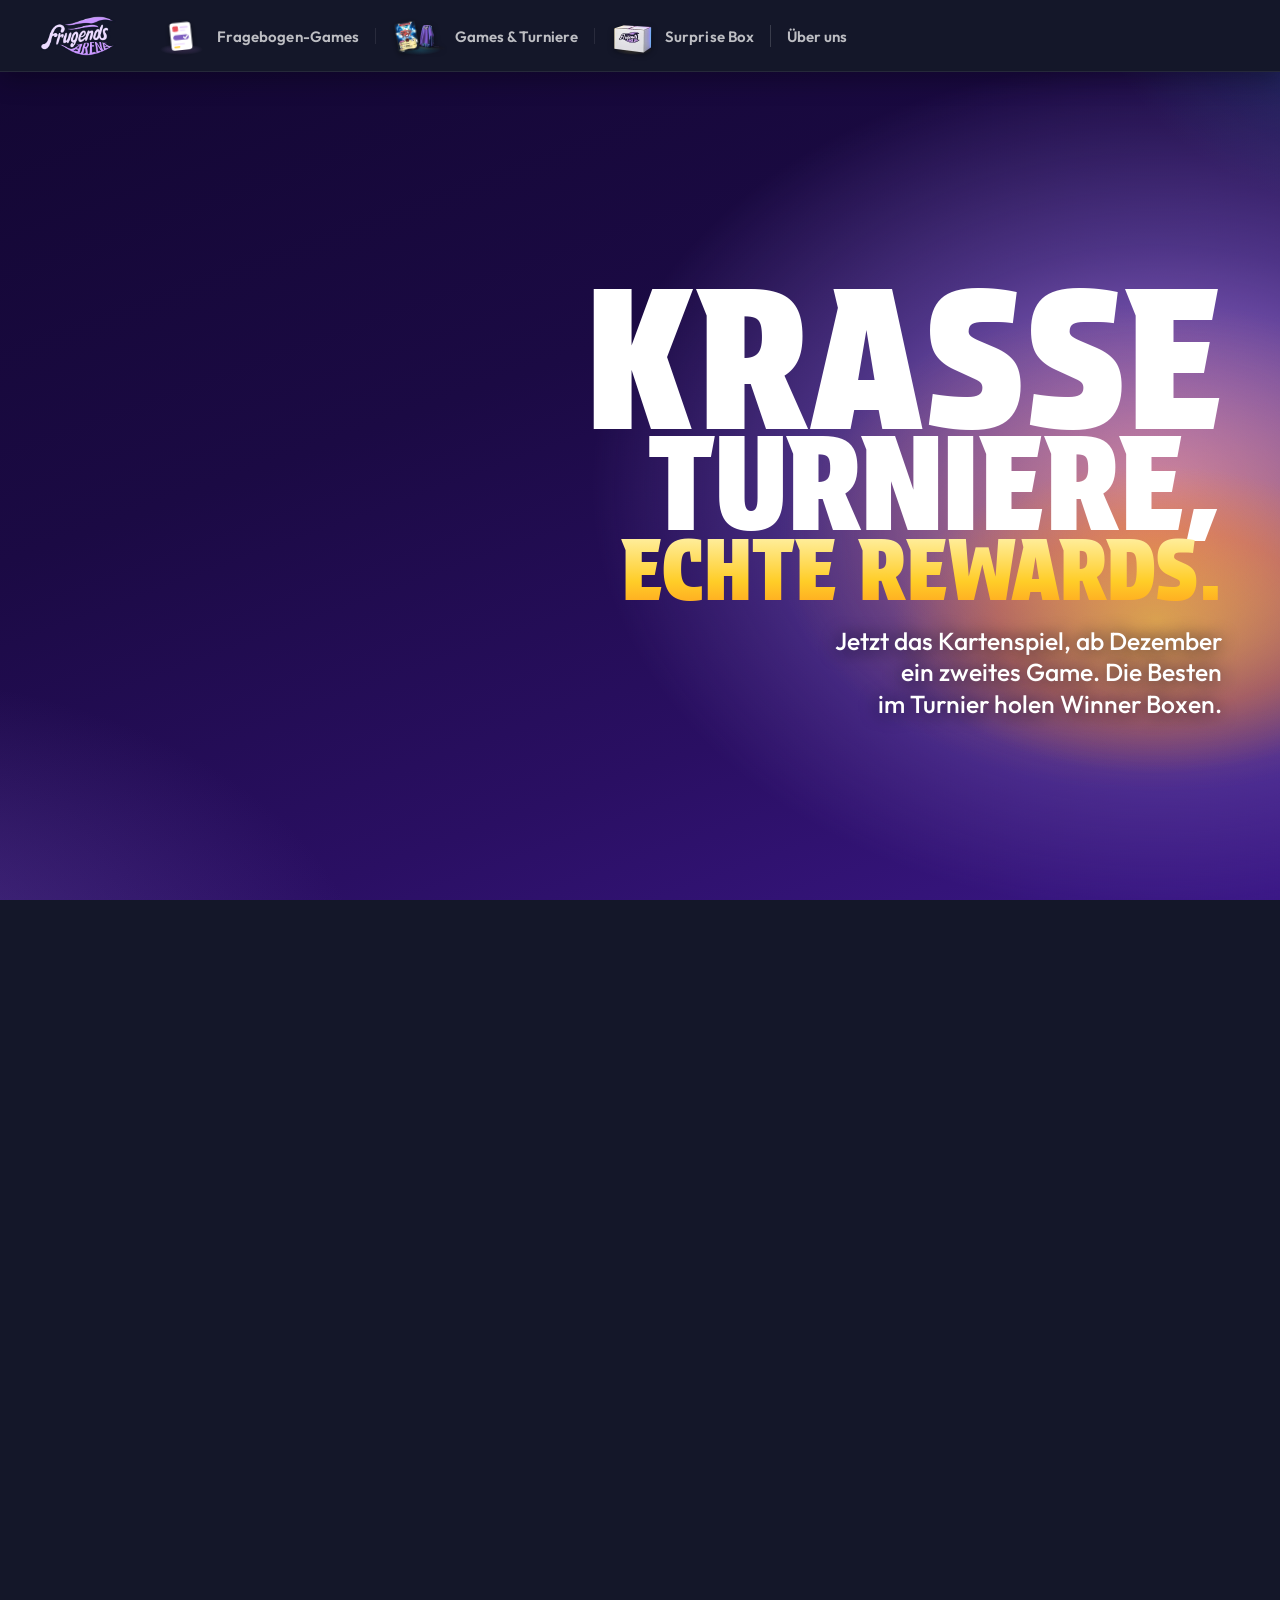
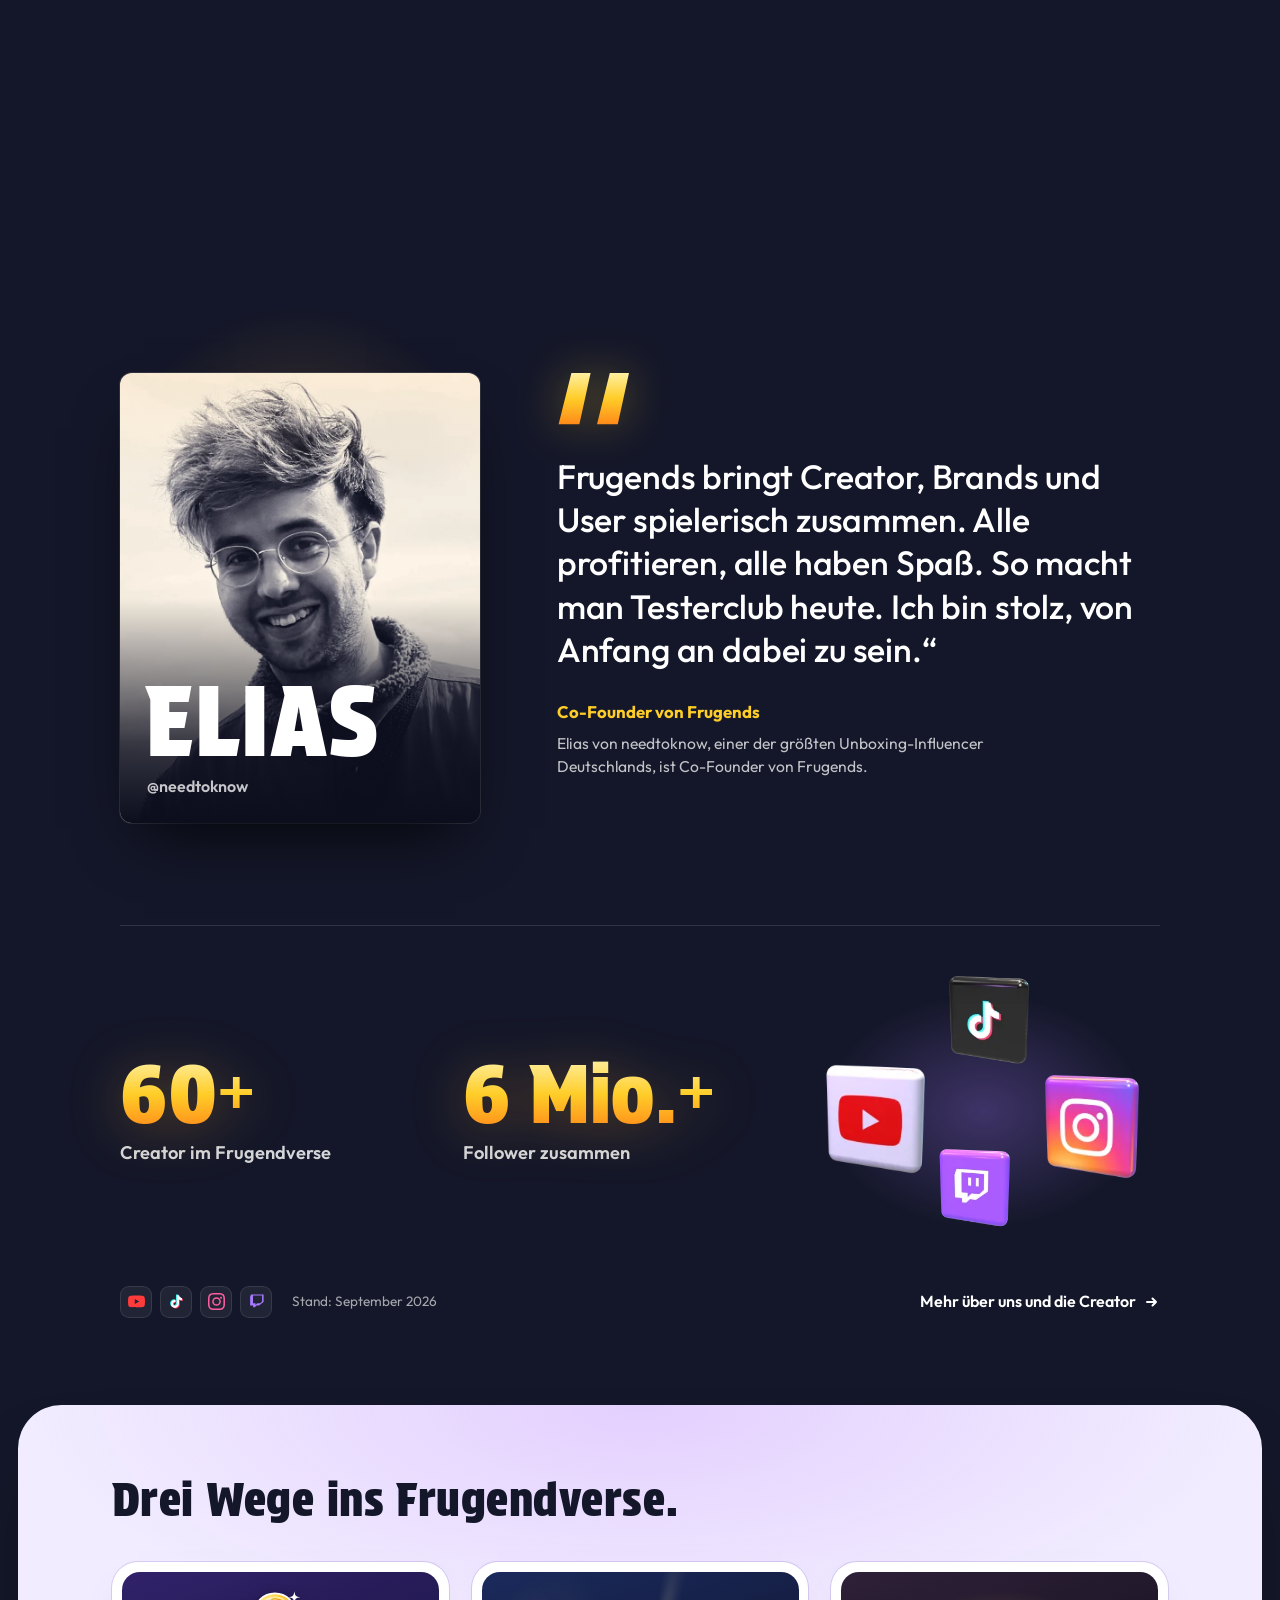
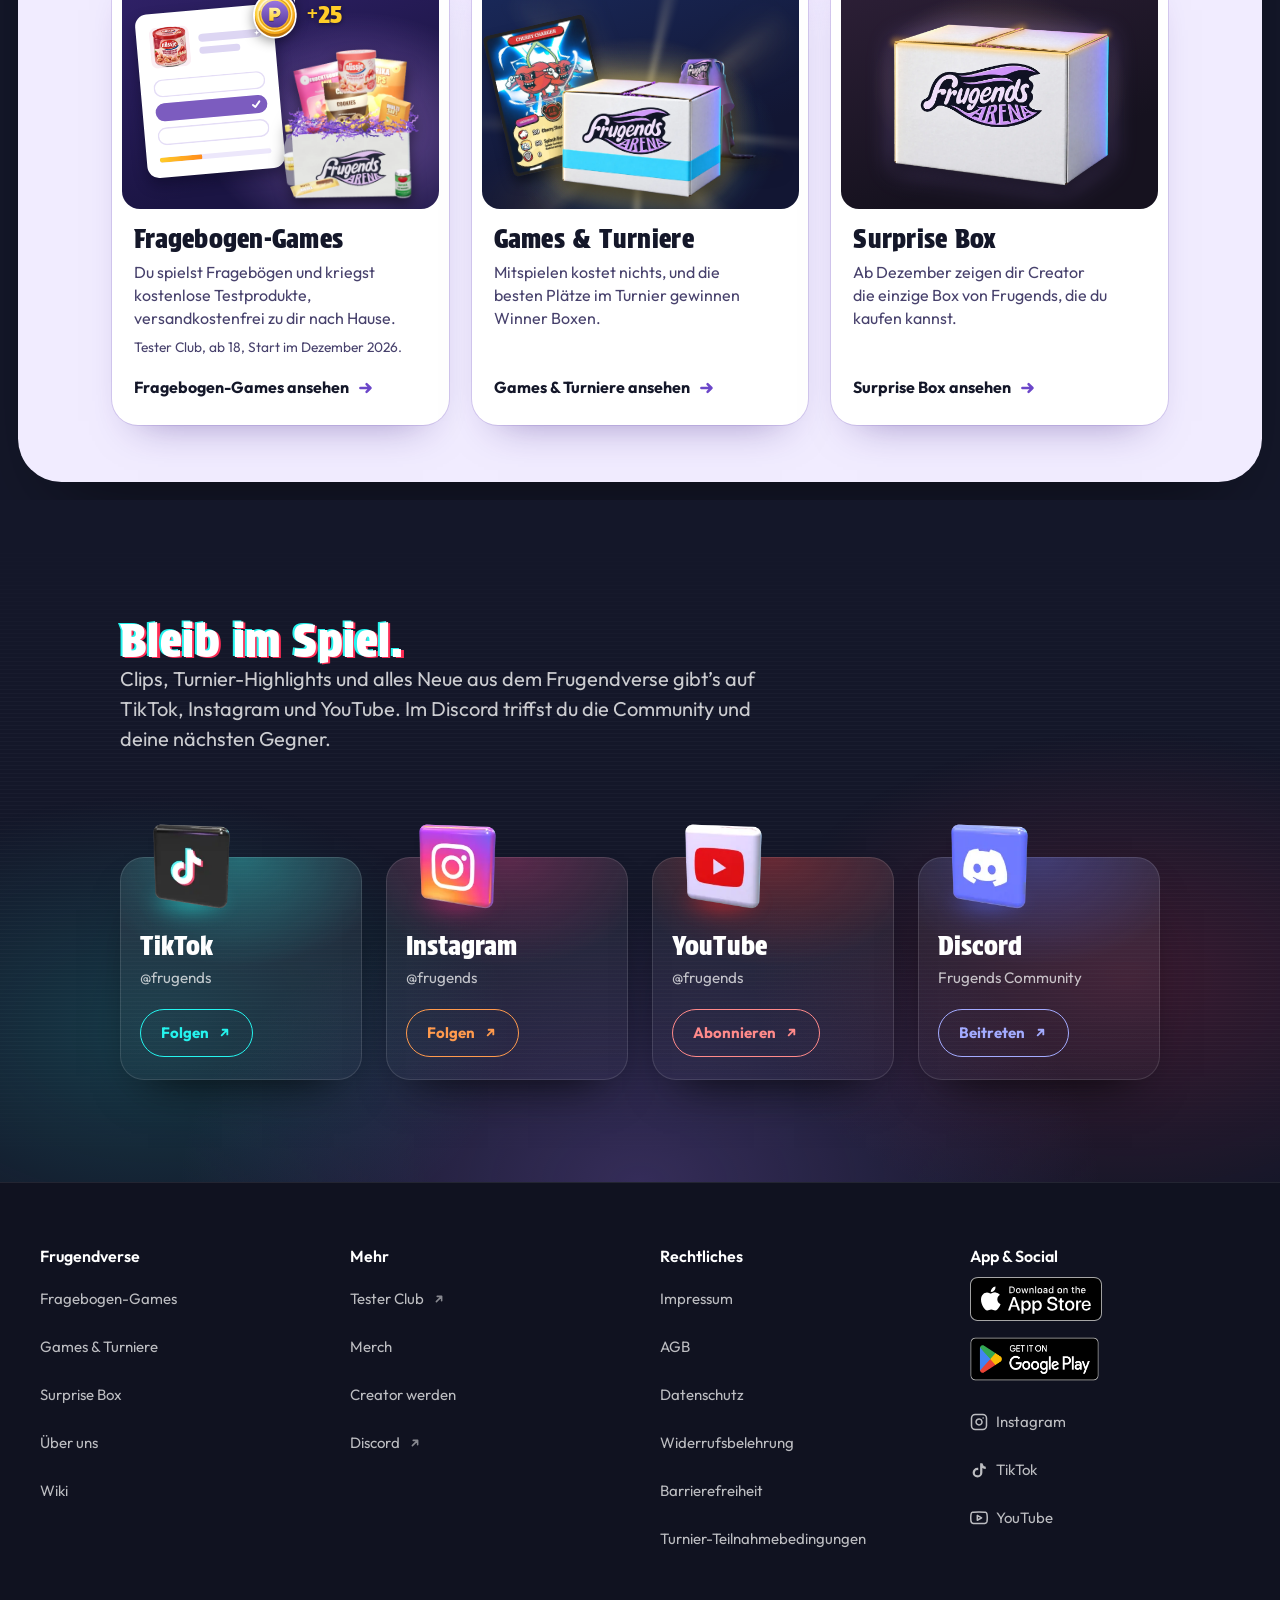
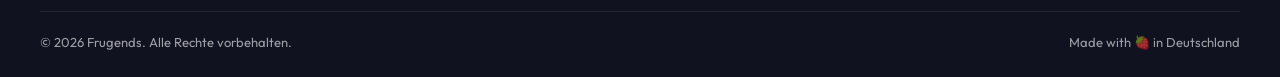
<file: index.html>
<!doctype html>
<html lang="de" class="cinema-snap">
  <head>
<meta name="robots" content="noindex, nofollow">
    <meta charset="utf-8">
    <meta name="viewport" content="width=device-width, initial-scale=1">

    
      
    

    
      <title>Frugends — Der coolste Testerclub</title>
      <meta name="description" content="Spielerisch Produkte absahnen: Spiel Fragebogen-Games für Gratis-Boxen, hol dir in Turnieren echte Rewards und sammle mit jedem Spiel Frugends Points.">
      
    

    <link rel="icon" type="image/png" href="assets/favicon.png">
    <link rel="apple-touch-icon" sizes="180x180" href="assets/apple-touch-icon.png">


    <link href="assets/tokens.css?v=mvjxis4f" rel="stylesheet" type="text/css" media="all" />
    <link href="assets/base.css?v=mvjxis4f" rel="stylesheet" type="text/css" media="all" />
    <link href="assets/components.css?v=mvjxis4f" rel="stylesheet" type="text/css" media="all" />
    <link href="assets/fg-design.css?v=mvjxis4f" rel="stylesheet" type="text/css" media="all" />
    <link href="assets/fg-app-modal.css?v=mvjxis4f" rel="stylesheet" type="text/css" media="all" />

    <style>
      /* Shopify wickelt jede Section in einen Wrapper-DIV. Die Shell
         (Header/Footer) braucht ihre Kinder als direkte body-Nachbarn
         (sticky Header, .nav-checkbox ~ Sibling-Selektoren) — analog
         zum [data-include]{display:contents}-Trick des Static-Builds. */
      .fg-contents { display: contents; }
    </style>

    
      

<script type="application/ld+json">
{
  "@context": "https://schema.org",
  "@graph": [
    {
      "@type": "Organization",
      "@id": "https://frugends.com/#organization",
      "name": "Frugends",
      "url": "https://frugends.com",
      "logo": "https://christo-malaga.github.io/frugends-relaunch-staging/assets/fg_arena_logo.png",
      "foundingDate": "2025",
      "sameAs": [
        "https://www.instagram.com/frugends/",
        "https://www.tiktok.com/@frugends",
        "https://www.youtube.com/@frugends",
        "https://www.threads.net/@frugends",
        "https://www.twitch.tv/frugends"
      ]
    },
    {
      "@type": "WebSite",
      "@id": "https://frugends.com/#website",
      "url": "https://frugends.com",
      "name": "Frugends",
      "inLanguage": "de-DE",
      "publisher": { "@id": "https://frugends.com/#organization" },
      "potentialAction": {
        "@type": "SearchAction",
        "target": "https://frugends.com/search?q={search_term_string}",
        "query-input": "required name=search_term_string"
      }
    }
  ]
}
</script>

<meta property="og:type" content="website">
<meta property="og:site_name" content="Frugends">
<meta property="og:locale" content="de_DE">
<meta property="og:title" content="Frugends — Der coolste Testerclub">
<meta property="og:description" content="Spielerisch Produkte absahnen: Spiel Fragebogen-Games für Gratis-Boxen, hol dir in Turnieren echte Rewards und sammle mit jedem Spiel Frugends Points.">
<meta property="og:url" content="https://frugends.com">
<meta property="og:image" content="https://christo-malaga.github.io/frugends-relaunch-staging/assets/fg-og-start.jpg">
<meta property="og:image:secure_url" content="https://christo-malaga.github.io/frugends-relaunch-staging/assets/fg-og-start.jpg">
<meta property="og:image:width" content="1200">
<meta property="og:image:height" content="630">
<meta property="og:image:alt" content="Frugends: Der coolste Testerclub. Spielerisch Produkte absahnen. Ein Handy mit dem Kartenspiel und eine offene Testbox voller Produkte.">
<meta name="twitter:card" content="summary_large_image">
<meta name="twitter:title" content="Frugends — Der coolste Testerclub">
<meta name="twitter:description" content="Spielerisch Produkte absahnen: Spiel Fragebogen-Games für Gratis-Boxen, hol dir in Turnieren echte Rewards und sammle mit jedem Spiel Frugends Points.">
<meta name="twitter:image" content="https://christo-malaga.github.io/frugends-relaunch-staging/assets/fg-og-start.jpg">
<meta name="twitter:image:alt" content="Frugends: Der coolste Testerclub. Spielerisch Produkte absahnen. Ein Handy mit dem Kartenspiel und eine offene Testbox voller Produkte.">

    

    <!-- Google Tag Manager -->
    <!-- GTM lokal deaktiviert (PREVIEW_TRACKING=1 zum Aktivieren) -->
    <!-- End Google Tag Manager -->
  </head>

  <body>
    
      <div id="shopify-section-sections--local__fg_header" class="shopify-section shopify-section-group-header_group fg-contents">


<a class="fg-skip" href="#main">Zum Inhalt springen</a>

<header class="site-header fg-kopf" data-fg-kopf
        data-store-ios-qr="https://apps.apple.com/de/app/frugends/id6749146042?ct=hp-qr" data-store-android-qr="https://play.google.com/store/apps/details?id=com.frugends.mobile&amp;referrer=utm_source%3Dfrugends.com%26utm_medium%3Dreferral%26utm_campaign%3Dwebsite%26utm_content%3Dqr">
  <div class="fg-kopf__bar">

    <a class="fg-kopf__logo" href="./" aria-label="Frugends Startseite" aria-current="page">
        <img src="assets/fg_arena_logo.png" alt="" width="76" height="40">
    </a>

    <nav class="fg-kopf__nav" aria-label="Hauptnavigation">
      <ul class="fg-kopf__wege" role="list">
          <li class="fg-kopf__punkt" >
            <a class="fg-kopf__weg fg-weg--produkt" data-fg-mini
               href="pages/fragebogen-games/">
<span class="fg-mini fg-mini--fragebogen" aria-hidden="true">
  <svg class="fg-mini__teil fg-mini__bogen" viewBox="0 0 20 26" focusable="false"><rect class="fg-mini__blatt" x=".5" y=".5" width="19" height="25" rx="3"/><rect class="fg-mini__produkt" x="3" y="3.5" width="5" height="5" rx="1.2"/><rect class="fg-mini__zeile" x="9.5" y="4" width="7.5" height="1.6" rx=".8"/><rect class="fg-mini__zeile fg-mini__zeile--hell" x="9.5" y="6.9" width="5" height="1.6" rx=".8"/><rect class="fg-mini__antwort" x="3" y="11.5" width="14" height="4.6" rx="2.3"/><path class="fg-mini__haken" d="M12.4 13.9l1.3 1.2 2.1-2.4"/><rect class="fg-mini__zeile fg-mini__zeile--hell" x="3" y="19" width="10" height="1.6" rx=".8"/><rect class="fg-mini__punkte" x="3" y="21.8" width="5.5" height="1.5" rx=".75"/></svg>
  <img class="fg-mini__teil fg-mini__box" src="assets/fg-nav-ikon-testbox.webp" alt="" width="120" height="132" loading="lazy" decoding="async" draggable="false">
  <svg class="fg-mini__teil fg-mini__muenze" viewBox="0 0 16 16" focusable="false"><circle class="fg-mini__muenze-rand" cx="8" cy="8" r="7.5"/><circle class="fg-mini__muenze-mitte" cx="8" cy="8" r="5.5"/><path class="fg-mini__muenze-p" d="M6.7 11.2V4.9h1.9a1.85 1.85 0 0 1 0 3.7H6.7"/></svg>
</span>

              <span class="fg-kopf__wort">Fragebogen-Games</span>
            </a>
          </li>
          <li class="fg-kopf__punkt" >
            <a class="fg-kopf__weg fg-weg--arena" data-fg-mini
               href="pages/turniere/">
<span class="fg-mini fg-mini--turniere" aria-hidden="true">
  <img class="fg-mini__teil fg-mini__cape" src="assets/fg-nav-ikon-handy.webp" alt="" width="128" height="102" loading="lazy" decoding="async" draggable="false">
  <img class="fg-mini__teil fg-mini__karte" src="assets/fg-nav-ikon-karte.webp" alt="" width="81" height="112" loading="lazy" decoding="async" draggable="false">
  <img class="fg-mini__teil fg-mini__winner" src="assets/fg-nav-ikon-winner.webp" alt="" width="132" height="102" loading="lazy" decoding="async" draggable="false">
</span>

              <span class="fg-kopf__wort">Games &amp; Turniere</span>
            </a>
          </li>
          <li class="fg-kopf__punkt" >
            <a class="fg-kopf__weg fg-weg--senke" data-fg-mini
               href="pages/surprise-box/">
<span class="fg-mini fg-mini--surprise" aria-hidden="true">
  <span class="fg-mini__teil fg-mini__licht"></span>
  <img class="fg-mini__teil fg-mini__surprise" src="assets/fg-nav-ikon-surprise.webp" alt="" width="150" height="116" loading="lazy" decoding="async" draggable="false">
</span>

              <span class="fg-kopf__wort">Surprise Box</span>
            </a>
          </li>
      </ul>
      <ul class="fg-kopf__liste" role="list">
          <li class="fg-kopf__punkt" >
            <a class="fg-kopf__weg fg-kopf__weg--text" href="pages/uber-uns/">
              <span class="fg-kopf__wort">Über uns</span>
            </a>
          </li>
      </ul>
    </nav>

    <div class="fg-kopf__rechts">
      <a class="fg-pille fg-pille--linie fg-kopf__app fg-kopf__app--linie fg-kopf__aufruf" href="pages/turniere/"
         data-fg-app="header" data-store-ios="https://apps.apple.com/de/app/frugends/id6749146042?ct=hp-header" data-store-android="https://play.google.com/store/apps/details?id=com.frugends.mobile&amp;referrer=utm_source%3Dfrugends.com%26utm_medium%3Dreferral%26utm_campaign%3Dwebsite%26utm_content%3Dheader"
         aria-haspopup="dialog">App laden</a>
      <a class="fg-pille fg-pille--glanz fg-kopf__tc fg-kopf__aufruf" href="https://testerclub.frugends.com/?utm_source=frugends.com&utm_medium=referral&utm_campaign=website&utm_content=header" target="_blank" rel="noopener">
Tester Club beitreten        <span class="fg-sr">(neuer Tab)</span>
      </a>
      <a class="fg-pille fg-pille--linie fg-kopf__app fg-kopf__app--symbol fg-kopf__aufruf" href="pages/turniere/"
         data-fg-app="header" data-store-ios="https://apps.apple.com/de/app/frugends/id6749146042?ct=hp-header" data-store-android="https://play.google.com/store/apps/details?id=com.frugends.mobile&amp;referrer=utm_source%3Dfrugends.com%26utm_medium%3Dreferral%26utm_campaign%3Dwebsite%26utm_content%3Dheader"
         aria-haspopup="dialog" aria-label="App laden">
        <svg class="fg-pille__ico" viewBox="0 0 24 24" aria-hidden="true" focusable="false"><rect x="6.5" y="2.5" width="11" height="19" rx="2.6" fill="none" stroke="currentColor" stroke-width="2"/><path d="M12 7.5v6.2M9.4 11.2 12 13.8l2.6-2.6" fill="none" stroke="currentColor" stroke-width="2" stroke-linecap="round" stroke-linejoin="round"/></svg>
      </a>

      <button type="button" class="fg-kopf__burger" data-fg-burger
              aria-expanded="false" aria-controls="fg-menue" aria-label="Menü öffnen">
        <span class="fg-kopf__burger-linie" aria-hidden="true"></span>
        <span class="fg-kopf__burger-linie" aria-hidden="true"></span>
      </button>
    </div>

  </div>
</header>

<div class="fg-menue" id="fg-menue" data-fg-menue hidden>
  <div class="fg-menue__dimmer" data-fg-menue-dimmer aria-hidden="true"></div>
  <nav class="fg-menue__tafel" aria-label="Menü">
  <div class="fg-menue__innen">

    <ul class="fg-menue__wege" role="list">
          <li class="fg-menue__stufe" style="--i: 0" >
            <a class="fg-menue__weg fg-weg--produkt" data-fg-mini href="pages/fragebogen-games/">
              <span class="fg-menue__bild">
<span class="fg-mini fg-mini--fragebogen" aria-hidden="true">
  <svg class="fg-mini__teil fg-mini__bogen" viewBox="0 0 20 26" focusable="false"><rect class="fg-mini__blatt" x=".5" y=".5" width="19" height="25" rx="3"/><rect class="fg-mini__produkt" x="3" y="3.5" width="5" height="5" rx="1.2"/><rect class="fg-mini__zeile" x="9.5" y="4" width="7.5" height="1.6" rx=".8"/><rect class="fg-mini__zeile fg-mini__zeile--hell" x="9.5" y="6.9" width="5" height="1.6" rx=".8"/><rect class="fg-mini__antwort" x="3" y="11.5" width="14" height="4.6" rx="2.3"/><path class="fg-mini__haken" d="M12.4 13.9l1.3 1.2 2.1-2.4"/><rect class="fg-mini__zeile fg-mini__zeile--hell" x="3" y="19" width="10" height="1.6" rx=".8"/><rect class="fg-mini__punkte" x="3" y="21.8" width="5.5" height="1.5" rx=".75"/></svg>
  <img class="fg-mini__teil fg-mini__box" src="assets/fg-nav-ikon-testbox.webp" alt="" width="120" height="132" loading="lazy" decoding="async" draggable="false">
  <svg class="fg-mini__teil fg-mini__muenze" viewBox="0 0 16 16" focusable="false"><circle class="fg-mini__muenze-rand" cx="8" cy="8" r="7.5"/><circle class="fg-mini__muenze-mitte" cx="8" cy="8" r="5.5"/><path class="fg-mini__muenze-p" d="M6.7 11.2V4.9h1.9a1.85 1.85 0 0 1 0 3.7H6.7"/></svg>
</span>

              </span>
              <span class="fg-menue__text">
                <span class="fg-menue__titel">Fragebogen-Games</span>
              </span>
            </a>
          </li>
          <li class="fg-menue__stufe" style="--i: 1" >
            <a class="fg-menue__weg fg-weg--arena" data-fg-mini href="pages/turniere/">
              <span class="fg-menue__bild">
<span class="fg-mini fg-mini--turniere" aria-hidden="true">
  <img class="fg-mini__teil fg-mini__cape" src="assets/fg-nav-ikon-handy.webp" alt="" width="128" height="102" loading="lazy" decoding="async" draggable="false">
  <img class="fg-mini__teil fg-mini__karte" src="assets/fg-nav-ikon-karte.webp" alt="" width="81" height="112" loading="lazy" decoding="async" draggable="false">
  <img class="fg-mini__teil fg-mini__winner" src="assets/fg-nav-ikon-winner.webp" alt="" width="132" height="102" loading="lazy" decoding="async" draggable="false">
</span>

              </span>
              <span class="fg-menue__text">
                <span class="fg-menue__titel">Games &amp; Turniere</span>
              </span>
            </a>
          </li>
          <li class="fg-menue__stufe" style="--i: 2" >
            <a class="fg-menue__weg fg-weg--senke" data-fg-mini href="pages/surprise-box/">
              <span class="fg-menue__bild">
<span class="fg-mini fg-mini--surprise" aria-hidden="true">
  <span class="fg-mini__teil fg-mini__licht"></span>
  <img class="fg-mini__teil fg-mini__surprise" src="assets/fg-nav-ikon-surprise.webp" alt="" width="150" height="116" loading="lazy" decoding="async" draggable="false">
</span>

              </span>
              <span class="fg-menue__text">
                <span class="fg-menue__titel">Surprise Box</span>
              </span>
            </a>
          </li>
    </ul>

    <ul class="fg-menue__links fg-menue__stufe" style="--i: 3" role="list">
          <li >
            <a class="fg-menue__link" href="pages/uber-uns/"
>
Über uns            </a>
          </li>
          <li >
            <a class="fg-menue__link" href="pages/wiki/"
>
Wiki            </a>
          </li>
          <li >
            <a class="fg-menue__link" href="pages/merch/"
>
Merch            </a>
          </li>
          <li >
            <a class="fg-menue__link" href="https://discord.gg/ZKPhmDGtXy"
 target="_blank" rel="noopener">
Discord                <svg class="fg-raus" viewBox="0 0 16 16" aria-hidden="true" focusable="false"><path d="M5 11 11 5M6 5h5v5" fill="none" stroke="currentColor" stroke-width="1.8" stroke-linecap="round" stroke-linejoin="round"/></svg>
                <span class="fg-sr">(neuer Tab)</span>
            </a>
          </li>
    </ul>

    <div class="fg-menue__aufrufe fg-menue__stufe" style="--i: 4">
      <a class="fg-pille fg-pille--gross fg-pille--glanz" href="https://testerclub.frugends.com/?utm_source=frugends.com&utm_medium=referral&utm_campaign=website&utm_content=menu" target="_blank" rel="noopener">
Tester Club beitreten        <span class="fg-sr">(neuer Tab)</span>
      </a>
      <a class="fg-pille fg-pille--gross fg-pille--linie" href="pages/turniere/"
         data-fg-app="menu" data-store-ios="https://apps.apple.com/de/app/frugends/id6749146042?ct=hp-menu" data-store-android="https://play.google.com/store/apps/details?id=com.frugends.mobile&amp;referrer=utm_source%3Dfrugends.com%26utm_medium%3Dreferral%26utm_campaign%3Dwebsite%26utm_content%3Dmenu"
         aria-haspopup="dialog">App laden</a>
    </div>

  </div>
  </nav>
</div>


</div>
<div id="shopify-section-sections--local__my_company" class="shopify-section shopify-section-group-header_group">



</div>
    

    <main id="main">
      <div id="shopify-section-template--local__hero" class="shopify-section"><script>
  (function (h) {
    if ((window.scrollY || 0) > 5) return;
    h.classList.add('fgi-startbild-an');
    window.addEventListener('scroll', function () {
      if (window.scrollY > 24 && !document.querySelector('.fgi-start')) h.classList.remove('fgi-startbild-an');
    }, { passive: true });
  })(document.documentElement);
</script>
<link href="assets/fgi-hero.css?v=mvjxis4f" rel="stylesheet" type="text/css" media="all" />
<section class="fgi fgi-insel" data-fg-island="hero" data-section-id="template--local__hero">
  <div data-fg-root>
<div class="fgi-fallback"><div class="fgi-fallback__erst"><div class="h3d__intro"><div class="h3d__intro-inner container"><div class="p-hero__text fgi-intro"><h1 id="hero-titel" class="p-hero__titel fgi-titel"><span class="fgi-titel__satz">Der coolste Testerclub.</span> <span class="fgi-titel__satz">Spielerisch Produkte absahnen.</span></h1><p class="p-hero__sub fgi-unterzeile"><span class="p-hero__satz"><span class="p-hero__vorpfeil">Fragebögen<svg class="p-hero__pfeil" viewBox="0 0 24 14" aria-hidden="true" focusable="false"><path d="M1.5 7h19M14.5 1.5L20.5 7l-6 5.5" fill="none" stroke="currentColor" stroke-width="2.4" stroke-linecap="round" stroke-linejoin="round"></path></svg></span> <span class="p-hero__vorpfeil">Games<svg class="p-hero__pfeil" viewBox="0 0 24 14" aria-hidden="true" focusable="false"><path d="M1.5 7h19M14.5 1.5L20.5 7l-6 5.5" fill="none" stroke="currentColor" stroke-width="2.4" stroke-linecap="round" stroke-linejoin="round"></path></svg></span> <span class="p-hero__wort">Gratis-Boxen.</span></span></p><div class="fgi-aufrufe"><div class="fgi-aufruf"><button type="button" class="fg-pille fg-pille--gross fgi-app" aria-haspopup="dialog" data-app-ort="hero" data-store-ios="https://apps.apple.com/de/app/frugends/id6749146042?ct=hp-hero" data-store-android="https://play.google.com/store/apps/details?id=com.frugends.mobile&amp;referrer=utm_source%3Dfrugends.com%26utm_medium%3Dreferral%26utm_campaign%3Dwebsite%26utm_content%3Dhero"><svg class="fg-pille__ico" viewBox="0 0 24 24" aria-hidden="true" focusable="false"><rect x="6.5" y="2.5" width="11" height="19" rx="2.6" fill="none" stroke="currentColor" stroke-width="2"></rect><path d="M12 7.5v6.2M9.4 11.2 12 13.8l2.6-2.6" fill="none" stroke="currentColor" stroke-width="2" stroke-linecap="round" stroke-linejoin="round"></path></svg><span class="fgi-lang">App laden</span><span class="fgi-kurz" aria-hidden="true">App laden</span></button></div><div class="fgi-aufruf"><a class="fg-pille fg-pille--gross fg-pille--linie fgi-tc" href="https://testerclub.frugends.com/?utm_source=frugends.com&amp;utm_medium=referral&amp;utm_campaign=website&amp;utm_content=hero" target="_blank" rel="noopener" title="Voranmeldung als Tester: Bewerbung jetzt, ab 18, Start des Tester Clubs im Dezember 2026"><span class="fgi-lang">Tester Club beitreten</span><span class="fgi-kurz" aria-hidden="true">Tester Club beitreten</span></a></div></div></div><div class="fgi-startbild" aria-hidden="true"><div class="fgi-startbild__welt"><div class="fgi-startbild__licht"></div><div class="fgi-startbild__strahlen"></div><div class="fgi-startbild__korn"></div></div><div class="fgi-startbild__dinge"><span class="fgi-startbild__ding fgi-startbild__ding--box"></span><span class="fgi-startbild__ding fgi-startbild__ding--handy"></span></div></div></div></div><button type="button" class="h3d__hinweis" data-ruht="" aria-label="Weiter" aria-describedby=":R9:"><span class="h3d__hinweis-inhalt"><span class="h3d__dial" aria-hidden="true"><span class="h3d__dial-glut"></span><span class="h3d__dial-welle"></span><span class="h3d__dial-spur"></span><span class="h3d__dial-halb h3d__dial-halb--r"><span class="h3d__dial-bogen"></span></span><span class="h3d__dial-halb h3d__dial-halb--l"><span class="h3d__dial-bogen"></span></span><span class="h3d__dial-station" style="--w:77.42deg"></span><span class="h3d__dial-station" style="--w:154.84deg"></span><span class="h3d__dial-station" style="--w:232.26deg"></span><span class="h3d__dial-station" style="--w:312.58deg"></span><span class="h3d__dial-kopf"></span><span class="h3d__dial-mitte"><span class="h3d__geste"><span class="h3d__geste-welle"></span><span class="h3d__geste-hand"><svg viewBox="4 4 16 20" focusable="false" aria-hidden="true"><path fill="currentColor" d="M18.84 15.87l-4.54-2.26c-.17-.07-.35-.11-.54-.11H13v-6c0-.83-.67-1.5-1.5-1.5S10 6.67 10 7.5v10.74l-3.43-.72c-.08-.01-.15-.03-.24-.03-.31 0-.59.13-.79.33l-.79.8 4.94 4.94c.27.27.65.44 1.06.44h6.79c.75 0 1.36-.55 1.47-1.28l.75-5.27c.01-.07.02-.14.02-.2 0-.62-.38-1.16-.91-1.38z"></path></svg></span></span></span></span></span></button><span id=":R9:" class="h3d__hinweis-sr">So funktioniert’s</span><span class="fgi-tipp__text" aria-hidden="true">So funktioniert’s</span><a class="fgi-tipp__weg" href="#fgi-nach-hero">Überspringen</a></div><ol id="fgi-beats" class="fgi-fallback__beats" aria-label="Das Frugendverse"><li><strong>Free Unboxing für deine Fragebogen-Games.</strong> Spiel dich durch die Fragen und hol dir die Testbox mit neuen Sachen cooler Brands. Versand inklusive, ab 18. <a href="pages/fragebogen-games/">Fragebogen-Game ausprobieren</a></li><li><strong>Krasse Turniere, echte Rewards.</strong> Jetzt das Kartenspiel, ab Dezember ein zweites Game. Die Besten im Turnier holen Winner Boxen. <a href="pages/turniere/">Games &amp; Turniere ansehen</a></li><li><strong>Die Surprise Box. Ab Dezember.</strong> Deine Lieblings-Creator zeigen sie zuerst, dann packst du selbst aus. Die einzige Box von Frugends, die du kaufen kannst. <a href="pages/surprise-box/">Surprise Box ansehen</a></li><li><strong>Jedes Spiel bringt Frugends Points.</strong> Sammle sie, steig Level für Level auf und hol dir Rewards. Je mehr Points, desto größer die Box.</li></ol><span id="fgi-nach-hero" class="fgi-nach-hero" tabindex="-1"></span></div>
  </div>
</section>
<script type="module" src="assets/fgi-hero.js?v=mvjxis4f"></script>


</div>
<div id="shopify-section-template--local__creator" class="shopify-section"><link href="assets/fgi-elias.css?v=mvjxis4f" rel="stylesheet" type="text/css" media="all" />
<section id="creator" class="fgi fgi-insel fgi-elias-insel" data-fg-island="elias" data-section-id="template--local__creator" aria-labelledby="creator-titel">
  <div data-fg-root>
<div class="fge"><div class="fge__innen"><h2 id="creator-titel" class="fge-sr">Creator im Frugendverse</h2><figure class="fge__stimme"><div class="fge__bild"><figure class="rw-held"><div class="rw-held__bild"><img src="assets/fgi-elias-giOr6X70.webp" width="800" height="1000" alt="Elias (@needtoknow), Co-Founder von Frugends" loading="lazy" decoding="async"/></div><figcaption><span class="rw-held__name">Elias</span><span class="rw-held__handle">@needtoknow</span></figcaption></figure></div><blockquote class="fge__zitat"><svg class="fge__marke" viewBox="0 0 96 64" aria-hidden="true" focusable="false"><defs><linearGradient id="fge-marke-gold" x1="0" y1="0" x2="0" y2="1"><stop offset="0" stop-color="#ffefa0"></stop><stop offset="0.5" stop-color="#ffcd28"></stop><stop offset="1" stop-color="#ff8a1a"></stop></linearGradient></defs><path d="M18 0h24L28 64H2Z M66 0h24L76 64H50Z" fill="url(#fge-marke-gold)"></path></svg><p>Frugends bringt Creator, Brands und User spielerisch zusammen. Alle profitieren, alle haben Spaß. So macht man Testerclub heute. Ich bin stolz, von Anfang an dabei zu sein.“</p></blockquote><figcaption class="fge__von"><span class="fge__rolle">Co-Founder von Frugends</span><span class="fge__satz">Elias von needtoknow, einer der größten Unboxing-Influencer Deutschlands, ist Co-Founder von Frugends.</span></figcaption></figure><div class="fge-band"><dl class="fge-kpis"><div class="fge-kpi fge-kpi--creator"><dt>Creator im Frugendverse</dt><dd><span class="fge-sr">60+</span><span class="fge-kpi__zahl" data-kpi="creator" aria-hidden="true">60+</span></dd></div><div class="fge-kpi fge-kpi--follower"><dt>Follower zusammen</dt><dd><span class="fge-sr">6 Mio.+</span><span class="fge-kpi__zahl" data-kpi="follower" aria-hidden="true">6 Mio.+</span></dd></div></dl><div class="fge-kacheln"><span class="fge-kachel fge-kachel--0"><span class="fg-kachel fg-kachel--youtube" aria-hidden="true"><img class="fg-kachel__streifen" src="assets/fg-kachel-youtube.webp" width="4608" height="192" alt="" loading="lazy" decoding="async" draggable="false"/></span></span><span class="fge-kachel fge-kachel--1"><span class="fg-kachel fg-kachel--tiktok" aria-hidden="true"><img class="fg-kachel__streifen" src="assets/fg-kachel-tiktok.webp" width="4608" height="192" alt="" loading="lazy" decoding="async" draggable="false"/></span></span><span class="fge-kachel fge-kachel--2"><span class="fg-kachel fg-kachel--instagram" aria-hidden="true"><img class="fg-kachel__streifen" src="assets/fg-kachel-instagram.webp" width="4608" height="192" alt="" loading="lazy" decoding="async" draggable="false"/></span></span><span class="fge-kachel fge-kachel--3"><span class="fg-kachel fg-kachel--twitch" aria-hidden="true"><img class="fg-kachel__streifen" src="assets/fg-kachel-twitch.webp" width="4608" height="192" alt="" loading="lazy" decoding="async" draggable="false"/></span></span></div><div class="fge-band__fuss"><ul class="fge-glyphen" aria-label="Plattformen der Creator"><li class="fge-glyph fge-glyph--youtube"><svg viewBox="0 0 24 24" aria-hidden="true" focusable="false"><path d="M23.5 6.2a3.02 3.02 0 0 0-2.12-2.14C19.5 3.55 12 3.55 12 3.55s-7.5 0-9.38.51A3.02 3.02 0 0 0 .5 6.2 31.5 31.5 0 0 0 0 12a31.5 31.5 0 0 0 .5 5.8 3.02 3.02 0 0 0 2.12 2.14c1.88.51 9.38.51 9.38.51s7.5 0 9.38-.51a3.02 3.02 0 0 0 2.12-2.14A31.5 31.5 0 0 0 24 12a31.5 31.5 0 0 0-.5-5.8zM9.6 15.6V8.4l6.2 3.6z" fill="currentColor" fill-rule="evenodd"></path></svg><span class="fge-sr">YouTube</span></li><li class="fge-glyph fge-glyph--tiktok"><svg viewBox="0 0 24 24" aria-hidden="true" focusable="false"><path d="M16.6 5.82s.51.5 0 0A4.28 4.28 0 0 1 15.54 3h-3.09v12.4a2.59 2.59 0 0 1-2.59 2.5 2.6 2.6 0 0 1-2.6-2.6c0-1.72 1.66-3.01 3.37-2.48V9.66c-3.45-.46-6.47 2.22-6.47 5.64 0 3.33 2.76 5.7 5.69 5.7 3.14 0 5.69-2.55 5.69-5.7V9.01a7.35 7.35 0 0 0 4.3 1.38V7.3s-1.88.09-3.24-1.48z" fill="#25F4EE" transform="translate(-1.2,-0.8)"></path><path d="M16.6 5.82s.51.5 0 0A4.28 4.28 0 0 1 15.54 3h-3.09v12.4a2.59 2.59 0 0 1-2.59 2.5 2.6 2.6 0 0 1-2.6-2.6c0-1.72 1.66-3.01 3.37-2.48V9.66c-3.45-.46-6.47 2.22-6.47 5.64 0 3.33 2.76 5.7 5.69 5.7 3.14 0 5.69-2.55 5.69-5.7V9.01a7.35 7.35 0 0 0 4.3 1.38V7.3s-1.88.09-3.24-1.48z" fill="#FE2C55" transform="translate(1.2,0.8)"></path><path d="M16.6 5.82s.51.5 0 0A4.28 4.28 0 0 1 15.54 3h-3.09v12.4a2.59 2.59 0 0 1-2.59 2.5 2.6 2.6 0 0 1-2.6-2.6c0-1.72 1.66-3.01 3.37-2.48V9.66c-3.45-.46-6.47 2.22-6.47 5.64 0 3.33 2.76 5.7 5.69 5.7 3.14 0 5.69-2.55 5.69-5.7V9.01a7.35 7.35 0 0 0 4.3 1.38V7.3s-1.88.09-3.24-1.48z" fill="#fff"></path></svg><span class="fge-sr">TikTok</span></li><li class="fge-glyph fge-glyph--instagram"><svg viewBox="0 0 24 24" aria-hidden="true" focusable="false"><path d="M12 2.16c3.2 0 3.58.01 4.85.07 3.25.15 4.77 1.69 4.92 4.92.06 1.27.07 1.65.07 4.85s-.01 3.58-.07 4.85c-.15 3.23-1.66 4.77-4.92 4.92-1.27.06-1.65.07-4.85.07s-3.58-.01-4.85-.07c-3.26-.15-4.77-1.7-4.92-4.92-.06-1.27-.07-1.65-.07-4.85s.01-3.58.07-4.85C2.38 3.92 3.9 2.38 7.15 2.23 8.42 2.17 8.8 2.16 12 2.16M12 0C8.74 0 8.33.01 7.05.07 2.7.27.27 2.69.07 7.05.01 8.33 0 8.74 0 12s.01 3.67.07 4.95c.2 4.36 2.62 6.78 6.98 6.98C8.33 23.99 8.74 24 12 24s3.67-.01 4.95-.07c4.35-.2 6.78-2.62 6.98-6.98.06-1.28.07-1.69.07-4.95s-.01-3.67-.07-4.95c-.2-4.35-2.62-6.78-6.98-6.98C15.67.01 15.26 0 12 0m0 5.84A6.16 6.16 0 1 0 18.16 12 6.16 6.16 0 0 0 12 5.84M12 16a4 4 0 1 1 4-4 4 4 0 0 1-4 4m6.41-10.85a1.44 1.44 0 1 0 1.44 1.44 1.44 1.44 0 0 0-1.44-1.44z" fill="currentColor" fill-rule="evenodd"></path></svg><span class="fge-sr">Instagram</span></li><li class="fge-glyph fge-glyph--twitch"><svg viewBox="0 0 24 24" aria-hidden="true" focusable="false"><path d="M4.27 2 3 5.27v12.46h4.27V20h2.4l2.26-2.27h3.47L22 12.53V2zm15.6 9.87-2.67 2.66h-4.27l-2.33 2.34v-2.34H7.07V3.6h12.8z" fill="currentColor" fill-rule="evenodd"></path></svg><span class="fge-sr">Twitch</span></li></ul><p class="fge__stand">Stand: September 2026</p><a class="fge__link" href="pages/uber-uns/#creator">Mehr über uns und die Creator<svg viewBox="0 0 16 16" width="16" height="16" aria-hidden="true" focusable="false"><path d="M3 8h9M8.5 4.5 12 8l-3.5 3.5" fill="none" stroke="currentColor" stroke-width="2" stroke-linecap="round" stroke-linejoin="round"></path></svg></a></div></div></div></div>
  </div>
</section>
<script type="module" src="assets/fgi-elias.js?v=mvjxis4f"></script>


</div>
<div id="shopify-section-template--local__tueren" class="shopify-section"><link href="assets/fgi-tueren.css?v=mvjxis4f" rel="stylesheet" type="text/css" media="all" />
<section class="fgi fgi-insel" data-fg-island="tueren" data-du-bist-hier="keine" data-section-id="template--local__tueren">
  <div data-fg-root>
<div class="fgw-sektion"><div class="fgw-sektion__innen"><p class="fgw-hier fgw-hier--fragebogen-games" aria-current="page"><span class="fgw-hier__punkt" aria-hidden="true"></span><span class="fgw-hier__vor">Du bist hier:</span><strong class="fgw-hier__name">Fragebogen-Games</strong><span class="fg-szene fgw-hier__szene" aria-hidden="true"><img class="fg-szene__folge" src="assets/fg-nav-szene-fragebogen.webp" width="2304" height="96" alt="" loading="lazy" decoding="async" draggable="false"/></span></p><p class="fgw-hier fgw-hier--turniere" aria-current="page"><span class="fgw-hier__punkt" aria-hidden="true"></span><span class="fgw-hier__vor">Du bist hier:</span><strong class="fgw-hier__name">Games &amp; Turniere</strong><span class="fg-szene fgw-hier__szene" aria-hidden="true"><img class="fg-szene__folge" src="assets/fg-nav-szene-turniere.webp" width="2304" height="96" alt="" loading="lazy" decoding="async" draggable="false"/></span></p><p class="fgw-hier fgw-hier--surprise-box" aria-current="page"><span class="fgw-hier__punkt" aria-hidden="true"></span><span class="fgw-hier__vor">Du bist hier:</span><strong class="fgw-hier__name">Surprise Box</strong><span class="fg-szene fgw-hier__szene" aria-hidden="true"><img class="fg-szene__folge" src="assets/fg-nav-szene-surprise.webp" width="2304" height="96" alt="" loading="lazy" decoding="async" draggable="false"/></span></p><h2 class="fgw-sektion__titel"><span class="fgw-titel--start">Drei Wege ins Frugendverse.</span><span class="fgw-titel--pfad">Noch zwei Wege ins Frugendverse.</span></h2><ul class="fgw-liste"><li class="fgw fgw--fragebogen-games"><div class="fgw__szene" aria-hidden="true"><span class="fgw-fb__bogen"><span class="fgw-fb__kopf"><img class="fgw-fb__produkt" src="assets/fgi-nuessje-strawberry-cheesecake-aSY-u2sn.webp" width="300" height="300" alt="" loading="lazy" decoding="async" draggable="false"/><span class="fgw-fb__frage"><i></i><i></i></span></span><span class="fgw-fb__antworten"><i class="fgw-fb__antwort"></i><i class="fgw-fb__antwort fgw-fb__antwort--wahl"><svg viewBox="0 0 16 16" aria-hidden="true" focusable="false"><path d="M3.5 8.5 6.5 11.5 12.5 4.5"></path></svg></i><i class="fgw-fb__antwort"></i></span><span class="fgw-fb__fortschritt"><i></i></span></span><span class="fgw-fb__muenze"><img src="data:image/svg+xml,%3Csvg%20xmlns%3D%22http%3A%2F%2Fwww.w3.org%2F2000%2Fsvg%22%20viewBox%3D%220%200%20120%20120%22%3E%3Cdefs%3E%0A%3CradialGradient%20id%3D%22f%22%20cx%3D%22.34%22%20cy%3D%22.3%22%20r%3D%22.85%22%3E%3Cstop%20offset%3D%220%22%20stop-color%3D%22%23fff4b8%22%2F%3E%3Cstop%20offset%3D%22.42%22%20stop-color%3D%22%23ffd23d%22%2F%3E%3Cstop%20offset%3D%221%22%20stop-color%3D%22%23f0960c%22%2F%3E%3C%2FradialGradient%3E%0A%3ClinearGradient%20id%3D%22m%22%20x1%3D%220%22%20y1%3D%220%22%20x2%3D%220%22%20y2%3D%221%22%3E%3Cstop%20offset%3D%220%22%20stop-color%3D%22%239a76e0%22%2F%3E%3Cstop%20offset%3D%221%22%20stop-color%3D%22%2355399a%22%2F%3E%3C%2FlinearGradient%3E%0A%3ClinearGradient%20id%3D%22p%22%20x1%3D%220%22%20y1%3D%220%22%20x2%3D%220%22%20y2%3D%221%22%3E%3Cstop%20offset%3D%220%22%20stop-color%3D%22%23fff1a8%22%2F%3E%3Cstop%20offset%3D%221%22%20stop-color%3D%22%23ffcd28%22%2F%3E%3C%2FlinearGradient%3E%0A%3C%2Fdefs%3E%0A%3Cg%20transform%3D%22translate(56%2058)%22%3E%3Ccircle%20cy%3D%226%22%20r%3D%2250%22%20fill%3D%22%23fff%22%2F%3E%3Ccircle%20r%3D%2250%22%20fill%3D%22%23fff%22%2F%3E%0A%3Ccircle%20cy%3D%226%22%20r%3D%2246%22%20fill%3D%22%23bf760a%22%2F%3E%3Ccircle%20r%3D%2246%22%20fill%3D%22url(%23f)%22%2F%3E%0A%3Ccircle%20r%3D%2239%22%20fill%3D%22none%22%20stroke%3D%22%23ffeaa3%22%20stroke-width%3D%223%22%2F%3E%3Ccircle%20r%3D%2235.5%22%20fill%3D%22none%22%20stroke%3D%22%23c9820c%22%20stroke-width%3D%222%22%20opacity%3D%22.75%22%2F%3E%0A%3Ccircle%20r%3D%2231%22%20fill%3D%22url(%23m)%22%2F%3E%0A%3Cpath%20d%3D%22M-13%20-15H2A11%2011%200%200%201%202%207H-3V15H-13ZM-3%20-7H1A3%203%200%200%201%201%20-1H-3Z%22%20transform%3D%22translate(0%202.6)%22%20fill%3D%22%2324173f%22%20fill-rule%3D%22evenodd%22%20opacity%3D%22.55%22%2F%3E%0A%3Cpath%20d%3D%22M-13%20-15H2A11%2011%200%200%201%202%207H-3V15H-13ZM-3%20-7H1A3%203%200%200%201%201%20-1H-3Z%22%20fill%3D%22url(%23p)%22%20fill-rule%3D%22evenodd%22%2F%3E%0A%3Cpath%20d%3D%22M-35%20-10A37%2037%200%200%201%20-10%20-35%22%20fill%3D%22none%22%20stroke%3D%22%23fff%22%20stroke-width%3D%225%22%20stroke-linecap%3D%22round%22%20opacity%3D%22.6%22%2F%3E%3C%2Fg%3E%0A%3Cg%20transform%3D%22translate(101%2019)%22%3E%3Cpath%20d%3D%22M0%20-14C1.5%20-3%203%20-1.5%2014%200C3%201.5%201.5%203%200%2014C-1.5%203%20-3%201.5%20-14%200C-3%20-1.5%20-1.5%20-3%200%20-14Z%22%20fill%3D%22%23fff%22%2F%3E%3C%2Fg%3E%0A%3Cg%20transform%3D%22translate(14%20101)%20scale(.5)%22%3E%3Cpath%20d%3D%22M0%20-14C1.5%20-3%203%20-1.5%2014%200C3%201.5%201.5%203%200%2014C-1.5%203%20-3%201.5%20-14%200C-3%20-1.5%20-1.5%20-3%200%20-14Z%22%20fill%3D%22%23fff%22%2F%3E%3C%2Fg%3E%0A%3C%2Fsvg%3E" width="120" height="120" alt="" draggable="false"/><b>+25</b></span><span class="fgw-fb__box fgw__vt"><img class="fgw-fb__boxbild" src="assets/fgi-surprise-box-v5W9mDfN.webp" width="680" height="720" alt="" loading="lazy" decoding="async" draggable="false"/></span></div><div class="fgw__text"><h3 class="fgw__titel">Fragebogen-Games</h3><p class="fgw__satz">Du spielst Fragebögen und kriegst kostenlose Testprodukte, versandkostenfrei zu dir nach Hause.</p><p class="fgw__hinweis">Tester Club, ab 18, Start im Dezember 2026.</p><a class="fgw__link" href="pages/fragebogen-games/">Fragebogen-Games ansehen<svg viewBox="0 0 16 16" aria-hidden="true" focusable="false"><path d="M3 8h9M8.5 4.5 12 8l-3.5 3.5"></path></svg></a></div></li><li class="fgw fgw--turniere"><div class="fgw__szene" aria-hidden="true"><span class="vt-glanz" aria-hidden="true"><i class="vt-glanz__strahlen"></i><i class="vt-glanz__strahlen vt-glanz__strahlen--2"></i><i class="vt-glanz__halo"></i><svg class="vt-glanz__funke" viewBox="-14 -14 28 28" style="left:13%;top:15%;--d:0s;--s:1"><path d="M0 -14C1.5 -3 3 -1.5 14 0C3 1.5 1.5 3 0 14C-1.5 3 -3 1.5 -14 0C-3 -1.5 -1.5 -3 0 -14Z"></path></svg><svg class="vt-glanz__funke" viewBox="-14 -14 28 28" style="left:86%;top:10%;--d:1.1s;--s:0.7"><path d="M0 -14C1.5 -3 3 -1.5 14 0C3 1.5 1.5 3 0 14C-1.5 3 -3 1.5 -14 0C-3 -1.5 -1.5 -3 0 -14Z"></path></svg><svg class="vt-glanz__funke" viewBox="-14 -14 28 28" style="left:92%;top:38%;--d:2.4s;--s:1"><path d="M0 -14C1.5 -3 3 -1.5 14 0C3 1.5 1.5 3 0 14C-1.5 3 -3 1.5 -14 0C-3 -1.5 -1.5 -3 0 -14Z"></path></svg><svg class="vt-glanz__funke" viewBox="-14 -14 28 28" style="left:7%;top:42%;--d:3.2s;--s:0.7"><path d="M0 -14C1.5 -3 3 -1.5 14 0C3 1.5 1.5 3 0 14C-1.5 3 -3 1.5 -14 0C-3 -1.5 -1.5 -3 0 -14Z"></path></svg><svg class="vt-glanz__funke" viewBox="-14 -14 28 28" style="left:64%;top:4%;--d:1.7s;--s:0.85"><path d="M0 -14C1.5 -3 3 -1.5 14 0C3 1.5 1.5 3 0 14C-1.5 3 -3 1.5 -14 0C-3 -1.5 -1.5 -3 0 -14Z"></path></svg><svg class="vt-glanz__funke" viewBox="-14 -14 28 28" style="left:31%;top:6%;--d:2.9s;--s:0.6"><path d="M0 -14C1.5 -3 3 -1.5 14 0C3 1.5 1.5 3 0 14C-1.5 3 -3 1.5 -14 0C-3 -1.5 -1.5 -3 0 -14Z"></path></svg></span><img class="fgw-gt__karte" src="assets/fgi-card-cherry-charger-Mk6RALkl.webp" width="512" height="708" alt="" loading="lazy" decoding="async" draggable="false"/><img class="fgw-gt__handy" src="assets/turniere-game2-cape.webp" width="640" height="525" alt="" loading="lazy" decoding="async" draggable="false"/><span class="fgw-gt__box fgw__vt"><img class="fgw-gt__boxbild" src="assets/wb-box-winner.webp" width="900" height="675" alt="" loading="lazy" decoding="async" draggable="false"/><span class="fgw-gt__band" style="clip-path:polygon(6% 59.6%, 78% 68.6%, 95.3% 55.4%, 95.3% 69.6%, 78% 83.9%, 6% 73.6%)" aria-hidden="true"></span></span></div><div class="fgw__text"><h3 class="fgw__titel">Games &amp; Turniere</h3><p class="fgw__satz">Mitspielen kostet nichts, und die besten Plätze im Turnier gewinnen Winner Boxen.</p><a class="fgw__link" href="pages/turniere/">Games &amp; Turniere ansehen<svg viewBox="0 0 16 16" aria-hidden="true" focusable="false"><path d="M3 8h9M8.5 4.5 12 8l-3.5 3.5"></path></svg></a></div></li><li class="fgw fgw--surprise-box"><div class="fgw__szene" aria-hidden="true"><span class="fgw-sb__box fgw__vt"><img class="fgw-sb__boxbild" src="assets/fgi-box-zu-IbEmAxs_.webp" width="900" height="675" alt="" loading="lazy" decoding="async" draggable="false"/><img class="fgw-sb__deckel" src="assets/fgi-box-zu-IbEmAxs_.webp" width="900" height="675" alt="" loading="lazy" decoding="async" draggable="false" style="clip-path:polygon(5.8% 16%, 27.8% 5.3%, 95.8% 10.7%, 95.8% 12.1%, 78.7% 22.8%, 5.8% 16.6%)"/><svg class="fgw-sb__fuge" viewBox="0 0 900 675" aria-hidden="true" focusable="false"><defs><filter id="fgw-fuge-weich" x="-10%" y="-60%" width="120%" height="220%"><feGaussianBlur stdDeviation="10"></feGaussianBlur></filter></defs><g class="fgw-sb__hof" filter="url(#fgw-fuge-weich)"><path d="M57 106 L705 151 L857 78"></path><path d="M372 114 L540 55"></path></g><g class="fgw-sb__linie"><path d="M57 106 L705 151 L857 78"></path><path d="M372 114 L540 55"></path></g></svg></span></div><div class="fgw__text"><h3 class="fgw__titel">Surprise Box</h3><p class="fgw__satz">Ab Dezember zeigen dir Creator die einzige Box von Frugends, die du kaufen kannst.</p><a class="fgw__link" href="pages/surprise-box/">Surprise Box ansehen<svg viewBox="0 0 16 16" aria-hidden="true" focusable="false"><path d="M3 8h9M8.5 4.5 12 8l-3.5 3.5"></path></svg></a></div></li></ul></div></div>
  </div>
</section>
<script type="module" src="assets/fgi-tueren.js?v=mvjxis4f"></script>


</div>
<div id="shopify-section-template--local__socials" class="shopify-section"><link href="assets/fgi-socials.css?v=mvjxis4f" rel="stylesheet" type="text/css" media="all" />
<section class="fgi fgi-insel" data-fg-island="socials" data-section-id="template--local__socials" aria-labelledby="socials-titel">
  <div data-fg-root>
<div class="fgs"><div class="fgs__innen"><h2 id="socials-titel" class="fgs__titel">Bleib im Spiel.</h2><p class="fgs__satz">Clips, Turnier-Highlights und alles Neue aus dem Frugendverse gibt’s auf TikTok, Instagram und YouTube. Im Discord triffst du die Community und deine nächsten Gegner.</p><ul class="fgs__liste"><li class="fgs__punkt" style="--farbe:#25f4ee;--farbe2:#fe2c55;--i:0"><a class="fgs-karte fgs-karte--tiktok" href="https://www.tiktok.com/@frugends" target="_blank" rel="noopener"><span class="fgs-karte__kachel"><span class="fg-kachel fg-kachel--tiktok" aria-hidden="true"><img class="fg-kachel__streifen" src="assets/fg-kachel-tiktok.webp" width="4608" height="192" alt="" loading="lazy" decoding="async" draggable="false"/></span></span><span class="fgs-karte__name">TikTok</span><span class="fgs-karte__handle">@frugends</span><span class="fg-pille fg-pille--linie fgs-karte__tun" style="--pille-farbe:#25f4ee">Folgen<svg class="fg-pille__ico" viewBox="0 0 16 16" aria-hidden="true" focusable="false"><path d="M5 11 11 5M6 5h5v5"></path></svg></span><span class="fg-sr">(neuer Tab)</span></a></li><li class="fgs__punkt" style="--farbe:#d62976;--farbe2:#fa7e1e;--i:1"><a class="fgs-karte fgs-karte--instagram" href="https://www.instagram.com/frugends/" target="_blank" rel="noopener"><span class="fgs-karte__kachel"><span class="fg-kachel fg-kachel--instagram" aria-hidden="true"><img class="fg-kachel__streifen" src="assets/fg-kachel-instagram.webp" width="4608" height="192" alt="" loading="lazy" decoding="async" draggable="false"/></span></span><span class="fgs-karte__name">Instagram</span><span class="fgs-karte__handle">@frugends</span><span class="fg-pille fg-pille--linie fgs-karte__tun" style="--pille-farbe:#ff9a4d">Folgen<svg class="fg-pille__ico" viewBox="0 0 16 16" aria-hidden="true" focusable="false"><path d="M5 11 11 5M6 5h5v5"></path></svg></span><span class="fg-sr">(neuer Tab)</span></a></li><li class="fgs__punkt" style="--farbe:#ff2a2a;--farbe2:#ff7a7a;--i:2"><a class="fgs-karte fgs-karte--youtube" href="https://www.youtube.com/@frugends" target="_blank" rel="noopener"><span class="fgs-karte__kachel"><span class="fg-kachel fg-kachel--youtube" aria-hidden="true"><img class="fg-kachel__streifen" src="assets/fg-kachel-youtube.webp" width="4608" height="192" alt="" loading="lazy" decoding="async" draggable="false"/></span></span><span class="fgs-karte__name">YouTube</span><span class="fgs-karte__handle">@frugends</span><span class="fg-pille fg-pille--linie fgs-karte__tun" style="--pille-farbe:#ff8a8a">Abonnieren<svg class="fg-pille__ico" viewBox="0 0 16 16" aria-hidden="true" focusable="false"><path d="M5 11 11 5M6 5h5v5"></path></svg></span><span class="fg-sr">(neuer Tab)</span></a></li><li class="fgs__punkt" style="--farbe:#5865f2;--farbe2:#8f98ff;--i:3"><a class="fgs-karte fgs-karte--discord" href="https://discord.gg/ZKPhmDGtXy" target="_blank" rel="noopener"><span class="fgs-karte__kachel"><span class="fg-kachel fg-kachel--discord" aria-hidden="true"><img class="fg-kachel__streifen" src="assets/fg-kachel-discord.webp" width="4608" height="192" alt="" loading="lazy" decoding="async" draggable="false"/></span></span><span class="fgs-karte__name">Discord</span><span class="fgs-karte__handle">Frugends Community</span><span class="fg-pille fg-pille--linie fgs-karte__tun" style="--pille-farbe:#a3abff">Beitreten<svg class="fg-pille__ico" viewBox="0 0 16 16" aria-hidden="true" focusable="false"><path d="M5 11 11 5M6 5h5v5"></path></svg></span><span class="fg-sr">(neuer Tab)</span></a></li></ul></div></div>
  </div>
</section>
<script type="module" src="assets/fgi-socials.js?v=mvjxis4f"></script>


</div>
    </main>

    
      <div id="shopify-section-sections--local__fg_footer" class="shopify-section shopify-section-group-footer_group fg-contents">


<footer class="fg-fuss">
  <div class="fg-fuss__innen">
    <div class="fg-fuss__raster">

        <div class="fg-fuss__spalte fg-fuss__spalte--nav">
          <h2 class="fg-fuss__kopf" id="fg-fuss-nav">Frugendverse</h2>
          <ul class="fg-fuss__liste" role="list" aria-labelledby="fg-fuss-nav">
              <li >
                <a class="fg-fuss__link" href="pages/fragebogen-games/"
>
Fragebogen-Games                </a>
              </li>
              <li >
                <a class="fg-fuss__link" href="pages/turniere/"
>
Games &amp; Turniere                </a>
              </li>
              <li >
                <a class="fg-fuss__link" href="pages/surprise-box/"
>
Surprise Box                </a>
              </li>
              <li >
                <a class="fg-fuss__link" href="pages/uber-uns/"
>
Über uns                </a>
              </li>
              <li >
                <a class="fg-fuss__link" href="pages/wiki/"
>
Wiki                </a>
              </li>
          </ul>
        </div>
        <div class="fg-fuss__spalte fg-fuss__spalte--mehr">
          <h2 class="fg-fuss__kopf" id="fg-fuss-mehr">Mehr</h2>
          <ul class="fg-fuss__liste" role="list" aria-labelledby="fg-fuss-mehr">
              <li >
                <a class="fg-fuss__link" href="https://testerclub.frugends.com/?utm_source=frugends.com&utm_medium=referral&utm_campaign=website&utm_content=footer"
 target="_blank" rel="noopener">
Tester Club<svg class="fg-raus" viewBox="0 0 16 16" aria-hidden="true" focusable="false"><path d="M5 11 11 5M6 5h5v5" fill="none" stroke="currentColor" stroke-width="1.8" stroke-linecap="round" stroke-linejoin="round"/></svg><span class="fg-sr">(neuer Tab)</span>
                </a>
              </li>
              <li >
                <a class="fg-fuss__link" href="pages/merch/"
>
Merch                </a>
              </li>
              <li >
                <a class="fg-fuss__link" href="pages/creator/"
>
Creator werden                </a>
              </li>
              <li >
                <a class="fg-fuss__link" href="https://discord.gg/ZKPhmDGtXy"
 target="_blank" rel="noopener">
Discord<svg class="fg-raus" viewBox="0 0 16 16" aria-hidden="true" focusable="false"><path d="M5 11 11 5M6 5h5v5" fill="none" stroke="currentColor" stroke-width="1.8" stroke-linecap="round" stroke-linejoin="round"/></svg><span class="fg-sr">(neuer Tab)</span>
                </a>
              </li>
          </ul>
        </div>
        <div class="fg-fuss__spalte fg-fuss__spalte--legal">
          <h2 class="fg-fuss__kopf" id="fg-fuss-legal">Rechtliches</h2>
          <ul class="fg-fuss__liste" role="list" aria-labelledby="fg-fuss-legal">
              <li >
                <a class="fg-fuss__link" href="pages/impressum/"
>
Impressum                </a>
              </li>
              <li >
                <a class="fg-fuss__link" href="pages/agb/"
>
AGB                </a>
              </li>
              <li >
                <a class="fg-fuss__link" href="pages/datenschutz/"
>
Datenschutz                </a>
              </li>
              <li >
                <a class="fg-fuss__link" href="pages/widerrufsbelehrung/"
>
Widerrufsbelehrung                </a>
              </li>
              <li >
                <a class="fg-fuss__link" href="pages/barrierefreiheit/"
>
Barrierefreiheit                </a>
              </li>
              <li >
                <a class="fg-fuss__link" href="pages/turnier-teilnahmebedingungen/"
>
Turnier-Teilnahmebedingungen                </a>
              </li>
          </ul>
        </div>

      <div class="fg-fuss__spalte fg-fuss__spalte--app">
        <h2 class="fg-fuss__kopf" id="fg-fuss-app">App &amp; Social</h2>
        <ul class="fg-fuss__stores" role="list">
          <li>
            <a class="fg-fuss__badge" href="https://apps.apple.com/de/app/frugends/id6749146042?ct=hp-footer" target="_blank" rel="noopener">
              <img class="fg-badge-apple" src="assets/badge-app-store.svg" alt="Laden im App Store" width="132" height="44" loading="lazy">
            </a>
          </li>
          <li>
            <a class="fg-fuss__badge" href="https://play.google.com/store/apps/details?id=com.frugends.mobile&referrer=utm_source%3Dfrugends.com%26utm_medium%3Dreferral%26utm_campaign%3Dwebsite%26utm_content%3Dfooter" target="_blank" rel="noopener">
              <img class="fg-badge-google" src="assets/badge-google-play.png" alt="Jetzt bei Google Play" width="165" height="64" loading="lazy">
            </a>
          </li>
        </ul>
        <ul class="fg-fuss__liste fg-fuss__liste--sozial" role="list" aria-labelledby="fg-fuss-app">
          <li>
            <a class="fg-fuss__link" href="https://www.instagram.com/frugends/" target="_blank" rel="noopener">
              <svg class="fg-fuss__sozial" viewBox="0 0 24 24" fill="none" stroke="currentColor" stroke-width="2" stroke-linecap="round" stroke-linejoin="round" aria-hidden="true" focusable="false"><rect x="2" y="2" width="20" height="20" rx="5" ry="5"/><path d="M16 11.37A4 4 0 1 1 12.63 8 4 4 0 0 1 16 11.37z"/><line x1="17.5" y1="6.5" x2="17.51" y2="6.5"/></svg>
              Instagram<span class="fg-sr">(neuer Tab)</span>
            </a>
          </li>
          <li>
            <a class="fg-fuss__link" href="https://www.tiktok.com/@frugends" target="_blank" rel="noopener">
              <svg class="fg-fuss__sozial" viewBox="0 0 24 24" fill="currentColor" aria-hidden="true" focusable="false"><path d="M16.5 3a5.5 5.5 0 0 0 4.5 4.5v3a8.5 8.5 0 0 1-4.5-1.3v6.3a6.5 6.5 0 1 1-6.5-6.5c.34 0 .67.03 1 .08v3.1a3.5 3.5 0 1 0 2.5 3.32V3h3z"/></svg>
              TikTok<span class="fg-sr">(neuer Tab)</span>
            </a>
          </li>
          <li>
            <a class="fg-fuss__link" href="https://www.youtube.com/@frugends" target="_blank" rel="noopener">
              <svg class="fg-fuss__sozial" viewBox="0 0 24 24" fill="none" stroke="currentColor" stroke-width="2" stroke-linecap="round" stroke-linejoin="round" aria-hidden="true" focusable="false"><path d="M22.54 6.42a2.78 2.78 0 0 0-1.94-2C18.88 4 12 4 12 4s-6.88 0-8.6.46a2.78 2.78 0 0 0-1.94 2A29 29 0 0 0 1 11.75a29 29 0 0 0 .46 5.33A2.78 2.78 0 0 0 3.4 19c1.72.46 8.6.46 8.6.46s6.88 0 8.6-.46a2.78 2.78 0 0 0 1.94-2 29 29 0 0 0 .46-5.25 29 29 0 0 0-.46-5.33z"/><polygon points="9.75 15.02 15.5 11.75 9.75 8.48 9.75 15.02"/></svg>
              YouTube<span class="fg-sr">(neuer Tab)</span>
            </a>
          </li>
        </ul>
      </div>

    </div>

    <div class="fg-fuss__zeile">
      <span>© <span class="footer-year">2026</span> Frugends. Alle Rechte vorbehalten.</span>
      <span>Made with 🍓 in Deutschland</span>
    </div>
  </div>
</footer>


</div>
<div class="app-modal" id="app-modal" role="dialog" aria-modal="true"
     aria-labelledby="app-modal-title" aria-describedby="app-modal-desc" hidden>
  <div class="app-modal__backdrop" data-app-close></div>
  <div class="app-modal__card" role="document">
    <span class="app-modal__griff" aria-hidden="true"></span>
    <button type="button" class="app-modal__close" data-app-close aria-label="Schließen">
      <svg viewBox="0 0 24 24" fill="none" stroke="currentColor" stroke-width="2" stroke-linecap="round" stroke-linejoin="round" aria-hidden="true"><line x1="18" y1="6" x2="6" y2="18"/><line x1="6" y1="6" x2="18" y2="18"/></svg>
    </button>

    <img class="app-modal__logo" src="assets/fg_arena_logo.png" alt="" width="76" height="40" loading="lazy" decoding="async">
    <h2 id="app-modal-title" class="app-modal__title">Hol dir die Frugends App</h2>
    <p id="app-modal-desc" class="app-modal__desc">Kostenlos spielen, Turniere gewinnen.</p>

    <div class="app-modal__wege">
      <figure class="app-modal__qr">
        <span class="app-modal__qr-feld">
          <svg xmlns="http://www.w3.org/2000/svg" viewBox="0 0 29 29" role="img" aria-label="QR-Code zur Frugends App" shape-rendering="crispEdges"><path stroke="#141729" d="M0 0.5h7m2 0h3m2 0h1m3 0h3m1 0h7m-29 1h1m5 0h1m1 0h1m3 0h2m2 0h3m1 0h1m1 0h1m5 0h1m-29 1h1m1 0h3m1 0h1m1 0h2m1 0h4m3 0h3m1 0h1m1 0h3m1 0h1m-29 1h1m1 0h3m1 0h1m4 0h1m1 0h1m3 0h1m1 0h2m1 0h1m1 0h3m1 0h1m-29 1h1m1 0h3m1 0h1m2 0h1m1 0h1m2 0h1m2 0h1m1 0h1m2 0h1m1 0h3m1 0h1m-29 1h1m5 0h1m4 0h1m1 0h1m2 0h1m2 0h1m2 0h1m5 0h1m-29 1h7m1 0h1m1 0h1m1 0h1m1 0h1m1 0h1m1 0h1m1 0h1m1 0h7m-19 1h3m2 0h1m1 0h4m-20 1h3m1 0h2m3 0h3m2 0h1m1 0h3m6 0h2m-28 1h1m1 0h2m1 0h1m2 0h1m3 0h2m1 0h1m2 0h7m3 0h1m-29 1h3m2 0h4m1 0h1m4 0h1m2 0h1m3 0h1m1 0h2m1 0h1m-25 1h1m1 0h1m3 0h3m2 0h3m1 0h3m2 0h2m3 0h1m-28 1h2m2 0h2m3 0h1m5 0h2m1 0h3m1 0h1m2 0h3m-29 1h1m2 0h2m3 0h1m1 0h1m1 0h2m2 0h2m1 0h1m2 0h2m1 0h2m1 0h1m-29 1h4m1 0h3m2 0h1m2 0h2m1 0h1m1 0h2m2 0h4m1 0h2m-29 1h1m1 0h4m1 0h3m1 0h2m1 0h2m2 0h3m3 0h2m1 0h2m-28 1h1m2 0h3m2 0h3m3 0h1m2 0h1m2 0h1m2 0h2m1 0h2m-26 1h2m2 0h1m3 0h2m3 0h1m4 0h1m4 0h1m-27 1h1m1 0h1m2 0h2m2 0h1m2 0h2m1 0h1m6 0h2m1 0h2m-25 1h1m5 0h1m1 0h2m1 0h1m3 0h2m1 0h3m1 0h5m-28 1h1m1 0h2m1 0h2m3 0h3m3 0h11m-20 1h1m3 0h2m2 0h1m1 0h1m1 0h1m3 0h2m1 0h2m-29 1h7m3 0h3m4 0h4m1 0h1m1 0h1m1 0h1m-27 1h1m5 0h1m1 0h2m1 0h2m1 0h1m3 0h1m1 0h1m3 0h1m2 0h1m-28 1h1m1 0h3m1 0h1m2 0h2m3 0h2m1 0h1m2 0h8m-28 1h1m1 0h3m1 0h1m1 0h4m2 0h1m4 0h1m4 0h2m1 0h1m-28 1h1m1 0h3m1 0h1m1 0h2m2 0h3m1 0h3m1 0h1m2 0h1m4 0h1m-29 1h1m5 0h1m1 0h2m1 0h4m1 0h1m1 0h4m2 0h1m2 0h1m-28 1h7m3 0h1m4 0h1m2 0h3m2 0h1m3 0h1"/></svg>
        </span>
        <figcaption class="app-modal__qr-text">Mit dem Handy scannen, der Code führt direkt in deinen Store.</figcaption>
      </figure>

      <div class="app-modal__stores">
        <a class="store-btn" data-app-store="apple" data-app-basis="https://apps.apple.com/de/app/frugends/id6749146042"
           href="https://apps.apple.com/de/app/frugends/id6749146042?ct=hp-modal" rel="noopener" target="_blank">
          <svg class="store-btn__logo" viewBox="0 0 24 24" fill="currentColor" aria-hidden="true"><path d="M17.05 12.54c-.02-2.06 1.68-3.05 1.76-3.1-0.96-1.4-2.46-1.6-2.99-1.62-1.27-.13-2.48.75-3.13.75-.64 0-1.64-.73-2.7-.71-1.39.02-2.67.81-3.38 2.05-1.44 2.5-.37 6.2 1.03 8.23.68.99 1.5 2.11 2.57 2.07 1.03-.04 1.42-.67 2.67-.67 1.24 0 1.6.67 2.69.65 1.11-.02 1.81-1.01 2.49-2.01.78-1.15 1.11-2.27 1.13-2.33-.02-.01-2.17-.83-2.19-3.29ZM15 6.4c.57-.69.95-1.65.85-2.6-.82.03-1.81.54-2.4 1.23-.53.61-.99 1.58-.86 2.51.91.07 1.84-.46 2.41-1.14Z"/></svg>
          <span class="store-btn__text">
            <span class="store-btn__small">Laden im</span>
            <span class="store-btn__big">App Store</span>
          </span>
        </a>

        <a class="store-btn" data-app-store="google" data-app-basis="https://play.google.com/store/apps/details?id=com.frugends.mobile"
           href="https://play.google.com/store/apps/details?id=com.frugends.mobile&referrer=utm_source%3Dfrugends.com%26utm_medium%3Dreferral%26utm_campaign%3Dwebsite%26utm_content%3Dmodal" rel="noopener" target="_blank">
          <svg class="store-btn__logo" viewBox="0 0 24 24" aria-hidden="true"><path fill="#00d3ff" d="M3.6 2.3c-.24.25-.38.64-.38 1.14v17.12c0 .5.14.89.38 1.14l.06.06 9.6-9.6v-.22l-9.6-9.6-.06.06Z"/><path fill="#ffce00" d="m16.5 15.34-3.24-3.24v-.22l3.24-3.24.07.04 3.84 2.18c1.1.62 1.1 1.64 0 2.27l-3.84 2.18-.07.03Z"/><path fill="#00f076" d="m16.57 15.3-3.31-3.31-9.66 9.66c.36.39.96.43 1.64.05l11.33-6.4Z"/><path fill="#ff3d44" d="M16.57 8.68 5.24 2.29c-.68-.39-1.28-.34-1.64.05l9.66 9.65 3.31-3.31Z"/></svg>
          <span class="store-btn__text">
            <span class="store-btn__small">Jetzt bei</span>
            <span class="store-btn__big">Google Play</span>
          </span>
        </a>
      </div>
    </div>
  </div>
</div>
    

    <script src="assets/main.js?v=mvjxis4f" defer></script>
    <script src="assets/fg-nav.js?v=mvjxis4f" defer></script>

    
      <script>
        // Ref-Parameter speichern
        (function() {
          const urlParams = new URLSearchParams(window.location.search);
          const ref = urlParams.get('ref');
          if (ref) {
            localStorage.setItem('referrer', ref);
            document.cookie = "referrer=" + ref + "; path=/; max-age=" + 60*60*24*30; // 30 Tage gültig
          }
        })();
      </script>
    

    <script>
      (function(){
        function hasStorefrontCookie(){
          return /(^|;\s*)(?:_secure_)?storefront_digest=/.test(document.cookie)
                  || /(^|;\s*)shopify_pass=/.test(document.cookie);
        }
        function readCookie(name){
          var m = document.cookie.match(new RegExp('(?:^|;\\s*)' + name.replace(/[.*+?^${}()|[\\]\\\\]/g,'\\$&') + '=([^;]*)'));
          return m ? decodeURIComponent(m[1]) : null;
        }
        function delCookie(name){
          document.cookie = name + '=; Path=/; Max-Age=0; SameSite=Lax; Secure';
          document.cookie = name + '=; Path=/; Max-Age=0; SameSite=Lax; Secure; Domain=frugends.com';
        }
        function sanitize(to){
          if(!to) return '';
          try{
            var u = new URL(to, location.origin);
            if (u.origin !== location.origin) return '';
            if (u.pathname.replace(/\/+$/,'') === '/password') return '';
            return u.pathname + u.search + u.hash;
          }catch(e){ return ''; }
        }

        if (!hasStorefrontCookie()) return;

        var to = readCookie('after_login_to');
        try { to = to || sessionStorage.getItem('after_login_to'); } catch(e){}
        to = sanitize(to);
        if (!to) { delCookie('after_login_to'); try{sessionStorage.removeItem('after_login_to');}catch(e){}; return; }

        var current = location.pathname + location.search + location.hash;
        if (current !== to) {
          delCookie('after_login_to');
          try{ sessionStorage.removeItem('after_login_to'); }catch(e){}
          location.replace(to);
        }
      })();
    </script>

    <!-- Google Tag Manager (noscript) -->
    
    <!-- End Google Tag Manager (noscript) -->
  </body>
</html>
</file>
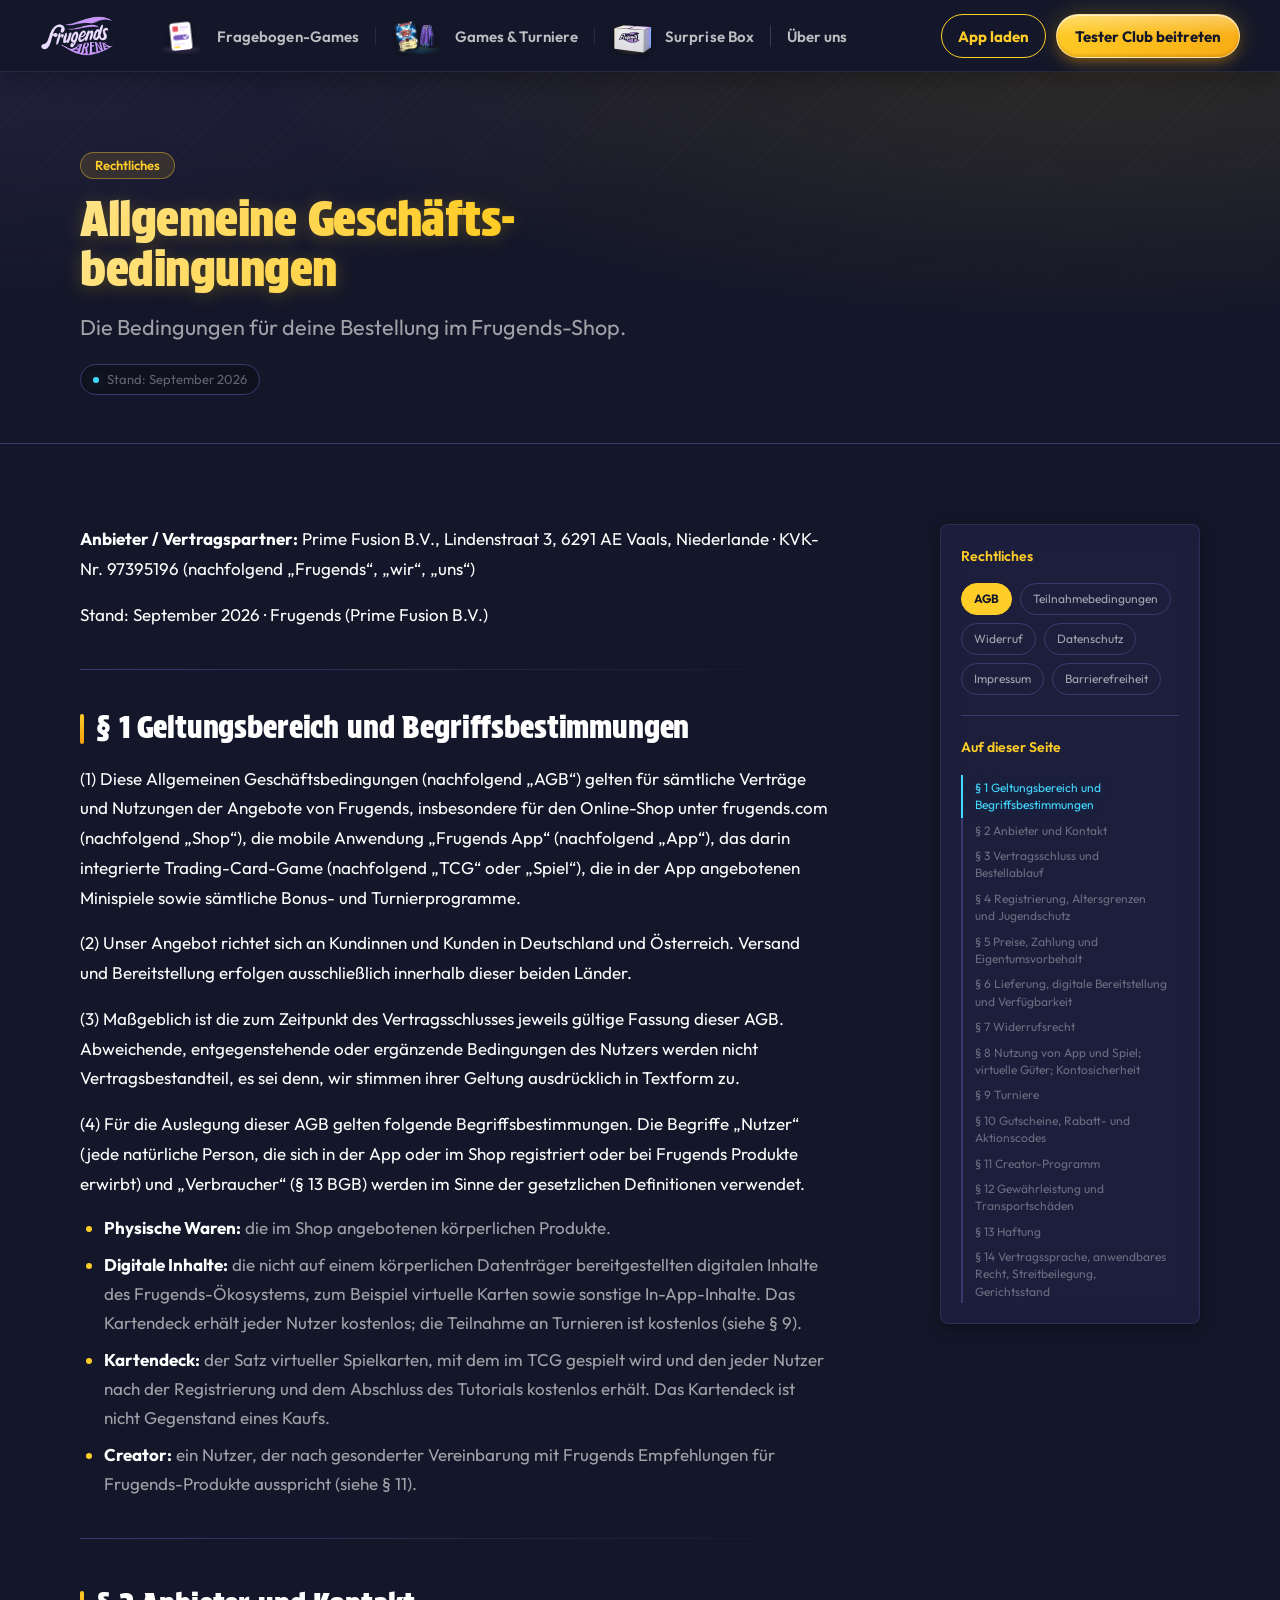
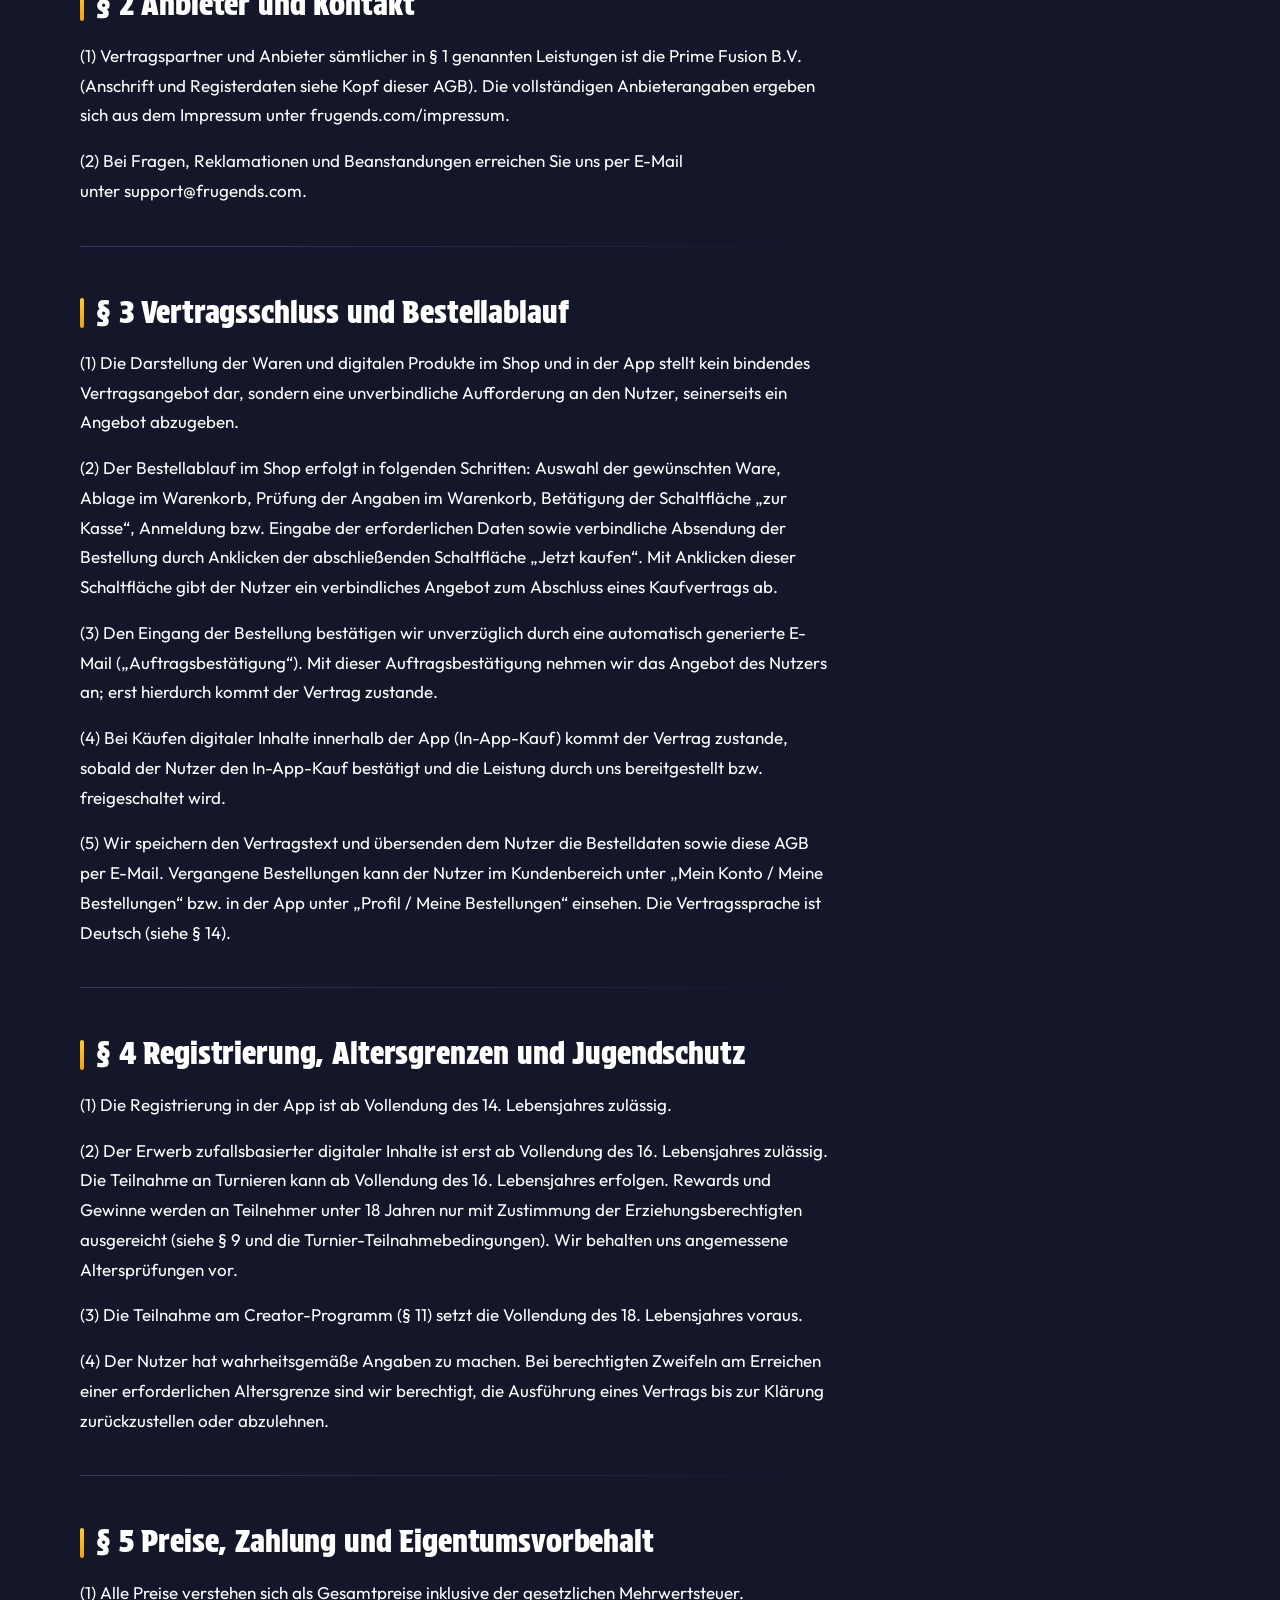
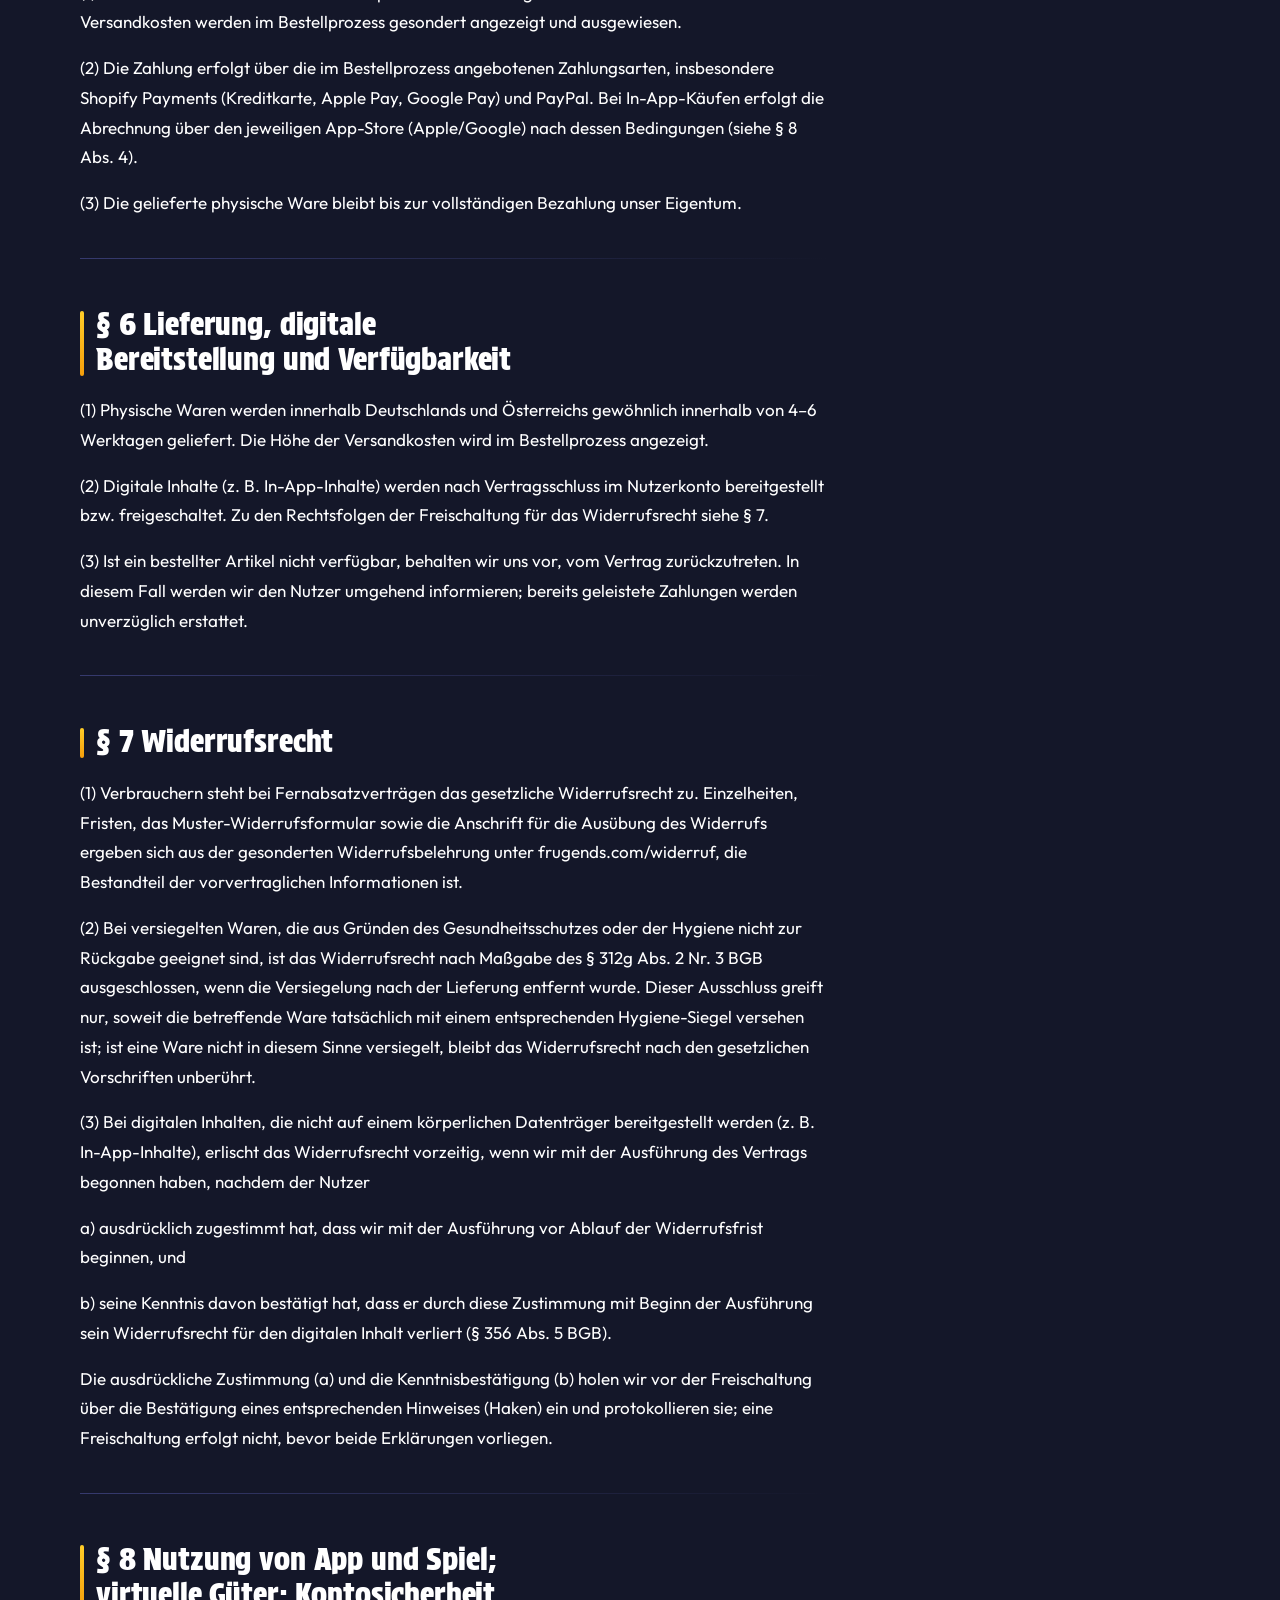
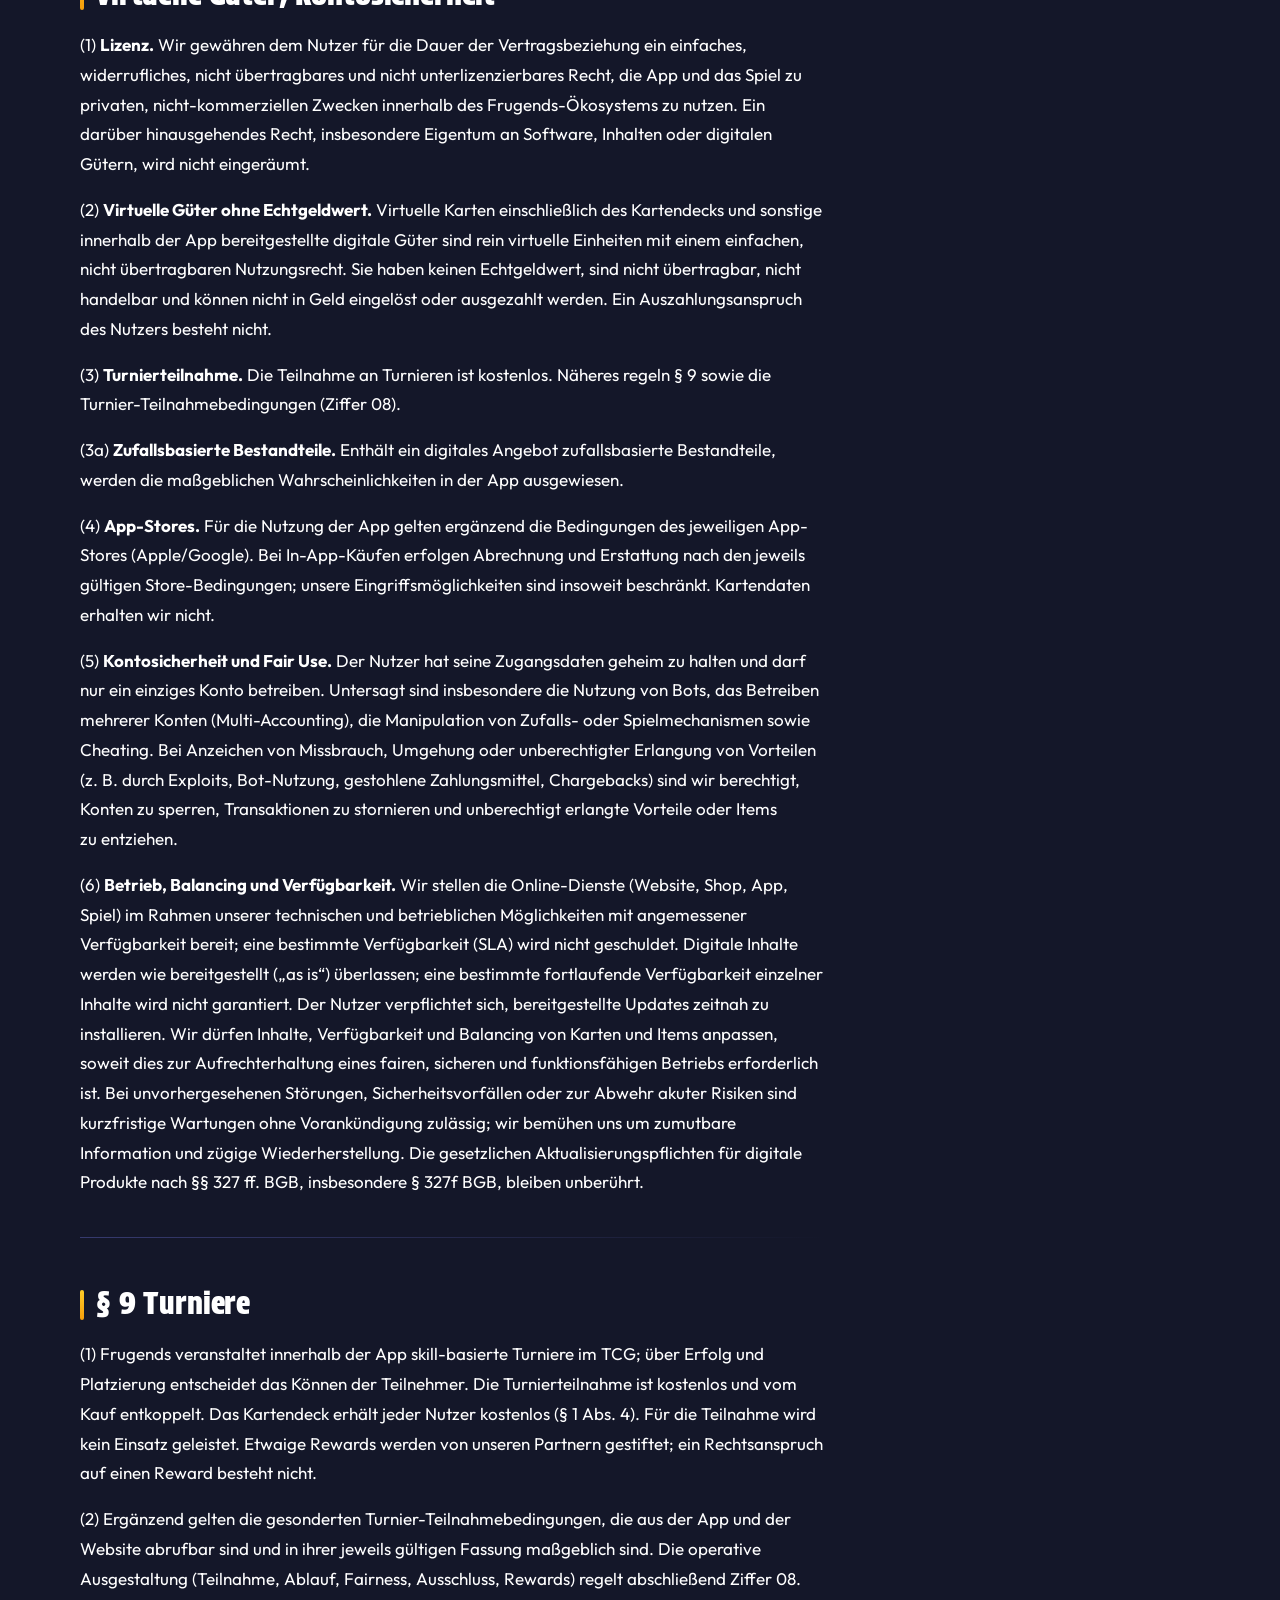
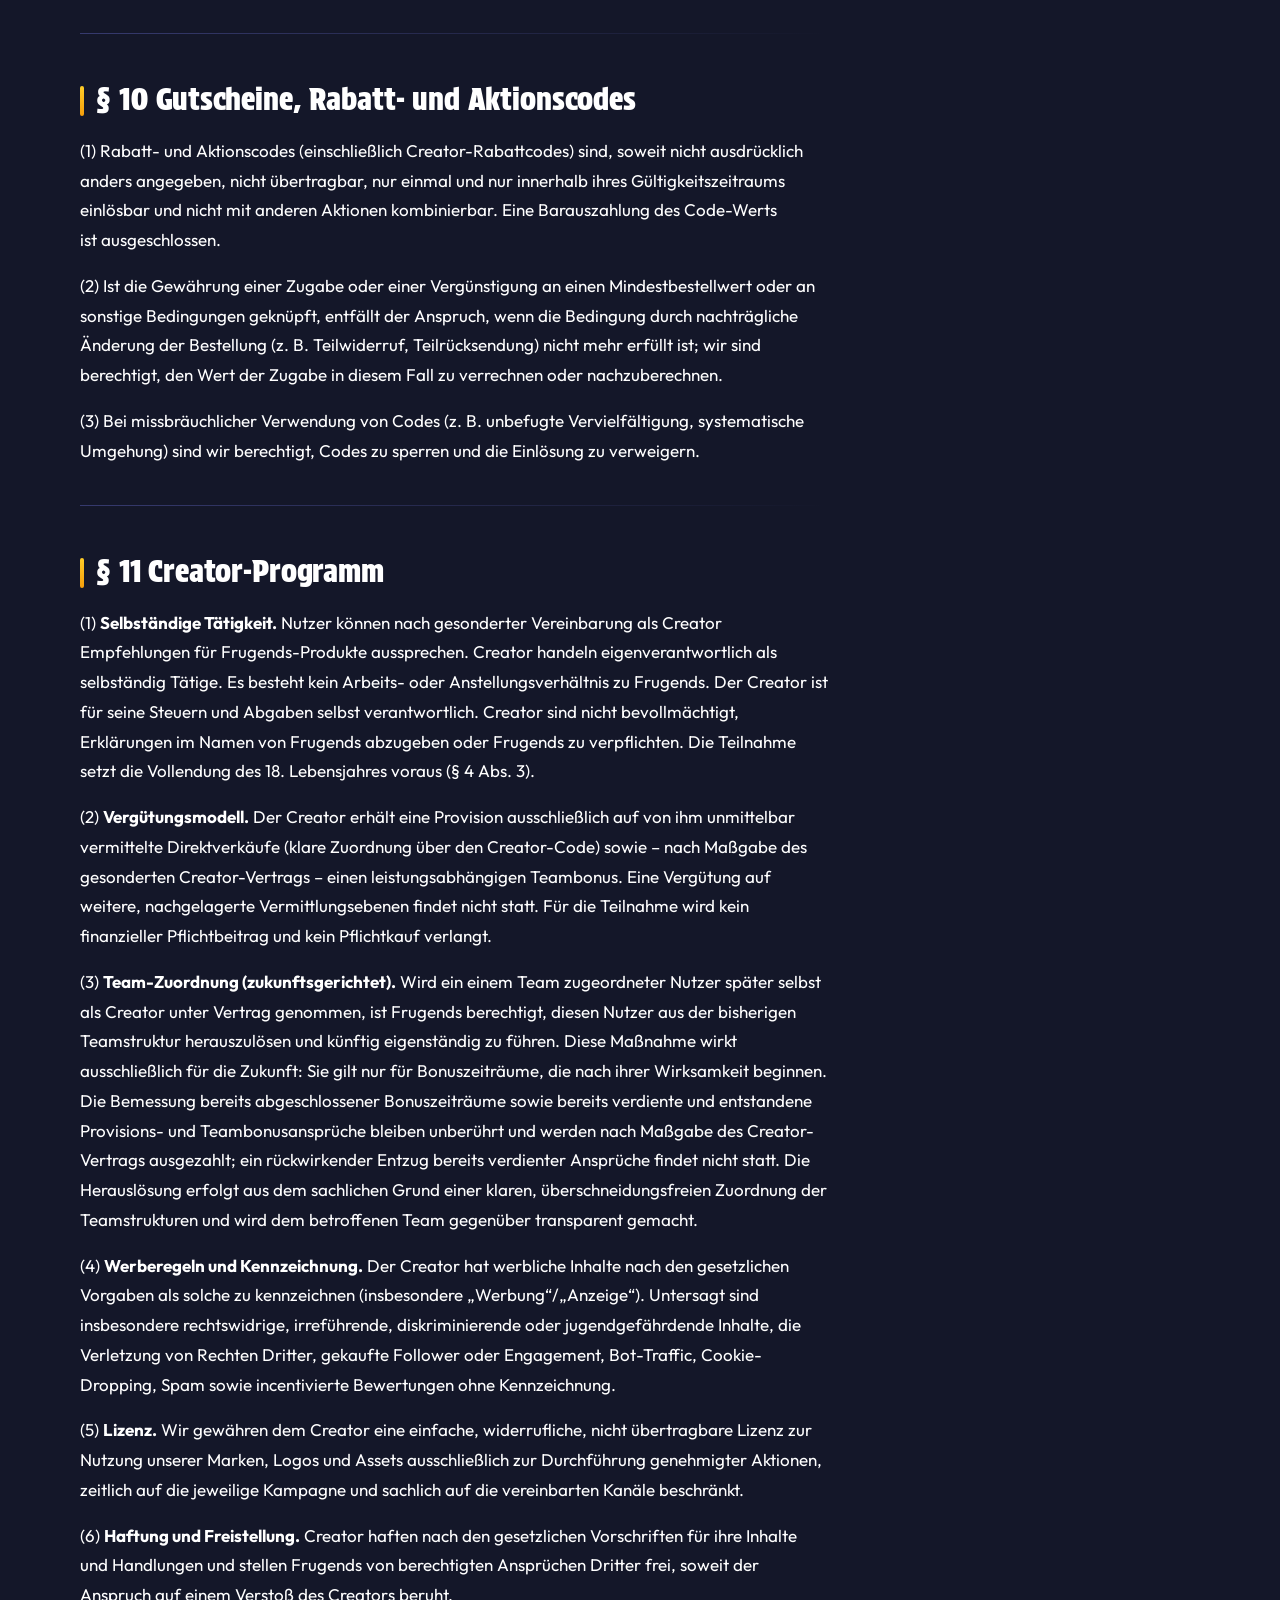
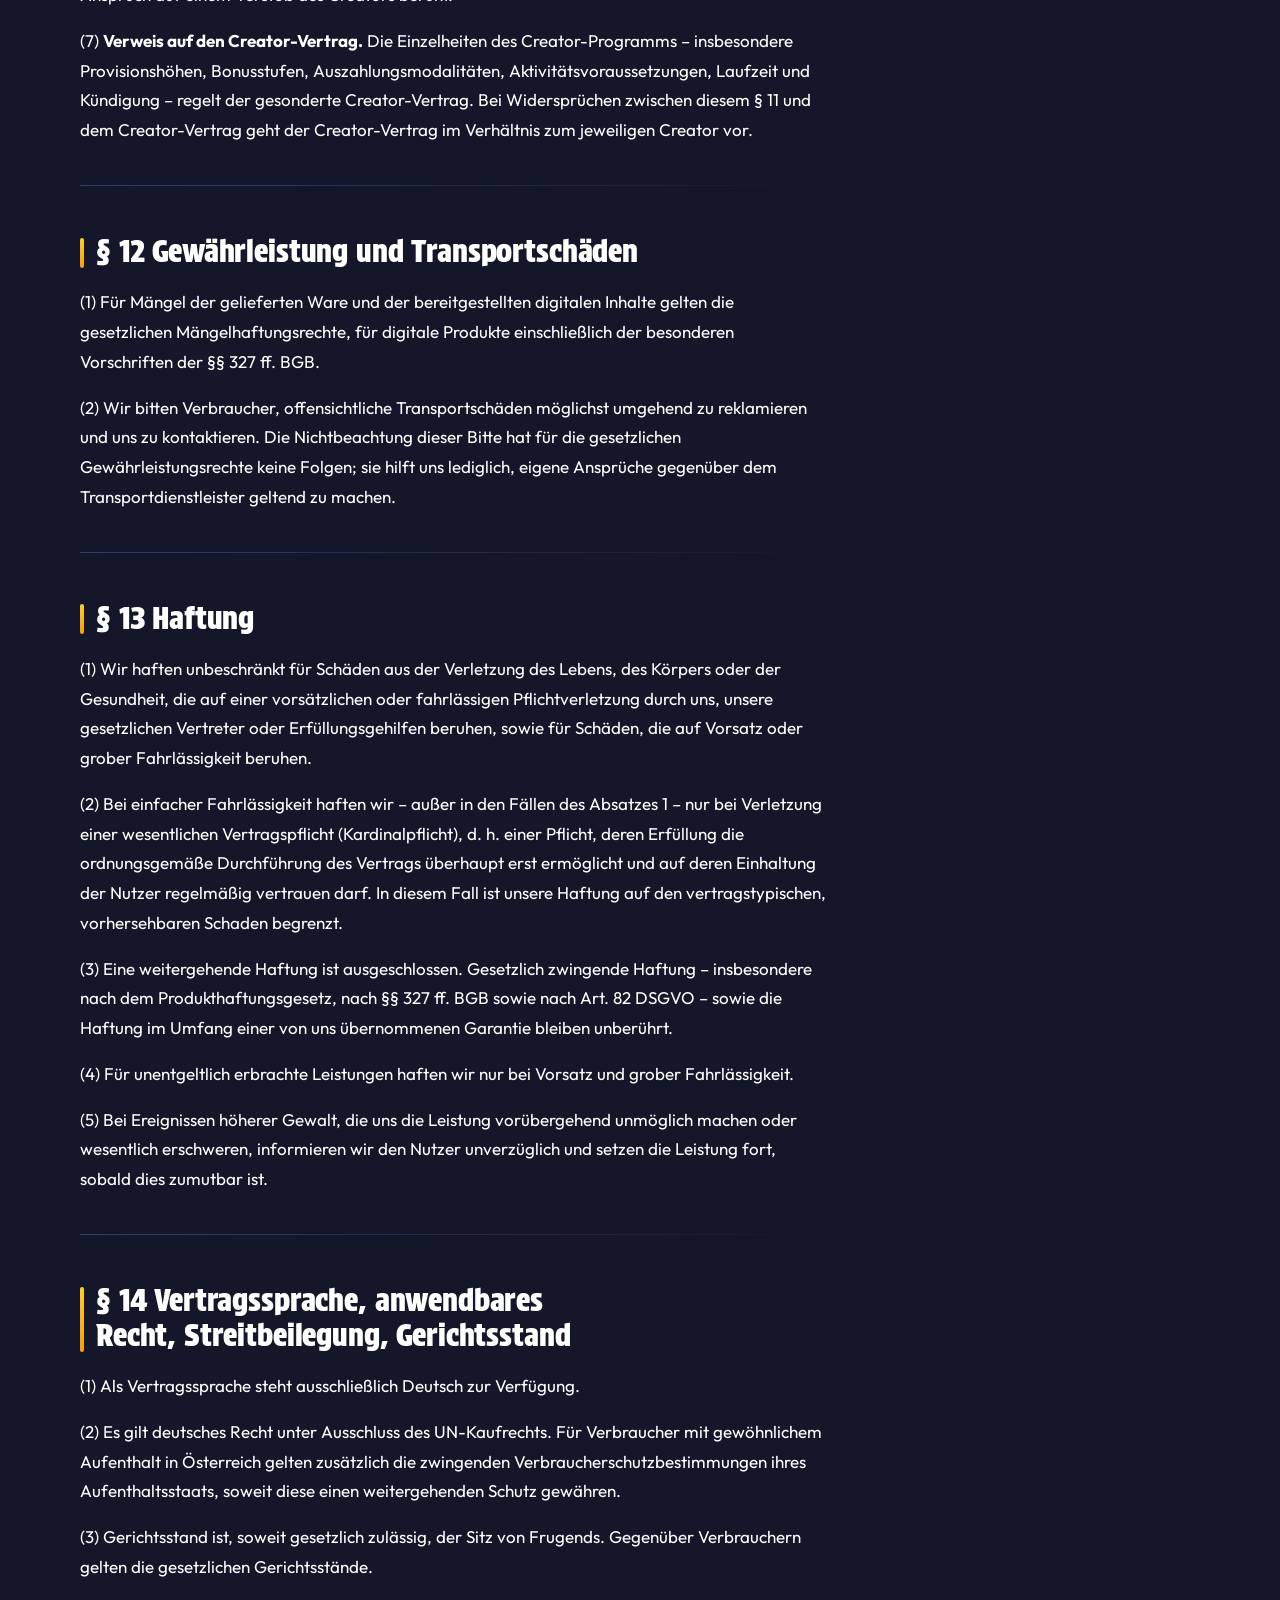
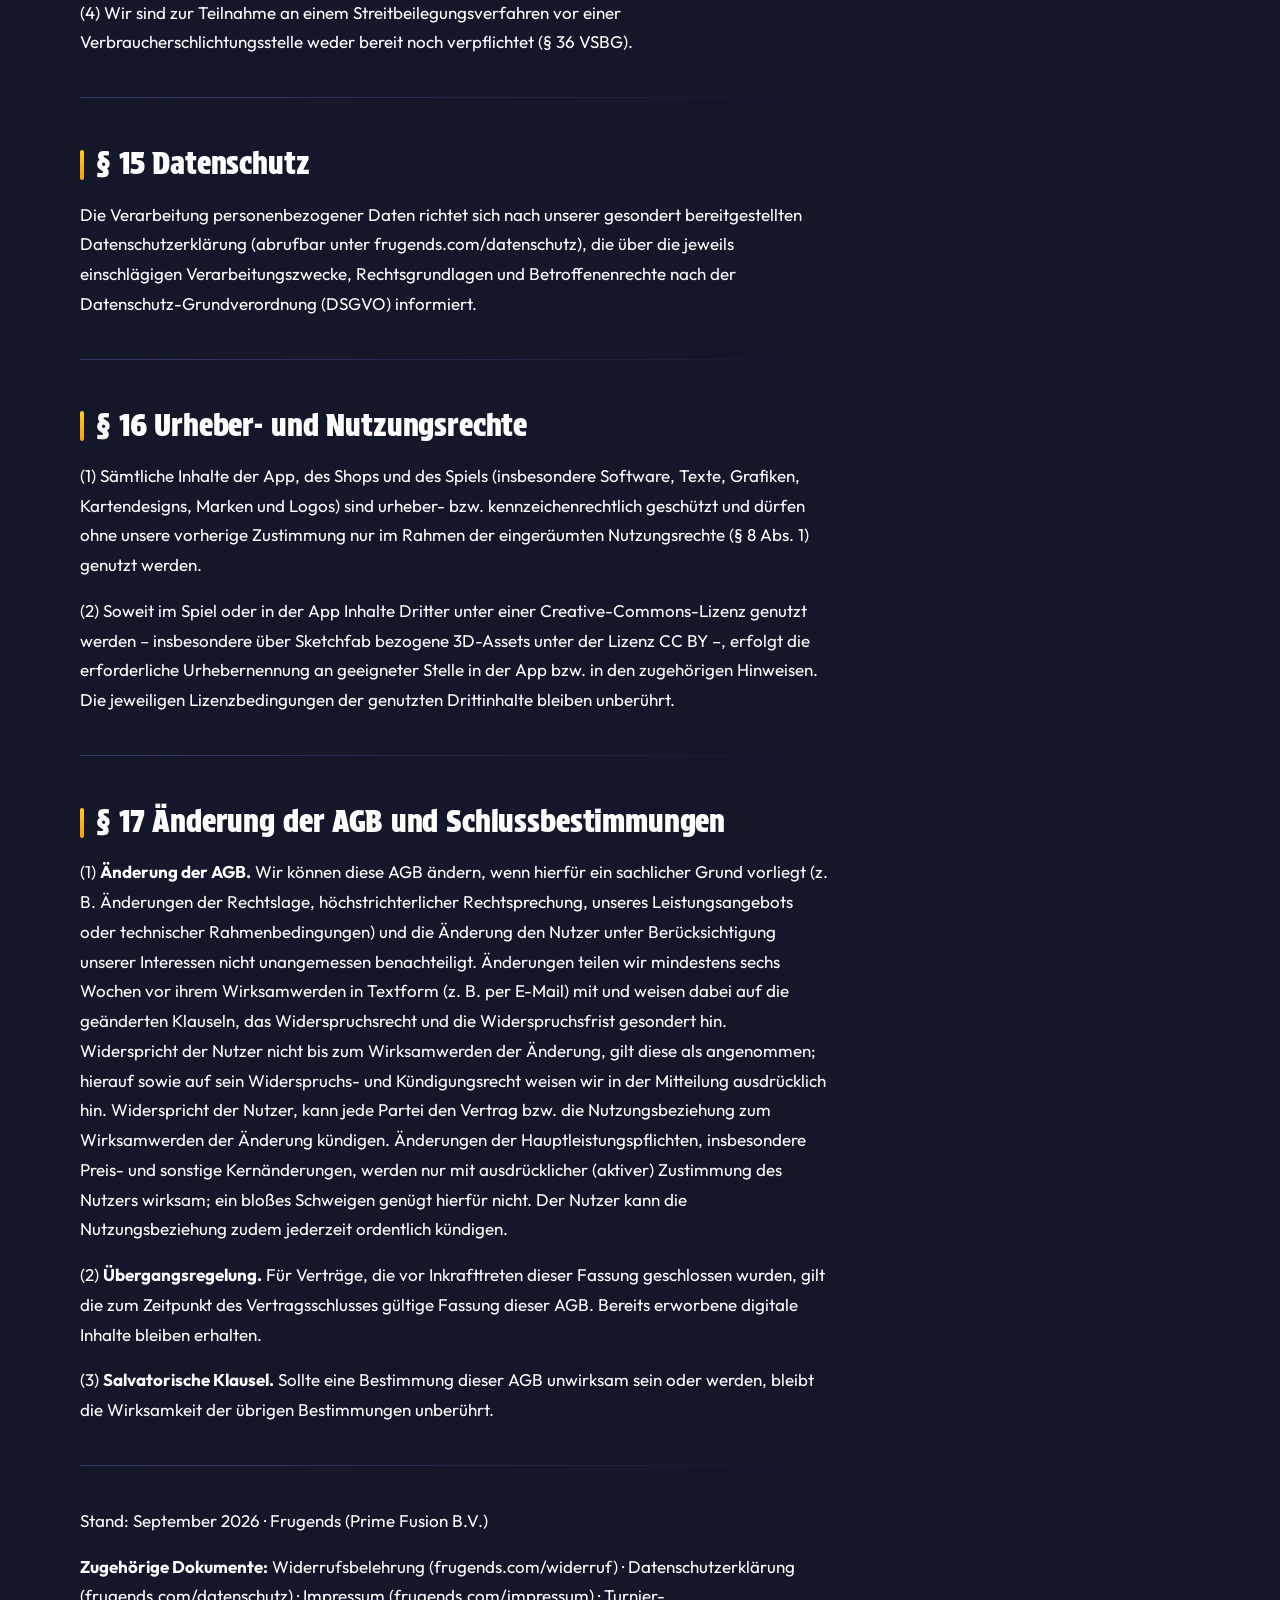
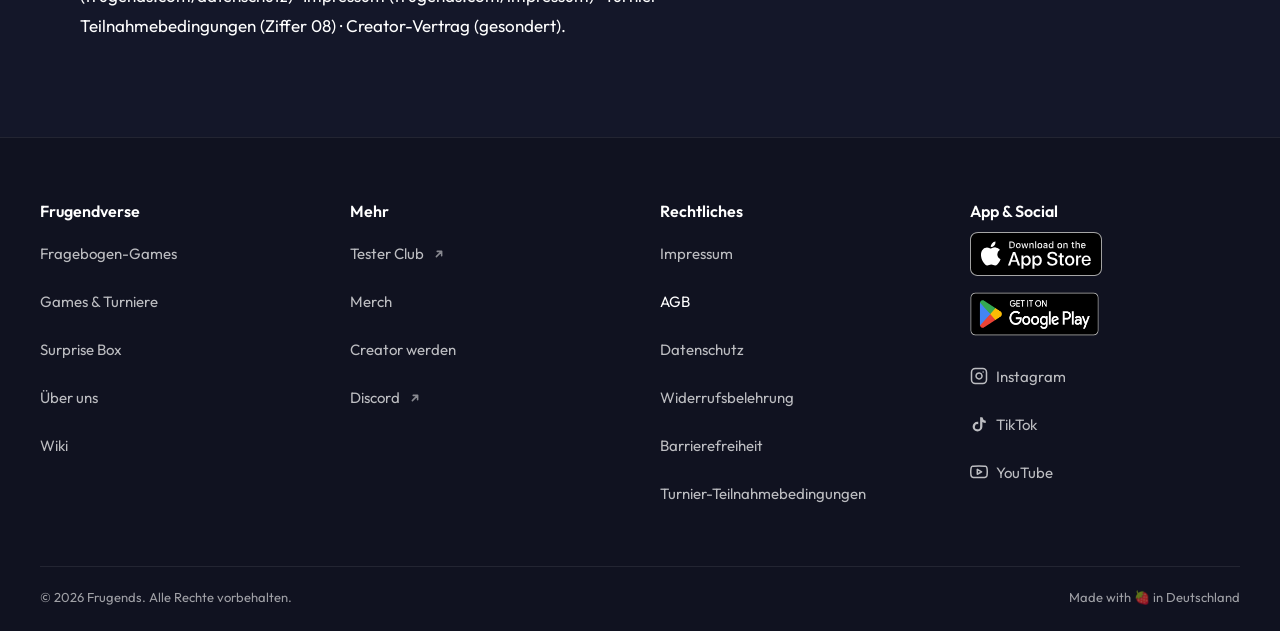
<file: pages/agb/index.html>
<!doctype html>
<html lang="de" class="cinema-snap">
  <head>
<meta name="robots" content="noindex, nofollow">
    <meta charset="utf-8">
    <meta name="viewport" content="width=device-width, initial-scale=1">

    
      
    

    
      <title>AGB — Frugends</title>
      <meta name="description" content="Allgemeine Geschäftsbedingungen von Frugends — Geltungsbereich, Vertragsschluss, Preise, Versand und Widerrufsrecht.">
      
    

    <link rel="icon" type="image/png" href="../../assets/favicon.png">
    <link rel="apple-touch-icon" sizes="180x180" href="../../assets/apple-touch-icon.png">

    <link rel="preconnect" href="https://fonts.googleapis.com">
    <link rel="preconnect" href="https://fonts.gstatic.com" crossorigin>
    <link href="https://fonts.googleapis.com/css2?family=Protest+Strike&family=Outfit:wght@400;500;600;700;800&family=JetBrains+Mono:wght@400;500;700&display=swap" rel="stylesheet">

    <link href="../../assets/tokens.css?v=mvjxis4f" rel="stylesheet" type="text/css" media="all" />
    <link href="../../assets/base.css?v=mvjxis4f" rel="stylesheet" type="text/css" media="all" />
    <link href="../../assets/components.css?v=mvjxis4f" rel="stylesheet" type="text/css" media="all" />
    <link href="../../assets/fg-design.css?v=mvjxis4f" rel="stylesheet" type="text/css" media="all" />
    <link href="../../assets/fg-app-modal.css?v=mvjxis4f" rel="stylesheet" type="text/css" media="all" />

    <style>
      /* Shopify wickelt jede Section in einen Wrapper-DIV. Die Shell
         (Header/Footer) braucht ihre Kinder als direkte body-Nachbarn
         (sticky Header, .nav-checkbox ~ Sibling-Selektoren) — analog
         zum [data-include]{display:contents}-Trick des Static-Builds. */
      .fg-contents { display: contents; }
    </style>

    
      

<script type="application/ld+json">
{
  "@context": "https://schema.org",
  "@graph": [
    {
      "@type": "Organization",
      "@id": "https://frugends.com/#organization",
      "name": "Frugends",
      "url": "https://frugends.com",
      "logo": "https://christo-malaga.github.io/frugends-relaunch-staging/assets/fg_arena_logo.png",
      "foundingDate": "2025",
      "sameAs": [
        "https://www.instagram.com/frugends/",
        "https://www.tiktok.com/@frugends",
        "https://www.youtube.com/@frugends",
        "https://www.threads.net/@frugends",
        "https://www.twitch.tv/frugends"
      ]
    },
    {
      "@type": "WebSite",
      "@id": "https://frugends.com/#website",
      "url": "https://frugends.com",
      "name": "Frugends",
      "inLanguage": "de-DE",
      "publisher": { "@id": "https://frugends.com/#organization" },
      "potentialAction": {
        "@type": "SearchAction",
        "target": "https://frugends.com/search?q={search_term_string}",
        "query-input": "required name=search_term_string"
      }
    }
  ]
}
</script>

<meta property="og:type" content="website">
<meta property="og:site_name" content="Frugends">
<meta property="og:locale" content="de_DE">
<meta property="og:title" content="AGB — Frugends">
<meta property="og:description" content="Allgemeine Geschäftsbedingungen von Frugends — Geltungsbereich, Vertragsschluss, Preise, Versand und Widerrufsrecht.">
<meta property="og:url" content="https://frugends.com/pages/agb">
<meta property="og:image" content="https://christo-malaga.github.io/frugends-relaunch-staging/assets/fg-og-start.jpg">
<meta property="og:image:secure_url" content="https://christo-malaga.github.io/frugends-relaunch-staging/assets/fg-og-start.jpg">
<meta property="og:image:width" content="1200">
<meta property="og:image:height" content="630">
<meta property="og:image:alt" content="Frugends: Der coolste Testerclub. Spielerisch Produkte absahnen. Ein Handy mit dem Kartenspiel und eine offene Testbox voller Produkte.">
<meta name="twitter:card" content="summary_large_image">
<meta name="twitter:title" content="AGB — Frugends">
<meta name="twitter:description" content="Allgemeine Geschäftsbedingungen von Frugends — Geltungsbereich, Vertragsschluss, Preise, Versand und Widerrufsrecht.">
<meta name="twitter:image" content="https://christo-malaga.github.io/frugends-relaunch-staging/assets/fg-og-start.jpg">
<meta name="twitter:image:alt" content="Frugends: Der coolste Testerclub. Spielerisch Produkte absahnen. Ein Handy mit dem Kartenspiel und eine offene Testbox voller Produkte.">

    

    <!-- Google Tag Manager -->
    <!-- GTM lokal deaktiviert (PREVIEW_TRACKING=1 zum Aktivieren) -->
    <!-- End Google Tag Manager -->
  </head>

  <body>
    
      <div id="shopify-section-sections--local__fg_header" class="shopify-section shopify-section-group-header_group fg-contents">


<a class="fg-skip" href="#main">Zum Inhalt springen</a>

<header class="site-header fg-kopf" data-fg-kopf
        data-store-ios-qr="https://apps.apple.com/de/app/frugends/id6749146042?ct=hp-qr" data-store-android-qr="https://play.google.com/store/apps/details?id=com.frugends.mobile&amp;referrer=utm_source%3Dfrugends.com%26utm_medium%3Dreferral%26utm_campaign%3Dwebsite%26utm_content%3Dqr">
  <div class="fg-kopf__bar">

    <a class="fg-kopf__logo" href="../../" aria-label="Frugends Startseite">
        <img src="../../assets/fg_arena_logo.png" alt="" width="76" height="40">
    </a>

    <nav class="fg-kopf__nav" aria-label="Hauptnavigation">
      <ul class="fg-kopf__wege" role="list">
          <li class="fg-kopf__punkt" >
            <a class="fg-kopf__weg fg-weg--produkt" data-fg-mini
               href="../../pages/fragebogen-games/">
<span class="fg-mini fg-mini--fragebogen" aria-hidden="true">
  <svg class="fg-mini__teil fg-mini__bogen" viewBox="0 0 20 26" focusable="false"><rect class="fg-mini__blatt" x=".5" y=".5" width="19" height="25" rx="3"/><rect class="fg-mini__produkt" x="3" y="3.5" width="5" height="5" rx="1.2"/><rect class="fg-mini__zeile" x="9.5" y="4" width="7.5" height="1.6" rx=".8"/><rect class="fg-mini__zeile fg-mini__zeile--hell" x="9.5" y="6.9" width="5" height="1.6" rx=".8"/><rect class="fg-mini__antwort" x="3" y="11.5" width="14" height="4.6" rx="2.3"/><path class="fg-mini__haken" d="M12.4 13.9l1.3 1.2 2.1-2.4"/><rect class="fg-mini__zeile fg-mini__zeile--hell" x="3" y="19" width="10" height="1.6" rx=".8"/><rect class="fg-mini__punkte" x="3" y="21.8" width="5.5" height="1.5" rx=".75"/></svg>
  <img class="fg-mini__teil fg-mini__box" src="../../assets/fg-nav-ikon-testbox.webp" alt="" width="120" height="132" loading="lazy" decoding="async" draggable="false">
  <svg class="fg-mini__teil fg-mini__muenze" viewBox="0 0 16 16" focusable="false"><circle class="fg-mini__muenze-rand" cx="8" cy="8" r="7.5"/><circle class="fg-mini__muenze-mitte" cx="8" cy="8" r="5.5"/><path class="fg-mini__muenze-p" d="M6.7 11.2V4.9h1.9a1.85 1.85 0 0 1 0 3.7H6.7"/></svg>
</span>

              <span class="fg-kopf__wort">Fragebogen-Games</span>
            </a>
          </li>
          <li class="fg-kopf__punkt" >
            <a class="fg-kopf__weg fg-weg--arena" data-fg-mini
               href="../../pages/turniere/">
<span class="fg-mini fg-mini--turniere" aria-hidden="true">
  <img class="fg-mini__teil fg-mini__cape" src="../../assets/fg-nav-ikon-handy.webp" alt="" width="128" height="102" loading="lazy" decoding="async" draggable="false">
  <img class="fg-mini__teil fg-mini__karte" src="../../assets/fg-nav-ikon-karte.webp" alt="" width="81" height="112" loading="lazy" decoding="async" draggable="false">
  <img class="fg-mini__teil fg-mini__winner" src="../../assets/fg-nav-ikon-winner.webp" alt="" width="132" height="102" loading="lazy" decoding="async" draggable="false">
</span>

              <span class="fg-kopf__wort">Games &amp; Turniere</span>
            </a>
          </li>
          <li class="fg-kopf__punkt" >
            <a class="fg-kopf__weg fg-weg--senke" data-fg-mini
               href="../../pages/surprise-box/">
<span class="fg-mini fg-mini--surprise" aria-hidden="true">
  <span class="fg-mini__teil fg-mini__licht"></span>
  <img class="fg-mini__teil fg-mini__surprise" src="../../assets/fg-nav-ikon-surprise.webp" alt="" width="150" height="116" loading="lazy" decoding="async" draggable="false">
</span>

              <span class="fg-kopf__wort">Surprise Box</span>
            </a>
          </li>
      </ul>
      <ul class="fg-kopf__liste" role="list">
          <li class="fg-kopf__punkt" >
            <a class="fg-kopf__weg fg-kopf__weg--text" href="../../pages/uber-uns/">
              <span class="fg-kopf__wort">Über uns</span>
            </a>
          </li>
      </ul>
    </nav>

    <div class="fg-kopf__rechts">
      <a class="fg-pille fg-pille--linie fg-kopf__app fg-kopf__app--linie fg-kopf__aufruf" href="../../pages/turniere/"
         data-fg-app="header" data-store-ios="https://apps.apple.com/de/app/frugends/id6749146042?ct=hp-header" data-store-android="https://play.google.com/store/apps/details?id=com.frugends.mobile&amp;referrer=utm_source%3Dfrugends.com%26utm_medium%3Dreferral%26utm_campaign%3Dwebsite%26utm_content%3Dheader"
         aria-haspopup="dialog">App laden</a>
      <a class="fg-pille fg-pille--glanz fg-kopf__tc fg-kopf__aufruf" href="https://testerclub.frugends.com/?utm_source=frugends.com&utm_medium=referral&utm_campaign=website&utm_content=header" target="_blank" rel="noopener">
Tester Club beitreten        <span class="fg-sr">(neuer Tab)</span>
      </a>
      <a class="fg-pille fg-pille--linie fg-kopf__app fg-kopf__app--symbol fg-kopf__aufruf" href="../../pages/turniere/"
         data-fg-app="header" data-store-ios="https://apps.apple.com/de/app/frugends/id6749146042?ct=hp-header" data-store-android="https://play.google.com/store/apps/details?id=com.frugends.mobile&amp;referrer=utm_source%3Dfrugends.com%26utm_medium%3Dreferral%26utm_campaign%3Dwebsite%26utm_content%3Dheader"
         aria-haspopup="dialog" aria-label="App laden">
        <svg class="fg-pille__ico" viewBox="0 0 24 24" aria-hidden="true" focusable="false"><rect x="6.5" y="2.5" width="11" height="19" rx="2.6" fill="none" stroke="currentColor" stroke-width="2"/><path d="M12 7.5v6.2M9.4 11.2 12 13.8l2.6-2.6" fill="none" stroke="currentColor" stroke-width="2" stroke-linecap="round" stroke-linejoin="round"/></svg>
      </a>

      <button type="button" class="fg-kopf__burger" data-fg-burger
              aria-expanded="false" aria-controls="fg-menue" aria-label="Menü öffnen">
        <span class="fg-kopf__burger-linie" aria-hidden="true"></span>
        <span class="fg-kopf__burger-linie" aria-hidden="true"></span>
      </button>
    </div>

  </div>
</header>

<div class="fg-menue" id="fg-menue" data-fg-menue hidden>
  <div class="fg-menue__dimmer" data-fg-menue-dimmer aria-hidden="true"></div>
  <nav class="fg-menue__tafel" aria-label="Menü">
  <div class="fg-menue__innen">

    <ul class="fg-menue__wege" role="list">
          <li class="fg-menue__stufe" style="--i: 0" >
            <a class="fg-menue__weg fg-weg--produkt" data-fg-mini href="../../pages/fragebogen-games/">
              <span class="fg-menue__bild">
<span class="fg-mini fg-mini--fragebogen" aria-hidden="true">
  <svg class="fg-mini__teil fg-mini__bogen" viewBox="0 0 20 26" focusable="false"><rect class="fg-mini__blatt" x=".5" y=".5" width="19" height="25" rx="3"/><rect class="fg-mini__produkt" x="3" y="3.5" width="5" height="5" rx="1.2"/><rect class="fg-mini__zeile" x="9.5" y="4" width="7.5" height="1.6" rx=".8"/><rect class="fg-mini__zeile fg-mini__zeile--hell" x="9.5" y="6.9" width="5" height="1.6" rx=".8"/><rect class="fg-mini__antwort" x="3" y="11.5" width="14" height="4.6" rx="2.3"/><path class="fg-mini__haken" d="M12.4 13.9l1.3 1.2 2.1-2.4"/><rect class="fg-mini__zeile fg-mini__zeile--hell" x="3" y="19" width="10" height="1.6" rx=".8"/><rect class="fg-mini__punkte" x="3" y="21.8" width="5.5" height="1.5" rx=".75"/></svg>
  <img class="fg-mini__teil fg-mini__box" src="../../assets/fg-nav-ikon-testbox.webp" alt="" width="120" height="132" loading="lazy" decoding="async" draggable="false">
  <svg class="fg-mini__teil fg-mini__muenze" viewBox="0 0 16 16" focusable="false"><circle class="fg-mini__muenze-rand" cx="8" cy="8" r="7.5"/><circle class="fg-mini__muenze-mitte" cx="8" cy="8" r="5.5"/><path class="fg-mini__muenze-p" d="M6.7 11.2V4.9h1.9a1.85 1.85 0 0 1 0 3.7H6.7"/></svg>
</span>

              </span>
              <span class="fg-menue__text">
                <span class="fg-menue__titel">Fragebogen-Games</span>
              </span>
            </a>
          </li>
          <li class="fg-menue__stufe" style="--i: 1" >
            <a class="fg-menue__weg fg-weg--arena" data-fg-mini href="../../pages/turniere/">
              <span class="fg-menue__bild">
<span class="fg-mini fg-mini--turniere" aria-hidden="true">
  <img class="fg-mini__teil fg-mini__cape" src="../../assets/fg-nav-ikon-handy.webp" alt="" width="128" height="102" loading="lazy" decoding="async" draggable="false">
  <img class="fg-mini__teil fg-mini__karte" src="../../assets/fg-nav-ikon-karte.webp" alt="" width="81" height="112" loading="lazy" decoding="async" draggable="false">
  <img class="fg-mini__teil fg-mini__winner" src="../../assets/fg-nav-ikon-winner.webp" alt="" width="132" height="102" loading="lazy" decoding="async" draggable="false">
</span>

              </span>
              <span class="fg-menue__text">
                <span class="fg-menue__titel">Games &amp; Turniere</span>
              </span>
            </a>
          </li>
          <li class="fg-menue__stufe" style="--i: 2" >
            <a class="fg-menue__weg fg-weg--senke" data-fg-mini href="../../pages/surprise-box/">
              <span class="fg-menue__bild">
<span class="fg-mini fg-mini--surprise" aria-hidden="true">
  <span class="fg-mini__teil fg-mini__licht"></span>
  <img class="fg-mini__teil fg-mini__surprise" src="../../assets/fg-nav-ikon-surprise.webp" alt="" width="150" height="116" loading="lazy" decoding="async" draggable="false">
</span>

              </span>
              <span class="fg-menue__text">
                <span class="fg-menue__titel">Surprise Box</span>
              </span>
            </a>
          </li>
    </ul>

    <ul class="fg-menue__links fg-menue__stufe" style="--i: 3" role="list">
          <li >
            <a class="fg-menue__link" href="../../pages/uber-uns/"
>
Über uns            </a>
          </li>
          <li >
            <a class="fg-menue__link" href="../../pages/wiki/"
>
Wiki            </a>
          </li>
          <li >
            <a class="fg-menue__link" href="../../pages/merch/"
>
Merch            </a>
          </li>
          <li >
            <a class="fg-menue__link" href="https://discord.gg/ZKPhmDGtXy"
 target="_blank" rel="noopener">
Discord                <svg class="fg-raus" viewBox="0 0 16 16" aria-hidden="true" focusable="false"><path d="M5 11 11 5M6 5h5v5" fill="none" stroke="currentColor" stroke-width="1.8" stroke-linecap="round" stroke-linejoin="round"/></svg>
                <span class="fg-sr">(neuer Tab)</span>
            </a>
          </li>
    </ul>

    <div class="fg-menue__aufrufe fg-menue__stufe" style="--i: 4">
      <a class="fg-pille fg-pille--gross fg-pille--glanz" href="https://testerclub.frugends.com/?utm_source=frugends.com&utm_medium=referral&utm_campaign=website&utm_content=menu" target="_blank" rel="noopener">
Tester Club beitreten        <span class="fg-sr">(neuer Tab)</span>
      </a>
      <a class="fg-pille fg-pille--gross fg-pille--linie" href="../../pages/turniere/"
         data-fg-app="menu" data-store-ios="https://apps.apple.com/de/app/frugends/id6749146042?ct=hp-menu" data-store-android="https://play.google.com/store/apps/details?id=com.frugends.mobile&amp;referrer=utm_source%3Dfrugends.com%26utm_medium%3Dreferral%26utm_campaign%3Dwebsite%26utm_content%3Dmenu"
         aria-haspopup="dialog">App laden</a>
    </div>

  </div>
  </nav>
</div>


</div>
<div id="shopify-section-sections--local__my_company" class="shopify-section shopify-section-group-header_group">



</div>
    

    <main id="main">
      <div id="shopify-section-template--local__main" class="shopify-section">
<link href="../../assets/scroll-cinema.css?v=mvjxis4f" rel="stylesheet" type="text/css" media="all" />
<link href="../../assets/page-legal.css?v=mvjxis4f" rel="stylesheet" type="text/css" media="all" />
<script defer src="../../assets/scroll-cinema.js?v=mvjxis4f"></script>
<script defer src="../../assets/legal-toc.js?v=mvjxis4f"></script>

    <!-- ═══ PAGE MASTHEAD ═══ -->
    <section class="legal-hero" aria-labelledby="legal-title">
      <div class="container legal-hero__inner">
        <span class="chip chip--gold legal-hero__eyebrow">Rechtliches</span>
        <h1 id="legal-title" class="legal-hero__title chapter-headline chapter-headline--gold">Allgemeine Geschäfts&shy;bedingungen</h1>
        <p class="legal-hero__tagline">Die Bedingungen für deine Bestellung im Frugends-Shop.</p>
        <p class="legal-hero__stand">Stand: September 2026</p>
      </div>
    </section>

    <!-- ═══ MOBILE TOC (works without JS; legal-toc.js fills + auto-closes) ═══ -->
    <div class="container legal-toc-mobile-wrap">
      <details class="legal-toc-mobile">
        <summary>Inhaltsverzeichnis</summary>
        <nav class="legal-toc" data-legal-toc aria-label="Inhaltsverzeichnis"></nav>
      </details>
    </div>

    <!-- ═══ READING LAYOUT ═══ -->
    <div class="container legal-layout">

      <article class="legal-content">
        <!-- single page heading is the hero title above; content headings start at level two -->
<p><strong>Anbieter / Vertragspartner:</strong> Prime Fusion B.V., Lindenstraat 3, 6291 AE Vaals, Niederlande · KVK-Nr. 97395196 (nachfolgend „Frugends“, „wir“, „uns“)</p>
<p>Stand: September 2026 · Frugends (Prime Fusion B.V.)</p>
<hr />
<h2 id="1-geltungsbereich-und-begriffsbestimmungen">§ 1 Geltungsbereich und Begriffsbestimmungen</h2>
<p>(1) Diese Allgemeinen Geschäftsbedingungen (nachfolgend „AGB“) gelten für sämtliche Verträge und Nutzungen der Angebote von Frugends, insbesondere für den Online-Shop unter frugends.com (nachfolgend „Shop“), die mobile Anwendung „Frugends App“ (nachfolgend „App“), das darin integrierte Trading-Card-Game (nachfolgend „TCG“ oder „Spiel“), die in der App angebotenen Minispiele sowie sämtliche Bonus- und Turnierprogramme.</p>
<p>(2) Unser Angebot richtet sich an Kundinnen und Kunden in Deutschland und Österreich. Versand und Bereitstellung erfolgen ausschließlich innerhalb dieser beiden Länder.</p>
<p>(3) Maßgeblich ist die zum Zeitpunkt des Vertragsschlusses jeweils gültige Fassung dieser AGB. Abweichende, entgegenstehende oder ergänzende Bedingungen des Nutzers werden nicht Vertragsbestandteil, es sei denn, wir stimmen ihrer Geltung ausdrücklich in Textform zu.</p>
<p>(4) Für die Auslegung dieser AGB gelten folgende Begriffsbestimmungen. Die Begriffe „Nutzer“ (jede natürliche Person, die sich in der App oder im Shop registriert oder bei Frugends Produkte erwirbt) und „Verbraucher“ (§ 13 BGB) werden im Sinne der gesetzlichen Definitionen verwendet.</p>
<ul>
<li><strong>Physische Waren:</strong> die im Shop angebotenen körperlichen Produkte.</li>
<li><strong>Digitale Inhalte:</strong> die nicht auf einem körperlichen Datenträger bereitgestellten digitalen Inhalte des Frugends-Ökosystems, zum Beispiel virtuelle Karten sowie sonstige In-App-Inhalte. Das Kartendeck erhält jeder Nutzer kostenlos; die Teilnahme an Turnieren ist kostenlos (siehe § 9).</li>
<li><strong>Kartendeck:</strong> der Satz virtueller Spielkarten, mit dem im TCG gespielt wird und den jeder Nutzer nach der Registrierung und dem Abschluss des Tutorials kostenlos erhält. Das Kartendeck ist nicht Gegenstand eines Kaufs.</li>
<li><strong>Creator:</strong> ein Nutzer, der nach gesonderter Vereinbarung mit Frugends Empfehlungen für Frugends-Produkte ausspricht (siehe § 11).</li>
</ul>
<hr />
<h2 id="2-anbieter-und-kontakt">§ 2 Anbieter und Kontakt</h2>
<p>(1) Vertragspartner und Anbieter sämtlicher in § 1 genannten Leistungen ist die Prime Fusion B.V. (Anschrift und Registerdaten siehe Kopf dieser AGB). Die vollständigen Anbieterangaben ergeben sich aus dem Impressum unter frugends.com/impressum.</p>
<p>(2) Bei Fragen, Reklamationen und Beanstandungen erreichen Sie uns per E-Mail unter support@frugends.com.</p>
<hr />
<h2 id="3-vertragsschluss-und-bestellablauf">§ 3 Vertragsschluss und Bestellablauf</h2>
<p>(1) Die Darstellung der Waren und digitalen Produkte im Shop und in der App stellt kein bindendes Vertragsangebot dar, sondern eine unverbindliche Aufforderung an den Nutzer, seinerseits ein Angebot abzugeben.</p>
<p>(2) Der Bestellablauf im Shop erfolgt in folgenden Schritten: Auswahl der gewünschten Ware, Ablage im Warenkorb, Prüfung der Angaben im Warenkorb, Betätigung der Schaltfläche „zur Kasse“, Anmeldung bzw. Eingabe der erforderlichen Daten sowie verbindliche Absendung der Bestellung durch Anklicken der abschließenden Schaltfläche „Jetzt kaufen“. Mit Anklicken dieser Schaltfläche gibt der Nutzer ein verbindliches Angebot zum Abschluss eines Kaufvertrags ab.</p>
<p>(3) Den Eingang der Bestellung bestätigen wir unverzüglich durch eine automatisch generierte E-Mail („Auftragsbestätigung“). Mit dieser Auftragsbestätigung nehmen wir das Angebot des Nutzers an; erst hierdurch kommt der Vertrag zustande.</p>
<p>(4) Bei Käufen digitaler Inhalte innerhalb der App (In-App-Kauf) kommt der Vertrag zustande, sobald der Nutzer den In-App-Kauf bestätigt und die Leistung durch uns bereitgestellt bzw. freigeschaltet wird.</p>
<p>(5) Wir speichern den Vertragstext und übersenden dem Nutzer die Bestelldaten sowie diese AGB per E-Mail. Vergangene Bestellungen kann der Nutzer im Kundenbereich unter „Mein Konto / Meine Bestellungen“ bzw. in der App unter „Profil / Meine Bestellungen“ einsehen. Die Vertragssprache ist Deutsch (siehe § 14).</p>
<hr />
<h2 id="4-registrierung-altersgrenzen-und-jugendschutz">§ 4 Registrierung, Altersgrenzen und Jugendschutz</h2>
<p>(1) Die Registrierung in der App ist ab Vollendung des 14. Lebensjahres zulässig.</p>
<p>(2) Der Erwerb zufallsbasierter digitaler Inhalte ist erst ab Vollendung des 16. Lebensjahres zulässig. Die Teilnahme an Turnieren kann ab Vollendung des 16. Lebensjahres erfolgen. Rewards und Gewinne werden an Teilnehmer unter 18 Jahren nur mit Zustimmung der Erziehungsberechtigten ausgereicht (siehe § 9 und die Turnier-Teilnahmebedingungen). Wir behalten uns angemessene Altersprüfungen vor.</p>
<p>(3) Die Teilnahme am Creator-Programm (§ 11) setzt die Vollendung des 18. Lebensjahres voraus.</p>
<p>(4) Der Nutzer hat wahrheitsgemäße Angaben zu machen. Bei berechtigten Zweifeln am Erreichen einer erforderlichen Altersgrenze sind wir berechtigt, die Ausführung eines Vertrags bis zur Klärung zurückzustellen oder abzulehnen.</p>
<hr />
<h2 id="5-preise-zahlung-und-eigentumsvorbehalt">§ 5 Preise, Zahlung und Eigentumsvorbehalt</h2>
<p>(1) Alle Preise verstehen sich als Gesamtpreise inklusive der gesetzlichen Mehrwertsteuer. Versandkosten werden im Bestellprozess gesondert angezeigt und ausgewiesen.</p>
<p>(2) Die Zahlung erfolgt über die im Bestellprozess angebotenen Zahlungsarten, insbesondere Shopify Payments (Kreditkarte, Apple Pay, Google Pay) und PayPal. Bei In-App-Käufen erfolgt die Abrechnung über den jeweiligen App-Store (Apple/Google) nach dessen Bedingungen (siehe § 8 Abs. 4).</p>
<p>(3) Die gelieferte physische Ware bleibt bis zur vollständigen Bezahlung unser Eigentum.</p>
<hr />
<h2 id="6-lieferung-digitale-bereitstellung-und-verfuegbarkeit">§ 6 Lieferung, digitale Bereitstellung und Verfügbarkeit</h2>
<p>(1) Physische Waren werden innerhalb Deutschlands und Österreichs gewöhnlich innerhalb von 4–6 Werktagen geliefert. Die Höhe der Versandkosten wird im Bestellprozess angezeigt.</p>
<p>(2) Digitale Inhalte (z. B. In-App-Inhalte) werden nach Vertragsschluss im Nutzerkonto bereitgestellt bzw. freigeschaltet. Zu den Rechtsfolgen der Freischaltung für das Widerrufsrecht siehe § 7.</p>
<p>(3) Ist ein bestellter Artikel nicht verfügbar, behalten wir uns vor, vom Vertrag zurückzutreten. In diesem Fall werden wir den Nutzer umgehend informieren; bereits geleistete Zahlungen werden unverzüglich erstattet.</p>
<hr />
<h2 id="7-widerrufsrecht">§ 7 Widerrufsrecht</h2>
<p>(1) Verbrauchern steht bei Fernabsatzverträgen das gesetzliche Widerrufsrecht zu. Einzelheiten, Fristen, das Muster-Widerrufsformular sowie die Anschrift für die Ausübung des Widerrufs ergeben sich aus der gesonderten Widerrufsbelehrung unter frugends.com/widerruf, die Bestandteil der vorvertraglichen Informationen ist.</p>
<p>(2) Bei versiegelten Waren, die aus Gründen des Gesundheitsschutzes oder der Hygiene nicht zur Rückgabe geeignet sind, ist das Widerrufsrecht nach Maßgabe des § 312g Abs. 2 Nr. 3 BGB ausgeschlossen, wenn die Versiegelung nach der Lieferung entfernt wurde. Dieser Ausschluss greift nur, soweit die betreffende Ware tatsächlich mit einem entsprechenden Hygiene-Siegel versehen ist; ist eine Ware nicht in diesem Sinne versiegelt, bleibt das Widerrufsrecht nach den gesetzlichen Vorschriften unberührt.</p>
<p>(3) Bei digitalen Inhalten, die nicht auf einem körperlichen Datenträger bereitgestellt werden (z. B. In-App-Inhalte), erlischt das Widerrufsrecht vorzeitig, wenn wir mit der Ausführung des Vertrags begonnen haben, nachdem der Nutzer</p>
<p>a) ausdrücklich zugestimmt hat, dass wir mit der Ausführung vor Ablauf der Widerrufsfrist beginnen, und</p>
<p>b) seine Kenntnis davon bestätigt hat, dass er durch diese Zustimmung mit Beginn der Ausführung sein Widerrufsrecht für den digitalen Inhalt verliert (§ 356 Abs. 5 BGB).</p>
<p>Die ausdrückliche Zustimmung (a) und die Kenntnisbestätigung (b) holen wir vor der Freischaltung über die Bestätigung eines entsprechenden Hinweises (Haken) ein und protokollieren sie; eine Freischaltung erfolgt nicht, bevor beide Erklärungen vorliegen.</p>
<hr />
<h2 id="8-nutzung-von-app-und-spiel-virtuelle-gueter-kontosicherheit">§ 8 Nutzung von App und Spiel; virtuelle Güter; Kontosicherheit</h2>
<p>(1) <strong>Lizenz.</strong> Wir gewähren dem Nutzer für die Dauer der Vertragsbeziehung ein einfaches, widerrufliches, nicht übertragbares und nicht unterlizenzierbares Recht, die App und das Spiel zu privaten, nicht-kommerziellen Zwecken innerhalb des Frugends-Ökosystems zu nutzen. Ein darüber hinausgehendes Recht, insbesondere Eigentum an Software, Inhalten oder digitalen Gütern, wird nicht eingeräumt.</p>
<p>(2) <strong>Virtuelle Güter ohne Echtgeldwert.</strong> Virtuelle Karten einschließlich des Kartendecks und sonstige innerhalb der App bereitgestellte digitale Güter sind rein virtuelle Einheiten mit einem einfachen, nicht übertragbaren Nutzungsrecht. Sie haben keinen Echtgeldwert, sind nicht übertragbar, nicht handelbar und können nicht in Geld eingelöst oder ausgezahlt werden. Ein Auszahlungsanspruch des Nutzers besteht nicht.</p>
<p>(3) <strong>Turnierteilnahme.</strong> Die Teilnahme an Turnieren ist kostenlos. Näheres regeln § 9 sowie die Turnier-Teilnahmebedingungen (Ziffer 08).</p>
<p>(3a) <strong>Zufallsbasierte Bestandteile.</strong> Enthält ein digitales Angebot zufallsbasierte Bestandteile, werden die maßgeblichen Wahrscheinlichkeiten in der App ausgewiesen.</p>
<p>(4) <strong>App-Stores.</strong> Für die Nutzung der App gelten ergänzend die Bedingungen des jeweiligen App-Stores (Apple/Google). Bei In-App-Käufen erfolgen Abrechnung und Erstattung nach den jeweils gültigen Store-Bedingungen; unsere Eingriffsmöglichkeiten sind insoweit beschränkt. Kartendaten erhalten wir nicht.</p>
<p>(5) <strong>Kontosicherheit und Fair Use.</strong> Der Nutzer hat seine Zugangsdaten geheim zu halten und darf nur ein einziges Konto betreiben. Untersagt sind insbesondere die Nutzung von Bots, das Betreiben mehrerer Konten (Multi-Accounting), die Manipulation von Zufalls- oder Spielmechanismen sowie Cheating. Bei Anzeichen von Missbrauch, Umgehung oder unberechtigter Erlangung von Vorteilen (z. B. durch Exploits, Bot-Nutzung, gestohlene Zahlungsmittel, Chargebacks) sind wir berechtigt, Konten zu sperren, Transaktionen zu stornieren und unberechtigt erlangte Vorteile oder Items zu entziehen.</p>
<p>(6) <strong>Betrieb, Balancing und Verfügbarkeit.</strong> Wir stellen die Online-Dienste (Website, Shop, App, Spiel) im Rahmen unserer technischen und betrieblichen Möglichkeiten mit angemessener Verfügbarkeit bereit; eine bestimmte Verfügbarkeit (SLA) wird nicht geschuldet. Digitale Inhalte werden wie bereitgestellt („as is“) überlassen; eine bestimmte fortlaufende Verfügbarkeit einzelner Inhalte wird nicht garantiert. Der Nutzer verpflichtet sich, bereitgestellte Updates zeitnah zu installieren. Wir dürfen Inhalte, Verfügbarkeit und Balancing von Karten und Items anpassen, soweit dies zur Aufrechterhaltung eines fairen, sicheren und funktionsfähigen Betriebs erforderlich ist. Bei unvorhergesehenen Störungen, Sicherheitsvorfällen oder zur Abwehr akuter Risiken sind kurzfristige Wartungen ohne Vorankündigung zulässig; wir bemühen uns um zumutbare Information und zügige Wiederherstellung. Die gesetzlichen Aktualisierungspflichten für digitale Produkte nach §§ 327 ff. BGB, insbesondere § 327f BGB, bleiben unberührt.</p>
<hr />
<h2 id="9-turniere">§ 9 Turniere</h2>
<p>(1) Frugends veranstaltet innerhalb der App skill-basierte Turniere im TCG; über Erfolg und Platzierung entscheidet das Können der Teilnehmer. Die Turnierteilnahme ist kostenlos und vom Kauf entkoppelt. Das Kartendeck erhält jeder Nutzer kostenlos (§ 1 Abs. 4). Für die Teilnahme wird kein Einsatz geleistet. Etwaige Rewards werden von unseren Partnern gestiftet; ein Rechtsanspruch auf einen Reward besteht nicht.</p>
<p>(2) Ergänzend gelten die gesonderten Turnier-Teilnahmebedingungen, die aus der App und der Website abrufbar sind und in ihrer jeweils gültigen Fassung maßgeblich sind. Die operative Ausgestaltung (Teilnahme, Ablauf, Fairness, Ausschluss, Rewards) regelt abschließend Ziffer 08.</p>
<hr />
<h2 id="10-gutscheine-rabatt-und-aktionscodes">§ 10 Gutscheine, Rabatt- und Aktionscodes</h2>
<p>(1) Rabatt- und Aktionscodes (einschließlich Creator-Rabattcodes) sind, soweit nicht ausdrücklich anders angegeben, nicht übertragbar, nur einmal und nur innerhalb ihres Gültigkeitszeitraums einlösbar und nicht mit anderen Aktionen kombinierbar. Eine Barauszahlung des Code-Werts ist ausgeschlossen.</p>
<p>(2) Ist die Gewährung einer Zugabe oder einer Vergünstigung an einen Mindestbestellwert oder an sonstige Bedingungen geknüpft, entfällt der Anspruch, wenn die Bedingung durch nachträgliche Änderung der Bestellung (z. B. Teilwiderruf, Teilrücksendung) nicht mehr erfüllt ist; wir sind berechtigt, den Wert der Zugabe in diesem Fall zu verrechnen oder nachzuberechnen.</p>
<p>(3) Bei missbräuchlicher Verwendung von Codes (z. B. unbefugte Vervielfältigung, systematische Umgehung) sind wir berechtigt, Codes zu sperren und die Einlösung zu verweigern.</p>
<hr />
<h2 id="11-creator-programm">§ 11 Creator-Programm</h2>
<p>(1) <strong>Selbständige Tätigkeit.</strong> Nutzer können nach gesonderter Vereinbarung als Creator Empfehlungen für Frugends-Produkte aussprechen. Creator handeln eigenverantwortlich als selbständig Tätige. Es besteht kein Arbeits- oder Anstellungsverhältnis zu Frugends. Der Creator ist für seine Steuern und Abgaben selbst verantwortlich. Creator sind nicht bevollmächtigt, Erklärungen im Namen von Frugends abzugeben oder Frugends zu verpflichten. Die Teilnahme setzt die Vollendung des 18. Lebensjahres voraus (§ 4 Abs. 3).</p>
<p>(2) <strong>Vergütungsmodell.</strong> Der Creator erhält eine Provision ausschließlich auf von ihm unmittelbar vermittelte Direktverkäufe (klare Zuordnung über den Creator-Code) sowie – nach Maßgabe des gesonderten Creator-Vertrags – einen leistungsabhängigen Teambonus. Eine Vergütung auf weitere, nachgelagerte Vermittlungsebenen findet nicht statt. Für die Teilnahme wird kein finanzieller Pflichtbeitrag und kein Pflichtkauf verlangt.</p>
<p>(3) <strong>Team-Zuordnung (zukunftsgerichtet).</strong> Wird ein einem Team zugeordneter Nutzer später selbst als Creator unter Vertrag genommen, ist Frugends berechtigt, diesen Nutzer aus der bisherigen Teamstruktur herauszulösen und künftig eigenständig zu führen. Diese Maßnahme wirkt ausschließlich für die Zukunft: Sie gilt nur für Bonuszeiträume, die nach ihrer Wirksamkeit beginnen. Die Bemessung bereits abgeschlossener Bonuszeiträume sowie bereits verdiente und entstandene Provisions- und Teambonusansprüche bleiben unberührt und werden nach Maßgabe des Creator-Vertrags ausgezahlt; ein rückwirkender Entzug bereits verdienter Ansprüche findet nicht statt. Die Herauslösung erfolgt aus dem sachlichen Grund einer klaren, überschneidungsfreien Zuordnung der Teamstrukturen und wird dem betroffenen Team gegenüber transparent gemacht.</p>
<p>(4) <strong>Werberegeln und Kennzeichnung.</strong> Der Creator hat werbliche Inhalte nach den gesetzlichen Vorgaben als solche zu kennzeichnen (insbesondere „Werbung“/„Anzeige“). Untersagt sind insbesondere rechtswidrige, irreführende, diskriminierende oder jugendgefährdende Inhalte, die Verletzung von Rechten Dritter, gekaufte Follower oder Engagement, Bot-Traffic, Cookie-Dropping, Spam sowie incentivierte Bewertungen ohne Kennzeichnung.</p>
<p>(5) <strong>Lizenz.</strong> Wir gewähren dem Creator eine einfache, widerrufliche, nicht übertragbare Lizenz zur Nutzung unserer Marken, Logos und Assets ausschließlich zur Durchführung genehmigter Aktionen, zeitlich auf die jeweilige Kampagne und sachlich auf die vereinbarten Kanäle beschränkt.</p>
<p>(6) <strong>Haftung und Freistellung.</strong> Creator haften nach den gesetzlichen Vorschriften für ihre Inhalte und Handlungen und stellen Frugends von berechtigten Ansprüchen Dritter frei, soweit der Anspruch auf einem Verstoß des Creators beruht.</p>
<p>(7) <strong>Verweis auf den Creator-Vertrag.</strong> Die Einzelheiten des Creator-Programms – insbesondere Provisionshöhen, Bonusstufen, Auszahlungsmodalitäten, Aktivitätsvoraussetzungen, Laufzeit und Kündigung – regelt der gesonderte Creator-Vertrag. Bei Widersprüchen zwischen diesem § 11 und dem Creator-Vertrag geht der Creator-Vertrag im Verhältnis zum jeweiligen Creator vor.</p>
<hr />
<h2 id="12-gewaehrleistung-und-transportschaeden">§ 12 Gewährleistung und Transportschäden</h2>
<p>(1) Für Mängel der gelieferten Ware und der bereitgestellten digitalen Inhalte gelten die gesetzlichen Mängelhaftungsrechte, für digitale Produkte einschließlich der besonderen Vorschriften der §§ 327 ff. BGB.</p>
<p>(2) Wir bitten Verbraucher, offensichtliche Transportschäden möglichst umgehend zu reklamieren und uns zu kontaktieren. Die Nichtbeachtung dieser Bitte hat für die gesetzlichen Gewährleistungsrechte keine Folgen; sie hilft uns lediglich, eigene Ansprüche gegenüber dem Transportdienstleister geltend zu machen.</p>
<hr />
<h2 id="13-haftung">§ 13 Haftung</h2>
<p>(1) Wir haften unbeschränkt für Schäden aus der Verletzung des Lebens, des Körpers oder der Gesundheit, die auf einer vorsätzlichen oder fahrlässigen Pflichtverletzung durch uns, unsere gesetzlichen Vertreter oder Erfüllungsgehilfen beruhen, sowie für Schäden, die auf Vorsatz oder grober Fahrlässigkeit beruhen.</p>
<p>(2) Bei einfacher Fahrlässigkeit haften wir – außer in den Fällen des Absatzes 1 – nur bei Verletzung einer wesentlichen Vertragspflicht (Kardinalpflicht), d. h. einer Pflicht, deren Erfüllung die ordnungsgemäße Durchführung des Vertrags überhaupt erst ermöglicht und auf deren Einhaltung der Nutzer regelmäßig vertrauen darf. In diesem Fall ist unsere Haftung auf den vertragstypischen, vorhersehbaren Schaden begrenzt.</p>
<p>(3) Eine weitergehende Haftung ist ausgeschlossen. Gesetzlich zwingende Haftung – insbesondere nach dem Produkthaftungsgesetz, nach §§ 327 ff. BGB sowie nach Art. 82 DSGVO – sowie die Haftung im Umfang einer von uns übernommenen Garantie bleiben unberührt.</p>
<p>(4) Für unentgeltlich erbrachte Leistungen haften wir nur bei Vorsatz und grober Fahrlässigkeit.</p>
<p>(5) Bei Ereignissen höherer Gewalt, die uns die Leistung vorübergehend unmöglich machen oder wesentlich erschweren, informieren wir den Nutzer unverzüglich und setzen die Leistung fort, sobald dies zumutbar ist.</p>
<hr />
<h2 id="14-vertragssprache-anwendbares-recht-streitbeilegung-gericht">§ 14 Vertragssprache, anwendbares Recht, Streitbeilegung, Gerichtsstand</h2>
<p>(1) Als Vertragssprache steht ausschließlich Deutsch zur Verfügung.</p>
<p>(2) Es gilt deutsches Recht unter Ausschluss des UN-Kaufrechts. Für Verbraucher mit gewöhnlichem Aufenthalt in Österreich gelten zusätzlich die zwingenden Verbraucherschutzbestimmungen ihres Aufenthaltsstaats, soweit diese einen weitergehenden Schutz gewähren.</p>
<p>(3) Gerichtsstand ist, soweit gesetzlich zulässig, der Sitz von Frugends. Gegenüber Verbrauchern gelten die gesetzlichen Gerichtsstände.</p>
<p>(4) Wir sind zur Teilnahme an einem Streitbeilegungsverfahren vor einer Verbraucherschlichtungsstelle weder bereit noch verpflichtet (§ 36 VSBG).</p>
<hr />
<h2 id="15-datenschutz">§ 15 Datenschutz</h2>
<p>Die Verarbeitung personenbezogener Daten richtet sich nach unserer gesondert bereitgestellten Datenschutzerklärung (abrufbar unter frugends.com/datenschutz), die über die jeweils einschlägigen Verarbeitungszwecke, Rechtsgrundlagen und Betroffenenrechte nach der Datenschutz-Grundverordnung (DSGVO) informiert.</p>
<hr />
<h2 id="16-urheber-und-nutzungsrechte">§ 16 Urheber- und Nutzungsrechte</h2>
<p>(1) Sämtliche Inhalte der App, des Shops und des Spiels (insbesondere Software, Texte, Grafiken, Kartendesigns, Marken und Logos) sind urheber- bzw. kennzeichenrechtlich geschützt und dürfen ohne unsere vorherige Zustimmung nur im Rahmen der eingeräumten Nutzungsrechte (§ 8 Abs. 1) genutzt werden.</p>
<p>(2) Soweit im Spiel oder in der App Inhalte Dritter unter einer Creative-Commons-Lizenz genutzt werden – insbesondere über Sketchfab bezogene 3D-Assets unter der Lizenz CC BY –, erfolgt die erforderliche Urhebernennung an geeigneter Stelle in der App bzw. in den zugehörigen Hinweisen. Die jeweiligen Lizenzbedingungen der genutzten Drittinhalte bleiben unberührt.</p>
<hr />
<h2 id="17-aenderung-der-agb-und-schlussbestimmungen">§ 17 Änderung der AGB und Schlussbestimmungen</h2>
<p>(1) <strong>Änderung der AGB.</strong> Wir können diese AGB ändern, wenn hierfür ein sachlicher Grund vorliegt (z. B. Änderungen der Rechtslage, höchstrichterlicher Rechtsprechung, unseres Leistungsangebots oder technischer Rahmenbedingungen) und die Änderung den Nutzer unter Berücksichtigung unserer Interessen nicht unangemessen benachteiligt. Änderungen teilen wir mindestens sechs Wochen vor ihrem Wirksamwerden in Textform (z. B. per E-Mail) mit und weisen dabei auf die geänderten Klauseln, das Widerspruchsrecht und die Widerspruchsfrist gesondert hin. Widerspricht der Nutzer nicht bis zum Wirksamwerden der Änderung, gilt diese als angenommen; hierauf sowie auf sein Widerspruchs- und Kündigungsrecht weisen wir in der Mitteilung ausdrücklich hin. Widerspricht der Nutzer, kann jede Partei den Vertrag bzw. die Nutzungsbeziehung zum Wirksamwerden der Änderung kündigen. Änderungen der Hauptleistungspflichten, insbesondere Preis- und sonstige Kernänderungen, werden nur mit ausdrücklicher (aktiver) Zustimmung des Nutzers wirksam; ein bloßes Schweigen genügt hierfür nicht. Der Nutzer kann die Nutzungsbeziehung zudem jederzeit ordentlich kündigen.</p>
<p>(2) <strong>Übergangsregelung.</strong> Für Verträge, die vor Inkrafttreten dieser Fassung geschlossen wurden, gilt die zum Zeitpunkt des Vertragsschlusses gültige Fassung dieser AGB. Bereits erworbene digitale Inhalte bleiben erhalten.</p>
<p>(3) <strong>Salvatorische Klausel.</strong> Sollte eine Bestimmung dieser AGB unwirksam sein oder werden, bleibt die Wirksamkeit der übrigen Bestimmungen unberührt.</p>
<hr />
<p>Stand: September 2026 · Frugends (Prime Fusion B.V.)</p>
<p><strong>Zugehörige Dokumente:</strong> Widerrufsbelehrung (frugends.com/widerruf) · Datenschutzerklärung (frugends.com/datenschutz) · Impressum (frugends.com/impressum) · Turnier-Teilnahmebedingungen (Ziffer 08) · Creator-Vertrag (gesondert).</p>
      </article>

      <!-- ═══ META ASIDE: doc cross-nav + auto-TOC (scrollspy) ═══ -->
      <aside class="legal-aside" aria-label="Seiteninformationen">
        <div class="glass legal-aside__card">
          <p class="legal-aside__title">Rechtliches</p>
          <nav class="legal-doc-nav" aria-label="Rechtliche Dokumente">
            <a href="../../pages/agb/" aria-current="page">AGB</a>
            <a href="../../pages/turnier-teilnahmebedingungen/">Teilnahmebedingungen</a>
            <a href="../../pages/widerrufsbelehrung/">Widerruf</a>
            <a href="../../pages/datenschutz/">Datenschutz</a>
            <a href="../../pages/impressum/">Impressum</a>
            <a href="../../pages/barrierefreiheit/">Barrierefreiheit</a>
          </nav>

          <p class="legal-aside__title legal-aside__title--toc">Auf dieser Seite</p>
          <nav class="legal-toc" data-legal-toc aria-label="Inhaltsverzeichnis"></nav>
        </div>
      </aside>

    </div>


</div>
    </main>

    
      <div id="shopify-section-sections--local__fg_footer" class="shopify-section shopify-section-group-footer_group fg-contents">


<footer class="fg-fuss">
  <div class="fg-fuss__innen">
    <div class="fg-fuss__raster">

        <div class="fg-fuss__spalte fg-fuss__spalte--nav">
          <h2 class="fg-fuss__kopf" id="fg-fuss-nav">Frugendverse</h2>
          <ul class="fg-fuss__liste" role="list" aria-labelledby="fg-fuss-nav">
              <li >
                <a class="fg-fuss__link" href="../../pages/fragebogen-games/"
>
Fragebogen-Games                </a>
              </li>
              <li >
                <a class="fg-fuss__link" href="../../pages/turniere/"
>
Games &amp; Turniere                </a>
              </li>
              <li >
                <a class="fg-fuss__link" href="../../pages/surprise-box/"
>
Surprise Box                </a>
              </li>
              <li >
                <a class="fg-fuss__link" href="../../pages/uber-uns/"
>
Über uns                </a>
              </li>
              <li >
                <a class="fg-fuss__link" href="../../pages/wiki/"
>
Wiki                </a>
              </li>
          </ul>
        </div>
        <div class="fg-fuss__spalte fg-fuss__spalte--mehr">
          <h2 class="fg-fuss__kopf" id="fg-fuss-mehr">Mehr</h2>
          <ul class="fg-fuss__liste" role="list" aria-labelledby="fg-fuss-mehr">
              <li >
                <a class="fg-fuss__link" href="https://testerclub.frugends.com/?utm_source=frugends.com&utm_medium=referral&utm_campaign=website&utm_content=footer"
 target="_blank" rel="noopener">
Tester Club<svg class="fg-raus" viewBox="0 0 16 16" aria-hidden="true" focusable="false"><path d="M5 11 11 5M6 5h5v5" fill="none" stroke="currentColor" stroke-width="1.8" stroke-linecap="round" stroke-linejoin="round"/></svg><span class="fg-sr">(neuer Tab)</span>
                </a>
              </li>
              <li >
                <a class="fg-fuss__link" href="../../pages/merch/"
>
Merch                </a>
              </li>
              <li >
                <a class="fg-fuss__link" href="../../pages/creator/"
>
Creator werden                </a>
              </li>
              <li >
                <a class="fg-fuss__link" href="https://discord.gg/ZKPhmDGtXy"
 target="_blank" rel="noopener">
Discord<svg class="fg-raus" viewBox="0 0 16 16" aria-hidden="true" focusable="false"><path d="M5 11 11 5M6 5h5v5" fill="none" stroke="currentColor" stroke-width="1.8" stroke-linecap="round" stroke-linejoin="round"/></svg><span class="fg-sr">(neuer Tab)</span>
                </a>
              </li>
          </ul>
        </div>
        <div class="fg-fuss__spalte fg-fuss__spalte--legal">
          <h2 class="fg-fuss__kopf" id="fg-fuss-legal">Rechtliches</h2>
          <ul class="fg-fuss__liste" role="list" aria-labelledby="fg-fuss-legal">
              <li >
                <a class="fg-fuss__link" href="../../pages/impressum/"
>
Impressum                </a>
              </li>
              <li >
                <a class="fg-fuss__link" href="../../pages/agb/"
 aria-current="page">
AGB                </a>
              </li>
              <li >
                <a class="fg-fuss__link" href="../../pages/datenschutz/"
>
Datenschutz                </a>
              </li>
              <li >
                <a class="fg-fuss__link" href="../../pages/widerrufsbelehrung/"
>
Widerrufsbelehrung                </a>
              </li>
              <li >
                <a class="fg-fuss__link" href="../../pages/barrierefreiheit/"
>
Barrierefreiheit                </a>
              </li>
              <li >
                <a class="fg-fuss__link" href="../../pages/turnier-teilnahmebedingungen/"
>
Turnier-Teilnahmebedingungen                </a>
              </li>
          </ul>
        </div>

      <div class="fg-fuss__spalte fg-fuss__spalte--app">
        <h2 class="fg-fuss__kopf" id="fg-fuss-app">App &amp; Social</h2>
        <ul class="fg-fuss__stores" role="list">
          <li>
            <a class="fg-fuss__badge" href="https://apps.apple.com/de/app/frugends/id6749146042?ct=hp-footer" target="_blank" rel="noopener">
              <img class="fg-badge-apple" src="../../assets/badge-app-store.svg" alt="Laden im App Store" width="132" height="44" loading="lazy">
            </a>
          </li>
          <li>
            <a class="fg-fuss__badge" href="https://play.google.com/store/apps/details?id=com.frugends.mobile&referrer=utm_source%3Dfrugends.com%26utm_medium%3Dreferral%26utm_campaign%3Dwebsite%26utm_content%3Dfooter" target="_blank" rel="noopener">
              <img class="fg-badge-google" src="../../assets/badge-google-play.png" alt="Jetzt bei Google Play" width="165" height="64" loading="lazy">
            </a>
          </li>
        </ul>
        <ul class="fg-fuss__liste fg-fuss__liste--sozial" role="list" aria-labelledby="fg-fuss-app">
          <li>
            <a class="fg-fuss__link" href="https://www.instagram.com/frugends/" target="_blank" rel="noopener">
              <svg class="fg-fuss__sozial" viewBox="0 0 24 24" fill="none" stroke="currentColor" stroke-width="2" stroke-linecap="round" stroke-linejoin="round" aria-hidden="true" focusable="false"><rect x="2" y="2" width="20" height="20" rx="5" ry="5"/><path d="M16 11.37A4 4 0 1 1 12.63 8 4 4 0 0 1 16 11.37z"/><line x1="17.5" y1="6.5" x2="17.51" y2="6.5"/></svg>
              Instagram<span class="fg-sr">(neuer Tab)</span>
            </a>
          </li>
          <li>
            <a class="fg-fuss__link" href="https://www.tiktok.com/@frugends" target="_blank" rel="noopener">
              <svg class="fg-fuss__sozial" viewBox="0 0 24 24" fill="currentColor" aria-hidden="true" focusable="false"><path d="M16.5 3a5.5 5.5 0 0 0 4.5 4.5v3a8.5 8.5 0 0 1-4.5-1.3v6.3a6.5 6.5 0 1 1-6.5-6.5c.34 0 .67.03 1 .08v3.1a3.5 3.5 0 1 0 2.5 3.32V3h3z"/></svg>
              TikTok<span class="fg-sr">(neuer Tab)</span>
            </a>
          </li>
          <li>
            <a class="fg-fuss__link" href="https://www.youtube.com/@frugends" target="_blank" rel="noopener">
              <svg class="fg-fuss__sozial" viewBox="0 0 24 24" fill="none" stroke="currentColor" stroke-width="2" stroke-linecap="round" stroke-linejoin="round" aria-hidden="true" focusable="false"><path d="M22.54 6.42a2.78 2.78 0 0 0-1.94-2C18.88 4 12 4 12 4s-6.88 0-8.6.46a2.78 2.78 0 0 0-1.94 2A29 29 0 0 0 1 11.75a29 29 0 0 0 .46 5.33A2.78 2.78 0 0 0 3.4 19c1.72.46 8.6.46 8.6.46s6.88 0 8.6-.46a2.78 2.78 0 0 0 1.94-2 29 29 0 0 0 .46-5.25 29 29 0 0 0-.46-5.33z"/><polygon points="9.75 15.02 15.5 11.75 9.75 8.48 9.75 15.02"/></svg>
              YouTube<span class="fg-sr">(neuer Tab)</span>
            </a>
          </li>
        </ul>
      </div>

    </div>

    <div class="fg-fuss__zeile">
      <span>© <span class="footer-year">2026</span> Frugends. Alle Rechte vorbehalten.</span>
      <span>Made with 🍓 in Deutschland</span>
    </div>
  </div>
</footer>


</div>
<div class="app-modal" id="app-modal" role="dialog" aria-modal="true"
     aria-labelledby="app-modal-title" aria-describedby="app-modal-desc" hidden>
  <div class="app-modal__backdrop" data-app-close></div>
  <div class="app-modal__card" role="document">
    <span class="app-modal__griff" aria-hidden="true"></span>
    <button type="button" class="app-modal__close" data-app-close aria-label="Schließen">
      <svg viewBox="0 0 24 24" fill="none" stroke="currentColor" stroke-width="2" stroke-linecap="round" stroke-linejoin="round" aria-hidden="true"><line x1="18" y1="6" x2="6" y2="18"/><line x1="6" y1="6" x2="18" y2="18"/></svg>
    </button>

    <img class="app-modal__logo" src="../../assets/fg_arena_logo.png" alt="" width="76" height="40" loading="lazy" decoding="async">
    <h2 id="app-modal-title" class="app-modal__title">Hol dir die Frugends App</h2>
    <p id="app-modal-desc" class="app-modal__desc">Kostenlos spielen, Turniere gewinnen.</p>

    <div class="app-modal__wege">
      <figure class="app-modal__qr">
        <span class="app-modal__qr-feld">
          <svg xmlns="http://www.w3.org/2000/svg" viewBox="0 0 29 29" role="img" aria-label="QR-Code zur Frugends App" shape-rendering="crispEdges"><path stroke="#141729" d="M0 0.5h7m2 0h3m2 0h1m3 0h3m1 0h7m-29 1h1m5 0h1m1 0h1m3 0h2m2 0h3m1 0h1m1 0h1m5 0h1m-29 1h1m1 0h3m1 0h1m1 0h2m1 0h4m3 0h3m1 0h1m1 0h3m1 0h1m-29 1h1m1 0h3m1 0h1m4 0h1m1 0h1m3 0h1m1 0h2m1 0h1m1 0h3m1 0h1m-29 1h1m1 0h3m1 0h1m2 0h1m1 0h1m2 0h1m2 0h1m1 0h1m2 0h1m1 0h3m1 0h1m-29 1h1m5 0h1m4 0h1m1 0h1m2 0h1m2 0h1m2 0h1m5 0h1m-29 1h7m1 0h1m1 0h1m1 0h1m1 0h1m1 0h1m1 0h1m1 0h1m1 0h7m-19 1h3m2 0h1m1 0h4m-20 1h3m1 0h2m3 0h3m2 0h1m1 0h3m6 0h2m-28 1h1m1 0h2m1 0h1m2 0h1m3 0h2m1 0h1m2 0h7m3 0h1m-29 1h3m2 0h4m1 0h1m4 0h1m2 0h1m3 0h1m1 0h2m1 0h1m-25 1h1m1 0h1m3 0h3m2 0h3m1 0h3m2 0h2m3 0h1m-28 1h2m2 0h2m3 0h1m5 0h2m1 0h3m1 0h1m2 0h3m-29 1h1m2 0h2m3 0h1m1 0h1m1 0h2m2 0h2m1 0h1m2 0h2m1 0h2m1 0h1m-29 1h4m1 0h3m2 0h1m2 0h2m1 0h1m1 0h2m2 0h4m1 0h2m-29 1h1m1 0h4m1 0h3m1 0h2m1 0h2m2 0h3m3 0h2m1 0h2m-28 1h1m2 0h3m2 0h3m3 0h1m2 0h1m2 0h1m2 0h2m1 0h2m-26 1h2m2 0h1m3 0h2m3 0h1m4 0h1m4 0h1m-27 1h1m1 0h1m2 0h2m2 0h1m2 0h2m1 0h1m6 0h2m1 0h2m-25 1h1m5 0h1m1 0h2m1 0h1m3 0h2m1 0h3m1 0h5m-28 1h1m1 0h2m1 0h2m3 0h3m3 0h11m-20 1h1m3 0h2m2 0h1m1 0h1m1 0h1m3 0h2m1 0h2m-29 1h7m3 0h3m4 0h4m1 0h1m1 0h1m1 0h1m-27 1h1m5 0h1m1 0h2m1 0h2m1 0h1m3 0h1m1 0h1m3 0h1m2 0h1m-28 1h1m1 0h3m1 0h1m2 0h2m3 0h2m1 0h1m2 0h8m-28 1h1m1 0h3m1 0h1m1 0h4m2 0h1m4 0h1m4 0h2m1 0h1m-28 1h1m1 0h3m1 0h1m1 0h2m2 0h3m1 0h3m1 0h1m2 0h1m4 0h1m-29 1h1m5 0h1m1 0h2m1 0h4m1 0h1m1 0h4m2 0h1m2 0h1m-28 1h7m3 0h1m4 0h1m2 0h3m2 0h1m3 0h1"/></svg>
        </span>
        <figcaption class="app-modal__qr-text">Mit dem Handy scannen, der Code führt direkt in deinen Store.</figcaption>
      </figure>

      <div class="app-modal__stores">
        <a class="store-btn" data-app-store="apple" data-app-basis="https://apps.apple.com/de/app/frugends/id6749146042"
           href="https://apps.apple.com/de/app/frugends/id6749146042?ct=hp-modal" rel="noopener" target="_blank">
          <svg class="store-btn__logo" viewBox="0 0 24 24" fill="currentColor" aria-hidden="true"><path d="M17.05 12.54c-.02-2.06 1.68-3.05 1.76-3.1-0.96-1.4-2.46-1.6-2.99-1.62-1.27-.13-2.48.75-3.13.75-.64 0-1.64-.73-2.7-.71-1.39.02-2.67.81-3.38 2.05-1.44 2.5-.37 6.2 1.03 8.23.68.99 1.5 2.11 2.57 2.07 1.03-.04 1.42-.67 2.67-.67 1.24 0 1.6.67 2.69.65 1.11-.02 1.81-1.01 2.49-2.01.78-1.15 1.11-2.27 1.13-2.33-.02-.01-2.17-.83-2.19-3.29ZM15 6.4c.57-.69.95-1.65.85-2.6-.82.03-1.81.54-2.4 1.23-.53.61-.99 1.58-.86 2.51.91.07 1.84-.46 2.41-1.14Z"/></svg>
          <span class="store-btn__text">
            <span class="store-btn__small">Laden im</span>
            <span class="store-btn__big">App Store</span>
          </span>
        </a>

        <a class="store-btn" data-app-store="google" data-app-basis="https://play.google.com/store/apps/details?id=com.frugends.mobile"
           href="https://play.google.com/store/apps/details?id=com.frugends.mobile&referrer=utm_source%3Dfrugends.com%26utm_medium%3Dreferral%26utm_campaign%3Dwebsite%26utm_content%3Dmodal" rel="noopener" target="_blank">
          <svg class="store-btn__logo" viewBox="0 0 24 24" aria-hidden="true"><path fill="#00d3ff" d="M3.6 2.3c-.24.25-.38.64-.38 1.14v17.12c0 .5.14.89.38 1.14l.06.06 9.6-9.6v-.22l-9.6-9.6-.06.06Z"/><path fill="#ffce00" d="m16.5 15.34-3.24-3.24v-.22l3.24-3.24.07.04 3.84 2.18c1.1.62 1.1 1.64 0 2.27l-3.84 2.18-.07.03Z"/><path fill="#00f076" d="m16.57 15.3-3.31-3.31-9.66 9.66c.36.39.96.43 1.64.05l11.33-6.4Z"/><path fill="#ff3d44" d="M16.57 8.68 5.24 2.29c-.68-.39-1.28-.34-1.64.05l9.66 9.65 3.31-3.31Z"/></svg>
          <span class="store-btn__text">
            <span class="store-btn__small">Jetzt bei</span>
            <span class="store-btn__big">Google Play</span>
          </span>
        </a>
      </div>
    </div>
  </div>
</div>
    

    <script src="../../assets/main.js?v=mvjxis4f" defer></script>
    <script src="../../assets/fg-nav.js?v=mvjxis4f" defer></script>

    
      <script>
        // Ref-Parameter speichern
        (function() {
          const urlParams = new URLSearchParams(window.location.search);
          const ref = urlParams.get('ref');
          if (ref) {
            localStorage.setItem('referrer', ref);
            document.cookie = "referrer=" + ref + "; path=/; max-age=" + 60*60*24*30; // 30 Tage gültig
          }
        })();
      </script>
    

    <script>
      (function(){
        function hasStorefrontCookie(){
          return /(^|;\s*)(?:_secure_)?storefront_digest=/.test(document.cookie)
                  || /(^|;\s*)shopify_pass=/.test(document.cookie);
        }
        function readCookie(name){
          var m = document.cookie.match(new RegExp('(?:^|;\\s*)' + name.replace(/[.*+?^${}()|[\\]\\\\]/g,'\\$&') + '=([^;]*)'));
          return m ? decodeURIComponent(m[1]) : null;
        }
        function delCookie(name){
          document.cookie = name + '=; Path=/; Max-Age=0; SameSite=Lax; Secure';
          document.cookie = name + '=; Path=/; Max-Age=0; SameSite=Lax; Secure; Domain=frugends.com';
        }
        function sanitize(to){
          if(!to) return '';
          try{
            var u = new URL(to, location.origin);
            if (u.origin !== location.origin) return '';
            if (u.pathname.replace(/\/+$/,'') === '/password') return '';
            return u.pathname + u.search + u.hash;
          }catch(e){ return ''; }
        }

        if (!hasStorefrontCookie()) return;

        var to = readCookie('after_login_to');
        try { to = to || sessionStorage.getItem('after_login_to'); } catch(e){}
        to = sanitize(to);
        if (!to) { delCookie('after_login_to'); try{sessionStorage.removeItem('after_login_to');}catch(e){}; return; }

        var current = location.pathname + location.search + location.hash;
        if (current !== to) {
          delCookie('after_login_to');
          try{ sessionStorage.removeItem('after_login_to'); }catch(e){}
          location.replace(to);
        }
      })();
    </script>

    <!-- Google Tag Manager (noscript) -->
    
    <!-- End Google Tag Manager (noscript) -->
  </body>
</html>
</file>
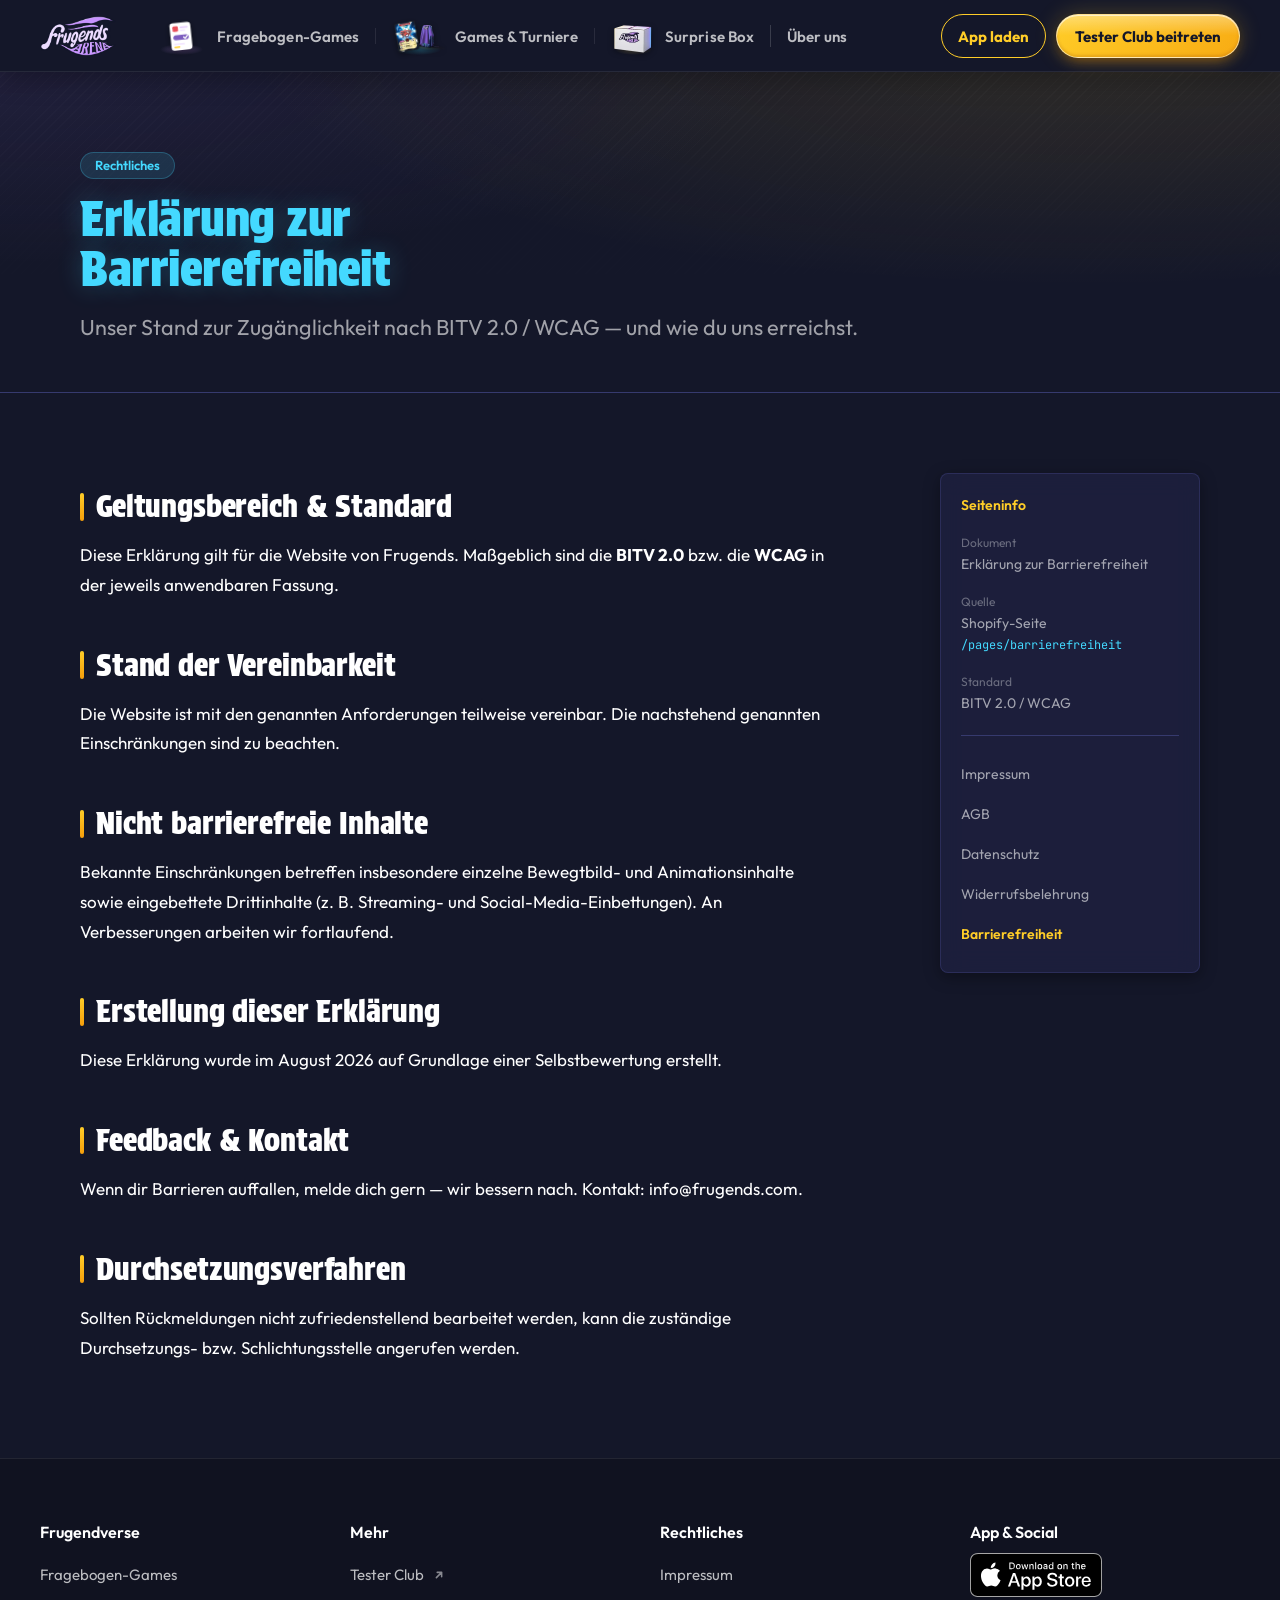
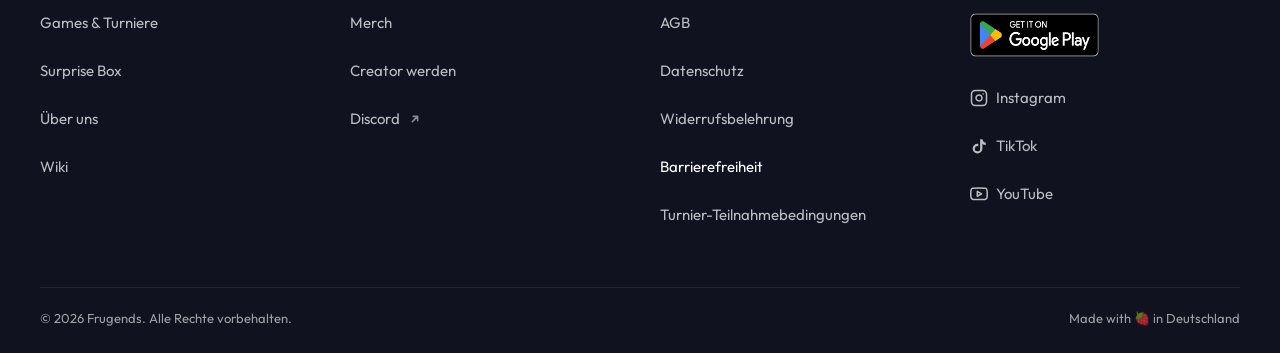
<file: pages/barrierefreiheit/index.html>
<!doctype html>
<html lang="de" class="cinema-snap">
  <head>
<meta name="robots" content="noindex, nofollow">
    <meta charset="utf-8">
    <meta name="viewport" content="width=device-width, initial-scale=1">

    
      
    

    
      <title>Barrierefreiheit — Frugends</title>
      <meta name="description" content="Barrierefreiheitserklärung von Frugends — Konformität nach BITV 2.0 / WCAG, nicht barrierefreie Inhalte und Kontakt für Feedback.">
      
    

    <link rel="icon" type="image/png" href="../../assets/favicon.png">
    <link rel="apple-touch-icon" sizes="180x180" href="../../assets/apple-touch-icon.png">

    <link rel="preconnect" href="https://fonts.googleapis.com">
    <link rel="preconnect" href="https://fonts.gstatic.com" crossorigin>
    <link href="https://fonts.googleapis.com/css2?family=Protest+Strike&family=Outfit:wght@400;500;600;700;800&family=JetBrains+Mono:wght@400;500;700&display=swap" rel="stylesheet">

    <link href="../../assets/tokens.css?v=mvjxis4f" rel="stylesheet" type="text/css" media="all" />
    <link href="../../assets/base.css?v=mvjxis4f" rel="stylesheet" type="text/css" media="all" />
    <link href="../../assets/components.css?v=mvjxis4f" rel="stylesheet" type="text/css" media="all" />
    <link href="../../assets/fg-design.css?v=mvjxis4f" rel="stylesheet" type="text/css" media="all" />
    <link href="../../assets/fg-app-modal.css?v=mvjxis4f" rel="stylesheet" type="text/css" media="all" />

    <style>
      /* Shopify wickelt jede Section in einen Wrapper-DIV. Die Shell
         (Header/Footer) braucht ihre Kinder als direkte body-Nachbarn
         (sticky Header, .nav-checkbox ~ Sibling-Selektoren) — analog
         zum [data-include]{display:contents}-Trick des Static-Builds. */
      .fg-contents { display: contents; }
    </style>

    
      

<script type="application/ld+json">
{
  "@context": "https://schema.org",
  "@graph": [
    {
      "@type": "Organization",
      "@id": "https://frugends.com/#organization",
      "name": "Frugends",
      "url": "https://frugends.com",
      "logo": "https://christo-malaga.github.io/frugends-relaunch-staging/assets/fg_arena_logo.png",
      "foundingDate": "2025",
      "sameAs": [
        "https://www.instagram.com/frugends/",
        "https://www.tiktok.com/@frugends",
        "https://www.youtube.com/@frugends",
        "https://www.threads.net/@frugends",
        "https://www.twitch.tv/frugends"
      ]
    },
    {
      "@type": "WebSite",
      "@id": "https://frugends.com/#website",
      "url": "https://frugends.com",
      "name": "Frugends",
      "inLanguage": "de-DE",
      "publisher": { "@id": "https://frugends.com/#organization" },
      "potentialAction": {
        "@type": "SearchAction",
        "target": "https://frugends.com/search?q={search_term_string}",
        "query-input": "required name=search_term_string"
      }
    }
  ]
}
</script>

<meta property="og:type" content="website">
<meta property="og:site_name" content="Frugends">
<meta property="og:locale" content="de_DE">
<meta property="og:title" content="Barrierefreiheit — Frugends">
<meta property="og:description" content="Barrierefreiheitserklärung von Frugends — Konformität nach BITV 2.0 / WCAG, nicht barrierefreie Inhalte und Kontakt für Feedback.">
<meta property="og:url" content="https://frugends.com/pages/barrierefreiheit">
<meta property="og:image" content="https://christo-malaga.github.io/frugends-relaunch-staging/assets/fg-og-start.jpg">
<meta property="og:image:secure_url" content="https://christo-malaga.github.io/frugends-relaunch-staging/assets/fg-og-start.jpg">
<meta property="og:image:width" content="1200">
<meta property="og:image:height" content="630">
<meta property="og:image:alt" content="Frugends: Der coolste Testerclub. Spielerisch Produkte absahnen. Ein Handy mit dem Kartenspiel und eine offene Testbox voller Produkte.">
<meta name="twitter:card" content="summary_large_image">
<meta name="twitter:title" content="Barrierefreiheit — Frugends">
<meta name="twitter:description" content="Barrierefreiheitserklärung von Frugends — Konformität nach BITV 2.0 / WCAG, nicht barrierefreie Inhalte und Kontakt für Feedback.">
<meta name="twitter:image" content="https://christo-malaga.github.io/frugends-relaunch-staging/assets/fg-og-start.jpg">
<meta name="twitter:image:alt" content="Frugends: Der coolste Testerclub. Spielerisch Produkte absahnen. Ein Handy mit dem Kartenspiel und eine offene Testbox voller Produkte.">

    

    <!-- Google Tag Manager -->
    <!-- GTM lokal deaktiviert (PREVIEW_TRACKING=1 zum Aktivieren) -->
    <!-- End Google Tag Manager -->
  </head>

  <body>
    
      <div id="shopify-section-sections--local__fg_header" class="shopify-section shopify-section-group-header_group fg-contents">


<a class="fg-skip" href="#main">Zum Inhalt springen</a>

<header class="site-header fg-kopf" data-fg-kopf
        data-store-ios-qr="https://apps.apple.com/de/app/frugends/id6749146042?ct=hp-qr" data-store-android-qr="https://play.google.com/store/apps/details?id=com.frugends.mobile&amp;referrer=utm_source%3Dfrugends.com%26utm_medium%3Dreferral%26utm_campaign%3Dwebsite%26utm_content%3Dqr">
  <div class="fg-kopf__bar">

    <a class="fg-kopf__logo" href="../../" aria-label="Frugends Startseite">
        <img src="../../assets/fg_arena_logo.png" alt="" width="76" height="40">
    </a>

    <nav class="fg-kopf__nav" aria-label="Hauptnavigation">
      <ul class="fg-kopf__wege" role="list">
          <li class="fg-kopf__punkt" >
            <a class="fg-kopf__weg fg-weg--produkt" data-fg-mini
               href="../../pages/fragebogen-games/">
<span class="fg-mini fg-mini--fragebogen" aria-hidden="true">
  <svg class="fg-mini__teil fg-mini__bogen" viewBox="0 0 20 26" focusable="false"><rect class="fg-mini__blatt" x=".5" y=".5" width="19" height="25" rx="3"/><rect class="fg-mini__produkt" x="3" y="3.5" width="5" height="5" rx="1.2"/><rect class="fg-mini__zeile" x="9.5" y="4" width="7.5" height="1.6" rx=".8"/><rect class="fg-mini__zeile fg-mini__zeile--hell" x="9.5" y="6.9" width="5" height="1.6" rx=".8"/><rect class="fg-mini__antwort" x="3" y="11.5" width="14" height="4.6" rx="2.3"/><path class="fg-mini__haken" d="M12.4 13.9l1.3 1.2 2.1-2.4"/><rect class="fg-mini__zeile fg-mini__zeile--hell" x="3" y="19" width="10" height="1.6" rx=".8"/><rect class="fg-mini__punkte" x="3" y="21.8" width="5.5" height="1.5" rx=".75"/></svg>
  <img class="fg-mini__teil fg-mini__box" src="../../assets/fg-nav-ikon-testbox.webp" alt="" width="120" height="132" loading="lazy" decoding="async" draggable="false">
  <svg class="fg-mini__teil fg-mini__muenze" viewBox="0 0 16 16" focusable="false"><circle class="fg-mini__muenze-rand" cx="8" cy="8" r="7.5"/><circle class="fg-mini__muenze-mitte" cx="8" cy="8" r="5.5"/><path class="fg-mini__muenze-p" d="M6.7 11.2V4.9h1.9a1.85 1.85 0 0 1 0 3.7H6.7"/></svg>
</span>

              <span class="fg-kopf__wort">Fragebogen-Games</span>
            </a>
          </li>
          <li class="fg-kopf__punkt" >
            <a class="fg-kopf__weg fg-weg--arena" data-fg-mini
               href="../../pages/turniere/">
<span class="fg-mini fg-mini--turniere" aria-hidden="true">
  <img class="fg-mini__teil fg-mini__cape" src="../../assets/fg-nav-ikon-handy.webp" alt="" width="128" height="102" loading="lazy" decoding="async" draggable="false">
  <img class="fg-mini__teil fg-mini__karte" src="../../assets/fg-nav-ikon-karte.webp" alt="" width="81" height="112" loading="lazy" decoding="async" draggable="false">
  <img class="fg-mini__teil fg-mini__winner" src="../../assets/fg-nav-ikon-winner.webp" alt="" width="132" height="102" loading="lazy" decoding="async" draggable="false">
</span>

              <span class="fg-kopf__wort">Games &amp; Turniere</span>
            </a>
          </li>
          <li class="fg-kopf__punkt" >
            <a class="fg-kopf__weg fg-weg--senke" data-fg-mini
               href="../../pages/surprise-box/">
<span class="fg-mini fg-mini--surprise" aria-hidden="true">
  <span class="fg-mini__teil fg-mini__licht"></span>
  <img class="fg-mini__teil fg-mini__surprise" src="../../assets/fg-nav-ikon-surprise.webp" alt="" width="150" height="116" loading="lazy" decoding="async" draggable="false">
</span>

              <span class="fg-kopf__wort">Surprise Box</span>
            </a>
          </li>
      </ul>
      <ul class="fg-kopf__liste" role="list">
          <li class="fg-kopf__punkt" >
            <a class="fg-kopf__weg fg-kopf__weg--text" href="../../pages/uber-uns/">
              <span class="fg-kopf__wort">Über uns</span>
            </a>
          </li>
      </ul>
    </nav>

    <div class="fg-kopf__rechts">
      <a class="fg-pille fg-pille--linie fg-kopf__app fg-kopf__app--linie fg-kopf__aufruf" href="../../pages/turniere/"
         data-fg-app="header" data-store-ios="https://apps.apple.com/de/app/frugends/id6749146042?ct=hp-header" data-store-android="https://play.google.com/store/apps/details?id=com.frugends.mobile&amp;referrer=utm_source%3Dfrugends.com%26utm_medium%3Dreferral%26utm_campaign%3Dwebsite%26utm_content%3Dheader"
         aria-haspopup="dialog">App laden</a>
      <a class="fg-pille fg-pille--glanz fg-kopf__tc fg-kopf__aufruf" href="https://testerclub.frugends.com/?utm_source=frugends.com&utm_medium=referral&utm_campaign=website&utm_content=header" target="_blank" rel="noopener">
Tester Club beitreten        <span class="fg-sr">(neuer Tab)</span>
      </a>
      <a class="fg-pille fg-pille--linie fg-kopf__app fg-kopf__app--symbol fg-kopf__aufruf" href="../../pages/turniere/"
         data-fg-app="header" data-store-ios="https://apps.apple.com/de/app/frugends/id6749146042?ct=hp-header" data-store-android="https://play.google.com/store/apps/details?id=com.frugends.mobile&amp;referrer=utm_source%3Dfrugends.com%26utm_medium%3Dreferral%26utm_campaign%3Dwebsite%26utm_content%3Dheader"
         aria-haspopup="dialog" aria-label="App laden">
        <svg class="fg-pille__ico" viewBox="0 0 24 24" aria-hidden="true" focusable="false"><rect x="6.5" y="2.5" width="11" height="19" rx="2.6" fill="none" stroke="currentColor" stroke-width="2"/><path d="M12 7.5v6.2M9.4 11.2 12 13.8l2.6-2.6" fill="none" stroke="currentColor" stroke-width="2" stroke-linecap="round" stroke-linejoin="round"/></svg>
      </a>

      <button type="button" class="fg-kopf__burger" data-fg-burger
              aria-expanded="false" aria-controls="fg-menue" aria-label="Menü öffnen">
        <span class="fg-kopf__burger-linie" aria-hidden="true"></span>
        <span class="fg-kopf__burger-linie" aria-hidden="true"></span>
      </button>
    </div>

  </div>
</header>

<div class="fg-menue" id="fg-menue" data-fg-menue hidden>
  <div class="fg-menue__dimmer" data-fg-menue-dimmer aria-hidden="true"></div>
  <nav class="fg-menue__tafel" aria-label="Menü">
  <div class="fg-menue__innen">

    <ul class="fg-menue__wege" role="list">
          <li class="fg-menue__stufe" style="--i: 0" >
            <a class="fg-menue__weg fg-weg--produkt" data-fg-mini href="../../pages/fragebogen-games/">
              <span class="fg-menue__bild">
<span class="fg-mini fg-mini--fragebogen" aria-hidden="true">
  <svg class="fg-mini__teil fg-mini__bogen" viewBox="0 0 20 26" focusable="false"><rect class="fg-mini__blatt" x=".5" y=".5" width="19" height="25" rx="3"/><rect class="fg-mini__produkt" x="3" y="3.5" width="5" height="5" rx="1.2"/><rect class="fg-mini__zeile" x="9.5" y="4" width="7.5" height="1.6" rx=".8"/><rect class="fg-mini__zeile fg-mini__zeile--hell" x="9.5" y="6.9" width="5" height="1.6" rx=".8"/><rect class="fg-mini__antwort" x="3" y="11.5" width="14" height="4.6" rx="2.3"/><path class="fg-mini__haken" d="M12.4 13.9l1.3 1.2 2.1-2.4"/><rect class="fg-mini__zeile fg-mini__zeile--hell" x="3" y="19" width="10" height="1.6" rx=".8"/><rect class="fg-mini__punkte" x="3" y="21.8" width="5.5" height="1.5" rx=".75"/></svg>
  <img class="fg-mini__teil fg-mini__box" src="../../assets/fg-nav-ikon-testbox.webp" alt="" width="120" height="132" loading="lazy" decoding="async" draggable="false">
  <svg class="fg-mini__teil fg-mini__muenze" viewBox="0 0 16 16" focusable="false"><circle class="fg-mini__muenze-rand" cx="8" cy="8" r="7.5"/><circle class="fg-mini__muenze-mitte" cx="8" cy="8" r="5.5"/><path class="fg-mini__muenze-p" d="M6.7 11.2V4.9h1.9a1.85 1.85 0 0 1 0 3.7H6.7"/></svg>
</span>

              </span>
              <span class="fg-menue__text">
                <span class="fg-menue__titel">Fragebogen-Games</span>
              </span>
            </a>
          </li>
          <li class="fg-menue__stufe" style="--i: 1" >
            <a class="fg-menue__weg fg-weg--arena" data-fg-mini href="../../pages/turniere/">
              <span class="fg-menue__bild">
<span class="fg-mini fg-mini--turniere" aria-hidden="true">
  <img class="fg-mini__teil fg-mini__cape" src="../../assets/fg-nav-ikon-handy.webp" alt="" width="128" height="102" loading="lazy" decoding="async" draggable="false">
  <img class="fg-mini__teil fg-mini__karte" src="../../assets/fg-nav-ikon-karte.webp" alt="" width="81" height="112" loading="lazy" decoding="async" draggable="false">
  <img class="fg-mini__teil fg-mini__winner" src="../../assets/fg-nav-ikon-winner.webp" alt="" width="132" height="102" loading="lazy" decoding="async" draggable="false">
</span>

              </span>
              <span class="fg-menue__text">
                <span class="fg-menue__titel">Games &amp; Turniere</span>
              </span>
            </a>
          </li>
          <li class="fg-menue__stufe" style="--i: 2" >
            <a class="fg-menue__weg fg-weg--senke" data-fg-mini href="../../pages/surprise-box/">
              <span class="fg-menue__bild">
<span class="fg-mini fg-mini--surprise" aria-hidden="true">
  <span class="fg-mini__teil fg-mini__licht"></span>
  <img class="fg-mini__teil fg-mini__surprise" src="../../assets/fg-nav-ikon-surprise.webp" alt="" width="150" height="116" loading="lazy" decoding="async" draggable="false">
</span>

              </span>
              <span class="fg-menue__text">
                <span class="fg-menue__titel">Surprise Box</span>
              </span>
            </a>
          </li>
    </ul>

    <ul class="fg-menue__links fg-menue__stufe" style="--i: 3" role="list">
          <li >
            <a class="fg-menue__link" href="../../pages/uber-uns/"
>
Über uns            </a>
          </li>
          <li >
            <a class="fg-menue__link" href="../../pages/wiki/"
>
Wiki            </a>
          </li>
          <li >
            <a class="fg-menue__link" href="../../pages/merch/"
>
Merch            </a>
          </li>
          <li >
            <a class="fg-menue__link" href="https://discord.gg/ZKPhmDGtXy"
 target="_blank" rel="noopener">
Discord                <svg class="fg-raus" viewBox="0 0 16 16" aria-hidden="true" focusable="false"><path d="M5 11 11 5M6 5h5v5" fill="none" stroke="currentColor" stroke-width="1.8" stroke-linecap="round" stroke-linejoin="round"/></svg>
                <span class="fg-sr">(neuer Tab)</span>
            </a>
          </li>
    </ul>

    <div class="fg-menue__aufrufe fg-menue__stufe" style="--i: 4">
      <a class="fg-pille fg-pille--gross fg-pille--glanz" href="https://testerclub.frugends.com/?utm_source=frugends.com&utm_medium=referral&utm_campaign=website&utm_content=menu" target="_blank" rel="noopener">
Tester Club beitreten        <span class="fg-sr">(neuer Tab)</span>
      </a>
      <a class="fg-pille fg-pille--gross fg-pille--linie" href="../../pages/turniere/"
         data-fg-app="menu" data-store-ios="https://apps.apple.com/de/app/frugends/id6749146042?ct=hp-menu" data-store-android="https://play.google.com/store/apps/details?id=com.frugends.mobile&amp;referrer=utm_source%3Dfrugends.com%26utm_medium%3Dreferral%26utm_campaign%3Dwebsite%26utm_content%3Dmenu"
         aria-haspopup="dialog">App laden</a>
    </div>

  </div>
  </nav>
</div>


</div>
<div id="shopify-section-sections--local__my_company" class="shopify-section shopify-section-group-header_group">



</div>
    

    <main id="main">
      <div id="shopify-section-template--local__main" class="shopify-section">
<link href="../../assets/scroll-cinema.css?v=mvjxis4f" rel="stylesheet" type="text/css" media="all" />
<link href="../../assets/page-legal.css?v=mvjxis4f" rel="stylesheet" type="text/css" media="all" />
<script defer src="../../assets/scroll-cinema.js?v=mvjxis4f"></script>

    <!-- ═══ PAGE MASTHEAD ═══ -->
    <section class="legal-hero" aria-labelledby="legal-title">
      <div class="container legal-hero__inner">
        <span class="chip chip--cyan legal-hero__eyebrow">Rechtliches</span>
        <h1 id="legal-title" class="legal-hero__title chapter-headline chapter-headline--cyan">Erklärung zur Barriere&shy;freiheit</h1>
        <p class="legal-hero__tagline">Unser Stand zur Zugänglichkeit nach BITV&nbsp;2.0 / WCAG — und wie du uns erreichst.</p>
      </div>
    </section>

    <!-- ═══ READING LAYOUT ═══ -->
    <div class="container legal-layout">

      <article class="legal-content">
        <!-- single page heading is the hero title above; content headings start at level two -->
        <h2>Geltungsbereich &amp; Standard</h2>
        <p>Diese Erklärung gilt für die Website von Frugends. Maßgeblich sind die <strong>BITV&nbsp;2.0</strong> bzw. die <strong>WCAG</strong> in der jeweils anwendbaren Fassung.</p>

        <h2>Stand der Vereinbarkeit</h2>
        <p>Die Website ist mit den genannten Anforderungen teilweise vereinbar. Die nachstehend genannten Einschränkungen sind zu beachten.</p>

        <h2>Nicht barrierefreie Inhalte</h2>
        <p>Bekannte Einschränkungen betreffen insbesondere einzelne Bewegtbild- und Animationsinhalte sowie eingebettete Drittinhalte (z.&nbsp;B. Streaming- und Social-Media-Einbettungen). An Verbesserungen arbeiten wir fortlaufend.</p>

        <h2>Erstellung dieser Erklärung</h2>
        <p>Diese Erklärung wurde im August 2026 auf Grundlage einer Selbstbewertung erstellt.</p>

        <h2>Feedback &amp; Kontakt</h2>
        <p>Wenn dir Barrieren auffallen, melde dich gern — wir bessern nach. Kontakt: info@frugends.com.</p>

        <h2>Durchsetzungsverfahren</h2>
        <p>Sollten Rückmeldungen nicht zufriedenstellend bearbeitet werden, kann die zuständige Durchsetzungs- bzw. Schlichtungsstelle angerufen werden.</p>
      </article>

      <!-- ═══ META ASIDE ═══ -->
      <aside class="legal-aside" aria-label="Seiteninformationen">
        <div class="glass legal-aside__card">
          <p class="legal-aside__title">Seiteninfo</p>
          <div class="legal-aside__row">
            <span class="legal-aside__key">Dokument</span>
            <span class="legal-aside__val">Erklärung zur Barrierefreiheit</span>
          </div>
          <div class="legal-aside__row">
            <span class="legal-aside__key">Quelle</span>
            <span class="legal-aside__val">Shopify-Seite <code>/pages/barrierefreiheit</code></span>
          </div>
          <div class="legal-aside__row">
            <span class="legal-aside__key">Standard</span>
            <span class="legal-aside__val">BITV 2.0 / WCAG</span>
          </div>

          <nav class="legal-aside__links" aria-label="Weitere rechtliche Seiten">
            <a href="../../pages/impressum/">Impressum</a>
            <a href="../../pages/agb/">AGB</a>
            <a href="../../pages/datenschutz/">Datenschutz</a>
            <a href="../../pages/widerrufsbelehrung/">Widerrufsbelehrung</a>
            <a href="../../pages/barrierefreiheit/" aria-current="page">Barrierefreiheit</a>
          </nav>
        </div>
      </aside>

    </div>


</div>
    </main>

    
      <div id="shopify-section-sections--local__fg_footer" class="shopify-section shopify-section-group-footer_group fg-contents">


<footer class="fg-fuss">
  <div class="fg-fuss__innen">
    <div class="fg-fuss__raster">

        <div class="fg-fuss__spalte fg-fuss__spalte--nav">
          <h2 class="fg-fuss__kopf" id="fg-fuss-nav">Frugendverse</h2>
          <ul class="fg-fuss__liste" role="list" aria-labelledby="fg-fuss-nav">
              <li >
                <a class="fg-fuss__link" href="../../pages/fragebogen-games/"
>
Fragebogen-Games                </a>
              </li>
              <li >
                <a class="fg-fuss__link" href="../../pages/turniere/"
>
Games &amp; Turniere                </a>
              </li>
              <li >
                <a class="fg-fuss__link" href="../../pages/surprise-box/"
>
Surprise Box                </a>
              </li>
              <li >
                <a class="fg-fuss__link" href="../../pages/uber-uns/"
>
Über uns                </a>
              </li>
              <li >
                <a class="fg-fuss__link" href="../../pages/wiki/"
>
Wiki                </a>
              </li>
          </ul>
        </div>
        <div class="fg-fuss__spalte fg-fuss__spalte--mehr">
          <h2 class="fg-fuss__kopf" id="fg-fuss-mehr">Mehr</h2>
          <ul class="fg-fuss__liste" role="list" aria-labelledby="fg-fuss-mehr">
              <li >
                <a class="fg-fuss__link" href="https://testerclub.frugends.com/?utm_source=frugends.com&utm_medium=referral&utm_campaign=website&utm_content=footer"
 target="_blank" rel="noopener">
Tester Club<svg class="fg-raus" viewBox="0 0 16 16" aria-hidden="true" focusable="false"><path d="M5 11 11 5M6 5h5v5" fill="none" stroke="currentColor" stroke-width="1.8" stroke-linecap="round" stroke-linejoin="round"/></svg><span class="fg-sr">(neuer Tab)</span>
                </a>
              </li>
              <li >
                <a class="fg-fuss__link" href="../../pages/merch/"
>
Merch                </a>
              </li>
              <li >
                <a class="fg-fuss__link" href="../../pages/creator/"
>
Creator werden                </a>
              </li>
              <li >
                <a class="fg-fuss__link" href="https://discord.gg/ZKPhmDGtXy"
 target="_blank" rel="noopener">
Discord<svg class="fg-raus" viewBox="0 0 16 16" aria-hidden="true" focusable="false"><path d="M5 11 11 5M6 5h5v5" fill="none" stroke="currentColor" stroke-width="1.8" stroke-linecap="round" stroke-linejoin="round"/></svg><span class="fg-sr">(neuer Tab)</span>
                </a>
              </li>
          </ul>
        </div>
        <div class="fg-fuss__spalte fg-fuss__spalte--legal">
          <h2 class="fg-fuss__kopf" id="fg-fuss-legal">Rechtliches</h2>
          <ul class="fg-fuss__liste" role="list" aria-labelledby="fg-fuss-legal">
              <li >
                <a class="fg-fuss__link" href="../../pages/impressum/"
>
Impressum                </a>
              </li>
              <li >
                <a class="fg-fuss__link" href="../../pages/agb/"
>
AGB                </a>
              </li>
              <li >
                <a class="fg-fuss__link" href="../../pages/datenschutz/"
>
Datenschutz                </a>
              </li>
              <li >
                <a class="fg-fuss__link" href="../../pages/widerrufsbelehrung/"
>
Widerrufsbelehrung                </a>
              </li>
              <li >
                <a class="fg-fuss__link" href="../../pages/barrierefreiheit/"
 aria-current="page">
Barrierefreiheit                </a>
              </li>
              <li >
                <a class="fg-fuss__link" href="../../pages/turnier-teilnahmebedingungen/"
>
Turnier-Teilnahmebedingungen                </a>
              </li>
          </ul>
        </div>

      <div class="fg-fuss__spalte fg-fuss__spalte--app">
        <h2 class="fg-fuss__kopf" id="fg-fuss-app">App &amp; Social</h2>
        <ul class="fg-fuss__stores" role="list">
          <li>
            <a class="fg-fuss__badge" href="https://apps.apple.com/de/app/frugends/id6749146042?ct=hp-footer" target="_blank" rel="noopener">
              <img class="fg-badge-apple" src="../../assets/badge-app-store.svg" alt="Laden im App Store" width="132" height="44" loading="lazy">
            </a>
          </li>
          <li>
            <a class="fg-fuss__badge" href="https://play.google.com/store/apps/details?id=com.frugends.mobile&referrer=utm_source%3Dfrugends.com%26utm_medium%3Dreferral%26utm_campaign%3Dwebsite%26utm_content%3Dfooter" target="_blank" rel="noopener">
              <img class="fg-badge-google" src="../../assets/badge-google-play.png" alt="Jetzt bei Google Play" width="165" height="64" loading="lazy">
            </a>
          </li>
        </ul>
        <ul class="fg-fuss__liste fg-fuss__liste--sozial" role="list" aria-labelledby="fg-fuss-app">
          <li>
            <a class="fg-fuss__link" href="https://www.instagram.com/frugends/" target="_blank" rel="noopener">
              <svg class="fg-fuss__sozial" viewBox="0 0 24 24" fill="none" stroke="currentColor" stroke-width="2" stroke-linecap="round" stroke-linejoin="round" aria-hidden="true" focusable="false"><rect x="2" y="2" width="20" height="20" rx="5" ry="5"/><path d="M16 11.37A4 4 0 1 1 12.63 8 4 4 0 0 1 16 11.37z"/><line x1="17.5" y1="6.5" x2="17.51" y2="6.5"/></svg>
              Instagram<span class="fg-sr">(neuer Tab)</span>
            </a>
          </li>
          <li>
            <a class="fg-fuss__link" href="https://www.tiktok.com/@frugends" target="_blank" rel="noopener">
              <svg class="fg-fuss__sozial" viewBox="0 0 24 24" fill="currentColor" aria-hidden="true" focusable="false"><path d="M16.5 3a5.5 5.5 0 0 0 4.5 4.5v3a8.5 8.5 0 0 1-4.5-1.3v6.3a6.5 6.5 0 1 1-6.5-6.5c.34 0 .67.03 1 .08v3.1a3.5 3.5 0 1 0 2.5 3.32V3h3z"/></svg>
              TikTok<span class="fg-sr">(neuer Tab)</span>
            </a>
          </li>
          <li>
            <a class="fg-fuss__link" href="https://www.youtube.com/@frugends" target="_blank" rel="noopener">
              <svg class="fg-fuss__sozial" viewBox="0 0 24 24" fill="none" stroke="currentColor" stroke-width="2" stroke-linecap="round" stroke-linejoin="round" aria-hidden="true" focusable="false"><path d="M22.54 6.42a2.78 2.78 0 0 0-1.94-2C18.88 4 12 4 12 4s-6.88 0-8.6.46a2.78 2.78 0 0 0-1.94 2A29 29 0 0 0 1 11.75a29 29 0 0 0 .46 5.33A2.78 2.78 0 0 0 3.4 19c1.72.46 8.6.46 8.6.46s6.88 0 8.6-.46a2.78 2.78 0 0 0 1.94-2 29 29 0 0 0 .46-5.25 29 29 0 0 0-.46-5.33z"/><polygon points="9.75 15.02 15.5 11.75 9.75 8.48 9.75 15.02"/></svg>
              YouTube<span class="fg-sr">(neuer Tab)</span>
            </a>
          </li>
        </ul>
      </div>

    </div>

    <div class="fg-fuss__zeile">
      <span>© <span class="footer-year">2026</span> Frugends. Alle Rechte vorbehalten.</span>
      <span>Made with 🍓 in Deutschland</span>
    </div>
  </div>
</footer>


</div>
<div class="app-modal" id="app-modal" role="dialog" aria-modal="true"
     aria-labelledby="app-modal-title" aria-describedby="app-modal-desc" hidden>
  <div class="app-modal__backdrop" data-app-close></div>
  <div class="app-modal__card" role="document">
    <span class="app-modal__griff" aria-hidden="true"></span>
    <button type="button" class="app-modal__close" data-app-close aria-label="Schließen">
      <svg viewBox="0 0 24 24" fill="none" stroke="currentColor" stroke-width="2" stroke-linecap="round" stroke-linejoin="round" aria-hidden="true"><line x1="18" y1="6" x2="6" y2="18"/><line x1="6" y1="6" x2="18" y2="18"/></svg>
    </button>

    <img class="app-modal__logo" src="../../assets/fg_arena_logo.png" alt="" width="76" height="40" loading="lazy" decoding="async">
    <h2 id="app-modal-title" class="app-modal__title">Hol dir die Frugends App</h2>
    <p id="app-modal-desc" class="app-modal__desc">Kostenlos spielen, Turniere gewinnen.</p>

    <div class="app-modal__wege">
      <figure class="app-modal__qr">
        <span class="app-modal__qr-feld">
          <svg xmlns="http://www.w3.org/2000/svg" viewBox="0 0 29 29" role="img" aria-label="QR-Code zur Frugends App" shape-rendering="crispEdges"><path stroke="#141729" d="M0 0.5h7m2 0h3m2 0h1m3 0h3m1 0h7m-29 1h1m5 0h1m1 0h1m3 0h2m2 0h3m1 0h1m1 0h1m5 0h1m-29 1h1m1 0h3m1 0h1m1 0h2m1 0h4m3 0h3m1 0h1m1 0h3m1 0h1m-29 1h1m1 0h3m1 0h1m4 0h1m1 0h1m3 0h1m1 0h2m1 0h1m1 0h3m1 0h1m-29 1h1m1 0h3m1 0h1m2 0h1m1 0h1m2 0h1m2 0h1m1 0h1m2 0h1m1 0h3m1 0h1m-29 1h1m5 0h1m4 0h1m1 0h1m2 0h1m2 0h1m2 0h1m5 0h1m-29 1h7m1 0h1m1 0h1m1 0h1m1 0h1m1 0h1m1 0h1m1 0h1m1 0h7m-19 1h3m2 0h1m1 0h4m-20 1h3m1 0h2m3 0h3m2 0h1m1 0h3m6 0h2m-28 1h1m1 0h2m1 0h1m2 0h1m3 0h2m1 0h1m2 0h7m3 0h1m-29 1h3m2 0h4m1 0h1m4 0h1m2 0h1m3 0h1m1 0h2m1 0h1m-25 1h1m1 0h1m3 0h3m2 0h3m1 0h3m2 0h2m3 0h1m-28 1h2m2 0h2m3 0h1m5 0h2m1 0h3m1 0h1m2 0h3m-29 1h1m2 0h2m3 0h1m1 0h1m1 0h2m2 0h2m1 0h1m2 0h2m1 0h2m1 0h1m-29 1h4m1 0h3m2 0h1m2 0h2m1 0h1m1 0h2m2 0h4m1 0h2m-29 1h1m1 0h4m1 0h3m1 0h2m1 0h2m2 0h3m3 0h2m1 0h2m-28 1h1m2 0h3m2 0h3m3 0h1m2 0h1m2 0h1m2 0h2m1 0h2m-26 1h2m2 0h1m3 0h2m3 0h1m4 0h1m4 0h1m-27 1h1m1 0h1m2 0h2m2 0h1m2 0h2m1 0h1m6 0h2m1 0h2m-25 1h1m5 0h1m1 0h2m1 0h1m3 0h2m1 0h3m1 0h5m-28 1h1m1 0h2m1 0h2m3 0h3m3 0h11m-20 1h1m3 0h2m2 0h1m1 0h1m1 0h1m3 0h2m1 0h2m-29 1h7m3 0h3m4 0h4m1 0h1m1 0h1m1 0h1m-27 1h1m5 0h1m1 0h2m1 0h2m1 0h1m3 0h1m1 0h1m3 0h1m2 0h1m-28 1h1m1 0h3m1 0h1m2 0h2m3 0h2m1 0h1m2 0h8m-28 1h1m1 0h3m1 0h1m1 0h4m2 0h1m4 0h1m4 0h2m1 0h1m-28 1h1m1 0h3m1 0h1m1 0h2m2 0h3m1 0h3m1 0h1m2 0h1m4 0h1m-29 1h1m5 0h1m1 0h2m1 0h4m1 0h1m1 0h4m2 0h1m2 0h1m-28 1h7m3 0h1m4 0h1m2 0h3m2 0h1m3 0h1"/></svg>
        </span>
        <figcaption class="app-modal__qr-text">Mit dem Handy scannen, der Code führt direkt in deinen Store.</figcaption>
      </figure>

      <div class="app-modal__stores">
        <a class="store-btn" data-app-store="apple" data-app-basis="https://apps.apple.com/de/app/frugends/id6749146042"
           href="https://apps.apple.com/de/app/frugends/id6749146042?ct=hp-modal" rel="noopener" target="_blank">
          <svg class="store-btn__logo" viewBox="0 0 24 24" fill="currentColor" aria-hidden="true"><path d="M17.05 12.54c-.02-2.06 1.68-3.05 1.76-3.1-0.96-1.4-2.46-1.6-2.99-1.62-1.27-.13-2.48.75-3.13.75-.64 0-1.64-.73-2.7-.71-1.39.02-2.67.81-3.38 2.05-1.44 2.5-.37 6.2 1.03 8.23.68.99 1.5 2.11 2.57 2.07 1.03-.04 1.42-.67 2.67-.67 1.24 0 1.6.67 2.69.65 1.11-.02 1.81-1.01 2.49-2.01.78-1.15 1.11-2.27 1.13-2.33-.02-.01-2.17-.83-2.19-3.29ZM15 6.4c.57-.69.95-1.65.85-2.6-.82.03-1.81.54-2.4 1.23-.53.61-.99 1.58-.86 2.51.91.07 1.84-.46 2.41-1.14Z"/></svg>
          <span class="store-btn__text">
            <span class="store-btn__small">Laden im</span>
            <span class="store-btn__big">App Store</span>
          </span>
        </a>

        <a class="store-btn" data-app-store="google" data-app-basis="https://play.google.com/store/apps/details?id=com.frugends.mobile"
           href="https://play.google.com/store/apps/details?id=com.frugends.mobile&referrer=utm_source%3Dfrugends.com%26utm_medium%3Dreferral%26utm_campaign%3Dwebsite%26utm_content%3Dmodal" rel="noopener" target="_blank">
          <svg class="store-btn__logo" viewBox="0 0 24 24" aria-hidden="true"><path fill="#00d3ff" d="M3.6 2.3c-.24.25-.38.64-.38 1.14v17.12c0 .5.14.89.38 1.14l.06.06 9.6-9.6v-.22l-9.6-9.6-.06.06Z"/><path fill="#ffce00" d="m16.5 15.34-3.24-3.24v-.22l3.24-3.24.07.04 3.84 2.18c1.1.62 1.1 1.64 0 2.27l-3.84 2.18-.07.03Z"/><path fill="#00f076" d="m16.57 15.3-3.31-3.31-9.66 9.66c.36.39.96.43 1.64.05l11.33-6.4Z"/><path fill="#ff3d44" d="M16.57 8.68 5.24 2.29c-.68-.39-1.28-.34-1.64.05l9.66 9.65 3.31-3.31Z"/></svg>
          <span class="store-btn__text">
            <span class="store-btn__small">Jetzt bei</span>
            <span class="store-btn__big">Google Play</span>
          </span>
        </a>
      </div>
    </div>
  </div>
</div>
    

    <script src="../../assets/main.js?v=mvjxis4f" defer></script>
    <script src="../../assets/fg-nav.js?v=mvjxis4f" defer></script>

    
      <script>
        // Ref-Parameter speichern
        (function() {
          const urlParams = new URLSearchParams(window.location.search);
          const ref = urlParams.get('ref');
          if (ref) {
            localStorage.setItem('referrer', ref);
            document.cookie = "referrer=" + ref + "; path=/; max-age=" + 60*60*24*30; // 30 Tage gültig
          }
        })();
      </script>
    

    <script>
      (function(){
        function hasStorefrontCookie(){
          return /(^|;\s*)(?:_secure_)?storefront_digest=/.test(document.cookie)
                  || /(^|;\s*)shopify_pass=/.test(document.cookie);
        }
        function readCookie(name){
          var m = document.cookie.match(new RegExp('(?:^|;\\s*)' + name.replace(/[.*+?^${}()|[\\]\\\\]/g,'\\$&') + '=([^;]*)'));
          return m ? decodeURIComponent(m[1]) : null;
        }
        function delCookie(name){
          document.cookie = name + '=; Path=/; Max-Age=0; SameSite=Lax; Secure';
          document.cookie = name + '=; Path=/; Max-Age=0; SameSite=Lax; Secure; Domain=frugends.com';
        }
        function sanitize(to){
          if(!to) return '';
          try{
            var u = new URL(to, location.origin);
            if (u.origin !== location.origin) return '';
            if (u.pathname.replace(/\/+$/,'') === '/password') return '';
            return u.pathname + u.search + u.hash;
          }catch(e){ return ''; }
        }

        if (!hasStorefrontCookie()) return;

        var to = readCookie('after_login_to');
        try { to = to || sessionStorage.getItem('after_login_to'); } catch(e){}
        to = sanitize(to);
        if (!to) { delCookie('after_login_to'); try{sessionStorage.removeItem('after_login_to');}catch(e){}; return; }

        var current = location.pathname + location.search + location.hash;
        if (current !== to) {
          delCookie('after_login_to');
          try{ sessionStorage.removeItem('after_login_to'); }catch(e){}
          location.replace(to);
        }
      })();
    </script>

    <!-- Google Tag Manager (noscript) -->
    
    <!-- End Google Tag Manager (noscript) -->
  </body>
</html>
</file>
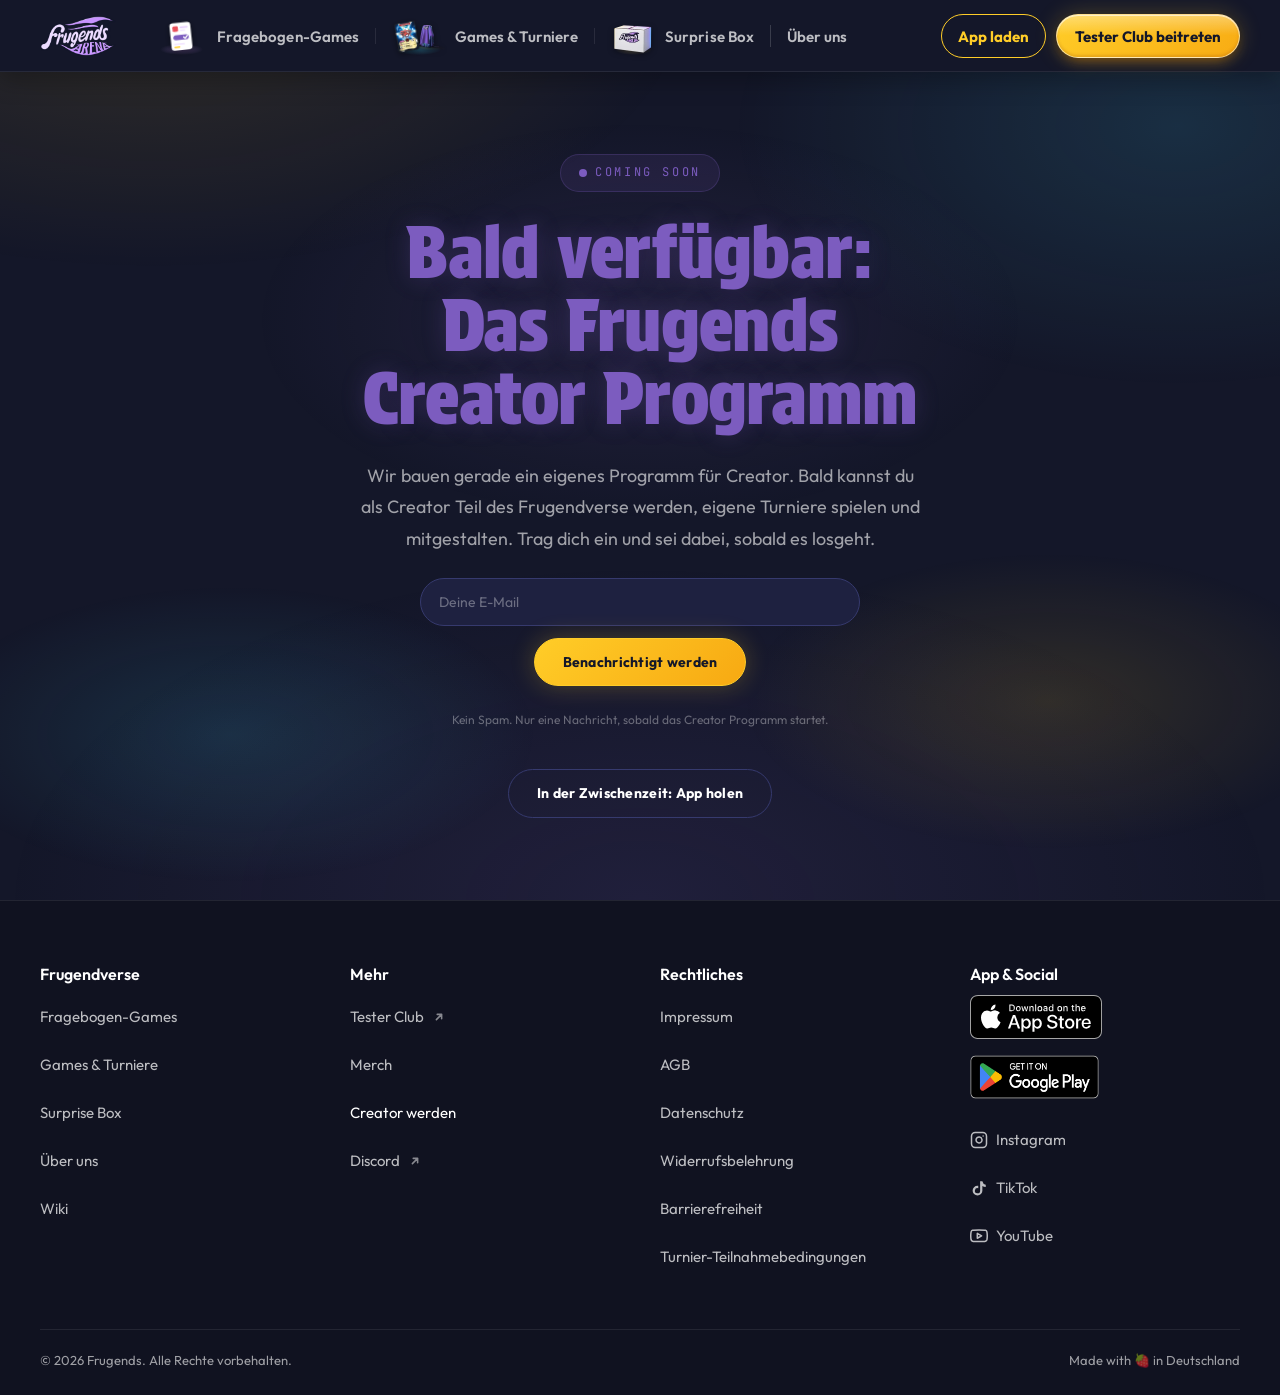
<file: pages/creator/index.html>
<!doctype html>
<html lang="de" class="cinema-snap">
  <head>
<meta name="robots" content="noindex, nofollow">
    <meta charset="utf-8">
    <meta name="viewport" content="width=device-width, initial-scale=1">

    
      
    

    
      <title>Creator — Bald verfügbar: Das Frugends Creator Programm</title>
      <meta name="description" content="Bald verfügbar: Das Frugends Creator Programm. Werde als Creator Teil des Frugendverse, spiele eigene Turniere und gestalte mit. Trag dich ein und sei dabei, sobald es losgeht.">
      
        <link rel="icon" type="image/png" href="../../assets/favicon.png">
    <link rel="apple-touch-icon" sizes="180x180" href="../../assets/apple-touch-icon.png">

    <link rel="preconnect" href="https://fonts.googleapis.com">
    <link rel="preconnect" href="https://fonts.gstatic.com" crossorigin>
    <link href="https://fonts.googleapis.com/css2?family=Protest+Strike&family=Outfit:wght@400;500;600;700;800&family=JetBrains+Mono:wght@400;500;700&display=swap" rel="stylesheet">

    <link href="../../assets/tokens.css?v=mvjxis4f" rel="stylesheet" type="text/css" media="all" />
    <link href="../../assets/base.css?v=mvjxis4f" rel="stylesheet" type="text/css" media="all" />
    <link href="../../assets/components.css?v=mvjxis4f" rel="stylesheet" type="text/css" media="all" />
    <link href="../../assets/fg-design.css?v=mvjxis4f" rel="stylesheet" type="text/css" media="all" />
    <link href="../../assets/fg-app-modal.css?v=mvjxis4f" rel="stylesheet" type="text/css" media="all" />

    <style>
      /* Shopify wickelt jede Section in einen Wrapper-DIV. Die Shell
         (Header/Footer) braucht ihre Kinder als direkte body-Nachbarn
         (sticky Header, .nav-checkbox ~ Sibling-Selektoren) — analog
         zum [data-include]{display:contents}-Trick des Static-Builds. */
      .fg-contents { display: contents; }
    </style>

    
      

<script type="application/ld+json">
{
  "@context": "https://schema.org",
  "@graph": [
    {
      "@type": "Organization",
      "@id": "https://frugends.com/#organization",
      "name": "Frugends",
      "url": "https://frugends.com",
      "logo": "https://christo-malaga.github.io/frugends-relaunch-staging/assets/fg_arena_logo.png",
      "foundingDate": "2025",
      "sameAs": [
        "https://www.instagram.com/frugends/",
        "https://www.tiktok.com/@frugends",
        "https://www.youtube.com/@frugends",
        "https://www.threads.net/@frugends",
        "https://www.twitch.tv/frugends"
      ]
    },
    {
      "@type": "WebSite",
      "@id": "https://frugends.com/#website",
      "url": "https://frugends.com",
      "name": "Frugends",
      "inLanguage": "de-DE",
      "publisher": { "@id": "https://frugends.com/#organization" },
      "potentialAction": {
        "@type": "SearchAction",
        "target": "https://frugends.com/search?q={search_term_string}",
        "query-input": "required name=search_term_string"
      }
    }
  ]
}
</script>

<meta property="og:type" content="website">
<meta property="og:site_name" content="Frugends">
<meta property="og:locale" content="de_DE">
<meta property="og:title" content="Creator — Bald verfügbar: Das Frugends Creator Programm">
<meta property="og:description" content="Bald verfügbar: Das Frugends Creator Programm. Werde als Creator Teil des Frugendverse, spiele eigene Turniere und gestalte mit. Trag dich ein und sei dabei, sobald es losgeht.">
<meta property="og:url" content="https://frugends.com/pages/creator">
<meta property="og:image" content="https://christo-malaga.github.io/frugends-relaunch-staging/assets/fg-og-start.jpg">
<meta property="og:image:secure_url" content="https://christo-malaga.github.io/frugends-relaunch-staging/assets/fg-og-start.jpg">
<meta property="og:image:width" content="1200">
<meta property="og:image:height" content="630">
<meta property="og:image:alt" content="Frugends: Der coolste Testerclub. Spielerisch Produkte absahnen. Ein Handy mit dem Kartenspiel und eine offene Testbox voller Produkte.">
<meta name="twitter:card" content="summary_large_image">
<meta name="twitter:title" content="Creator — Bald verfügbar: Das Frugends Creator Programm">
<meta name="twitter:description" content="Bald verfügbar: Das Frugends Creator Programm. Werde als Creator Teil des Frugendverse, spiele eigene Turniere und gestalte mit. Trag dich ein und sei dabei, sobald es losgeht.">
<meta name="twitter:image" content="https://christo-malaga.github.io/frugends-relaunch-staging/assets/fg-og-start.jpg">
<meta name="twitter:image:alt" content="Frugends: Der coolste Testerclub. Spielerisch Produkte absahnen. Ein Handy mit dem Kartenspiel und eine offene Testbox voller Produkte.">

    

    <!-- Google Tag Manager -->
    <!-- GTM lokal deaktiviert (PREVIEW_TRACKING=1 zum Aktivieren) -->
    <!-- End Google Tag Manager -->
  </head>

  <body>
    
      <div id="shopify-section-sections--local__fg_header" class="shopify-section shopify-section-group-header_group fg-contents">


<a class="fg-skip" href="#main">Zum Inhalt springen</a>

<header class="site-header fg-kopf" data-fg-kopf
        data-store-ios-qr="https://apps.apple.com/de/app/frugends/id6749146042?ct=hp-qr" data-store-android-qr="https://play.google.com/store/apps/details?id=com.frugends.mobile&amp;referrer=utm_source%3Dfrugends.com%26utm_medium%3Dreferral%26utm_campaign%3Dwebsite%26utm_content%3Dqr">
  <div class="fg-kopf__bar">

    <a class="fg-kopf__logo" href="../../" aria-label="Frugends Startseite">
        <img src="../../assets/fg_arena_logo.png" alt="" width="76" height="40">
    </a>

    <nav class="fg-kopf__nav" aria-label="Hauptnavigation">
      <ul class="fg-kopf__wege" role="list">
          <li class="fg-kopf__punkt" >
            <a class="fg-kopf__weg fg-weg--produkt" data-fg-mini
               href="../../pages/fragebogen-games/">
<span class="fg-mini fg-mini--fragebogen" aria-hidden="true">
  <svg class="fg-mini__teil fg-mini__bogen" viewBox="0 0 20 26" focusable="false"><rect class="fg-mini__blatt" x=".5" y=".5" width="19" height="25" rx="3"/><rect class="fg-mini__produkt" x="3" y="3.5" width="5" height="5" rx="1.2"/><rect class="fg-mini__zeile" x="9.5" y="4" width="7.5" height="1.6" rx=".8"/><rect class="fg-mini__zeile fg-mini__zeile--hell" x="9.5" y="6.9" width="5" height="1.6" rx=".8"/><rect class="fg-mini__antwort" x="3" y="11.5" width="14" height="4.6" rx="2.3"/><path class="fg-mini__haken" d="M12.4 13.9l1.3 1.2 2.1-2.4"/><rect class="fg-mini__zeile fg-mini__zeile--hell" x="3" y="19" width="10" height="1.6" rx=".8"/><rect class="fg-mini__punkte" x="3" y="21.8" width="5.5" height="1.5" rx=".75"/></svg>
  <img class="fg-mini__teil fg-mini__box" src="../../assets/fg-nav-ikon-testbox.webp" alt="" width="120" height="132" loading="lazy" decoding="async" draggable="false">
  <svg class="fg-mini__teil fg-mini__muenze" viewBox="0 0 16 16" focusable="false"><circle class="fg-mini__muenze-rand" cx="8" cy="8" r="7.5"/><circle class="fg-mini__muenze-mitte" cx="8" cy="8" r="5.5"/><path class="fg-mini__muenze-p" d="M6.7 11.2V4.9h1.9a1.85 1.85 0 0 1 0 3.7H6.7"/></svg>
</span>

              <span class="fg-kopf__wort">Fragebogen-Games</span>
            </a>
          </li>
          <li class="fg-kopf__punkt" >
            <a class="fg-kopf__weg fg-weg--arena" data-fg-mini
               href="../../pages/turniere/">
<span class="fg-mini fg-mini--turniere" aria-hidden="true">
  <img class="fg-mini__teil fg-mini__cape" src="../../assets/fg-nav-ikon-handy.webp" alt="" width="128" height="102" loading="lazy" decoding="async" draggable="false">
  <img class="fg-mini__teil fg-mini__karte" src="../../assets/fg-nav-ikon-karte.webp" alt="" width="81" height="112" loading="lazy" decoding="async" draggable="false">
  <img class="fg-mini__teil fg-mini__winner" src="../../assets/fg-nav-ikon-winner.webp" alt="" width="132" height="102" loading="lazy" decoding="async" draggable="false">
</span>

              <span class="fg-kopf__wort">Games &amp; Turniere</span>
            </a>
          </li>
          <li class="fg-kopf__punkt" >
            <a class="fg-kopf__weg fg-weg--senke" data-fg-mini
               href="../../pages/surprise-box/">
<span class="fg-mini fg-mini--surprise" aria-hidden="true">
  <span class="fg-mini__teil fg-mini__licht"></span>
  <img class="fg-mini__teil fg-mini__surprise" src="../../assets/fg-nav-ikon-surprise.webp" alt="" width="150" height="116" loading="lazy" decoding="async" draggable="false">
</span>

              <span class="fg-kopf__wort">Surprise Box</span>
            </a>
          </li>
      </ul>
      <ul class="fg-kopf__liste" role="list">
          <li class="fg-kopf__punkt" >
            <a class="fg-kopf__weg fg-kopf__weg--text" href="../../pages/uber-uns/">
              <span class="fg-kopf__wort">Über uns</span>
            </a>
          </li>
      </ul>
    </nav>

    <div class="fg-kopf__rechts">
      <a class="fg-pille fg-pille--linie fg-kopf__app fg-kopf__app--linie fg-kopf__aufruf" href="../../pages/turniere/"
         data-fg-app="header" data-store-ios="https://apps.apple.com/de/app/frugends/id6749146042?ct=hp-header" data-store-android="https://play.google.com/store/apps/details?id=com.frugends.mobile&amp;referrer=utm_source%3Dfrugends.com%26utm_medium%3Dreferral%26utm_campaign%3Dwebsite%26utm_content%3Dheader"
         aria-haspopup="dialog">App laden</a>
      <a class="fg-pille fg-pille--glanz fg-kopf__tc fg-kopf__aufruf" href="https://testerclub.frugends.com/?utm_source=frugends.com&utm_medium=referral&utm_campaign=website&utm_content=header" target="_blank" rel="noopener">
Tester Club beitreten        <span class="fg-sr">(neuer Tab)</span>
      </a>
      <a class="fg-pille fg-pille--linie fg-kopf__app fg-kopf__app--symbol fg-kopf__aufruf" href="../../pages/turniere/"
         data-fg-app="header" data-store-ios="https://apps.apple.com/de/app/frugends/id6749146042?ct=hp-header" data-store-android="https://play.google.com/store/apps/details?id=com.frugends.mobile&amp;referrer=utm_source%3Dfrugends.com%26utm_medium%3Dreferral%26utm_campaign%3Dwebsite%26utm_content%3Dheader"
         aria-haspopup="dialog" aria-label="App laden">
        <svg class="fg-pille__ico" viewBox="0 0 24 24" aria-hidden="true" focusable="false"><rect x="6.5" y="2.5" width="11" height="19" rx="2.6" fill="none" stroke="currentColor" stroke-width="2"/><path d="M12 7.5v6.2M9.4 11.2 12 13.8l2.6-2.6" fill="none" stroke="currentColor" stroke-width="2" stroke-linecap="round" stroke-linejoin="round"/></svg>
      </a>

      <button type="button" class="fg-kopf__burger" data-fg-burger
              aria-expanded="false" aria-controls="fg-menue" aria-label="Menü öffnen">
        <span class="fg-kopf__burger-linie" aria-hidden="true"></span>
        <span class="fg-kopf__burger-linie" aria-hidden="true"></span>
      </button>
    </div>

  </div>
</header>

<div class="fg-menue" id="fg-menue" data-fg-menue hidden>
  <div class="fg-menue__dimmer" data-fg-menue-dimmer aria-hidden="true"></div>
  <nav class="fg-menue__tafel" aria-label="Menü">
  <div class="fg-menue__innen">

    <ul class="fg-menue__wege" role="list">
          <li class="fg-menue__stufe" style="--i: 0" >
            <a class="fg-menue__weg fg-weg--produkt" data-fg-mini href="../../pages/fragebogen-games/">
              <span class="fg-menue__bild">
<span class="fg-mini fg-mini--fragebogen" aria-hidden="true">
  <svg class="fg-mini__teil fg-mini__bogen" viewBox="0 0 20 26" focusable="false"><rect class="fg-mini__blatt" x=".5" y=".5" width="19" height="25" rx="3"/><rect class="fg-mini__produkt" x="3" y="3.5" width="5" height="5" rx="1.2"/><rect class="fg-mini__zeile" x="9.5" y="4" width="7.5" height="1.6" rx=".8"/><rect class="fg-mini__zeile fg-mini__zeile--hell" x="9.5" y="6.9" width="5" height="1.6" rx=".8"/><rect class="fg-mini__antwort" x="3" y="11.5" width="14" height="4.6" rx="2.3"/><path class="fg-mini__haken" d="M12.4 13.9l1.3 1.2 2.1-2.4"/><rect class="fg-mini__zeile fg-mini__zeile--hell" x="3" y="19" width="10" height="1.6" rx=".8"/><rect class="fg-mini__punkte" x="3" y="21.8" width="5.5" height="1.5" rx=".75"/></svg>
  <img class="fg-mini__teil fg-mini__box" src="../../assets/fg-nav-ikon-testbox.webp" alt="" width="120" height="132" loading="lazy" decoding="async" draggable="false">
  <svg class="fg-mini__teil fg-mini__muenze" viewBox="0 0 16 16" focusable="false"><circle class="fg-mini__muenze-rand" cx="8" cy="8" r="7.5"/><circle class="fg-mini__muenze-mitte" cx="8" cy="8" r="5.5"/><path class="fg-mini__muenze-p" d="M6.7 11.2V4.9h1.9a1.85 1.85 0 0 1 0 3.7H6.7"/></svg>
</span>

              </span>
              <span class="fg-menue__text">
                <span class="fg-menue__titel">Fragebogen-Games</span>
              </span>
            </a>
          </li>
          <li class="fg-menue__stufe" style="--i: 1" >
            <a class="fg-menue__weg fg-weg--arena" data-fg-mini href="../../pages/turniere/">
              <span class="fg-menue__bild">
<span class="fg-mini fg-mini--turniere" aria-hidden="true">
  <img class="fg-mini__teil fg-mini__cape" src="../../assets/fg-nav-ikon-handy.webp" alt="" width="128" height="102" loading="lazy" decoding="async" draggable="false">
  <img class="fg-mini__teil fg-mini__karte" src="../../assets/fg-nav-ikon-karte.webp" alt="" width="81" height="112" loading="lazy" decoding="async" draggable="false">
  <img class="fg-mini__teil fg-mini__winner" src="../../assets/fg-nav-ikon-winner.webp" alt="" width="132" height="102" loading="lazy" decoding="async" draggable="false">
</span>

              </span>
              <span class="fg-menue__text">
                <span class="fg-menue__titel">Games &amp; Turniere</span>
              </span>
            </a>
          </li>
          <li class="fg-menue__stufe" style="--i: 2" >
            <a class="fg-menue__weg fg-weg--senke" data-fg-mini href="../../pages/surprise-box/">
              <span class="fg-menue__bild">
<span class="fg-mini fg-mini--surprise" aria-hidden="true">
  <span class="fg-mini__teil fg-mini__licht"></span>
  <img class="fg-mini__teil fg-mini__surprise" src="../../assets/fg-nav-ikon-surprise.webp" alt="" width="150" height="116" loading="lazy" decoding="async" draggable="false">
</span>

              </span>
              <span class="fg-menue__text">
                <span class="fg-menue__titel">Surprise Box</span>
              </span>
            </a>
          </li>
    </ul>

    <ul class="fg-menue__links fg-menue__stufe" style="--i: 3" role="list">
          <li >
            <a class="fg-menue__link" href="../../pages/uber-uns/"
>
Über uns            </a>
          </li>
          <li >
            <a class="fg-menue__link" href="../../pages/wiki/"
>
Wiki            </a>
          </li>
          <li >
            <a class="fg-menue__link" href="../../pages/merch/"
>
Merch            </a>
          </li>
          <li >
            <a class="fg-menue__link" href="https://discord.gg/ZKPhmDGtXy"
 target="_blank" rel="noopener">
Discord                <svg class="fg-raus" viewBox="0 0 16 16" aria-hidden="true" focusable="false"><path d="M5 11 11 5M6 5h5v5" fill="none" stroke="currentColor" stroke-width="1.8" stroke-linecap="round" stroke-linejoin="round"/></svg>
                <span class="fg-sr">(neuer Tab)</span>
            </a>
          </li>
    </ul>

    <div class="fg-menue__aufrufe fg-menue__stufe" style="--i: 4">
      <a class="fg-pille fg-pille--gross fg-pille--glanz" href="https://testerclub.frugends.com/?utm_source=frugends.com&utm_medium=referral&utm_campaign=website&utm_content=menu" target="_blank" rel="noopener">
Tester Club beitreten        <span class="fg-sr">(neuer Tab)</span>
      </a>
      <a class="fg-pille fg-pille--gross fg-pille--linie" href="../../pages/turniere/"
         data-fg-app="menu" data-store-ios="https://apps.apple.com/de/app/frugends/id6749146042?ct=hp-menu" data-store-android="https://play.google.com/store/apps/details?id=com.frugends.mobile&amp;referrer=utm_source%3Dfrugends.com%26utm_medium%3Dreferral%26utm_campaign%3Dwebsite%26utm_content%3Dmenu"
         aria-haspopup="dialog">App laden</a>
    </div>

  </div>
  </nav>
</div>


</div>
<div id="shopify-section-sections--local__my_company" class="shopify-section shopify-section-group-header_group">



</div>
    

    <main id="main" class="page-content">
      <div id="shopify-section-template--local__main" class="shopify-section">
<link href="../../assets/scroll-cinema.css?v=mvjxis4f" rel="stylesheet" type="text/css" media="all" />
<link href="../../assets/page-content.css?v=mvjxis4f" rel="stylesheet" type="text/css" media="all" />
<script defer src="../../assets/scroll-cinema.js?v=mvjxis4f"></script>

    <!-- COMING SOON — Creator Programm -->
    <section class="coming" aria-labelledby="creator-head">
      <span class="coming__glow" aria-hidden="true"></span>

      <div class="container coming__inner">
        <span class="soon-badge reveal"><span class="soon-badge__dot" aria-hidden="true"></span>Coming soon</span>

        <h1 id="creator-head" class="coming__title page-hero__title chapter-headline chapter-headline--purple reveal reveal-delay-1">Bald verfügbar: Das Frugends Creator Programm</h1>

        <p class="coming__text reveal reveal-delay-2">Wir bauen gerade ein eigenes Programm für Creator. Bald kannst du als Creator Teil des Frugendverse werden, eigene Turniere spielen und mitgestalten. Trag dich ein und sei dabei, sobald es losgeht.</p>

        <!-- Email-capture (static preview; wired to backend/CMS later). -->
        <form class="signup reveal reveal-delay-3" aria-label="Benachrichtigung anfordern" onsubmit="return false;">
          <label class="visually-hidden" for="creator-email">Deine E-Mail</label>
          <input class="signup__field" id="creator-email" type="email" name="email" placeholder="Deine E-Mail" autocomplete="email" required />
          <button class="cta cta--primary" type="submit">Benachrichtigt werden</button>
        </form>
        <p class="coming__hint reveal reveal-delay-4">Kein Spam. Nur eine Nachricht, sobald das Creator Programm startet.</p>

        <div class="cta-band__ctas reveal reveal-delay-4" style="margin-top:var(--space-4)">
          <a class="cta cta--ghost" href="../../pages/turniere/">In der Zwischenzeit: App holen</a>
        </div>
      </div>
    </section>


</div>
    </main>

    
      <div id="shopify-section-sections--local__fg_footer" class="shopify-section shopify-section-group-footer_group fg-contents">


<footer class="fg-fuss">
  <div class="fg-fuss__innen">
    <div class="fg-fuss__raster">

        <div class="fg-fuss__spalte fg-fuss__spalte--nav">
          <h2 class="fg-fuss__kopf" id="fg-fuss-nav">Frugendverse</h2>
          <ul class="fg-fuss__liste" role="list" aria-labelledby="fg-fuss-nav">
              <li >
                <a class="fg-fuss__link" href="../../pages/fragebogen-games/"
>
Fragebogen-Games                </a>
              </li>
              <li >
                <a class="fg-fuss__link" href="../../pages/turniere/"
>
Games &amp; Turniere                </a>
              </li>
              <li >
                <a class="fg-fuss__link" href="../../pages/surprise-box/"
>
Surprise Box                </a>
              </li>
              <li >
                <a class="fg-fuss__link" href="../../pages/uber-uns/"
>
Über uns                </a>
              </li>
              <li >
                <a class="fg-fuss__link" href="../../pages/wiki/"
>
Wiki                </a>
              </li>
          </ul>
        </div>
        <div class="fg-fuss__spalte fg-fuss__spalte--mehr">
          <h2 class="fg-fuss__kopf" id="fg-fuss-mehr">Mehr</h2>
          <ul class="fg-fuss__liste" role="list" aria-labelledby="fg-fuss-mehr">
              <li >
                <a class="fg-fuss__link" href="https://testerclub.frugends.com/?utm_source=frugends.com&utm_medium=referral&utm_campaign=website&utm_content=footer"
 target="_blank" rel="noopener">
Tester Club<svg class="fg-raus" viewBox="0 0 16 16" aria-hidden="true" focusable="false"><path d="M5 11 11 5M6 5h5v5" fill="none" stroke="currentColor" stroke-width="1.8" stroke-linecap="round" stroke-linejoin="round"/></svg><span class="fg-sr">(neuer Tab)</span>
                </a>
              </li>
              <li >
                <a class="fg-fuss__link" href="../../pages/merch/"
>
Merch                </a>
              </li>
              <li >
                <a class="fg-fuss__link" href="../../pages/creator/"
 aria-current="page">
Creator werden                </a>
              </li>
              <li >
                <a class="fg-fuss__link" href="https://discord.gg/ZKPhmDGtXy"
 target="_blank" rel="noopener">
Discord<svg class="fg-raus" viewBox="0 0 16 16" aria-hidden="true" focusable="false"><path d="M5 11 11 5M6 5h5v5" fill="none" stroke="currentColor" stroke-width="1.8" stroke-linecap="round" stroke-linejoin="round"/></svg><span class="fg-sr">(neuer Tab)</span>
                </a>
              </li>
          </ul>
        </div>
        <div class="fg-fuss__spalte fg-fuss__spalte--legal">
          <h2 class="fg-fuss__kopf" id="fg-fuss-legal">Rechtliches</h2>
          <ul class="fg-fuss__liste" role="list" aria-labelledby="fg-fuss-legal">
              <li >
                <a class="fg-fuss__link" href="../../pages/impressum/"
>
Impressum                </a>
              </li>
              <li >
                <a class="fg-fuss__link" href="../../pages/agb/"
>
AGB                </a>
              </li>
              <li >
                <a class="fg-fuss__link" href="../../pages/datenschutz/"
>
Datenschutz                </a>
              </li>
              <li >
                <a class="fg-fuss__link" href="../../pages/widerrufsbelehrung/"
>
Widerrufsbelehrung                </a>
              </li>
              <li >
                <a class="fg-fuss__link" href="../../pages/barrierefreiheit/"
>
Barrierefreiheit                </a>
              </li>
              <li >
                <a class="fg-fuss__link" href="../../pages/turnier-teilnahmebedingungen/"
>
Turnier-Teilnahmebedingungen                </a>
              </li>
          </ul>
        </div>

      <div class="fg-fuss__spalte fg-fuss__spalte--app">
        <h2 class="fg-fuss__kopf" id="fg-fuss-app">App &amp; Social</h2>
        <ul class="fg-fuss__stores" role="list">
          <li>
            <a class="fg-fuss__badge" href="https://apps.apple.com/de/app/frugends/id6749146042?ct=hp-footer" target="_blank" rel="noopener">
              <img class="fg-badge-apple" src="../../assets/badge-app-store.svg" alt="Laden im App Store" width="132" height="44" loading="lazy">
            </a>
          </li>
          <li>
            <a class="fg-fuss__badge" href="https://play.google.com/store/apps/details?id=com.frugends.mobile&referrer=utm_source%3Dfrugends.com%26utm_medium%3Dreferral%26utm_campaign%3Dwebsite%26utm_content%3Dfooter" target="_blank" rel="noopener">
              <img class="fg-badge-google" src="../../assets/badge-google-play.png" alt="Jetzt bei Google Play" width="165" height="64" loading="lazy">
            </a>
          </li>
        </ul>
        <ul class="fg-fuss__liste fg-fuss__liste--sozial" role="list" aria-labelledby="fg-fuss-app">
          <li>
            <a class="fg-fuss__link" href="https://www.instagram.com/frugends/" target="_blank" rel="noopener">
              <svg class="fg-fuss__sozial" viewBox="0 0 24 24" fill="none" stroke="currentColor" stroke-width="2" stroke-linecap="round" stroke-linejoin="round" aria-hidden="true" focusable="false"><rect x="2" y="2" width="20" height="20" rx="5" ry="5"/><path d="M16 11.37A4 4 0 1 1 12.63 8 4 4 0 0 1 16 11.37z"/><line x1="17.5" y1="6.5" x2="17.51" y2="6.5"/></svg>
              Instagram<span class="fg-sr">(neuer Tab)</span>
            </a>
          </li>
          <li>
            <a class="fg-fuss__link" href="https://www.tiktok.com/@frugends" target="_blank" rel="noopener">
              <svg class="fg-fuss__sozial" viewBox="0 0 24 24" fill="currentColor" aria-hidden="true" focusable="false"><path d="M16.5 3a5.5 5.5 0 0 0 4.5 4.5v3a8.5 8.5 0 0 1-4.5-1.3v6.3a6.5 6.5 0 1 1-6.5-6.5c.34 0 .67.03 1 .08v3.1a3.5 3.5 0 1 0 2.5 3.32V3h3z"/></svg>
              TikTok<span class="fg-sr">(neuer Tab)</span>
            </a>
          </li>
          <li>
            <a class="fg-fuss__link" href="https://www.youtube.com/@frugends" target="_blank" rel="noopener">
              <svg class="fg-fuss__sozial" viewBox="0 0 24 24" fill="none" stroke="currentColor" stroke-width="2" stroke-linecap="round" stroke-linejoin="round" aria-hidden="true" focusable="false"><path d="M22.54 6.42a2.78 2.78 0 0 0-1.94-2C18.88 4 12 4 12 4s-6.88 0-8.6.46a2.78 2.78 0 0 0-1.94 2A29 29 0 0 0 1 11.75a29 29 0 0 0 .46 5.33A2.78 2.78 0 0 0 3.4 19c1.72.46 8.6.46 8.6.46s6.88 0 8.6-.46a2.78 2.78 0 0 0 1.94-2 29 29 0 0 0 .46-5.25 29 29 0 0 0-.46-5.33z"/><polygon points="9.75 15.02 15.5 11.75 9.75 8.48 9.75 15.02"/></svg>
              YouTube<span class="fg-sr">(neuer Tab)</span>
            </a>
          </li>
        </ul>
      </div>

    </div>

    <div class="fg-fuss__zeile">
      <span>© <span class="footer-year">2026</span> Frugends. Alle Rechte vorbehalten.</span>
      <span>Made with 🍓 in Deutschland</span>
    </div>
  </div>
</footer>


</div>
<div class="app-modal" id="app-modal" role="dialog" aria-modal="true"
     aria-labelledby="app-modal-title" aria-describedby="app-modal-desc" hidden>
  <div class="app-modal__backdrop" data-app-close></div>
  <div class="app-modal__card" role="document">
    <span class="app-modal__griff" aria-hidden="true"></span>
    <button type="button" class="app-modal__close" data-app-close aria-label="Schließen">
      <svg viewBox="0 0 24 24" fill="none" stroke="currentColor" stroke-width="2" stroke-linecap="round" stroke-linejoin="round" aria-hidden="true"><line x1="18" y1="6" x2="6" y2="18"/><line x1="6" y1="6" x2="18" y2="18"/></svg>
    </button>

    <img class="app-modal__logo" src="../../assets/fg_arena_logo.png" alt="" width="76" height="40" loading="lazy" decoding="async">
    <h2 id="app-modal-title" class="app-modal__title">Hol dir die Frugends App</h2>
    <p id="app-modal-desc" class="app-modal__desc">Kostenlos spielen, Turniere gewinnen.</p>

    <div class="app-modal__wege">
      <figure class="app-modal__qr">
        <span class="app-modal__qr-feld">
          <svg xmlns="http://www.w3.org/2000/svg" viewBox="0 0 29 29" role="img" aria-label="QR-Code zur Frugends App" shape-rendering="crispEdges"><path stroke="#141729" d="M0 0.5h7m2 0h3m2 0h1m3 0h3m1 0h7m-29 1h1m5 0h1m1 0h1m3 0h2m2 0h3m1 0h1m1 0h1m5 0h1m-29 1h1m1 0h3m1 0h1m1 0h2m1 0h4m3 0h3m1 0h1m1 0h3m1 0h1m-29 1h1m1 0h3m1 0h1m4 0h1m1 0h1m3 0h1m1 0h2m1 0h1m1 0h3m1 0h1m-29 1h1m1 0h3m1 0h1m2 0h1m1 0h1m2 0h1m2 0h1m1 0h1m2 0h1m1 0h3m1 0h1m-29 1h1m5 0h1m4 0h1m1 0h1m2 0h1m2 0h1m2 0h1m5 0h1m-29 1h7m1 0h1m1 0h1m1 0h1m1 0h1m1 0h1m1 0h1m1 0h1m1 0h7m-19 1h3m2 0h1m1 0h4m-20 1h3m1 0h2m3 0h3m2 0h1m1 0h3m6 0h2m-28 1h1m1 0h2m1 0h1m2 0h1m3 0h2m1 0h1m2 0h7m3 0h1m-29 1h3m2 0h4m1 0h1m4 0h1m2 0h1m3 0h1m1 0h2m1 0h1m-25 1h1m1 0h1m3 0h3m2 0h3m1 0h3m2 0h2m3 0h1m-28 1h2m2 0h2m3 0h1m5 0h2m1 0h3m1 0h1m2 0h3m-29 1h1m2 0h2m3 0h1m1 0h1m1 0h2m2 0h2m1 0h1m2 0h2m1 0h2m1 0h1m-29 1h4m1 0h3m2 0h1m2 0h2m1 0h1m1 0h2m2 0h4m1 0h2m-29 1h1m1 0h4m1 0h3m1 0h2m1 0h2m2 0h3m3 0h2m1 0h2m-28 1h1m2 0h3m2 0h3m3 0h1m2 0h1m2 0h1m2 0h2m1 0h2m-26 1h2m2 0h1m3 0h2m3 0h1m4 0h1m4 0h1m-27 1h1m1 0h1m2 0h2m2 0h1m2 0h2m1 0h1m6 0h2m1 0h2m-25 1h1m5 0h1m1 0h2m1 0h1m3 0h2m1 0h3m1 0h5m-28 1h1m1 0h2m1 0h2m3 0h3m3 0h11m-20 1h1m3 0h2m2 0h1m1 0h1m1 0h1m3 0h2m1 0h2m-29 1h7m3 0h3m4 0h4m1 0h1m1 0h1m1 0h1m-27 1h1m5 0h1m1 0h2m1 0h2m1 0h1m3 0h1m1 0h1m3 0h1m2 0h1m-28 1h1m1 0h3m1 0h1m2 0h2m3 0h2m1 0h1m2 0h8m-28 1h1m1 0h3m1 0h1m1 0h4m2 0h1m4 0h1m4 0h2m1 0h1m-28 1h1m1 0h3m1 0h1m1 0h2m2 0h3m1 0h3m1 0h1m2 0h1m4 0h1m-29 1h1m5 0h1m1 0h2m1 0h4m1 0h1m1 0h4m2 0h1m2 0h1m-28 1h7m3 0h1m4 0h1m2 0h3m2 0h1m3 0h1"/></svg>
        </span>
        <figcaption class="app-modal__qr-text">Mit dem Handy scannen, der Code führt direkt in deinen Store.</figcaption>
      </figure>

      <div class="app-modal__stores">
        <a class="store-btn" data-app-store="apple" data-app-basis="https://apps.apple.com/de/app/frugends/id6749146042"
           href="https://apps.apple.com/de/app/frugends/id6749146042?ct=hp-modal" rel="noopener" target="_blank">
          <svg class="store-btn__logo" viewBox="0 0 24 24" fill="currentColor" aria-hidden="true"><path d="M17.05 12.54c-.02-2.06 1.68-3.05 1.76-3.1-0.96-1.4-2.46-1.6-2.99-1.62-1.27-.13-2.48.75-3.13.75-.64 0-1.64-.73-2.7-.71-1.39.02-2.67.81-3.38 2.05-1.44 2.5-.37 6.2 1.03 8.23.68.99 1.5 2.11 2.57 2.07 1.03-.04 1.42-.67 2.67-.67 1.24 0 1.6.67 2.69.65 1.11-.02 1.81-1.01 2.49-2.01.78-1.15 1.11-2.27 1.13-2.33-.02-.01-2.17-.83-2.19-3.29ZM15 6.4c.57-.69.95-1.65.85-2.6-.82.03-1.81.54-2.4 1.23-.53.61-.99 1.58-.86 2.51.91.07 1.84-.46 2.41-1.14Z"/></svg>
          <span class="store-btn__text">
            <span class="store-btn__small">Laden im</span>
            <span class="store-btn__big">App Store</span>
          </span>
        </a>

        <a class="store-btn" data-app-store="google" data-app-basis="https://play.google.com/store/apps/details?id=com.frugends.mobile"
           href="https://play.google.com/store/apps/details?id=com.frugends.mobile&referrer=utm_source%3Dfrugends.com%26utm_medium%3Dreferral%26utm_campaign%3Dwebsite%26utm_content%3Dmodal" rel="noopener" target="_blank">
          <svg class="store-btn__logo" viewBox="0 0 24 24" aria-hidden="true"><path fill="#00d3ff" d="M3.6 2.3c-.24.25-.38.64-.38 1.14v17.12c0 .5.14.89.38 1.14l.06.06 9.6-9.6v-.22l-9.6-9.6-.06.06Z"/><path fill="#ffce00" d="m16.5 15.34-3.24-3.24v-.22l3.24-3.24.07.04 3.84 2.18c1.1.62 1.1 1.64 0 2.27l-3.84 2.18-.07.03Z"/><path fill="#00f076" d="m16.57 15.3-3.31-3.31-9.66 9.66c.36.39.96.43 1.64.05l11.33-6.4Z"/><path fill="#ff3d44" d="M16.57 8.68 5.24 2.29c-.68-.39-1.28-.34-1.64.05l9.66 9.65 3.31-3.31Z"/></svg>
          <span class="store-btn__text">
            <span class="store-btn__small">Jetzt bei</span>
            <span class="store-btn__big">Google Play</span>
          </span>
        </a>
      </div>
    </div>
  </div>
</div>
    

    <script src="../../assets/main.js?v=mvjxis4f" defer></script>
    <script src="../../assets/fg-nav.js?v=mvjxis4f" defer></script>

    
      <script>
        // Ref-Parameter speichern
        (function() {
          const urlParams = new URLSearchParams(window.location.search);
          const ref = urlParams.get('ref');
          if (ref) {
            localStorage.setItem('referrer', ref);
            document.cookie = "referrer=" + ref + "; path=/; max-age=" + 60*60*24*30; // 30 Tage gültig
          }
        })();
      </script>
    

    <script>
      (function(){
        function hasStorefrontCookie(){
          return /(^|;\s*)(?:_secure_)?storefront_digest=/.test(document.cookie)
                  || /(^|;\s*)shopify_pass=/.test(document.cookie);
        }
        function readCookie(name){
          var m = document.cookie.match(new RegExp('(?:^|;\\s*)' + name.replace(/[.*+?^${}()|[\\]\\\\]/g,'\\$&') + '=([^;]*)'));
          return m ? decodeURIComponent(m[1]) : null;
        }
        function delCookie(name){
          document.cookie = name + '=; Path=/; Max-Age=0; SameSite=Lax; Secure';
          document.cookie = name + '=; Path=/; Max-Age=0; SameSite=Lax; Secure; Domain=frugends.com';
        }
        function sanitize(to){
          if(!to) return '';
          try{
            var u = new URL(to, location.origin);
            if (u.origin !== location.origin) return '';
            if (u.pathname.replace(/\/+$/,'') === '/password') return '';
            return u.pathname + u.search + u.hash;
          }catch(e){ return ''; }
        }

        if (!hasStorefrontCookie()) return;

        var to = readCookie('after_login_to');
        try { to = to || sessionStorage.getItem('after_login_to'); } catch(e){}
        to = sanitize(to);
        if (!to) { delCookie('after_login_to'); try{sessionStorage.removeItem('after_login_to');}catch(e){}; return; }

        var current = location.pathname + location.search + location.hash;
        if (current !== to) {
          delCookie('after_login_to');
          try{ sessionStorage.removeItem('after_login_to'); }catch(e){}
          location.replace(to);
        }
      })();
    </script>

    <!-- Google Tag Manager (noscript) -->
    
    <!-- End Google Tag Manager (noscript) -->
  </body>
</html>
</file>
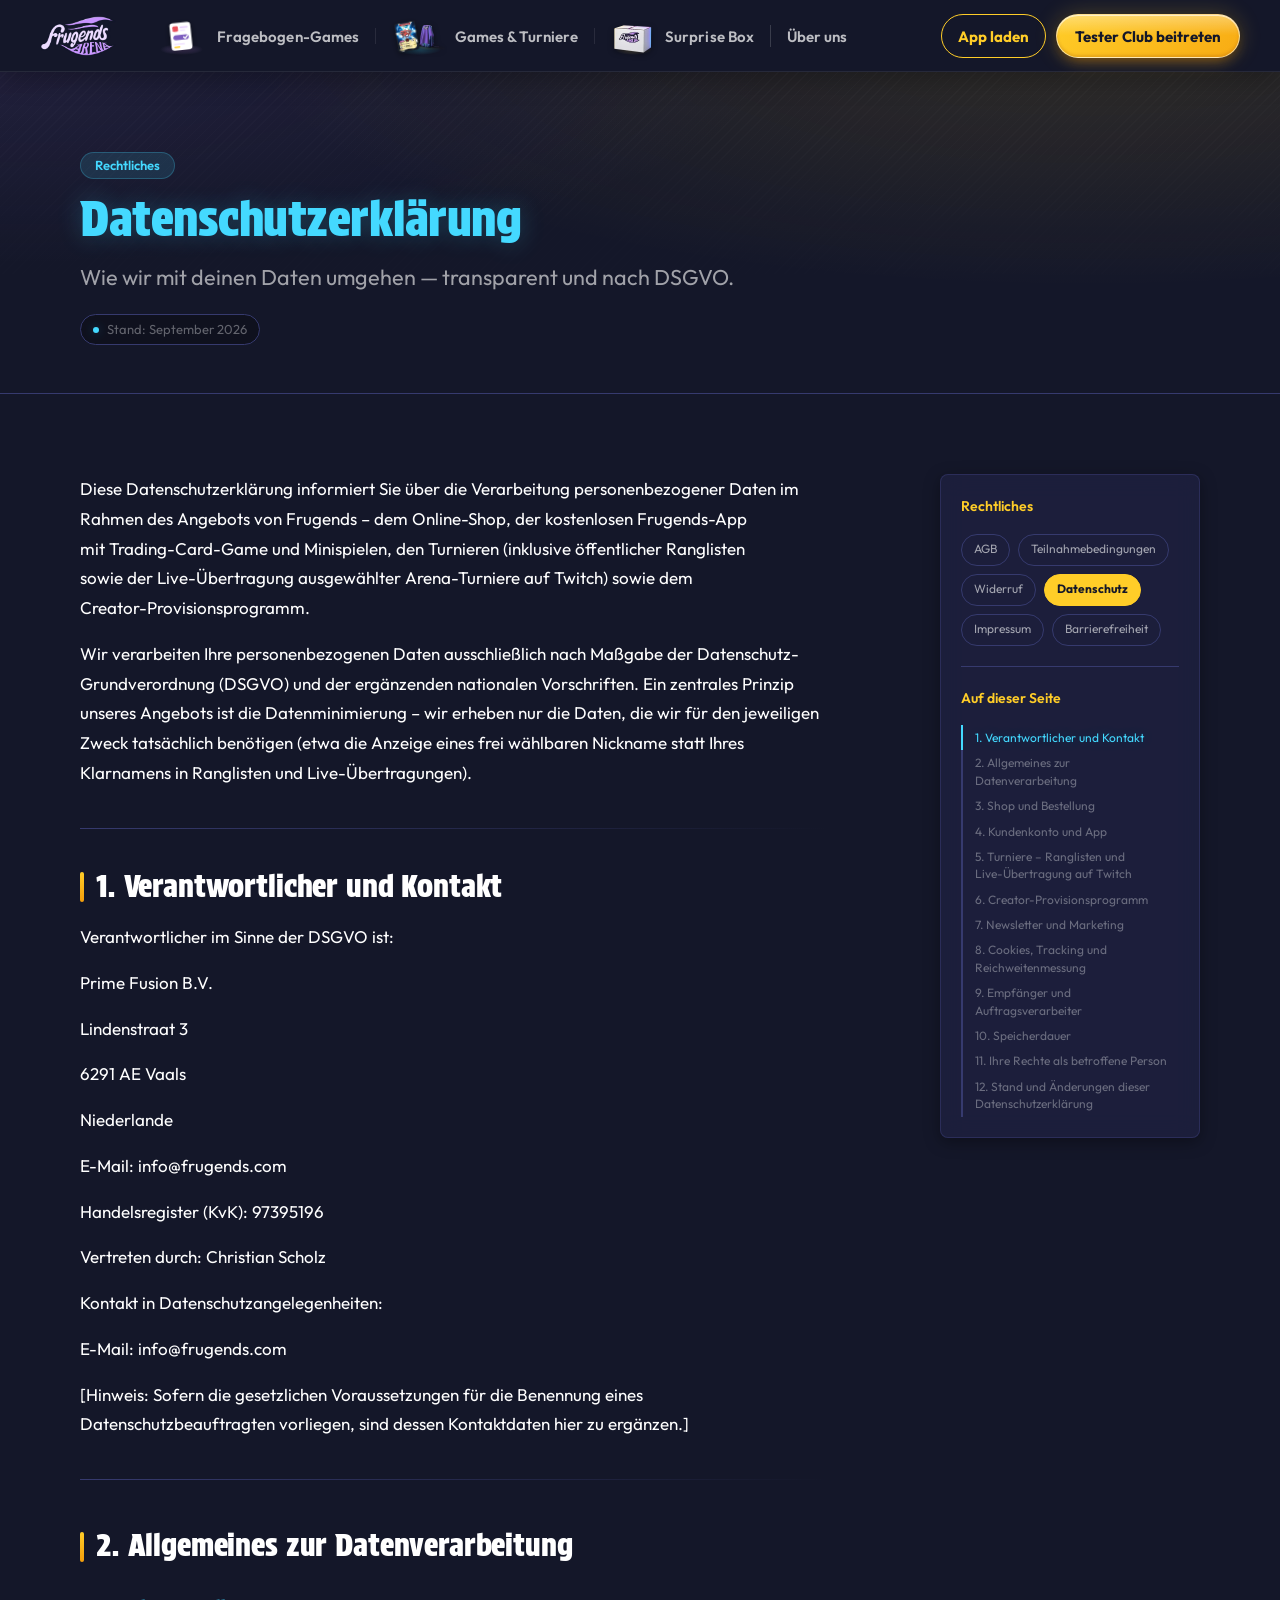
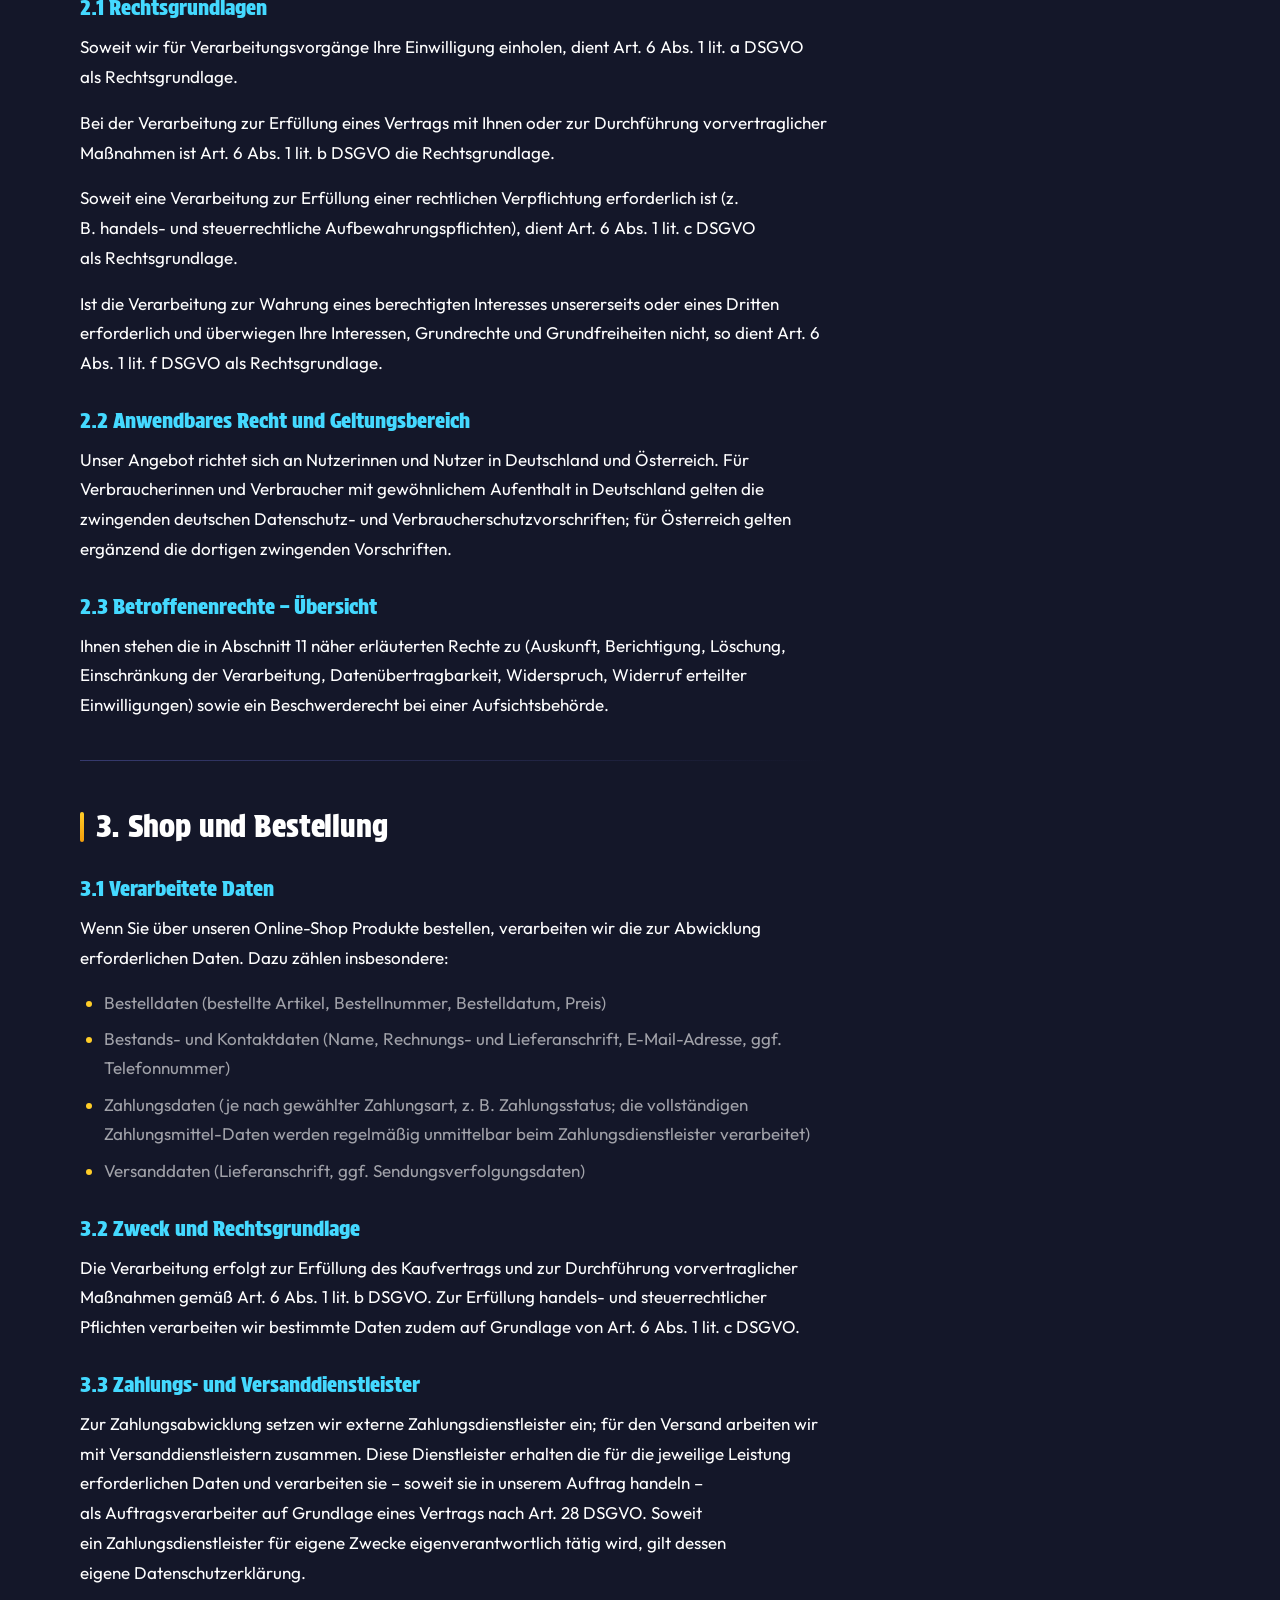
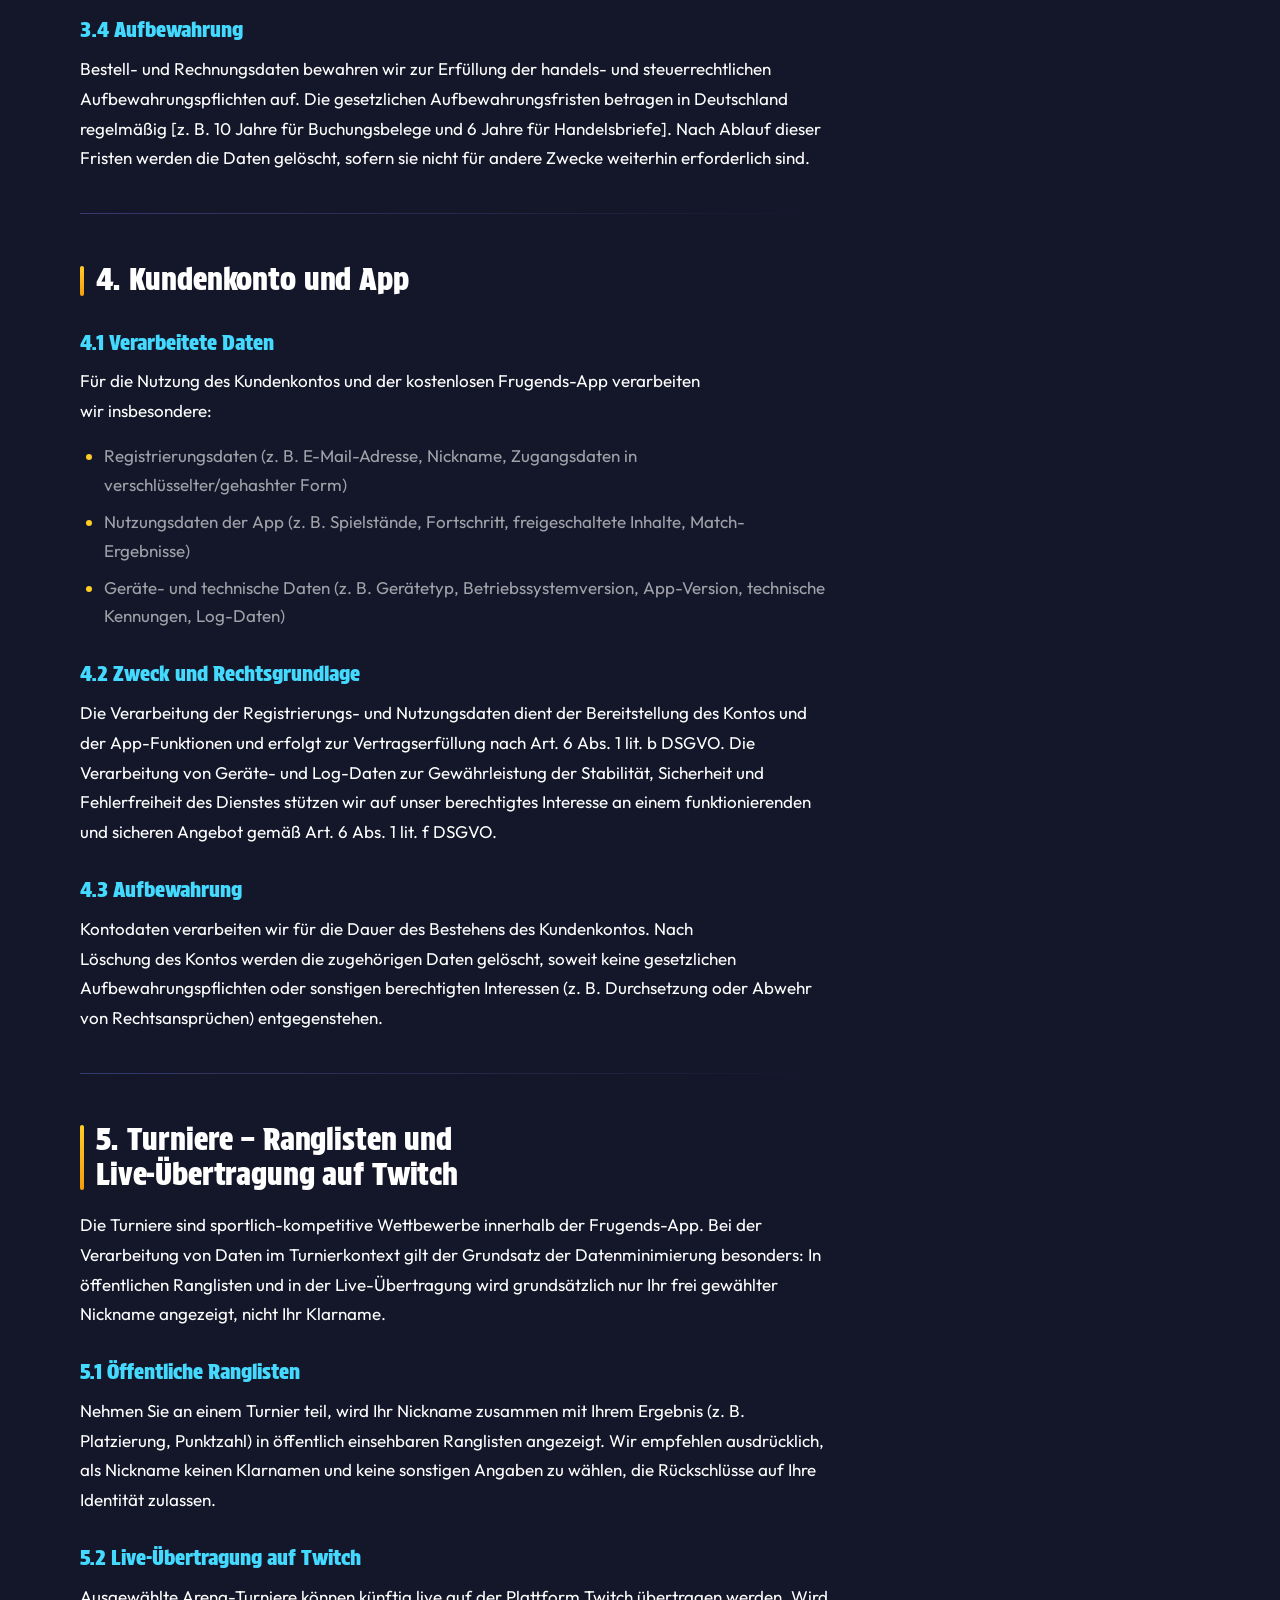
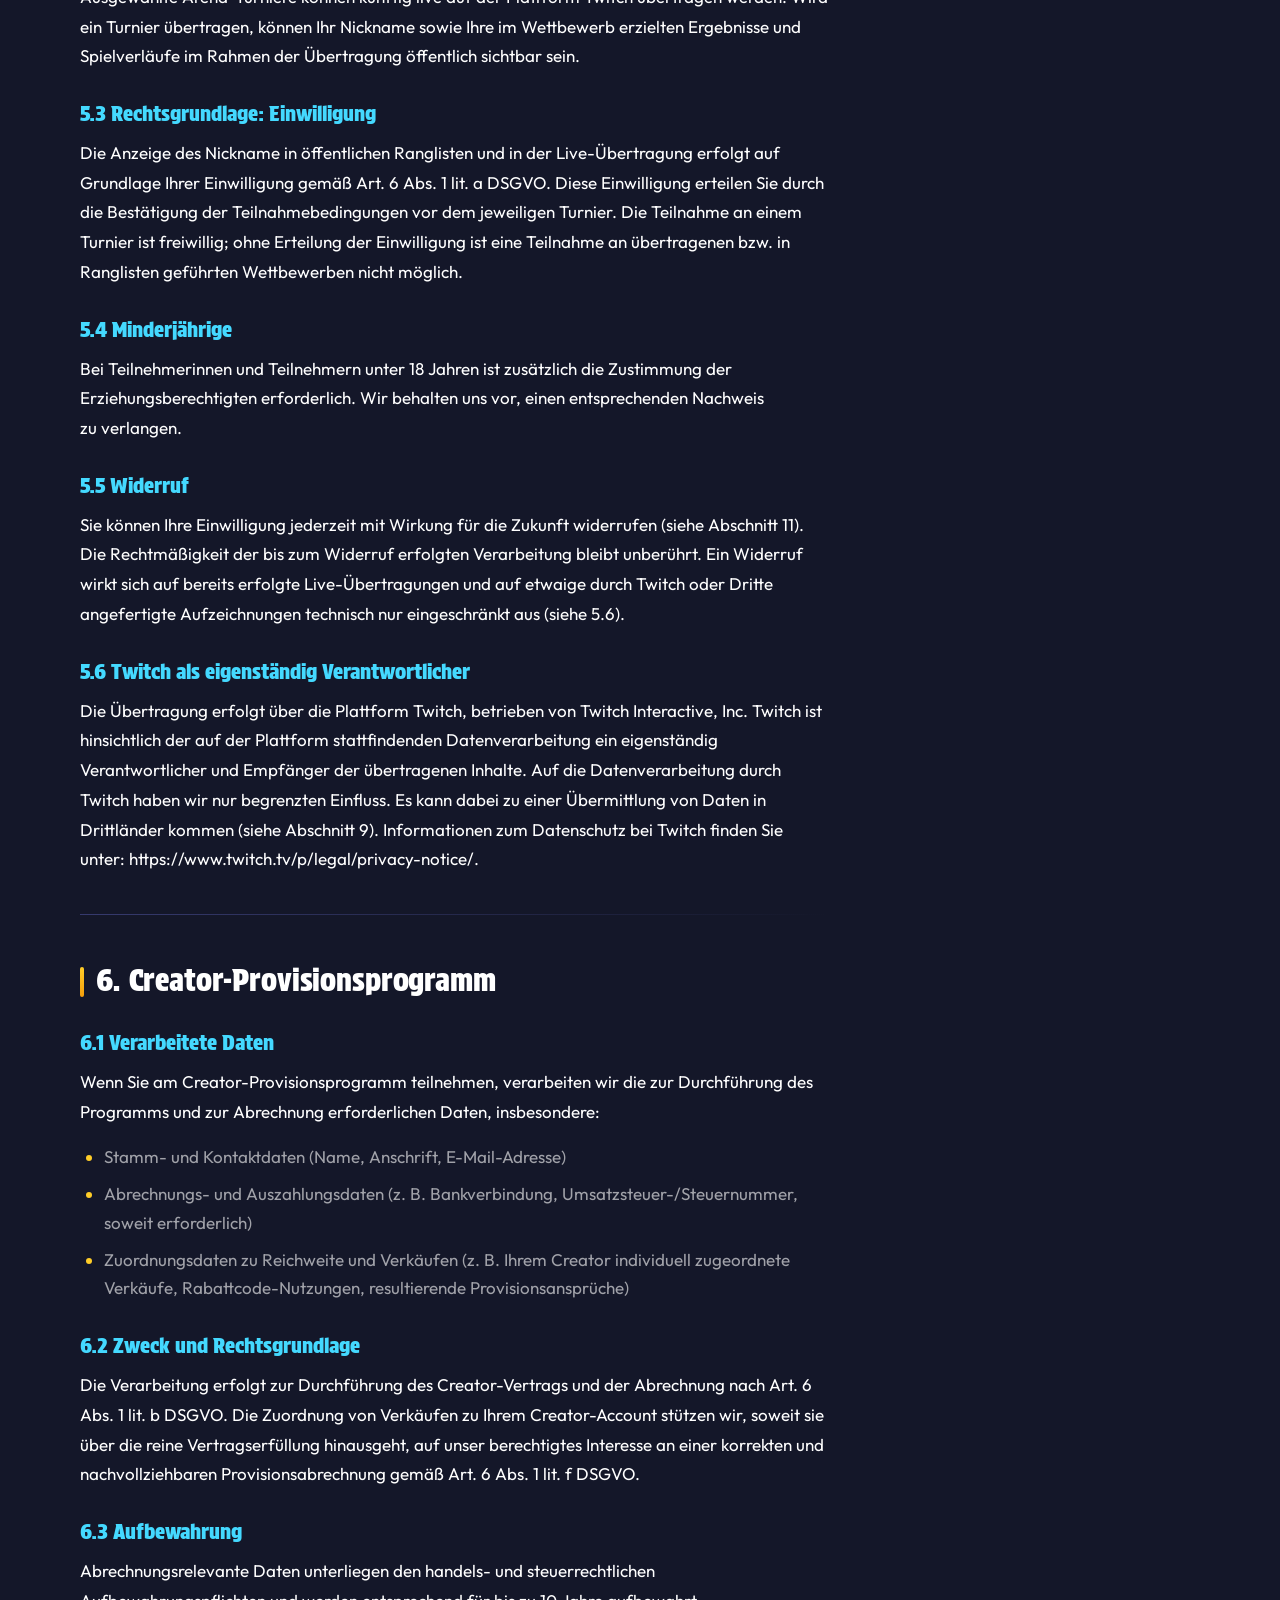
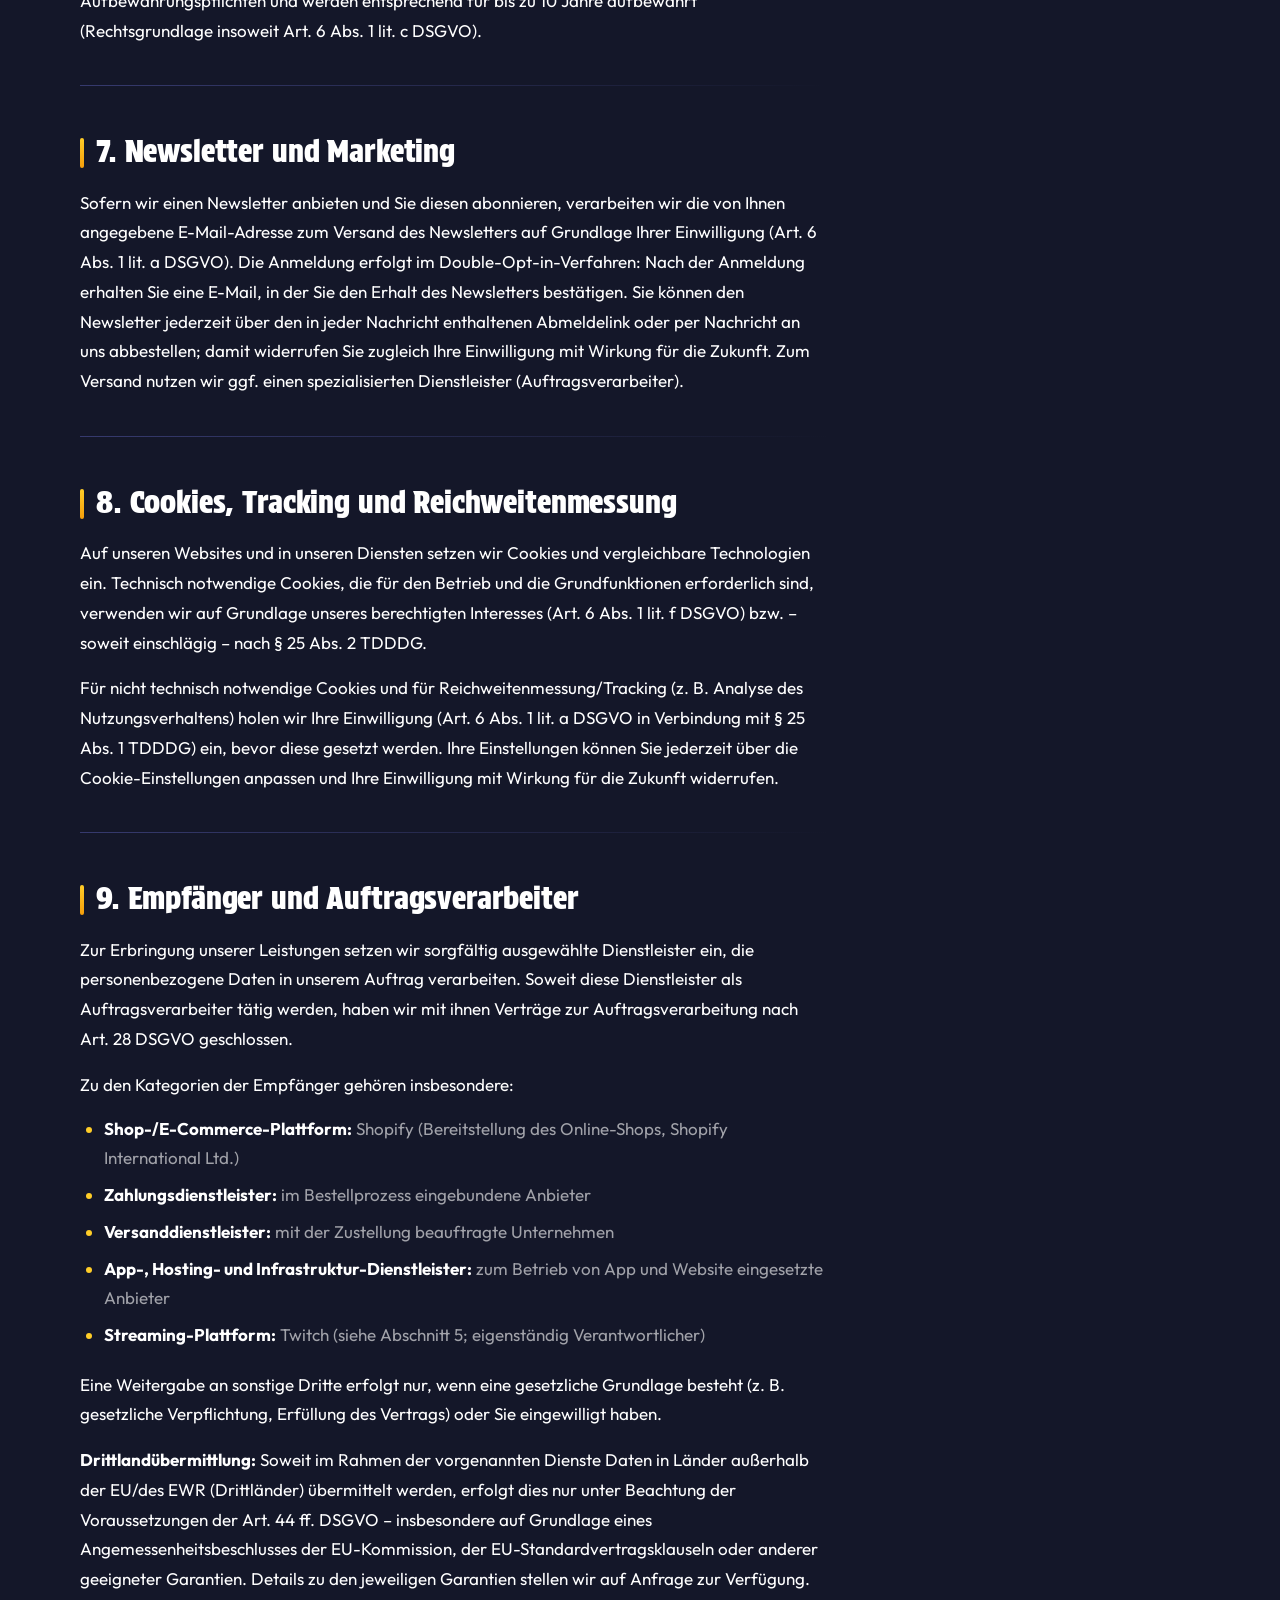
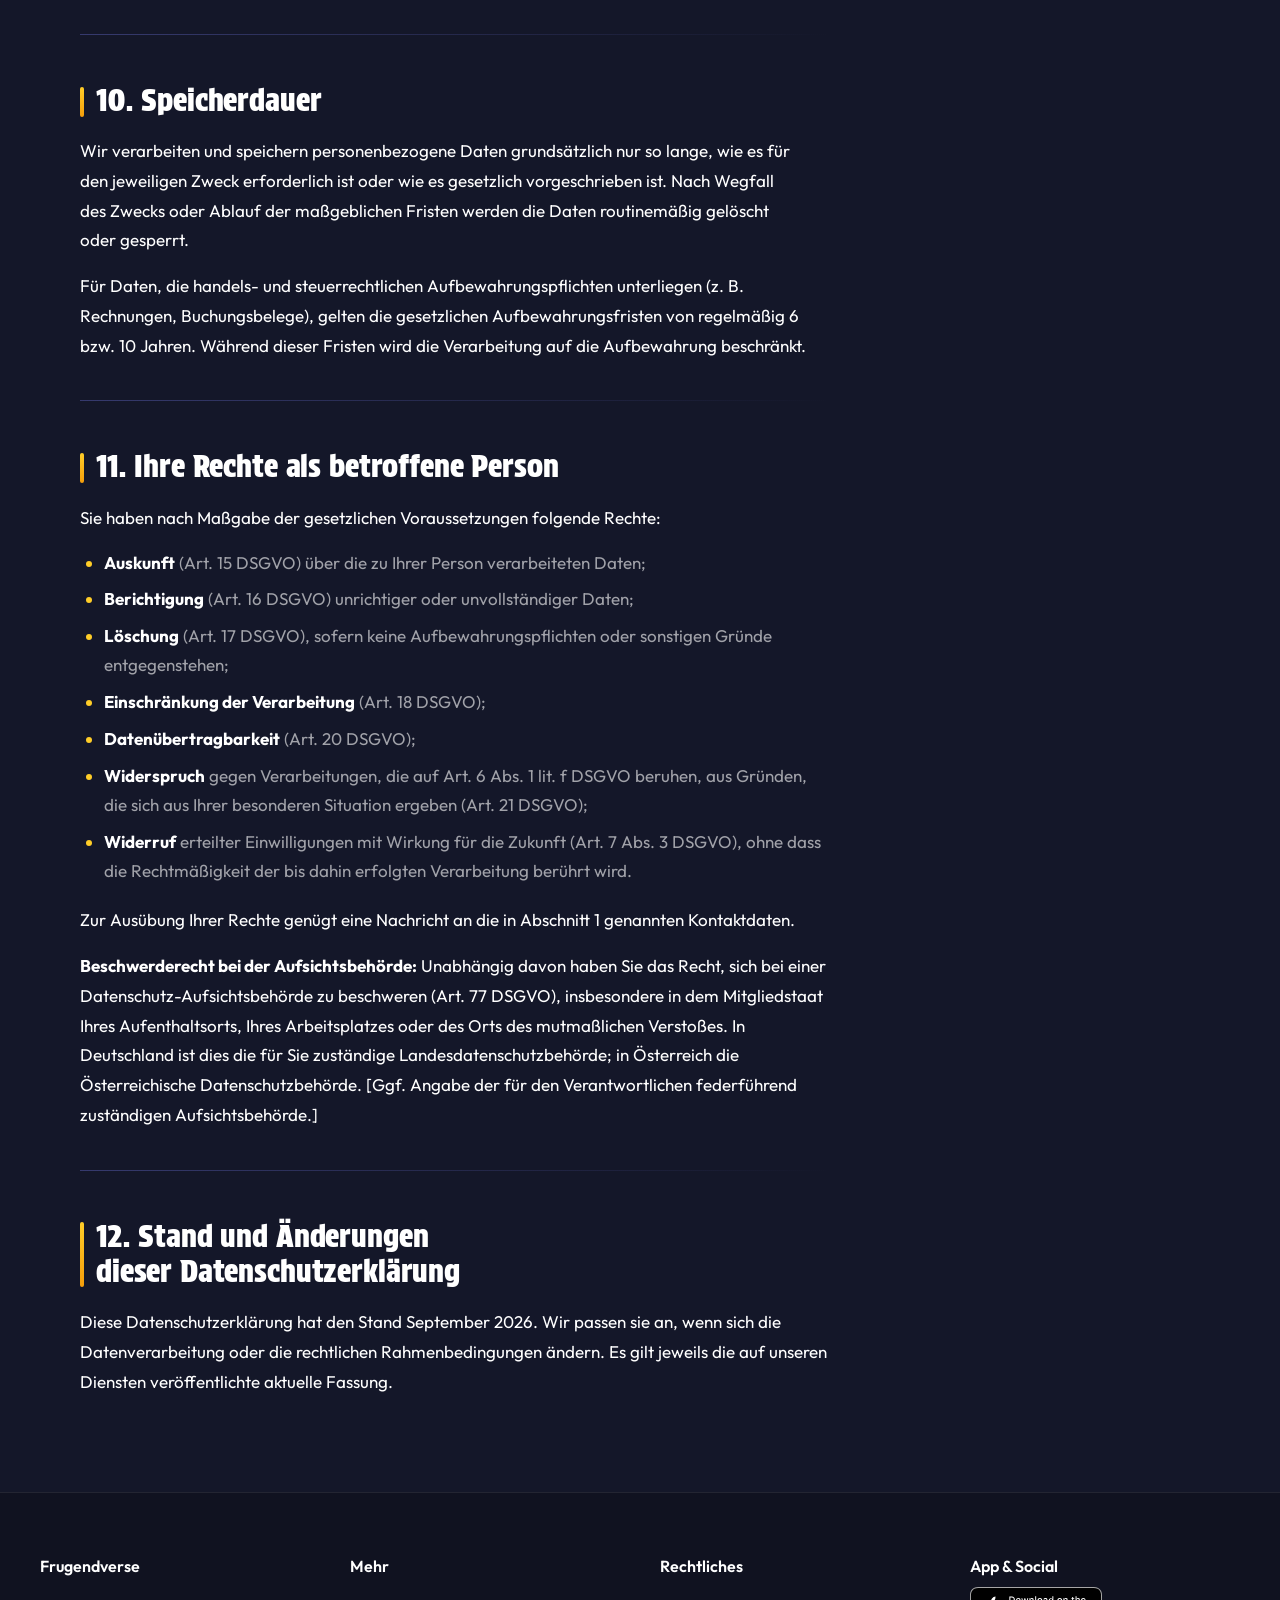
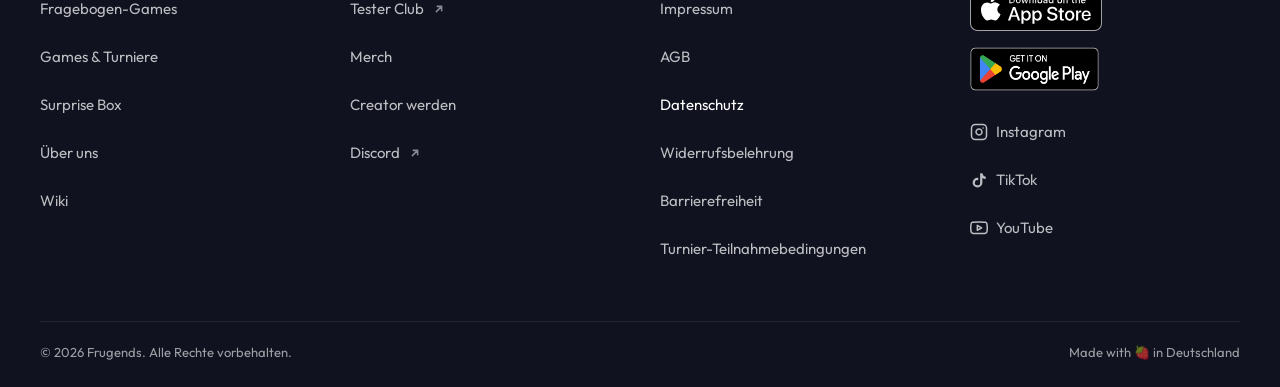
<file: pages/datenschutz/index.html>
<!doctype html>
<html lang="de" class="cinema-snap">
  <head>
<meta name="robots" content="noindex, nofollow">
    <meta charset="utf-8">
    <meta name="viewport" content="width=device-width, initial-scale=1">

    
      
    

    
      <title>Datenschutz — Frugends</title>
      <meta name="description" content="Datenschutzerklärung von Frugends — Verantwortlicher, verarbeitete Datenarten, Weitergabe an Dritte und Ihre Betroffenenrechte nach DSGVO.">
      
    

    <link rel="icon" type="image/png" href="../../assets/favicon.png">
    <link rel="apple-touch-icon" sizes="180x180" href="../../assets/apple-touch-icon.png">

    <link rel="preconnect" href="https://fonts.googleapis.com">
    <link rel="preconnect" href="https://fonts.gstatic.com" crossorigin>
    <link href="https://fonts.googleapis.com/css2?family=Protest+Strike&family=Outfit:wght@400;500;600;700;800&family=JetBrains+Mono:wght@400;500;700&display=swap" rel="stylesheet">

    <link href="../../assets/tokens.css?v=mvjxis4f" rel="stylesheet" type="text/css" media="all" />
    <link href="../../assets/base.css?v=mvjxis4f" rel="stylesheet" type="text/css" media="all" />
    <link href="../../assets/components.css?v=mvjxis4f" rel="stylesheet" type="text/css" media="all" />
    <link href="../../assets/fg-design.css?v=mvjxis4f" rel="stylesheet" type="text/css" media="all" />
    <link href="../../assets/fg-app-modal.css?v=mvjxis4f" rel="stylesheet" type="text/css" media="all" />

    <style>
      /* Shopify wickelt jede Section in einen Wrapper-DIV. Die Shell
         (Header/Footer) braucht ihre Kinder als direkte body-Nachbarn
         (sticky Header, .nav-checkbox ~ Sibling-Selektoren) — analog
         zum [data-include]{display:contents}-Trick des Static-Builds. */
      .fg-contents { display: contents; }
    </style>

    
      

<script type="application/ld+json">
{
  "@context": "https://schema.org",
  "@graph": [
    {
      "@type": "Organization",
      "@id": "https://frugends.com/#organization",
      "name": "Frugends",
      "url": "https://frugends.com",
      "logo": "https://christo-malaga.github.io/frugends-relaunch-staging/assets/fg_arena_logo.png",
      "foundingDate": "2025",
      "sameAs": [
        "https://www.instagram.com/frugends/",
        "https://www.tiktok.com/@frugends",
        "https://www.youtube.com/@frugends",
        "https://www.threads.net/@frugends",
        "https://www.twitch.tv/frugends"
      ]
    },
    {
      "@type": "WebSite",
      "@id": "https://frugends.com/#website",
      "url": "https://frugends.com",
      "name": "Frugends",
      "inLanguage": "de-DE",
      "publisher": { "@id": "https://frugends.com/#organization" },
      "potentialAction": {
        "@type": "SearchAction",
        "target": "https://frugends.com/search?q={search_term_string}",
        "query-input": "required name=search_term_string"
      }
    }
  ]
}
</script>

<meta property="og:type" content="website">
<meta property="og:site_name" content="Frugends">
<meta property="og:locale" content="de_DE">
<meta property="og:title" content="Datenschutz — Frugends">
<meta property="og:description" content="Datenschutzerklärung von Frugends — Verantwortlicher, verarbeitete Datenarten, Weitergabe an Dritte und Ihre Betroffenenrechte nach DSGVO.">
<meta property="og:url" content="https://frugends.com/pages/datenschutz">
<meta property="og:image" content="https://christo-malaga.github.io/frugends-relaunch-staging/assets/fg-og-start.jpg">
<meta property="og:image:secure_url" content="https://christo-malaga.github.io/frugends-relaunch-staging/assets/fg-og-start.jpg">
<meta property="og:image:width" content="1200">
<meta property="og:image:height" content="630">
<meta property="og:image:alt" content="Frugends: Der coolste Testerclub. Spielerisch Produkte absahnen. Ein Handy mit dem Kartenspiel und eine offene Testbox voller Produkte.">
<meta name="twitter:card" content="summary_large_image">
<meta name="twitter:title" content="Datenschutz — Frugends">
<meta name="twitter:description" content="Datenschutzerklärung von Frugends — Verantwortlicher, verarbeitete Datenarten, Weitergabe an Dritte und Ihre Betroffenenrechte nach DSGVO.">
<meta name="twitter:image" content="https://christo-malaga.github.io/frugends-relaunch-staging/assets/fg-og-start.jpg">
<meta name="twitter:image:alt" content="Frugends: Der coolste Testerclub. Spielerisch Produkte absahnen. Ein Handy mit dem Kartenspiel und eine offene Testbox voller Produkte.">

    

    <!-- Google Tag Manager -->
    <!-- GTM lokal deaktiviert (PREVIEW_TRACKING=1 zum Aktivieren) -->
    <!-- End Google Tag Manager -->
  </head>

  <body>
    
      <div id="shopify-section-sections--local__fg_header" class="shopify-section shopify-section-group-header_group fg-contents">


<a class="fg-skip" href="#main">Zum Inhalt springen</a>

<header class="site-header fg-kopf" data-fg-kopf
        data-store-ios-qr="https://apps.apple.com/de/app/frugends/id6749146042?ct=hp-qr" data-store-android-qr="https://play.google.com/store/apps/details?id=com.frugends.mobile&amp;referrer=utm_source%3Dfrugends.com%26utm_medium%3Dreferral%26utm_campaign%3Dwebsite%26utm_content%3Dqr">
  <div class="fg-kopf__bar">

    <a class="fg-kopf__logo" href="../../" aria-label="Frugends Startseite">
        <img src="../../assets/fg_arena_logo.png" alt="" width="76" height="40">
    </a>

    <nav class="fg-kopf__nav" aria-label="Hauptnavigation">
      <ul class="fg-kopf__wege" role="list">
          <li class="fg-kopf__punkt" >
            <a class="fg-kopf__weg fg-weg--produkt" data-fg-mini
               href="../../pages/fragebogen-games/">
<span class="fg-mini fg-mini--fragebogen" aria-hidden="true">
  <svg class="fg-mini__teil fg-mini__bogen" viewBox="0 0 20 26" focusable="false"><rect class="fg-mini__blatt" x=".5" y=".5" width="19" height="25" rx="3"/><rect class="fg-mini__produkt" x="3" y="3.5" width="5" height="5" rx="1.2"/><rect class="fg-mini__zeile" x="9.5" y="4" width="7.5" height="1.6" rx=".8"/><rect class="fg-mini__zeile fg-mini__zeile--hell" x="9.5" y="6.9" width="5" height="1.6" rx=".8"/><rect class="fg-mini__antwort" x="3" y="11.5" width="14" height="4.6" rx="2.3"/><path class="fg-mini__haken" d="M12.4 13.9l1.3 1.2 2.1-2.4"/><rect class="fg-mini__zeile fg-mini__zeile--hell" x="3" y="19" width="10" height="1.6" rx=".8"/><rect class="fg-mini__punkte" x="3" y="21.8" width="5.5" height="1.5" rx=".75"/></svg>
  <img class="fg-mini__teil fg-mini__box" src="../../assets/fg-nav-ikon-testbox.webp" alt="" width="120" height="132" loading="lazy" decoding="async" draggable="false">
  <svg class="fg-mini__teil fg-mini__muenze" viewBox="0 0 16 16" focusable="false"><circle class="fg-mini__muenze-rand" cx="8" cy="8" r="7.5"/><circle class="fg-mini__muenze-mitte" cx="8" cy="8" r="5.5"/><path class="fg-mini__muenze-p" d="M6.7 11.2V4.9h1.9a1.85 1.85 0 0 1 0 3.7H6.7"/></svg>
</span>

              <span class="fg-kopf__wort">Fragebogen-Games</span>
            </a>
          </li>
          <li class="fg-kopf__punkt" >
            <a class="fg-kopf__weg fg-weg--arena" data-fg-mini
               href="../../pages/turniere/">
<span class="fg-mini fg-mini--turniere" aria-hidden="true">
  <img class="fg-mini__teil fg-mini__cape" src="../../assets/fg-nav-ikon-handy.webp" alt="" width="128" height="102" loading="lazy" decoding="async" draggable="false">
  <img class="fg-mini__teil fg-mini__karte" src="../../assets/fg-nav-ikon-karte.webp" alt="" width="81" height="112" loading="lazy" decoding="async" draggable="false">
  <img class="fg-mini__teil fg-mini__winner" src="../../assets/fg-nav-ikon-winner.webp" alt="" width="132" height="102" loading="lazy" decoding="async" draggable="false">
</span>

              <span class="fg-kopf__wort">Games &amp; Turniere</span>
            </a>
          </li>
          <li class="fg-kopf__punkt" >
            <a class="fg-kopf__weg fg-weg--senke" data-fg-mini
               href="../../pages/surprise-box/">
<span class="fg-mini fg-mini--surprise" aria-hidden="true">
  <span class="fg-mini__teil fg-mini__licht"></span>
  <img class="fg-mini__teil fg-mini__surprise" src="../../assets/fg-nav-ikon-surprise.webp" alt="" width="150" height="116" loading="lazy" decoding="async" draggable="false">
</span>

              <span class="fg-kopf__wort">Surprise Box</span>
            </a>
          </li>
      </ul>
      <ul class="fg-kopf__liste" role="list">
          <li class="fg-kopf__punkt" >
            <a class="fg-kopf__weg fg-kopf__weg--text" href="../../pages/uber-uns/">
              <span class="fg-kopf__wort">Über uns</span>
            </a>
          </li>
      </ul>
    </nav>

    <div class="fg-kopf__rechts">
      <a class="fg-pille fg-pille--linie fg-kopf__app fg-kopf__app--linie fg-kopf__aufruf" href="../../pages/turniere/"
         data-fg-app="header" data-store-ios="https://apps.apple.com/de/app/frugends/id6749146042?ct=hp-header" data-store-android="https://play.google.com/store/apps/details?id=com.frugends.mobile&amp;referrer=utm_source%3Dfrugends.com%26utm_medium%3Dreferral%26utm_campaign%3Dwebsite%26utm_content%3Dheader"
         aria-haspopup="dialog">App laden</a>
      <a class="fg-pille fg-pille--glanz fg-kopf__tc fg-kopf__aufruf" href="https://testerclub.frugends.com/?utm_source=frugends.com&utm_medium=referral&utm_campaign=website&utm_content=header" target="_blank" rel="noopener">
Tester Club beitreten        <span class="fg-sr">(neuer Tab)</span>
      </a>
      <a class="fg-pille fg-pille--linie fg-kopf__app fg-kopf__app--symbol fg-kopf__aufruf" href="../../pages/turniere/"
         data-fg-app="header" data-store-ios="https://apps.apple.com/de/app/frugends/id6749146042?ct=hp-header" data-store-android="https://play.google.com/store/apps/details?id=com.frugends.mobile&amp;referrer=utm_source%3Dfrugends.com%26utm_medium%3Dreferral%26utm_campaign%3Dwebsite%26utm_content%3Dheader"
         aria-haspopup="dialog" aria-label="App laden">
        <svg class="fg-pille__ico" viewBox="0 0 24 24" aria-hidden="true" focusable="false"><rect x="6.5" y="2.5" width="11" height="19" rx="2.6" fill="none" stroke="currentColor" stroke-width="2"/><path d="M12 7.5v6.2M9.4 11.2 12 13.8l2.6-2.6" fill="none" stroke="currentColor" stroke-width="2" stroke-linecap="round" stroke-linejoin="round"/></svg>
      </a>

      <button type="button" class="fg-kopf__burger" data-fg-burger
              aria-expanded="false" aria-controls="fg-menue" aria-label="Menü öffnen">
        <span class="fg-kopf__burger-linie" aria-hidden="true"></span>
        <span class="fg-kopf__burger-linie" aria-hidden="true"></span>
      </button>
    </div>

  </div>
</header>

<div class="fg-menue" id="fg-menue" data-fg-menue hidden>
  <div class="fg-menue__dimmer" data-fg-menue-dimmer aria-hidden="true"></div>
  <nav class="fg-menue__tafel" aria-label="Menü">
  <div class="fg-menue__innen">

    <ul class="fg-menue__wege" role="list">
          <li class="fg-menue__stufe" style="--i: 0" >
            <a class="fg-menue__weg fg-weg--produkt" data-fg-mini href="../../pages/fragebogen-games/">
              <span class="fg-menue__bild">
<span class="fg-mini fg-mini--fragebogen" aria-hidden="true">
  <svg class="fg-mini__teil fg-mini__bogen" viewBox="0 0 20 26" focusable="false"><rect class="fg-mini__blatt" x=".5" y=".5" width="19" height="25" rx="3"/><rect class="fg-mini__produkt" x="3" y="3.5" width="5" height="5" rx="1.2"/><rect class="fg-mini__zeile" x="9.5" y="4" width="7.5" height="1.6" rx=".8"/><rect class="fg-mini__zeile fg-mini__zeile--hell" x="9.5" y="6.9" width="5" height="1.6" rx=".8"/><rect class="fg-mini__antwort" x="3" y="11.5" width="14" height="4.6" rx="2.3"/><path class="fg-mini__haken" d="M12.4 13.9l1.3 1.2 2.1-2.4"/><rect class="fg-mini__zeile fg-mini__zeile--hell" x="3" y="19" width="10" height="1.6" rx=".8"/><rect class="fg-mini__punkte" x="3" y="21.8" width="5.5" height="1.5" rx=".75"/></svg>
  <img class="fg-mini__teil fg-mini__box" src="../../assets/fg-nav-ikon-testbox.webp" alt="" width="120" height="132" loading="lazy" decoding="async" draggable="false">
  <svg class="fg-mini__teil fg-mini__muenze" viewBox="0 0 16 16" focusable="false"><circle class="fg-mini__muenze-rand" cx="8" cy="8" r="7.5"/><circle class="fg-mini__muenze-mitte" cx="8" cy="8" r="5.5"/><path class="fg-mini__muenze-p" d="M6.7 11.2V4.9h1.9a1.85 1.85 0 0 1 0 3.7H6.7"/></svg>
</span>

              </span>
              <span class="fg-menue__text">
                <span class="fg-menue__titel">Fragebogen-Games</span>
              </span>
            </a>
          </li>
          <li class="fg-menue__stufe" style="--i: 1" >
            <a class="fg-menue__weg fg-weg--arena" data-fg-mini href="../../pages/turniere/">
              <span class="fg-menue__bild">
<span class="fg-mini fg-mini--turniere" aria-hidden="true">
  <img class="fg-mini__teil fg-mini__cape" src="../../assets/fg-nav-ikon-handy.webp" alt="" width="128" height="102" loading="lazy" decoding="async" draggable="false">
  <img class="fg-mini__teil fg-mini__karte" src="../../assets/fg-nav-ikon-karte.webp" alt="" width="81" height="112" loading="lazy" decoding="async" draggable="false">
  <img class="fg-mini__teil fg-mini__winner" src="../../assets/fg-nav-ikon-winner.webp" alt="" width="132" height="102" loading="lazy" decoding="async" draggable="false">
</span>

              </span>
              <span class="fg-menue__text">
                <span class="fg-menue__titel">Games &amp; Turniere</span>
              </span>
            </a>
          </li>
          <li class="fg-menue__stufe" style="--i: 2" >
            <a class="fg-menue__weg fg-weg--senke" data-fg-mini href="../../pages/surprise-box/">
              <span class="fg-menue__bild">
<span class="fg-mini fg-mini--surprise" aria-hidden="true">
  <span class="fg-mini__teil fg-mini__licht"></span>
  <img class="fg-mini__teil fg-mini__surprise" src="../../assets/fg-nav-ikon-surprise.webp" alt="" width="150" height="116" loading="lazy" decoding="async" draggable="false">
</span>

              </span>
              <span class="fg-menue__text">
                <span class="fg-menue__titel">Surprise Box</span>
              </span>
            </a>
          </li>
    </ul>

    <ul class="fg-menue__links fg-menue__stufe" style="--i: 3" role="list">
          <li >
            <a class="fg-menue__link" href="../../pages/uber-uns/"
>
Über uns            </a>
          </li>
          <li >
            <a class="fg-menue__link" href="../../pages/wiki/"
>
Wiki            </a>
          </li>
          <li >
            <a class="fg-menue__link" href="../../pages/merch/"
>
Merch            </a>
          </li>
          <li >
            <a class="fg-menue__link" href="https://discord.gg/ZKPhmDGtXy"
 target="_blank" rel="noopener">
Discord                <svg class="fg-raus" viewBox="0 0 16 16" aria-hidden="true" focusable="false"><path d="M5 11 11 5M6 5h5v5" fill="none" stroke="currentColor" stroke-width="1.8" stroke-linecap="round" stroke-linejoin="round"/></svg>
                <span class="fg-sr">(neuer Tab)</span>
            </a>
          </li>
    </ul>

    <div class="fg-menue__aufrufe fg-menue__stufe" style="--i: 4">
      <a class="fg-pille fg-pille--gross fg-pille--glanz" href="https://testerclub.frugends.com/?utm_source=frugends.com&utm_medium=referral&utm_campaign=website&utm_content=menu" target="_blank" rel="noopener">
Tester Club beitreten        <span class="fg-sr">(neuer Tab)</span>
      </a>
      <a class="fg-pille fg-pille--gross fg-pille--linie" href="../../pages/turniere/"
         data-fg-app="menu" data-store-ios="https://apps.apple.com/de/app/frugends/id6749146042?ct=hp-menu" data-store-android="https://play.google.com/store/apps/details?id=com.frugends.mobile&amp;referrer=utm_source%3Dfrugends.com%26utm_medium%3Dreferral%26utm_campaign%3Dwebsite%26utm_content%3Dmenu"
         aria-haspopup="dialog">App laden</a>
    </div>

  </div>
  </nav>
</div>


</div>
<div id="shopify-section-sections--local__my_company" class="shopify-section shopify-section-group-header_group">



</div>
    

    <main id="main">
      <div id="shopify-section-template--local__main" class="shopify-section">
<link href="../../assets/scroll-cinema.css?v=mvjxis4f" rel="stylesheet" type="text/css" media="all" />
<link href="../../assets/page-legal.css?v=mvjxis4f" rel="stylesheet" type="text/css" media="all" />
<script defer src="../../assets/scroll-cinema.js?v=mvjxis4f"></script>
<script defer src="../../assets/legal-toc.js?v=mvjxis4f"></script>

    <!-- ═══ PAGE MASTHEAD ═══ -->
    <section class="legal-hero" aria-labelledby="legal-title">
      <div class="container legal-hero__inner">
        <span class="chip chip--cyan legal-hero__eyebrow">Rechtliches</span>
        <h1 id="legal-title" class="legal-hero__title chapter-headline chapter-headline--cyan">Datenschutz&shy;erklärung</h1>
        <p class="legal-hero__tagline">Wie wir mit deinen Daten umgehen — transparent und nach DSGVO.</p>
        <p class="legal-hero__stand">Stand: September 2026</p>
      </div>
    </section>

    <!-- ═══ MOBILE TOC (works without JS; legal-toc.js fills + auto-closes) ═══ -->
    <div class="container legal-toc-mobile-wrap">
      <details class="legal-toc-mobile">
        <summary>Inhaltsverzeichnis</summary>
        <nav class="legal-toc" data-legal-toc aria-label="Inhaltsverzeichnis"></nav>
      </details>
    </div>

    <!-- ═══ READING LAYOUT ═══ -->
    <div class="container legal-layout">

      <article class="legal-content">
        <!-- single page heading is the hero title above; content headings start at level two -->
<p>Diese Datenschutzerklärung informiert Sie über die Verarbeitung personenbezogener Daten im Rahmen des Angebots von Frugends – dem Online-Shop, der kostenlosen Frugends-App mit Trading-Card-Game und Minispielen, den Turnieren (inklusive öffentlicher Ranglisten sowie der Live-Übertragung ausgewählter Arena-Turniere auf Twitch) sowie dem Creator-Provisionsprogramm.</p>
<p>Wir verarbeiten Ihre personenbezogenen Daten ausschließlich nach Maßgabe der Datenschutz-Grundverordnung (DSGVO) und der ergänzenden nationalen Vorschriften. Ein zentrales Prinzip unseres Angebots ist die Datenminimierung – wir erheben nur die Daten, die wir für den jeweiligen Zweck tatsächlich benötigen (etwa die Anzeige eines frei wählbaren Nickname statt Ihres Klarnamens in Ranglisten und Live-Übertragungen).</p>
<hr />
<h2 id="1-verantwortlicher-und-kontakt">1. Verantwortlicher und Kontakt</h2>
<p>Verantwortlicher im Sinne der DSGVO ist:</p>
<p>Prime Fusion B.V.</p>
<p>Lindenstraat 3</p>
<p>6291 AE Vaals</p>
<p>Niederlande</p>
<p>E-Mail: info@frugends.com</p>
<p>Handelsregister (KvK): 97395196</p>
<p>Vertreten durch: Christian Scholz</p>
<p>Kontakt in Datenschutzangelegenheiten:</p>
<p>E-Mail: info@frugends.com</p>
<p>[Hinweis: Sofern die gesetzlichen Voraussetzungen für die Benennung eines Datenschutzbeauftragten vorliegen, sind dessen Kontaktdaten hier zu ergänzen.]</p>
<hr />
<h2 id="2-allgemeines-zur-datenverarbeitung">2. Allgemeines zur Datenverarbeitung</h2>
<h3 id="21-rechtsgrundlagen">2.1 Rechtsgrundlagen</h3>
<p>Soweit wir für Verarbeitungsvorgänge Ihre Einwilligung einholen, dient Art. 6 Abs. 1 lit. a DSGVO als Rechtsgrundlage.</p>
<p>Bei der Verarbeitung zur Erfüllung eines Vertrags mit Ihnen oder zur Durchführung vorvertraglicher Maßnahmen ist Art. 6 Abs. 1 lit. b DSGVO die Rechtsgrundlage.</p>
<p>Soweit eine Verarbeitung zur Erfüllung einer rechtlichen Verpflichtung erforderlich ist (z. B. handels- und steuerrechtliche Aufbewahrungspflichten), dient Art. 6 Abs. 1 lit. c DSGVO als Rechtsgrundlage.</p>
<p>Ist die Verarbeitung zur Wahrung eines berechtigten Interesses unsererseits oder eines Dritten erforderlich und überwiegen Ihre Interessen, Grundrechte und Grundfreiheiten nicht, so dient Art. 6 Abs. 1 lit. f DSGVO als Rechtsgrundlage.</p>
<h3 id="22-anwendbares-recht-und-geltungsbereich">2.2 Anwendbares Recht und Geltungsbereich</h3>
<p>Unser Angebot richtet sich an Nutzerinnen und Nutzer in Deutschland und Österreich. Für Verbraucherinnen und Verbraucher mit gewöhnlichem Aufenthalt in Deutschland gelten die zwingenden deutschen Datenschutz- und Verbraucherschutzvorschriften; für Österreich gelten ergänzend die dortigen zwingenden Vorschriften.</p>
<h3 id="23-betroffenenrechte-uebersicht">2.3 Betroffenenrechte – Übersicht</h3>
<p>Ihnen stehen die in Abschnitt 11 näher erläuterten Rechte zu (Auskunft, Berichtigung, Löschung, Einschränkung der Verarbeitung, Datenübertragbarkeit, Widerspruch, Widerruf erteilter Einwilligungen) sowie ein Beschwerderecht bei einer Aufsichtsbehörde.</p>
<hr />
<h2 id="3-shop-und-bestellung">3. Shop und Bestellung</h2>
<h3 id="31-verarbeitete-daten">3.1 Verarbeitete Daten</h3>
<p>Wenn Sie über unseren Online-Shop Produkte bestellen, verarbeiten wir die zur Abwicklung erforderlichen Daten. Dazu zählen insbesondere:</p>
<ul>
<li>Bestelldaten (bestellte Artikel, Bestellnummer, Bestelldatum, Preis)</li>
<li>Bestands- und Kontaktdaten (Name, Rechnungs- und Lieferanschrift, E-Mail-Adresse, ggf. Telefonnummer)</li>
<li>Zahlungsdaten (je nach gewählter Zahlungsart, z. B. Zahlungsstatus; die vollständigen Zahlungsmittel-Daten werden regelmäßig unmittelbar beim Zahlungsdienstleister verarbeitet)</li>
<li>Versanddaten (Lieferanschrift, ggf. Sendungsverfolgungsdaten)</li>
</ul>
<h3 id="32-zweck-und-rechtsgrundlage">3.2 Zweck und Rechtsgrundlage</h3>
<p>Die Verarbeitung erfolgt zur Erfüllung des Kaufvertrags und zur Durchführung vorvertraglicher Maßnahmen gemäß Art. 6 Abs. 1 lit. b DSGVO. Zur Erfüllung handels- und steuerrechtlicher Pflichten verarbeiten wir bestimmte Daten zudem auf Grundlage von Art. 6 Abs. 1 lit. c DSGVO.</p>
<h3 id="33-zahlungs-und-versanddienstleister">3.3 Zahlungs- und Versanddienstleister</h3>
<p>Zur Zahlungsabwicklung setzen wir externe Zahlungsdienstleister ein; für den Versand arbeiten wir mit Versanddienstleistern zusammen. Diese Dienstleister erhalten die für die jeweilige Leistung erforderlichen Daten und verarbeiten sie – soweit sie in unserem Auftrag handeln – als Auftragsverarbeiter auf Grundlage eines Vertrags nach Art. 28 DSGVO. Soweit ein Zahlungsdienstleister für eigene Zwecke eigenverantwortlich tätig wird, gilt dessen eigene Datenschutzerklärung.</p>
<h3 id="34-aufbewahrung">3.4 Aufbewahrung</h3>
<p>Bestell- und Rechnungsdaten bewahren wir zur Erfüllung der handels- und steuerrechtlichen Aufbewahrungspflichten auf. Die gesetzlichen Aufbewahrungsfristen betragen in Deutschland regelmäßig [z. B. 10 Jahre für Buchungsbelege und 6 Jahre für Handelsbriefe]. Nach Ablauf dieser Fristen werden die Daten gelöscht, sofern sie nicht für andere Zwecke weiterhin erforderlich sind.</p>
<hr />
<h2 id="4-kundenkonto-und-app">4. Kundenkonto und App</h2>
<h3 id="41-verarbeitete-daten">4.1 Verarbeitete Daten</h3>
<p>Für die Nutzung des Kundenkontos und der kostenlosen Frugends-App verarbeiten wir insbesondere:</p>
<ul>
<li>Registrierungsdaten (z. B. E-Mail-Adresse, Nickname, Zugangsdaten in verschlüsselter/gehashter Form)</li>
<li>Nutzungsdaten der App (z. B. Spielstände, Fortschritt, freigeschaltete Inhalte, Match-Ergebnisse)</li>
<li>Geräte- und technische Daten (z. B. Gerätetyp, Betriebssystemversion, App-Version, technische Kennungen, Log-Daten)</li>
</ul>
<h3 id="42-zweck-und-rechtsgrundlage">4.2 Zweck und Rechtsgrundlage</h3>
<p>Die Verarbeitung der Registrierungs- und Nutzungsdaten dient der Bereitstellung des Kontos und der App-Funktionen und erfolgt zur Vertragserfüllung nach Art. 6 Abs. 1 lit. b DSGVO. Die Verarbeitung von Geräte- und Log-Daten zur Gewährleistung der Stabilität, Sicherheit und Fehlerfreiheit des Dienstes stützen wir auf unser berechtigtes Interesse an einem funktionierenden und sicheren Angebot gemäß Art. 6 Abs. 1 lit. f DSGVO.</p>
<h3 id="43-aufbewahrung">4.3 Aufbewahrung</h3>
<p>Kontodaten verarbeiten wir für die Dauer des Bestehens des Kundenkontos. Nach Löschung des Kontos werden die zugehörigen Daten gelöscht, soweit keine gesetzlichen Aufbewahrungspflichten oder sonstigen berechtigten Interessen (z. B. Durchsetzung oder Abwehr von Rechtsansprüchen) entgegenstehen.</p>
<hr />
<h2 id="5-turniere-ranglisten-und-live-uebertragung-auf-twitch">5. Turniere – Ranglisten und Live-Übertragung auf Twitch</h2>
<p>Die Turniere sind sportlich-kompetitive Wettbewerbe innerhalb der Frugends-App. Bei der Verarbeitung von Daten im Turnierkontext gilt der Grundsatz der Datenminimierung besonders: In öffentlichen Ranglisten und in der Live-Übertragung wird grundsätzlich nur Ihr frei gewählter Nickname angezeigt, nicht Ihr Klarname.</p>
<h3 id="51-oeffentliche-ranglisten">5.1 Öffentliche Ranglisten</h3>
<p>Nehmen Sie an einem Turnier teil, wird Ihr Nickname zusammen mit Ihrem Ergebnis (z. B. Platzierung, Punktzahl) in öffentlich einsehbaren Ranglisten angezeigt. Wir empfehlen ausdrücklich, als Nickname keinen Klarnamen und keine sonstigen Angaben zu wählen, die Rückschlüsse auf Ihre Identität zulassen.</p>
<h3 id="52-live-uebertragung-auf-twitch">5.2 Live-Übertragung auf Twitch</h3>
<p>Ausgewählte Arena-Turniere können künftig live auf der Plattform Twitch übertragen werden. Wird ein Turnier übertragen, können Ihr Nickname sowie Ihre im Wettbewerb erzielten Ergebnisse und Spielverläufe im Rahmen der Übertragung öffentlich sichtbar sein.</p>
<h3 id="53-rechtsgrundlage-einwilligung">5.3 Rechtsgrundlage: Einwilligung</h3>
<p>Die Anzeige des Nickname in öffentlichen Ranglisten und in der Live-Übertragung erfolgt auf Grundlage Ihrer Einwilligung gemäß Art. 6 Abs. 1 lit. a DSGVO. Diese Einwilligung erteilen Sie durch die Bestätigung der Teilnahmebedingungen vor dem jeweiligen Turnier. Die Teilnahme an einem Turnier ist freiwillig; ohne Erteilung der Einwilligung ist eine Teilnahme an übertragenen bzw. in Ranglisten geführten Wettbewerben nicht möglich.</p>
<h3 id="54-minderjaehrige">5.4 Minderjährige</h3>
<p>Bei Teilnehmerinnen und Teilnehmern unter 18 Jahren ist zusätzlich die Zustimmung der Erziehungsberechtigten erforderlich. Wir behalten uns vor, einen entsprechenden Nachweis zu verlangen.</p>
<h3 id="55-widerruf">5.5 Widerruf</h3>
<p>Sie können Ihre Einwilligung jederzeit mit Wirkung für die Zukunft widerrufen (siehe Abschnitt 11). Die Rechtmäßigkeit der bis zum Widerruf erfolgten Verarbeitung bleibt unberührt. Ein Widerruf wirkt sich auf bereits erfolgte Live-Übertragungen und auf etwaige durch Twitch oder Dritte angefertigte Aufzeichnungen technisch nur eingeschränkt aus (siehe 5.6).</p>
<h3 id="56-twitch-als-eigenstaendig-verantwortlicher">5.6 Twitch als eigenständig Verantwortlicher</h3>
<p>Die Übertragung erfolgt über die Plattform Twitch, betrieben von Twitch Interactive, Inc. Twitch ist hinsichtlich der auf der Plattform stattfindenden Datenverarbeitung ein eigenständig Verantwortlicher und Empfänger der übertragenen Inhalte. Auf die Datenverarbeitung durch Twitch haben wir nur begrenzten Einfluss. Es kann dabei zu einer Übermittlung von Daten in Drittländer kommen (siehe Abschnitt 9). Informationen zum Datenschutz bei Twitch finden Sie unter: https://www.twitch.tv/p/legal/privacy-notice/.</p>
<hr />
<h2 id="6-creator-provisionsprogramm">6. Creator-Provisionsprogramm</h2>
<h3 id="61-verarbeitete-daten">6.1 Verarbeitete Daten</h3>
<p>Wenn Sie am Creator-Provisionsprogramm teilnehmen, verarbeiten wir die zur Durchführung des Programms und zur Abrechnung erforderlichen Daten, insbesondere:</p>
<ul>
<li>Stamm- und Kontaktdaten (Name, Anschrift, E-Mail-Adresse)</li>
<li>Abrechnungs- und Auszahlungsdaten (z. B. Bankverbindung, Umsatzsteuer-/Steuernummer, soweit erforderlich)</li>
<li>Zuordnungsdaten zu Reichweite und Verkäufen (z. B. Ihrem Creator individuell zugeordnete Verkäufe, Rabattcode-Nutzungen, resultierende Provisionsansprüche)</li>
</ul>
<h3 id="62-zweck-und-rechtsgrundlage">6.2 Zweck und Rechtsgrundlage</h3>
<p>Die Verarbeitung erfolgt zur Durchführung des Creator-Vertrags und der Abrechnung nach Art. 6 Abs. 1 lit. b DSGVO. Die Zuordnung von Verkäufen zu Ihrem Creator-Account stützen wir, soweit sie über die reine Vertragserfüllung hinausgeht, auf unser berechtigtes Interesse an einer korrekten und nachvollziehbaren Provisionsabrechnung gemäß Art. 6 Abs. 1 lit. f DSGVO.</p>
<h3 id="63-aufbewahrung">6.3 Aufbewahrung</h3>
<p>Abrechnungsrelevante Daten unterliegen den handels- und steuerrechtlichen Aufbewahrungspflichten und werden entsprechend für bis zu 10 Jahre aufbewahrt (Rechtsgrundlage insoweit Art. 6 Abs. 1 lit. c DSGVO).</p>
<hr />
<h2 id="7-newsletter-und-marketing">7. Newsletter und Marketing</h2>
<p>Sofern wir einen Newsletter anbieten und Sie diesen abonnieren, verarbeiten wir die von Ihnen angegebene E-Mail-Adresse zum Versand des Newsletters auf Grundlage Ihrer Einwilligung (Art. 6 Abs. 1 lit. a DSGVO). Die Anmeldung erfolgt im Double-Opt-in-Verfahren: Nach der Anmeldung erhalten Sie eine E-Mail, in der Sie den Erhalt des Newsletters bestätigen. Sie können den Newsletter jederzeit über den in jeder Nachricht enthaltenen Abmeldelink oder per Nachricht an uns abbestellen; damit widerrufen Sie zugleich Ihre Einwilligung mit Wirkung für die Zukunft. Zum Versand nutzen wir ggf. einen spezialisierten Dienstleister (Auftragsverarbeiter).</p>
<hr />
<h2 id="8-cookies-tracking-und-reichweitenmessung">8. Cookies, Tracking und Reichweitenmessung</h2>
<p>Auf unseren Websites und in unseren Diensten setzen wir Cookies und vergleichbare Technologien ein. Technisch notwendige Cookies, die für den Betrieb und die Grundfunktionen erforderlich sind, verwenden wir auf Grundlage unseres berechtigten Interesses (Art. 6 Abs. 1 lit. f DSGVO) bzw. – soweit einschlägig – nach § 25 Abs. 2 TDDDG.</p>
<p>Für nicht technisch notwendige Cookies und für Reichweitenmessung/Tracking (z. B. Analyse des Nutzungsverhaltens) holen wir Ihre Einwilligung (Art. 6 Abs. 1 lit. a DSGVO in Verbindung mit § 25 Abs. 1 TDDDG) ein, bevor diese gesetzt werden. Ihre Einstellungen können Sie jederzeit über die Cookie-Einstellungen anpassen und Ihre Einwilligung mit Wirkung für die Zukunft widerrufen.</p>
<hr />
<h2 id="9-empfaenger-und-auftragsverarbeiter">9. Empfänger und Auftragsverarbeiter</h2>
<p>Zur Erbringung unserer Leistungen setzen wir sorgfältig ausgewählte Dienstleister ein, die personenbezogene Daten in unserem Auftrag verarbeiten. Soweit diese Dienstleister als Auftragsverarbeiter tätig werden, haben wir mit ihnen Verträge zur Auftragsverarbeitung nach Art. 28 DSGVO geschlossen.</p>
<p>Zu den Kategorien der Empfänger gehören insbesondere:</p>
<ul>
<li><strong>Shop-/E-Commerce-Plattform:</strong> Shopify (Bereitstellung des Online-Shops, Shopify International Ltd.)</li>
<li><strong>Zahlungsdienstleister:</strong> im Bestellprozess eingebundene Anbieter</li>
<li><strong>Versanddienstleister:</strong> mit der Zustellung beauftragte Unternehmen</li>
<li><strong>App-, Hosting- und Infrastruktur-Dienstleister:</strong> zum Betrieb von App und Website eingesetzte Anbieter</li>
<li><strong>Streaming-Plattform:</strong> Twitch (siehe Abschnitt 5; eigenständig Verantwortlicher)</li>
</ul>
<p>Eine Weitergabe an sonstige Dritte erfolgt nur, wenn eine gesetzliche Grundlage besteht (z. B. gesetzliche Verpflichtung, Erfüllung des Vertrags) oder Sie eingewilligt haben.</p>
<p><strong>Drittlandübermittlung:</strong> Soweit im Rahmen der vorgenannten Dienste Daten in Länder außerhalb der EU/des EWR (Drittländer) übermittelt werden, erfolgt dies nur unter Beachtung der Voraussetzungen der Art. 44 ff. DSGVO – insbesondere auf Grundlage eines Angemessenheitsbeschlusses der EU-Kommission, der EU-Standardvertragsklauseln oder anderer geeigneter Garantien. Details zu den jeweiligen Garantien stellen wir auf Anfrage zur Verfügung.</p>
<hr />
<h2 id="10-speicherdauer">10. Speicherdauer</h2>
<p>Wir verarbeiten und speichern personenbezogene Daten grundsätzlich nur so lange, wie es für den jeweiligen Zweck erforderlich ist oder wie es gesetzlich vorgeschrieben ist. Nach Wegfall des Zwecks oder Ablauf der maßgeblichen Fristen werden die Daten routinemäßig gelöscht oder gesperrt.</p>
<p>Für Daten, die handels- und steuerrechtlichen Aufbewahrungspflichten unterliegen (z. B. Rechnungen, Buchungsbelege), gelten die gesetzlichen Aufbewahrungsfristen von regelmäßig 6 bzw. 10 Jahren. Während dieser Fristen wird die Verarbeitung auf die Aufbewahrung beschränkt.</p>
<hr />
<h2 id="11-ihre-rechte-als-betroffene-person">11. Ihre Rechte als betroffene Person</h2>
<p>Sie haben nach Maßgabe der gesetzlichen Voraussetzungen folgende Rechte:</p>
<ul>
<li><strong>Auskunft</strong> (Art. 15 DSGVO) über die zu Ihrer Person verarbeiteten Daten;</li>
<li><strong>Berichtigung</strong> (Art. 16 DSGVO) unrichtiger oder unvollständiger Daten;</li>
<li><strong>Löschung</strong> (Art. 17 DSGVO), sofern keine Aufbewahrungspflichten oder sonstigen Gründe entgegenstehen;</li>
<li><strong>Einschränkung der Verarbeitung</strong> (Art. 18 DSGVO);</li>
<li><strong>Datenübertragbarkeit</strong> (Art. 20 DSGVO);</li>
<li><strong>Widerspruch</strong> gegen Verarbeitungen, die auf Art. 6 Abs. 1 lit. f DSGVO beruhen, aus Gründen, die sich aus Ihrer besonderen Situation ergeben (Art. 21 DSGVO);</li>
<li><strong>Widerruf</strong> erteilter Einwilligungen mit Wirkung für die Zukunft (Art. 7 Abs. 3 DSGVO), ohne dass die Rechtmäßigkeit der bis dahin erfolgten Verarbeitung berührt wird.</li>
</ul>
<p>Zur Ausübung Ihrer Rechte genügt eine Nachricht an die in Abschnitt 1 genannten Kontaktdaten.</p>
<p><strong>Beschwerderecht bei der Aufsichtsbehörde:</strong> Unabhängig davon haben Sie das Recht, sich bei einer Datenschutz-Aufsichtsbehörde zu beschweren (Art. 77 DSGVO), insbesondere in dem Mitgliedstaat Ihres Aufenthaltsorts, Ihres Arbeitsplatzes oder des Orts des mutmaßlichen Verstoßes. In Deutschland ist dies die für Sie zuständige Landesdatenschutzbehörde; in Österreich die Österreichische Datenschutzbehörde. [Ggf. Angabe der für den Verantwortlichen federführend zuständigen Aufsichtsbehörde.]</p>
<hr />
<h2 id="12-stand-und-aenderungen-dieser-datenschutzerklaerung">12. Stand und Änderungen dieser Datenschutzerklärung</h2>
<p>Diese Datenschutzerklärung hat den Stand September 2026. Wir passen sie an, wenn sich die Datenverarbeitung oder die rechtlichen Rahmenbedingungen ändern. Es gilt jeweils die auf unseren Diensten veröffentlichte aktuelle Fassung.</p>
      </article>

      <!-- ═══ META ASIDE: doc cross-nav + auto-TOC (scrollspy) ═══ -->
      <aside class="legal-aside" aria-label="Seiteninformationen">
        <div class="glass legal-aside__card">
          <p class="legal-aside__title">Rechtliches</p>
          <nav class="legal-doc-nav" aria-label="Rechtliche Dokumente">
            <a href="../../pages/agb/">AGB</a>
            <a href="../../pages/turnier-teilnahmebedingungen/">Teilnahmebedingungen</a>
            <a href="../../pages/widerrufsbelehrung/">Widerruf</a>
            <a href="../../pages/datenschutz/" aria-current="page">Datenschutz</a>
            <a href="../../pages/impressum/">Impressum</a>
            <a href="../../pages/barrierefreiheit/">Barrierefreiheit</a>
          </nav>

          <p class="legal-aside__title legal-aside__title--toc">Auf dieser Seite</p>
          <nav class="legal-toc" data-legal-toc aria-label="Inhaltsverzeichnis"></nav>
        </div>
      </aside>

    </div>


</div>
    </main>

    
      <div id="shopify-section-sections--local__fg_footer" class="shopify-section shopify-section-group-footer_group fg-contents">


<footer class="fg-fuss">
  <div class="fg-fuss__innen">
    <div class="fg-fuss__raster">

        <div class="fg-fuss__spalte fg-fuss__spalte--nav">
          <h2 class="fg-fuss__kopf" id="fg-fuss-nav">Frugendverse</h2>
          <ul class="fg-fuss__liste" role="list" aria-labelledby="fg-fuss-nav">
              <li >
                <a class="fg-fuss__link" href="../../pages/fragebogen-games/"
>
Fragebogen-Games                </a>
              </li>
              <li >
                <a class="fg-fuss__link" href="../../pages/turniere/"
>
Games &amp; Turniere                </a>
              </li>
              <li >
                <a class="fg-fuss__link" href="../../pages/surprise-box/"
>
Surprise Box                </a>
              </li>
              <li >
                <a class="fg-fuss__link" href="../../pages/uber-uns/"
>
Über uns                </a>
              </li>
              <li >
                <a class="fg-fuss__link" href="../../pages/wiki/"
>
Wiki                </a>
              </li>
          </ul>
        </div>
        <div class="fg-fuss__spalte fg-fuss__spalte--mehr">
          <h2 class="fg-fuss__kopf" id="fg-fuss-mehr">Mehr</h2>
          <ul class="fg-fuss__liste" role="list" aria-labelledby="fg-fuss-mehr">
              <li >
                <a class="fg-fuss__link" href="https://testerclub.frugends.com/?utm_source=frugends.com&utm_medium=referral&utm_campaign=website&utm_content=footer"
 target="_blank" rel="noopener">
Tester Club<svg class="fg-raus" viewBox="0 0 16 16" aria-hidden="true" focusable="false"><path d="M5 11 11 5M6 5h5v5" fill="none" stroke="currentColor" stroke-width="1.8" stroke-linecap="round" stroke-linejoin="round"/></svg><span class="fg-sr">(neuer Tab)</span>
                </a>
              </li>
              <li >
                <a class="fg-fuss__link" href="../../pages/merch/"
>
Merch                </a>
              </li>
              <li >
                <a class="fg-fuss__link" href="../../pages/creator/"
>
Creator werden                </a>
              </li>
              <li >
                <a class="fg-fuss__link" href="https://discord.gg/ZKPhmDGtXy"
 target="_blank" rel="noopener">
Discord<svg class="fg-raus" viewBox="0 0 16 16" aria-hidden="true" focusable="false"><path d="M5 11 11 5M6 5h5v5" fill="none" stroke="currentColor" stroke-width="1.8" stroke-linecap="round" stroke-linejoin="round"/></svg><span class="fg-sr">(neuer Tab)</span>
                </a>
              </li>
          </ul>
        </div>
        <div class="fg-fuss__spalte fg-fuss__spalte--legal">
          <h2 class="fg-fuss__kopf" id="fg-fuss-legal">Rechtliches</h2>
          <ul class="fg-fuss__liste" role="list" aria-labelledby="fg-fuss-legal">
              <li >
                <a class="fg-fuss__link" href="../../pages/impressum/"
>
Impressum                </a>
              </li>
              <li >
                <a class="fg-fuss__link" href="../../pages/agb/"
>
AGB                </a>
              </li>
              <li >
                <a class="fg-fuss__link" href="../../pages/datenschutz/"
 aria-current="page">
Datenschutz                </a>
              </li>
              <li >
                <a class="fg-fuss__link" href="../../pages/widerrufsbelehrung/"
>
Widerrufsbelehrung                </a>
              </li>
              <li >
                <a class="fg-fuss__link" href="../../pages/barrierefreiheit/"
>
Barrierefreiheit                </a>
              </li>
              <li >
                <a class="fg-fuss__link" href="../../pages/turnier-teilnahmebedingungen/"
>
Turnier-Teilnahmebedingungen                </a>
              </li>
          </ul>
        </div>

      <div class="fg-fuss__spalte fg-fuss__spalte--app">
        <h2 class="fg-fuss__kopf" id="fg-fuss-app">App &amp; Social</h2>
        <ul class="fg-fuss__stores" role="list">
          <li>
            <a class="fg-fuss__badge" href="https://apps.apple.com/de/app/frugends/id6749146042?ct=hp-footer" target="_blank" rel="noopener">
              <img class="fg-badge-apple" src="../../assets/badge-app-store.svg" alt="Laden im App Store" width="132" height="44" loading="lazy">
            </a>
          </li>
          <li>
            <a class="fg-fuss__badge" href="https://play.google.com/store/apps/details?id=com.frugends.mobile&referrer=utm_source%3Dfrugends.com%26utm_medium%3Dreferral%26utm_campaign%3Dwebsite%26utm_content%3Dfooter" target="_blank" rel="noopener">
              <img class="fg-badge-google" src="../../assets/badge-google-play.png" alt="Jetzt bei Google Play" width="165" height="64" loading="lazy">
            </a>
          </li>
        </ul>
        <ul class="fg-fuss__liste fg-fuss__liste--sozial" role="list" aria-labelledby="fg-fuss-app">
          <li>
            <a class="fg-fuss__link" href="https://www.instagram.com/frugends/" target="_blank" rel="noopener">
              <svg class="fg-fuss__sozial" viewBox="0 0 24 24" fill="none" stroke="currentColor" stroke-width="2" stroke-linecap="round" stroke-linejoin="round" aria-hidden="true" focusable="false"><rect x="2" y="2" width="20" height="20" rx="5" ry="5"/><path d="M16 11.37A4 4 0 1 1 12.63 8 4 4 0 0 1 16 11.37z"/><line x1="17.5" y1="6.5" x2="17.51" y2="6.5"/></svg>
              Instagram<span class="fg-sr">(neuer Tab)</span>
            </a>
          </li>
          <li>
            <a class="fg-fuss__link" href="https://www.tiktok.com/@frugends" target="_blank" rel="noopener">
              <svg class="fg-fuss__sozial" viewBox="0 0 24 24" fill="currentColor" aria-hidden="true" focusable="false"><path d="M16.5 3a5.5 5.5 0 0 0 4.5 4.5v3a8.5 8.5 0 0 1-4.5-1.3v6.3a6.5 6.5 0 1 1-6.5-6.5c.34 0 .67.03 1 .08v3.1a3.5 3.5 0 1 0 2.5 3.32V3h3z"/></svg>
              TikTok<span class="fg-sr">(neuer Tab)</span>
            </a>
          </li>
          <li>
            <a class="fg-fuss__link" href="https://www.youtube.com/@frugends" target="_blank" rel="noopener">
              <svg class="fg-fuss__sozial" viewBox="0 0 24 24" fill="none" stroke="currentColor" stroke-width="2" stroke-linecap="round" stroke-linejoin="round" aria-hidden="true" focusable="false"><path d="M22.54 6.42a2.78 2.78 0 0 0-1.94-2C18.88 4 12 4 12 4s-6.88 0-8.6.46a2.78 2.78 0 0 0-1.94 2A29 29 0 0 0 1 11.75a29 29 0 0 0 .46 5.33A2.78 2.78 0 0 0 3.4 19c1.72.46 8.6.46 8.6.46s6.88 0 8.6-.46a2.78 2.78 0 0 0 1.94-2 29 29 0 0 0 .46-5.25 29 29 0 0 0-.46-5.33z"/><polygon points="9.75 15.02 15.5 11.75 9.75 8.48 9.75 15.02"/></svg>
              YouTube<span class="fg-sr">(neuer Tab)</span>
            </a>
          </li>
        </ul>
      </div>

    </div>

    <div class="fg-fuss__zeile">
      <span>© <span class="footer-year">2026</span> Frugends. Alle Rechte vorbehalten.</span>
      <span>Made with 🍓 in Deutschland</span>
    </div>
  </div>
</footer>


</div>
<div class="app-modal" id="app-modal" role="dialog" aria-modal="true"
     aria-labelledby="app-modal-title" aria-describedby="app-modal-desc" hidden>
  <div class="app-modal__backdrop" data-app-close></div>
  <div class="app-modal__card" role="document">
    <span class="app-modal__griff" aria-hidden="true"></span>
    <button type="button" class="app-modal__close" data-app-close aria-label="Schließen">
      <svg viewBox="0 0 24 24" fill="none" stroke="currentColor" stroke-width="2" stroke-linecap="round" stroke-linejoin="round" aria-hidden="true"><line x1="18" y1="6" x2="6" y2="18"/><line x1="6" y1="6" x2="18" y2="18"/></svg>
    </button>

    <img class="app-modal__logo" src="../../assets/fg_arena_logo.png" alt="" width="76" height="40" loading="lazy" decoding="async">
    <h2 id="app-modal-title" class="app-modal__title">Hol dir die Frugends App</h2>
    <p id="app-modal-desc" class="app-modal__desc">Kostenlos spielen, Turniere gewinnen.</p>

    <div class="app-modal__wege">
      <figure class="app-modal__qr">
        <span class="app-modal__qr-feld">
          <svg xmlns="http://www.w3.org/2000/svg" viewBox="0 0 29 29" role="img" aria-label="QR-Code zur Frugends App" shape-rendering="crispEdges"><path stroke="#141729" d="M0 0.5h7m2 0h3m2 0h1m3 0h3m1 0h7m-29 1h1m5 0h1m1 0h1m3 0h2m2 0h3m1 0h1m1 0h1m5 0h1m-29 1h1m1 0h3m1 0h1m1 0h2m1 0h4m3 0h3m1 0h1m1 0h3m1 0h1m-29 1h1m1 0h3m1 0h1m4 0h1m1 0h1m3 0h1m1 0h2m1 0h1m1 0h3m1 0h1m-29 1h1m1 0h3m1 0h1m2 0h1m1 0h1m2 0h1m2 0h1m1 0h1m2 0h1m1 0h3m1 0h1m-29 1h1m5 0h1m4 0h1m1 0h1m2 0h1m2 0h1m2 0h1m5 0h1m-29 1h7m1 0h1m1 0h1m1 0h1m1 0h1m1 0h1m1 0h1m1 0h1m1 0h7m-19 1h3m2 0h1m1 0h4m-20 1h3m1 0h2m3 0h3m2 0h1m1 0h3m6 0h2m-28 1h1m1 0h2m1 0h1m2 0h1m3 0h2m1 0h1m2 0h7m3 0h1m-29 1h3m2 0h4m1 0h1m4 0h1m2 0h1m3 0h1m1 0h2m1 0h1m-25 1h1m1 0h1m3 0h3m2 0h3m1 0h3m2 0h2m3 0h1m-28 1h2m2 0h2m3 0h1m5 0h2m1 0h3m1 0h1m2 0h3m-29 1h1m2 0h2m3 0h1m1 0h1m1 0h2m2 0h2m1 0h1m2 0h2m1 0h2m1 0h1m-29 1h4m1 0h3m2 0h1m2 0h2m1 0h1m1 0h2m2 0h4m1 0h2m-29 1h1m1 0h4m1 0h3m1 0h2m1 0h2m2 0h3m3 0h2m1 0h2m-28 1h1m2 0h3m2 0h3m3 0h1m2 0h1m2 0h1m2 0h2m1 0h2m-26 1h2m2 0h1m3 0h2m3 0h1m4 0h1m4 0h1m-27 1h1m1 0h1m2 0h2m2 0h1m2 0h2m1 0h1m6 0h2m1 0h2m-25 1h1m5 0h1m1 0h2m1 0h1m3 0h2m1 0h3m1 0h5m-28 1h1m1 0h2m1 0h2m3 0h3m3 0h11m-20 1h1m3 0h2m2 0h1m1 0h1m1 0h1m3 0h2m1 0h2m-29 1h7m3 0h3m4 0h4m1 0h1m1 0h1m1 0h1m-27 1h1m5 0h1m1 0h2m1 0h2m1 0h1m3 0h1m1 0h1m3 0h1m2 0h1m-28 1h1m1 0h3m1 0h1m2 0h2m3 0h2m1 0h1m2 0h8m-28 1h1m1 0h3m1 0h1m1 0h4m2 0h1m4 0h1m4 0h2m1 0h1m-28 1h1m1 0h3m1 0h1m1 0h2m2 0h3m1 0h3m1 0h1m2 0h1m4 0h1m-29 1h1m5 0h1m1 0h2m1 0h4m1 0h1m1 0h4m2 0h1m2 0h1m-28 1h7m3 0h1m4 0h1m2 0h3m2 0h1m3 0h1"/></svg>
        </span>
        <figcaption class="app-modal__qr-text">Mit dem Handy scannen, der Code führt direkt in deinen Store.</figcaption>
      </figure>

      <div class="app-modal__stores">
        <a class="store-btn" data-app-store="apple" data-app-basis="https://apps.apple.com/de/app/frugends/id6749146042"
           href="https://apps.apple.com/de/app/frugends/id6749146042?ct=hp-modal" rel="noopener" target="_blank">
          <svg class="store-btn__logo" viewBox="0 0 24 24" fill="currentColor" aria-hidden="true"><path d="M17.05 12.54c-.02-2.06 1.68-3.05 1.76-3.1-0.96-1.4-2.46-1.6-2.99-1.62-1.27-.13-2.48.75-3.13.75-.64 0-1.64-.73-2.7-.71-1.39.02-2.67.81-3.38 2.05-1.44 2.5-.37 6.2 1.03 8.23.68.99 1.5 2.11 2.57 2.07 1.03-.04 1.42-.67 2.67-.67 1.24 0 1.6.67 2.69.65 1.11-.02 1.81-1.01 2.49-2.01.78-1.15 1.11-2.27 1.13-2.33-.02-.01-2.17-.83-2.19-3.29ZM15 6.4c.57-.69.95-1.65.85-2.6-.82.03-1.81.54-2.4 1.23-.53.61-.99 1.58-.86 2.51.91.07 1.84-.46 2.41-1.14Z"/></svg>
          <span class="store-btn__text">
            <span class="store-btn__small">Laden im</span>
            <span class="store-btn__big">App Store</span>
          </span>
        </a>

        <a class="store-btn" data-app-store="google" data-app-basis="https://play.google.com/store/apps/details?id=com.frugends.mobile"
           href="https://play.google.com/store/apps/details?id=com.frugends.mobile&referrer=utm_source%3Dfrugends.com%26utm_medium%3Dreferral%26utm_campaign%3Dwebsite%26utm_content%3Dmodal" rel="noopener" target="_blank">
          <svg class="store-btn__logo" viewBox="0 0 24 24" aria-hidden="true"><path fill="#00d3ff" d="M3.6 2.3c-.24.25-.38.64-.38 1.14v17.12c0 .5.14.89.38 1.14l.06.06 9.6-9.6v-.22l-9.6-9.6-.06.06Z"/><path fill="#ffce00" d="m16.5 15.34-3.24-3.24v-.22l3.24-3.24.07.04 3.84 2.18c1.1.62 1.1 1.64 0 2.27l-3.84 2.18-.07.03Z"/><path fill="#00f076" d="m16.57 15.3-3.31-3.31-9.66 9.66c.36.39.96.43 1.64.05l11.33-6.4Z"/><path fill="#ff3d44" d="M16.57 8.68 5.24 2.29c-.68-.39-1.28-.34-1.64.05l9.66 9.65 3.31-3.31Z"/></svg>
          <span class="store-btn__text">
            <span class="store-btn__small">Jetzt bei</span>
            <span class="store-btn__big">Google Play</span>
          </span>
        </a>
      </div>
    </div>
  </div>
</div>
    

    <script src="../../assets/main.js?v=mvjxis4f" defer></script>
    <script src="../../assets/fg-nav.js?v=mvjxis4f" defer></script>

    
      <script>
        // Ref-Parameter speichern
        (function() {
          const urlParams = new URLSearchParams(window.location.search);
          const ref = urlParams.get('ref');
          if (ref) {
            localStorage.setItem('referrer', ref);
            document.cookie = "referrer=" + ref + "; path=/; max-age=" + 60*60*24*30; // 30 Tage gültig
          }
        })();
      </script>
    

    <script>
      (function(){
        function hasStorefrontCookie(){
          return /(^|;\s*)(?:_secure_)?storefront_digest=/.test(document.cookie)
                  || /(^|;\s*)shopify_pass=/.test(document.cookie);
        }
        function readCookie(name){
          var m = document.cookie.match(new RegExp('(?:^|;\\s*)' + name.replace(/[.*+?^${}()|[\\]\\\\]/g,'\\$&') + '=([^;]*)'));
          return m ? decodeURIComponent(m[1]) : null;
        }
        function delCookie(name){
          document.cookie = name + '=; Path=/; Max-Age=0; SameSite=Lax; Secure';
          document.cookie = name + '=; Path=/; Max-Age=0; SameSite=Lax; Secure; Domain=frugends.com';
        }
        function sanitize(to){
          if(!to) return '';
          try{
            var u = new URL(to, location.origin);
            if (u.origin !== location.origin) return '';
            if (u.pathname.replace(/\/+$/,'') === '/password') return '';
            return u.pathname + u.search + u.hash;
          }catch(e){ return ''; }
        }

        if (!hasStorefrontCookie()) return;

        var to = readCookie('after_login_to');
        try { to = to || sessionStorage.getItem('after_login_to'); } catch(e){}
        to = sanitize(to);
        if (!to) { delCookie('after_login_to'); try{sessionStorage.removeItem('after_login_to');}catch(e){}; return; }

        var current = location.pathname + location.search + location.hash;
        if (current !== to) {
          delCookie('after_login_to');
          try{ sessionStorage.removeItem('after_login_to'); }catch(e){}
          location.replace(to);
        }
      })();
    </script>

    <!-- Google Tag Manager (noscript) -->
    
    <!-- End Google Tag Manager (noscript) -->
  </body>
</html>
</file>
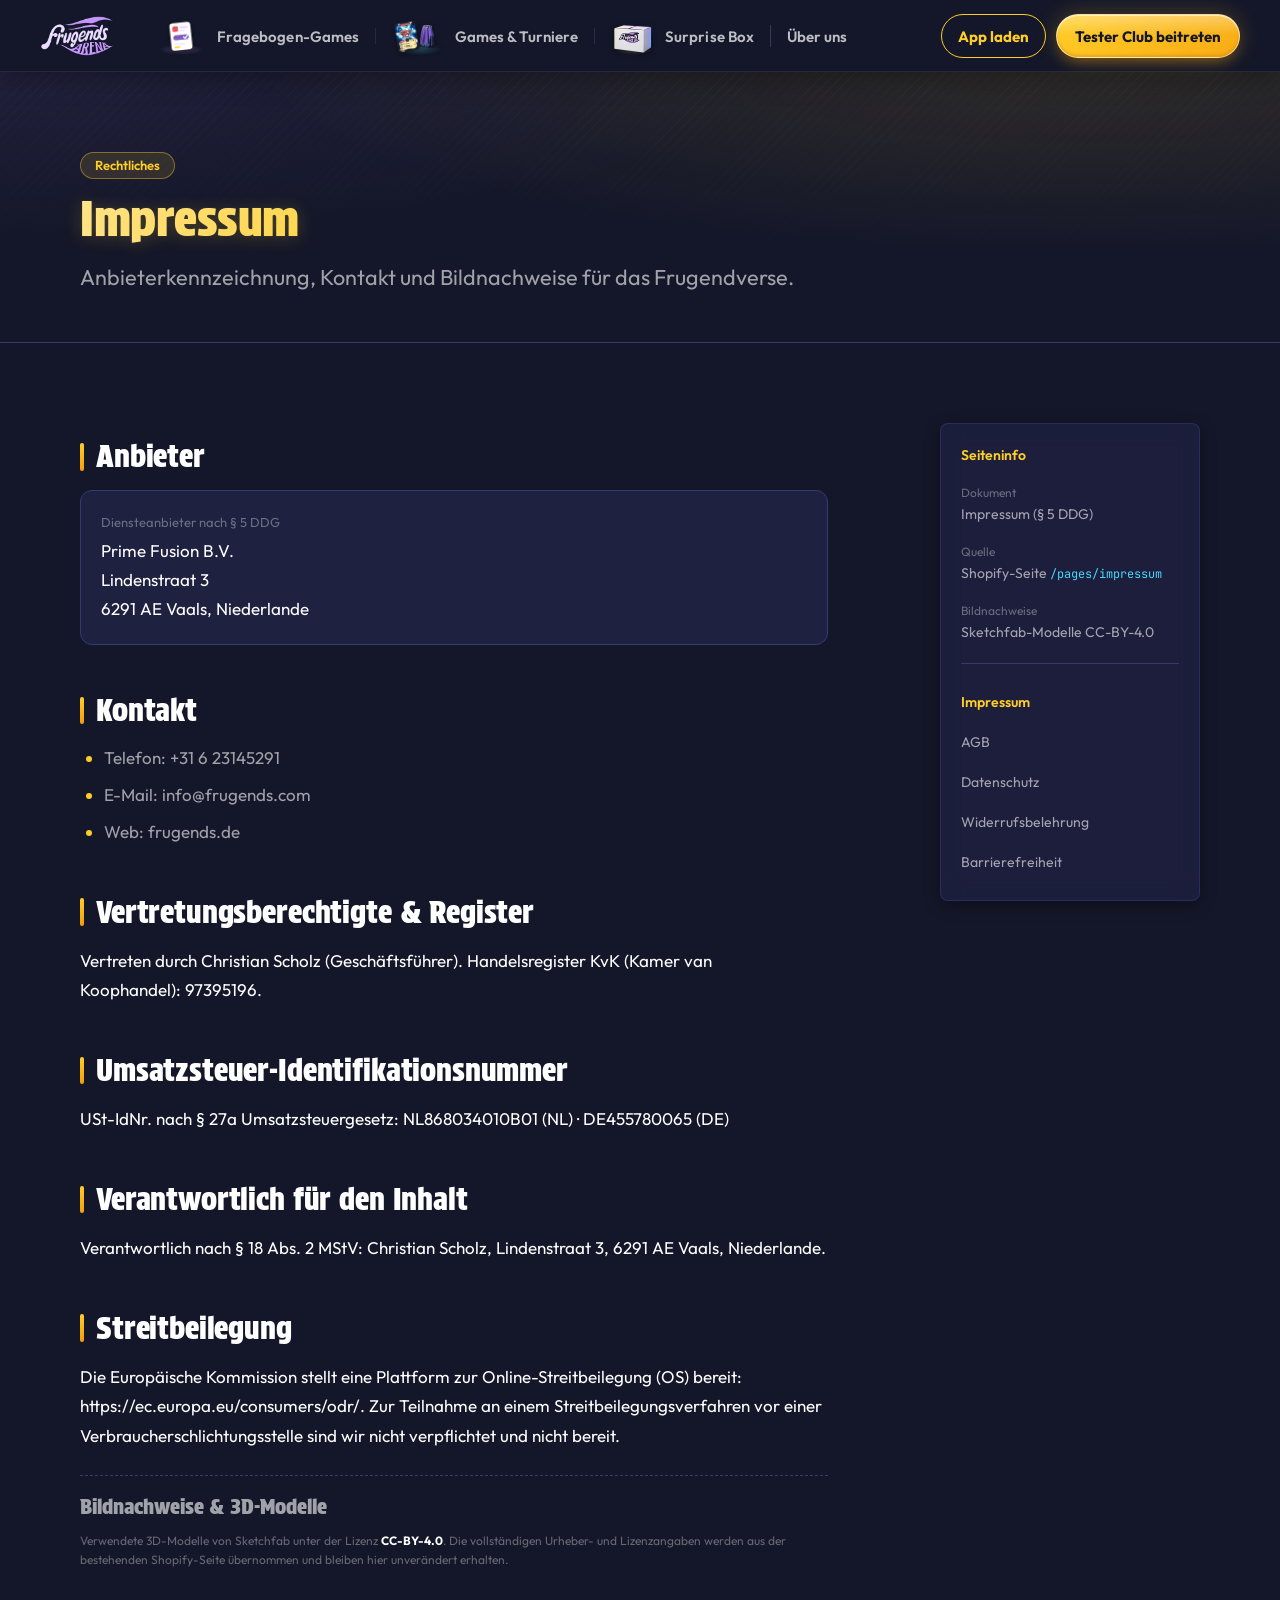
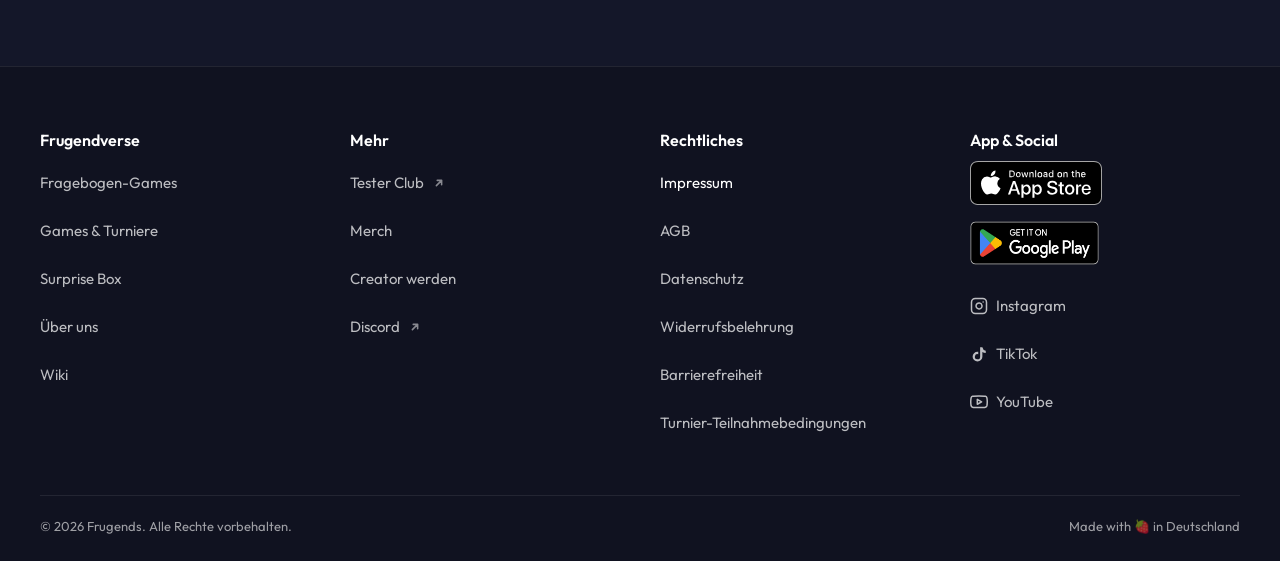
<file: pages/impressum/index.html>
<!doctype html>
<html lang="de" class="cinema-snap">
  <head>
<meta name="robots" content="noindex, nofollow">
    <meta charset="utf-8">
    <meta name="viewport" content="width=device-width, initial-scale=1">

    
      
    

    
      <title>Impressum — Frugends</title>
      <meta name="description" content="Impressum von Frugends — Anbieterkennzeichnung nach § 5 DDG, Kontakt, USt-IdNr. und Bildnachweise.">
      
    

    <link rel="icon" type="image/png" href="../../assets/favicon.png">
    <link rel="apple-touch-icon" sizes="180x180" href="../../assets/apple-touch-icon.png">

    <link rel="preconnect" href="https://fonts.googleapis.com">
    <link rel="preconnect" href="https://fonts.gstatic.com" crossorigin>
    <link href="https://fonts.googleapis.com/css2?family=Protest+Strike&family=Outfit:wght@400;500;600;700;800&family=JetBrains+Mono:wght@400;500;700&display=swap" rel="stylesheet">

    <link href="../../assets/tokens.css?v=mvjxis4f" rel="stylesheet" type="text/css" media="all" />
    <link href="../../assets/base.css?v=mvjxis4f" rel="stylesheet" type="text/css" media="all" />
    <link href="../../assets/components.css?v=mvjxis4f" rel="stylesheet" type="text/css" media="all" />
    <link href="../../assets/fg-design.css?v=mvjxis4f" rel="stylesheet" type="text/css" media="all" />
    <link href="../../assets/fg-app-modal.css?v=mvjxis4f" rel="stylesheet" type="text/css" media="all" />

    <style>
      /* Shopify wickelt jede Section in einen Wrapper-DIV. Die Shell
         (Header/Footer) braucht ihre Kinder als direkte body-Nachbarn
         (sticky Header, .nav-checkbox ~ Sibling-Selektoren) — analog
         zum [data-include]{display:contents}-Trick des Static-Builds. */
      .fg-contents { display: contents; }
    </style>

    
      

<script type="application/ld+json">
{
  "@context": "https://schema.org",
  "@graph": [
    {
      "@type": "Organization",
      "@id": "https://frugends.com/#organization",
      "name": "Frugends",
      "url": "https://frugends.com",
      "logo": "https://christo-malaga.github.io/frugends-relaunch-staging/assets/fg_arena_logo.png",
      "foundingDate": "2025",
      "sameAs": [
        "https://www.instagram.com/frugends/",
        "https://www.tiktok.com/@frugends",
        "https://www.youtube.com/@frugends",
        "https://www.threads.net/@frugends",
        "https://www.twitch.tv/frugends"
      ]
    },
    {
      "@type": "WebSite",
      "@id": "https://frugends.com/#website",
      "url": "https://frugends.com",
      "name": "Frugends",
      "inLanguage": "de-DE",
      "publisher": { "@id": "https://frugends.com/#organization" },
      "potentialAction": {
        "@type": "SearchAction",
        "target": "https://frugends.com/search?q={search_term_string}",
        "query-input": "required name=search_term_string"
      }
    }
  ]
}
</script>

<meta property="og:type" content="website">
<meta property="og:site_name" content="Frugends">
<meta property="og:locale" content="de_DE">
<meta property="og:title" content="Impressum — Frugends">
<meta property="og:description" content="Impressum von Frugends — Anbieterkennzeichnung nach § 5 DDG, Kontakt, USt-IdNr. und Bildnachweise.">
<meta property="og:url" content="https://frugends.com/pages/impressum">
<meta property="og:image" content="https://christo-malaga.github.io/frugends-relaunch-staging/assets/fg-og-start.jpg">
<meta property="og:image:secure_url" content="https://christo-malaga.github.io/frugends-relaunch-staging/assets/fg-og-start.jpg">
<meta property="og:image:width" content="1200">
<meta property="og:image:height" content="630">
<meta property="og:image:alt" content="Frugends: Der coolste Testerclub. Spielerisch Produkte absahnen. Ein Handy mit dem Kartenspiel und eine offene Testbox voller Produkte.">
<meta name="twitter:card" content="summary_large_image">
<meta name="twitter:title" content="Impressum — Frugends">
<meta name="twitter:description" content="Impressum von Frugends — Anbieterkennzeichnung nach § 5 DDG, Kontakt, USt-IdNr. und Bildnachweise.">
<meta name="twitter:image" content="https://christo-malaga.github.io/frugends-relaunch-staging/assets/fg-og-start.jpg">
<meta name="twitter:image:alt" content="Frugends: Der coolste Testerclub. Spielerisch Produkte absahnen. Ein Handy mit dem Kartenspiel und eine offene Testbox voller Produkte.">

    

    <!-- Google Tag Manager -->
    <!-- GTM lokal deaktiviert (PREVIEW_TRACKING=1 zum Aktivieren) -->
    <!-- End Google Tag Manager -->
  </head>

  <body>
    
      <div id="shopify-section-sections--local__fg_header" class="shopify-section shopify-section-group-header_group fg-contents">


<a class="fg-skip" href="#main">Zum Inhalt springen</a>

<header class="site-header fg-kopf" data-fg-kopf
        data-store-ios-qr="https://apps.apple.com/de/app/frugends/id6749146042?ct=hp-qr" data-store-android-qr="https://play.google.com/store/apps/details?id=com.frugends.mobile&amp;referrer=utm_source%3Dfrugends.com%26utm_medium%3Dreferral%26utm_campaign%3Dwebsite%26utm_content%3Dqr">
  <div class="fg-kopf__bar">

    <a class="fg-kopf__logo" href="../../" aria-label="Frugends Startseite">
        <img src="../../assets/fg_arena_logo.png" alt="" width="76" height="40">
    </a>

    <nav class="fg-kopf__nav" aria-label="Hauptnavigation">
      <ul class="fg-kopf__wege" role="list">
          <li class="fg-kopf__punkt" >
            <a class="fg-kopf__weg fg-weg--produkt" data-fg-mini
               href="../../pages/fragebogen-games/">
<span class="fg-mini fg-mini--fragebogen" aria-hidden="true">
  <svg class="fg-mini__teil fg-mini__bogen" viewBox="0 0 20 26" focusable="false"><rect class="fg-mini__blatt" x=".5" y=".5" width="19" height="25" rx="3"/><rect class="fg-mini__produkt" x="3" y="3.5" width="5" height="5" rx="1.2"/><rect class="fg-mini__zeile" x="9.5" y="4" width="7.5" height="1.6" rx=".8"/><rect class="fg-mini__zeile fg-mini__zeile--hell" x="9.5" y="6.9" width="5" height="1.6" rx=".8"/><rect class="fg-mini__antwort" x="3" y="11.5" width="14" height="4.6" rx="2.3"/><path class="fg-mini__haken" d="M12.4 13.9l1.3 1.2 2.1-2.4"/><rect class="fg-mini__zeile fg-mini__zeile--hell" x="3" y="19" width="10" height="1.6" rx=".8"/><rect class="fg-mini__punkte" x="3" y="21.8" width="5.5" height="1.5" rx=".75"/></svg>
  <img class="fg-mini__teil fg-mini__box" src="../../assets/fg-nav-ikon-testbox.webp" alt="" width="120" height="132" loading="lazy" decoding="async" draggable="false">
  <svg class="fg-mini__teil fg-mini__muenze" viewBox="0 0 16 16" focusable="false"><circle class="fg-mini__muenze-rand" cx="8" cy="8" r="7.5"/><circle class="fg-mini__muenze-mitte" cx="8" cy="8" r="5.5"/><path class="fg-mini__muenze-p" d="M6.7 11.2V4.9h1.9a1.85 1.85 0 0 1 0 3.7H6.7"/></svg>
</span>

              <span class="fg-kopf__wort">Fragebogen-Games</span>
            </a>
          </li>
          <li class="fg-kopf__punkt" >
            <a class="fg-kopf__weg fg-weg--arena" data-fg-mini
               href="../../pages/turniere/">
<span class="fg-mini fg-mini--turniere" aria-hidden="true">
  <img class="fg-mini__teil fg-mini__cape" src="../../assets/fg-nav-ikon-handy.webp" alt="" width="128" height="102" loading="lazy" decoding="async" draggable="false">
  <img class="fg-mini__teil fg-mini__karte" src="../../assets/fg-nav-ikon-karte.webp" alt="" width="81" height="112" loading="lazy" decoding="async" draggable="false">
  <img class="fg-mini__teil fg-mini__winner" src="../../assets/fg-nav-ikon-winner.webp" alt="" width="132" height="102" loading="lazy" decoding="async" draggable="false">
</span>

              <span class="fg-kopf__wort">Games &amp; Turniere</span>
            </a>
          </li>
          <li class="fg-kopf__punkt" >
            <a class="fg-kopf__weg fg-weg--senke" data-fg-mini
               href="../../pages/surprise-box/">
<span class="fg-mini fg-mini--surprise" aria-hidden="true">
  <span class="fg-mini__teil fg-mini__licht"></span>
  <img class="fg-mini__teil fg-mini__surprise" src="../../assets/fg-nav-ikon-surprise.webp" alt="" width="150" height="116" loading="lazy" decoding="async" draggable="false">
</span>

              <span class="fg-kopf__wort">Surprise Box</span>
            </a>
          </li>
      </ul>
      <ul class="fg-kopf__liste" role="list">
          <li class="fg-kopf__punkt" >
            <a class="fg-kopf__weg fg-kopf__weg--text" href="../../pages/uber-uns/">
              <span class="fg-kopf__wort">Über uns</span>
            </a>
          </li>
      </ul>
    </nav>

    <div class="fg-kopf__rechts">
      <a class="fg-pille fg-pille--linie fg-kopf__app fg-kopf__app--linie fg-kopf__aufruf" href="../../pages/turniere/"
         data-fg-app="header" data-store-ios="https://apps.apple.com/de/app/frugends/id6749146042?ct=hp-header" data-store-android="https://play.google.com/store/apps/details?id=com.frugends.mobile&amp;referrer=utm_source%3Dfrugends.com%26utm_medium%3Dreferral%26utm_campaign%3Dwebsite%26utm_content%3Dheader"
         aria-haspopup="dialog">App laden</a>
      <a class="fg-pille fg-pille--glanz fg-kopf__tc fg-kopf__aufruf" href="https://testerclub.frugends.com/?utm_source=frugends.com&utm_medium=referral&utm_campaign=website&utm_content=header" target="_blank" rel="noopener">
Tester Club beitreten        <span class="fg-sr">(neuer Tab)</span>
      </a>
      <a class="fg-pille fg-pille--linie fg-kopf__app fg-kopf__app--symbol fg-kopf__aufruf" href="../../pages/turniere/"
         data-fg-app="header" data-store-ios="https://apps.apple.com/de/app/frugends/id6749146042?ct=hp-header" data-store-android="https://play.google.com/store/apps/details?id=com.frugends.mobile&amp;referrer=utm_source%3Dfrugends.com%26utm_medium%3Dreferral%26utm_campaign%3Dwebsite%26utm_content%3Dheader"
         aria-haspopup="dialog" aria-label="App laden">
        <svg class="fg-pille__ico" viewBox="0 0 24 24" aria-hidden="true" focusable="false"><rect x="6.5" y="2.5" width="11" height="19" rx="2.6" fill="none" stroke="currentColor" stroke-width="2"/><path d="M12 7.5v6.2M9.4 11.2 12 13.8l2.6-2.6" fill="none" stroke="currentColor" stroke-width="2" stroke-linecap="round" stroke-linejoin="round"/></svg>
      </a>

      <button type="button" class="fg-kopf__burger" data-fg-burger
              aria-expanded="false" aria-controls="fg-menue" aria-label="Menü öffnen">
        <span class="fg-kopf__burger-linie" aria-hidden="true"></span>
        <span class="fg-kopf__burger-linie" aria-hidden="true"></span>
      </button>
    </div>

  </div>
</header>

<div class="fg-menue" id="fg-menue" data-fg-menue hidden>
  <div class="fg-menue__dimmer" data-fg-menue-dimmer aria-hidden="true"></div>
  <nav class="fg-menue__tafel" aria-label="Menü">
  <div class="fg-menue__innen">

    <ul class="fg-menue__wege" role="list">
          <li class="fg-menue__stufe" style="--i: 0" >
            <a class="fg-menue__weg fg-weg--produkt" data-fg-mini href="../../pages/fragebogen-games/">
              <span class="fg-menue__bild">
<span class="fg-mini fg-mini--fragebogen" aria-hidden="true">
  <svg class="fg-mini__teil fg-mini__bogen" viewBox="0 0 20 26" focusable="false"><rect class="fg-mini__blatt" x=".5" y=".5" width="19" height="25" rx="3"/><rect class="fg-mini__produkt" x="3" y="3.5" width="5" height="5" rx="1.2"/><rect class="fg-mini__zeile" x="9.5" y="4" width="7.5" height="1.6" rx=".8"/><rect class="fg-mini__zeile fg-mini__zeile--hell" x="9.5" y="6.9" width="5" height="1.6" rx=".8"/><rect class="fg-mini__antwort" x="3" y="11.5" width="14" height="4.6" rx="2.3"/><path class="fg-mini__haken" d="M12.4 13.9l1.3 1.2 2.1-2.4"/><rect class="fg-mini__zeile fg-mini__zeile--hell" x="3" y="19" width="10" height="1.6" rx=".8"/><rect class="fg-mini__punkte" x="3" y="21.8" width="5.5" height="1.5" rx=".75"/></svg>
  <img class="fg-mini__teil fg-mini__box" src="../../assets/fg-nav-ikon-testbox.webp" alt="" width="120" height="132" loading="lazy" decoding="async" draggable="false">
  <svg class="fg-mini__teil fg-mini__muenze" viewBox="0 0 16 16" focusable="false"><circle class="fg-mini__muenze-rand" cx="8" cy="8" r="7.5"/><circle class="fg-mini__muenze-mitte" cx="8" cy="8" r="5.5"/><path class="fg-mini__muenze-p" d="M6.7 11.2V4.9h1.9a1.85 1.85 0 0 1 0 3.7H6.7"/></svg>
</span>

              </span>
              <span class="fg-menue__text">
                <span class="fg-menue__titel">Fragebogen-Games</span>
              </span>
            </a>
          </li>
          <li class="fg-menue__stufe" style="--i: 1" >
            <a class="fg-menue__weg fg-weg--arena" data-fg-mini href="../../pages/turniere/">
              <span class="fg-menue__bild">
<span class="fg-mini fg-mini--turniere" aria-hidden="true">
  <img class="fg-mini__teil fg-mini__cape" src="../../assets/fg-nav-ikon-handy.webp" alt="" width="128" height="102" loading="lazy" decoding="async" draggable="false">
  <img class="fg-mini__teil fg-mini__karte" src="../../assets/fg-nav-ikon-karte.webp" alt="" width="81" height="112" loading="lazy" decoding="async" draggable="false">
  <img class="fg-mini__teil fg-mini__winner" src="../../assets/fg-nav-ikon-winner.webp" alt="" width="132" height="102" loading="lazy" decoding="async" draggable="false">
</span>

              </span>
              <span class="fg-menue__text">
                <span class="fg-menue__titel">Games &amp; Turniere</span>
              </span>
            </a>
          </li>
          <li class="fg-menue__stufe" style="--i: 2" >
            <a class="fg-menue__weg fg-weg--senke" data-fg-mini href="../../pages/surprise-box/">
              <span class="fg-menue__bild">
<span class="fg-mini fg-mini--surprise" aria-hidden="true">
  <span class="fg-mini__teil fg-mini__licht"></span>
  <img class="fg-mini__teil fg-mini__surprise" src="../../assets/fg-nav-ikon-surprise.webp" alt="" width="150" height="116" loading="lazy" decoding="async" draggable="false">
</span>

              </span>
              <span class="fg-menue__text">
                <span class="fg-menue__titel">Surprise Box</span>
              </span>
            </a>
          </li>
    </ul>

    <ul class="fg-menue__links fg-menue__stufe" style="--i: 3" role="list">
          <li >
            <a class="fg-menue__link" href="../../pages/uber-uns/"
>
Über uns            </a>
          </li>
          <li >
            <a class="fg-menue__link" href="../../pages/wiki/"
>
Wiki            </a>
          </li>
          <li >
            <a class="fg-menue__link" href="../../pages/merch/"
>
Merch            </a>
          </li>
          <li >
            <a class="fg-menue__link" href="https://discord.gg/ZKPhmDGtXy"
 target="_blank" rel="noopener">
Discord                <svg class="fg-raus" viewBox="0 0 16 16" aria-hidden="true" focusable="false"><path d="M5 11 11 5M6 5h5v5" fill="none" stroke="currentColor" stroke-width="1.8" stroke-linecap="round" stroke-linejoin="round"/></svg>
                <span class="fg-sr">(neuer Tab)</span>
            </a>
          </li>
    </ul>

    <div class="fg-menue__aufrufe fg-menue__stufe" style="--i: 4">
      <a class="fg-pille fg-pille--gross fg-pille--glanz" href="https://testerclub.frugends.com/?utm_source=frugends.com&utm_medium=referral&utm_campaign=website&utm_content=menu" target="_blank" rel="noopener">
Tester Club beitreten        <span class="fg-sr">(neuer Tab)</span>
      </a>
      <a class="fg-pille fg-pille--gross fg-pille--linie" href="../../pages/turniere/"
         data-fg-app="menu" data-store-ios="https://apps.apple.com/de/app/frugends/id6749146042?ct=hp-menu" data-store-android="https://play.google.com/store/apps/details?id=com.frugends.mobile&amp;referrer=utm_source%3Dfrugends.com%26utm_medium%3Dreferral%26utm_campaign%3Dwebsite%26utm_content%3Dmenu"
         aria-haspopup="dialog">App laden</a>
    </div>

  </div>
  </nav>
</div>


</div>
<div id="shopify-section-sections--local__my_company" class="shopify-section shopify-section-group-header_group">



</div>
    

    <main id="main">
      <div id="shopify-section-template--local__main" class="shopify-section">
<link href="../../assets/scroll-cinema.css?v=mvjxis4f" rel="stylesheet" type="text/css" media="all" />
<link href="../../assets/page-legal.css?v=mvjxis4f" rel="stylesheet" type="text/css" media="all" />
<script defer src="../../assets/scroll-cinema.js?v=mvjxis4f"></script>

    <!-- ═══ PAGE MASTHEAD ═══ -->
    <section class="legal-hero" aria-labelledby="legal-title">
      <div class="container legal-hero__inner">
        <span class="chip chip--gold legal-hero__eyebrow">Rechtliches</span>
        <h1 id="legal-title" class="legal-hero__title chapter-headline chapter-headline--gold">Impressum</h1>
        <p class="legal-hero__tagline">Anbieterkennzeichnung, Kontakt und Bildnachweise für das Frugendverse.</p>
      </div>
    </section>

    <!-- ═══ READING LAYOUT ═══ -->
    <div class="container legal-layout">

      <article class="legal-content">
        <!-- single page heading is the hero title above; content headings start at level two -->
        <h2>Anbieter</h2>
        <div class="legal-address">
          <span class="legal-address__label">Diensteanbieter nach § 5 DDG</span>
          Prime Fusion B.V.<br />
          Lindenstraat 3<br />
          6291 AE Vaals, Niederlande
        </div>

        <h2>Kontakt</h2>
        <ul>
          <li>Telefon: +31 6 23145291</li>
          <li>E-Mail: info@frugends.com</li>
          <li>Web: frugends.de</li>
        </ul>

        <h2>Vertretungsberechtigte &amp; Register</h2>
        <p>Vertreten durch Christian Scholz (Geschäftsführer). Handelsregister KvK (Kamer van Koophandel): 97395196.</p>

        <h2>Umsatzsteuer-Identifikationsnummer</h2>
        <p>USt-IdNr. nach § 27a Umsatzsteuergesetz: NL868034010B01 (NL) · DE455780065 (DE)</p>

        <h2>Verantwortlich für den Inhalt</h2>
        <p>Verantwortlich nach § 18 Abs. 2 MStV: Christian Scholz, Lindenstraat 3, 6291 AE Vaals, Niederlande.</p>

        <h2>Streitbeilegung</h2>
        <p>Die Europäische Kommission stellt eine Plattform zur Online-Streitbeilegung (OS) bereit: https://ec.europa.eu/consumers/odr/. Zur Teilnahme an einem Streitbeilegungsverfahren vor einer Verbraucherschlichtungsstelle sind wir nicht verpflichtet und nicht bereit.</p>

        <!-- Sketchfab CC-BY-4.0 attributions stay in the Impressum -->
        <div class="legal-attribution">
          <h3>Bildnachweise &amp; 3D-Modelle</h3>
          <p>Verwendete 3D-Modelle von Sketchfab unter der Lizenz <strong>CC-BY-4.0</strong>. Die vollständigen Urheber- und Lizenzangaben werden aus der bestehenden Shopify-Seite übernommen und bleiben hier unverändert erhalten.</p>
        </div>
      </article>

      <!-- ═══ META ASIDE ═══ -->
      <aside class="legal-aside" aria-label="Seiteninformationen">
        <div class="glass legal-aside__card">
          <p class="legal-aside__title">Seiteninfo</p>
          <div class="legal-aside__row">
            <span class="legal-aside__key">Dokument</span>
            <span class="legal-aside__val">Impressum (§ 5 DDG)</span>
          </div>
          <div class="legal-aside__row">
            <span class="legal-aside__key">Quelle</span>
            <span class="legal-aside__val">Shopify-Seite <code>/pages/impressum</code></span>
          </div>
          <div class="legal-aside__row">
            <span class="legal-aside__key">Bildnachweise</span>
            <span class="legal-aside__val">Sketchfab-Modelle CC-BY-4.0</span>
          </div>

          <nav class="legal-aside__links" aria-label="Weitere rechtliche Seiten">
            <a href="../../pages/impressum/" aria-current="page">Impressum</a>
            <a href="../../pages/agb/">AGB</a>
            <a href="../../pages/datenschutz/">Datenschutz</a>
            <a href="../../pages/widerrufsbelehrung/">Widerrufsbelehrung</a>
            <a href="../../pages/barrierefreiheit/">Barrierefreiheit</a>
          </nav>
        </div>
      </aside>

    </div>


</div>
    </main>

    
      <div id="shopify-section-sections--local__fg_footer" class="shopify-section shopify-section-group-footer_group fg-contents">


<footer class="fg-fuss">
  <div class="fg-fuss__innen">
    <div class="fg-fuss__raster">

        <div class="fg-fuss__spalte fg-fuss__spalte--nav">
          <h2 class="fg-fuss__kopf" id="fg-fuss-nav">Frugendverse</h2>
          <ul class="fg-fuss__liste" role="list" aria-labelledby="fg-fuss-nav">
              <li >
                <a class="fg-fuss__link" href="../../pages/fragebogen-games/"
>
Fragebogen-Games                </a>
              </li>
              <li >
                <a class="fg-fuss__link" href="../../pages/turniere/"
>
Games &amp; Turniere                </a>
              </li>
              <li >
                <a class="fg-fuss__link" href="../../pages/surprise-box/"
>
Surprise Box                </a>
              </li>
              <li >
                <a class="fg-fuss__link" href="../../pages/uber-uns/"
>
Über uns                </a>
              </li>
              <li >
                <a class="fg-fuss__link" href="../../pages/wiki/"
>
Wiki                </a>
              </li>
          </ul>
        </div>
        <div class="fg-fuss__spalte fg-fuss__spalte--mehr">
          <h2 class="fg-fuss__kopf" id="fg-fuss-mehr">Mehr</h2>
          <ul class="fg-fuss__liste" role="list" aria-labelledby="fg-fuss-mehr">
              <li >
                <a class="fg-fuss__link" href="https://testerclub.frugends.com/?utm_source=frugends.com&utm_medium=referral&utm_campaign=website&utm_content=footer"
 target="_blank" rel="noopener">
Tester Club<svg class="fg-raus" viewBox="0 0 16 16" aria-hidden="true" focusable="false"><path d="M5 11 11 5M6 5h5v5" fill="none" stroke="currentColor" stroke-width="1.8" stroke-linecap="round" stroke-linejoin="round"/></svg><span class="fg-sr">(neuer Tab)</span>
                </a>
              </li>
              <li >
                <a class="fg-fuss__link" href="../../pages/merch/"
>
Merch                </a>
              </li>
              <li >
                <a class="fg-fuss__link" href="../../pages/creator/"
>
Creator werden                </a>
              </li>
              <li >
                <a class="fg-fuss__link" href="https://discord.gg/ZKPhmDGtXy"
 target="_blank" rel="noopener">
Discord<svg class="fg-raus" viewBox="0 0 16 16" aria-hidden="true" focusable="false"><path d="M5 11 11 5M6 5h5v5" fill="none" stroke="currentColor" stroke-width="1.8" stroke-linecap="round" stroke-linejoin="round"/></svg><span class="fg-sr">(neuer Tab)</span>
                </a>
              </li>
          </ul>
        </div>
        <div class="fg-fuss__spalte fg-fuss__spalte--legal">
          <h2 class="fg-fuss__kopf" id="fg-fuss-legal">Rechtliches</h2>
          <ul class="fg-fuss__liste" role="list" aria-labelledby="fg-fuss-legal">
              <li >
                <a class="fg-fuss__link" href="../../pages/impressum/"
 aria-current="page">
Impressum                </a>
              </li>
              <li >
                <a class="fg-fuss__link" href="../../pages/agb/"
>
AGB                </a>
              </li>
              <li >
                <a class="fg-fuss__link" href="../../pages/datenschutz/"
>
Datenschutz                </a>
              </li>
              <li >
                <a class="fg-fuss__link" href="../../pages/widerrufsbelehrung/"
>
Widerrufsbelehrung                </a>
              </li>
              <li >
                <a class="fg-fuss__link" href="../../pages/barrierefreiheit/"
>
Barrierefreiheit                </a>
              </li>
              <li >
                <a class="fg-fuss__link" href="../../pages/turnier-teilnahmebedingungen/"
>
Turnier-Teilnahmebedingungen                </a>
              </li>
          </ul>
        </div>

      <div class="fg-fuss__spalte fg-fuss__spalte--app">
        <h2 class="fg-fuss__kopf" id="fg-fuss-app">App &amp; Social</h2>
        <ul class="fg-fuss__stores" role="list">
          <li>
            <a class="fg-fuss__badge" href="https://apps.apple.com/de/app/frugends/id6749146042?ct=hp-footer" target="_blank" rel="noopener">
              <img class="fg-badge-apple" src="../../assets/badge-app-store.svg" alt="Laden im App Store" width="132" height="44" loading="lazy">
            </a>
          </li>
          <li>
            <a class="fg-fuss__badge" href="https://play.google.com/store/apps/details?id=com.frugends.mobile&referrer=utm_source%3Dfrugends.com%26utm_medium%3Dreferral%26utm_campaign%3Dwebsite%26utm_content%3Dfooter" target="_blank" rel="noopener">
              <img class="fg-badge-google" src="../../assets/badge-google-play.png" alt="Jetzt bei Google Play" width="165" height="64" loading="lazy">
            </a>
          </li>
        </ul>
        <ul class="fg-fuss__liste fg-fuss__liste--sozial" role="list" aria-labelledby="fg-fuss-app">
          <li>
            <a class="fg-fuss__link" href="https://www.instagram.com/frugends/" target="_blank" rel="noopener">
              <svg class="fg-fuss__sozial" viewBox="0 0 24 24" fill="none" stroke="currentColor" stroke-width="2" stroke-linecap="round" stroke-linejoin="round" aria-hidden="true" focusable="false"><rect x="2" y="2" width="20" height="20" rx="5" ry="5"/><path d="M16 11.37A4 4 0 1 1 12.63 8 4 4 0 0 1 16 11.37z"/><line x1="17.5" y1="6.5" x2="17.51" y2="6.5"/></svg>
              Instagram<span class="fg-sr">(neuer Tab)</span>
            </a>
          </li>
          <li>
            <a class="fg-fuss__link" href="https://www.tiktok.com/@frugends" target="_blank" rel="noopener">
              <svg class="fg-fuss__sozial" viewBox="0 0 24 24" fill="currentColor" aria-hidden="true" focusable="false"><path d="M16.5 3a5.5 5.5 0 0 0 4.5 4.5v3a8.5 8.5 0 0 1-4.5-1.3v6.3a6.5 6.5 0 1 1-6.5-6.5c.34 0 .67.03 1 .08v3.1a3.5 3.5 0 1 0 2.5 3.32V3h3z"/></svg>
              TikTok<span class="fg-sr">(neuer Tab)</span>
            </a>
          </li>
          <li>
            <a class="fg-fuss__link" href="https://www.youtube.com/@frugends" target="_blank" rel="noopener">
              <svg class="fg-fuss__sozial" viewBox="0 0 24 24" fill="none" stroke="currentColor" stroke-width="2" stroke-linecap="round" stroke-linejoin="round" aria-hidden="true" focusable="false"><path d="M22.54 6.42a2.78 2.78 0 0 0-1.94-2C18.88 4 12 4 12 4s-6.88 0-8.6.46a2.78 2.78 0 0 0-1.94 2A29 29 0 0 0 1 11.75a29 29 0 0 0 .46 5.33A2.78 2.78 0 0 0 3.4 19c1.72.46 8.6.46 8.6.46s6.88 0 8.6-.46a2.78 2.78 0 0 0 1.94-2 29 29 0 0 0 .46-5.25 29 29 0 0 0-.46-5.33z"/><polygon points="9.75 15.02 15.5 11.75 9.75 8.48 9.75 15.02"/></svg>
              YouTube<span class="fg-sr">(neuer Tab)</span>
            </a>
          </li>
        </ul>
      </div>

    </div>

    <div class="fg-fuss__zeile">
      <span>© <span class="footer-year">2026</span> Frugends. Alle Rechte vorbehalten.</span>
      <span>Made with 🍓 in Deutschland</span>
    </div>
  </div>
</footer>


</div>
<div class="app-modal" id="app-modal" role="dialog" aria-modal="true"
     aria-labelledby="app-modal-title" aria-describedby="app-modal-desc" hidden>
  <div class="app-modal__backdrop" data-app-close></div>
  <div class="app-modal__card" role="document">
    <span class="app-modal__griff" aria-hidden="true"></span>
    <button type="button" class="app-modal__close" data-app-close aria-label="Schließen">
      <svg viewBox="0 0 24 24" fill="none" stroke="currentColor" stroke-width="2" stroke-linecap="round" stroke-linejoin="round" aria-hidden="true"><line x1="18" y1="6" x2="6" y2="18"/><line x1="6" y1="6" x2="18" y2="18"/></svg>
    </button>

    <img class="app-modal__logo" src="../../assets/fg_arena_logo.png" alt="" width="76" height="40" loading="lazy" decoding="async">
    <h2 id="app-modal-title" class="app-modal__title">Hol dir die Frugends App</h2>
    <p id="app-modal-desc" class="app-modal__desc">Kostenlos spielen, Turniere gewinnen.</p>

    <div class="app-modal__wege">
      <figure class="app-modal__qr">
        <span class="app-modal__qr-feld">
          <svg xmlns="http://www.w3.org/2000/svg" viewBox="0 0 29 29" role="img" aria-label="QR-Code zur Frugends App" shape-rendering="crispEdges"><path stroke="#141729" d="M0 0.5h7m2 0h3m2 0h1m3 0h3m1 0h7m-29 1h1m5 0h1m1 0h1m3 0h2m2 0h3m1 0h1m1 0h1m5 0h1m-29 1h1m1 0h3m1 0h1m1 0h2m1 0h4m3 0h3m1 0h1m1 0h3m1 0h1m-29 1h1m1 0h3m1 0h1m4 0h1m1 0h1m3 0h1m1 0h2m1 0h1m1 0h3m1 0h1m-29 1h1m1 0h3m1 0h1m2 0h1m1 0h1m2 0h1m2 0h1m1 0h1m2 0h1m1 0h3m1 0h1m-29 1h1m5 0h1m4 0h1m1 0h1m2 0h1m2 0h1m2 0h1m5 0h1m-29 1h7m1 0h1m1 0h1m1 0h1m1 0h1m1 0h1m1 0h1m1 0h1m1 0h7m-19 1h3m2 0h1m1 0h4m-20 1h3m1 0h2m3 0h3m2 0h1m1 0h3m6 0h2m-28 1h1m1 0h2m1 0h1m2 0h1m3 0h2m1 0h1m2 0h7m3 0h1m-29 1h3m2 0h4m1 0h1m4 0h1m2 0h1m3 0h1m1 0h2m1 0h1m-25 1h1m1 0h1m3 0h3m2 0h3m1 0h3m2 0h2m3 0h1m-28 1h2m2 0h2m3 0h1m5 0h2m1 0h3m1 0h1m2 0h3m-29 1h1m2 0h2m3 0h1m1 0h1m1 0h2m2 0h2m1 0h1m2 0h2m1 0h2m1 0h1m-29 1h4m1 0h3m2 0h1m2 0h2m1 0h1m1 0h2m2 0h4m1 0h2m-29 1h1m1 0h4m1 0h3m1 0h2m1 0h2m2 0h3m3 0h2m1 0h2m-28 1h1m2 0h3m2 0h3m3 0h1m2 0h1m2 0h1m2 0h2m1 0h2m-26 1h2m2 0h1m3 0h2m3 0h1m4 0h1m4 0h1m-27 1h1m1 0h1m2 0h2m2 0h1m2 0h2m1 0h1m6 0h2m1 0h2m-25 1h1m5 0h1m1 0h2m1 0h1m3 0h2m1 0h3m1 0h5m-28 1h1m1 0h2m1 0h2m3 0h3m3 0h11m-20 1h1m3 0h2m2 0h1m1 0h1m1 0h1m3 0h2m1 0h2m-29 1h7m3 0h3m4 0h4m1 0h1m1 0h1m1 0h1m-27 1h1m5 0h1m1 0h2m1 0h2m1 0h1m3 0h1m1 0h1m3 0h1m2 0h1m-28 1h1m1 0h3m1 0h1m2 0h2m3 0h2m1 0h1m2 0h8m-28 1h1m1 0h3m1 0h1m1 0h4m2 0h1m4 0h1m4 0h2m1 0h1m-28 1h1m1 0h3m1 0h1m1 0h2m2 0h3m1 0h3m1 0h1m2 0h1m4 0h1m-29 1h1m5 0h1m1 0h2m1 0h4m1 0h1m1 0h4m2 0h1m2 0h1m-28 1h7m3 0h1m4 0h1m2 0h3m2 0h1m3 0h1"/></svg>
        </span>
        <figcaption class="app-modal__qr-text">Mit dem Handy scannen, der Code führt direkt in deinen Store.</figcaption>
      </figure>

      <div class="app-modal__stores">
        <a class="store-btn" data-app-store="apple" data-app-basis="https://apps.apple.com/de/app/frugends/id6749146042"
           href="https://apps.apple.com/de/app/frugends/id6749146042?ct=hp-modal" rel="noopener" target="_blank">
          <svg class="store-btn__logo" viewBox="0 0 24 24" fill="currentColor" aria-hidden="true"><path d="M17.05 12.54c-.02-2.06 1.68-3.05 1.76-3.1-0.96-1.4-2.46-1.6-2.99-1.62-1.27-.13-2.48.75-3.13.75-.64 0-1.64-.73-2.7-.71-1.39.02-2.67.81-3.38 2.05-1.44 2.5-.37 6.2 1.03 8.23.68.99 1.5 2.11 2.57 2.07 1.03-.04 1.42-.67 2.67-.67 1.24 0 1.6.67 2.69.65 1.11-.02 1.81-1.01 2.49-2.01.78-1.15 1.11-2.27 1.13-2.33-.02-.01-2.17-.83-2.19-3.29ZM15 6.4c.57-.69.95-1.65.85-2.6-.82.03-1.81.54-2.4 1.23-.53.61-.99 1.58-.86 2.51.91.07 1.84-.46 2.41-1.14Z"/></svg>
          <span class="store-btn__text">
            <span class="store-btn__small">Laden im</span>
            <span class="store-btn__big">App Store</span>
          </span>
        </a>

        <a class="store-btn" data-app-store="google" data-app-basis="https://play.google.com/store/apps/details?id=com.frugends.mobile"
           href="https://play.google.com/store/apps/details?id=com.frugends.mobile&referrer=utm_source%3Dfrugends.com%26utm_medium%3Dreferral%26utm_campaign%3Dwebsite%26utm_content%3Dmodal" rel="noopener" target="_blank">
          <svg class="store-btn__logo" viewBox="0 0 24 24" aria-hidden="true"><path fill="#00d3ff" d="M3.6 2.3c-.24.25-.38.64-.38 1.14v17.12c0 .5.14.89.38 1.14l.06.06 9.6-9.6v-.22l-9.6-9.6-.06.06Z"/><path fill="#ffce00" d="m16.5 15.34-3.24-3.24v-.22l3.24-3.24.07.04 3.84 2.18c1.1.62 1.1 1.64 0 2.27l-3.84 2.18-.07.03Z"/><path fill="#00f076" d="m16.57 15.3-3.31-3.31-9.66 9.66c.36.39.96.43 1.64.05l11.33-6.4Z"/><path fill="#ff3d44" d="M16.57 8.68 5.24 2.29c-.68-.39-1.28-.34-1.64.05l9.66 9.65 3.31-3.31Z"/></svg>
          <span class="store-btn__text">
            <span class="store-btn__small">Jetzt bei</span>
            <span class="store-btn__big">Google Play</span>
          </span>
        </a>
      </div>
    </div>
  </div>
</div>
    

    <script src="../../assets/main.js?v=mvjxis4f" defer></script>
    <script src="../../assets/fg-nav.js?v=mvjxis4f" defer></script>

    
      <script>
        // Ref-Parameter speichern
        (function() {
          const urlParams = new URLSearchParams(window.location.search);
          const ref = urlParams.get('ref');
          if (ref) {
            localStorage.setItem('referrer', ref);
            document.cookie = "referrer=" + ref + "; path=/; max-age=" + 60*60*24*30; // 30 Tage gültig
          }
        })();
      </script>
    

    <script>
      (function(){
        function hasStorefrontCookie(){
          return /(^|;\s*)(?:_secure_)?storefront_digest=/.test(document.cookie)
                  || /(^|;\s*)shopify_pass=/.test(document.cookie);
        }
        function readCookie(name){
          var m = document.cookie.match(new RegExp('(?:^|;\\s*)' + name.replace(/[.*+?^${}()|[\\]\\\\]/g,'\\$&') + '=([^;]*)'));
          return m ? decodeURIComponent(m[1]) : null;
        }
        function delCookie(name){
          document.cookie = name + '=; Path=/; Max-Age=0; SameSite=Lax; Secure';
          document.cookie = name + '=; Path=/; Max-Age=0; SameSite=Lax; Secure; Domain=frugends.com';
        }
        function sanitize(to){
          if(!to) return '';
          try{
            var u = new URL(to, location.origin);
            if (u.origin !== location.origin) return '';
            if (u.pathname.replace(/\/+$/,'') === '/password') return '';
            return u.pathname + u.search + u.hash;
          }catch(e){ return ''; }
        }

        if (!hasStorefrontCookie()) return;

        var to = readCookie('after_login_to');
        try { to = to || sessionStorage.getItem('after_login_to'); } catch(e){}
        to = sanitize(to);
        if (!to) { delCookie('after_login_to'); try{sessionStorage.removeItem('after_login_to');}catch(e){}; return; }

        var current = location.pathname + location.search + location.hash;
        if (current !== to) {
          delCookie('after_login_to');
          try{ sessionStorage.removeItem('after_login_to'); }catch(e){}
          location.replace(to);
        }
      })();
    </script>

    <!-- Google Tag Manager (noscript) -->
    
    <!-- End Google Tag Manager (noscript) -->
  </body>
</html>
</file>
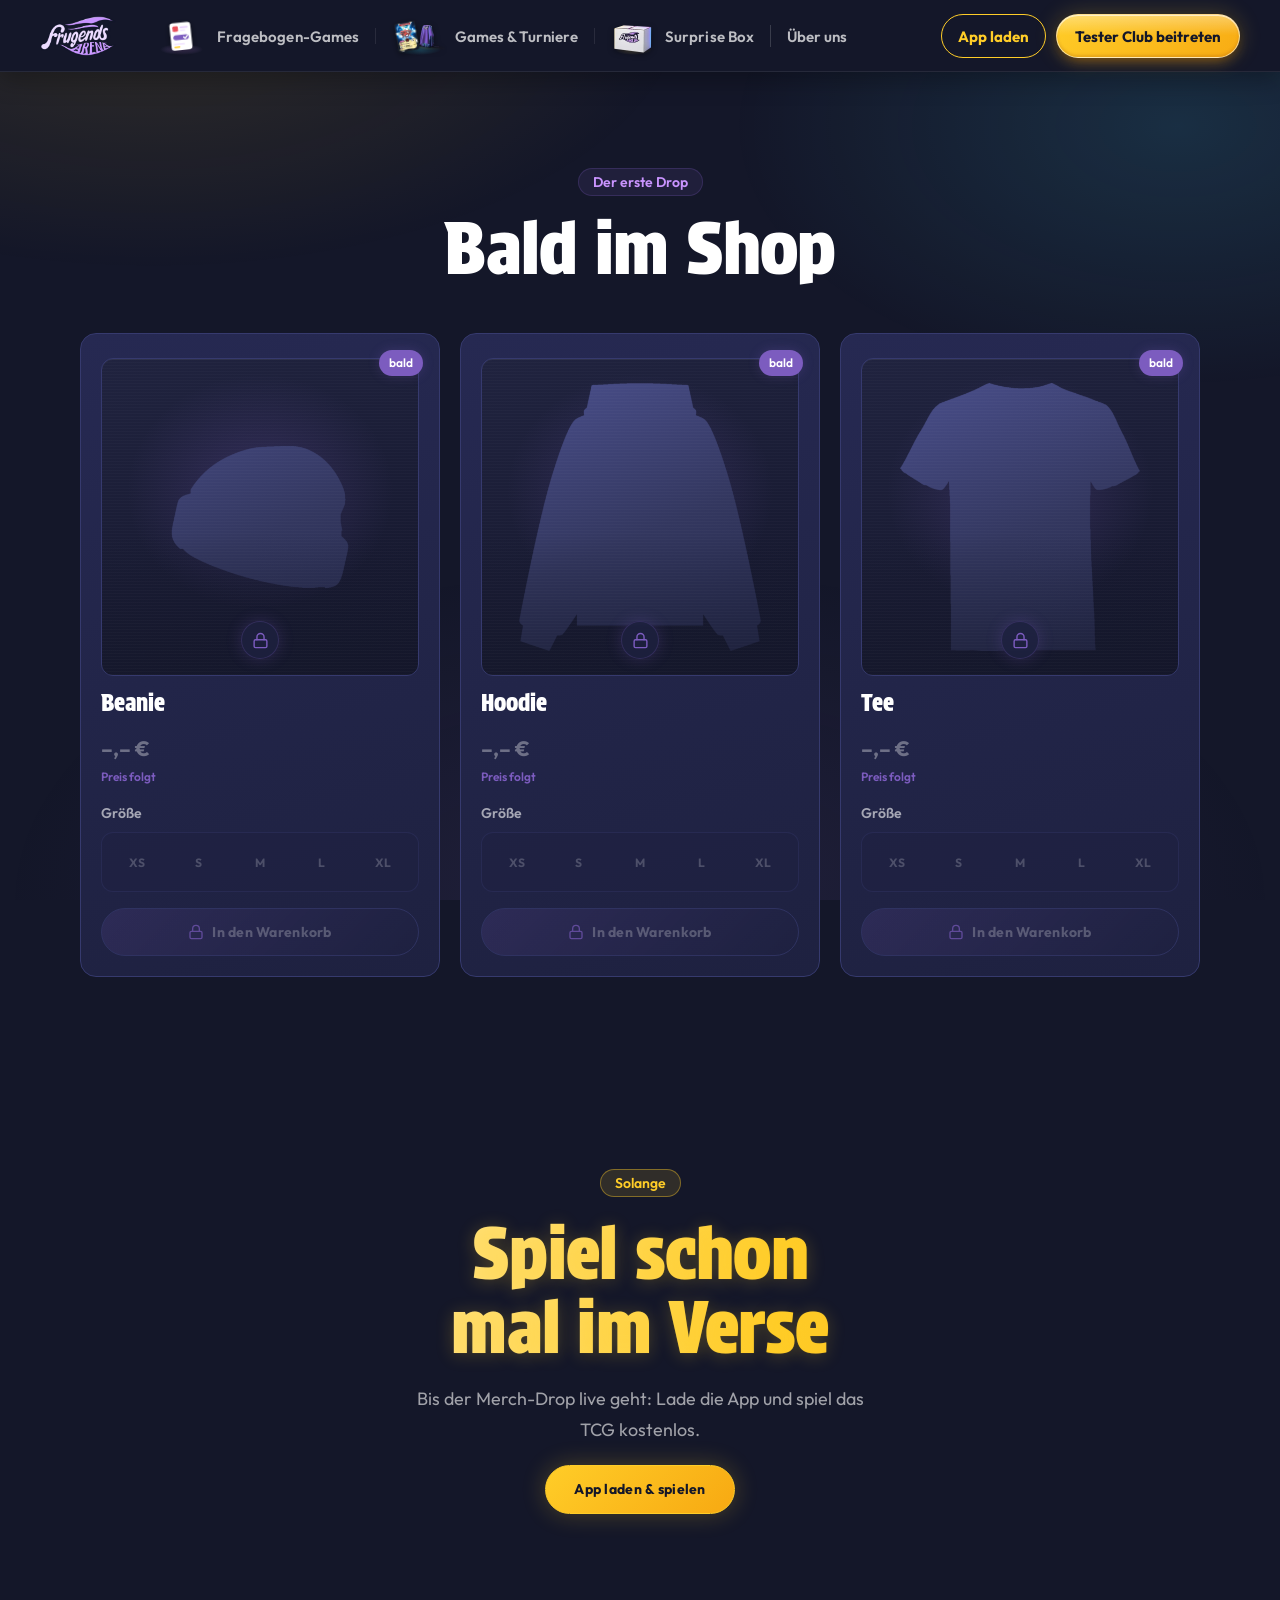
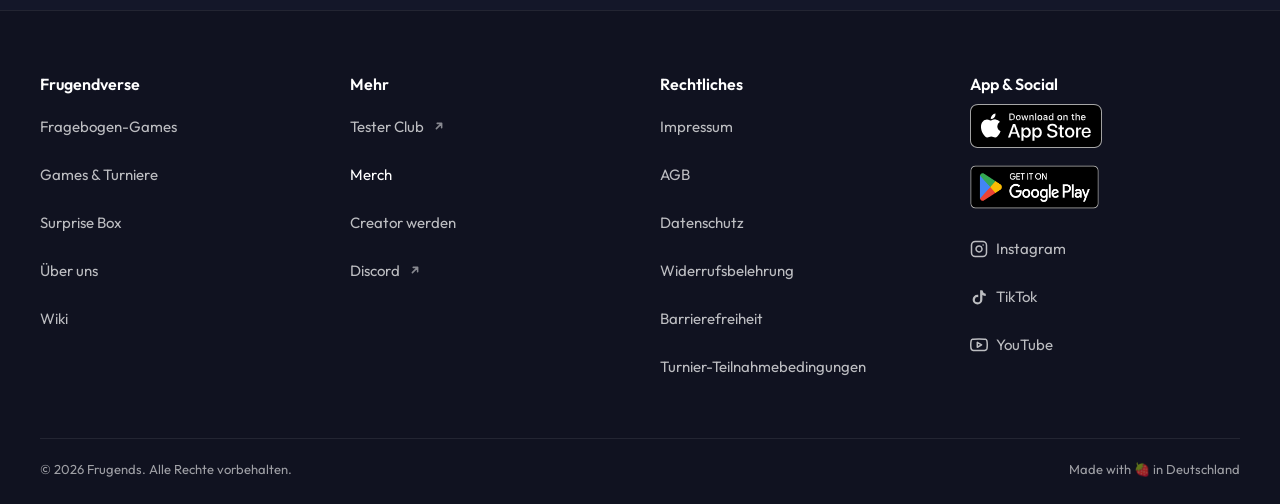
<file: pages/merch/index.html>
<!doctype html>
<html lang="de" class="cinema-snap">
  <head>
<meta name="robots" content="noindex, nofollow">
    <meta charset="utf-8">
    <meta name="viewport" content="width=device-width, initial-scale=1">

    
      
    

    
      <title>Merch — Frugends</title>
      <meta name="description" content="Frugends Merch — Hoodies, Tees, Sammelstücke und mehr aus dem Frugendverse. Bald verfügbar.">
      
    

    <link rel="icon" type="image/png" href="../../assets/favicon.png">
    <link rel="apple-touch-icon" sizes="180x180" href="../../assets/apple-touch-icon.png">

    <link rel="preconnect" href="https://fonts.googleapis.com">
    <link rel="preconnect" href="https://fonts.gstatic.com" crossorigin>
    <link href="https://fonts.googleapis.com/css2?family=Protest+Strike&family=Outfit:wght@400;500;600;700;800&family=JetBrains+Mono:wght@400;500;700&display=swap" rel="stylesheet">

    <link href="../../assets/tokens.css?v=mvjxis4f" rel="stylesheet" type="text/css" media="all" />
    <link href="../../assets/base.css?v=mvjxis4f" rel="stylesheet" type="text/css" media="all" />
    <link href="../../assets/components.css?v=mvjxis4f" rel="stylesheet" type="text/css" media="all" />
    <link href="../../assets/fg-design.css?v=mvjxis4f" rel="stylesheet" type="text/css" media="all" />
    <link href="../../assets/fg-app-modal.css?v=mvjxis4f" rel="stylesheet" type="text/css" media="all" />

    <style>
      /* Shopify wickelt jede Section in einen Wrapper-DIV. Die Shell
         (Header/Footer) braucht ihre Kinder als direkte body-Nachbarn
         (sticky Header, .nav-checkbox ~ Sibling-Selektoren) — analog
         zum [data-include]{display:contents}-Trick des Static-Builds. */
      .fg-contents { display: contents; }
    </style>

    
      

<script type="application/ld+json">
{
  "@context": "https://schema.org",
  "@graph": [
    {
      "@type": "Organization",
      "@id": "https://frugends.com/#organization",
      "name": "Frugends",
      "url": "https://frugends.com",
      "logo": "https://christo-malaga.github.io/frugends-relaunch-staging/assets/fg_arena_logo.png",
      "foundingDate": "2025",
      "sameAs": [
        "https://www.instagram.com/frugends/",
        "https://www.tiktok.com/@frugends",
        "https://www.youtube.com/@frugends",
        "https://www.threads.net/@frugends",
        "https://www.twitch.tv/frugends"
      ]
    },
    {
      "@type": "WebSite",
      "@id": "https://frugends.com/#website",
      "url": "https://frugends.com",
      "name": "Frugends",
      "inLanguage": "de-DE",
      "publisher": { "@id": "https://frugends.com/#organization" },
      "potentialAction": {
        "@type": "SearchAction",
        "target": "https://frugends.com/search?q={search_term_string}",
        "query-input": "required name=search_term_string"
      }
    }
  ]
}
</script>

<meta property="og:type" content="website">
<meta property="og:site_name" content="Frugends">
<meta property="og:locale" content="de_DE">
<meta property="og:title" content="Merch — Frugends">
<meta property="og:description" content="Frugends Merch — Hoodies, Tees, Sammelstücke und mehr aus dem Frugendverse. Bald verfügbar.">
<meta property="og:url" content="https://frugends.com/pages/merch">
<meta property="og:image" content="https://christo-malaga.github.io/frugends-relaunch-staging/assets/fg-og-start.jpg">
<meta property="og:image:secure_url" content="https://christo-malaga.github.io/frugends-relaunch-staging/assets/fg-og-start.jpg">
<meta property="og:image:width" content="1200">
<meta property="og:image:height" content="630">
<meta property="og:image:alt" content="Frugends: Der coolste Testerclub. Spielerisch Produkte absahnen. Ein Handy mit dem Kartenspiel und eine offene Testbox voller Produkte.">
<meta name="twitter:card" content="summary_large_image">
<meta name="twitter:title" content="Merch — Frugends">
<meta name="twitter:description" content="Frugends Merch — Hoodies, Tees, Sammelstücke und mehr aus dem Frugendverse. Bald verfügbar.">
<meta name="twitter:image" content="https://christo-malaga.github.io/frugends-relaunch-staging/assets/fg-og-start.jpg">
<meta name="twitter:image:alt" content="Frugends: Der coolste Testerclub. Spielerisch Produkte absahnen. Ein Handy mit dem Kartenspiel und eine offene Testbox voller Produkte.">

    

    <!-- Google Tag Manager -->
    <!-- GTM lokal deaktiviert (PREVIEW_TRACKING=1 zum Aktivieren) -->
    <!-- End Google Tag Manager -->
  </head>

  <body>
    
      <div id="shopify-section-sections--local__fg_header" class="shopify-section shopify-section-group-header_group fg-contents">


<a class="fg-skip" href="#main">Zum Inhalt springen</a>

<header class="site-header fg-kopf" data-fg-kopf
        data-store-ios-qr="https://apps.apple.com/de/app/frugends/id6749146042?ct=hp-qr" data-store-android-qr="https://play.google.com/store/apps/details?id=com.frugends.mobile&amp;referrer=utm_source%3Dfrugends.com%26utm_medium%3Dreferral%26utm_campaign%3Dwebsite%26utm_content%3Dqr">
  <div class="fg-kopf__bar">

    <a class="fg-kopf__logo" href="../../" aria-label="Frugends Startseite">
        <img src="../../assets/fg_arena_logo.png" alt="" width="76" height="40">
    </a>

    <nav class="fg-kopf__nav" aria-label="Hauptnavigation">
      <ul class="fg-kopf__wege" role="list">
          <li class="fg-kopf__punkt" >
            <a class="fg-kopf__weg fg-weg--produkt" data-fg-mini
               href="../../pages/fragebogen-games/">
<span class="fg-mini fg-mini--fragebogen" aria-hidden="true">
  <svg class="fg-mini__teil fg-mini__bogen" viewBox="0 0 20 26" focusable="false"><rect class="fg-mini__blatt" x=".5" y=".5" width="19" height="25" rx="3"/><rect class="fg-mini__produkt" x="3" y="3.5" width="5" height="5" rx="1.2"/><rect class="fg-mini__zeile" x="9.5" y="4" width="7.5" height="1.6" rx=".8"/><rect class="fg-mini__zeile fg-mini__zeile--hell" x="9.5" y="6.9" width="5" height="1.6" rx=".8"/><rect class="fg-mini__antwort" x="3" y="11.5" width="14" height="4.6" rx="2.3"/><path class="fg-mini__haken" d="M12.4 13.9l1.3 1.2 2.1-2.4"/><rect class="fg-mini__zeile fg-mini__zeile--hell" x="3" y="19" width="10" height="1.6" rx=".8"/><rect class="fg-mini__punkte" x="3" y="21.8" width="5.5" height="1.5" rx=".75"/></svg>
  <img class="fg-mini__teil fg-mini__box" src="../../assets/fg-nav-ikon-testbox.webp" alt="" width="120" height="132" loading="lazy" decoding="async" draggable="false">
  <svg class="fg-mini__teil fg-mini__muenze" viewBox="0 0 16 16" focusable="false"><circle class="fg-mini__muenze-rand" cx="8" cy="8" r="7.5"/><circle class="fg-mini__muenze-mitte" cx="8" cy="8" r="5.5"/><path class="fg-mini__muenze-p" d="M6.7 11.2V4.9h1.9a1.85 1.85 0 0 1 0 3.7H6.7"/></svg>
</span>

              <span class="fg-kopf__wort">Fragebogen-Games</span>
            </a>
          </li>
          <li class="fg-kopf__punkt" >
            <a class="fg-kopf__weg fg-weg--arena" data-fg-mini
               href="../../pages/turniere/">
<span class="fg-mini fg-mini--turniere" aria-hidden="true">
  <img class="fg-mini__teil fg-mini__cape" src="../../assets/fg-nav-ikon-handy.webp" alt="" width="128" height="102" loading="lazy" decoding="async" draggable="false">
  <img class="fg-mini__teil fg-mini__karte" src="../../assets/fg-nav-ikon-karte.webp" alt="" width="81" height="112" loading="lazy" decoding="async" draggable="false">
  <img class="fg-mini__teil fg-mini__winner" src="../../assets/fg-nav-ikon-winner.webp" alt="" width="132" height="102" loading="lazy" decoding="async" draggable="false">
</span>

              <span class="fg-kopf__wort">Games &amp; Turniere</span>
            </a>
          </li>
          <li class="fg-kopf__punkt" >
            <a class="fg-kopf__weg fg-weg--senke" data-fg-mini
               href="../../pages/surprise-box/">
<span class="fg-mini fg-mini--surprise" aria-hidden="true">
  <span class="fg-mini__teil fg-mini__licht"></span>
  <img class="fg-mini__teil fg-mini__surprise" src="../../assets/fg-nav-ikon-surprise.webp" alt="" width="150" height="116" loading="lazy" decoding="async" draggable="false">
</span>

              <span class="fg-kopf__wort">Surprise Box</span>
            </a>
          </li>
      </ul>
      <ul class="fg-kopf__liste" role="list">
          <li class="fg-kopf__punkt" >
            <a class="fg-kopf__weg fg-kopf__weg--text" href="../../pages/uber-uns/">
              <span class="fg-kopf__wort">Über uns</span>
            </a>
          </li>
      </ul>
    </nav>

    <div class="fg-kopf__rechts">
      <a class="fg-pille fg-pille--linie fg-kopf__app fg-kopf__app--linie fg-kopf__aufruf" href="../../pages/turniere/"
         data-fg-app="header" data-store-ios="https://apps.apple.com/de/app/frugends/id6749146042?ct=hp-header" data-store-android="https://play.google.com/store/apps/details?id=com.frugends.mobile&amp;referrer=utm_source%3Dfrugends.com%26utm_medium%3Dreferral%26utm_campaign%3Dwebsite%26utm_content%3Dheader"
         aria-haspopup="dialog">App laden</a>
      <a class="fg-pille fg-pille--glanz fg-kopf__tc fg-kopf__aufruf" href="https://testerclub.frugends.com/?utm_source=frugends.com&utm_medium=referral&utm_campaign=website&utm_content=header" target="_blank" rel="noopener">
Tester Club beitreten        <span class="fg-sr">(neuer Tab)</span>
      </a>
      <a class="fg-pille fg-pille--linie fg-kopf__app fg-kopf__app--symbol fg-kopf__aufruf" href="../../pages/turniere/"
         data-fg-app="header" data-store-ios="https://apps.apple.com/de/app/frugends/id6749146042?ct=hp-header" data-store-android="https://play.google.com/store/apps/details?id=com.frugends.mobile&amp;referrer=utm_source%3Dfrugends.com%26utm_medium%3Dreferral%26utm_campaign%3Dwebsite%26utm_content%3Dheader"
         aria-haspopup="dialog" aria-label="App laden">
        <svg class="fg-pille__ico" viewBox="0 0 24 24" aria-hidden="true" focusable="false"><rect x="6.5" y="2.5" width="11" height="19" rx="2.6" fill="none" stroke="currentColor" stroke-width="2"/><path d="M12 7.5v6.2M9.4 11.2 12 13.8l2.6-2.6" fill="none" stroke="currentColor" stroke-width="2" stroke-linecap="round" stroke-linejoin="round"/></svg>
      </a>

      <button type="button" class="fg-kopf__burger" data-fg-burger
              aria-expanded="false" aria-controls="fg-menue" aria-label="Menü öffnen">
        <span class="fg-kopf__burger-linie" aria-hidden="true"></span>
        <span class="fg-kopf__burger-linie" aria-hidden="true"></span>
      </button>
    </div>

  </div>
</header>

<div class="fg-menue" id="fg-menue" data-fg-menue hidden>
  <div class="fg-menue__dimmer" data-fg-menue-dimmer aria-hidden="true"></div>
  <nav class="fg-menue__tafel" aria-label="Menü">
  <div class="fg-menue__innen">

    <ul class="fg-menue__wege" role="list">
          <li class="fg-menue__stufe" style="--i: 0" >
            <a class="fg-menue__weg fg-weg--produkt" data-fg-mini href="../../pages/fragebogen-games/">
              <span class="fg-menue__bild">
<span class="fg-mini fg-mini--fragebogen" aria-hidden="true">
  <svg class="fg-mini__teil fg-mini__bogen" viewBox="0 0 20 26" focusable="false"><rect class="fg-mini__blatt" x=".5" y=".5" width="19" height="25" rx="3"/><rect class="fg-mini__produkt" x="3" y="3.5" width="5" height="5" rx="1.2"/><rect class="fg-mini__zeile" x="9.5" y="4" width="7.5" height="1.6" rx=".8"/><rect class="fg-mini__zeile fg-mini__zeile--hell" x="9.5" y="6.9" width="5" height="1.6" rx=".8"/><rect class="fg-mini__antwort" x="3" y="11.5" width="14" height="4.6" rx="2.3"/><path class="fg-mini__haken" d="M12.4 13.9l1.3 1.2 2.1-2.4"/><rect class="fg-mini__zeile fg-mini__zeile--hell" x="3" y="19" width="10" height="1.6" rx=".8"/><rect class="fg-mini__punkte" x="3" y="21.8" width="5.5" height="1.5" rx=".75"/></svg>
  <img class="fg-mini__teil fg-mini__box" src="../../assets/fg-nav-ikon-testbox.webp" alt="" width="120" height="132" loading="lazy" decoding="async" draggable="false">
  <svg class="fg-mini__teil fg-mini__muenze" viewBox="0 0 16 16" focusable="false"><circle class="fg-mini__muenze-rand" cx="8" cy="8" r="7.5"/><circle class="fg-mini__muenze-mitte" cx="8" cy="8" r="5.5"/><path class="fg-mini__muenze-p" d="M6.7 11.2V4.9h1.9a1.85 1.85 0 0 1 0 3.7H6.7"/></svg>
</span>

              </span>
              <span class="fg-menue__text">
                <span class="fg-menue__titel">Fragebogen-Games</span>
              </span>
            </a>
          </li>
          <li class="fg-menue__stufe" style="--i: 1" >
            <a class="fg-menue__weg fg-weg--arena" data-fg-mini href="../../pages/turniere/">
              <span class="fg-menue__bild">
<span class="fg-mini fg-mini--turniere" aria-hidden="true">
  <img class="fg-mini__teil fg-mini__cape" src="../../assets/fg-nav-ikon-handy.webp" alt="" width="128" height="102" loading="lazy" decoding="async" draggable="false">
  <img class="fg-mini__teil fg-mini__karte" src="../../assets/fg-nav-ikon-karte.webp" alt="" width="81" height="112" loading="lazy" decoding="async" draggable="false">
  <img class="fg-mini__teil fg-mini__winner" src="../../assets/fg-nav-ikon-winner.webp" alt="" width="132" height="102" loading="lazy" decoding="async" draggable="false">
</span>

              </span>
              <span class="fg-menue__text">
                <span class="fg-menue__titel">Games &amp; Turniere</span>
              </span>
            </a>
          </li>
          <li class="fg-menue__stufe" style="--i: 2" >
            <a class="fg-menue__weg fg-weg--senke" data-fg-mini href="../../pages/surprise-box/">
              <span class="fg-menue__bild">
<span class="fg-mini fg-mini--surprise" aria-hidden="true">
  <span class="fg-mini__teil fg-mini__licht"></span>
  <img class="fg-mini__teil fg-mini__surprise" src="../../assets/fg-nav-ikon-surprise.webp" alt="" width="150" height="116" loading="lazy" decoding="async" draggable="false">
</span>

              </span>
              <span class="fg-menue__text">
                <span class="fg-menue__titel">Surprise Box</span>
              </span>
            </a>
          </li>
    </ul>

    <ul class="fg-menue__links fg-menue__stufe" style="--i: 3" role="list">
          <li >
            <a class="fg-menue__link" href="../../pages/uber-uns/"
>
Über uns            </a>
          </li>
          <li >
            <a class="fg-menue__link" href="../../pages/wiki/"
>
Wiki            </a>
          </li>
          <li >
            <a class="fg-menue__link" href="../../pages/merch/"
 aria-current="page">
Merch            </a>
          </li>
          <li >
            <a class="fg-menue__link" href="https://discord.gg/ZKPhmDGtXy"
 target="_blank" rel="noopener">
Discord                <svg class="fg-raus" viewBox="0 0 16 16" aria-hidden="true" focusable="false"><path d="M5 11 11 5M6 5h5v5" fill="none" stroke="currentColor" stroke-width="1.8" stroke-linecap="round" stroke-linejoin="round"/></svg>
                <span class="fg-sr">(neuer Tab)</span>
            </a>
          </li>
    </ul>

    <div class="fg-menue__aufrufe fg-menue__stufe" style="--i: 4">
      <a class="fg-pille fg-pille--gross fg-pille--glanz" href="https://testerclub.frugends.com/?utm_source=frugends.com&utm_medium=referral&utm_campaign=website&utm_content=menu" target="_blank" rel="noopener">
Tester Club beitreten        <span class="fg-sr">(neuer Tab)</span>
      </a>
      <a class="fg-pille fg-pille--gross fg-pille--linie" href="../../pages/turniere/"
         data-fg-app="menu" data-store-ios="https://apps.apple.com/de/app/frugends/id6749146042?ct=hp-menu" data-store-android="https://play.google.com/store/apps/details?id=com.frugends.mobile&amp;referrer=utm_source%3Dfrugends.com%26utm_medium%3Dreferral%26utm_campaign%3Dwebsite%26utm_content%3Dmenu"
         aria-haspopup="dialog">App laden</a>
    </div>

  </div>
  </nav>
</div>


</div>
<div id="shopify-section-sections--local__my_company" class="shopify-section shopify-section-group-header_group">



</div>
    

    <main id="main" class="page-content">
      <div id="shopify-section-template--local__main" class="shopify-section">
<link href="../../assets/page-content.css?v=mvjxis4f" rel="stylesheet" type="text/css" media="all" />
<link href="../../assets/page-merch.css?v=mvjxis4f" rel="stylesheet" type="text/css" media="all" />
<style>
  /* Kicker in Satzschreibung (VX1 §3.4: keine Versal-Mono-Kicker) */
  .chip.fg-merch-kicker {
    font-family: var(--font-body);
    font-size: 0.875rem;
    font-weight: 600;
    letter-spacing: 0;
    text-indent: 0;
    text-transform: none;
  }
  .chip--purple.fg-merch-kicker { color: var(--logo-lila, #c893fd); }
</style>

<!-- FAKE MINI-SHOP — locked vault (3 product teasers) · page lead -->
<section class="section section--merch-lead" aria-labelledby="merch-shop-head">
  <div class="container">
    <div class="section-head reveal">
      <span class="chip chip--purple fg-merch-kicker">Der erste Drop</span>
      <h1 id="merch-shop-head" class="chapter-headline chapter-headline--white">Bald im Shop</h1>
    </div>

    <div class="mshop-grid">

      <article class="mcard mcard--beanie reveal">
        <span class="mcard__soon">bald</span>
        <div class="mcard__stage">
          <div class="mcard__silo" aria-hidden="true"></div>
          <div class="mcard__sheen" aria-hidden="true"></div>
          <span class="mcard__lock" aria-hidden="true"><svg viewBox="0 0 24 24" fill="none" stroke="currentColor" stroke-width="2" stroke-linecap="round" stroke-linejoin="round"><rect x="3" y="11" width="18" height="11" rx="2"/><path d="M7 11V7a5 5 0 0 1 10 0v4"/></svg></span>
        </div>
        <h3 class="mcard__name">Beanie</h3>
        <div class="mcard__price">
          <span class="mcard__price-val">–,–&nbsp;€</span>
          <span class="mcard__price-note">Preis folgt</span>
        </div>
        <div class="sizeswitch" role="group" aria-label="Größe — bald wählbar">
          <span class="sizeswitch__label">Größe</span>
          <div class="sizeswitch__track" aria-hidden="true">
            <span class="sizeswitch__seg">XS</span><span class="sizeswitch__seg">S</span><span class="sizeswitch__seg">M</span><span class="sizeswitch__seg">L</span><span class="sizeswitch__seg">XL</span>
          </div>
        </div>
        <button type="button" class="cta cta--locked" disabled aria-disabled="true">
          <svg viewBox="0 0 24 24" width="16" height="16" fill="none" stroke="currentColor" stroke-width="2" stroke-linecap="round" stroke-linejoin="round" aria-hidden="true"><rect x="3" y="11" width="18" height="11" rx="2"/><path d="M7 11V7a5 5 0 0 1 10 0v4"/></svg>
          In den Warenkorb
        </button>
      </article>

      <article class="mcard mcard--hoodie reveal reveal-delay-1">
        <span class="mcard__soon">bald</span>
        <div class="mcard__stage">
          <div class="mcard__silo" aria-hidden="true"></div>
          <div class="mcard__sheen" aria-hidden="true"></div>
          <span class="mcard__lock" aria-hidden="true"><svg viewBox="0 0 24 24" fill="none" stroke="currentColor" stroke-width="2" stroke-linecap="round" stroke-linejoin="round"><rect x="3" y="11" width="18" height="11" rx="2"/><path d="M7 11V7a5 5 0 0 1 10 0v4"/></svg></span>
        </div>
        <h3 class="mcard__name">Hoodie</h3>
        <div class="mcard__price">
          <span class="mcard__price-val">–,–&nbsp;€</span>
          <span class="mcard__price-note">Preis folgt</span>
        </div>
        <div class="sizeswitch" role="group" aria-label="Größe — bald wählbar">
          <span class="sizeswitch__label">Größe</span>
          <div class="sizeswitch__track" aria-hidden="true">
            <span class="sizeswitch__seg">XS</span><span class="sizeswitch__seg">S</span><span class="sizeswitch__seg">M</span><span class="sizeswitch__seg">L</span><span class="sizeswitch__seg">XL</span>
          </div>
        </div>
        <button type="button" class="cta cta--locked" disabled aria-disabled="true">
          <svg viewBox="0 0 24 24" width="16" height="16" fill="none" stroke="currentColor" stroke-width="2" stroke-linecap="round" stroke-linejoin="round" aria-hidden="true"><rect x="3" y="11" width="18" height="11" rx="2"/><path d="M7 11V7a5 5 0 0 1 10 0v4"/></svg>
          In den Warenkorb
        </button>
      </article>

      <article class="mcard mcard--tee reveal reveal-delay-2">
        <span class="mcard__soon">bald</span>
        <div class="mcard__stage">
          <div class="mcard__silo" aria-hidden="true"></div>
          <div class="mcard__sheen" aria-hidden="true"></div>
          <span class="mcard__lock" aria-hidden="true"><svg viewBox="0 0 24 24" fill="none" stroke="currentColor" stroke-width="2" stroke-linecap="round" stroke-linejoin="round"><rect x="3" y="11" width="18" height="11" rx="2"/><path d="M7 11V7a5 5 0 0 1 10 0v4"/></svg></span>
        </div>
        <h3 class="mcard__name">Tee</h3>
        <div class="mcard__price">
          <span class="mcard__price-val">–,–&nbsp;€</span>
          <span class="mcard__price-note">Preis folgt</span>
        </div>
        <div class="sizeswitch" role="group" aria-label="Größe — bald wählbar">
          <span class="sizeswitch__label">Größe</span>
          <div class="sizeswitch__track" aria-hidden="true">
            <span class="sizeswitch__seg">XS</span><span class="sizeswitch__seg">S</span><span class="sizeswitch__seg">M</span><span class="sizeswitch__seg">L</span><span class="sizeswitch__seg">XL</span>
          </div>
        </div>
        <button type="button" class="cta cta--locked" disabled aria-disabled="true">
          <svg viewBox="0 0 24 24" width="16" height="16" fill="none" stroke="currentColor" stroke-width="2" stroke-linecap="round" stroke-linejoin="round" aria-hidden="true"><rect x="3" y="11" width="18" height="11" rx="2"/><path d="M7 11V7a5 5 0 0 1 10 0v4"/></svg>
          In den Warenkorb
        </button>
      </article>

    </div>
  </div>
</section>

<!-- CTA BAND — in der Zwischenzeit -->
<section class="cta-band" aria-labelledby="merch-cta-head">
  <div class="container cta-band__inner reveal">
    <span class="chip chip--gold fg-merch-kicker">Solange</span>
    <h2 id="merch-cta-head" class="chapter-headline chapter-headline--gold">Spiel schon mal im Verse</h2>
    <p class="page-hero__lede">Bis der Merch-Drop live geht: Lade die App und spiel das TCG kostenlos.</p>
    <div class="cta-band__ctas">
      <a class="cta cta--primary" href="../../pages/turniere/#app"
         data-fg-app="merch" data-store-ios="https://apps.apple.com/de/app/frugends/id6749146042?ct=hp-merch" data-store-android="https://play.google.com/store/apps/details?id=com.frugends.mobile&amp;referrer=utm_source%3Dfrugends.com%26utm_medium%3Dreferral%26utm_campaign%3Dwebsite%26utm_content%3Dmerch"
         aria-haspopup="dialog">App laden &amp; spielen</a>
    </div>
  </div>
</section>


</div>
    </main>

    
      <div id="shopify-section-sections--local__fg_footer" class="shopify-section shopify-section-group-footer_group fg-contents">


<footer class="fg-fuss">
  <div class="fg-fuss__innen">
    <div class="fg-fuss__raster">

        <div class="fg-fuss__spalte fg-fuss__spalte--nav">
          <h2 class="fg-fuss__kopf" id="fg-fuss-nav">Frugendverse</h2>
          <ul class="fg-fuss__liste" role="list" aria-labelledby="fg-fuss-nav">
              <li >
                <a class="fg-fuss__link" href="../../pages/fragebogen-games/"
>
Fragebogen-Games                </a>
              </li>
              <li >
                <a class="fg-fuss__link" href="../../pages/turniere/"
>
Games &amp; Turniere                </a>
              </li>
              <li >
                <a class="fg-fuss__link" href="../../pages/surprise-box/"
>
Surprise Box                </a>
              </li>
              <li >
                <a class="fg-fuss__link" href="../../pages/uber-uns/"
>
Über uns                </a>
              </li>
              <li >
                <a class="fg-fuss__link" href="../../pages/wiki/"
>
Wiki                </a>
              </li>
          </ul>
        </div>
        <div class="fg-fuss__spalte fg-fuss__spalte--mehr">
          <h2 class="fg-fuss__kopf" id="fg-fuss-mehr">Mehr</h2>
          <ul class="fg-fuss__liste" role="list" aria-labelledby="fg-fuss-mehr">
              <li >
                <a class="fg-fuss__link" href="https://testerclub.frugends.com/?utm_source=frugends.com&utm_medium=referral&utm_campaign=website&utm_content=footer"
 target="_blank" rel="noopener">
Tester Club<svg class="fg-raus" viewBox="0 0 16 16" aria-hidden="true" focusable="false"><path d="M5 11 11 5M6 5h5v5" fill="none" stroke="currentColor" stroke-width="1.8" stroke-linecap="round" stroke-linejoin="round"/></svg><span class="fg-sr">(neuer Tab)</span>
                </a>
              </li>
              <li >
                <a class="fg-fuss__link" href="../../pages/merch/"
 aria-current="page">
Merch                </a>
              </li>
              <li >
                <a class="fg-fuss__link" href="../../pages/creator/"
>
Creator werden                </a>
              </li>
              <li >
                <a class="fg-fuss__link" href="https://discord.gg/ZKPhmDGtXy"
 target="_blank" rel="noopener">
Discord<svg class="fg-raus" viewBox="0 0 16 16" aria-hidden="true" focusable="false"><path d="M5 11 11 5M6 5h5v5" fill="none" stroke="currentColor" stroke-width="1.8" stroke-linecap="round" stroke-linejoin="round"/></svg><span class="fg-sr">(neuer Tab)</span>
                </a>
              </li>
          </ul>
        </div>
        <div class="fg-fuss__spalte fg-fuss__spalte--legal">
          <h2 class="fg-fuss__kopf" id="fg-fuss-legal">Rechtliches</h2>
          <ul class="fg-fuss__liste" role="list" aria-labelledby="fg-fuss-legal">
              <li >
                <a class="fg-fuss__link" href="../../pages/impressum/"
>
Impressum                </a>
              </li>
              <li >
                <a class="fg-fuss__link" href="../../pages/agb/"
>
AGB                </a>
              </li>
              <li >
                <a class="fg-fuss__link" href="../../pages/datenschutz/"
>
Datenschutz                </a>
              </li>
              <li >
                <a class="fg-fuss__link" href="../../pages/widerrufsbelehrung/"
>
Widerrufsbelehrung                </a>
              </li>
              <li >
                <a class="fg-fuss__link" href="../../pages/barrierefreiheit/"
>
Barrierefreiheit                </a>
              </li>
              <li >
                <a class="fg-fuss__link" href="../../pages/turnier-teilnahmebedingungen/"
>
Turnier-Teilnahmebedingungen                </a>
              </li>
          </ul>
        </div>

      <div class="fg-fuss__spalte fg-fuss__spalte--app">
        <h2 class="fg-fuss__kopf" id="fg-fuss-app">App &amp; Social</h2>
        <ul class="fg-fuss__stores" role="list">
          <li>
            <a class="fg-fuss__badge" href="https://apps.apple.com/de/app/frugends/id6749146042?ct=hp-footer" target="_blank" rel="noopener">
              <img class="fg-badge-apple" src="../../assets/badge-app-store.svg" alt="Laden im App Store" width="132" height="44" loading="lazy">
            </a>
          </li>
          <li>
            <a class="fg-fuss__badge" href="https://play.google.com/store/apps/details?id=com.frugends.mobile&referrer=utm_source%3Dfrugends.com%26utm_medium%3Dreferral%26utm_campaign%3Dwebsite%26utm_content%3Dfooter" target="_blank" rel="noopener">
              <img class="fg-badge-google" src="../../assets/badge-google-play.png" alt="Jetzt bei Google Play" width="165" height="64" loading="lazy">
            </a>
          </li>
        </ul>
        <ul class="fg-fuss__liste fg-fuss__liste--sozial" role="list" aria-labelledby="fg-fuss-app">
          <li>
            <a class="fg-fuss__link" href="https://www.instagram.com/frugends/" target="_blank" rel="noopener">
              <svg class="fg-fuss__sozial" viewBox="0 0 24 24" fill="none" stroke="currentColor" stroke-width="2" stroke-linecap="round" stroke-linejoin="round" aria-hidden="true" focusable="false"><rect x="2" y="2" width="20" height="20" rx="5" ry="5"/><path d="M16 11.37A4 4 0 1 1 12.63 8 4 4 0 0 1 16 11.37z"/><line x1="17.5" y1="6.5" x2="17.51" y2="6.5"/></svg>
              Instagram<span class="fg-sr">(neuer Tab)</span>
            </a>
          </li>
          <li>
            <a class="fg-fuss__link" href="https://www.tiktok.com/@frugends" target="_blank" rel="noopener">
              <svg class="fg-fuss__sozial" viewBox="0 0 24 24" fill="currentColor" aria-hidden="true" focusable="false"><path d="M16.5 3a5.5 5.5 0 0 0 4.5 4.5v3a8.5 8.5 0 0 1-4.5-1.3v6.3a6.5 6.5 0 1 1-6.5-6.5c.34 0 .67.03 1 .08v3.1a3.5 3.5 0 1 0 2.5 3.32V3h3z"/></svg>
              TikTok<span class="fg-sr">(neuer Tab)</span>
            </a>
          </li>
          <li>
            <a class="fg-fuss__link" href="https://www.youtube.com/@frugends" target="_blank" rel="noopener">
              <svg class="fg-fuss__sozial" viewBox="0 0 24 24" fill="none" stroke="currentColor" stroke-width="2" stroke-linecap="round" stroke-linejoin="round" aria-hidden="true" focusable="false"><path d="M22.54 6.42a2.78 2.78 0 0 0-1.94-2C18.88 4 12 4 12 4s-6.88 0-8.6.46a2.78 2.78 0 0 0-1.94 2A29 29 0 0 0 1 11.75a29 29 0 0 0 .46 5.33A2.78 2.78 0 0 0 3.4 19c1.72.46 8.6.46 8.6.46s6.88 0 8.6-.46a2.78 2.78 0 0 0 1.94-2 29 29 0 0 0 .46-5.25 29 29 0 0 0-.46-5.33z"/><polygon points="9.75 15.02 15.5 11.75 9.75 8.48 9.75 15.02"/></svg>
              YouTube<span class="fg-sr">(neuer Tab)</span>
            </a>
          </li>
        </ul>
      </div>

    </div>

    <div class="fg-fuss__zeile">
      <span>© <span class="footer-year">2026</span> Frugends. Alle Rechte vorbehalten.</span>
      <span>Made with 🍓 in Deutschland</span>
    </div>
  </div>
</footer>


</div>
<div class="app-modal" id="app-modal" role="dialog" aria-modal="true"
     aria-labelledby="app-modal-title" aria-describedby="app-modal-desc" hidden>
  <div class="app-modal__backdrop" data-app-close></div>
  <div class="app-modal__card" role="document">
    <span class="app-modal__griff" aria-hidden="true"></span>
    <button type="button" class="app-modal__close" data-app-close aria-label="Schließen">
      <svg viewBox="0 0 24 24" fill="none" stroke="currentColor" stroke-width="2" stroke-linecap="round" stroke-linejoin="round" aria-hidden="true"><line x1="18" y1="6" x2="6" y2="18"/><line x1="6" y1="6" x2="18" y2="18"/></svg>
    </button>

    <img class="app-modal__logo" src="../../assets/fg_arena_logo.png" alt="" width="76" height="40" loading="lazy" decoding="async">
    <h2 id="app-modal-title" class="app-modal__title">Hol dir die Frugends App</h2>
    <p id="app-modal-desc" class="app-modal__desc">Kostenlos spielen, Turniere gewinnen.</p>

    <div class="app-modal__wege">
      <figure class="app-modal__qr">
        <span class="app-modal__qr-feld">
          <svg xmlns="http://www.w3.org/2000/svg" viewBox="0 0 29 29" role="img" aria-label="QR-Code zur Frugends App" shape-rendering="crispEdges"><path stroke="#141729" d="M0 0.5h7m2 0h3m2 0h1m3 0h3m1 0h7m-29 1h1m5 0h1m1 0h1m3 0h2m2 0h3m1 0h1m1 0h1m5 0h1m-29 1h1m1 0h3m1 0h1m1 0h2m1 0h4m3 0h3m1 0h1m1 0h3m1 0h1m-29 1h1m1 0h3m1 0h1m4 0h1m1 0h1m3 0h1m1 0h2m1 0h1m1 0h3m1 0h1m-29 1h1m1 0h3m1 0h1m2 0h1m1 0h1m2 0h1m2 0h1m1 0h1m2 0h1m1 0h3m1 0h1m-29 1h1m5 0h1m4 0h1m1 0h1m2 0h1m2 0h1m2 0h1m5 0h1m-29 1h7m1 0h1m1 0h1m1 0h1m1 0h1m1 0h1m1 0h1m1 0h1m1 0h7m-19 1h3m2 0h1m1 0h4m-20 1h3m1 0h2m3 0h3m2 0h1m1 0h3m6 0h2m-28 1h1m1 0h2m1 0h1m2 0h1m3 0h2m1 0h1m2 0h7m3 0h1m-29 1h3m2 0h4m1 0h1m4 0h1m2 0h1m3 0h1m1 0h2m1 0h1m-25 1h1m1 0h1m3 0h3m2 0h3m1 0h3m2 0h2m3 0h1m-28 1h2m2 0h2m3 0h1m5 0h2m1 0h3m1 0h1m2 0h3m-29 1h1m2 0h2m3 0h1m1 0h1m1 0h2m2 0h2m1 0h1m2 0h2m1 0h2m1 0h1m-29 1h4m1 0h3m2 0h1m2 0h2m1 0h1m1 0h2m2 0h4m1 0h2m-29 1h1m1 0h4m1 0h3m1 0h2m1 0h2m2 0h3m3 0h2m1 0h2m-28 1h1m2 0h3m2 0h3m3 0h1m2 0h1m2 0h1m2 0h2m1 0h2m-26 1h2m2 0h1m3 0h2m3 0h1m4 0h1m4 0h1m-27 1h1m1 0h1m2 0h2m2 0h1m2 0h2m1 0h1m6 0h2m1 0h2m-25 1h1m5 0h1m1 0h2m1 0h1m3 0h2m1 0h3m1 0h5m-28 1h1m1 0h2m1 0h2m3 0h3m3 0h11m-20 1h1m3 0h2m2 0h1m1 0h1m1 0h1m3 0h2m1 0h2m-29 1h7m3 0h3m4 0h4m1 0h1m1 0h1m1 0h1m-27 1h1m5 0h1m1 0h2m1 0h2m1 0h1m3 0h1m1 0h1m3 0h1m2 0h1m-28 1h1m1 0h3m1 0h1m2 0h2m3 0h2m1 0h1m2 0h8m-28 1h1m1 0h3m1 0h1m1 0h4m2 0h1m4 0h1m4 0h2m1 0h1m-28 1h1m1 0h3m1 0h1m1 0h2m2 0h3m1 0h3m1 0h1m2 0h1m4 0h1m-29 1h1m5 0h1m1 0h2m1 0h4m1 0h1m1 0h4m2 0h1m2 0h1m-28 1h7m3 0h1m4 0h1m2 0h3m2 0h1m3 0h1"/></svg>
        </span>
        <figcaption class="app-modal__qr-text">Mit dem Handy scannen, der Code führt direkt in deinen Store.</figcaption>
      </figure>

      <div class="app-modal__stores">
        <a class="store-btn" data-app-store="apple" data-app-basis="https://apps.apple.com/de/app/frugends/id6749146042"
           href="https://apps.apple.com/de/app/frugends/id6749146042?ct=hp-modal" rel="noopener" target="_blank">
          <svg class="store-btn__logo" viewBox="0 0 24 24" fill="currentColor" aria-hidden="true"><path d="M17.05 12.54c-.02-2.06 1.68-3.05 1.76-3.1-0.96-1.4-2.46-1.6-2.99-1.62-1.27-.13-2.48.75-3.13.75-.64 0-1.64-.73-2.7-.71-1.39.02-2.67.81-3.38 2.05-1.44 2.5-.37 6.2 1.03 8.23.68.99 1.5 2.11 2.57 2.07 1.03-.04 1.42-.67 2.67-.67 1.24 0 1.6.67 2.69.65 1.11-.02 1.81-1.01 2.49-2.01.78-1.15 1.11-2.27 1.13-2.33-.02-.01-2.17-.83-2.19-3.29ZM15 6.4c.57-.69.95-1.65.85-2.6-.82.03-1.81.54-2.4 1.23-.53.61-.99 1.58-.86 2.51.91.07 1.84-.46 2.41-1.14Z"/></svg>
          <span class="store-btn__text">
            <span class="store-btn__small">Laden im</span>
            <span class="store-btn__big">App Store</span>
          </span>
        </a>

        <a class="store-btn" data-app-store="google" data-app-basis="https://play.google.com/store/apps/details?id=com.frugends.mobile"
           href="https://play.google.com/store/apps/details?id=com.frugends.mobile&referrer=utm_source%3Dfrugends.com%26utm_medium%3Dreferral%26utm_campaign%3Dwebsite%26utm_content%3Dmodal" rel="noopener" target="_blank">
          <svg class="store-btn__logo" viewBox="0 0 24 24" aria-hidden="true"><path fill="#00d3ff" d="M3.6 2.3c-.24.25-.38.64-.38 1.14v17.12c0 .5.14.89.38 1.14l.06.06 9.6-9.6v-.22l-9.6-9.6-.06.06Z"/><path fill="#ffce00" d="m16.5 15.34-3.24-3.24v-.22l3.24-3.24.07.04 3.84 2.18c1.1.62 1.1 1.64 0 2.27l-3.84 2.18-.07.03Z"/><path fill="#00f076" d="m16.57 15.3-3.31-3.31-9.66 9.66c.36.39.96.43 1.64.05l11.33-6.4Z"/><path fill="#ff3d44" d="M16.57 8.68 5.24 2.29c-.68-.39-1.28-.34-1.64.05l9.66 9.65 3.31-3.31Z"/></svg>
          <span class="store-btn__text">
            <span class="store-btn__small">Jetzt bei</span>
            <span class="store-btn__big">Google Play</span>
          </span>
        </a>
      </div>
    </div>
  </div>
</div>
    

    <script src="../../assets/main.js?v=mvjxis4f" defer></script>
    <script src="../../assets/fg-nav.js?v=mvjxis4f" defer></script>

    
      <script>
        // Ref-Parameter speichern
        (function() {
          const urlParams = new URLSearchParams(window.location.search);
          const ref = urlParams.get('ref');
          if (ref) {
            localStorage.setItem('referrer', ref);
            document.cookie = "referrer=" + ref + "; path=/; max-age=" + 60*60*24*30; // 30 Tage gültig
          }
        })();
      </script>
    

    <script>
      (function(){
        function hasStorefrontCookie(){
          return /(^|;\s*)(?:_secure_)?storefront_digest=/.test(document.cookie)
                  || /(^|;\s*)shopify_pass=/.test(document.cookie);
        }
        function readCookie(name){
          var m = document.cookie.match(new RegExp('(?:^|;\\s*)' + name.replace(/[.*+?^${}()|[\\]\\\\]/g,'\\$&') + '=([^;]*)'));
          return m ? decodeURIComponent(m[1]) : null;
        }
        function delCookie(name){
          document.cookie = name + '=; Path=/; Max-Age=0; SameSite=Lax; Secure';
          document.cookie = name + '=; Path=/; Max-Age=0; SameSite=Lax; Secure; Domain=frugends.com';
        }
        function sanitize(to){
          if(!to) return '';
          try{
            var u = new URL(to, location.origin);
            if (u.origin !== location.origin) return '';
            if (u.pathname.replace(/\/+$/,'') === '/password') return '';
            return u.pathname + u.search + u.hash;
          }catch(e){ return ''; }
        }

        if (!hasStorefrontCookie()) return;

        var to = readCookie('after_login_to');
        try { to = to || sessionStorage.getItem('after_login_to'); } catch(e){}
        to = sanitize(to);
        if (!to) { delCookie('after_login_to'); try{sessionStorage.removeItem('after_login_to');}catch(e){}; return; }

        var current = location.pathname + location.search + location.hash;
        if (current !== to) {
          delCookie('after_login_to');
          try{ sessionStorage.removeItem('after_login_to'); }catch(e){}
          location.replace(to);
        }
      })();
    </script>

    <!-- Google Tag Manager (noscript) -->
    
    <!-- End Google Tag Manager (noscript) -->
  </body>
</html>
</file>
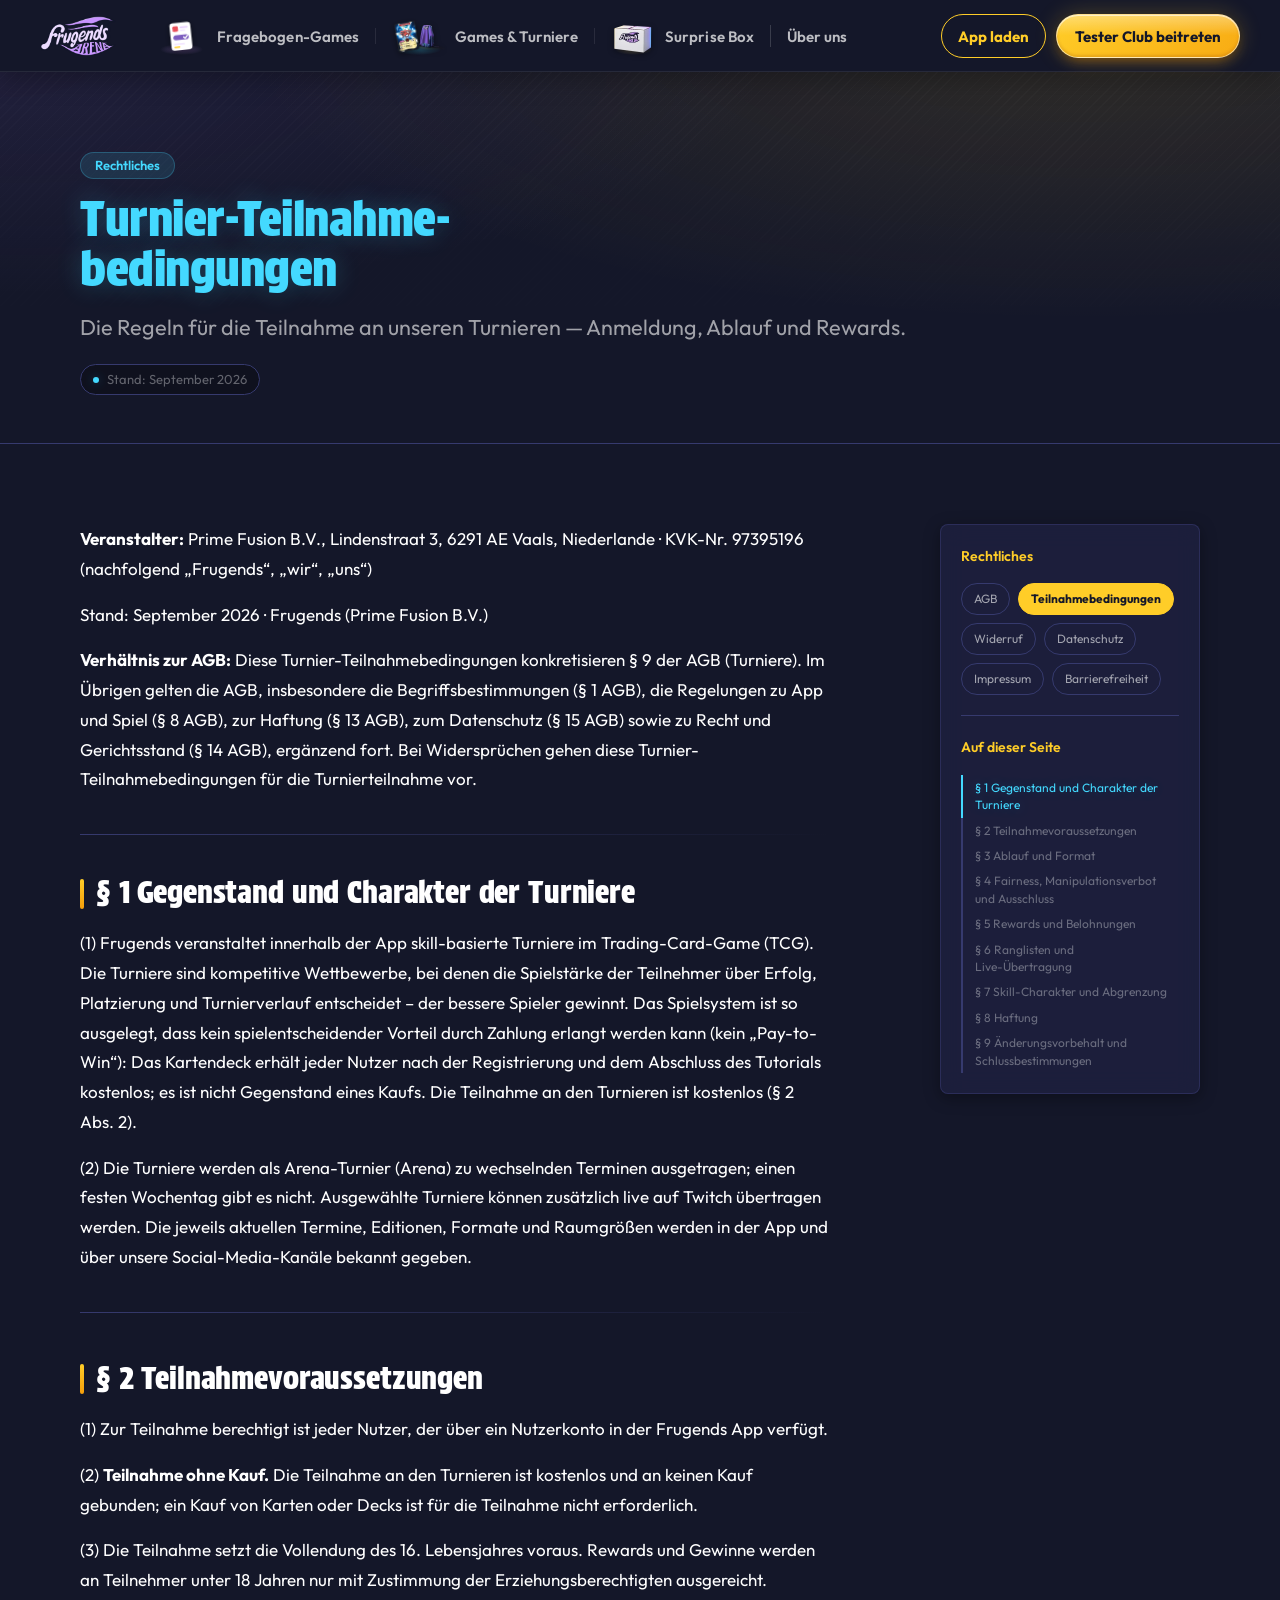
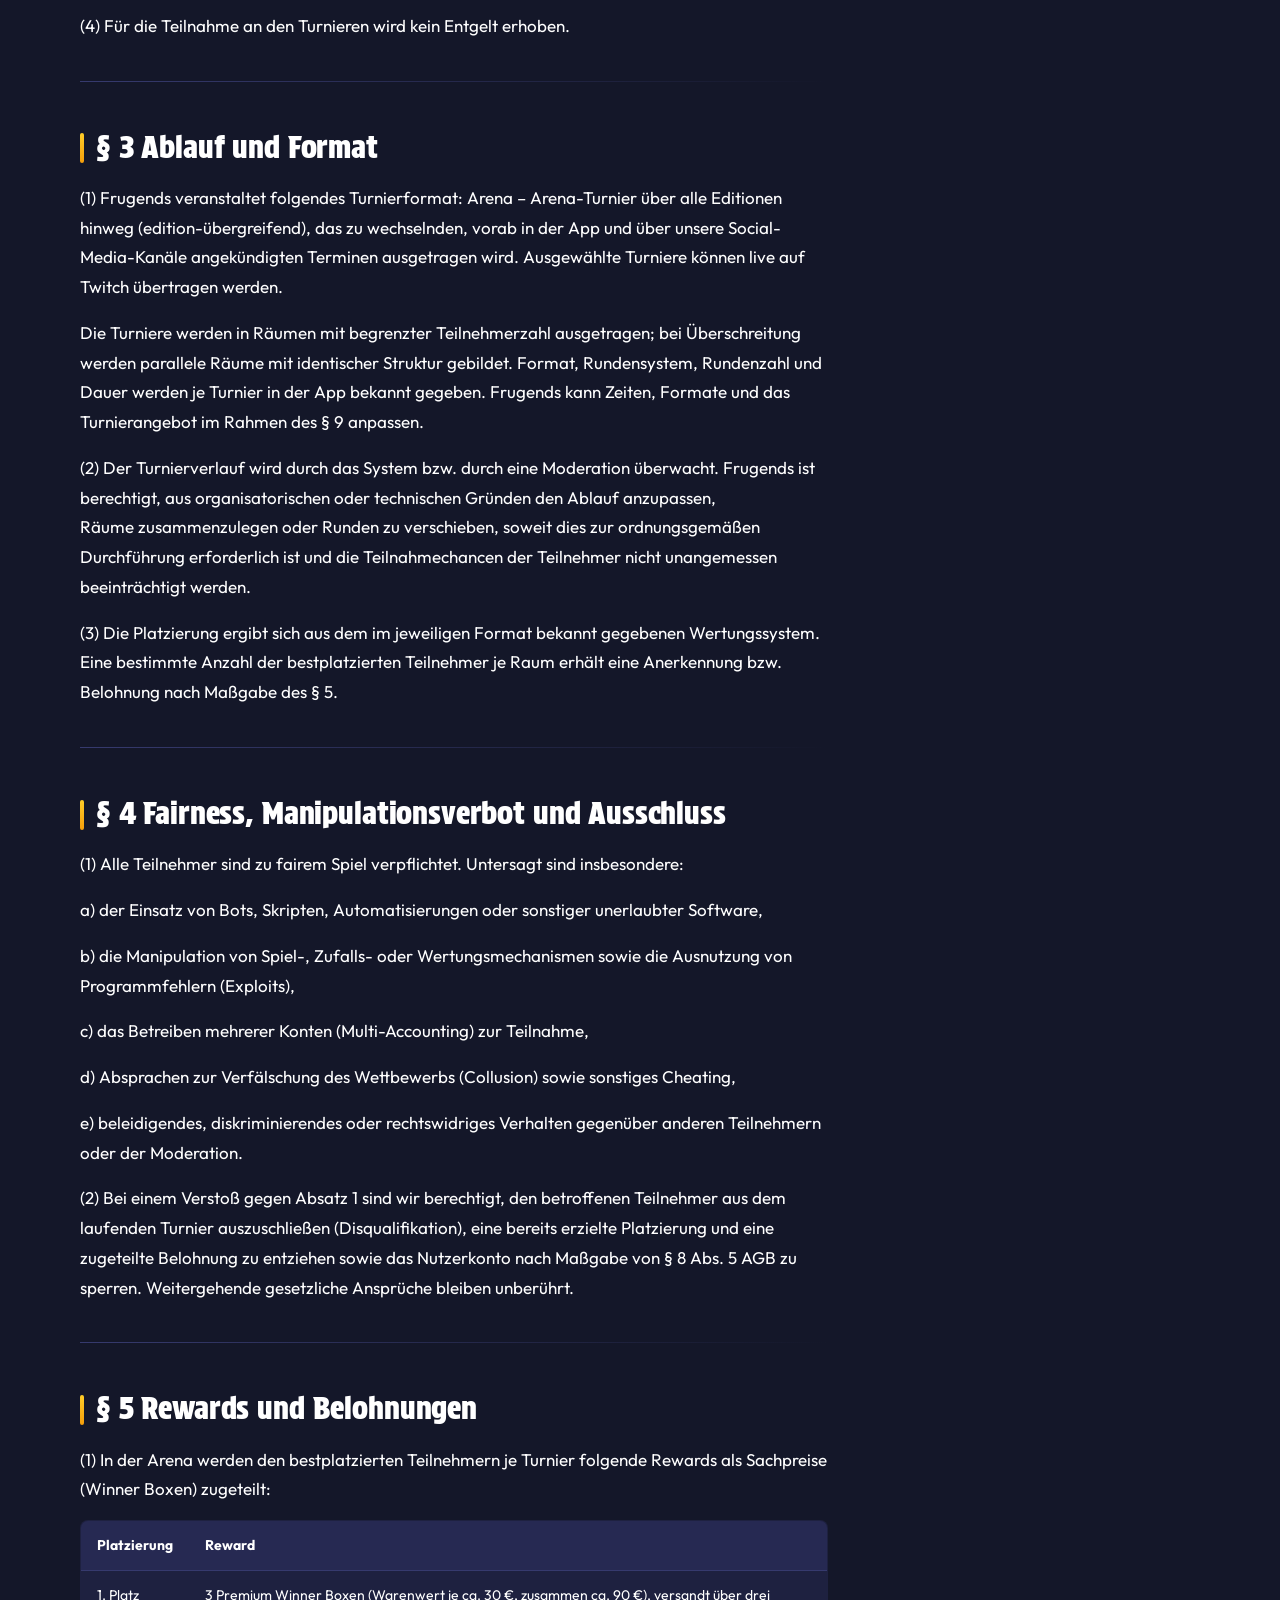
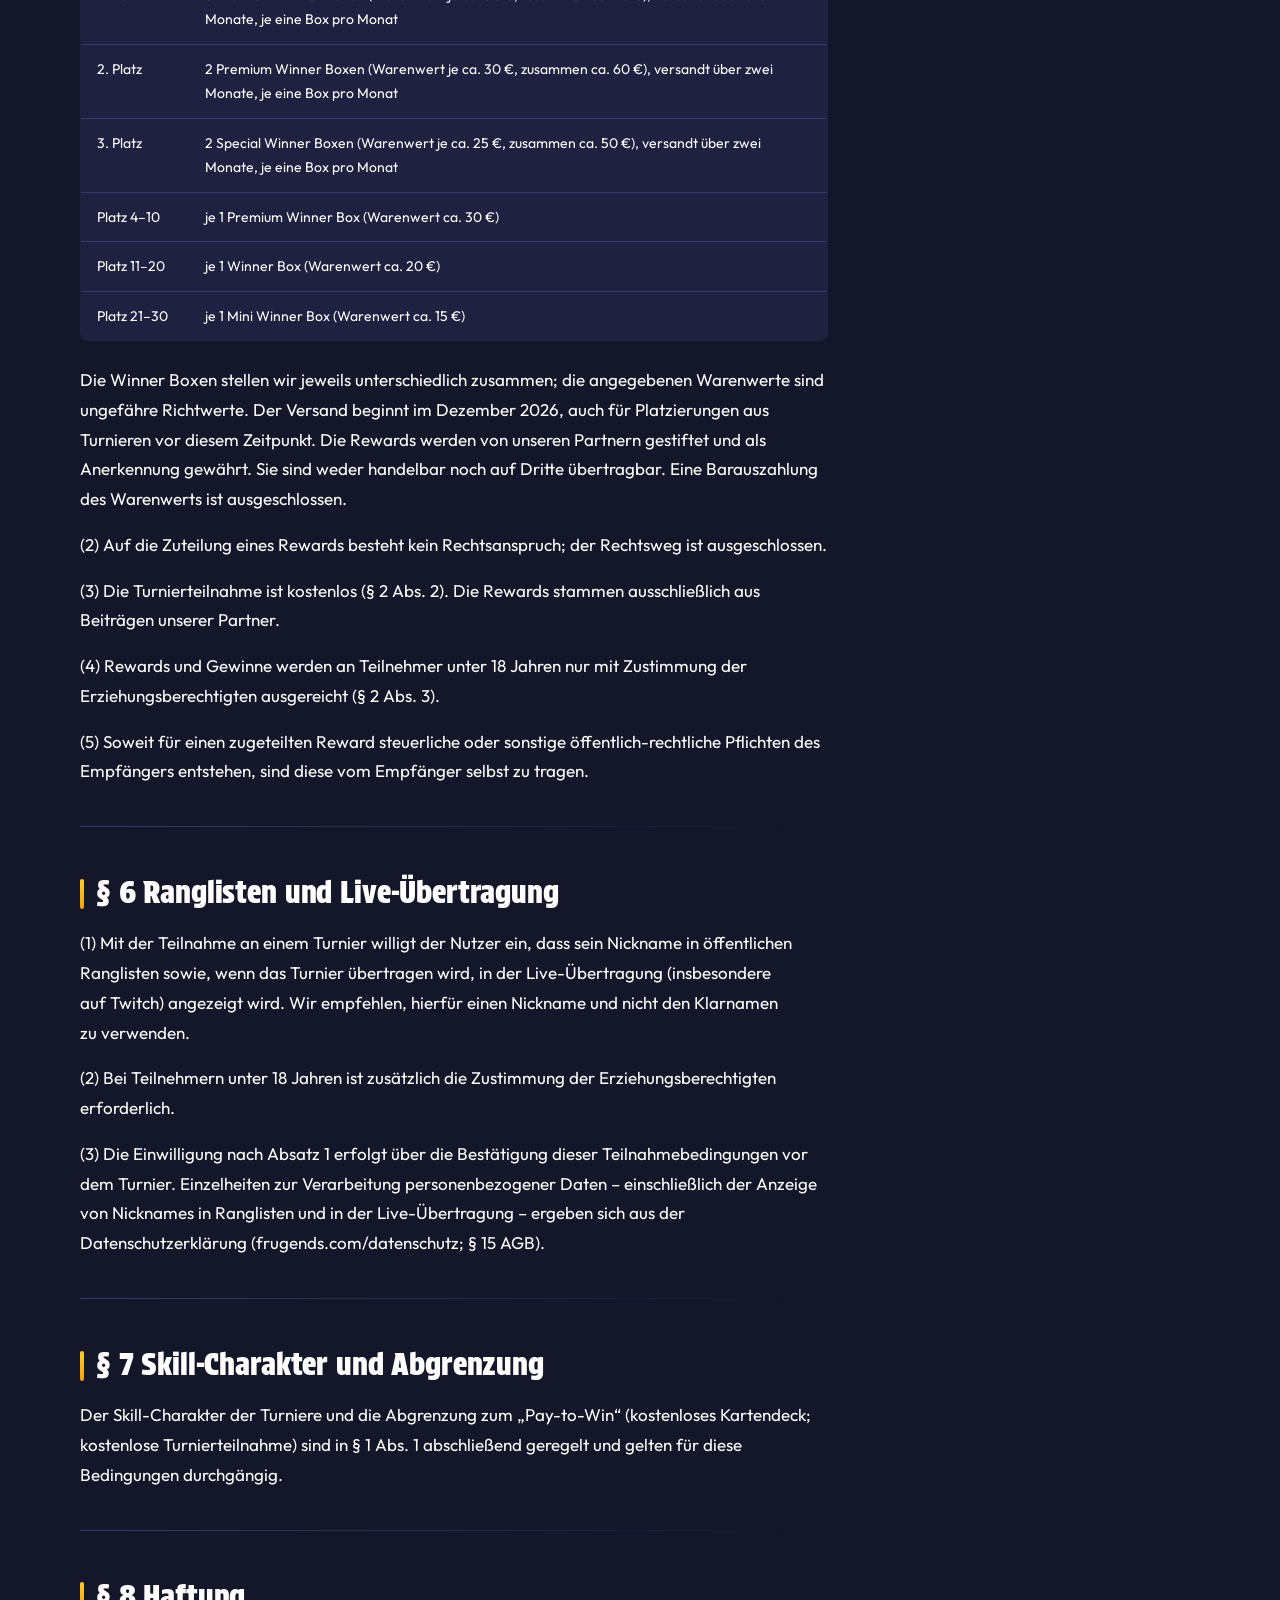
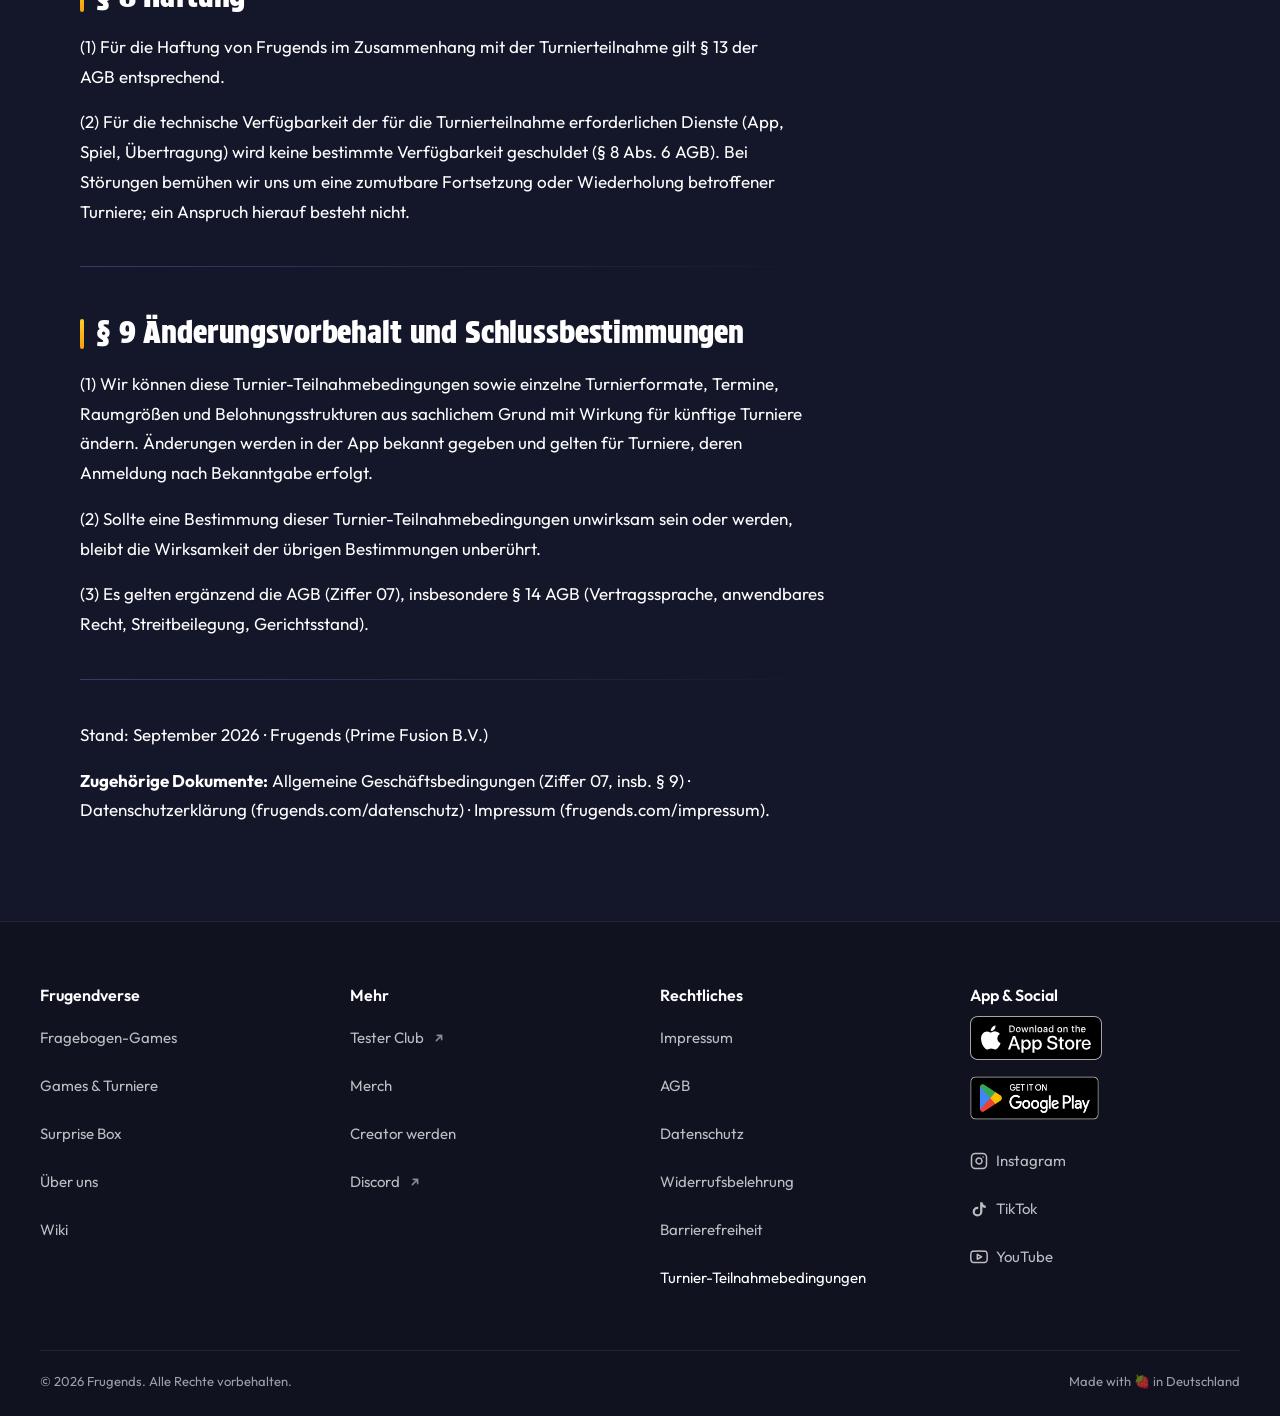
<file: pages/turnier-teilnahmebedingungen/index.html>
<!doctype html>
<html lang="de" class="cinema-snap">
  <head>
<meta name="robots" content="noindex, nofollow">
    <meta charset="utf-8">
    <meta name="viewport" content="width=device-width, initial-scale=1">

    
      
    

    
      <title>Turnier-Teilnahmebedingungen — Frugends</title>
      <meta name="description" content="Teilnahmebedingungen für die Frugends-Turniere — Anmeldung, Ablauf, Fair Play und Preise.">
      
    

    <link rel="icon" type="image/png" href="../../assets/favicon.png">
    <link rel="apple-touch-icon" sizes="180x180" href="../../assets/apple-touch-icon.png">

    <link rel="preconnect" href="https://fonts.googleapis.com">
    <link rel="preconnect" href="https://fonts.gstatic.com" crossorigin>
    <link href="https://fonts.googleapis.com/css2?family=Protest+Strike&family=Outfit:wght@400;500;600;700;800&family=JetBrains+Mono:wght@400;500;700&display=swap" rel="stylesheet">

    <link href="../../assets/tokens.css?v=mvjxis4f" rel="stylesheet" type="text/css" media="all" />
    <link href="../../assets/base.css?v=mvjxis4f" rel="stylesheet" type="text/css" media="all" />
    <link href="../../assets/components.css?v=mvjxis4f" rel="stylesheet" type="text/css" media="all" />
    <link href="../../assets/fg-design.css?v=mvjxis4f" rel="stylesheet" type="text/css" media="all" />
    <link href="../../assets/fg-app-modal.css?v=mvjxis4f" rel="stylesheet" type="text/css" media="all" />

    <style>
      /* Shopify wickelt jede Section in einen Wrapper-DIV. Die Shell
         (Header/Footer) braucht ihre Kinder als direkte body-Nachbarn
         (sticky Header, .nav-checkbox ~ Sibling-Selektoren) — analog
         zum [data-include]{display:contents}-Trick des Static-Builds. */
      .fg-contents { display: contents; }
    </style>

    
      

<script type="application/ld+json">
{
  "@context": "https://schema.org",
  "@graph": [
    {
      "@type": "Organization",
      "@id": "https://frugends.com/#organization",
      "name": "Frugends",
      "url": "https://frugends.com",
      "logo": "https://christo-malaga.github.io/frugends-relaunch-staging/assets/fg_arena_logo.png",
      "foundingDate": "2025",
      "sameAs": [
        "https://www.instagram.com/frugends/",
        "https://www.tiktok.com/@frugends",
        "https://www.youtube.com/@frugends",
        "https://www.threads.net/@frugends",
        "https://www.twitch.tv/frugends"
      ]
    },
    {
      "@type": "WebSite",
      "@id": "https://frugends.com/#website",
      "url": "https://frugends.com",
      "name": "Frugends",
      "inLanguage": "de-DE",
      "publisher": { "@id": "https://frugends.com/#organization" },
      "potentialAction": {
        "@type": "SearchAction",
        "target": "https://frugends.com/search?q={search_term_string}",
        "query-input": "required name=search_term_string"
      }
    }
  ]
}
</script>

<meta property="og:type" content="website">
<meta property="og:site_name" content="Frugends">
<meta property="og:locale" content="de_DE">
<meta property="og:title" content="Turnier-Teilnahmebedingungen — Frugends">
<meta property="og:description" content="Teilnahmebedingungen für die Frugends-Turniere — Anmeldung, Ablauf, Fair Play und Preise.">
<meta property="og:url" content="https://frugends.com/pages/turnier-teilnahmebedingungen">
<meta property="og:image" content="https://christo-malaga.github.io/frugends-relaunch-staging/assets/fg-og-start.jpg">
<meta property="og:image:secure_url" content="https://christo-malaga.github.io/frugends-relaunch-staging/assets/fg-og-start.jpg">
<meta property="og:image:width" content="1200">
<meta property="og:image:height" content="630">
<meta property="og:image:alt" content="Frugends: Der coolste Testerclub. Spielerisch Produkte absahnen. Ein Handy mit dem Kartenspiel und eine offene Testbox voller Produkte.">
<meta name="twitter:card" content="summary_large_image">
<meta name="twitter:title" content="Turnier-Teilnahmebedingungen — Frugends">
<meta name="twitter:description" content="Teilnahmebedingungen für die Frugends-Turniere — Anmeldung, Ablauf, Fair Play und Preise.">
<meta name="twitter:image" content="https://christo-malaga.github.io/frugends-relaunch-staging/assets/fg-og-start.jpg">
<meta name="twitter:image:alt" content="Frugends: Der coolste Testerclub. Spielerisch Produkte absahnen. Ein Handy mit dem Kartenspiel und eine offene Testbox voller Produkte.">

    

    <!-- Google Tag Manager -->
    <!-- GTM lokal deaktiviert (PREVIEW_TRACKING=1 zum Aktivieren) -->
    <!-- End Google Tag Manager -->
  </head>

  <body>
    
      <div id="shopify-section-sections--local__fg_header" class="shopify-section shopify-section-group-header_group fg-contents">


<a class="fg-skip" href="#main">Zum Inhalt springen</a>

<header class="site-header fg-kopf" data-fg-kopf
        data-store-ios-qr="https://apps.apple.com/de/app/frugends/id6749146042?ct=hp-qr" data-store-android-qr="https://play.google.com/store/apps/details?id=com.frugends.mobile&amp;referrer=utm_source%3Dfrugends.com%26utm_medium%3Dreferral%26utm_campaign%3Dwebsite%26utm_content%3Dqr">
  <div class="fg-kopf__bar">

    <a class="fg-kopf__logo" href="../../" aria-label="Frugends Startseite">
        <img src="../../assets/fg_arena_logo.png" alt="" width="76" height="40">
    </a>

    <nav class="fg-kopf__nav" aria-label="Hauptnavigation">
      <ul class="fg-kopf__wege" role="list">
          <li class="fg-kopf__punkt" >
            <a class="fg-kopf__weg fg-weg--produkt" data-fg-mini
               href="../../pages/fragebogen-games/">
<span class="fg-mini fg-mini--fragebogen" aria-hidden="true">
  <svg class="fg-mini__teil fg-mini__bogen" viewBox="0 0 20 26" focusable="false"><rect class="fg-mini__blatt" x=".5" y=".5" width="19" height="25" rx="3"/><rect class="fg-mini__produkt" x="3" y="3.5" width="5" height="5" rx="1.2"/><rect class="fg-mini__zeile" x="9.5" y="4" width="7.5" height="1.6" rx=".8"/><rect class="fg-mini__zeile fg-mini__zeile--hell" x="9.5" y="6.9" width="5" height="1.6" rx=".8"/><rect class="fg-mini__antwort" x="3" y="11.5" width="14" height="4.6" rx="2.3"/><path class="fg-mini__haken" d="M12.4 13.9l1.3 1.2 2.1-2.4"/><rect class="fg-mini__zeile fg-mini__zeile--hell" x="3" y="19" width="10" height="1.6" rx=".8"/><rect class="fg-mini__punkte" x="3" y="21.8" width="5.5" height="1.5" rx=".75"/></svg>
  <img class="fg-mini__teil fg-mini__box" src="../../assets/fg-nav-ikon-testbox.webp" alt="" width="120" height="132" loading="lazy" decoding="async" draggable="false">
  <svg class="fg-mini__teil fg-mini__muenze" viewBox="0 0 16 16" focusable="false"><circle class="fg-mini__muenze-rand" cx="8" cy="8" r="7.5"/><circle class="fg-mini__muenze-mitte" cx="8" cy="8" r="5.5"/><path class="fg-mini__muenze-p" d="M6.7 11.2V4.9h1.9a1.85 1.85 0 0 1 0 3.7H6.7"/></svg>
</span>

              <span class="fg-kopf__wort">Fragebogen-Games</span>
            </a>
          </li>
          <li class="fg-kopf__punkt" >
            <a class="fg-kopf__weg fg-weg--arena" data-fg-mini
               href="../../pages/turniere/">
<span class="fg-mini fg-mini--turniere" aria-hidden="true">
  <img class="fg-mini__teil fg-mini__cape" src="../../assets/fg-nav-ikon-handy.webp" alt="" width="128" height="102" loading="lazy" decoding="async" draggable="false">
  <img class="fg-mini__teil fg-mini__karte" src="../../assets/fg-nav-ikon-karte.webp" alt="" width="81" height="112" loading="lazy" decoding="async" draggable="false">
  <img class="fg-mini__teil fg-mini__winner" src="../../assets/fg-nav-ikon-winner.webp" alt="" width="132" height="102" loading="lazy" decoding="async" draggable="false">
</span>

              <span class="fg-kopf__wort">Games &amp; Turniere</span>
            </a>
          </li>
          <li class="fg-kopf__punkt" >
            <a class="fg-kopf__weg fg-weg--senke" data-fg-mini
               href="../../pages/surprise-box/">
<span class="fg-mini fg-mini--surprise" aria-hidden="true">
  <span class="fg-mini__teil fg-mini__licht"></span>
  <img class="fg-mini__teil fg-mini__surprise" src="../../assets/fg-nav-ikon-surprise.webp" alt="" width="150" height="116" loading="lazy" decoding="async" draggable="false">
</span>

              <span class="fg-kopf__wort">Surprise Box</span>
            </a>
          </li>
      </ul>
      <ul class="fg-kopf__liste" role="list">
          <li class="fg-kopf__punkt" >
            <a class="fg-kopf__weg fg-kopf__weg--text" href="../../pages/uber-uns/">
              <span class="fg-kopf__wort">Über uns</span>
            </a>
          </li>
      </ul>
    </nav>

    <div class="fg-kopf__rechts">
      <a class="fg-pille fg-pille--linie fg-kopf__app fg-kopf__app--linie fg-kopf__aufruf" href="../../pages/turniere/"
         data-fg-app="header" data-store-ios="https://apps.apple.com/de/app/frugends/id6749146042?ct=hp-header" data-store-android="https://play.google.com/store/apps/details?id=com.frugends.mobile&amp;referrer=utm_source%3Dfrugends.com%26utm_medium%3Dreferral%26utm_campaign%3Dwebsite%26utm_content%3Dheader"
         aria-haspopup="dialog">App laden</a>
      <a class="fg-pille fg-pille--glanz fg-kopf__tc fg-kopf__aufruf" href="https://testerclub.frugends.com/?utm_source=frugends.com&utm_medium=referral&utm_campaign=website&utm_content=header" target="_blank" rel="noopener">
Tester Club beitreten        <span class="fg-sr">(neuer Tab)</span>
      </a>
      <a class="fg-pille fg-pille--linie fg-kopf__app fg-kopf__app--symbol fg-kopf__aufruf" href="../../pages/turniere/"
         data-fg-app="header" data-store-ios="https://apps.apple.com/de/app/frugends/id6749146042?ct=hp-header" data-store-android="https://play.google.com/store/apps/details?id=com.frugends.mobile&amp;referrer=utm_source%3Dfrugends.com%26utm_medium%3Dreferral%26utm_campaign%3Dwebsite%26utm_content%3Dheader"
         aria-haspopup="dialog" aria-label="App laden">
        <svg class="fg-pille__ico" viewBox="0 0 24 24" aria-hidden="true" focusable="false"><rect x="6.5" y="2.5" width="11" height="19" rx="2.6" fill="none" stroke="currentColor" stroke-width="2"/><path d="M12 7.5v6.2M9.4 11.2 12 13.8l2.6-2.6" fill="none" stroke="currentColor" stroke-width="2" stroke-linecap="round" stroke-linejoin="round"/></svg>
      </a>

      <button type="button" class="fg-kopf__burger" data-fg-burger
              aria-expanded="false" aria-controls="fg-menue" aria-label="Menü öffnen">
        <span class="fg-kopf__burger-linie" aria-hidden="true"></span>
        <span class="fg-kopf__burger-linie" aria-hidden="true"></span>
      </button>
    </div>

  </div>
</header>

<div class="fg-menue" id="fg-menue" data-fg-menue hidden>
  <div class="fg-menue__dimmer" data-fg-menue-dimmer aria-hidden="true"></div>
  <nav class="fg-menue__tafel" aria-label="Menü">
  <div class="fg-menue__innen">

    <ul class="fg-menue__wege" role="list">
          <li class="fg-menue__stufe" style="--i: 0" >
            <a class="fg-menue__weg fg-weg--produkt" data-fg-mini href="../../pages/fragebogen-games/">
              <span class="fg-menue__bild">
<span class="fg-mini fg-mini--fragebogen" aria-hidden="true">
  <svg class="fg-mini__teil fg-mini__bogen" viewBox="0 0 20 26" focusable="false"><rect class="fg-mini__blatt" x=".5" y=".5" width="19" height="25" rx="3"/><rect class="fg-mini__produkt" x="3" y="3.5" width="5" height="5" rx="1.2"/><rect class="fg-mini__zeile" x="9.5" y="4" width="7.5" height="1.6" rx=".8"/><rect class="fg-mini__zeile fg-mini__zeile--hell" x="9.5" y="6.9" width="5" height="1.6" rx=".8"/><rect class="fg-mini__antwort" x="3" y="11.5" width="14" height="4.6" rx="2.3"/><path class="fg-mini__haken" d="M12.4 13.9l1.3 1.2 2.1-2.4"/><rect class="fg-mini__zeile fg-mini__zeile--hell" x="3" y="19" width="10" height="1.6" rx=".8"/><rect class="fg-mini__punkte" x="3" y="21.8" width="5.5" height="1.5" rx=".75"/></svg>
  <img class="fg-mini__teil fg-mini__box" src="../../assets/fg-nav-ikon-testbox.webp" alt="" width="120" height="132" loading="lazy" decoding="async" draggable="false">
  <svg class="fg-mini__teil fg-mini__muenze" viewBox="0 0 16 16" focusable="false"><circle class="fg-mini__muenze-rand" cx="8" cy="8" r="7.5"/><circle class="fg-mini__muenze-mitte" cx="8" cy="8" r="5.5"/><path class="fg-mini__muenze-p" d="M6.7 11.2V4.9h1.9a1.85 1.85 0 0 1 0 3.7H6.7"/></svg>
</span>

              </span>
              <span class="fg-menue__text">
                <span class="fg-menue__titel">Fragebogen-Games</span>
              </span>
            </a>
          </li>
          <li class="fg-menue__stufe" style="--i: 1" >
            <a class="fg-menue__weg fg-weg--arena" data-fg-mini href="../../pages/turniere/">
              <span class="fg-menue__bild">
<span class="fg-mini fg-mini--turniere" aria-hidden="true">
  <img class="fg-mini__teil fg-mini__cape" src="../../assets/fg-nav-ikon-handy.webp" alt="" width="128" height="102" loading="lazy" decoding="async" draggable="false">
  <img class="fg-mini__teil fg-mini__karte" src="../../assets/fg-nav-ikon-karte.webp" alt="" width="81" height="112" loading="lazy" decoding="async" draggable="false">
  <img class="fg-mini__teil fg-mini__winner" src="../../assets/fg-nav-ikon-winner.webp" alt="" width="132" height="102" loading="lazy" decoding="async" draggable="false">
</span>

              </span>
              <span class="fg-menue__text">
                <span class="fg-menue__titel">Games &amp; Turniere</span>
              </span>
            </a>
          </li>
          <li class="fg-menue__stufe" style="--i: 2" >
            <a class="fg-menue__weg fg-weg--senke" data-fg-mini href="../../pages/surprise-box/">
              <span class="fg-menue__bild">
<span class="fg-mini fg-mini--surprise" aria-hidden="true">
  <span class="fg-mini__teil fg-mini__licht"></span>
  <img class="fg-mini__teil fg-mini__surprise" src="../../assets/fg-nav-ikon-surprise.webp" alt="" width="150" height="116" loading="lazy" decoding="async" draggable="false">
</span>

              </span>
              <span class="fg-menue__text">
                <span class="fg-menue__titel">Surprise Box</span>
              </span>
            </a>
          </li>
    </ul>

    <ul class="fg-menue__links fg-menue__stufe" style="--i: 3" role="list">
          <li >
            <a class="fg-menue__link" href="../../pages/uber-uns/"
>
Über uns            </a>
          </li>
          <li >
            <a class="fg-menue__link" href="../../pages/wiki/"
>
Wiki            </a>
          </li>
          <li >
            <a class="fg-menue__link" href="../../pages/merch/"
>
Merch            </a>
          </li>
          <li >
            <a class="fg-menue__link" href="https://discord.gg/ZKPhmDGtXy"
 target="_blank" rel="noopener">
Discord                <svg class="fg-raus" viewBox="0 0 16 16" aria-hidden="true" focusable="false"><path d="M5 11 11 5M6 5h5v5" fill="none" stroke="currentColor" stroke-width="1.8" stroke-linecap="round" stroke-linejoin="round"/></svg>
                <span class="fg-sr">(neuer Tab)</span>
            </a>
          </li>
    </ul>

    <div class="fg-menue__aufrufe fg-menue__stufe" style="--i: 4">
      <a class="fg-pille fg-pille--gross fg-pille--glanz" href="https://testerclub.frugends.com/?utm_source=frugends.com&utm_medium=referral&utm_campaign=website&utm_content=menu" target="_blank" rel="noopener">
Tester Club beitreten        <span class="fg-sr">(neuer Tab)</span>
      </a>
      <a class="fg-pille fg-pille--gross fg-pille--linie" href="../../pages/turniere/"
         data-fg-app="menu" data-store-ios="https://apps.apple.com/de/app/frugends/id6749146042?ct=hp-menu" data-store-android="https://play.google.com/store/apps/details?id=com.frugends.mobile&amp;referrer=utm_source%3Dfrugends.com%26utm_medium%3Dreferral%26utm_campaign%3Dwebsite%26utm_content%3Dmenu"
         aria-haspopup="dialog">App laden</a>
    </div>

  </div>
  </nav>
</div>


</div>
<div id="shopify-section-sections--local__my_company" class="shopify-section shopify-section-group-header_group">



</div>
    

    <main id="main">
      <div id="shopify-section-template--local__main" class="shopify-section">
<link href="../../assets/scroll-cinema.css?v=mvjxis4f" rel="stylesheet" type="text/css" media="all" />
<link href="../../assets/page-legal.css?v=mvjxis4f" rel="stylesheet" type="text/css" media="all" />
<script defer src="../../assets/scroll-cinema.js?v=mvjxis4f"></script>
<script defer src="../../assets/legal-toc.js?v=mvjxis4f"></script>

    <!-- ═══ PAGE MASTHEAD ═══ -->
    <section class="legal-hero" aria-labelledby="legal-title">
      <div class="container legal-hero__inner">
        <span class="chip chip--cyan legal-hero__eyebrow">Rechtliches</span>
        <h1 id="legal-title" class="legal-hero__title chapter-headline chapter-headline--cyan">Turnier-Teilnahme&shy;bedingungen</h1>
        <p class="legal-hero__tagline">Die Regeln für die Teilnahme an unseren Turnieren — Anmeldung, Ablauf und Rewards.</p>
        <p class="legal-hero__stand">Stand: September 2026</p>
      </div>
    </section>

    <!-- ═══ MOBILE TOC (works without JS; legal-toc.js fills + auto-closes) ═══ -->
    <div class="container legal-toc-mobile-wrap">
      <details class="legal-toc-mobile">
        <summary>Inhaltsverzeichnis</summary>
        <nav class="legal-toc" data-legal-toc aria-label="Inhaltsverzeichnis"></nav>
      </details>
    </div>

    <!-- ═══ READING LAYOUT ═══ -->
    <div class="container legal-layout">

      <article class="legal-content">
        <!-- single page heading is the hero title above; content headings start at level two -->
<p><strong>Veranstalter:</strong> Prime Fusion B.V., Lindenstraat 3, 6291 AE Vaals, Niederlande · KVK-Nr. 97395196 (nachfolgend „Frugends“, „wir“, „uns“)</p>
<p>Stand: September 2026 · Frugends (Prime Fusion B.V.)</p>
<p><strong>Verhältnis zur AGB:</strong> Diese Turnier-Teilnahmebedingungen konkretisieren § 9 der AGB (Turniere). Im Übrigen gelten die AGB, insbesondere die Begriffsbestimmungen (§ 1 AGB), die Regelungen zu App und Spiel (§ 8 AGB), zur Haftung (§ 13 AGB), zum Datenschutz (§ 15 AGB) sowie zu Recht und Gerichtsstand (§ 14 AGB), ergänzend fort. Bei Widersprüchen gehen diese Turnier-Teilnahmebedingungen für die Turnierteilnahme vor.</p>
<hr />
<h2 id="1-gegenstand-und-charakter-der-turniere">§ 1 Gegenstand und Charakter der Turniere</h2>
<p>(1) Frugends veranstaltet innerhalb der App skill-basierte Turniere im Trading-Card-Game (TCG). Die Turniere sind kompetitive Wettbewerbe, bei denen die Spielstärke der Teilnehmer über Erfolg, Platzierung und Turnierverlauf entscheidet – der bessere Spieler gewinnt. Das Spielsystem ist so ausgelegt, dass kein spielentscheidender Vorteil durch Zahlung erlangt werden kann (kein „Pay-to-Win“): Das Kartendeck erhält jeder Nutzer nach der Registrierung und dem Abschluss des Tutorials kostenlos; es ist nicht Gegenstand eines Kaufs. Die Teilnahme an den Turnieren ist kostenlos (§ 2 Abs. 2).</p>
<p>(2) Die Turniere werden als Arena-Turnier (Arena) zu wechselnden Terminen ausgetragen; einen festen Wochentag gibt es nicht. Ausgewählte Turniere können zusätzlich live auf Twitch übertragen werden. Die jeweils aktuellen Termine, Editionen, Formate und Raumgrößen werden in der App und über unsere Social-Media-Kanäle bekannt gegeben.</p>
<hr />
<h2 id="2-teilnahmevoraussetzungen">§ 2 Teilnahmevoraussetzungen</h2>
<p>(1) Zur Teilnahme berechtigt ist jeder Nutzer, der über ein Nutzerkonto in der Frugends App verfügt.</p>
<p>(2) <strong>Teilnahme ohne Kauf.</strong> Die Teilnahme an den Turnieren ist kostenlos und an keinen Kauf gebunden; ein Kauf von Karten oder Decks ist für die Teilnahme nicht erforderlich.</p>
<p>(3) Die Teilnahme setzt die Vollendung des 16. Lebensjahres voraus. Rewards und Gewinne werden an Teilnehmer unter 18 Jahren nur mit Zustimmung der Erziehungsberechtigten ausgereicht.</p>
<p>(4) Für die Teilnahme an den Turnieren wird kein Entgelt erhoben.</p>
<hr />
<h2 id="3-ablauf-und-format">§ 3 Ablauf und Format</h2>
<p>(1) Frugends veranstaltet folgendes Turnierformat: Arena – Arena-Turnier über alle Editionen hinweg (edition-übergreifend), das zu wechselnden, vorab in der App und über unsere Social-Media-Kanäle angekündigten Terminen ausgetragen wird. Ausgewählte Turniere können live auf Twitch übertragen werden.</p>
<p>Die Turniere werden in Räumen mit begrenzter Teilnehmerzahl ausgetragen; bei Überschreitung werden parallele Räume mit identischer Struktur gebildet. Format, Rundensystem, Rundenzahl und Dauer werden je Turnier in der App bekannt gegeben. Frugends kann Zeiten, Formate und das Turnierangebot im Rahmen des § 9 anpassen.</p>
<p>(2) Der Turnierverlauf wird durch das System bzw. durch eine Moderation überwacht. Frugends ist berechtigt, aus organisatorischen oder technischen Gründen den Ablauf anzupassen, Räume zusammenzulegen oder Runden zu verschieben, soweit dies zur ordnungsgemäßen Durchführung erforderlich ist und die Teilnahmechancen der Teilnehmer nicht unangemessen beeinträchtigt werden.</p>
<p>(3) Die Platzierung ergibt sich aus dem im jeweiligen Format bekannt gegebenen Wertungssystem. Eine bestimmte Anzahl der bestplatzierten Teilnehmer je Raum erhält eine Anerkennung bzw. Belohnung nach Maßgabe des § 5.</p>
<hr />
<h2 id="4-fairness-manipulationsverbot-und-ausschluss">§ 4 Fairness, Manipulationsverbot und Ausschluss</h2>
<p>(1) Alle Teilnehmer sind zu fairem Spiel verpflichtet. Untersagt sind insbesondere:</p>
<p>a) der Einsatz von Bots, Skripten, Automatisierungen oder sonstiger unerlaubter Software,</p>
<p>b) die Manipulation von Spiel-, Zufalls- oder Wertungsmechanismen sowie die Ausnutzung von Programmfehlern (Exploits),</p>
<p>c) das Betreiben mehrerer Konten (Multi-Accounting) zur Teilnahme,</p>
<p>d) Absprachen zur Verfälschung des Wettbewerbs (Collusion) sowie sonstiges Cheating,</p>
<p>e) beleidigendes, diskriminierendes oder rechtswidriges Verhalten gegenüber anderen Teilnehmern oder der Moderation.</p>
<p>(2) Bei einem Verstoß gegen Absatz 1 sind wir berechtigt, den betroffenen Teilnehmer aus dem laufenden Turnier auszuschließen (Disqualifikation), eine bereits erzielte Platzierung und eine zugeteilte Belohnung zu entziehen sowie das Nutzerkonto nach Maßgabe von § 8 Abs. 5 AGB zu sperren. Weitergehende gesetzliche Ansprüche bleiben unberührt.</p>
<hr />
<h2 id="5-preise-und-belohnungen">§ 5 Rewards und Belohnungen</h2>
<p>(1) In der Arena werden den bestplatzierten Teilnehmern je Turnier folgende Rewards als Sachpreise (Winner Boxen) zugeteilt:</p>
<table>
<thead>
<tr><th scope="col">Platzierung</th><th scope="col">Reward</th></tr>
</thead>
<tbody>
<tr><td>1. Platz</td><td>3 Premium Winner Boxen (Warenwert je ca. 30 €, zusammen ca. 90 €), versandt über drei Monate, je eine Box pro Monat</td></tr>
<tr><td>2. Platz</td><td>2 Premium Winner Boxen (Warenwert je ca. 30 €, zusammen ca. 60 €), versandt über zwei Monate, je eine Box pro Monat</td></tr>
<tr><td>3. Platz</td><td>2 Special Winner Boxen (Warenwert je ca. 25 €, zusammen ca. 50 €), versandt über zwei Monate, je eine Box pro Monat</td></tr>
<tr><td>Platz 4–10</td><td>je 1 Premium Winner Box (Warenwert ca. 30 €)</td></tr>
<tr><td>Platz 11–20</td><td>je 1 Winner Box (Warenwert ca. 20 €)</td></tr>
<tr><td>Platz 21–30</td><td>je 1 Mini Winner Box (Warenwert ca. 15 €)</td></tr>
</tbody>
</table>
<p>Die Winner Boxen stellen wir jeweils unterschiedlich zusammen; die angegebenen Warenwerte sind ungefähre Richtwerte. Der Versand beginnt im Dezember 2026, auch für Platzierungen aus Turnieren vor diesem Zeitpunkt. Die Rewards werden von unseren Partnern gestiftet und als Anerkennung gewährt. Sie sind weder handelbar noch auf Dritte übertragbar. Eine Barauszahlung des Warenwerts ist ausgeschlossen.</p>
<p>(2) Auf die Zuteilung eines Rewards besteht kein Rechtsanspruch; der Rechtsweg ist ausgeschlossen.</p>
<p>(3) Die Turnierteilnahme ist kostenlos (§ 2 Abs. 2). Die Rewards stammen ausschließlich aus Beiträgen unserer Partner.</p>
<p>(4) Rewards und Gewinne werden an Teilnehmer unter 18 Jahren nur mit Zustimmung der Erziehungsberechtigten ausgereicht (§ 2 Abs. 3).</p>
<p>(5) Soweit für einen zugeteilten Reward steuerliche oder sonstige öffentlich-rechtliche Pflichten des Empfängers entstehen, sind diese vom Empfänger selbst zu tragen.</p>
<hr />
<h2 id="6-ranglisten-und-live-uebertragung">§ 6 Ranglisten und Live-Übertragung</h2>
<p>(1) Mit der Teilnahme an einem Turnier willigt der Nutzer ein, dass sein Nickname in öffentlichen Ranglisten sowie, wenn das Turnier übertragen wird, in der Live-Übertragung (insbesondere auf Twitch) angezeigt wird. Wir empfehlen, hierfür einen Nickname und nicht den Klarnamen zu verwenden.</p>
<p>(2) Bei Teilnehmern unter 18 Jahren ist zusätzlich die Zustimmung der Erziehungsberechtigten erforderlich.</p>
<p>(3) Die Einwilligung nach Absatz 1 erfolgt über die Bestätigung dieser Teilnahmebedingungen vor dem Turnier. Einzelheiten zur Verarbeitung personenbezogener Daten – einschließlich der Anzeige von Nicknames in Ranglisten und in der Live-Übertragung – ergeben sich aus der Datenschutzerklärung (frugends.com/datenschutz; § 15 AGB).</p>
<hr />
<h2 id="7-skill-charakter-und-abgrenzung">§ 7 Skill-Charakter und Abgrenzung</h2>
<p>Der Skill-Charakter der Turniere und die Abgrenzung zum „Pay-to-Win“ (kostenloses Kartendeck; kostenlose Turnierteilnahme) sind in § 1 Abs. 1 abschließend geregelt und gelten für diese Bedingungen durchgängig.</p>
<hr />
<h2 id="8-haftung">§ 8 Haftung</h2>
<p>(1) Für die Haftung von Frugends im Zusammenhang mit der Turnierteilnahme gilt § 13 der AGB entsprechend.</p>
<p>(2) Für die technische Verfügbarkeit der für die Turnierteilnahme erforderlichen Dienste (App, Spiel, Übertragung) wird keine bestimmte Verfügbarkeit geschuldet (§ 8 Abs. 6 AGB). Bei Störungen bemühen wir uns um eine zumutbare Fortsetzung oder Wiederholung betroffener Turniere; ein Anspruch hierauf besteht nicht.</p>
<hr />
<h2 id="9-aenderungsvorbehalt-und-schlussbestimmungen">§ 9 Änderungsvorbehalt und Schlussbestimmungen</h2>
<p>(1) Wir können diese Turnier-Teilnahmebedingungen sowie einzelne Turnierformate, Termine, Raumgrößen und Belohnungsstrukturen aus sachlichem Grund mit Wirkung für künftige Turniere ändern. Änderungen werden in der App bekannt gegeben und gelten für Turniere, deren Anmeldung nach Bekanntgabe erfolgt.</p>
<p>(2) Sollte eine Bestimmung dieser Turnier-Teilnahmebedingungen unwirksam sein oder werden, bleibt die Wirksamkeit der übrigen Bestimmungen unberührt.</p>
<p>(3) Es gelten ergänzend die AGB (Ziffer 07), insbesondere § 14 AGB (Vertragssprache, anwendbares Recht, Streitbeilegung, Gerichtsstand).</p>
<hr />
<p>Stand: September 2026 · Frugends (Prime Fusion B.V.)</p>
<p><strong>Zugehörige Dokumente:</strong> Allgemeine Geschäftsbedingungen (Ziffer 07, insb. § 9) · Datenschutzerklärung (frugends.com/datenschutz) · Impressum (frugends.com/impressum).</p>
      </article>

      <!-- ═══ META ASIDE: doc cross-nav + auto-TOC (scrollspy) ═══ -->
      <aside class="legal-aside" aria-label="Seiteninformationen">
        <div class="glass legal-aside__card">
          <p class="legal-aside__title">Rechtliches</p>
          <nav class="legal-doc-nav" aria-label="Rechtliche Dokumente">
            <a href="../../pages/agb/">AGB</a>
            <a href="../../pages/turnier-teilnahmebedingungen/" aria-current="page">Teilnahmebedingungen</a>
            <a href="../../pages/widerrufsbelehrung/">Widerruf</a>
            <a href="../../pages/datenschutz/">Datenschutz</a>
            <a href="../../pages/impressum/">Impressum</a>
            <a href="../../pages/barrierefreiheit/">Barrierefreiheit</a>
          </nav>

          <p class="legal-aside__title legal-aside__title--toc">Auf dieser Seite</p>
          <nav class="legal-toc" data-legal-toc aria-label="Inhaltsverzeichnis"></nav>
        </div>
      </aside>

    </div>


</div>
    </main>

    
      <div id="shopify-section-sections--local__fg_footer" class="shopify-section shopify-section-group-footer_group fg-contents">


<footer class="fg-fuss">
  <div class="fg-fuss__innen">
    <div class="fg-fuss__raster">

        <div class="fg-fuss__spalte fg-fuss__spalte--nav">
          <h2 class="fg-fuss__kopf" id="fg-fuss-nav">Frugendverse</h2>
          <ul class="fg-fuss__liste" role="list" aria-labelledby="fg-fuss-nav">
              <li >
                <a class="fg-fuss__link" href="../../pages/fragebogen-games/"
>
Fragebogen-Games                </a>
              </li>
              <li >
                <a class="fg-fuss__link" href="../../pages/turniere/"
>
Games &amp; Turniere                </a>
              </li>
              <li >
                <a class="fg-fuss__link" href="../../pages/surprise-box/"
>
Surprise Box                </a>
              </li>
              <li >
                <a class="fg-fuss__link" href="../../pages/uber-uns/"
>
Über uns                </a>
              </li>
              <li >
                <a class="fg-fuss__link" href="../../pages/wiki/"
>
Wiki                </a>
              </li>
          </ul>
        </div>
        <div class="fg-fuss__spalte fg-fuss__spalte--mehr">
          <h2 class="fg-fuss__kopf" id="fg-fuss-mehr">Mehr</h2>
          <ul class="fg-fuss__liste" role="list" aria-labelledby="fg-fuss-mehr">
              <li >
                <a class="fg-fuss__link" href="https://testerclub.frugends.com/?utm_source=frugends.com&utm_medium=referral&utm_campaign=website&utm_content=footer"
 target="_blank" rel="noopener">
Tester Club<svg class="fg-raus" viewBox="0 0 16 16" aria-hidden="true" focusable="false"><path d="M5 11 11 5M6 5h5v5" fill="none" stroke="currentColor" stroke-width="1.8" stroke-linecap="round" stroke-linejoin="round"/></svg><span class="fg-sr">(neuer Tab)</span>
                </a>
              </li>
              <li >
                <a class="fg-fuss__link" href="../../pages/merch/"
>
Merch                </a>
              </li>
              <li >
                <a class="fg-fuss__link" href="../../pages/creator/"
>
Creator werden                </a>
              </li>
              <li >
                <a class="fg-fuss__link" href="https://discord.gg/ZKPhmDGtXy"
 target="_blank" rel="noopener">
Discord<svg class="fg-raus" viewBox="0 0 16 16" aria-hidden="true" focusable="false"><path d="M5 11 11 5M6 5h5v5" fill="none" stroke="currentColor" stroke-width="1.8" stroke-linecap="round" stroke-linejoin="round"/></svg><span class="fg-sr">(neuer Tab)</span>
                </a>
              </li>
          </ul>
        </div>
        <div class="fg-fuss__spalte fg-fuss__spalte--legal">
          <h2 class="fg-fuss__kopf" id="fg-fuss-legal">Rechtliches</h2>
          <ul class="fg-fuss__liste" role="list" aria-labelledby="fg-fuss-legal">
              <li >
                <a class="fg-fuss__link" href="../../pages/impressum/"
>
Impressum                </a>
              </li>
              <li >
                <a class="fg-fuss__link" href="../../pages/agb/"
>
AGB                </a>
              </li>
              <li >
                <a class="fg-fuss__link" href="../../pages/datenschutz/"
>
Datenschutz                </a>
              </li>
              <li >
                <a class="fg-fuss__link" href="../../pages/widerrufsbelehrung/"
>
Widerrufsbelehrung                </a>
              </li>
              <li >
                <a class="fg-fuss__link" href="../../pages/barrierefreiheit/"
>
Barrierefreiheit                </a>
              </li>
              <li >
                <a class="fg-fuss__link" href="../../pages/turnier-teilnahmebedingungen/"
 aria-current="page">
Turnier-Teilnahmebedingungen                </a>
              </li>
          </ul>
        </div>

      <div class="fg-fuss__spalte fg-fuss__spalte--app">
        <h2 class="fg-fuss__kopf" id="fg-fuss-app">App &amp; Social</h2>
        <ul class="fg-fuss__stores" role="list">
          <li>
            <a class="fg-fuss__badge" href="https://apps.apple.com/de/app/frugends/id6749146042?ct=hp-footer" target="_blank" rel="noopener">
              <img class="fg-badge-apple" src="../../assets/badge-app-store.svg" alt="Laden im App Store" width="132" height="44" loading="lazy">
            </a>
          </li>
          <li>
            <a class="fg-fuss__badge" href="https://play.google.com/store/apps/details?id=com.frugends.mobile&referrer=utm_source%3Dfrugends.com%26utm_medium%3Dreferral%26utm_campaign%3Dwebsite%26utm_content%3Dfooter" target="_blank" rel="noopener">
              <img class="fg-badge-google" src="../../assets/badge-google-play.png" alt="Jetzt bei Google Play" width="165" height="64" loading="lazy">
            </a>
          </li>
        </ul>
        <ul class="fg-fuss__liste fg-fuss__liste--sozial" role="list" aria-labelledby="fg-fuss-app">
          <li>
            <a class="fg-fuss__link" href="https://www.instagram.com/frugends/" target="_blank" rel="noopener">
              <svg class="fg-fuss__sozial" viewBox="0 0 24 24" fill="none" stroke="currentColor" stroke-width="2" stroke-linecap="round" stroke-linejoin="round" aria-hidden="true" focusable="false"><rect x="2" y="2" width="20" height="20" rx="5" ry="5"/><path d="M16 11.37A4 4 0 1 1 12.63 8 4 4 0 0 1 16 11.37z"/><line x1="17.5" y1="6.5" x2="17.51" y2="6.5"/></svg>
              Instagram<span class="fg-sr">(neuer Tab)</span>
            </a>
          </li>
          <li>
            <a class="fg-fuss__link" href="https://www.tiktok.com/@frugends" target="_blank" rel="noopener">
              <svg class="fg-fuss__sozial" viewBox="0 0 24 24" fill="currentColor" aria-hidden="true" focusable="false"><path d="M16.5 3a5.5 5.5 0 0 0 4.5 4.5v3a8.5 8.5 0 0 1-4.5-1.3v6.3a6.5 6.5 0 1 1-6.5-6.5c.34 0 .67.03 1 .08v3.1a3.5 3.5 0 1 0 2.5 3.32V3h3z"/></svg>
              TikTok<span class="fg-sr">(neuer Tab)</span>
            </a>
          </li>
          <li>
            <a class="fg-fuss__link" href="https://www.youtube.com/@frugends" target="_blank" rel="noopener">
              <svg class="fg-fuss__sozial" viewBox="0 0 24 24" fill="none" stroke="currentColor" stroke-width="2" stroke-linecap="round" stroke-linejoin="round" aria-hidden="true" focusable="false"><path d="M22.54 6.42a2.78 2.78 0 0 0-1.94-2C18.88 4 12 4 12 4s-6.88 0-8.6.46a2.78 2.78 0 0 0-1.94 2A29 29 0 0 0 1 11.75a29 29 0 0 0 .46 5.33A2.78 2.78 0 0 0 3.4 19c1.72.46 8.6.46 8.6.46s6.88 0 8.6-.46a2.78 2.78 0 0 0 1.94-2 29 29 0 0 0 .46-5.25 29 29 0 0 0-.46-5.33z"/><polygon points="9.75 15.02 15.5 11.75 9.75 8.48 9.75 15.02"/></svg>
              YouTube<span class="fg-sr">(neuer Tab)</span>
            </a>
          </li>
        </ul>
      </div>

    </div>

    <div class="fg-fuss__zeile">
      <span>© <span class="footer-year">2026</span> Frugends. Alle Rechte vorbehalten.</span>
      <span>Made with 🍓 in Deutschland</span>
    </div>
  </div>
</footer>


</div>
<div class="app-modal" id="app-modal" role="dialog" aria-modal="true"
     aria-labelledby="app-modal-title" aria-describedby="app-modal-desc" hidden>
  <div class="app-modal__backdrop" data-app-close></div>
  <div class="app-modal__card" role="document">
    <span class="app-modal__griff" aria-hidden="true"></span>
    <button type="button" class="app-modal__close" data-app-close aria-label="Schließen">
      <svg viewBox="0 0 24 24" fill="none" stroke="currentColor" stroke-width="2" stroke-linecap="round" stroke-linejoin="round" aria-hidden="true"><line x1="18" y1="6" x2="6" y2="18"/><line x1="6" y1="6" x2="18" y2="18"/></svg>
    </button>

    <img class="app-modal__logo" src="../../assets/fg_arena_logo.png" alt="" width="76" height="40" loading="lazy" decoding="async">
    <h2 id="app-modal-title" class="app-modal__title">Hol dir die Frugends App</h2>
    <p id="app-modal-desc" class="app-modal__desc">Kostenlos spielen, Turniere gewinnen.</p>

    <div class="app-modal__wege">
      <figure class="app-modal__qr">
        <span class="app-modal__qr-feld">
          <svg xmlns="http://www.w3.org/2000/svg" viewBox="0 0 29 29" role="img" aria-label="QR-Code zur Frugends App" shape-rendering="crispEdges"><path stroke="#141729" d="M0 0.5h7m2 0h3m2 0h1m3 0h3m1 0h7m-29 1h1m5 0h1m1 0h1m3 0h2m2 0h3m1 0h1m1 0h1m5 0h1m-29 1h1m1 0h3m1 0h1m1 0h2m1 0h4m3 0h3m1 0h1m1 0h3m1 0h1m-29 1h1m1 0h3m1 0h1m4 0h1m1 0h1m3 0h1m1 0h2m1 0h1m1 0h3m1 0h1m-29 1h1m1 0h3m1 0h1m2 0h1m1 0h1m2 0h1m2 0h1m1 0h1m2 0h1m1 0h3m1 0h1m-29 1h1m5 0h1m4 0h1m1 0h1m2 0h1m2 0h1m2 0h1m5 0h1m-29 1h7m1 0h1m1 0h1m1 0h1m1 0h1m1 0h1m1 0h1m1 0h1m1 0h7m-19 1h3m2 0h1m1 0h4m-20 1h3m1 0h2m3 0h3m2 0h1m1 0h3m6 0h2m-28 1h1m1 0h2m1 0h1m2 0h1m3 0h2m1 0h1m2 0h7m3 0h1m-29 1h3m2 0h4m1 0h1m4 0h1m2 0h1m3 0h1m1 0h2m1 0h1m-25 1h1m1 0h1m3 0h3m2 0h3m1 0h3m2 0h2m3 0h1m-28 1h2m2 0h2m3 0h1m5 0h2m1 0h3m1 0h1m2 0h3m-29 1h1m2 0h2m3 0h1m1 0h1m1 0h2m2 0h2m1 0h1m2 0h2m1 0h2m1 0h1m-29 1h4m1 0h3m2 0h1m2 0h2m1 0h1m1 0h2m2 0h4m1 0h2m-29 1h1m1 0h4m1 0h3m1 0h2m1 0h2m2 0h3m3 0h2m1 0h2m-28 1h1m2 0h3m2 0h3m3 0h1m2 0h1m2 0h1m2 0h2m1 0h2m-26 1h2m2 0h1m3 0h2m3 0h1m4 0h1m4 0h1m-27 1h1m1 0h1m2 0h2m2 0h1m2 0h2m1 0h1m6 0h2m1 0h2m-25 1h1m5 0h1m1 0h2m1 0h1m3 0h2m1 0h3m1 0h5m-28 1h1m1 0h2m1 0h2m3 0h3m3 0h11m-20 1h1m3 0h2m2 0h1m1 0h1m1 0h1m3 0h2m1 0h2m-29 1h7m3 0h3m4 0h4m1 0h1m1 0h1m1 0h1m-27 1h1m5 0h1m1 0h2m1 0h2m1 0h1m3 0h1m1 0h1m3 0h1m2 0h1m-28 1h1m1 0h3m1 0h1m2 0h2m3 0h2m1 0h1m2 0h8m-28 1h1m1 0h3m1 0h1m1 0h4m2 0h1m4 0h1m4 0h2m1 0h1m-28 1h1m1 0h3m1 0h1m1 0h2m2 0h3m1 0h3m1 0h1m2 0h1m4 0h1m-29 1h1m5 0h1m1 0h2m1 0h4m1 0h1m1 0h4m2 0h1m2 0h1m-28 1h7m3 0h1m4 0h1m2 0h3m2 0h1m3 0h1"/></svg>
        </span>
        <figcaption class="app-modal__qr-text">Mit dem Handy scannen, der Code führt direkt in deinen Store.</figcaption>
      </figure>

      <div class="app-modal__stores">
        <a class="store-btn" data-app-store="apple" data-app-basis="https://apps.apple.com/de/app/frugends/id6749146042"
           href="https://apps.apple.com/de/app/frugends/id6749146042?ct=hp-modal" rel="noopener" target="_blank">
          <svg class="store-btn__logo" viewBox="0 0 24 24" fill="currentColor" aria-hidden="true"><path d="M17.05 12.54c-.02-2.06 1.68-3.05 1.76-3.1-0.96-1.4-2.46-1.6-2.99-1.62-1.27-.13-2.48.75-3.13.75-.64 0-1.64-.73-2.7-.71-1.39.02-2.67.81-3.38 2.05-1.44 2.5-.37 6.2 1.03 8.23.68.99 1.5 2.11 2.57 2.07 1.03-.04 1.42-.67 2.67-.67 1.24 0 1.6.67 2.69.65 1.11-.02 1.81-1.01 2.49-2.01.78-1.15 1.11-2.27 1.13-2.33-.02-.01-2.17-.83-2.19-3.29ZM15 6.4c.57-.69.95-1.65.85-2.6-.82.03-1.81.54-2.4 1.23-.53.61-.99 1.58-.86 2.51.91.07 1.84-.46 2.41-1.14Z"/></svg>
          <span class="store-btn__text">
            <span class="store-btn__small">Laden im</span>
            <span class="store-btn__big">App Store</span>
          </span>
        </a>

        <a class="store-btn" data-app-store="google" data-app-basis="https://play.google.com/store/apps/details?id=com.frugends.mobile"
           href="https://play.google.com/store/apps/details?id=com.frugends.mobile&referrer=utm_source%3Dfrugends.com%26utm_medium%3Dreferral%26utm_campaign%3Dwebsite%26utm_content%3Dmodal" rel="noopener" target="_blank">
          <svg class="store-btn__logo" viewBox="0 0 24 24" aria-hidden="true"><path fill="#00d3ff" d="M3.6 2.3c-.24.25-.38.64-.38 1.14v17.12c0 .5.14.89.38 1.14l.06.06 9.6-9.6v-.22l-9.6-9.6-.06.06Z"/><path fill="#ffce00" d="m16.5 15.34-3.24-3.24v-.22l3.24-3.24.07.04 3.84 2.18c1.1.62 1.1 1.64 0 2.27l-3.84 2.18-.07.03Z"/><path fill="#00f076" d="m16.57 15.3-3.31-3.31-9.66 9.66c.36.39.96.43 1.64.05l11.33-6.4Z"/><path fill="#ff3d44" d="M16.57 8.68 5.24 2.29c-.68-.39-1.28-.34-1.64.05l9.66 9.65 3.31-3.31Z"/></svg>
          <span class="store-btn__text">
            <span class="store-btn__small">Jetzt bei</span>
            <span class="store-btn__big">Google Play</span>
          </span>
        </a>
      </div>
    </div>
  </div>
</div>
    

    <script src="../../assets/main.js?v=mvjxis4f" defer></script>
    <script src="../../assets/fg-nav.js?v=mvjxis4f" defer></script>

    
      <script>
        // Ref-Parameter speichern
        (function() {
          const urlParams = new URLSearchParams(window.location.search);
          const ref = urlParams.get('ref');
          if (ref) {
            localStorage.setItem('referrer', ref);
            document.cookie = "referrer=" + ref + "; path=/; max-age=" + 60*60*24*30; // 30 Tage gültig
          }
        })();
      </script>
    

    <script>
      (function(){
        function hasStorefrontCookie(){
          return /(^|;\s*)(?:_secure_)?storefront_digest=/.test(document.cookie)
                  || /(^|;\s*)shopify_pass=/.test(document.cookie);
        }
        function readCookie(name){
          var m = document.cookie.match(new RegExp('(?:^|;\\s*)' + name.replace(/[.*+?^${}()|[\\]\\\\]/g,'\\$&') + '=([^;]*)'));
          return m ? decodeURIComponent(m[1]) : null;
        }
        function delCookie(name){
          document.cookie = name + '=; Path=/; Max-Age=0; SameSite=Lax; Secure';
          document.cookie = name + '=; Path=/; Max-Age=0; SameSite=Lax; Secure; Domain=frugends.com';
        }
        function sanitize(to){
          if(!to) return '';
          try{
            var u = new URL(to, location.origin);
            if (u.origin !== location.origin) return '';
            if (u.pathname.replace(/\/+$/,'') === '/password') return '';
            return u.pathname + u.search + u.hash;
          }catch(e){ return ''; }
        }

        if (!hasStorefrontCookie()) return;

        var to = readCookie('after_login_to');
        try { to = to || sessionStorage.getItem('after_login_to'); } catch(e){}
        to = sanitize(to);
        if (!to) { delCookie('after_login_to'); try{sessionStorage.removeItem('after_login_to');}catch(e){}; return; }

        var current = location.pathname + location.search + location.hash;
        if (current !== to) {
          delCookie('after_login_to');
          try{ sessionStorage.removeItem('after_login_to'); }catch(e){}
          location.replace(to);
        }
      })();
    </script>

    <!-- Google Tag Manager (noscript) -->
    
    <!-- End Google Tag Manager (noscript) -->
  </body>
</html>
</file>
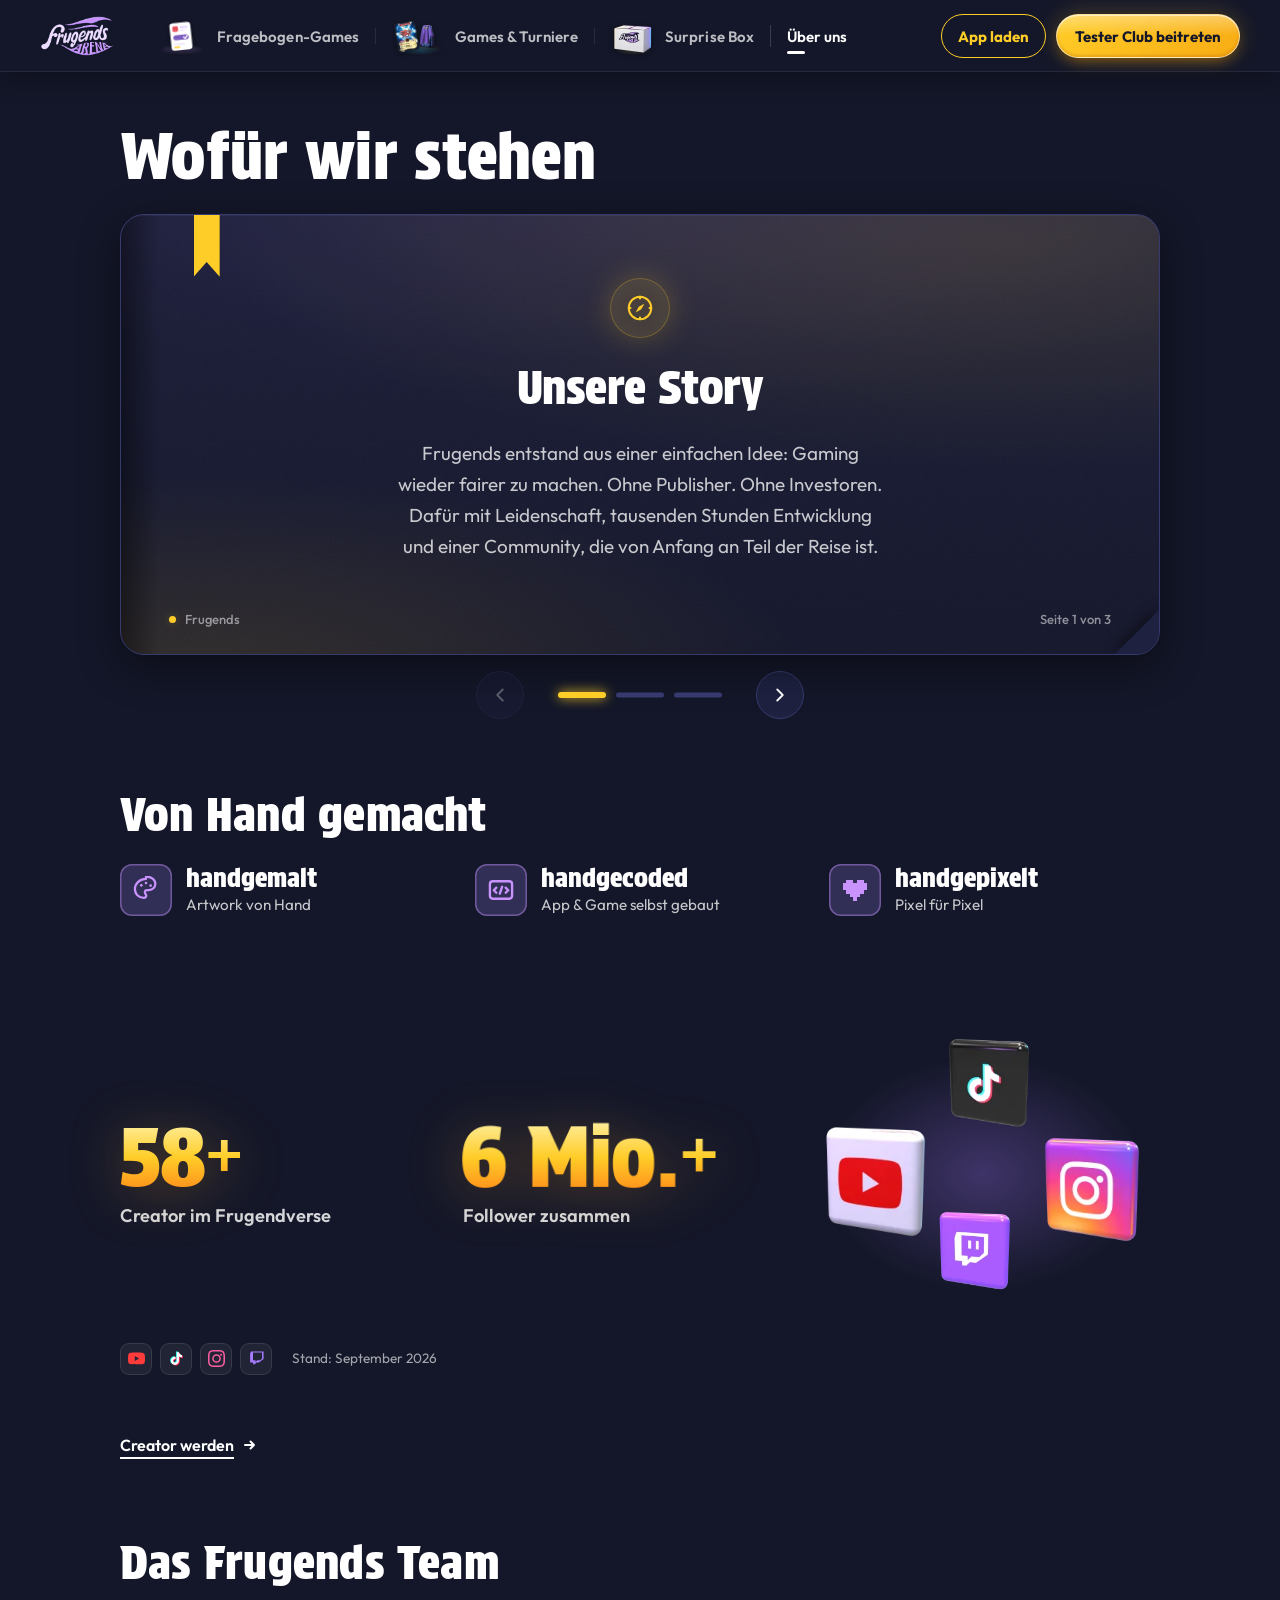
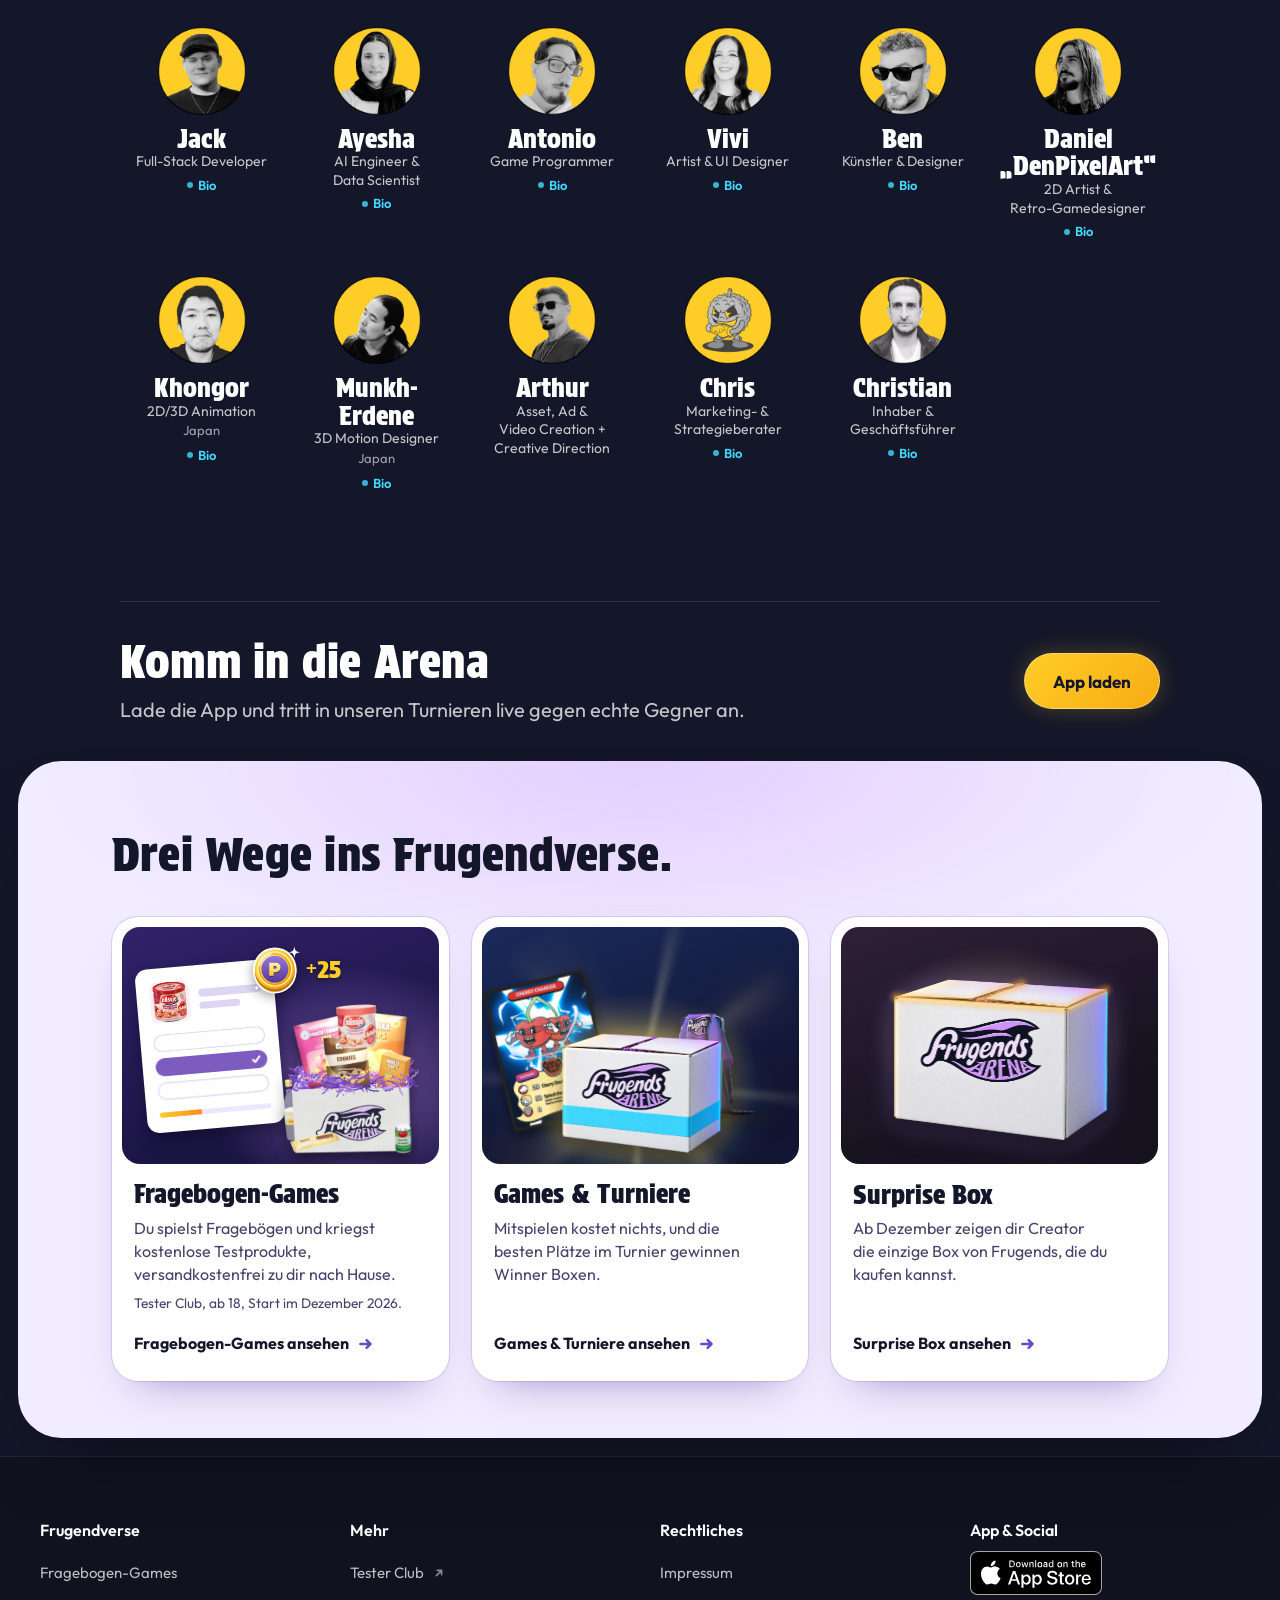
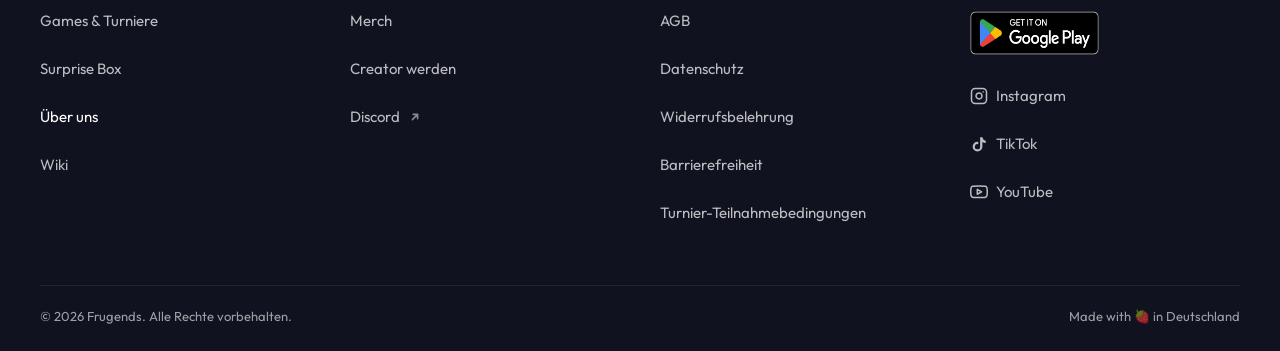
<file: pages/uber-uns/index.html>
<!doctype html>
<html lang="de" class="cinema-snap">
  <head>
<meta name="robots" content="noindex, nofollow">
    <meta charset="utf-8">
    <meta name="viewport" content="width=device-width, initial-scale=1">

    
      
    

    
      <title>Über uns — Das Frugends Team</title>
      <meta name="description" content="Bei Frugends ist alles ein Spiel. Dahinter steht ein Team zwischen Vaals und Aachen, ohne Publisher: Artwork von Hand gemalt, App und Game selbst gebaut.">
      
    

    <link rel="icon" type="image/png" href="../../assets/favicon.png">
    <link rel="apple-touch-icon" sizes="180x180" href="../../assets/apple-touch-icon.png">

    <link rel="preconnect" href="https://fonts.googleapis.com">
    <link rel="preconnect" href="https://fonts.gstatic.com" crossorigin>
    <link href="https://fonts.googleapis.com/css2?family=Protest+Strike&family=Outfit:wght@400;500;600;700;800&family=JetBrains+Mono:wght@400;500;700&display=swap" rel="stylesheet">

    <link href="../../assets/tokens.css?v=mvjxis4f" rel="stylesheet" type="text/css" media="all" />
    <link href="../../assets/base.css?v=mvjxis4f" rel="stylesheet" type="text/css" media="all" />
    <link href="../../assets/components.css?v=mvjxis4f" rel="stylesheet" type="text/css" media="all" />
    <link href="../../assets/fg-design.css?v=mvjxis4f" rel="stylesheet" type="text/css" media="all" />
    <link href="../../assets/fg-app-modal.css?v=mvjxis4f" rel="stylesheet" type="text/css" media="all" />

    <style>
      /* Shopify wickelt jede Section in einen Wrapper-DIV. Die Shell
         (Header/Footer) braucht ihre Kinder als direkte body-Nachbarn
         (sticky Header, .nav-checkbox ~ Sibling-Selektoren) — analog
         zum [data-include]{display:contents}-Trick des Static-Builds. */
      .fg-contents { display: contents; }
    </style>

    
      

<script type="application/ld+json">
{
  "@context": "https://schema.org",
  "@graph": [
    {
      "@type": "Organization",
      "@id": "https://frugends.com/#organization",
      "name": "Frugends",
      "url": "https://frugends.com",
      "logo": "https://christo-malaga.github.io/frugends-relaunch-staging/assets/fg_arena_logo.png",
      "foundingDate": "2025",
      "sameAs": [
        "https://www.instagram.com/frugends/",
        "https://www.tiktok.com/@frugends",
        "https://www.youtube.com/@frugends",
        "https://www.threads.net/@frugends",
        "https://www.twitch.tv/frugends"
      ]
    },
    {
      "@type": "WebSite",
      "@id": "https://frugends.com/#website",
      "url": "https://frugends.com",
      "name": "Frugends",
      "inLanguage": "de-DE",
      "publisher": { "@id": "https://frugends.com/#organization" },
      "potentialAction": {
        "@type": "SearchAction",
        "target": "https://frugends.com/search?q={search_term_string}",
        "query-input": "required name=search_term_string"
      }
    }
  ]
}
</script>

<meta property="og:type" content="website">
<meta property="og:site_name" content="Frugends">
<meta property="og:locale" content="de_DE">
<meta property="og:title" content="Über uns — Das Frugends Team">
<meta property="og:description" content="Bei Frugends ist alles ein Spiel. Dahinter steht ein Team zwischen Vaals und Aachen, ohne Publisher: Artwork von Hand gemalt, App und Game selbst gebaut.">
<meta property="og:url" content="https://frugends.com/pages/uber-uns">
<meta property="og:image" content="https://christo-malaga.github.io/frugends-relaunch-staging/assets/fg-og-start.jpg">
<meta property="og:image:secure_url" content="https://christo-malaga.github.io/frugends-relaunch-staging/assets/fg-og-start.jpg">
<meta property="og:image:width" content="1200">
<meta property="og:image:height" content="630">
<meta property="og:image:alt" content="Frugends: Der coolste Testerclub. Spielerisch Produkte absahnen. Ein Handy mit dem Kartenspiel und eine offene Testbox voller Produkte.">
<meta name="twitter:card" content="summary_large_image">
<meta name="twitter:title" content="Über uns — Das Frugends Team">
<meta name="twitter:description" content="Bei Frugends ist alles ein Spiel. Dahinter steht ein Team zwischen Vaals und Aachen, ohne Publisher: Artwork von Hand gemalt, App und Game selbst gebaut.">
<meta name="twitter:image" content="https://christo-malaga.github.io/frugends-relaunch-staging/assets/fg-og-start.jpg">
<meta name="twitter:image:alt" content="Frugends: Der coolste Testerclub. Spielerisch Produkte absahnen. Ein Handy mit dem Kartenspiel und eine offene Testbox voller Produkte.">

    

    <!-- Google Tag Manager -->
    <!-- GTM lokal deaktiviert (PREVIEW_TRACKING=1 zum Aktivieren) -->
    <!-- End Google Tag Manager -->
  </head>

  <body>
    
      <div id="shopify-section-sections--local__fg_header" class="shopify-section shopify-section-group-header_group fg-contents">


<a class="fg-skip" href="#main">Zum Inhalt springen</a>

<header class="site-header fg-kopf" data-fg-kopf
        data-store-ios-qr="https://apps.apple.com/de/app/frugends/id6749146042?ct=hp-qr" data-store-android-qr="https://play.google.com/store/apps/details?id=com.frugends.mobile&amp;referrer=utm_source%3Dfrugends.com%26utm_medium%3Dreferral%26utm_campaign%3Dwebsite%26utm_content%3Dqr">
  <div class="fg-kopf__bar">

    <a class="fg-kopf__logo" href="../../" aria-label="Frugends Startseite">
        <img src="../../assets/fg_arena_logo.png" alt="" width="76" height="40">
    </a>

    <nav class="fg-kopf__nav" aria-label="Hauptnavigation">
      <ul class="fg-kopf__wege" role="list">
          <li class="fg-kopf__punkt" >
            <a class="fg-kopf__weg fg-weg--produkt" data-fg-mini
               href="../../pages/fragebogen-games/">
<span class="fg-mini fg-mini--fragebogen" aria-hidden="true">
  <svg class="fg-mini__teil fg-mini__bogen" viewBox="0 0 20 26" focusable="false"><rect class="fg-mini__blatt" x=".5" y=".5" width="19" height="25" rx="3"/><rect class="fg-mini__produkt" x="3" y="3.5" width="5" height="5" rx="1.2"/><rect class="fg-mini__zeile" x="9.5" y="4" width="7.5" height="1.6" rx=".8"/><rect class="fg-mini__zeile fg-mini__zeile--hell" x="9.5" y="6.9" width="5" height="1.6" rx=".8"/><rect class="fg-mini__antwort" x="3" y="11.5" width="14" height="4.6" rx="2.3"/><path class="fg-mini__haken" d="M12.4 13.9l1.3 1.2 2.1-2.4"/><rect class="fg-mini__zeile fg-mini__zeile--hell" x="3" y="19" width="10" height="1.6" rx=".8"/><rect class="fg-mini__punkte" x="3" y="21.8" width="5.5" height="1.5" rx=".75"/></svg>
  <img class="fg-mini__teil fg-mini__box" src="../../assets/fg-nav-ikon-testbox.webp" alt="" width="120" height="132" loading="lazy" decoding="async" draggable="false">
  <svg class="fg-mini__teil fg-mini__muenze" viewBox="0 0 16 16" focusable="false"><circle class="fg-mini__muenze-rand" cx="8" cy="8" r="7.5"/><circle class="fg-mini__muenze-mitte" cx="8" cy="8" r="5.5"/><path class="fg-mini__muenze-p" d="M6.7 11.2V4.9h1.9a1.85 1.85 0 0 1 0 3.7H6.7"/></svg>
</span>

              <span class="fg-kopf__wort">Fragebogen-Games</span>
            </a>
          </li>
          <li class="fg-kopf__punkt" >
            <a class="fg-kopf__weg fg-weg--arena" data-fg-mini
               href="../../pages/turniere/">
<span class="fg-mini fg-mini--turniere" aria-hidden="true">
  <img class="fg-mini__teil fg-mini__cape" src="../../assets/fg-nav-ikon-handy.webp" alt="" width="128" height="102" loading="lazy" decoding="async" draggable="false">
  <img class="fg-mini__teil fg-mini__karte" src="../../assets/fg-nav-ikon-karte.webp" alt="" width="81" height="112" loading="lazy" decoding="async" draggable="false">
  <img class="fg-mini__teil fg-mini__winner" src="../../assets/fg-nav-ikon-winner.webp" alt="" width="132" height="102" loading="lazy" decoding="async" draggable="false">
</span>

              <span class="fg-kopf__wort">Games &amp; Turniere</span>
            </a>
          </li>
          <li class="fg-kopf__punkt" >
            <a class="fg-kopf__weg fg-weg--senke" data-fg-mini
               href="../../pages/surprise-box/">
<span class="fg-mini fg-mini--surprise" aria-hidden="true">
  <span class="fg-mini__teil fg-mini__licht"></span>
  <img class="fg-mini__teil fg-mini__surprise" src="../../assets/fg-nav-ikon-surprise.webp" alt="" width="150" height="116" loading="lazy" decoding="async" draggable="false">
</span>

              <span class="fg-kopf__wort">Surprise Box</span>
            </a>
          </li>
      </ul>
      <ul class="fg-kopf__liste" role="list">
          <li class="fg-kopf__punkt" >
            <a class="fg-kopf__weg fg-kopf__weg--text" href="../../pages/uber-uns/" aria-current="page">
              <span class="fg-kopf__wort">Über uns</span>
            </a>
          </li>
      </ul>
    </nav>

    <div class="fg-kopf__rechts">
      <a class="fg-pille fg-pille--linie fg-kopf__app fg-kopf__app--linie fg-kopf__aufruf" href="../../pages/turniere/"
         data-fg-app="header" data-store-ios="https://apps.apple.com/de/app/frugends/id6749146042?ct=hp-header" data-store-android="https://play.google.com/store/apps/details?id=com.frugends.mobile&amp;referrer=utm_source%3Dfrugends.com%26utm_medium%3Dreferral%26utm_campaign%3Dwebsite%26utm_content%3Dheader"
         aria-haspopup="dialog">App laden</a>
      <a class="fg-pille fg-pille--glanz fg-kopf__tc fg-kopf__aufruf" href="https://testerclub.frugends.com/?utm_source=frugends.com&utm_medium=referral&utm_campaign=website&utm_content=header" target="_blank" rel="noopener">
Tester Club beitreten        <span class="fg-sr">(neuer Tab)</span>
      </a>
      <a class="fg-pille fg-pille--linie fg-kopf__app fg-kopf__app--symbol fg-kopf__aufruf" href="../../pages/turniere/"
         data-fg-app="header" data-store-ios="https://apps.apple.com/de/app/frugends/id6749146042?ct=hp-header" data-store-android="https://play.google.com/store/apps/details?id=com.frugends.mobile&amp;referrer=utm_source%3Dfrugends.com%26utm_medium%3Dreferral%26utm_campaign%3Dwebsite%26utm_content%3Dheader"
         aria-haspopup="dialog" aria-label="App laden">
        <svg class="fg-pille__ico" viewBox="0 0 24 24" aria-hidden="true" focusable="false"><rect x="6.5" y="2.5" width="11" height="19" rx="2.6" fill="none" stroke="currentColor" stroke-width="2"/><path d="M12 7.5v6.2M9.4 11.2 12 13.8l2.6-2.6" fill="none" stroke="currentColor" stroke-width="2" stroke-linecap="round" stroke-linejoin="round"/></svg>
      </a>

      <button type="button" class="fg-kopf__burger" data-fg-burger
              aria-expanded="false" aria-controls="fg-menue" aria-label="Menü öffnen">
        <span class="fg-kopf__burger-linie" aria-hidden="true"></span>
        <span class="fg-kopf__burger-linie" aria-hidden="true"></span>
      </button>
    </div>

  </div>
</header>

<div class="fg-menue" id="fg-menue" data-fg-menue hidden>
  <div class="fg-menue__dimmer" data-fg-menue-dimmer aria-hidden="true"></div>
  <nav class="fg-menue__tafel" aria-label="Menü">
  <div class="fg-menue__innen">

    <ul class="fg-menue__wege" role="list">
          <li class="fg-menue__stufe" style="--i: 0" >
            <a class="fg-menue__weg fg-weg--produkt" data-fg-mini href="../../pages/fragebogen-games/">
              <span class="fg-menue__bild">
<span class="fg-mini fg-mini--fragebogen" aria-hidden="true">
  <svg class="fg-mini__teil fg-mini__bogen" viewBox="0 0 20 26" focusable="false"><rect class="fg-mini__blatt" x=".5" y=".5" width="19" height="25" rx="3"/><rect class="fg-mini__produkt" x="3" y="3.5" width="5" height="5" rx="1.2"/><rect class="fg-mini__zeile" x="9.5" y="4" width="7.5" height="1.6" rx=".8"/><rect class="fg-mini__zeile fg-mini__zeile--hell" x="9.5" y="6.9" width="5" height="1.6" rx=".8"/><rect class="fg-mini__antwort" x="3" y="11.5" width="14" height="4.6" rx="2.3"/><path class="fg-mini__haken" d="M12.4 13.9l1.3 1.2 2.1-2.4"/><rect class="fg-mini__zeile fg-mini__zeile--hell" x="3" y="19" width="10" height="1.6" rx=".8"/><rect class="fg-mini__punkte" x="3" y="21.8" width="5.5" height="1.5" rx=".75"/></svg>
  <img class="fg-mini__teil fg-mini__box" src="../../assets/fg-nav-ikon-testbox.webp" alt="" width="120" height="132" loading="lazy" decoding="async" draggable="false">
  <svg class="fg-mini__teil fg-mini__muenze" viewBox="0 0 16 16" focusable="false"><circle class="fg-mini__muenze-rand" cx="8" cy="8" r="7.5"/><circle class="fg-mini__muenze-mitte" cx="8" cy="8" r="5.5"/><path class="fg-mini__muenze-p" d="M6.7 11.2V4.9h1.9a1.85 1.85 0 0 1 0 3.7H6.7"/></svg>
</span>

              </span>
              <span class="fg-menue__text">
                <span class="fg-menue__titel">Fragebogen-Games</span>
              </span>
            </a>
          </li>
          <li class="fg-menue__stufe" style="--i: 1" >
            <a class="fg-menue__weg fg-weg--arena" data-fg-mini href="../../pages/turniere/">
              <span class="fg-menue__bild">
<span class="fg-mini fg-mini--turniere" aria-hidden="true">
  <img class="fg-mini__teil fg-mini__cape" src="../../assets/fg-nav-ikon-handy.webp" alt="" width="128" height="102" loading="lazy" decoding="async" draggable="false">
  <img class="fg-mini__teil fg-mini__karte" src="../../assets/fg-nav-ikon-karte.webp" alt="" width="81" height="112" loading="lazy" decoding="async" draggable="false">
  <img class="fg-mini__teil fg-mini__winner" src="../../assets/fg-nav-ikon-winner.webp" alt="" width="132" height="102" loading="lazy" decoding="async" draggable="false">
</span>

              </span>
              <span class="fg-menue__text">
                <span class="fg-menue__titel">Games &amp; Turniere</span>
              </span>
            </a>
          </li>
          <li class="fg-menue__stufe" style="--i: 2" >
            <a class="fg-menue__weg fg-weg--senke" data-fg-mini href="../../pages/surprise-box/">
              <span class="fg-menue__bild">
<span class="fg-mini fg-mini--surprise" aria-hidden="true">
  <span class="fg-mini__teil fg-mini__licht"></span>
  <img class="fg-mini__teil fg-mini__surprise" src="../../assets/fg-nav-ikon-surprise.webp" alt="" width="150" height="116" loading="lazy" decoding="async" draggable="false">
</span>

              </span>
              <span class="fg-menue__text">
                <span class="fg-menue__titel">Surprise Box</span>
              </span>
            </a>
          </li>
    </ul>

    <ul class="fg-menue__links fg-menue__stufe" style="--i: 3" role="list">
          <li >
            <a class="fg-menue__link" href="../../pages/uber-uns/"
 aria-current="page">
Über uns            </a>
          </li>
          <li >
            <a class="fg-menue__link" href="../../pages/wiki/"
>
Wiki            </a>
          </li>
          <li >
            <a class="fg-menue__link" href="../../pages/merch/"
>
Merch            </a>
          </li>
          <li >
            <a class="fg-menue__link" href="https://discord.gg/ZKPhmDGtXy"
 target="_blank" rel="noopener">
Discord                <svg class="fg-raus" viewBox="0 0 16 16" aria-hidden="true" focusable="false"><path d="M5 11 11 5M6 5h5v5" fill="none" stroke="currentColor" stroke-width="1.8" stroke-linecap="round" stroke-linejoin="round"/></svg>
                <span class="fg-sr">(neuer Tab)</span>
            </a>
          </li>
    </ul>

    <div class="fg-menue__aufrufe fg-menue__stufe" style="--i: 4">
      <a class="fg-pille fg-pille--gross fg-pille--glanz" href="https://testerclub.frugends.com/?utm_source=frugends.com&utm_medium=referral&utm_campaign=website&utm_content=menu" target="_blank" rel="noopener">
Tester Club beitreten        <span class="fg-sr">(neuer Tab)</span>
      </a>
      <a class="fg-pille fg-pille--gross fg-pille--linie" href="../../pages/turniere/"
         data-fg-app="menu" data-store-ios="https://apps.apple.com/de/app/frugends/id6749146042?ct=hp-menu" data-store-android="https://play.google.com/store/apps/details?id=com.frugends.mobile&amp;referrer=utm_source%3Dfrugends.com%26utm_medium%3Dreferral%26utm_campaign%3Dwebsite%26utm_content%3Dmenu"
         aria-haspopup="dialog">App laden</a>
    </div>

  </div>
  </nav>
</div>


</div>
<div id="shopify-section-sections--local__my_company" class="shopify-section shopify-section-group-header_group">



</div>
    

    <main id="main" class="page-content">
      <div id="shopify-section-template--local__story" class="shopify-section">
<link href="../../assets/page-about.css?v=mvjxis4f" rel="stylesheet" type="text/css" media="all" />
<link href="../../assets/about-story.css?v=mvjxis4f" rel="stylesheet" type="text/css" media="all" />
<script defer src="../../assets/about-story.js?v=mvjxis4f"></script>

<section class="fga fga-story" aria-labelledby="story-head">
  <div class="fga-wrap">

    <h1 id="story-head" class="fga-titel fga-story__titel">Wofür wir stehen</h1>

    <div class="story-book" data-story-book>
          <div class="story-book__stage">
            <span class="story-book__ribbon" aria-hidden="true"></span>

            <div class="story-book__track" data-story-track tabindex="0"
                 role="group" aria-roledescription="Buch"
                 aria-label="Wofür wir stehen: drei Kapitel zum Durchblättern, mit den Pfeiltasten blätterst du weiter.">

              <!-- ── KAPITEL 01 · Herkunft (gold) ───────────────────── -->
              <article class="story-leaf story-leaf--gold is-active" data-story-leaf
                       data-title="Unsere Story"
                       role="group" aria-roledescription="Seite" aria-label="Seite 1 von 3: Unsere Story">
                <div class="story-leaf__content">
                  <span class="story-leaf__motif" aria-hidden="true">
                    <svg viewBox="0 0 24 24" fill="none" stroke="currentColor" stroke-width="1.6" stroke-linecap="round" stroke-linejoin="round">
                      <circle cx="12" cy="12" r="9"/>
                      <path d="M15.5 8.5 13 13l-4.5 2.5L11 11z" fill="currentColor" stroke="none"/>
                      <path d="M12 3v1.4M12 19.6V21M3 12h1.4M19.6 12H21"/>
                    </svg>
                  </span>
                  <h2 class="story-leaf__title">Unsere Story</h2>
                  <p class="story-leaf__body">Frugends entstand aus einer einfachen Idee: Gaming wieder fairer zu machen. Ohne Publisher. Ohne Investoren. Dafür mit Leidenschaft, tausenden Stunden Entwicklung und einer Community, die von Anfang an Teil der Reise ist.</p>
                </div>
                <p class="story-leaf__folio" aria-hidden="true">
                  <span class="story-leaf__colophon">Frugends</span>
                  <span>Seite 1 von 3</span>
                </p>
                <span class="story-leaf__fold" aria-hidden="true"></span>
              </article>

              <!-- ── KAPITEL 02 · Gleichheit (cyan) ─────────────────── -->
              <article class="story-leaf story-leaf--cyan" data-story-leaf
                       data-title="Unsere Vision"
                       role="group" aria-roledescription="Seite" aria-label="Seite 2 von 3: Unsere Vision">
                <div class="story-leaf__content">
                  <span class="story-leaf__motif" aria-hidden="true">
                    <svg viewBox="0 0 24 24" fill="none" stroke="currentColor" stroke-width="1.6" stroke-linecap="round" stroke-linejoin="round">
                      <path d="M12 3.5v17"/>
                      <path d="M7.5 20.5h9"/>
                      <path d="M4 7h16"/>
                      <circle cx="12" cy="4.4" r="1.1" fill="currentColor" stroke="none"/>
                      <path d="M4 7 1.8 12h4.4L4 7z"/>
                      <path d="M20 7l-2.2 5h4.4L20 7z"/>
                      <path d="M1.8 12a2.2 2.2 0 0 0 4.4 0"/>
                      <path d="M17.8 12a2.2 2.2 0 0 0 4.4 0"/>
                    </svg>
                  </span>
                  <h2 class="story-leaf__title">Unsere Vision</h2>
                  <p class="story-leaf__body">Unsere Vision ist eine Gaming-Welt, in der jeder die gleichen Chancen hat. Eine Community, die verbindet. Ein Spiel, das Können belohnt und Fairness wieder in den Mittelpunkt stellt.</p>
                </div>
                <p class="story-leaf__folio" aria-hidden="true">
                  <span class="story-leaf__colophon">Frugends</span>
                  <span>Seite 2 von 3</span>
                </p>
                <span class="story-leaf__fold" aria-hidden="true"></span>
              </article>

              <!-- ── KAPITEL 03 · Handwerk (purple) ─────────────────── -->
              <article class="story-leaf story-leaf--purple" data-story-leaf
                       data-title="Unsere Qualität"
                       role="group" aria-roledescription="Seite" aria-label="Seite 3 von 3: Unsere Qualität">
                <div class="story-leaf__content">
                  <span class="story-leaf__motif" aria-hidden="true">
                    <svg viewBox="0 0 24 24" fill="none" stroke="currentColor" stroke-width="1.6" stroke-linecap="round" stroke-linejoin="round">
                      <path d="M8.5 13.5 6.5 21l3.5-1.8"/>
                      <path d="M15.5 13.5 17.5 21 14 19.2"/>
                      <circle cx="12" cy="9" r="6"/>
                      <path d="M9.4 9.1 11.2 11l3.4-3.4"/>
                    </svg>
                  </span>
                  <h2 class="story-leaf__title">Unsere Qualität</h2>
                  <p class="story-leaf__body">Qualität bedeutet für uns, keine Kompromisse einzugehen. Jede Karte, jede Spielmechanik und jedes Turnier entwickeln wir mit höchstem Anspruch. Vom Artwork über das Gameplay bis zum Live-Turnier zählt für uns jedes Detail.</p>
                </div>
                <p class="story-leaf__folio" aria-hidden="true">
                  <span class="story-leaf__colophon">Frugends</span>
                  <span>Seite 3 von 3</span>
                </p>
                <span class="story-leaf__fold" aria-hidden="true"></span>
              </article>

            </div><!-- /.story-book__track -->
          </div><!-- /.story-book__stage -->

          <!-- ── CONTROLS ─────────────────────────────────────────── -->
          <div class="story-book__controls">
            <button class="story-nav story-nav--prev" type="button" data-story-prev aria-label="Vorheriges Kapitel">
              <svg viewBox="0 0 24 24" fill="none" stroke="currentColor" stroke-width="2" stroke-linecap="round" stroke-linejoin="round" aria-hidden="true"><path d="M15 6l-6 6 6 6"/></svg>
            </button>

            <div class="story-book__meter">
              <div class="story-dots">
                <button class="story-dot is-active" type="button" data-story-dot aria-current="true" aria-label="Zu Kapitel 1: Unsere Story"></button>
                <button class="story-dot" type="button" data-story-dot aria-label="Zu Kapitel 2: Unsere Vision"></button>
                <button class="story-dot" type="button" data-story-dot aria-label="Zu Kapitel 3: Unsere Qualität"></button>
              </div>
            </div>

            <button class="story-nav story-nav--next" type="button" data-story-next aria-label="Nächstes Kapitel">
              <svg viewBox="0 0 24 24" fill="none" stroke="currentColor" stroke-width="2" stroke-linecap="round" stroke-linejoin="round" aria-hidden="true"><path d="M9 6l6 6-6 6"/></svg>
            </button>
          </div>

          <p class="fg-sr" data-story-live aria-live="polite">Seite 1 von 3: Unsere Story</p>
        </div><!-- /.story-book -->

      </div>
    </section>


</div>
<div id="shopify-section-template--local__handmade" class="shopify-section">
<link href="../../assets/page-about.css?v=mvjxis4f" rel="stylesheet" type="text/css" media="all" />

<section class="fga fga-hand" aria-labelledby="handmade-head">
  <div class="fga-wrap fga-hand__raster">
    <h2 id="handmade-head" class="fga-titel">Von Hand gemacht</h2>
    <ul class="fga-hand__liste" role="list" aria-label="Unsere Handschrift">
      <li class="fga-stempel">
        <span class="fga-stempel__ico" aria-hidden="true">
          <svg viewBox="0 0 24 24" fill="none" stroke="currentColor" stroke-width="1.9" stroke-linecap="round" stroke-linejoin="round">
            <path d="M12 2.5c-5.2 0-9.5 3.9-9.5 8.7 0 4.6 3.7 7.6 7.6 7.6 1.4 0 2.1-1 2.1-2 0-.6-.3-1-.6-1.4-.3-.4-.6-.8-.6-1.3 0-1.1.9-2 2-2h1.6c2.9 0 5.4-2.3 5.4-5.4 0-3.6-3.6-6.2-8-6.2Z"/>
            <circle cx="8" cy="8" r="1.15" fill="currentColor" stroke="none"/>
            <circle cx="12" cy="6" r="1.15" fill="currentColor" stroke="none"/>
            <circle cx="16" cy="8.2" r="1.15" fill="currentColor" stroke="none"/>
          </svg>
        </span>
        <span class="fga-stempel__name">handgemalt</span>
        <span class="fga-stempel__sub">Artwork von Hand</span>
      </li>
      <li class="fga-stempel">
        <span class="fga-stempel__ico" aria-hidden="true">
          <svg viewBox="0 0 24 24" fill="none" stroke="currentColor" stroke-width="2" stroke-linecap="round" stroke-linejoin="round">
            <rect x="2.5" y="4.5" width="19" height="15" rx="2.5"/>
            <path d="m8 10-2.2 2.2L8 14.4"/>
            <path d="m16 10 2.2 2.2L16 14.4"/>
            <path d="M13 9.2 11 15.2"/>
          </svg>
        </span>
        <span class="fga-stempel__name">handgecoded</span>
        <span class="fga-stempel__sub">App &amp; Game selbst gebaut</span>
      </li>
      <li class="fga-stempel">
        <span class="fga-stempel__ico" aria-hidden="true">
          <svg viewBox="0 0 24 24" shape-rendering="crispEdges" fill="currentColor">
            <rect x="4.5" y="3" width="3" height="3"/><rect x="7.5" y="3" width="3" height="3"/>
            <rect x="13.5" y="3" width="3" height="3"/><rect x="16.5" y="3" width="3" height="3"/>
            <rect x="1.5" y="6" width="21" height="3"/>
            <rect x="1.5" y="9" width="21" height="3"/>
            <rect x="4.5" y="12" width="15" height="3"/>
            <rect x="7.5" y="15" width="9" height="3"/>
            <rect x="10.5" y="18" width="3" height="3"/>
          </svg>
        </span>
        <span class="fga-stempel__name">handgepixelt</span>
        <span class="fga-stempel__sub">Pixel für Pixel</span>
      </li>
    </ul>
  </div>
</section>


</div>
<div id="shopify-section-template--local__creator-ring" class="shopify-section">
<link href="../../assets/page-about.css?v=mvjxis4f" rel="stylesheet" type="text/css" media="all" />
<script defer src="../../assets/about-creator-ring.js?v=mvjxis4f"></script>

<div class="fga-ring" data-fga-ring aria-hidden="true">
  <svg class="fga-ring__defs" width="0" height="0" focusable="false">
    <defs>
      <linearGradient id="fga-figur-fuell" x1="0" y1="0" x2="0.35" y2="1">
        <stop offset="0" stop-color="#8b72d6"/>
        <stop offset="0.5" stop-color="#5a46a0"/>
        <stop offset="1" stop-color="#2e2560"/>
      </linearGradient>
      <linearGradient id="fga-figur-saum" x1="0" y1="0" x2="1" y2="0.7">
        <stop offset="0" stop-color="#ffe08a"/>
        <stop offset="0.4" stop-color="#e2b8ff" stop-opacity="0.8"/>
        <stop offset="1" stop-color="#c893fd" stop-opacity="0.2"/>
      </linearGradient>
      <symbol id="fga-figur-haare" viewBox="0 0 48 56">
        <g fill="url(#fga-figur-fuell)" stroke="url(#fga-figur-saum)" stroke-width="1.4">
          <path d="M3 56c0-14 9-22 21-22s21 8 21 22z"/>
          <path d="M13.5 18.5c0-7.6 4.6-12.5 10.5-12.5s10.5 4.9 10.5 12.5c0 6.4-4.7 11.5-10.5 11.5s-10.5-5.1-10.5-11.5z"/>
          <path d="M13 16c1.2-7 5.6-10.8 11-10.8 5.8 0 10.2 4 11 10.8-3-3.4-7-4.6-11-4.6s-8 1.2-11 4.6z"/>
        </g>
      </symbol>
      <symbol id="fga-figur-headset" viewBox="0 0 48 56">
        <g fill="url(#fga-figur-fuell)" stroke="url(#fga-figur-saum)" stroke-width="1.4">
          <path d="M3 56c0-14 9-22 21-22s21 8 21 22z"/>
          <circle cx="24" cy="18" r="10.5"/>
          <rect x="10" y="14.5" width="5.5" height="9.5" rx="2.4"/>
          <rect x="32.5" y="14.5" width="5.5" height="9.5" rx="2.4"/>
        </g>
        <path d="M12.6 16a11.4 11.4 0 0 1 22.8 0" fill="none" stroke="url(#fga-figur-saum)" stroke-width="2.2" stroke-linecap="round"/>
        <path d="M13.5 23.5c.8 4.6 4 6.6 8.5 6.6" fill="none" stroke="url(#fga-figur-saum)" stroke-width="1.6" stroke-linecap="round"/>
      </symbol>
      <symbol id="fga-figur-cap" viewBox="0 0 48 56">
        <g fill="url(#fga-figur-fuell)" stroke="url(#fga-figur-saum)" stroke-width="1.4">
          <path d="M3 56c0-14 9-22 21-22s21 8 21 22z"/>
          <circle cx="24" cy="19" r="10.5"/>
          <path d="M13 16.5c0-6.6 4.8-10.5 11-10.5s11 3.9 11 10.5z"/>
          <path d="M31 14.8h9.2a1.7 1.7 0 0 1 0 3.4H31z"/>
        </g>
      </symbol>
      <symbol id="fga-figur-dutt" viewBox="0 0 48 56">
        <g fill="url(#fga-figur-fuell)" stroke="url(#fga-figur-saum)" stroke-width="1.4">
          <path d="M3 56c0-14 9-22 21-22s21 8 21 22z"/>
          <circle cx="24" cy="7" r="5"/>
          <circle cx="24" cy="19.5" r="10.5"/>
        </g>
      </symbol>
    </defs>
  </svg>

  <div class="fga-ring__ebene fga-ring__ebene--licht" data-ebene="licht">
    <span class="fga-ring__schein" data-licht="schein"></span>
    <span class="fga-ring__boden" data-licht="boden"></span>
  </div>

  <div class="fga-ring__ebene fga-ring__ebene--hinten" data-ebene="hinten">
    <svg class="fga-ring__bahn" focusable="false"><path data-bogen/></svg>

    <span class="fga-ring__teil fga-ring__teil--figur" data-winkel="318"><svg viewBox="0 0 48 56" focusable="false"><use href="#fga-figur-dutt"/></svg></span>
    <span class="fga-ring__teil fga-ring__teil--kachel fga-ring__teil--youtube" data-winkel="337"><svg viewBox="0 0 24 24" focusable="false"><path d="M23.5 6.2a3.02 3.02 0 0 0-2.12-2.14C19.5 3.55 12 3.55 12 3.55s-7.5 0-9.38.51A3.02 3.02 0 0 0 .5 6.2 31.5 31.5 0 0 0 0 12a31.5 31.5 0 0 0 .5 5.8 3.02 3.02 0 0 0 2.12 2.14c1.88.51 9.38.51 9.38.51s7.5 0 9.38-.51a3.02 3.02 0 0 0 2.12-2.14A31.5 31.5 0 0 0 24 12a31.5 31.5 0 0 0-.5-5.8zM9.6 15.6V8.4l6.2 3.6z" fill="currentColor" fill-rule="evenodd"/></svg></span>
    <span class="fga-ring__teil fga-ring__teil--figur" data-winkel="2"><svg viewBox="0 0 48 56" focusable="false"><use href="#fga-figur-headset"/></svg></span>
    <span class="fga-ring__teil fga-ring__teil--kachel fga-ring__teil--tiktok" data-winkel="30"><svg viewBox="0 0 24 24" focusable="false"><path d="M16.6 5.82s.51.5 0 0A4.28 4.28 0 0 1 15.54 3h-3.09v12.4a2.59 2.59 0 0 1-2.59 2.5 2.6 2.6 0 0 1-2.6-2.6c0-1.72 1.66-3.01 3.37-2.48V9.66c-3.45-.46-6.47 2.22-6.47 5.64 0 3.33 2.76 5.7 5.69 5.7 3.14 0 5.69-2.55 5.69-5.7V9.01a7.35 7.35 0 0 0 4.3 1.38V7.3s-1.88.09-3.24-1.48z" fill="#25F4EE" transform="translate(-1.2,-0.8)"/><path d="M16.6 5.82s.51.5 0 0A4.28 4.28 0 0 1 15.54 3h-3.09v12.4a2.59 2.59 0 0 1-2.59 2.5 2.6 2.6 0 0 1-2.6-2.6c0-1.72 1.66-3.01 3.37-2.48V9.66c-3.45-.46-6.47 2.22-6.47 5.64 0 3.33 2.76 5.7 5.69 5.7 3.14 0 5.69-2.55 5.69-5.7V9.01a7.35 7.35 0 0 0 4.3 1.38V7.3s-1.88.09-3.24-1.48z" fill="#FE2C55" transform="translate(1.2,0.8)"/><path d="M16.6 5.82s.51.5 0 0A4.28 4.28 0 0 1 15.54 3h-3.09v12.4a2.59 2.59 0 0 1-2.59 2.5 2.6 2.6 0 0 1-2.6-2.6c0-1.72 1.66-3.01 3.37-2.48V9.66c-3.45-.46-6.47 2.22-6.47 5.64 0 3.33 2.76 5.7 5.69 5.7 3.14 0 5.69-2.55 5.69-5.7V9.01a7.35 7.35 0 0 0 4.3 1.38V7.3s-1.88.09-3.24-1.48z" fill="#fff"/></svg></span>
    <span class="fga-ring__teil fga-ring__teil--figur" data-winkel="222"><svg viewBox="0 0 48 56" focusable="false"><use href="#fga-figur-cap"/></svg></span>
    <span class="fga-ring__teil fga-ring__teil--kachel fga-ring__teil--instagram" data-winkel="203"><svg viewBox="0 0 24 24" focusable="false"><path d="M12 2.16c3.2 0 3.58.01 4.85.07 3.25.15 4.77 1.69 4.92 4.92.06 1.27.07 1.65.07 4.85s-.01 3.58-.07 4.85c-.15 3.23-1.66 4.77-4.92 4.92-1.27.06-1.65.07-4.85.07s-3.58-.01-4.85-.07c-3.26-.15-4.77-1.7-4.92-4.92-.06-1.27-.07-1.65-.07-4.85s.01-3.58.07-4.85C2.38 3.92 3.9 2.38 7.15 2.23 8.42 2.17 8.8 2.16 12 2.16M12 0C8.74 0 8.33.01 7.05.07 2.7.27.27 2.69.07 7.05.01 8.33 0 8.74 0 12s.01 3.67.07 4.95c.2 4.36 2.62 6.78 6.98 6.98C8.33 23.99 8.74 24 12 24s3.67-.01 4.95-.07c4.35-.2 6.78-2.62 6.98-6.98.06-1.28.07-1.69.07-4.95s-.01-3.67-.07-4.95c-.2-4.35-2.62-6.78-6.98-6.98C15.67.01 15.26 0 12 0m0 5.84A6.16 6.16 0 1 0 18.16 12 6.16 6.16 0 0 0 12 5.84M12 16a4 4 0 1 1 4-4 4 4 0 0 1-4 4m6.41-10.85a1.44 1.44 0 1 0 1.44 1.44 1.44 1.44 0 0 0-1.44-1.44z" fill="currentColor" fill-rule="evenodd"/></svg></span>
    <span class="fga-ring__teil fga-ring__teil--figur" data-winkel="178"><svg viewBox="0 0 48 56" focusable="false"><use href="#fga-figur-haare"/></svg></span>
    <span class="fga-ring__teil fga-ring__teil--kachel fga-ring__teil--twitch" data-winkel="150"><svg viewBox="0 0 24 24" focusable="false"><path d="M4.27 2 3 5.27v12.46h4.27V20h2.4l2.26-2.27h3.47L22 12.53V2zm15.6 9.87-2.67 2.66h-4.27l-2.33 2.34v-2.34H7.07V3.6h12.8z" fill="currentColor" fill-rule="evenodd"/></svg></span>
  </div>
</div>


</div>
<div id="shopify-section-template--local__creator" class="shopify-section"><link href="../../assets/fgi-elias.css?v=mvjxis4f" rel="stylesheet" type="text/css" media="all" />
<section id="creator" class="fgi fgi-insel fgi-elias-insel" data-fg-island="elias" data-mit-zitat="false" data-section-id="template--local__creator" aria-labelledby="creator-titel">
  <div data-fg-root>
<div class="fge"><div class="fge__innen"><h2 id="creator-titel" class="fge-sr">Creator im Frugendverse</h2><figure class="fge__stimme"><div class="fge__bild"><figure class="rw-held"><div class="rw-held__bild"><img src="../../assets/fgi-elias-giOr6X70.webp" width="800" height="1000" alt="Elias (@needtoknow), Co-Founder von Frugends" loading="lazy" decoding="async"/></div><figcaption><span class="rw-held__name">Elias</span><span class="rw-held__handle">@needtoknow</span></figcaption></figure></div><blockquote class="fge__zitat"><svg class="fge__marke" viewBox="0 0 96 64" aria-hidden="true" focusable="false"><defs><linearGradient id="fge-marke-gold" x1="0" y1="0" x2="0" y2="1"><stop offset="0" stop-color="#ffefa0"></stop><stop offset="0.5" stop-color="#ffcd28"></stop><stop offset="1" stop-color="#ff8a1a"></stop></linearGradient></defs><path d="M18 0h24L28 64H2Z M66 0h24L76 64H50Z" fill="url(#fge-marke-gold)"></path></svg><p>Frugends bringt Creator, Brands und User spielerisch zusammen. Alle profitieren, alle haben Spaß. So macht man Testerclub heute. Ich bin stolz, von Anfang an dabei zu sein.“</p></blockquote><figcaption class="fge__von"><span class="fge__rolle">Co-Founder von Frugends</span><span class="fge__satz">Elias von needtoknow, einer der größten Unboxing-Influencer Deutschlands, ist Co-Founder von Frugends.</span></figcaption></figure><div class="fge-band"><dl class="fge-kpis"><div class="fge-kpi fge-kpi--creator"><dt>Creator im Frugendverse</dt><dd><span class="fge-sr">60+</span><span class="fge-kpi__zahl" data-kpi="creator" aria-hidden="true">60+</span></dd></div><div class="fge-kpi fge-kpi--follower"><dt>Follower zusammen</dt><dd><span class="fge-sr">6 Mio.+</span><span class="fge-kpi__zahl" data-kpi="follower" aria-hidden="true">6 Mio.+</span></dd></div></dl><div class="fge-kacheln"><span class="fge-kachel fge-kachel--0"><span class="fg-kachel fg-kachel--youtube" aria-hidden="true"><img class="fg-kachel__streifen" src="../../assets/fg-kachel-youtube.webp" width="4608" height="192" alt="" loading="lazy" decoding="async" draggable="false"/></span></span><span class="fge-kachel fge-kachel--1"><span class="fg-kachel fg-kachel--tiktok" aria-hidden="true"><img class="fg-kachel__streifen" src="../../assets/fg-kachel-tiktok.webp" width="4608" height="192" alt="" loading="lazy" decoding="async" draggable="false"/></span></span><span class="fge-kachel fge-kachel--2"><span class="fg-kachel fg-kachel--instagram" aria-hidden="true"><img class="fg-kachel__streifen" src="../../assets/fg-kachel-instagram.webp" width="4608" height="192" alt="" loading="lazy" decoding="async" draggable="false"/></span></span><span class="fge-kachel fge-kachel--3"><span class="fg-kachel fg-kachel--twitch" aria-hidden="true"><img class="fg-kachel__streifen" src="../../assets/fg-kachel-twitch.webp" width="4608" height="192" alt="" loading="lazy" decoding="async" draggable="false"/></span></span></div><div class="fge-band__fuss"><ul class="fge-glyphen" aria-label="Plattformen der Creator"><li class="fge-glyph fge-glyph--youtube"><svg viewBox="0 0 24 24" aria-hidden="true" focusable="false"><path d="M23.5 6.2a3.02 3.02 0 0 0-2.12-2.14C19.5 3.55 12 3.55 12 3.55s-7.5 0-9.38.51A3.02 3.02 0 0 0 .5 6.2 31.5 31.5 0 0 0 0 12a31.5 31.5 0 0 0 .5 5.8 3.02 3.02 0 0 0 2.12 2.14c1.88.51 9.38.51 9.38.51s7.5 0 9.38-.51a3.02 3.02 0 0 0 2.12-2.14A31.5 31.5 0 0 0 24 12a31.5 31.5 0 0 0-.5-5.8zM9.6 15.6V8.4l6.2 3.6z" fill="currentColor" fill-rule="evenodd"></path></svg><span class="fge-sr">YouTube</span></li><li class="fge-glyph fge-glyph--tiktok"><svg viewBox="0 0 24 24" aria-hidden="true" focusable="false"><path d="M16.6 5.82s.51.5 0 0A4.28 4.28 0 0 1 15.54 3h-3.09v12.4a2.59 2.59 0 0 1-2.59 2.5 2.6 2.6 0 0 1-2.6-2.6c0-1.72 1.66-3.01 3.37-2.48V9.66c-3.45-.46-6.47 2.22-6.47 5.64 0 3.33 2.76 5.7 5.69 5.7 3.14 0 5.69-2.55 5.69-5.7V9.01a7.35 7.35 0 0 0 4.3 1.38V7.3s-1.88.09-3.24-1.48z" fill="#25F4EE" transform="translate(-1.2,-0.8)"></path><path d="M16.6 5.82s.51.5 0 0A4.28 4.28 0 0 1 15.54 3h-3.09v12.4a2.59 2.59 0 0 1-2.59 2.5 2.6 2.6 0 0 1-2.6-2.6c0-1.72 1.66-3.01 3.37-2.48V9.66c-3.45-.46-6.47 2.22-6.47 5.64 0 3.33 2.76 5.7 5.69 5.7 3.14 0 5.69-2.55 5.69-5.7V9.01a7.35 7.35 0 0 0 4.3 1.38V7.3s-1.88.09-3.24-1.48z" fill="#FE2C55" transform="translate(1.2,0.8)"></path><path d="M16.6 5.82s.51.5 0 0A4.28 4.28 0 0 1 15.54 3h-3.09v12.4a2.59 2.59 0 0 1-2.59 2.5 2.6 2.6 0 0 1-2.6-2.6c0-1.72 1.66-3.01 3.37-2.48V9.66c-3.45-.46-6.47 2.22-6.47 5.64 0 3.33 2.76 5.7 5.69 5.7 3.14 0 5.69-2.55 5.69-5.7V9.01a7.35 7.35 0 0 0 4.3 1.38V7.3s-1.88.09-3.24-1.48z" fill="#fff"></path></svg><span class="fge-sr">TikTok</span></li><li class="fge-glyph fge-glyph--instagram"><svg viewBox="0 0 24 24" aria-hidden="true" focusable="false"><path d="M12 2.16c3.2 0 3.58.01 4.85.07 3.25.15 4.77 1.69 4.92 4.92.06 1.27.07 1.65.07 4.85s-.01 3.58-.07 4.85c-.15 3.23-1.66 4.77-4.92 4.92-1.27.06-1.65.07-4.85.07s-3.58-.01-4.85-.07c-3.26-.15-4.77-1.7-4.92-4.92-.06-1.27-.07-1.65-.07-4.85s.01-3.58.07-4.85C2.38 3.92 3.9 2.38 7.15 2.23 8.42 2.17 8.8 2.16 12 2.16M12 0C8.74 0 8.33.01 7.05.07 2.7.27.27 2.69.07 7.05.01 8.33 0 8.74 0 12s.01 3.67.07 4.95c.2 4.36 2.62 6.78 6.98 6.98C8.33 23.99 8.74 24 12 24s3.67-.01 4.95-.07c4.35-.2 6.78-2.62 6.98-6.98.06-1.28.07-1.69.07-4.95s-.01-3.67-.07-4.95c-.2-4.35-2.62-6.78-6.98-6.98C15.67.01 15.26 0 12 0m0 5.84A6.16 6.16 0 1 0 18.16 12 6.16 6.16 0 0 0 12 5.84M12 16a4 4 0 1 1 4-4 4 4 0 0 1-4 4m6.41-10.85a1.44 1.44 0 1 0 1.44 1.44 1.44 1.44 0 0 0-1.44-1.44z" fill="currentColor" fill-rule="evenodd"></path></svg><span class="fge-sr">Instagram</span></li><li class="fge-glyph fge-glyph--twitch"><svg viewBox="0 0 24 24" aria-hidden="true" focusable="false"><path d="M4.27 2 3 5.27v12.46h4.27V20h2.4l2.26-2.27h3.47L22 12.53V2zm15.6 9.87-2.67 2.66h-4.27l-2.33 2.34v-2.34H7.07V3.6h12.8z" fill="currentColor" fill-rule="evenodd"></path></svg><span class="fge-sr">Twitch</span></li></ul><p class="fge__stand">Stand: September 2026</p><a class="fge__link" href="../../pages/uber-uns/#creator">Mehr über uns und die Creator<svg viewBox="0 0 16 16" width="16" height="16" aria-hidden="true" focusable="false"><path d="M3 8h9M8.5 4.5 12 8l-3.5 3.5" fill="none" stroke="currentColor" stroke-width="2" stroke-linecap="round" stroke-linejoin="round"></path></svg></a></div></div></div></div>
  </div>
  <div class="fge__innen fgi-elias-zusatz">
    <span aria-hidden="true"></span>
    <p class="fge__text"><a class="fge__link" href="../../pages/creator/">Creator werden<svg viewBox="0 0 16 16" width="16" height="16" aria-hidden="true" focusable="false"><path d="M3 8h9M8.5 4.5 12 8l-3.5 3.5" fill="none" stroke="currentColor" stroke-width="2" stroke-linecap="round" stroke-linejoin="round"/></svg></a></p>
  </div>
</section>
<script type="module" src="../../assets/fgi-elias.js?v=mvjxis4f"></script>


</div>
<div id="shopify-section-template--local__team" class="shopify-section">
<link href="../../assets/page-about.css?v=mvjxis4f" rel="stylesheet" type="text/css" media="all" />
<script defer src="../../assets/team-bios.js?v=mvjxis4f"></script>

<section class="fga fga-team" aria-labelledby="team-head">
  <div class="fga-wrap">
    <h2 id="team-head" class="fga-titel fga-team__titel">Das Frugends Team</h2>
    <div class="fga-team__liste">
      <article class="fga-person team-card--bio" tabindex="0" role="button" aria-label="Jack — Bio anzeigen" data-bio="Er baut einfach alles :) Echtes Wunderkind, das sein erstes IT-Unternehmen bereits mit 16 geleitet hat. Baut unsere App und den Shop seit Tag 1.">
        <img class="fga-person__bild" src="../../assets/jack.webp" alt="Jack" width="460" height="460" loading="lazy" decoding="async">
        <h3 class="fga-person__name">Jack</h3>
        <p class="fga-person__rolle">Full-Stack Developer</p>
        <span class="fga-person__bio" aria-hidden="true">Bio</span>
        <p class="fg-sr">Er baut einfach alles :) Echtes Wunderkind, das sein erstes IT-Unternehmen bereits mit 16 geleitet hat. Baut unsere App und den Shop seit Tag 1.</p>
      </article>

      <article class="fga-person team-card--bio" tabindex="0" role="button" aria-label="Ayesha — Bio anzeigen" data-bio="Bringt cutting-edge AI-Tech mit der kreativen Vision in Einklang. Entwickelt den WhatsApp-Concierge und treibt smarte Automationen mit Begeisterung voran.">
        <img class="fga-person__bild" src="../../assets/ayesha.webp" alt="Ayesha" width="460" height="460" loading="lazy" decoding="async">
        <h3 class="fga-person__name">Ayesha</h3>
        <p class="fga-person__rolle">AI Engineer &amp; Data Scientist</p>
        <span class="fga-person__bio" aria-hidden="true">Bio</span>
        <p class="fg-sr">Bringt cutting-edge AI-Tech mit der kreativen Vision in Einklang. Entwickelt den WhatsApp-Concierge und treibt smarte Automationen mit Begeisterung voran.</p>
      </article>

      <article class="fga-person team-card--bio" tabindex="0" role="button" aria-label="Antonio — Bio anzeigen" data-bio="Seit Kindheit von Videospielen begeistert, programmiert er heute die Games des Frugendverse. Arbeitet eng mit dem Team zusammen, um die Spielerlebnisse des Universums kreativ zum Leben zu erwecken.">
        <img class="fga-person__bild" src="../../assets/antonio.webp" alt="Antonio" width="460" height="460" loading="lazy" decoding="async">
        <h3 class="fga-person__name">Antonio</h3>
        <p class="fga-person__rolle">Game Programmer</p>
        <span class="fga-person__bio" aria-hidden="true">Bio</span>
        <p class="fg-sr">Seit Kindheit von Videospielen begeistert, programmiert er heute die Games des Frugendverse. Arbeitet eng mit dem Team zusammen, um die Spielerlebnisse des Universums kreativ zum Leben zu erwecken.</p>
      </article>

      <article class="fga-person team-card--bio" tabindex="0" role="button" aria-label="Vivi — Bio anzeigen" data-bio="Mexikanische Künstlerin mit einem wilden Feel für Ästhetik. Die kreative Fee hinter allen Illustrationen, Layouts und visuellen Elementen des TCG. Bringt lange Erfahrung aus Games und TCG-Projekten mit.">
        <img class="fga-person__bild" src="../../assets/vivi.webp" alt="Vivi" width="460" height="460" loading="lazy" decoding="async">
        <h3 class="fga-person__name">Vivi</h3>
        <p class="fga-person__rolle">Artist &amp; UI Designer</p>
        <span class="fga-person__bio" aria-hidden="true">Bio</span>
        <p class="fg-sr">Mexikanische Künstlerin mit einem wilden Feel für Ästhetik. Die kreative Fee hinter allen Illustrationen, Layouts und visuellen Elementen des TCG. Bringt lange Erfahrung aus Games und TCG-Projekten mit.</p>
      </article>

      <article class="fga-person team-card--bio" tabindex="0" role="button" aria-label="Ben — Bio anzeigen" data-bio="Ein Aachener Original. Unfassbar talentierter Grafikdesigner und Kompositeur. Ben erschafft alle Haupthelden des Frugendverses und war von Anfang an maßgeblich prägend für die visuelle und kreative Identität von Frugends.">
        <img class="fga-person__bild" src="../../assets/ben.webp" alt="Ben" width="460" height="460" loading="lazy" decoding="async">
        <h3 class="fga-person__name">Ben</h3>
        <p class="fga-person__rolle">Künstler &amp; Designer</p>
        <span class="fga-person__bio" aria-hidden="true">Bio</span>
        <p class="fg-sr">Ein Aachener Original. Unfassbar talentierter Grafikdesigner und Kompositeur. Ben erschafft alle Haupthelden des Frugendverses und war von Anfang an maßgeblich prägend für die visuelle und kreative Identität von Frugends.</p>
      </article>

      <article class="fga-person team-card--bio" tabindex="0" role="button" aria-label="Daniel &#8222;DenPixelArt&#8220; — Bio anzeigen" data-bio="Gestaltet die Frugends-Minispiele und bringt Retro-Feeling ins Frugendverse. Spezialist für Pixel Art, insbesondere mit Aseprite, sowie UI-Design für Godot- und Unity-Games.">
        <img class="fga-person__bild" src="../../assets/daniel.webp" alt="Daniel" width="460" height="460" loading="lazy" decoding="async">
        <h3 class="fga-person__name">Daniel „DenPixelArt“</h3>
        <p class="fga-person__rolle">2D Artist &amp; Retro-Gamedesigner</p>
        <span class="fga-person__bio" aria-hidden="true">Bio</span>
        <p class="fg-sr">Gestaltet die Frugends-Minispiele und bringt Retro-Feeling ins Frugendverse. Spezialist für Pixel Art, insbesondere mit Aseprite, sowie UI-Design für Godot- und Unity-Games.</p>
      </article>

      <article class="fga-person team-card--bio" tabindex="0" role="button" aria-label="Khongor — Bio anzeigen" data-bio="Unser Mann in Japan. Haucht allen Charakteren Leben ein und ist Schöpfer der legendären FX-Animationen und Signature Moves der Frugendshelden.">
        <img class="fga-person__bild" src="../../assets/khongor.webp" alt="Khongor" width="460" height="460" loading="lazy" decoding="async">
        <h3 class="fga-person__name">Khongor</h3>
        <p class="fga-person__rolle">2D/3D Animation</p>
        <p class="fga-person__ort">Japan</p>
        <span class="fga-person__bio" aria-hidden="true">Bio</span>
        <p class="fg-sr">Unser Mann in Japan. Haucht allen Charakteren Leben ein und ist Schöpfer der legendären FX-Animationen und Signature Moves der Frugendshelden.</p>
      </article>

      <article class="fga-person team-card--bio" tabindex="0" role="button" aria-label="Munkh-Erdene — Bio anzeigen" data-bio="Ein wahrer Künstler und unser zweiter Freund aus Japan. Er steckt hinter den TV-Werbeformaten und den eindrucksvollen Animationen im Frugends-Trailer und (bald) auch im TCG-App- &amp; Desktop-Game.">
        <img class="fga-person__bild" src="../../assets/munkh-erdene.webp" alt="Munkh-Erdene" width="460" height="460" loading="lazy" decoding="async">
        <h3 class="fga-person__name">Munkh-Erdene</h3>
        <p class="fga-person__rolle">3D Motion Designer</p>
        <p class="fga-person__ort">Japan</p>
        <span class="fga-person__bio" aria-hidden="true">Bio</span>
        <p class="fg-sr">Ein wahrer Künstler und unser zweiter Freund aus Japan. Er steckt hinter den TV-Werbeformaten und den eindrucksvollen Animationen im Frugends-Trailer und (bald) auch im TCG-App- &amp; Desktop-Game.</p>
      </article>

      <article class="fga-person">
        <img class="fga-person__bild" src="../../assets/arthur.webp" alt="Arthur" width="460" height="460" loading="lazy" decoding="async">
        <h3 class="fga-person__name">Arthur</h3>
        <p class="fga-person__rolle">Asset, Ad &amp; Video Creation + Creative Direction</p>
      </article>

      <article class="fga-person team-card--bio" tabindex="0" role="button" aria-label="Chris — Bio anzeigen" data-bio="Von Anfang an das Team begleitend — ein wichtiger Teil der Konzepterstellung und Orchestrierung der Einzelkosmen des Frugendverses.">
        <img class="fga-person__bild" src="../../assets/chris.webp" alt="Chris" width="460" height="460" loading="lazy" decoding="async">
        <h3 class="fga-person__name">Chris</h3>
        <p class="fga-person__rolle">Marketing- &amp; Strategieberater</p>
        <span class="fga-person__bio" aria-hidden="true">Bio</span>
        <p class="fg-sr">Von Anfang an das Team begleitend — ein wichtiger Teil der Konzepterstellung und Orchestrierung der Einzelkosmen des Frugendverses.</p>
      </article>

      <article class="fga-person team-card--bio" tabindex="0" role="button" aria-label="Christian — Bio anzeigen" data-bio="Visionär, Stratege und Antreiber. Christian sorgt dafür, dass das Team immer das hat, was es braucht. Das Frugendverse? Entstanden aus seiner Idee – und jeden Tag wächst es weiter.">
        <img class="fga-person__bild" src="../../assets/christian.webp" alt="Christian" width="460" height="460" loading="lazy" decoding="async">
        <h3 class="fga-person__name">Christian</h3>
        <p class="fga-person__rolle">Inhaber &amp; Geschäftsführer</p>
        <span class="fga-person__bio" aria-hidden="true">Bio</span>
        <p class="fg-sr">Visionär, Stratege und Antreiber. Christian sorgt dafür, dass das Team immer das hat, was es braucht. Das Frugendverse? Entstanden aus seiner Idee – und jeden Tag wächst es weiter.</p>
      </article>
    </div>
  </div>
</section>

<div id="team-pop" class="team-pop" role="tooltip" hidden><p class="team-pop__text"></p></div>


</div>
<div id="shopify-section-template--local__cta" class="shopify-section">
<link href="../../assets/page-about.css?v=mvjxis4f" rel="stylesheet" type="text/css" media="all" />

<section class="fga fga-abschluss" aria-labelledby="about-cta-head">
  <div class="fga-wrap">
    <div class="fga-abschluss__zeile">
      <div class="fga-abschluss__text">
        <h2 id="about-cta-head" class="fga-titel">Komm in die Arena</h2>
        <p class="fga-text">Lade die App und tritt in unseren Turnieren live gegen echte Gegner an.</p>
      </div>
      <a class="fg-pille fg-pille--gross fga-abschluss__pille" href="../../pages/turniere/#app"
         data-fg-app="ueber-uns" data-store-ios="https://apps.apple.com/de/app/frugends/id6749146042?ct=hp-ueber-uns" data-store-android="https://play.google.com/store/apps/details?id=com.frugends.mobile&amp;referrer=utm_source%3Dfrugends.com%26utm_medium%3Dreferral%26utm_campaign%3Dwebsite%26utm_content%3Dueber-uns"
         aria-haspopup="dialog">App laden</a>
    </div>
  </div>
</section>


</div>
<div id="shopify-section-template--local__tueren" class="shopify-section"><link href="../../assets/fgi-tueren.css?v=mvjxis4f" rel="stylesheet" type="text/css" media="all" />
<section class="fgi fgi-insel" data-fg-island="tueren" data-du-bist-hier="keine" data-section-id="template--local__tueren">
  <div data-fg-root>
<div class="fgw-sektion"><div class="fgw-sektion__innen"><p class="fgw-hier fgw-hier--fragebogen-games" aria-current="page"><span class="fgw-hier__punkt" aria-hidden="true"></span><span class="fgw-hier__vor">Du bist hier:</span><strong class="fgw-hier__name">Fragebogen-Games</strong><span class="fg-szene fgw-hier__szene" aria-hidden="true"><img class="fg-szene__folge" src="../../assets/fg-nav-szene-fragebogen.webp" width="2304" height="96" alt="" loading="lazy" decoding="async" draggable="false"/></span></p><p class="fgw-hier fgw-hier--turniere" aria-current="page"><span class="fgw-hier__punkt" aria-hidden="true"></span><span class="fgw-hier__vor">Du bist hier:</span><strong class="fgw-hier__name">Games &amp; Turniere</strong><span class="fg-szene fgw-hier__szene" aria-hidden="true"><img class="fg-szene__folge" src="../../assets/fg-nav-szene-turniere.webp" width="2304" height="96" alt="" loading="lazy" decoding="async" draggable="false"/></span></p><p class="fgw-hier fgw-hier--surprise-box" aria-current="page"><span class="fgw-hier__punkt" aria-hidden="true"></span><span class="fgw-hier__vor">Du bist hier:</span><strong class="fgw-hier__name">Surprise Box</strong><span class="fg-szene fgw-hier__szene" aria-hidden="true"><img class="fg-szene__folge" src="../../assets/fg-nav-szene-surprise.webp" width="2304" height="96" alt="" loading="lazy" decoding="async" draggable="false"/></span></p><h2 class="fgw-sektion__titel"><span class="fgw-titel--start">Drei Wege ins Frugendverse.</span><span class="fgw-titel--pfad">Noch zwei Wege ins Frugendverse.</span></h2><ul class="fgw-liste"><li class="fgw fgw--fragebogen-games"><div class="fgw__szene" aria-hidden="true"><span class="fgw-fb__bogen"><span class="fgw-fb__kopf"><img class="fgw-fb__produkt" src="../../assets/fgi-nuessje-strawberry-cheesecake-aSY-u2sn.webp" width="300" height="300" alt="" loading="lazy" decoding="async" draggable="false"/><span class="fgw-fb__frage"><i></i><i></i></span></span><span class="fgw-fb__antworten"><i class="fgw-fb__antwort"></i><i class="fgw-fb__antwort fgw-fb__antwort--wahl"><svg viewBox="0 0 16 16" aria-hidden="true" focusable="false"><path d="M3.5 8.5 6.5 11.5 12.5 4.5"></path></svg></i><i class="fgw-fb__antwort"></i></span><span class="fgw-fb__fortschritt"><i></i></span></span><span class="fgw-fb__muenze"><img src="data:image/svg+xml,%3Csvg%20xmlns%3D%22http%3A%2F%2Fwww.w3.org%2F2000%2Fsvg%22%20viewBox%3D%220%200%20120%20120%22%3E%3Cdefs%3E%0A%3CradialGradient%20id%3D%22f%22%20cx%3D%22.34%22%20cy%3D%22.3%22%20r%3D%22.85%22%3E%3Cstop%20offset%3D%220%22%20stop-color%3D%22%23fff4b8%22%2F%3E%3Cstop%20offset%3D%22.42%22%20stop-color%3D%22%23ffd23d%22%2F%3E%3Cstop%20offset%3D%221%22%20stop-color%3D%22%23f0960c%22%2F%3E%3C%2FradialGradient%3E%0A%3ClinearGradient%20id%3D%22m%22%20x1%3D%220%22%20y1%3D%220%22%20x2%3D%220%22%20y2%3D%221%22%3E%3Cstop%20offset%3D%220%22%20stop-color%3D%22%239a76e0%22%2F%3E%3Cstop%20offset%3D%221%22%20stop-color%3D%22%2355399a%22%2F%3E%3C%2FlinearGradient%3E%0A%3ClinearGradient%20id%3D%22p%22%20x1%3D%220%22%20y1%3D%220%22%20x2%3D%220%22%20y2%3D%221%22%3E%3Cstop%20offset%3D%220%22%20stop-color%3D%22%23fff1a8%22%2F%3E%3Cstop%20offset%3D%221%22%20stop-color%3D%22%23ffcd28%22%2F%3E%3C%2FlinearGradient%3E%0A%3C%2Fdefs%3E%0A%3Cg%20transform%3D%22translate(56%2058)%22%3E%3Ccircle%20cy%3D%226%22%20r%3D%2250%22%20fill%3D%22%23fff%22%2F%3E%3Ccircle%20r%3D%2250%22%20fill%3D%22%23fff%22%2F%3E%0A%3Ccircle%20cy%3D%226%22%20r%3D%2246%22%20fill%3D%22%23bf760a%22%2F%3E%3Ccircle%20r%3D%2246%22%20fill%3D%22url(%23f)%22%2F%3E%0A%3Ccircle%20r%3D%2239%22%20fill%3D%22none%22%20stroke%3D%22%23ffeaa3%22%20stroke-width%3D%223%22%2F%3E%3Ccircle%20r%3D%2235.5%22%20fill%3D%22none%22%20stroke%3D%22%23c9820c%22%20stroke-width%3D%222%22%20opacity%3D%22.75%22%2F%3E%0A%3Ccircle%20r%3D%2231%22%20fill%3D%22url(%23m)%22%2F%3E%0A%3Cpath%20d%3D%22M-13%20-15H2A11%2011%200%200%201%202%207H-3V15H-13ZM-3%20-7H1A3%203%200%200%201%201%20-1H-3Z%22%20transform%3D%22translate(0%202.6)%22%20fill%3D%22%2324173f%22%20fill-rule%3D%22evenodd%22%20opacity%3D%22.55%22%2F%3E%0A%3Cpath%20d%3D%22M-13%20-15H2A11%2011%200%200%201%202%207H-3V15H-13ZM-3%20-7H1A3%203%200%200%201%201%20-1H-3Z%22%20fill%3D%22url(%23p)%22%20fill-rule%3D%22evenodd%22%2F%3E%0A%3Cpath%20d%3D%22M-35%20-10A37%2037%200%200%201%20-10%20-35%22%20fill%3D%22none%22%20stroke%3D%22%23fff%22%20stroke-width%3D%225%22%20stroke-linecap%3D%22round%22%20opacity%3D%22.6%22%2F%3E%3C%2Fg%3E%0A%3Cg%20transform%3D%22translate(101%2019)%22%3E%3Cpath%20d%3D%22M0%20-14C1.5%20-3%203%20-1.5%2014%200C3%201.5%201.5%203%200%2014C-1.5%203%20-3%201.5%20-14%200C-3%20-1.5%20-1.5%20-3%200%20-14Z%22%20fill%3D%22%23fff%22%2F%3E%3C%2Fg%3E%0A%3Cg%20transform%3D%22translate(14%20101)%20scale(.5)%22%3E%3Cpath%20d%3D%22M0%20-14C1.5%20-3%203%20-1.5%2014%200C3%201.5%201.5%203%200%2014C-1.5%203%20-3%201.5%20-14%200C-3%20-1.5%20-1.5%20-3%200%20-14Z%22%20fill%3D%22%23fff%22%2F%3E%3C%2Fg%3E%0A%3C%2Fsvg%3E" width="120" height="120" alt="" draggable="false"/><b>+25</b></span><span class="fgw-fb__box fgw__vt"><img class="fgw-fb__boxbild" src="../../assets/fgi-surprise-box-v5W9mDfN.webp" width="680" height="720" alt="" loading="lazy" decoding="async" draggable="false"/></span></div><div class="fgw__text"><h3 class="fgw__titel">Fragebogen-Games</h3><p class="fgw__satz">Du spielst Fragebögen und kriegst kostenlose Testprodukte, versandkostenfrei zu dir nach Hause.</p><p class="fgw__hinweis">Tester Club, ab 18, Start im Dezember 2026.</p><a class="fgw__link" href="../../pages/fragebogen-games/">Fragebogen-Games ansehen<svg viewBox="0 0 16 16" aria-hidden="true" focusable="false"><path d="M3 8h9M8.5 4.5 12 8l-3.5 3.5"></path></svg></a></div></li><li class="fgw fgw--turniere"><div class="fgw__szene" aria-hidden="true"><span class="vt-glanz" aria-hidden="true"><i class="vt-glanz__strahlen"></i><i class="vt-glanz__strahlen vt-glanz__strahlen--2"></i><i class="vt-glanz__halo"></i><svg class="vt-glanz__funke" viewBox="-14 -14 28 28" style="left:13%;top:15%;--d:0s;--s:1"><path d="M0 -14C1.5 -3 3 -1.5 14 0C3 1.5 1.5 3 0 14C-1.5 3 -3 1.5 -14 0C-3 -1.5 -1.5 -3 0 -14Z"></path></svg><svg class="vt-glanz__funke" viewBox="-14 -14 28 28" style="left:86%;top:10%;--d:1.1s;--s:0.7"><path d="M0 -14C1.5 -3 3 -1.5 14 0C3 1.5 1.5 3 0 14C-1.5 3 -3 1.5 -14 0C-3 -1.5 -1.5 -3 0 -14Z"></path></svg><svg class="vt-glanz__funke" viewBox="-14 -14 28 28" style="left:92%;top:38%;--d:2.4s;--s:1"><path d="M0 -14C1.5 -3 3 -1.5 14 0C3 1.5 1.5 3 0 14C-1.5 3 -3 1.5 -14 0C-3 -1.5 -1.5 -3 0 -14Z"></path></svg><svg class="vt-glanz__funke" viewBox="-14 -14 28 28" style="left:7%;top:42%;--d:3.2s;--s:0.7"><path d="M0 -14C1.5 -3 3 -1.5 14 0C3 1.5 1.5 3 0 14C-1.5 3 -3 1.5 -14 0C-3 -1.5 -1.5 -3 0 -14Z"></path></svg><svg class="vt-glanz__funke" viewBox="-14 -14 28 28" style="left:64%;top:4%;--d:1.7s;--s:0.85"><path d="M0 -14C1.5 -3 3 -1.5 14 0C3 1.5 1.5 3 0 14C-1.5 3 -3 1.5 -14 0C-3 -1.5 -1.5 -3 0 -14Z"></path></svg><svg class="vt-glanz__funke" viewBox="-14 -14 28 28" style="left:31%;top:6%;--d:2.9s;--s:0.6"><path d="M0 -14C1.5 -3 3 -1.5 14 0C3 1.5 1.5 3 0 14C-1.5 3 -3 1.5 -14 0C-3 -1.5 -1.5 -3 0 -14Z"></path></svg></span><img class="fgw-gt__karte" src="../../assets/fgi-card-cherry-charger-Mk6RALkl.webp" width="512" height="708" alt="" loading="lazy" decoding="async" draggable="false"/><img class="fgw-gt__handy" src="../../assets/turniere-game2-cape.webp" width="640" height="525" alt="" loading="lazy" decoding="async" draggable="false"/><span class="fgw-gt__box fgw__vt"><img class="fgw-gt__boxbild" src="../../assets/wb-box-winner.webp" width="900" height="675" alt="" loading="lazy" decoding="async" draggable="false"/><span class="fgw-gt__band" style="clip-path:polygon(6% 59.6%, 78% 68.6%, 95.3% 55.4%, 95.3% 69.6%, 78% 83.9%, 6% 73.6%)" aria-hidden="true"></span></span></div><div class="fgw__text"><h3 class="fgw__titel">Games &amp; Turniere</h3><p class="fgw__satz">Mitspielen kostet nichts, und die besten Plätze im Turnier gewinnen Winner Boxen.</p><a class="fgw__link" href="../../pages/turniere/">Games &amp; Turniere ansehen<svg viewBox="0 0 16 16" aria-hidden="true" focusable="false"><path d="M3 8h9M8.5 4.5 12 8l-3.5 3.5"></path></svg></a></div></li><li class="fgw fgw--surprise-box"><div class="fgw__szene" aria-hidden="true"><span class="fgw-sb__box fgw__vt"><img class="fgw-sb__boxbild" src="../../assets/fgi-box-zu-IbEmAxs_.webp" width="900" height="675" alt="" loading="lazy" decoding="async" draggable="false"/><img class="fgw-sb__deckel" src="../../assets/fgi-box-zu-IbEmAxs_.webp" width="900" height="675" alt="" loading="lazy" decoding="async" draggable="false" style="clip-path:polygon(5.8% 16%, 27.8% 5.3%, 95.8% 10.7%, 95.8% 12.1%, 78.7% 22.8%, 5.8% 16.6%)"/><svg class="fgw-sb__fuge" viewBox="0 0 900 675" aria-hidden="true" focusable="false"><defs><filter id="fgw-fuge-weich" x="-10%" y="-60%" width="120%" height="220%"><feGaussianBlur stdDeviation="10"></feGaussianBlur></filter></defs><g class="fgw-sb__hof" filter="url(#fgw-fuge-weich)"><path d="M57 106 L705 151 L857 78"></path><path d="M372 114 L540 55"></path></g><g class="fgw-sb__linie"><path d="M57 106 L705 151 L857 78"></path><path d="M372 114 L540 55"></path></g></svg></span></div><div class="fgw__text"><h3 class="fgw__titel">Surprise Box</h3><p class="fgw__satz">Ab Dezember zeigen dir Creator die einzige Box von Frugends, die du kaufen kannst.</p><a class="fgw__link" href="../../pages/surprise-box/">Surprise Box ansehen<svg viewBox="0 0 16 16" aria-hidden="true" focusable="false"><path d="M3 8h9M8.5 4.5 12 8l-3.5 3.5"></path></svg></a></div></li></ul></div></div>
  </div>
</section>
<script type="module" src="../../assets/fgi-tueren.js?v=mvjxis4f"></script>


</div>
    </main>

    
      <div id="shopify-section-sections--local__fg_footer" class="shopify-section shopify-section-group-footer_group fg-contents">


<footer class="fg-fuss">
  <div class="fg-fuss__innen">
    <div class="fg-fuss__raster">

        <div class="fg-fuss__spalte fg-fuss__spalte--nav">
          <h2 class="fg-fuss__kopf" id="fg-fuss-nav">Frugendverse</h2>
          <ul class="fg-fuss__liste" role="list" aria-labelledby="fg-fuss-nav">
              <li >
                <a class="fg-fuss__link" href="../../pages/fragebogen-games/"
>
Fragebogen-Games                </a>
              </li>
              <li >
                <a class="fg-fuss__link" href="../../pages/turniere/"
>
Games &amp; Turniere                </a>
              </li>
              <li >
                <a class="fg-fuss__link" href="../../pages/surprise-box/"
>
Surprise Box                </a>
              </li>
              <li >
                <a class="fg-fuss__link" href="../../pages/uber-uns/"
 aria-current="page">
Über uns                </a>
              </li>
              <li >
                <a class="fg-fuss__link" href="../../pages/wiki/"
>
Wiki                </a>
              </li>
          </ul>
        </div>
        <div class="fg-fuss__spalte fg-fuss__spalte--mehr">
          <h2 class="fg-fuss__kopf" id="fg-fuss-mehr">Mehr</h2>
          <ul class="fg-fuss__liste" role="list" aria-labelledby="fg-fuss-mehr">
              <li >
                <a class="fg-fuss__link" href="https://testerclub.frugends.com/?utm_source=frugends.com&utm_medium=referral&utm_campaign=website&utm_content=footer"
 target="_blank" rel="noopener">
Tester Club<svg class="fg-raus" viewBox="0 0 16 16" aria-hidden="true" focusable="false"><path d="M5 11 11 5M6 5h5v5" fill="none" stroke="currentColor" stroke-width="1.8" stroke-linecap="round" stroke-linejoin="round"/></svg><span class="fg-sr">(neuer Tab)</span>
                </a>
              </li>
              <li >
                <a class="fg-fuss__link" href="../../pages/merch/"
>
Merch                </a>
              </li>
              <li >
                <a class="fg-fuss__link" href="../../pages/creator/"
>
Creator werden                </a>
              </li>
              <li >
                <a class="fg-fuss__link" href="https://discord.gg/ZKPhmDGtXy"
 target="_blank" rel="noopener">
Discord<svg class="fg-raus" viewBox="0 0 16 16" aria-hidden="true" focusable="false"><path d="M5 11 11 5M6 5h5v5" fill="none" stroke="currentColor" stroke-width="1.8" stroke-linecap="round" stroke-linejoin="round"/></svg><span class="fg-sr">(neuer Tab)</span>
                </a>
              </li>
          </ul>
        </div>
        <div class="fg-fuss__spalte fg-fuss__spalte--legal">
          <h2 class="fg-fuss__kopf" id="fg-fuss-legal">Rechtliches</h2>
          <ul class="fg-fuss__liste" role="list" aria-labelledby="fg-fuss-legal">
              <li >
                <a class="fg-fuss__link" href="../../pages/impressum/"
>
Impressum                </a>
              </li>
              <li >
                <a class="fg-fuss__link" href="../../pages/agb/"
>
AGB                </a>
              </li>
              <li >
                <a class="fg-fuss__link" href="../../pages/datenschutz/"
>
Datenschutz                </a>
              </li>
              <li >
                <a class="fg-fuss__link" href="../../pages/widerrufsbelehrung/"
>
Widerrufsbelehrung                </a>
              </li>
              <li >
                <a class="fg-fuss__link" href="../../pages/barrierefreiheit/"
>
Barrierefreiheit                </a>
              </li>
              <li >
                <a class="fg-fuss__link" href="../../pages/turnier-teilnahmebedingungen/"
>
Turnier-Teilnahmebedingungen                </a>
              </li>
          </ul>
        </div>

      <div class="fg-fuss__spalte fg-fuss__spalte--app">
        <h2 class="fg-fuss__kopf" id="fg-fuss-app">App &amp; Social</h2>
        <ul class="fg-fuss__stores" role="list">
          <li>
            <a class="fg-fuss__badge" href="https://apps.apple.com/de/app/frugends/id6749146042?ct=hp-footer" target="_blank" rel="noopener">
              <img class="fg-badge-apple" src="../../assets/badge-app-store.svg" alt="Laden im App Store" width="132" height="44" loading="lazy">
            </a>
          </li>
          <li>
            <a class="fg-fuss__badge" href="https://play.google.com/store/apps/details?id=com.frugends.mobile&referrer=utm_source%3Dfrugends.com%26utm_medium%3Dreferral%26utm_campaign%3Dwebsite%26utm_content%3Dfooter" target="_blank" rel="noopener">
              <img class="fg-badge-google" src="../../assets/badge-google-play.png" alt="Jetzt bei Google Play" width="165" height="64" loading="lazy">
            </a>
          </li>
        </ul>
        <ul class="fg-fuss__liste fg-fuss__liste--sozial" role="list" aria-labelledby="fg-fuss-app">
          <li>
            <a class="fg-fuss__link" href="https://www.instagram.com/frugends/" target="_blank" rel="noopener">
              <svg class="fg-fuss__sozial" viewBox="0 0 24 24" fill="none" stroke="currentColor" stroke-width="2" stroke-linecap="round" stroke-linejoin="round" aria-hidden="true" focusable="false"><rect x="2" y="2" width="20" height="20" rx="5" ry="5"/><path d="M16 11.37A4 4 0 1 1 12.63 8 4 4 0 0 1 16 11.37z"/><line x1="17.5" y1="6.5" x2="17.51" y2="6.5"/></svg>
              Instagram<span class="fg-sr">(neuer Tab)</span>
            </a>
          </li>
          <li>
            <a class="fg-fuss__link" href="https://www.tiktok.com/@frugends" target="_blank" rel="noopener">
              <svg class="fg-fuss__sozial" viewBox="0 0 24 24" fill="currentColor" aria-hidden="true" focusable="false"><path d="M16.5 3a5.5 5.5 0 0 0 4.5 4.5v3a8.5 8.5 0 0 1-4.5-1.3v6.3a6.5 6.5 0 1 1-6.5-6.5c.34 0 .67.03 1 .08v3.1a3.5 3.5 0 1 0 2.5 3.32V3h3z"/></svg>
              TikTok<span class="fg-sr">(neuer Tab)</span>
            </a>
          </li>
          <li>
            <a class="fg-fuss__link" href="https://www.youtube.com/@frugends" target="_blank" rel="noopener">
              <svg class="fg-fuss__sozial" viewBox="0 0 24 24" fill="none" stroke="currentColor" stroke-width="2" stroke-linecap="round" stroke-linejoin="round" aria-hidden="true" focusable="false"><path d="M22.54 6.42a2.78 2.78 0 0 0-1.94-2C18.88 4 12 4 12 4s-6.88 0-8.6.46a2.78 2.78 0 0 0-1.94 2A29 29 0 0 0 1 11.75a29 29 0 0 0 .46 5.33A2.78 2.78 0 0 0 3.4 19c1.72.46 8.6.46 8.6.46s6.88 0 8.6-.46a2.78 2.78 0 0 0 1.94-2 29 29 0 0 0 .46-5.25 29 29 0 0 0-.46-5.33z"/><polygon points="9.75 15.02 15.5 11.75 9.75 8.48 9.75 15.02"/></svg>
              YouTube<span class="fg-sr">(neuer Tab)</span>
            </a>
          </li>
        </ul>
      </div>

    </div>

    <div class="fg-fuss__zeile">
      <span>© <span class="footer-year">2026</span> Frugends. Alle Rechte vorbehalten.</span>
      <span>Made with 🍓 in Deutschland</span>
    </div>
  </div>
</footer>


</div>
<div class="app-modal" id="app-modal" role="dialog" aria-modal="true"
     aria-labelledby="app-modal-title" aria-describedby="app-modal-desc" hidden>
  <div class="app-modal__backdrop" data-app-close></div>
  <div class="app-modal__card" role="document">
    <span class="app-modal__griff" aria-hidden="true"></span>
    <button type="button" class="app-modal__close" data-app-close aria-label="Schließen">
      <svg viewBox="0 0 24 24" fill="none" stroke="currentColor" stroke-width="2" stroke-linecap="round" stroke-linejoin="round" aria-hidden="true"><line x1="18" y1="6" x2="6" y2="18"/><line x1="6" y1="6" x2="18" y2="18"/></svg>
    </button>

    <img class="app-modal__logo" src="../../assets/fg_arena_logo.png" alt="" width="76" height="40" loading="lazy" decoding="async">
    <h2 id="app-modal-title" class="app-modal__title">Hol dir die Frugends App</h2>
    <p id="app-modal-desc" class="app-modal__desc">Kostenlos spielen, Turniere gewinnen.</p>

    <div class="app-modal__wege">
      <figure class="app-modal__qr">
        <span class="app-modal__qr-feld">
          <svg xmlns="http://www.w3.org/2000/svg" viewBox="0 0 29 29" role="img" aria-label="QR-Code zur Frugends App" shape-rendering="crispEdges"><path stroke="#141729" d="M0 0.5h7m2 0h3m2 0h1m3 0h3m1 0h7m-29 1h1m5 0h1m1 0h1m3 0h2m2 0h3m1 0h1m1 0h1m5 0h1m-29 1h1m1 0h3m1 0h1m1 0h2m1 0h4m3 0h3m1 0h1m1 0h3m1 0h1m-29 1h1m1 0h3m1 0h1m4 0h1m1 0h1m3 0h1m1 0h2m1 0h1m1 0h3m1 0h1m-29 1h1m1 0h3m1 0h1m2 0h1m1 0h1m2 0h1m2 0h1m1 0h1m2 0h1m1 0h3m1 0h1m-29 1h1m5 0h1m4 0h1m1 0h1m2 0h1m2 0h1m2 0h1m5 0h1m-29 1h7m1 0h1m1 0h1m1 0h1m1 0h1m1 0h1m1 0h1m1 0h1m1 0h7m-19 1h3m2 0h1m1 0h4m-20 1h3m1 0h2m3 0h3m2 0h1m1 0h3m6 0h2m-28 1h1m1 0h2m1 0h1m2 0h1m3 0h2m1 0h1m2 0h7m3 0h1m-29 1h3m2 0h4m1 0h1m4 0h1m2 0h1m3 0h1m1 0h2m1 0h1m-25 1h1m1 0h1m3 0h3m2 0h3m1 0h3m2 0h2m3 0h1m-28 1h2m2 0h2m3 0h1m5 0h2m1 0h3m1 0h1m2 0h3m-29 1h1m2 0h2m3 0h1m1 0h1m1 0h2m2 0h2m1 0h1m2 0h2m1 0h2m1 0h1m-29 1h4m1 0h3m2 0h1m2 0h2m1 0h1m1 0h2m2 0h4m1 0h2m-29 1h1m1 0h4m1 0h3m1 0h2m1 0h2m2 0h3m3 0h2m1 0h2m-28 1h1m2 0h3m2 0h3m3 0h1m2 0h1m2 0h1m2 0h2m1 0h2m-26 1h2m2 0h1m3 0h2m3 0h1m4 0h1m4 0h1m-27 1h1m1 0h1m2 0h2m2 0h1m2 0h2m1 0h1m6 0h2m1 0h2m-25 1h1m5 0h1m1 0h2m1 0h1m3 0h2m1 0h3m1 0h5m-28 1h1m1 0h2m1 0h2m3 0h3m3 0h11m-20 1h1m3 0h2m2 0h1m1 0h1m1 0h1m3 0h2m1 0h2m-29 1h7m3 0h3m4 0h4m1 0h1m1 0h1m1 0h1m-27 1h1m5 0h1m1 0h2m1 0h2m1 0h1m3 0h1m1 0h1m3 0h1m2 0h1m-28 1h1m1 0h3m1 0h1m2 0h2m3 0h2m1 0h1m2 0h8m-28 1h1m1 0h3m1 0h1m1 0h4m2 0h1m4 0h1m4 0h2m1 0h1m-28 1h1m1 0h3m1 0h1m1 0h2m2 0h3m1 0h3m1 0h1m2 0h1m4 0h1m-29 1h1m5 0h1m1 0h2m1 0h4m1 0h1m1 0h4m2 0h1m2 0h1m-28 1h7m3 0h1m4 0h1m2 0h3m2 0h1m3 0h1"/></svg>
        </span>
        <figcaption class="app-modal__qr-text">Mit dem Handy scannen, der Code führt direkt in deinen Store.</figcaption>
      </figure>

      <div class="app-modal__stores">
        <a class="store-btn" data-app-store="apple" data-app-basis="https://apps.apple.com/de/app/frugends/id6749146042"
           href="https://apps.apple.com/de/app/frugends/id6749146042?ct=hp-modal" rel="noopener" target="_blank">
          <svg class="store-btn__logo" viewBox="0 0 24 24" fill="currentColor" aria-hidden="true"><path d="M17.05 12.54c-.02-2.06 1.68-3.05 1.76-3.1-0.96-1.4-2.46-1.6-2.99-1.62-1.27-.13-2.48.75-3.13.75-.64 0-1.64-.73-2.7-.71-1.39.02-2.67.81-3.38 2.05-1.44 2.5-.37 6.2 1.03 8.23.68.99 1.5 2.11 2.57 2.07 1.03-.04 1.42-.67 2.67-.67 1.24 0 1.6.67 2.69.65 1.11-.02 1.81-1.01 2.49-2.01.78-1.15 1.11-2.27 1.13-2.33-.02-.01-2.17-.83-2.19-3.29ZM15 6.4c.57-.69.95-1.65.85-2.6-.82.03-1.81.54-2.4 1.23-.53.61-.99 1.58-.86 2.51.91.07 1.84-.46 2.41-1.14Z"/></svg>
          <span class="store-btn__text">
            <span class="store-btn__small">Laden im</span>
            <span class="store-btn__big">App Store</span>
          </span>
        </a>

        <a class="store-btn" data-app-store="google" data-app-basis="https://play.google.com/store/apps/details?id=com.frugends.mobile"
           href="https://play.google.com/store/apps/details?id=com.frugends.mobile&referrer=utm_source%3Dfrugends.com%26utm_medium%3Dreferral%26utm_campaign%3Dwebsite%26utm_content%3Dmodal" rel="noopener" target="_blank">
          <svg class="store-btn__logo" viewBox="0 0 24 24" aria-hidden="true"><path fill="#00d3ff" d="M3.6 2.3c-.24.25-.38.64-.38 1.14v17.12c0 .5.14.89.38 1.14l.06.06 9.6-9.6v-.22l-9.6-9.6-.06.06Z"/><path fill="#ffce00" d="m16.5 15.34-3.24-3.24v-.22l3.24-3.24.07.04 3.84 2.18c1.1.62 1.1 1.64 0 2.27l-3.84 2.18-.07.03Z"/><path fill="#00f076" d="m16.57 15.3-3.31-3.31-9.66 9.66c.36.39.96.43 1.64.05l11.33-6.4Z"/><path fill="#ff3d44" d="M16.57 8.68 5.24 2.29c-.68-.39-1.28-.34-1.64.05l9.66 9.65 3.31-3.31Z"/></svg>
          <span class="store-btn__text">
            <span class="store-btn__small">Jetzt bei</span>
            <span class="store-btn__big">Google Play</span>
          </span>
        </a>
      </div>
    </div>
  </div>
</div>
    

    <script src="../../assets/main.js?v=mvjxis4f" defer></script>
    <script src="../../assets/fg-nav.js?v=mvjxis4f" defer></script>

    
      <script>
        // Ref-Parameter speichern
        (function() {
          const urlParams = new URLSearchParams(window.location.search);
          const ref = urlParams.get('ref');
          if (ref) {
            localStorage.setItem('referrer', ref);
            document.cookie = "referrer=" + ref + "; path=/; max-age=" + 60*60*24*30; // 30 Tage gültig
          }
        })();
      </script>
    

    <script>
      (function(){
        function hasStorefrontCookie(){
          return /(^|;\s*)(?:_secure_)?storefront_digest=/.test(document.cookie)
                  || /(^|;\s*)shopify_pass=/.test(document.cookie);
        }
        function readCookie(name){
          var m = document.cookie.match(new RegExp('(?:^|;\\s*)' + name.replace(/[.*+?^${}()|[\\]\\\\]/g,'\\$&') + '=([^;]*)'));
          return m ? decodeURIComponent(m[1]) : null;
        }
        function delCookie(name){
          document.cookie = name + '=; Path=/; Max-Age=0; SameSite=Lax; Secure';
          document.cookie = name + '=; Path=/; Max-Age=0; SameSite=Lax; Secure; Domain=frugends.com';
        }
        function sanitize(to){
          if(!to) return '';
          try{
            var u = new URL(to, location.origin);
            if (u.origin !== location.origin) return '';
            if (u.pathname.replace(/\/+$/,'') === '/password') return '';
            return u.pathname + u.search + u.hash;
          }catch(e){ return ''; }
        }

        if (!hasStorefrontCookie()) return;

        var to = readCookie('after_login_to');
        try { to = to || sessionStorage.getItem('after_login_to'); } catch(e){}
        to = sanitize(to);
        if (!to) { delCookie('after_login_to'); try{sessionStorage.removeItem('after_login_to');}catch(e){}; return; }

        var current = location.pathname + location.search + location.hash;
        if (current !== to) {
          delCookie('after_login_to');
          try{ sessionStorage.removeItem('after_login_to'); }catch(e){}
          location.replace(to);
        }
      })();
    </script>

    <!-- Google Tag Manager (noscript) -->
    
    <!-- End Google Tag Manager (noscript) -->
  </body>
</html>
</file>
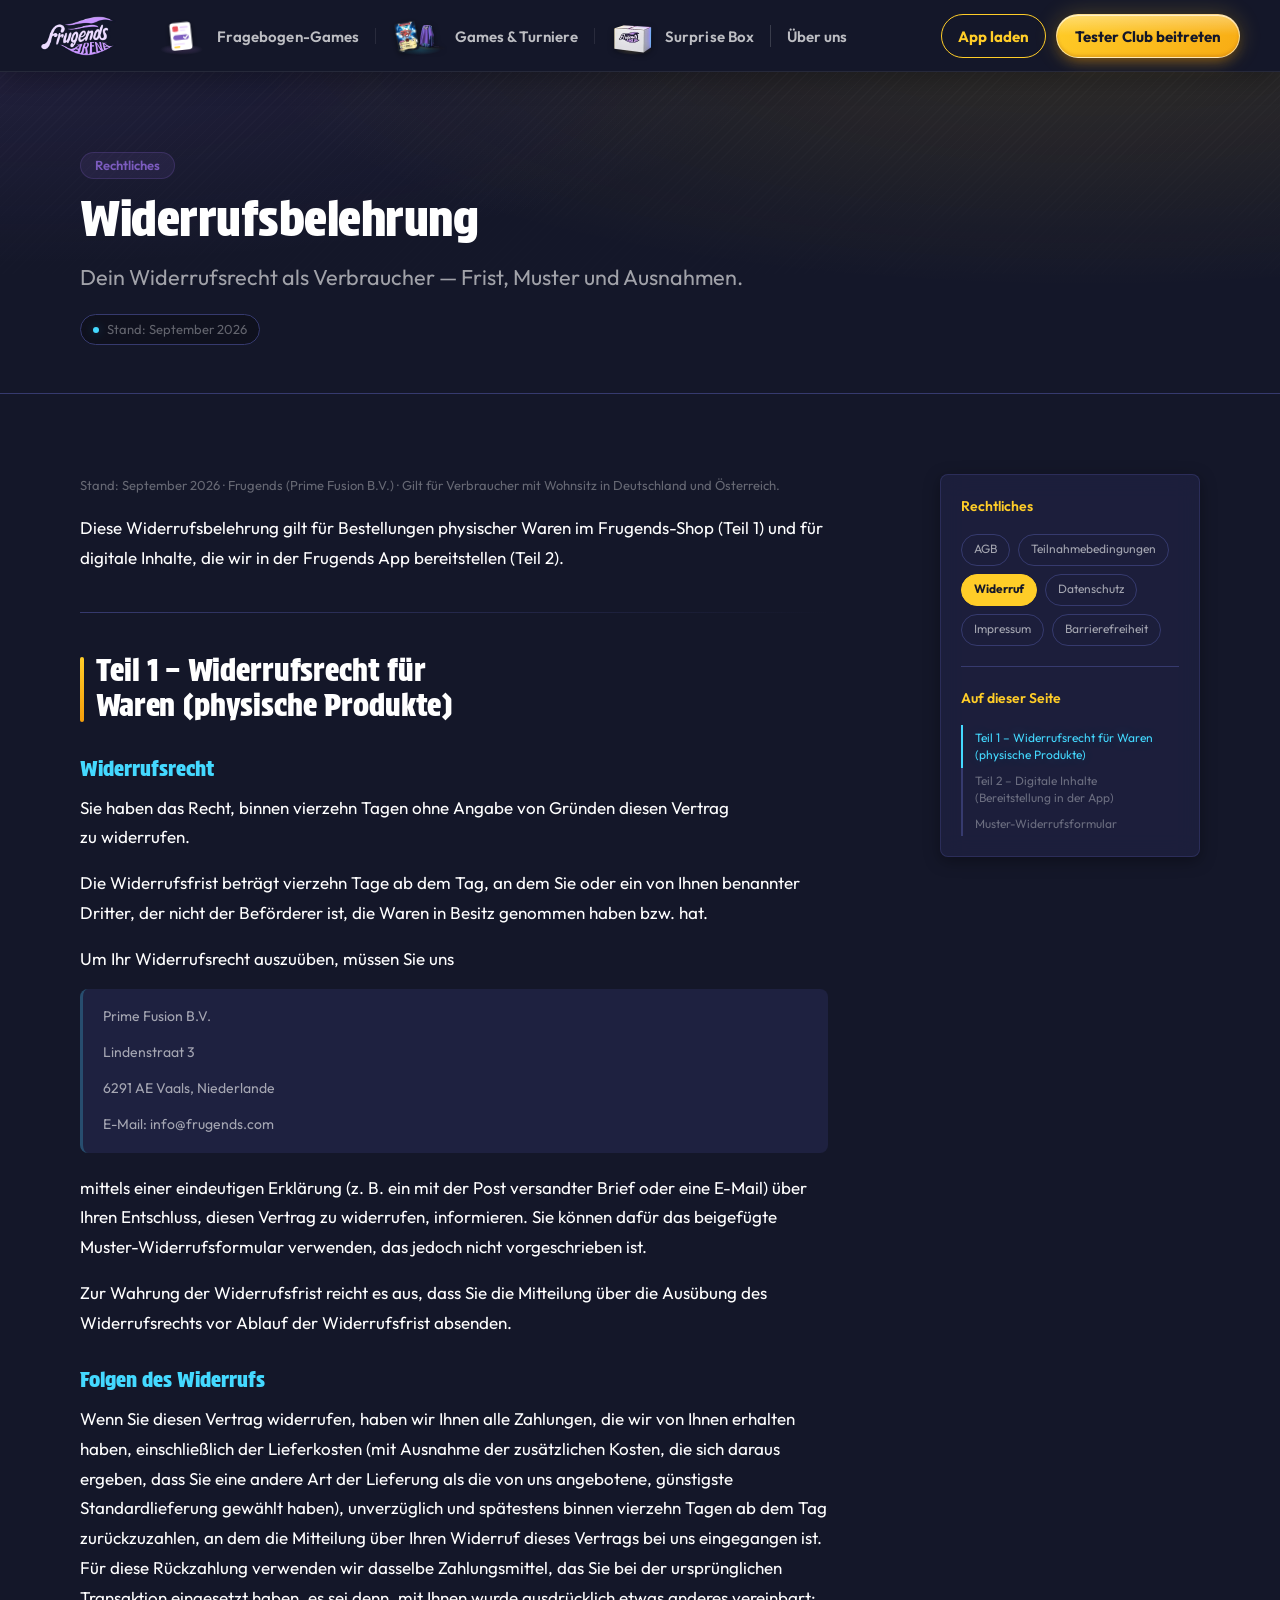
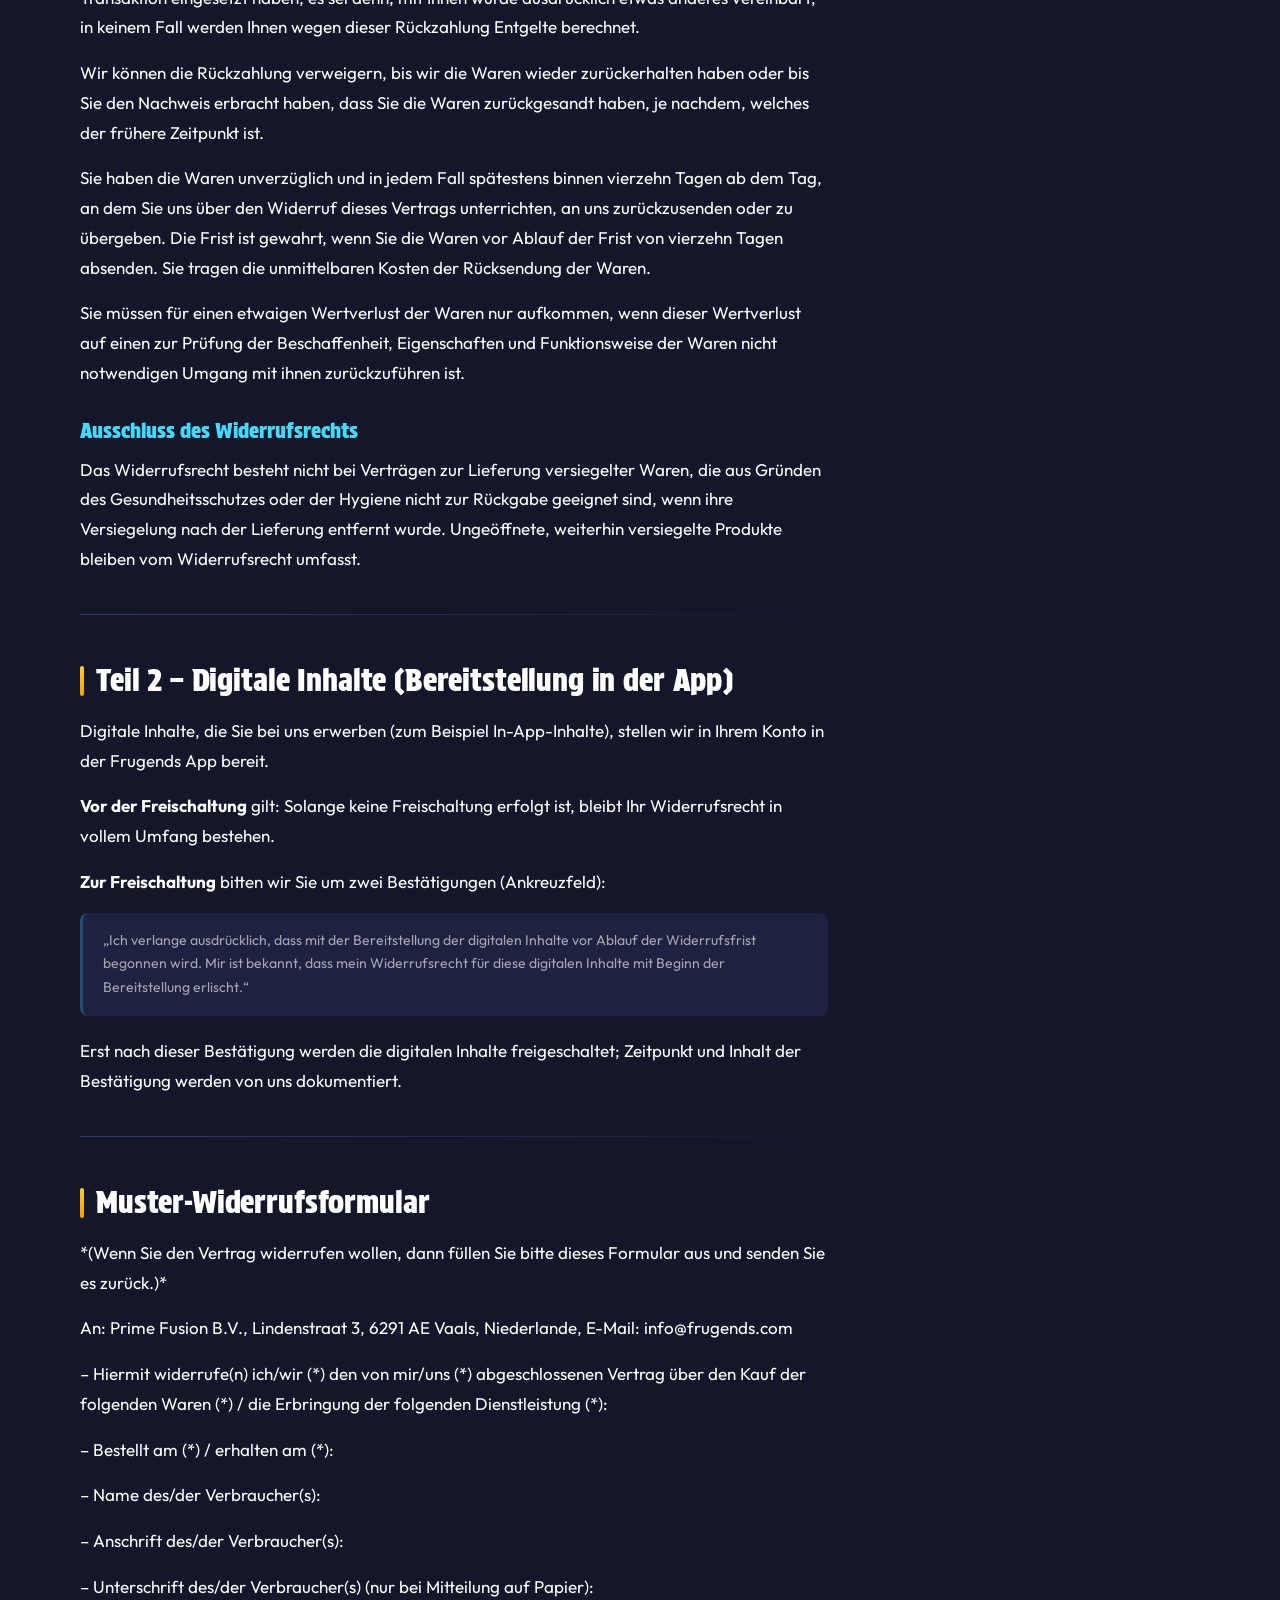
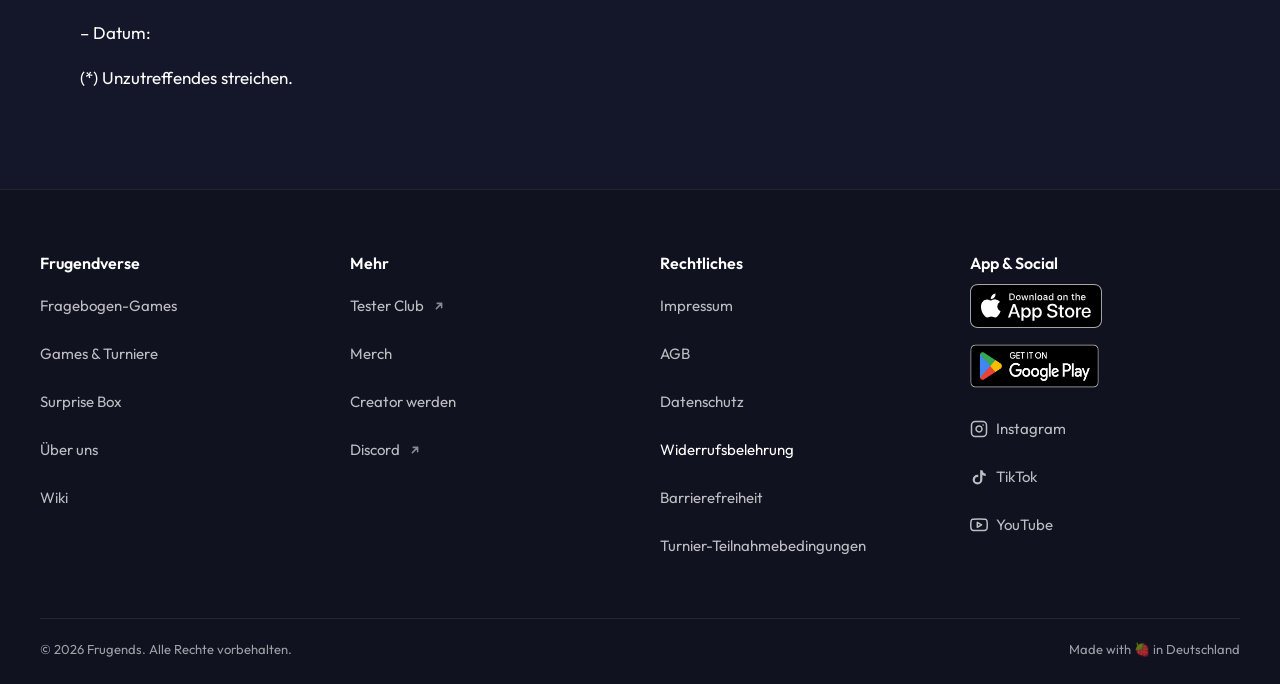
<file: pages/widerrufsbelehrung/index.html>
<!doctype html>
<html lang="de" class="cinema-snap">
  <head>
<meta name="robots" content="noindex, nofollow">
    <meta charset="utf-8">
    <meta name="viewport" content="width=device-width, initial-scale=1">

    
      
    

    
      <title>Widerrufsbelehrung — Frugends</title>
      <meta name="description" content="Widerrufsbelehrung von Frugends — Widerrufsrecht, Frist, Muster-Widerrufsformular und Ausnahmen vom Widerrufsrecht.">
      
    

    <link rel="icon" type="image/png" href="../../assets/favicon.png">
    <link rel="apple-touch-icon" sizes="180x180" href="../../assets/apple-touch-icon.png">

    <link rel="preconnect" href="https://fonts.googleapis.com">
    <link rel="preconnect" href="https://fonts.gstatic.com" crossorigin>
    <link href="https://fonts.googleapis.com/css2?family=Protest+Strike&family=Outfit:wght@400;500;600;700;800&family=JetBrains+Mono:wght@400;500;700&display=swap" rel="stylesheet">

    <link href="../../assets/tokens.css?v=mvjxis4f" rel="stylesheet" type="text/css" media="all" />
    <link href="../../assets/base.css?v=mvjxis4f" rel="stylesheet" type="text/css" media="all" />
    <link href="../../assets/components.css?v=mvjxis4f" rel="stylesheet" type="text/css" media="all" />
    <link href="../../assets/fg-design.css?v=mvjxis4f" rel="stylesheet" type="text/css" media="all" />
    <link href="../../assets/fg-app-modal.css?v=mvjxis4f" rel="stylesheet" type="text/css" media="all" />

    <style>
      /* Shopify wickelt jede Section in einen Wrapper-DIV. Die Shell
         (Header/Footer) braucht ihre Kinder als direkte body-Nachbarn
         (sticky Header, .nav-checkbox ~ Sibling-Selektoren) — analog
         zum [data-include]{display:contents}-Trick des Static-Builds. */
      .fg-contents { display: contents; }
    </style>

    
      

<script type="application/ld+json">
{
  "@context": "https://schema.org",
  "@graph": [
    {
      "@type": "Organization",
      "@id": "https://frugends.com/#organization",
      "name": "Frugends",
      "url": "https://frugends.com",
      "logo": "https://christo-malaga.github.io/frugends-relaunch-staging/assets/fg_arena_logo.png",
      "foundingDate": "2025",
      "sameAs": [
        "https://www.instagram.com/frugends/",
        "https://www.tiktok.com/@frugends",
        "https://www.youtube.com/@frugends",
        "https://www.threads.net/@frugends",
        "https://www.twitch.tv/frugends"
      ]
    },
    {
      "@type": "WebSite",
      "@id": "https://frugends.com/#website",
      "url": "https://frugends.com",
      "name": "Frugends",
      "inLanguage": "de-DE",
      "publisher": { "@id": "https://frugends.com/#organization" },
      "potentialAction": {
        "@type": "SearchAction",
        "target": "https://frugends.com/search?q={search_term_string}",
        "query-input": "required name=search_term_string"
      }
    }
  ]
}
</script>

<meta property="og:type" content="website">
<meta property="og:site_name" content="Frugends">
<meta property="og:locale" content="de_DE">
<meta property="og:title" content="Widerrufsbelehrung — Frugends">
<meta property="og:description" content="Widerrufsbelehrung von Frugends — Widerrufsrecht, Frist, Muster-Widerrufsformular und Ausnahmen vom Widerrufsrecht.">
<meta property="og:url" content="https://frugends.com/pages/widerrufsbelehrung">
<meta property="og:image" content="https://christo-malaga.github.io/frugends-relaunch-staging/assets/fg-og-start.jpg">
<meta property="og:image:secure_url" content="https://christo-malaga.github.io/frugends-relaunch-staging/assets/fg-og-start.jpg">
<meta property="og:image:width" content="1200">
<meta property="og:image:height" content="630">
<meta property="og:image:alt" content="Frugends: Der coolste Testerclub. Spielerisch Produkte absahnen. Ein Handy mit dem Kartenspiel und eine offene Testbox voller Produkte.">
<meta name="twitter:card" content="summary_large_image">
<meta name="twitter:title" content="Widerrufsbelehrung — Frugends">
<meta name="twitter:description" content="Widerrufsbelehrung von Frugends — Widerrufsrecht, Frist, Muster-Widerrufsformular und Ausnahmen vom Widerrufsrecht.">
<meta name="twitter:image" content="https://christo-malaga.github.io/frugends-relaunch-staging/assets/fg-og-start.jpg">
<meta name="twitter:image:alt" content="Frugends: Der coolste Testerclub. Spielerisch Produkte absahnen. Ein Handy mit dem Kartenspiel und eine offene Testbox voller Produkte.">

    

    <!-- Google Tag Manager -->
    <!-- GTM lokal deaktiviert (PREVIEW_TRACKING=1 zum Aktivieren) -->
    <!-- End Google Tag Manager -->
  </head>

  <body>
    
      <div id="shopify-section-sections--local__fg_header" class="shopify-section shopify-section-group-header_group fg-contents">


<a class="fg-skip" href="#main">Zum Inhalt springen</a>

<header class="site-header fg-kopf" data-fg-kopf
        data-store-ios-qr="https://apps.apple.com/de/app/frugends/id6749146042?ct=hp-qr" data-store-android-qr="https://play.google.com/store/apps/details?id=com.frugends.mobile&amp;referrer=utm_source%3Dfrugends.com%26utm_medium%3Dreferral%26utm_campaign%3Dwebsite%26utm_content%3Dqr">
  <div class="fg-kopf__bar">

    <a class="fg-kopf__logo" href="../../" aria-label="Frugends Startseite">
        <img src="../../assets/fg_arena_logo.png" alt="" width="76" height="40">
    </a>

    <nav class="fg-kopf__nav" aria-label="Hauptnavigation">
      <ul class="fg-kopf__wege" role="list">
          <li class="fg-kopf__punkt" >
            <a class="fg-kopf__weg fg-weg--produkt" data-fg-mini
               href="../../pages/fragebogen-games/">
<span class="fg-mini fg-mini--fragebogen" aria-hidden="true">
  <svg class="fg-mini__teil fg-mini__bogen" viewBox="0 0 20 26" focusable="false"><rect class="fg-mini__blatt" x=".5" y=".5" width="19" height="25" rx="3"/><rect class="fg-mini__produkt" x="3" y="3.5" width="5" height="5" rx="1.2"/><rect class="fg-mini__zeile" x="9.5" y="4" width="7.5" height="1.6" rx=".8"/><rect class="fg-mini__zeile fg-mini__zeile--hell" x="9.5" y="6.9" width="5" height="1.6" rx=".8"/><rect class="fg-mini__antwort" x="3" y="11.5" width="14" height="4.6" rx="2.3"/><path class="fg-mini__haken" d="M12.4 13.9l1.3 1.2 2.1-2.4"/><rect class="fg-mini__zeile fg-mini__zeile--hell" x="3" y="19" width="10" height="1.6" rx=".8"/><rect class="fg-mini__punkte" x="3" y="21.8" width="5.5" height="1.5" rx=".75"/></svg>
  <img class="fg-mini__teil fg-mini__box" src="../../assets/fg-nav-ikon-testbox.webp" alt="" width="120" height="132" loading="lazy" decoding="async" draggable="false">
  <svg class="fg-mini__teil fg-mini__muenze" viewBox="0 0 16 16" focusable="false"><circle class="fg-mini__muenze-rand" cx="8" cy="8" r="7.5"/><circle class="fg-mini__muenze-mitte" cx="8" cy="8" r="5.5"/><path class="fg-mini__muenze-p" d="M6.7 11.2V4.9h1.9a1.85 1.85 0 0 1 0 3.7H6.7"/></svg>
</span>

              <span class="fg-kopf__wort">Fragebogen-Games</span>
            </a>
          </li>
          <li class="fg-kopf__punkt" >
            <a class="fg-kopf__weg fg-weg--arena" data-fg-mini
               href="../../pages/turniere/">
<span class="fg-mini fg-mini--turniere" aria-hidden="true">
  <img class="fg-mini__teil fg-mini__cape" src="../../assets/fg-nav-ikon-handy.webp" alt="" width="128" height="102" loading="lazy" decoding="async" draggable="false">
  <img class="fg-mini__teil fg-mini__karte" src="../../assets/fg-nav-ikon-karte.webp" alt="" width="81" height="112" loading="lazy" decoding="async" draggable="false">
  <img class="fg-mini__teil fg-mini__winner" src="../../assets/fg-nav-ikon-winner.webp" alt="" width="132" height="102" loading="lazy" decoding="async" draggable="false">
</span>

              <span class="fg-kopf__wort">Games &amp; Turniere</span>
            </a>
          </li>
          <li class="fg-kopf__punkt" >
            <a class="fg-kopf__weg fg-weg--senke" data-fg-mini
               href="../../pages/surprise-box/">
<span class="fg-mini fg-mini--surprise" aria-hidden="true">
  <span class="fg-mini__teil fg-mini__licht"></span>
  <img class="fg-mini__teil fg-mini__surprise" src="../../assets/fg-nav-ikon-surprise.webp" alt="" width="150" height="116" loading="lazy" decoding="async" draggable="false">
</span>

              <span class="fg-kopf__wort">Surprise Box</span>
            </a>
          </li>
      </ul>
      <ul class="fg-kopf__liste" role="list">
          <li class="fg-kopf__punkt" >
            <a class="fg-kopf__weg fg-kopf__weg--text" href="../../pages/uber-uns/">
              <span class="fg-kopf__wort">Über uns</span>
            </a>
          </li>
      </ul>
    </nav>

    <div class="fg-kopf__rechts">
      <a class="fg-pille fg-pille--linie fg-kopf__app fg-kopf__app--linie fg-kopf__aufruf" href="../../pages/turniere/"
         data-fg-app="header" data-store-ios="https://apps.apple.com/de/app/frugends/id6749146042?ct=hp-header" data-store-android="https://play.google.com/store/apps/details?id=com.frugends.mobile&amp;referrer=utm_source%3Dfrugends.com%26utm_medium%3Dreferral%26utm_campaign%3Dwebsite%26utm_content%3Dheader"
         aria-haspopup="dialog">App laden</a>
      <a class="fg-pille fg-pille--glanz fg-kopf__tc fg-kopf__aufruf" href="https://testerclub.frugends.com/?utm_source=frugends.com&utm_medium=referral&utm_campaign=website&utm_content=header" target="_blank" rel="noopener">
Tester Club beitreten        <span class="fg-sr">(neuer Tab)</span>
      </a>
      <a class="fg-pille fg-pille--linie fg-kopf__app fg-kopf__app--symbol fg-kopf__aufruf" href="../../pages/turniere/"
         data-fg-app="header" data-store-ios="https://apps.apple.com/de/app/frugends/id6749146042?ct=hp-header" data-store-android="https://play.google.com/store/apps/details?id=com.frugends.mobile&amp;referrer=utm_source%3Dfrugends.com%26utm_medium%3Dreferral%26utm_campaign%3Dwebsite%26utm_content%3Dheader"
         aria-haspopup="dialog" aria-label="App laden">
        <svg class="fg-pille__ico" viewBox="0 0 24 24" aria-hidden="true" focusable="false"><rect x="6.5" y="2.5" width="11" height="19" rx="2.6" fill="none" stroke="currentColor" stroke-width="2"/><path d="M12 7.5v6.2M9.4 11.2 12 13.8l2.6-2.6" fill="none" stroke="currentColor" stroke-width="2" stroke-linecap="round" stroke-linejoin="round"/></svg>
      </a>

      <button type="button" class="fg-kopf__burger" data-fg-burger
              aria-expanded="false" aria-controls="fg-menue" aria-label="Menü öffnen">
        <span class="fg-kopf__burger-linie" aria-hidden="true"></span>
        <span class="fg-kopf__burger-linie" aria-hidden="true"></span>
      </button>
    </div>

  </div>
</header>

<div class="fg-menue" id="fg-menue" data-fg-menue hidden>
  <div class="fg-menue__dimmer" data-fg-menue-dimmer aria-hidden="true"></div>
  <nav class="fg-menue__tafel" aria-label="Menü">
  <div class="fg-menue__innen">

    <ul class="fg-menue__wege" role="list">
          <li class="fg-menue__stufe" style="--i: 0" >
            <a class="fg-menue__weg fg-weg--produkt" data-fg-mini href="../../pages/fragebogen-games/">
              <span class="fg-menue__bild">
<span class="fg-mini fg-mini--fragebogen" aria-hidden="true">
  <svg class="fg-mini__teil fg-mini__bogen" viewBox="0 0 20 26" focusable="false"><rect class="fg-mini__blatt" x=".5" y=".5" width="19" height="25" rx="3"/><rect class="fg-mini__produkt" x="3" y="3.5" width="5" height="5" rx="1.2"/><rect class="fg-mini__zeile" x="9.5" y="4" width="7.5" height="1.6" rx=".8"/><rect class="fg-mini__zeile fg-mini__zeile--hell" x="9.5" y="6.9" width="5" height="1.6" rx=".8"/><rect class="fg-mini__antwort" x="3" y="11.5" width="14" height="4.6" rx="2.3"/><path class="fg-mini__haken" d="M12.4 13.9l1.3 1.2 2.1-2.4"/><rect class="fg-mini__zeile fg-mini__zeile--hell" x="3" y="19" width="10" height="1.6" rx=".8"/><rect class="fg-mini__punkte" x="3" y="21.8" width="5.5" height="1.5" rx=".75"/></svg>
  <img class="fg-mini__teil fg-mini__box" src="../../assets/fg-nav-ikon-testbox.webp" alt="" width="120" height="132" loading="lazy" decoding="async" draggable="false">
  <svg class="fg-mini__teil fg-mini__muenze" viewBox="0 0 16 16" focusable="false"><circle class="fg-mini__muenze-rand" cx="8" cy="8" r="7.5"/><circle class="fg-mini__muenze-mitte" cx="8" cy="8" r="5.5"/><path class="fg-mini__muenze-p" d="M6.7 11.2V4.9h1.9a1.85 1.85 0 0 1 0 3.7H6.7"/></svg>
</span>

              </span>
              <span class="fg-menue__text">
                <span class="fg-menue__titel">Fragebogen-Games</span>
              </span>
            </a>
          </li>
          <li class="fg-menue__stufe" style="--i: 1" >
            <a class="fg-menue__weg fg-weg--arena" data-fg-mini href="../../pages/turniere/">
              <span class="fg-menue__bild">
<span class="fg-mini fg-mini--turniere" aria-hidden="true">
  <img class="fg-mini__teil fg-mini__cape" src="../../assets/fg-nav-ikon-handy.webp" alt="" width="128" height="102" loading="lazy" decoding="async" draggable="false">
  <img class="fg-mini__teil fg-mini__karte" src="../../assets/fg-nav-ikon-karte.webp" alt="" width="81" height="112" loading="lazy" decoding="async" draggable="false">
  <img class="fg-mini__teil fg-mini__winner" src="../../assets/fg-nav-ikon-winner.webp" alt="" width="132" height="102" loading="lazy" decoding="async" draggable="false">
</span>

              </span>
              <span class="fg-menue__text">
                <span class="fg-menue__titel">Games &amp; Turniere</span>
              </span>
            </a>
          </li>
          <li class="fg-menue__stufe" style="--i: 2" >
            <a class="fg-menue__weg fg-weg--senke" data-fg-mini href="../../pages/surprise-box/">
              <span class="fg-menue__bild">
<span class="fg-mini fg-mini--surprise" aria-hidden="true">
  <span class="fg-mini__teil fg-mini__licht"></span>
  <img class="fg-mini__teil fg-mini__surprise" src="../../assets/fg-nav-ikon-surprise.webp" alt="" width="150" height="116" loading="lazy" decoding="async" draggable="false">
</span>

              </span>
              <span class="fg-menue__text">
                <span class="fg-menue__titel">Surprise Box</span>
              </span>
            </a>
          </li>
    </ul>

    <ul class="fg-menue__links fg-menue__stufe" style="--i: 3" role="list">
          <li >
            <a class="fg-menue__link" href="../../pages/uber-uns/"
>
Über uns            </a>
          </li>
          <li >
            <a class="fg-menue__link" href="../../pages/wiki/"
>
Wiki            </a>
          </li>
          <li >
            <a class="fg-menue__link" href="../../pages/merch/"
>
Merch            </a>
          </li>
          <li >
            <a class="fg-menue__link" href="https://discord.gg/ZKPhmDGtXy"
 target="_blank" rel="noopener">
Discord                <svg class="fg-raus" viewBox="0 0 16 16" aria-hidden="true" focusable="false"><path d="M5 11 11 5M6 5h5v5" fill="none" stroke="currentColor" stroke-width="1.8" stroke-linecap="round" stroke-linejoin="round"/></svg>
                <span class="fg-sr">(neuer Tab)</span>
            </a>
          </li>
    </ul>

    <div class="fg-menue__aufrufe fg-menue__stufe" style="--i: 4">
      <a class="fg-pille fg-pille--gross fg-pille--glanz" href="https://testerclub.frugends.com/?utm_source=frugends.com&utm_medium=referral&utm_campaign=website&utm_content=menu" target="_blank" rel="noopener">
Tester Club beitreten        <span class="fg-sr">(neuer Tab)</span>
      </a>
      <a class="fg-pille fg-pille--gross fg-pille--linie" href="../../pages/turniere/"
         data-fg-app="menu" data-store-ios="https://apps.apple.com/de/app/frugends/id6749146042?ct=hp-menu" data-store-android="https://play.google.com/store/apps/details?id=com.frugends.mobile&amp;referrer=utm_source%3Dfrugends.com%26utm_medium%3Dreferral%26utm_campaign%3Dwebsite%26utm_content%3Dmenu"
         aria-haspopup="dialog">App laden</a>
    </div>

  </div>
  </nav>
</div>


</div>
<div id="shopify-section-sections--local__my_company" class="shopify-section shopify-section-group-header_group">



</div>
    

    <main id="main">
      <div id="shopify-section-template--local__main" class="shopify-section">
<link href="../../assets/scroll-cinema.css?v=mvjxis4f" rel="stylesheet" type="text/css" media="all" />
<link href="../../assets/page-legal.css?v=mvjxis4f" rel="stylesheet" type="text/css" media="all" />
<script defer src="../../assets/scroll-cinema.js?v=mvjxis4f"></script>
<script defer src="../../assets/legal-toc.js?v=mvjxis4f"></script>

    <!-- ═══ PAGE MASTHEAD ═══ -->
    <section class="legal-hero" aria-labelledby="legal-title">
      <div class="container legal-hero__inner">
        <span class="chip chip--purple legal-hero__eyebrow">Rechtliches</span>
        <h1 id="legal-title" class="legal-hero__title chapter-headline chapter-headline--white">Widerrufs&shy;belehrung</h1>
        <p class="legal-hero__tagline">Dein Widerrufsrecht als Verbraucher — Frist, Muster und Ausnahmen.</p>
        <p class="legal-hero__stand">Stand: September 2026</p>
      </div>
    </section>

    <!-- ═══ MOBILE TOC (works without JS; legal-toc.js fills + auto-closes) ═══ -->
    <div class="container legal-toc-mobile-wrap">
      <details class="legal-toc-mobile">
        <summary>Inhaltsverzeichnis</summary>
        <nav class="legal-toc" data-legal-toc aria-label="Inhaltsverzeichnis"></nav>
      </details>
    </div>

    <!-- ═══ READING LAYOUT ═══ -->
    <div class="container legal-layout">

      <article class="legal-content">
        <!-- single page heading is the hero title above; content headings start at level two -->
<p class="legal-stand">Stand: September 2026 · Frugends (Prime Fusion B.V.) · Gilt für Verbraucher mit Wohnsitz in Deutschland und Österreich.</p>
<p>Diese Widerrufsbelehrung gilt für Bestellungen physischer Waren im Frugends-Shop (Teil 1) und für digitale Inhalte, die wir in der Frugends App bereitstellen (Teil 2).</p>
<hr />
<h2 id="teil-1-widerrufsrecht-fuer-waren-physische-produkte">Teil 1 – Widerrufsrecht für Waren (physische Produkte)</h2>
<h3 id="widerrufsrecht">Widerrufsrecht</h3>
<p>Sie haben das Recht, binnen vierzehn Tagen ohne Angabe von Gründen diesen Vertrag zu widerrufen.</p>
<p>Die Widerrufsfrist beträgt vierzehn Tage ab dem Tag, an dem Sie oder ein von Ihnen benannter Dritter, der nicht der Beförderer ist, die Waren in Besitz genommen haben bzw. hat.</p>
<p>Um Ihr Widerrufsrecht auszuüben, müssen Sie uns</p>
<blockquote>
<p>Prime Fusion B.V.</p>
<p>Lindenstraat 3</p>
<p>6291 AE Vaals, Niederlande</p>
<p>E-Mail: info@frugends.com</p>
</blockquote>
<p>mittels einer eindeutigen Erklärung (z. B. ein mit der Post versandter Brief oder eine E-Mail) über Ihren Entschluss, diesen Vertrag zu widerrufen, informieren. Sie können dafür das beigefügte Muster-Widerrufsformular verwenden, das jedoch nicht vorgeschrieben ist.</p>
<p>Zur Wahrung der Widerrufsfrist reicht es aus, dass Sie die Mitteilung über die Ausübung des Widerrufsrechts vor Ablauf der Widerrufsfrist absenden.</p>
<h3 id="folgen-des-widerrufs">Folgen des Widerrufs</h3>
<p>Wenn Sie diesen Vertrag widerrufen, haben wir Ihnen alle Zahlungen, die wir von Ihnen erhalten haben, einschließlich der Lieferkosten (mit Ausnahme der zusätzlichen Kosten, die sich daraus ergeben, dass Sie eine andere Art der Lieferung als die von uns angebotene, günstigste Standardlieferung gewählt haben), unverzüglich und spätestens binnen vierzehn Tagen ab dem Tag zurückzuzahlen, an dem die Mitteilung über Ihren Widerruf dieses Vertrags bei uns eingegangen ist. Für diese Rückzahlung verwenden wir dasselbe Zahlungsmittel, das Sie bei der ursprünglichen Transaktion eingesetzt haben, es sei denn, mit Ihnen wurde ausdrücklich etwas anderes vereinbart; in keinem Fall werden Ihnen wegen dieser Rückzahlung Entgelte berechnet.</p>
<p>Wir können die Rückzahlung verweigern, bis wir die Waren wieder zurückerhalten haben oder bis Sie den Nachweis erbracht haben, dass Sie die Waren zurückgesandt haben, je nachdem, welches der frühere Zeitpunkt ist.</p>
<p>Sie haben die Waren unverzüglich und in jedem Fall spätestens binnen vierzehn Tagen ab dem Tag, an dem Sie uns über den Widerruf dieses Vertrags unterrichten, an uns zurückzusenden oder zu übergeben. Die Frist ist gewahrt, wenn Sie die Waren vor Ablauf der Frist von vierzehn Tagen absenden. Sie tragen die unmittelbaren Kosten der Rücksendung der Waren.</p>
<p>Sie müssen für einen etwaigen Wertverlust der Waren nur aufkommen, wenn dieser Wertverlust auf einen zur Prüfung der Beschaffenheit, Eigenschaften und Funktionsweise der Waren nicht notwendigen Umgang mit ihnen zurückzuführen ist.</p>
<h3 id="ausschluss-des-widerrufsrechts">Ausschluss des Widerrufsrechts</h3>
<p>Das Widerrufsrecht besteht nicht bei Verträgen zur Lieferung versiegelter Waren, die aus Gründen des Gesundheitsschutzes oder der Hygiene nicht zur Rückgabe geeignet sind, wenn ihre Versiegelung nach der Lieferung entfernt wurde. Ungeöffnete, weiterhin versiegelte Produkte bleiben vom Widerrufsrecht umfasst.</p>
<hr />
<h2 id="teil-2-digitale-inhalte-bereitstellung-in-der-app">Teil 2 – Digitale Inhalte (Bereitstellung in der App)</h2>
<p>Digitale Inhalte, die Sie bei uns erwerben (zum Beispiel In-App-Inhalte), stellen wir in Ihrem Konto in der Frugends App bereit.</p>
<p><strong>Vor der Freischaltung</strong> gilt: Solange keine Freischaltung erfolgt ist, bleibt Ihr Widerrufsrecht in vollem Umfang bestehen.</p>
<p><strong>Zur Freischaltung</strong> bitten wir Sie um zwei Bestätigungen (Ankreuzfeld):</p>
<blockquote>
<p>„Ich verlange ausdrücklich, dass mit der Bereitstellung der digitalen Inhalte vor Ablauf der Widerrufsfrist begonnen wird. Mir ist bekannt, dass mein Widerrufsrecht für diese digitalen Inhalte mit Beginn der Bereitstellung erlischt.“</p>
</blockquote>
<p>Erst nach dieser Bestätigung werden die digitalen Inhalte freigeschaltet; Zeitpunkt und Inhalt der Bestätigung werden von uns dokumentiert.</p>
<hr />
<h2 id="muster-widerrufsformular">Muster-Widerrufsformular</h2>
<p>*(Wenn Sie den Vertrag widerrufen wollen, dann füllen Sie bitte dieses Formular aus und senden Sie es zurück.)*</p>
<p>An: Prime Fusion B.V., Lindenstraat 3, 6291 AE Vaals, Niederlande, E-Mail: info@frugends.com</p>
<p>– Hiermit widerrufe(n) ich/wir (*) den von mir/uns (*) abgeschlossenen Vertrag über den Kauf der folgenden Waren (*) / die Erbringung der folgenden Dienstleistung (*):</p>
<p>– Bestellt am (*) / erhalten am (*):</p>
<p>– Name des/der Verbraucher(s):</p>
<p>– Anschrift des/der Verbraucher(s):</p>
<p>– Unterschrift des/der Verbraucher(s) (nur bei Mitteilung auf Papier):</p>
<p>– Datum:</p>
<p>(*) Unzutreffendes streichen.</p>
      </article>

      <!-- ═══ META ASIDE: doc cross-nav + auto-TOC (scrollspy) ═══ -->
      <aside class="legal-aside" aria-label="Seiteninformationen">
        <div class="glass legal-aside__card">
          <p class="legal-aside__title">Rechtliches</p>
          <nav class="legal-doc-nav" aria-label="Rechtliche Dokumente">
            <a href="../../pages/agb/">AGB</a>
            <a href="../../pages/turnier-teilnahmebedingungen/">Teilnahmebedingungen</a>
            <a href="../../pages/widerrufsbelehrung/" aria-current="page">Widerruf</a>
            <a href="../../pages/datenschutz/">Datenschutz</a>
            <a href="../../pages/impressum/">Impressum</a>
            <a href="../../pages/barrierefreiheit/">Barrierefreiheit</a>
          </nav>

          <p class="legal-aside__title legal-aside__title--toc">Auf dieser Seite</p>
          <nav class="legal-toc" data-legal-toc aria-label="Inhaltsverzeichnis"></nav>
        </div>
      </aside>

    </div>


</div>
    </main>

    
      <div id="shopify-section-sections--local__fg_footer" class="shopify-section shopify-section-group-footer_group fg-contents">


<footer class="fg-fuss">
  <div class="fg-fuss__innen">
    <div class="fg-fuss__raster">

        <div class="fg-fuss__spalte fg-fuss__spalte--nav">
          <h2 class="fg-fuss__kopf" id="fg-fuss-nav">Frugendverse</h2>
          <ul class="fg-fuss__liste" role="list" aria-labelledby="fg-fuss-nav">
              <li >
                <a class="fg-fuss__link" href="../../pages/fragebogen-games/"
>
Fragebogen-Games                </a>
              </li>
              <li >
                <a class="fg-fuss__link" href="../../pages/turniere/"
>
Games &amp; Turniere                </a>
              </li>
              <li >
                <a class="fg-fuss__link" href="../../pages/surprise-box/"
>
Surprise Box                </a>
              </li>
              <li >
                <a class="fg-fuss__link" href="../../pages/uber-uns/"
>
Über uns                </a>
              </li>
              <li >
                <a class="fg-fuss__link" href="../../pages/wiki/"
>
Wiki                </a>
              </li>
          </ul>
        </div>
        <div class="fg-fuss__spalte fg-fuss__spalte--mehr">
          <h2 class="fg-fuss__kopf" id="fg-fuss-mehr">Mehr</h2>
          <ul class="fg-fuss__liste" role="list" aria-labelledby="fg-fuss-mehr">
              <li >
                <a class="fg-fuss__link" href="https://testerclub.frugends.com/?utm_source=frugends.com&utm_medium=referral&utm_campaign=website&utm_content=footer"
 target="_blank" rel="noopener">
Tester Club<svg class="fg-raus" viewBox="0 0 16 16" aria-hidden="true" focusable="false"><path d="M5 11 11 5M6 5h5v5" fill="none" stroke="currentColor" stroke-width="1.8" stroke-linecap="round" stroke-linejoin="round"/></svg><span class="fg-sr">(neuer Tab)</span>
                </a>
              </li>
              <li >
                <a class="fg-fuss__link" href="../../pages/merch/"
>
Merch                </a>
              </li>
              <li >
                <a class="fg-fuss__link" href="../../pages/creator/"
>
Creator werden                </a>
              </li>
              <li >
                <a class="fg-fuss__link" href="https://discord.gg/ZKPhmDGtXy"
 target="_blank" rel="noopener">
Discord<svg class="fg-raus" viewBox="0 0 16 16" aria-hidden="true" focusable="false"><path d="M5 11 11 5M6 5h5v5" fill="none" stroke="currentColor" stroke-width="1.8" stroke-linecap="round" stroke-linejoin="round"/></svg><span class="fg-sr">(neuer Tab)</span>
                </a>
              </li>
          </ul>
        </div>
        <div class="fg-fuss__spalte fg-fuss__spalte--legal">
          <h2 class="fg-fuss__kopf" id="fg-fuss-legal">Rechtliches</h2>
          <ul class="fg-fuss__liste" role="list" aria-labelledby="fg-fuss-legal">
              <li >
                <a class="fg-fuss__link" href="../../pages/impressum/"
>
Impressum                </a>
              </li>
              <li >
                <a class="fg-fuss__link" href="../../pages/agb/"
>
AGB                </a>
              </li>
              <li >
                <a class="fg-fuss__link" href="../../pages/datenschutz/"
>
Datenschutz                </a>
              </li>
              <li >
                <a class="fg-fuss__link" href="../../pages/widerrufsbelehrung/"
 aria-current="page">
Widerrufsbelehrung                </a>
              </li>
              <li >
                <a class="fg-fuss__link" href="../../pages/barrierefreiheit/"
>
Barrierefreiheit                </a>
              </li>
              <li >
                <a class="fg-fuss__link" href="../../pages/turnier-teilnahmebedingungen/"
>
Turnier-Teilnahmebedingungen                </a>
              </li>
          </ul>
        </div>

      <div class="fg-fuss__spalte fg-fuss__spalte--app">
        <h2 class="fg-fuss__kopf" id="fg-fuss-app">App &amp; Social</h2>
        <ul class="fg-fuss__stores" role="list">
          <li>
            <a class="fg-fuss__badge" href="https://apps.apple.com/de/app/frugends/id6749146042?ct=hp-footer" target="_blank" rel="noopener">
              <img class="fg-badge-apple" src="../../assets/badge-app-store.svg" alt="Laden im App Store" width="132" height="44" loading="lazy">
            </a>
          </li>
          <li>
            <a class="fg-fuss__badge" href="https://play.google.com/store/apps/details?id=com.frugends.mobile&referrer=utm_source%3Dfrugends.com%26utm_medium%3Dreferral%26utm_campaign%3Dwebsite%26utm_content%3Dfooter" target="_blank" rel="noopener">
              <img class="fg-badge-google" src="../../assets/badge-google-play.png" alt="Jetzt bei Google Play" width="165" height="64" loading="lazy">
            </a>
          </li>
        </ul>
        <ul class="fg-fuss__liste fg-fuss__liste--sozial" role="list" aria-labelledby="fg-fuss-app">
          <li>
            <a class="fg-fuss__link" href="https://www.instagram.com/frugends/" target="_blank" rel="noopener">
              <svg class="fg-fuss__sozial" viewBox="0 0 24 24" fill="none" stroke="currentColor" stroke-width="2" stroke-linecap="round" stroke-linejoin="round" aria-hidden="true" focusable="false"><rect x="2" y="2" width="20" height="20" rx="5" ry="5"/><path d="M16 11.37A4 4 0 1 1 12.63 8 4 4 0 0 1 16 11.37z"/><line x1="17.5" y1="6.5" x2="17.51" y2="6.5"/></svg>
              Instagram<span class="fg-sr">(neuer Tab)</span>
            </a>
          </li>
          <li>
            <a class="fg-fuss__link" href="https://www.tiktok.com/@frugends" target="_blank" rel="noopener">
              <svg class="fg-fuss__sozial" viewBox="0 0 24 24" fill="currentColor" aria-hidden="true" focusable="false"><path d="M16.5 3a5.5 5.5 0 0 0 4.5 4.5v3a8.5 8.5 0 0 1-4.5-1.3v6.3a6.5 6.5 0 1 1-6.5-6.5c.34 0 .67.03 1 .08v3.1a3.5 3.5 0 1 0 2.5 3.32V3h3z"/></svg>
              TikTok<span class="fg-sr">(neuer Tab)</span>
            </a>
          </li>
          <li>
            <a class="fg-fuss__link" href="https://www.youtube.com/@frugends" target="_blank" rel="noopener">
              <svg class="fg-fuss__sozial" viewBox="0 0 24 24" fill="none" stroke="currentColor" stroke-width="2" stroke-linecap="round" stroke-linejoin="round" aria-hidden="true" focusable="false"><path d="M22.54 6.42a2.78 2.78 0 0 0-1.94-2C18.88 4 12 4 12 4s-6.88 0-8.6.46a2.78 2.78 0 0 0-1.94 2A29 29 0 0 0 1 11.75a29 29 0 0 0 .46 5.33A2.78 2.78 0 0 0 3.4 19c1.72.46 8.6.46 8.6.46s6.88 0 8.6-.46a2.78 2.78 0 0 0 1.94-2 29 29 0 0 0 .46-5.25 29 29 0 0 0-.46-5.33z"/><polygon points="9.75 15.02 15.5 11.75 9.75 8.48 9.75 15.02"/></svg>
              YouTube<span class="fg-sr">(neuer Tab)</span>
            </a>
          </li>
        </ul>
      </div>

    </div>

    <div class="fg-fuss__zeile">
      <span>© <span class="footer-year">2026</span> Frugends. Alle Rechte vorbehalten.</span>
      <span>Made with 🍓 in Deutschland</span>
    </div>
  </div>
</footer>


</div>
<div class="app-modal" id="app-modal" role="dialog" aria-modal="true"
     aria-labelledby="app-modal-title" aria-describedby="app-modal-desc" hidden>
  <div class="app-modal__backdrop" data-app-close></div>
  <div class="app-modal__card" role="document">
    <span class="app-modal__griff" aria-hidden="true"></span>
    <button type="button" class="app-modal__close" data-app-close aria-label="Schließen">
      <svg viewBox="0 0 24 24" fill="none" stroke="currentColor" stroke-width="2" stroke-linecap="round" stroke-linejoin="round" aria-hidden="true"><line x1="18" y1="6" x2="6" y2="18"/><line x1="6" y1="6" x2="18" y2="18"/></svg>
    </button>

    <img class="app-modal__logo" src="../../assets/fg_arena_logo.png" alt="" width="76" height="40" loading="lazy" decoding="async">
    <h2 id="app-modal-title" class="app-modal__title">Hol dir die Frugends App</h2>
    <p id="app-modal-desc" class="app-modal__desc">Kostenlos spielen, Turniere gewinnen.</p>

    <div class="app-modal__wege">
      <figure class="app-modal__qr">
        <span class="app-modal__qr-feld">
          <svg xmlns="http://www.w3.org/2000/svg" viewBox="0 0 29 29" role="img" aria-label="QR-Code zur Frugends App" shape-rendering="crispEdges"><path stroke="#141729" d="M0 0.5h7m2 0h3m2 0h1m3 0h3m1 0h7m-29 1h1m5 0h1m1 0h1m3 0h2m2 0h3m1 0h1m1 0h1m5 0h1m-29 1h1m1 0h3m1 0h1m1 0h2m1 0h4m3 0h3m1 0h1m1 0h3m1 0h1m-29 1h1m1 0h3m1 0h1m4 0h1m1 0h1m3 0h1m1 0h2m1 0h1m1 0h3m1 0h1m-29 1h1m1 0h3m1 0h1m2 0h1m1 0h1m2 0h1m2 0h1m1 0h1m2 0h1m1 0h3m1 0h1m-29 1h1m5 0h1m4 0h1m1 0h1m2 0h1m2 0h1m2 0h1m5 0h1m-29 1h7m1 0h1m1 0h1m1 0h1m1 0h1m1 0h1m1 0h1m1 0h1m1 0h7m-19 1h3m2 0h1m1 0h4m-20 1h3m1 0h2m3 0h3m2 0h1m1 0h3m6 0h2m-28 1h1m1 0h2m1 0h1m2 0h1m3 0h2m1 0h1m2 0h7m3 0h1m-29 1h3m2 0h4m1 0h1m4 0h1m2 0h1m3 0h1m1 0h2m1 0h1m-25 1h1m1 0h1m3 0h3m2 0h3m1 0h3m2 0h2m3 0h1m-28 1h2m2 0h2m3 0h1m5 0h2m1 0h3m1 0h1m2 0h3m-29 1h1m2 0h2m3 0h1m1 0h1m1 0h2m2 0h2m1 0h1m2 0h2m1 0h2m1 0h1m-29 1h4m1 0h3m2 0h1m2 0h2m1 0h1m1 0h2m2 0h4m1 0h2m-29 1h1m1 0h4m1 0h3m1 0h2m1 0h2m2 0h3m3 0h2m1 0h2m-28 1h1m2 0h3m2 0h3m3 0h1m2 0h1m2 0h1m2 0h2m1 0h2m-26 1h2m2 0h1m3 0h2m3 0h1m4 0h1m4 0h1m-27 1h1m1 0h1m2 0h2m2 0h1m2 0h2m1 0h1m6 0h2m1 0h2m-25 1h1m5 0h1m1 0h2m1 0h1m3 0h2m1 0h3m1 0h5m-28 1h1m1 0h2m1 0h2m3 0h3m3 0h11m-20 1h1m3 0h2m2 0h1m1 0h1m1 0h1m3 0h2m1 0h2m-29 1h7m3 0h3m4 0h4m1 0h1m1 0h1m1 0h1m-27 1h1m5 0h1m1 0h2m1 0h2m1 0h1m3 0h1m1 0h1m3 0h1m2 0h1m-28 1h1m1 0h3m1 0h1m2 0h2m3 0h2m1 0h1m2 0h8m-28 1h1m1 0h3m1 0h1m1 0h4m2 0h1m4 0h1m4 0h2m1 0h1m-28 1h1m1 0h3m1 0h1m1 0h2m2 0h3m1 0h3m1 0h1m2 0h1m4 0h1m-29 1h1m5 0h1m1 0h2m1 0h4m1 0h1m1 0h4m2 0h1m2 0h1m-28 1h7m3 0h1m4 0h1m2 0h3m2 0h1m3 0h1"/></svg>
        </span>
        <figcaption class="app-modal__qr-text">Mit dem Handy scannen, der Code führt direkt in deinen Store.</figcaption>
      </figure>

      <div class="app-modal__stores">
        <a class="store-btn" data-app-store="apple" data-app-basis="https://apps.apple.com/de/app/frugends/id6749146042"
           href="https://apps.apple.com/de/app/frugends/id6749146042?ct=hp-modal" rel="noopener" target="_blank">
          <svg class="store-btn__logo" viewBox="0 0 24 24" fill="currentColor" aria-hidden="true"><path d="M17.05 12.54c-.02-2.06 1.68-3.05 1.76-3.1-0.96-1.4-2.46-1.6-2.99-1.62-1.27-.13-2.48.75-3.13.75-.64 0-1.64-.73-2.7-.71-1.39.02-2.67.81-3.38 2.05-1.44 2.5-.37 6.2 1.03 8.23.68.99 1.5 2.11 2.57 2.07 1.03-.04 1.42-.67 2.67-.67 1.24 0 1.6.67 2.69.65 1.11-.02 1.81-1.01 2.49-2.01.78-1.15 1.11-2.27 1.13-2.33-.02-.01-2.17-.83-2.19-3.29ZM15 6.4c.57-.69.95-1.65.85-2.6-.82.03-1.81.54-2.4 1.23-.53.61-.99 1.58-.86 2.51.91.07 1.84-.46 2.41-1.14Z"/></svg>
          <span class="store-btn__text">
            <span class="store-btn__small">Laden im</span>
            <span class="store-btn__big">App Store</span>
          </span>
        </a>

        <a class="store-btn" data-app-store="google" data-app-basis="https://play.google.com/store/apps/details?id=com.frugends.mobile"
           href="https://play.google.com/store/apps/details?id=com.frugends.mobile&referrer=utm_source%3Dfrugends.com%26utm_medium%3Dreferral%26utm_campaign%3Dwebsite%26utm_content%3Dmodal" rel="noopener" target="_blank">
          <svg class="store-btn__logo" viewBox="0 0 24 24" aria-hidden="true"><path fill="#00d3ff" d="M3.6 2.3c-.24.25-.38.64-.38 1.14v17.12c0 .5.14.89.38 1.14l.06.06 9.6-9.6v-.22l-9.6-9.6-.06.06Z"/><path fill="#ffce00" d="m16.5 15.34-3.24-3.24v-.22l3.24-3.24.07.04 3.84 2.18c1.1.62 1.1 1.64 0 2.27l-3.84 2.18-.07.03Z"/><path fill="#00f076" d="m16.57 15.3-3.31-3.31-9.66 9.66c.36.39.96.43 1.64.05l11.33-6.4Z"/><path fill="#ff3d44" d="M16.57 8.68 5.24 2.29c-.68-.39-1.28-.34-1.64.05l9.66 9.65 3.31-3.31Z"/></svg>
          <span class="store-btn__text">
            <span class="store-btn__small">Jetzt bei</span>
            <span class="store-btn__big">Google Play</span>
          </span>
        </a>
      </div>
    </div>
  </div>
</div>
    

    <script src="../../assets/main.js?v=mvjxis4f" defer></script>
    <script src="../../assets/fg-nav.js?v=mvjxis4f" defer></script>

    
      <script>
        // Ref-Parameter speichern
        (function() {
          const urlParams = new URLSearchParams(window.location.search);
          const ref = urlParams.get('ref');
          if (ref) {
            localStorage.setItem('referrer', ref);
            document.cookie = "referrer=" + ref + "; path=/; max-age=" + 60*60*24*30; // 30 Tage gültig
          }
        })();
      </script>
    

    <script>
      (function(){
        function hasStorefrontCookie(){
          return /(^|;\s*)(?:_secure_)?storefront_digest=/.test(document.cookie)
                  || /(^|;\s*)shopify_pass=/.test(document.cookie);
        }
        function readCookie(name){
          var m = document.cookie.match(new RegExp('(?:^|;\\s*)' + name.replace(/[.*+?^${}()|[\\]\\\\]/g,'\\$&') + '=([^;]*)'));
          return m ? decodeURIComponent(m[1]) : null;
        }
        function delCookie(name){
          document.cookie = name + '=; Path=/; Max-Age=0; SameSite=Lax; Secure';
          document.cookie = name + '=; Path=/; Max-Age=0; SameSite=Lax; Secure; Domain=frugends.com';
        }
        function sanitize(to){
          if(!to) return '';
          try{
            var u = new URL(to, location.origin);
            if (u.origin !== location.origin) return '';
            if (u.pathname.replace(/\/+$/,'') === '/password') return '';
            return u.pathname + u.search + u.hash;
          }catch(e){ return ''; }
        }

        if (!hasStorefrontCookie()) return;

        var to = readCookie('after_login_to');
        try { to = to || sessionStorage.getItem('after_login_to'); } catch(e){}
        to = sanitize(to);
        if (!to) { delCookie('after_login_to'); try{sessionStorage.removeItem('after_login_to');}catch(e){}; return; }

        var current = location.pathname + location.search + location.hash;
        if (current !== to) {
          delCookie('after_login_to');
          try{ sessionStorage.removeItem('after_login_to'); }catch(e){}
          location.replace(to);
        }
      })();
    </script>

    <!-- Google Tag Manager (noscript) -->
    
    <!-- End Google Tag Manager (noscript) -->
  </body>
</html>
</file>
<file: assets/tokens.css>
/* ═══════════════════════════════════════════════════════════════
   FRUGENDS — DESIGN TOKENS
   Single source of truth for the whole site. Portable to Shopify
   Liquid (pure :root custom properties, no build step required).

   Aesthetic: "TCG-Broadcast-Arcade" — dark indigo base, gold/cyan/
   purple accents, glass-morphism, broadcast/arcade energy.

   Palette + fonts ported VERBATIM from the verified predecessor
   project (frugends-creator-onboarding-page/src/styles/tokens.css).
   DO NOT change these hex values or font stacks — they are brand.
   ═══════════════════════════════════════════════════════════════ */

:root {
  /* ─── Color tokens (BRAND — do not alter) ─── */
  --bg-deep:        #141729;
  --surface:        #1e2140;
  --card:           #262952;
  --border:         #363a6e;

  --gold:           #ffcd28;
  --cyan:           #44d9ff;
  --purple:         #7c5cbf;
  --green:          #4ade80;
  --red:            #ef4444;
  --orange:         #f59e0b;

  --text-primary:   #ffffff;
  --text-secondary: rgba(255, 255, 255, 0.6);
  --text-muted:     rgba(255, 255, 255, 0.35);

  /* ─── Derived / convenience color tokens ─── */
  /* Translucent accents for glows, borders, hover-washes.            */
  --gold-12:        rgba(255, 205, 40, 0.12);
  --gold-24:        rgba(255, 205, 40, 0.24);
  --gold-40:        rgba(255, 205, 40, 0.40);
  --cyan-12:        rgba(68, 217, 255, 0.12);
  --cyan-24:        rgba(68, 217, 255, 0.24);
  --purple-12:      rgba(124, 92, 191, 0.12);
  --purple-24:      rgba(124, 92, 191, 0.24);
  /* On-gold text: gold is bright, so text on a gold fill must be dark
     for WCAG AA. Use this, never white-on-gold. */
  --on-gold:        #141729;

  /* ─── Font stacks (BRAND — do not alter) ─── */
  /* Loaded via Google Fonts @import in base.css.                     */
  --font-display:   'Protest Strike', system-ui, sans-serif;
  --font-body:      'Outfit', sans-serif;
  --font-mono:      'JetBrains Mono', monospace;

  /* ─── Font-size harmony tokens ─── */
  --fs-section-label:        11px;
  --fs-section-label-mobile: 9px;
  --fs-slide-title:          clamp(1.5rem, 4vw, 2.5rem);
  --fs-subheading:           clamp(1.1rem, 2vw, 1.35rem);
  --fs-body:                 14px;
  --fs-body-mobile:          12px;
  --fs-caption:              12px;
  --fs-caption-mobile:       11px;
  --fs-kpi-value:            clamp(1rem, 2vw, 1.25rem);
  /* Larger display sizes for marketing pages (hero headlines etc). */
  --fs-hero:                 clamp(2.25rem, 7vw, 4.5rem);
  --fs-display:              clamp(1.75rem, 5vw, 3rem);

  /* ─── Spacing scale (4 / 8 pt rhythm) ─── */
  --space-1:  4px;
  --space-2:  8px;
  --space-3:  12px;
  --space-4:  16px;
  --space-5:  20px;
  --space-6:  24px;
  --space-8:  32px;
  --space-10: 40px;
  --space-12: 48px;   /* min touch-comfortable section gap */
  --space-16: 64px;
  --space-20: 80px;
  --space-24: 96px;

  /* ─── Radius scale ─── */
  --radius-sm:   6px;
  --radius:      8px;   /* default — matches .glass */
  --radius-md:   12px;
  --radius-lg:   16px;
  --radius-xl:   24px;
  --radius-pill: 999px;

  /* ─── Elevation / shadow scale (consistent, never random) ─── */
  --shadow-sm:   0 1px 2px rgba(0, 0, 0, 0.30);
  --shadow:      0 4px 16px rgba(0, 0, 0, 0.35);
  --shadow-lg:   0 12px 40px rgba(0, 0, 0, 0.45);
  --shadow-gold: 0 0 24px var(--gold-24);
  --shadow-cyan: 0 0 24px var(--cyan-24);

  /* ─── Layout tokens ─── */
  --chrome-height-desktop: 72px;   /* Atlas 9 (Chris 2026-10-22): Kopf etwas höher, Knöpfe gleich groß (64 → 72) */
  --chrome-height-mobile:  64px;   /* Atlas 9 (Chris 2026-10-22): 56 → 64, Luft über und unter den Knöpfen */
  --container-max:         1200px;
  --container-pad:         clamp(16px, 4vw, 40px);

  /* ─── Motion tokens (one global rhythm) ─── */
  --ease-out:  cubic-bezier(0.4, 0, 0.2, 1);
  --ease-in:   cubic-bezier(0.4, 0, 1, 1);
  --dur-fast:  150ms;
  --dur:       240ms;
  --dur-slow:  400ms;

  /* ─── Z-index scale ─── */
  --z-content: 1;
  --z-chrome:  100;
  --z-overlay: 200;
  --z-toast:   300;
}

/* ═══════════════════════════════════════════════════════════════
   GLASS MORPHISM
   Core surface treatment of the whole system. Apply .glass to any
   panel/card that should read as a frosted broadcast overlay.
   ═══════════════════════════════════════════════════════════════ */
.glass {
  backdrop-filter: blur(12px);
  -webkit-backdrop-filter: blur(12px);
  background: rgba(30, 33, 64, 0.8);   /* --surface @ 80% */
  border: 1px solid rgba(54, 58, 110, 0.6); /* --border @ 60% */
  border-radius: var(--radius);
}

/* ═══════════════════════════════════════════════════════════════
   REVEAL ANIMATIONS
   Lightweight scroll-in reveal. JS (Spider/Pietro) adds .visible
   when the element enters the viewport. Staggered via delay utils.
   ═══════════════════════════════════════════════════════════════ */
.reveal {
  opacity: 0;
  transform: translateY(24px);
  transition: opacity var(--dur-slow) var(--ease-out),
              transform var(--dur-slow) var(--ease-out);
}
.reveal.visible {
  opacity: 1;
  transform: translateY(0);
}
.reveal-delay-1 { transition-delay: 0.1s; }
.reveal-delay-2 { transition-delay: 0.2s; }
.reveal-delay-3 { transition-delay: 0.3s; }
.reveal-delay-4 { transition-delay: 0.4s; }
.reveal-delay-5 { transition-delay: 0.5s; }
.reveal-delay-6 { transition-delay: 0.6s; }

/* ═══════════════════════════════════════════════════════════════
   KEYFRAMES — shared animation library
   ═══════════════════════════════════════════════════════════════ */
@keyframes bounce {
  0%, 100% { transform: translateY(0); }
  50%      { transform: translateY(8px); }
}

@keyframes fadeIn {
  from { opacity: 0; transform: translateY(8px); }
  to   { opacity: 1; transform: translateY(0); }
}

@keyframes pulse {
  0%, 100% { opacity: 0.7; }
  50%      { opacity: 1; }
}

@keyframes goldPulse {
  0%, 100% { box-shadow: 0 0 20px rgba(255, 205, 40, 0.3); }
  50%      { box-shadow: 0 0 40px rgba(255, 205, 40, 0.6); }
}

@keyframes goldShimmer {
  0%   { background-position: -200% center; }
  100% { background-position:  200% center; }
}
</file>
<file: assets/base.css>
/* ═══════════════════════════════════════════════════════════════
   FRUGENDS — BASE
   Reset + document defaults. Mobile-first. Load AFTER tokens.css.

   Font loading method
   ───────────────────
   Fonts are loaded via the @import below. For best performance on
   Shopify, you MAY instead drop this <link> in the theme <head> and
   delete the @import (preconnect avoids the @import request waterfall):

     <link rel="preconnect" href="https://fonts.googleapis.com">
     <link rel="preconnect" href="https://fonts.gstatic.com" crossorigin>
     <link href="https://fonts.googleapis.com/css2?family=Protest+Strike&family=Outfit:wght@400;500;600;700;800&family=JetBrains+Mono:wght@400;500;700&display=swap" rel="stylesheet">

   display=swap => no invisible text (FOIT); see ux/font-loading.
   ═══════════════════════════════════════════════════════════════ */

/* Shopify port: fonts load via <link> in layout/theme.liquid <head>
   (preconnect + stylesheet, see comment above) — @import removed. */

/* ─── Reset / box model ─── */
*,
*::before,
*::after {
  box-sizing: border-box;
  margin: 0;
  padding: 0;
}

:root {
  /* Tell the UA this is a dark UI: prevents OS dark-mode from
     re-inverting form controls, scrollbars, etc. */
  color-scheme: dark;
  /* Smooth scroll is owned by Pietro (scroll mechanics). Keep auto
     globally so we never fight his scroll-snap/anchor logic. */
  scroll-behavior: auto;
  -webkit-text-size-adjust: 100%;
  text-size-adjust: 100%;
}

/* ─── Document ─── */
html {
  font-size: 16px;             /* base; never below 16px on body */
}

body {
  min-height: 100dvh;
  background-color: var(--bg-deep);
  color: var(--text-primary);
  font-family: var(--font-body);
  font-size: var(--fs-body);
  line-height: 1.6;
  font-weight: 400;
  -webkit-font-smoothing: antialiased;
  -moz-osx-font-smoothing: grayscale;
  text-rendering: optimizeLegibility;
  overflow-x: hidden;          /* no horizontal scroll on mobile */
}

/* ─── Media defaults ─── */
img,
picture,
svg,
video {
  display: block;
  max-width: 100%;
  height: auto;
}

/* ─── Headings use the display face ─── */
h1, h2, h3, h4, h5, h6 {
  font-family: var(--font-display);
  font-weight: 400;            /* Protest Strike ships one weight */
  line-height: 1.1;
  color: var(--text-primary);
  text-wrap: balance;
}

h1 { font-size: var(--fs-display); }
h2 { font-size: var(--fs-slide-title); }
h3 { font-size: var(--fs-subheading); }

p { text-wrap: pretty; }

/* ─── Links ─── */
a {
  color: var(--cyan);
  text-decoration: none;
  transition: color var(--dur-fast) var(--ease-out);
}
a:hover { color: var(--gold); }

/* ─── Button reset (visual styling lives in components.css) ─── */
button {
  font-family: inherit;
  font-size: inherit;
  color: inherit;
  background: none;
  border: none;
  cursor: pointer;
  line-height: 1.2;
}

/* ─── Lists used as nav/menus drop their markers ─── */
nav ul,
nav ol {
  list-style: none;
}

/* ─── Form element inheritance ─── */
input,
textarea,
select {
  font-family: inherit;
  font-size: inherit;
  color: inherit;
}

/* ─── Code / mono ─── */
code, kbd, pre, samp {
  font-family: var(--font-mono);
}

/* ─── Global focus-visible ring (keyboard a11y). Components may
       refine this, but every interactive element gets a baseline. ─── */
:focus-visible {
  outline: 2px solid var(--cyan);
  outline-offset: 2px;
  border-radius: var(--radius-sm);
}
/* Don't show the ring on mouse click, only keyboard. */
:focus:not(:focus-visible) {
  outline: none;
}

/* ─── Selection ─── */
::selection {
  background: var(--gold);
  color: var(--on-gold);
}

/* ─── Reduced motion: respect the OS preference globally ─── */
@media (prefers-reduced-motion: reduce) {
  *,
  *::before,
  *::after {
    animation-duration: 0.01ms !important;
    animation-iteration-count: 1 !important;
    transition-duration: 0.01ms !important;
    scroll-behavior: auto !important;
  }
  /* Reveal elements must still be visible even with motion off. */
  .reveal { opacity: 1; transform: none; }
}
</file>
<file: assets/components.css>
/* ═══════════════════════════════════════════════════════════════
   FRUGENDS — COMPONENTS
   The reusable class system. Load AFTER tokens.css + base.css.
   Build pages by composing these classes — do not redefine colors
   or spacing inline; pull from the tokens.

   CLASS VOCABULARY (for Spider / page builders)
   ─────────────────────────────────────────────
   Layout
     .container          centered max-width wrapper w/ responsive pad
     .section            vertical rhythm block (generous spacing)
   Atoms
     .chip               mono uppercase pill label  (--gold/--cyan/--purple)
     .chapter-headline   big display headline       (gold-gradient/white/cyan/purple)
     .chapter-box        glass info box w/ <em> highlight
     .cta                button base (.cta--primary gold glow / .cta--ghost outline)
     .card               generic glass card
   Modules
     .faq                CSS-grid accordion (.faq__item.is-open)
     .team-card          team member card (×11)
     .testimonial        quote card
   Shell
     .site-header / .site-nav / .nav-toggle / .nav-menu
     .site-footer / .footer-col
   ═══════════════════════════════════════════════════════════════ */

/* ═══ LAYOUT ═══════════════════════════════════════════════════ */
.container {
  width: 100%;
  max-width: var(--container-max);
  margin-inline: auto;
  padding-inline: var(--container-pad);
}

.section {
  padding-block: var(--space-16);
}
@media (min-width: 768px) {
  .section { padding-block: var(--space-24); }
}

/* ═══ CHIP — mono uppercase pill label ═════════════════════════ */
.chip {
  display: inline-flex;
  align-items: center;
  gap: var(--space-2);
  padding: 6px 14px;
  font-family: var(--font-mono);
  font-size: var(--fs-caption);
  font-weight: 500;
  text-transform: uppercase;
  letter-spacing: 0.28em;
  line-height: 1;
  color: var(--text-secondary);
  background: var(--surface);
  border: 1px solid var(--border);
  border-radius: var(--radius-pill);
  white-space: nowrap;
  /* letter-spacing adds a phantom trailing gap after the last glyph;
     pull text back so the pill looks optically centered */
  text-indent: 0.28em;
}

.chip--gold   { color: var(--gold);   border-color: var(--gold-40);   background: var(--gold-12); }
.chip--cyan   { color: var(--cyan);   border-color: var(--cyan-24);   background: var(--cyan-12); }
.chip--purple { color: var(--purple); border-color: var(--purple-24); background: var(--purple-12); }

/* ═══ CHAPTER-HEADLINE — display headline ══════════════════════ */
.chapter-headline {
  font-family: var(--font-display);
  font-size: var(--fs-hero);
  line-height: 1.02;
  letter-spacing: -0.01em;
  color: var(--text-primary);
  text-wrap: balance;
}

/* Gold-gradient variant — double-layer technique:
   an outline "backplate" via text-shadow gives the gradient text a
   crisp edge against busy backgrounds, while the front layer is a
   gradient clipped to the glyphs. */
.chapter-headline--gold {
  background: linear-gradient(
    100deg,
    #fff7d6 0%,
    var(--gold) 38%,
    var(--orange) 70%,
    var(--gold) 100%
  );
  background-size: 200% auto;
  -webkit-background-clip: text;
  background-clip: text;
  -webkit-text-fill-color: transparent;
  color: transparent;
  /* backplate outline so it stays legible on any surface */
  text-shadow: 0 0 1px var(--gold-40), 0 2px 18px var(--gold-24);
  animation: goldShimmer 6s linear infinite;
}
/* Reduced motion: keep the gradient, kill the shimmer sweep */
@media (prefers-reduced-motion: reduce) {
  .chapter-headline--gold { animation: none; }
}

.chapter-headline--white  { color: var(--text-primary); }
.chapter-headline--cyan   { color: var(--cyan);   text-shadow: 0 0 24px var(--cyan-24); }
.chapter-headline--purple { color: var(--purple); text-shadow: 0 0 24px var(--purple-24); }

/* ═══ CHAPTER-BOX — glass info box w/ colored highlight ════════ */
.chapter-box {
  /* extends .glass; apply both classes:  <div class="glass chapter-box"> */
  padding: var(--space-6);
  color: var(--text-secondary);
  font-size: var(--fs-body);
  line-height: 1.7;
  box-shadow: var(--shadow);
}
@media (min-width: 768px) {
  .chapter-box { padding: var(--space-8); }
}
.chapter-box em {
  font-style: normal;
  font-weight: 600;
  color: var(--gold);
}
.chapter-box em.is-cyan   { color: var(--cyan); }
.chapter-box em.is-purple { color: var(--purple); }
.chapter-box em.is-green  { color: var(--green); }

/* ═══ CTA — buttons ════════════════════════════════════════════ */
.cta {
  display: inline-flex;
  align-items: center;
  justify-content: center;
  gap: var(--space-2);
  min-height: 48px;            /* touch target */
  padding: 12px 28px;
  font-family: var(--font-body);
  font-size: var(--fs-body);
  font-weight: 700;
  letter-spacing: 0.02em;
  text-decoration: none;
  border-radius: var(--radius-pill);
  cursor: pointer;
  transition: transform var(--dur-fast) var(--ease-out),
              box-shadow var(--dur) var(--ease-out),
              background-color var(--dur) var(--ease-out),
              border-color var(--dur) var(--ease-out),
              color var(--dur) var(--ease-out);
}
.cta:active { transform: translateY(1px) scale(0.99); }

.cta--primary {
  color: var(--on-gold);
  background: linear-gradient(135deg, var(--gold) 0%, var(--orange) 130%);
  border: 1px solid var(--gold);
  box-shadow: var(--shadow-gold);
}
.cta--primary:hover {
  color: var(--on-gold);
  box-shadow: 0 0 36px var(--gold-40);
  transform: translateY(-2px);
}
.cta--primary:focus-visible {
  outline: 2px solid #fff;
  outline-offset: 3px;
}

.cta--ghost {
  color: var(--text-primary);
  background: transparent;
  border: 1.5px solid var(--border);
}
.cta--ghost:hover {
  color: var(--cyan);
  border-color: var(--cyan);
  background: var(--cyan-12);
  transform: translateY(-2px);
}
.cta--ghost:focus-visible {
  outline: 2px solid var(--cyan);
  outline-offset: 3px;
}

/* ═══ CARD — generic glass card ════════════════════════════════ */
.card {
  /* extends .glass; apply both:  <article class="glass card"> */
  padding: var(--space-5);
  box-shadow: var(--shadow);
  transition: transform var(--dur) var(--ease-out),
              box-shadow var(--dur) var(--ease-out),
              border-color var(--dur) var(--ease-out);
}
@media (min-width: 768px) {
  .card { padding: var(--space-6); }
}
.card:hover {
  transform: translateY(-4px);
  border-color: var(--gold-40);
  box-shadow: var(--shadow-lg);
}
.card__title {
  font-family: var(--font-display);
  font-size: var(--fs-subheading);
  color: var(--text-primary);
  margin-bottom: var(--space-3);
}
.card__body {
  color: var(--text-secondary);
  line-height: 1.7;
}

/* ═══ FAQ — CSS-grid accordion (no JS height measurement) ══════ */
.faq { display: flex; flex-direction: column; gap: var(--space-3); }

.faq__item {
  border: 1px solid var(--border);
  border-radius: var(--radius);
  background: var(--surface);
  overflow: hidden;
}
.faq__question {
  display: flex;
  align-items: center;
  justify-content: space-between;
  gap: var(--space-4);
  width: 100%;
  min-height: 56px;
  padding: var(--space-4) var(--space-5);
  text-align: left;
  font-family: var(--font-body);
  font-size: var(--fs-body);
  font-weight: 600;
  color: var(--text-primary);
}
.faq__question:hover { color: var(--gold); }
.faq__icon {
  flex: none;
  width: 20px; height: 20px;
  position: relative;
  transition: transform var(--dur) var(--ease-out);
}
/* plus → minus chevron drawn with two bars */
.faq__icon::before,
.faq__icon::after {
  content: "";
  position: absolute;
  top: 50%; left: 50%;
  width: 12px; height: 2px;
  background: currentColor;
  transform: translate(-50%, -50%);
  transition: transform var(--dur) var(--ease-out);
}
.faq__icon::after { transform: translate(-50%, -50%) rotate(90deg); }

/* The collapsible region: grid-template-rows 0fr → 1fr is the
   pure-CSS height transition. A tiny .is-open toggle (JS or :target)
   flips it. No scrollHeight measuring needed. */
.faq__answer {
  display: grid;
  grid-template-rows: 0fr;
  transition: grid-template-rows var(--dur-slow) var(--ease-out);
}
.faq__answer > div {
  overflow: hidden;
  min-height: 0;               /* required for the 0fr collapse */
}
.faq__answer-inner {
  padding: 0 var(--space-5) var(--space-5);
  color: var(--text-secondary);
  line-height: 1.7;
}
.faq__item.is-open .faq__answer { grid-template-rows: 1fr; }
.faq__item.is-open .faq__icon::after { transform: translate(-50%, -50%) rotate(0); }
.faq__item.is-open .faq__question { color: var(--gold); }

/* ═══ TEAM-CARD — for 11 members ═══════════════════════════════ */
.team-card {
  display: flex;
  flex-direction: column;
  align-items: center;
  text-align: center;
  padding: var(--space-6) var(--space-5);
  background: var(--card);
  border: 1px solid var(--border);
  border-radius: var(--radius-md);
  transition: transform var(--dur) var(--ease-out),
              border-color var(--dur) var(--ease-out),
              box-shadow var(--dur) var(--ease-out);
}
.team-card:hover {
  transform: translateY(-4px);
  border-color: var(--cyan);
  box-shadow: var(--shadow-cyan);
}
.team-card__avatar {
  width: 96px; height: 96px;
  border-radius: var(--radius-pill);
  object-fit: cover;
  border: 2px solid var(--gold-40);
  margin-bottom: var(--space-4);
  background: var(--surface);
}
.team-card__name {
  font-family: var(--font-display);
  font-size: var(--fs-subheading);
  color: var(--text-primary);
}
.team-card__role {
  font-family: var(--font-mono);
  font-size: var(--fs-caption);
  text-transform: uppercase;
  letter-spacing: 0.12em;
  color: var(--cyan);
  margin-top: var(--space-1);
}
.team-card__bio {
  margin-top: var(--space-3);
  font-size: var(--fs-caption);
  color: var(--text-secondary);
  line-height: 1.6;
}

/* ═══ TESTIMONIAL — quote card ═════════════════════════════════ */
.testimonial {
  position: relative;
  padding: var(--space-8) var(--space-6) var(--space-6);
  background: var(--surface);
  border: 1px solid var(--border);
  border-radius: var(--radius-md);
  box-shadow: var(--shadow);
}
.testimonial::before {
  content: "\201C";              /* opening curly quote */
  position: absolute;
  top: -0.1em; left: var(--space-4);
  font-family: var(--font-display);
  font-size: 4rem;
  line-height: 1;
  color: var(--gold-40);
  pointer-events: none;
}
.testimonial__quote {
  font-size: var(--fs-subheading);
  line-height: 1.5;
  color: var(--text-primary);
}
.testimonial__author {
  display: flex;
  align-items: center;
  gap: var(--space-3);
  margin-top: var(--space-5);
}
.testimonial__avatar {
  width: 44px; height: 44px;
  border-radius: var(--radius-pill);
  object-fit: cover;
  border: 1px solid var(--border);
}
.testimonial__name { font-weight: 600; color: var(--text-primary); }
.testimonial__meta {
  font-family: var(--font-mono);
  font-size: var(--fs-caption);
  color: var(--text-muted);
}

/* ═══════════════════════════════════════════════════════════════
   SHELL — header + footer
   Markup lives in partials/shell-header.html + shell-footer.html.
   ═══════════════════════════════════════════════════════════════ */

/* ─── HEADER ─── */

/* ── STICKY-HEADER ROOT-CAUSE FIX ──────────────────────────────────
   The shell markup is injected inside <div data-include="…">. A
   position:sticky element only sticks within the bounds of its
   CONTAINING BLOCK (its parent box). The include wrapper's rendered
   height is just the header (the scrim/menu are fixed and
   out of flow), so the sticky header un-stuck after ~92px of scroll and
   scrolled away with its short wrapper — most visible during the tall
   on-scroll cinema where the nav vanished entirely.
   display:contents removes the wrapper's box so the header's containing
   block becomes <body> (full page height) and it pins for the whole
   scroll. This does NOT alter DOM siblinghood, so the CSS-only mobile
   menu (.nav-checkbox:checked ~ .site-header / ~ .nav-menu) still works.
   Liquid-safe: in Shopify these become native {% section %} includes
   with no wrapper at all, so the rule is a harmless no-op there. */
[data-include] { display: contents; }

.site-header {
  position: sticky;
  top: 0;   /* header pins at the very top */
  /* sits above the cinema's sticky-scrub stages (stage z-index is auto;
     this positive z-index always paints the chrome on top) */
  z-index: var(--z-chrome);
  height: var(--chrome-height-mobile);
  display: flex;
  align-items: center;
  /* frosted broadcast chrome */
  backdrop-filter: blur(12px);
  -webkit-backdrop-filter: blur(12px);
  background: rgba(20, 23, 41, 0.85);   /* --bg-deep @ 85% */
  border-bottom: 1px solid var(--border);
}
@media (min-width: 1024px) {
  .site-header { height: var(--chrome-height-desktop); }
}
.site-header__inner {
  display: flex;
  align-items: center;
  justify-content: space-between;
  gap: var(--space-4);
  width: 100%;
}

.site-logo {
  display: inline-flex;
  align-items: center;
  flex: none;
}
.site-logo img {
  height: 34px;
  width: auto;
}
@media (min-width: 1024px) {
  .site-logo img { height: 40px; }
}

/* Desktop nav */
.site-nav { display: none; }
@media (min-width: 1024px) {
  .site-nav {
    display: flex;
    align-items: center;
    /* mitwachsender Abstand: bei 1024 px muss die Bar samt „Mehr“ und
       optionalen Header-Buttons in eine Zeile passen, ab ~1300 px darf
       sie atmen */
    gap: clamp(var(--space-3), 1.7vw, var(--space-6));
    /* Logo links, Navigation rechtsbündig: die Leiste endet sauber am
       rechten Rand, auch wenn rechts kein Button/Warenkorb sitzt */
    margin-left: auto;
  }
  /* Aktions-Slot ohne sichtbaren Inhalt (Hamburger ist ab 1024 px aus)
     fällt komplett weg — sonst bliebe rechts ein Gap-Loch stehen */
  .site-header__actions:not(:has(> .cta, > .news-cta, > .cart-link)) { display: none; }
  /* Labels dürfen nie zweizeilig werden — sonst kippt die Kopfhöhe
     und die „Neu“-Pill rutscht auf eine eigene Zeile */
  .site-nav .nav-link { white-space: nowrap; }
  .site-header .cta { white-space: nowrap; }
}
/* Enges Desktop-Fenster (Tablet quer, halbierte Bildschirme): Logo +
   Menüpunkte + optionaler Creator-Button + Warenkorb passen bei 1024 px
   nur, wenn die Chrome einen Zahn zulegt. Betrifft ausschließlich den Header — Container-
   Padding und Schriftgrößen des Seiteninhalts bleiben unangetastet. */
@media (min-width: 1024px) and (max-width: 1199px) {
  .site-header .container { padding-inline: var(--space-6); }
  .site-header__inner { gap: var(--space-3); }
  .site-nav { gap: var(--space-3); }
  .site-nav .nav-link { font-size: 13px; }
  .site-header .cta { padding-inline: var(--space-3); font-size: 13px; }
  /* SHOP DEAKTIVIERT 2026-09-24 — zum Reaktivieren Kommentar entfernen (siehe audit/DECISIONS.md E16)
  .cart-link { width: 40px; }
  */
}
.nav-link {
  position: relative;
  display: inline-flex;
  align-items: center;
  min-height: 44px;
  padding-inline: 2px;
  font-family: var(--font-body);
  font-weight: 600;
  font-size: var(--fs-body);
  color: var(--text-secondary);
  transition: color var(--dur-fast) var(--ease-out);
}
.nav-link::after {
  content: "";
  position: absolute;
  left: 0; bottom: 6px;
  width: 100%;
  height: 2px;
  background: var(--gold);
  transform: scaleX(0);
  transform-origin: left;
  transition: transform var(--dur) var(--ease-out);
}
.nav-link:hover { color: var(--text-primary); }
.nav-link:hover::after,
.nav-link[aria-current="page"]::after { transform: scaleX(1); }
.nav-link[aria-current="page"] { color: var(--text-primary); }

/* "Turniere" gets a NEW flag */
.nav-link__new {
  margin-left: var(--space-2);
  font-family: var(--font-mono);
  font-size: 9px;
  font-weight: 700;
  letter-spacing: 0.12em;
  text-transform: uppercase;
  color: var(--on-gold);
  background: var(--gold);
  padding: 2px 6px;
  border-radius: var(--radius-pill);
}

/* Header right-side actions */
.site-header__actions {
  display: flex;
  align-items: center;
  gap: var(--space-2);
}
/* SHOP DEAKTIVIERT 2026-09-24 — zum Reaktivieren Kommentar entfernen (siehe audit/DECISIONS.md E16)
.cart-link {
  display: inline-flex;
  align-items: center;
  justify-content: center;
  width: 44px; height: 44px;
  border-radius: var(--radius-pill);
  color: var(--text-primary);
  transition: background-color var(--dur) var(--ease-out);
}
.cart-link:hover { background: var(--surface); color: var(--gold); }
.cart-link svg { width: 22px; height: 22px; }
*/

/* Header buttons (e.g. "Creator werden") hide on mobile — the menu carries them */
.site-header .cta { display: none; }
@media (min-width: 1024px) {
  .site-header .cta { display: inline-flex; min-height: 44px; padding: 8px 20px; }
}

/* ─── „Big News“ (E22.3 / E27 / Design-Review 2026-09-26) ─────────
   Ersetzt den früheren Shop-CTA. Gold-Pille mit dunkler Schrift — die
   EINE bewegte Stelle der Leiste. Bewegung mit Bedeutung: ein dunkler
   Live-Punkt (Broadcast-Sprache der Seite, kein Blau/Cyan) pulsiert
   ruhig, alle 6 s zieht ein Glanz durch, dahinter atmet ein Gold/Purple-
   Glow. Schrift ist in JEDEM Zustand dunkel (--on-gold) — die globale
   Regel a:hover { color: gold } darf hier nie greifen.
   Maße: sichtbare Pille schlanker als die Touch-Fläche; ::after erweitert
   das Klickziel unsichtbar auf ≥ 44 px (mobil: Pille 34 px in 56-px-Leiste).
   Animiert werden nur opacity/transform; prefers-reduced-motion → statisch. */
.news-cta {
  --ncta-h: 40px;
  position: relative;
  isolation: isolate;
  display: inline-flex;
  align-items: center;
  justify-content: center;
  gap: 8px;
  height: var(--ncta-h);
  padding: 0 18px 0 14px;
  border-radius: var(--radius-pill);
  border: 1px solid #ffd95a;
  background: linear-gradient(160deg, #ffe16b 0%, var(--gold) 38%, #f5b21a 100%);
  box-shadow: inset 0 1px 0 rgba(255, 255, 255, 0.55),
              inset 0 -1px 0 rgba(150, 90, 0, 0.35),
              0 2px 10px rgba(0, 0, 0, 0.35);
  color: var(--on-gold);
  font-family: var(--font-display);
  font-size: 15px;
  line-height: 1;
  letter-spacing: 0.03em;
  text-shadow: 0 1px 0 rgba(255, 240, 190, 0.45);
  white-space: nowrap;
  text-decoration: none;
  transition: transform 180ms var(--ease-out), box-shadow 180ms var(--ease-out);
}
/* Schrift bleibt in allen Zuständen dunkel (schlägt a:hover/visited) */
.news-cta:link, .news-cta:visited, .news-cta:hover,
.news-cta:focus, .news-cta:focus-visible, .news-cta:active,
.news-cta[aria-current="page"] { color: var(--on-gold); }

/* unsichtbar erweitertes Klickziel: immer ≥ 44 px hoch */
.news-cta::after {
  content: "";
  position: absolute;
  left: -4px; right: -4px;
  top: calc((44px - var(--ncta-h)) / -2 - 1px);
  bottom: calc((44px - var(--ncta-h)) / -2 - 1px);
}

/* Glow-Atem: eigene Ebene hinter der Pille, nur deren Deckkraft atmet */
.news-cta::before {
  content: "";
  position: absolute;
  inset: 0;
  z-index: -1;
  border-radius: inherit;
  box-shadow: 0 0 16px 1px rgba(255, 205, 40, 0.55), 0 0 34px 4px rgba(124, 92, 191, 0.45);
  opacity: 0.35;
  pointer-events: none;
  transition: opacity 180ms var(--ease-out);
  animation: newsBreath 4s ease-in-out infinite;
}

/* Live-Punkt: dunkler Kern + nach außen laufender Ring */
.news-cta__dot {
  position: relative;
  flex: none;
  width: 7px;
  height: 7px;
  border-radius: 50%;
  background: var(--on-gold);
  box-shadow: inset 0 0 0 1px rgba(255, 255, 255, 0.12);
}
.news-cta__dot::after {
  content: "";
  position: absolute;
  inset: 0;
  border-radius: 50%;
  background: var(--on-gold);
  opacity: 0.45;
  animation: newsDot 2s cubic-bezier(0.2, 0.7, 0.3, 1) infinite;
}

/* Glanz: eigene, auf die Pillenform beschnittene Ebene */
.news-cta__shine {
  position: absolute;
  inset: 0;
  border-radius: inherit;
  overflow: hidden;
  pointer-events: none;
}
.news-cta__shine::before {
  content: "";
  position: absolute;
  top: -20%; bottom: -20%; left: 0;
  width: 55%;
  background: linear-gradient(100deg, transparent 10%, rgba(255, 250, 225, 0.35) 35%, rgba(255, 252, 238, 0.9) 50%, rgba(255, 250, 225, 0.35) 65%, transparent 90%);
  opacity: 0;
  transform: translateX(-120%) skewX(-12deg);
  animation: newsShine 6s cubic-bezier(0.45, 0, 0.25, 1) 1.2s infinite;
}
.news-cta__label { position: relative; }

/* Zustände */
.news-cta:hover {
  transform: translateY(-1px);
  box-shadow: inset 0 1px 0 rgba(255, 255, 255, 0.65),
              inset 0 -1px 0 rgba(150, 90, 0, 0.35),
              0 6px 18px rgba(0, 0, 0, 0.4);
}
.news-cta:hover::before { opacity: 1; animation-play-state: paused; }
.news-cta:hover .news-cta__shine::before { animation: newsShineOnce 700ms cubic-bezier(0.45, 0, 0.25, 1) 1; }
.news-cta:active {
  transform: translateY(0) scale(0.97);
  box-shadow: inset 0 2px 4px rgba(150, 90, 0, 0.45),
              0 1px 4px rgba(0, 0, 0, 0.35);
}
.news-cta:focus-visible { outline: 2px solid #fff; outline-offset: 3px; }

/* Man ist auf der Big-News-Seite: abgesetzter Goldring, Punkt steht, kein Glanz */
.news-cta[aria-current="page"] {
  box-shadow: inset 0 1px 0 rgba(255, 255, 255, 0.55),
              inset 0 -1px 0 rgba(150, 90, 0, 0.35),
              0 0 0 3px var(--bg-deep),
              0 0 0 4.5px var(--gold);
}
.news-cta[aria-current="page"]::before { animation: none; opacity: 0.6; }
.news-cta[aria-current="page"] .news-cta__shine { display: none; }
.news-cta[aria-current="page"] .news-cta__dot::after { animation: none; opacity: 0; }

@keyframes newsBreath { 0%, 100% { opacity: 0.35; } 50% { opacity: 0.9; } }
@keyframes newsDot {
  0%        { transform: scale(1);   opacity: 0.5; }
  70%, 100% { transform: scale(2.6); opacity: 0; }
}
/* 6-s-Zyklus: ~0,8 s Glanz, danach Ruhe */
@keyframes newsShine {
  0%        { transform: translateX(-120%) skewX(-12deg); opacity: 0; }
  2%        { opacity: 1; }
  12%       { opacity: 1; }
  14%, 100% { transform: translateX(230%) skewX(-12deg);  opacity: 0; }
}
@keyframes newsShineOnce {
  0%   { transform: translateX(-120%) skewX(-12deg); opacity: 1; }
  100% { transform: translateX(230%) skewX(-12deg);  opacity: 1; }
}

/* Top-Bar unter 1024 px: schlanke Pille in der 56-px-Leiste, klarer
   Abstand zum Hamburger, optisch mittig zum Logo */
@media (max-width: 1023px) {
  .site-header__actions { gap: var(--space-3); }
  .site-header .news-cta {
    --ncta-h: 34px;
    gap: 7px;
    padding: 0 14px 0 11px;
    font-size: 14px;
  }
  .site-header .news-cta__dot { width: 6px; height: 6px; }
}
@media (max-width: 374px) {
  .site-header .news-cta { padding: 0 12px 0 10px; font-size: 13px; gap: 6px; }
}
@media (min-width: 1024px) {
  .site-header__actions .news-cta { margin-left: var(--space-2); }
}
@media (min-width: 1024px) and (max-width: 1199px) {
  .site-header__actions .news-cta { margin-left: 0; padding: 0 15px 0 12px; font-size: 14px; }
}

/* Mobil-Menü: oben links, auf Höhe des Schließen-X */
.nav-menu .news-cta--menu {
  --ncta-h: 38px;
  position: absolute;
  top: calc(var(--space-4) + 3px);
  left: var(--space-5);
}

@media (prefers-reduced-motion: reduce) {
  .news-cta, .news-cta::before { transition: none; animation: none; }
  .news-cta::before { opacity: 0.55; }
  .news-cta__shine { display: none; }
  .news-cta__dot::after { animation: none; opacity: 0; }
  .news-cta:hover, .news-cta:active { transform: none; }
}

/* ─── Mobile hamburger + slide-out menu (CSS-driven via checkbox) ─── */
.nav-toggle {
  display: inline-flex;
  align-items: center;
  justify-content: center;
  width: 44px; height: 44px;
  border-radius: var(--radius-pill);
  color: var(--text-primary);
}
@media (min-width: 1024px) { .nav-toggle { display: none; } }

/* hidden checkbox drives the menu — no JS required */
.nav-checkbox { position: absolute; opacity: 0; pointer-events: none; }

.nav-toggle__bars,
.nav-toggle__bars::before,
.nav-toggle__bars::after {
  content: "";
  display: block;
  width: 22px; height: 2px;
  background: currentColor;
  border-radius: 2px;
  transition: transform var(--dur) var(--ease-out),
              opacity var(--dur) var(--ease-out);
}
.nav-toggle__bars { position: relative; }
.nav-toggle__bars::before { position: absolute; top: -7px; left: 0; }
.nav-toggle__bars::after  { position: absolute; top:  7px; left: 0; }

/* checked → X */
.nav-checkbox:checked ~ .site-header .nav-toggle__bars { background: transparent; }
.nav-checkbox:checked ~ .site-header .nav-toggle__bars::before { transform: translateY(7px) rotate(45deg); }
.nav-checkbox:checked ~ .site-header .nav-toggle__bars::after  { transform: translateY(-7px) rotate(-45deg); }

/* Mobile menu panel */
.nav-menu {
  position: fixed;
  inset: 0 0 0 auto;
  width: min(86vw, 360px);
  z-index: var(--z-overlay);
  display: flex;
  flex-direction: column;
  gap: var(--space-2);
  padding: var(--space-6) var(--space-5);
  background: var(--surface);
  border-left: 1px solid var(--border);
  box-shadow: var(--shadow-lg);
  transform: translateX(100%);
  transition: transform var(--dur-slow) var(--ease-out);
  overflow-y: auto;
}
@media (min-width: 1024px) { .nav-menu { display: none; } }
.nav-checkbox:checked ~ .nav-menu { transform: translateX(0); }

/* scrim behind the menu */
.nav-scrim {
  position: fixed;
  inset: 0;
  z-index: var(--z-chrome);
  background: rgba(0, 0, 0, 0.55);
  opacity: 0;
  visibility: hidden;
  transition: opacity var(--dur-slow) var(--ease-out), visibility var(--dur-slow);
}
.nav-checkbox:checked ~ .nav-scrim { opacity: 1; visibility: visible; }

.nav-menu .nav-link {
  min-height: 52px;
  font-size: var(--fs-subheading);
  border-bottom: 1px solid var(--border);
}
.nav-menu .nav-link::after { display: none; }
.nav-menu .cta { margin-top: var(--space-4); display: inline-flex; }

/* ─── Sammel-Menüpunkt „Mehr“ ────────────────────────────────────
   Desktop (.nav-more): Dropdown. Öffnet per :hover / :focus-within
   (reines CSS, trägt auch ohne JS) und zusätzlich per Klick über
   .is-open (main.js initNavMore, das aria-expanded mitführt).
   Mobile (.nav-group): eingerückte Gruppe im Drawer, kein Toggle. */
.nav-more { position: relative; display: inline-flex; align-items: center; }
.nav-more__toggle { gap: var(--space-1); }
.nav-more__chev {
  width: 14px; height: 14px;
  transition: transform var(--dur) var(--ease-out);
}
.nav-more:hover .nav-more__chev,
.nav-more:focus-within .nav-more__chev,
.nav-more.is-open .nav-more__chev { transform: rotate(180deg); }
/* aktive Seite liegt im Dropdown → Toggle zeigt es an (main.js) */
.nav-more__toggle.is-current { color: var(--text-primary); }
.nav-more__toggle.is-current::after { transform: scaleX(1); }

.nav-more__panel {
  position: absolute;
  top: calc(100% - 2px);
  left: 50%;
  min-width: 200px;
  display: flex;
  flex-direction: column;
  padding: var(--space-2);
  border: 1px solid var(--border);
  border-radius: var(--radius-md);
  background: rgba(20, 23, 41, 0.96);   /* --bg-deep @ 96% */
  backdrop-filter: blur(12px);
  -webkit-backdrop-filter: blur(12px);
  box-shadow: var(--shadow-lg);
  opacity: 0;
  visibility: hidden;
  pointer-events: none;
  transform: translate(-50%, 6px);
  transition: opacity var(--dur) var(--ease-out),
              transform var(--dur) var(--ease-out),
              visibility var(--dur);
}
.nav-more:hover .nav-more__panel,
.nav-more:focus-within .nav-more__panel,
.nav-more.is-open .nav-more__panel {
  opacity: 1;
  visibility: visible;
  pointer-events: auto;
  transform: translate(-50%, 0);
}
.nav-more__link {
  display: flex;
  align-items: center;
  min-height: 44px;
  padding-inline: var(--space-3);
  border-radius: var(--radius-sm);
  font-family: var(--font-body);
  font-weight: 600;
  font-size: var(--fs-body);
  color: var(--text-secondary);
  white-space: nowrap;
  transition: color var(--dur-fast) var(--ease-out),
              background-color var(--dur-fast) var(--ease-out);
}
.nav-more__link:hover { color: var(--text-primary); background: var(--surface); }
.nav-more__link:focus-visible { outline: 2px solid var(--cyan); outline-offset: -2px; }
.nav-more__link[aria-current="page"] { color: var(--gold); }

.nav-group { display: flex; flex-direction: column; }
.nav-group__label {
  margin-top: var(--space-5);
  padding-bottom: var(--space-2);
  font-family: var(--font-mono);
  font-size: 10px;
  letter-spacing: 0.22em;
  text-transform: uppercase;
  color: var(--text-muted);
}
.nav-menu .nav-group__link { padding-left: var(--space-3); font-size: var(--fs-body); min-height: 48px; }

@media (prefers-reduced-motion: reduce) {
  .nav-more__panel, .nav-more__chev { transition: none; }
}

/* ─── FOOTER ─── */
.site-footer {
  background: var(--surface);
  border-top: 1px solid var(--border);
  padding-block: var(--space-16) var(--space-8);
  color: var(--text-secondary);
}
.site-footer__grid {
  display: grid;
  grid-template-columns: 1fr;
  gap: var(--space-10);
}
@media (min-width: 600px) {
  .site-footer__grid { grid-template-columns: repeat(2, 1fr); }
}
@media (min-width: 1024px) {
  .site-footer__grid { grid-template-columns: repeat(4, 1fr); }
}
.footer-col__title {
  font-family: var(--font-mono);
  font-size: var(--fs-caption);
  text-transform: uppercase;
  letter-spacing: 0.18em;
  color: var(--gold);
  margin-bottom: var(--space-4);
}
.footer-col ul { display: flex; flex-direction: column; gap: var(--space-1); list-style: none; }
.footer-col a {
  display: inline-flex;
  align-items: center;
  min-height: 40px;
  color: var(--text-secondary);
  font-size: var(--fs-body);
}
.footer-col a:hover { color: var(--cyan); }

.footer-social { display: flex; gap: var(--space-3); }
.footer-social a {
  width: 44px; height: 44px;
  display: inline-flex;
  align-items: center;
  justify-content: center;
  border: 1px solid var(--border);
  border-radius: var(--radius-pill);
  color: var(--text-secondary);
}
.footer-social a:hover { color: var(--gold); border-color: var(--gold-40); background: var(--gold-12); }
.footer-social svg { width: 20px; height: 20px; }

.footer-app { display: flex; flex-direction: column; gap: var(--space-3); }
.footer-app a img { height: 44px; width: auto; }

.site-footer__bottom {
  margin-top: var(--space-12);
  padding-top: var(--space-6);
  border-top: 1px solid var(--border);
  display: flex;
  flex-wrap: wrap;
  gap: var(--space-3);
  align-items: center;
  justify-content: space-between;
  font-size: var(--fs-caption);
  color: var(--text-muted);
}

/* ════════════════════════════════════════════════════════════════
   WIKI CTA  —  reusable closing band that links to /pages/wiki
   "Alle Fragen. Alle Antworten." Sits in place of / after the FAQ on
   content pages. Purple knowledge tone (distinct from the gold app/
   order CTAs). Lives here so any page loading the shell can use it.
   ════════════════════════════════════════════════════════════════ */
.wiki-cta { padding-block: clamp(var(--space-12), 8vw, var(--space-20)); }
.wiki-cta__inner {
  position: relative;
  overflow: hidden;
  max-width: 760px;
  margin-inline: auto;
  display: flex;
  flex-direction: column;
  align-items: center;
  text-align: center;
  gap: var(--space-4);
  padding: clamp(var(--space-8), 5vw, var(--space-16)) var(--space-6);
  border: 1px solid var(--border);
  border-radius: var(--radius-lg);
  background:
    radial-gradient(120% 150% at 50% -20%, var(--purple-24) 0%, transparent 60%),
    rgba(30, 33, 64, 0.6);
  -webkit-backdrop-filter: blur(12px);
  backdrop-filter: blur(12px);
}
.wiki-cta__lede {
  max-width: 46ch;
  color: var(--text-secondary);
  font-size: var(--fs-subheading);
  line-height: 1.55;
}
.wiki-cta .cta { margin-top: var(--space-2); }

/* ─── "App laden" fire flag + active-section highlight (amber, animated) ─── */
.nav-link__fire {
  margin-left: 6px;
  font-size: 15px;
  line-height: 1;
  display: inline-block;
  transform-origin: 50% 85%;
  filter: drop-shadow(0 0 6px rgba(245, 158, 11, 0.9));
  animation: navFire 1.05s ease-in-out infinite;
}
@keyframes navFire {
  0%   { transform: scale(1) rotate(-6deg);   filter: drop-shadow(0 0 5px rgba(245,158,11,.7)); }
  35%  { transform: scale(1.32) rotate(6deg);  filter: drop-shadow(0 0 13px rgba(255,120,20,1)); }
  55%  { transform: scale(1.10) rotate(-3deg); filter: drop-shadow(0 0 8px rgba(245,158,11,.85)); }
  75%  { transform: scale(1.26) rotate(4deg);  filter: drop-shadow(0 0 15px rgba(255,140,30,1)); }
  100% { transform: scale(1) rotate(-6deg);    filter: drop-shadow(0 0 5px rgba(245,158,11,.7)); }
}
/* current section: amber underline that stays + gently pulses */
.nav-link[aria-current="page"]::after {
  background: var(--orange);
  height: 3px;
  box-shadow: 0 0 10px var(--orange);
  animation: navActive 2.2s ease-in-out infinite;
}
@keyframes navActive { 0%, 100% { opacity: 0.7; } 50% { opacity: 1; } }
/* mobile slide-out: active gets an amber left rail */
.nav-menu .nav-link[aria-current="page"] {
  color: var(--text-primary);
  border-left: 3px solid var(--orange);
  padding-left: var(--space-3);
  box-shadow: -1px 0 12px rgba(245, 158, 11, 0.30);
}
@media (prefers-reduced-motion: reduce) {
  .nav-link__fire,
  .nav-link[aria-current="page"]::after { animation: none; }
}

/* ═══ GLOBAL MOBILE STICKY CTA — "App holen · Kostenlos gamen" ═══ */
.app-cta {
  position: fixed; left: 50%; bottom: calc(14px + env(safe-area-inset-bottom));
  transform: translateX(-50%); z-index: 95;
  display: none; align-items: center; gap: 11px;
  padding: 11px 22px 11px 14px; border-radius: var(--radius-pill);
  /* glass fill + glowy cyan outline (no solid fill) */
  color: var(--cyan); text-decoration: none;
  background: rgba(20, 23, 41, 0.42);
  -webkit-backdrop-filter: blur(13px) saturate(1.3); backdrop-filter: blur(13px) saturate(1.3);
  border: 1.5px solid var(--cyan);
  box-shadow: 0 0 18px rgba(68,217,255,0.5), 0 0 40px rgba(68,217,255,0.22), inset 0 0 12px rgba(68,217,255,0.12);
  animation: appCtaBob 2.6s ease-in-out infinite, appCtaGlow 2.4s ease-in-out infinite;
  transition: opacity var(--dur-slow) var(--ease-out);
}
.app-cta__ico { display: grid; place-items: center; width: 34px; height: 34px; border-radius: 50%; color: var(--cyan); background: rgba(68,217,255,0.14); box-shadow: inset 0 0 0 1px rgba(68,217,255,0.35); }
.app-cta__ico svg { width: 20px; height: 20px; }
.app-cta__text { display: flex; flex-direction: column; line-height: 1.12; }
.app-cta__title { font-family: var(--font-display); font-size: 1.02rem; color: var(--cyan); }
.app-cta__sub { font-family: var(--font-mono); font-size: 10px; letter-spacing: 0.06em; text-transform: uppercase; color: var(--cyan); opacity: 0.82; }
@media (max-width: 879px) { .app-cta.is-enabled { display: inline-flex; } }
.app-cta.is-hidden { opacity: 0; pointer-events: none; }
@keyframes appCtaBob { 0%, 100% { transform: translateX(-50%) translateY(0); } 50% { transform: translateX(-50%) translateY(-5px); } }
@keyframes appCtaGlow {
  0%, 100% { box-shadow: 0 0 16px rgba(68,217,255,0.45), 0 0 34px rgba(68,217,255,0.20), inset 0 0 10px rgba(68,217,255,0.10); }
  50%      { box-shadow: 0 0 27px rgba(68,217,255,0.72), 0 0 56px rgba(68,217,255,0.34), inset 0 0 15px rgba(68,217,255,0.18); }
}
@media (prefers-reduced-motion: reduce) { .app-cta { animation: none; } }

/* ═══ GLOBAL DISCORD CTA — "Discord beitreten" ═══════════════════
   Floating community button on every page (shell header renders it as
   [data-dc-fab]). Desktop: blurple glass pill — logo puck with an
   online badge + two-line label, breathing aura, looping sheen sweep.
   Mobile (<880px): icon-only puck hugging the right edge so it never
   fights the centered .app-cta. main.js initDiscordFab() adds
   .is-hidden while another bottom-fixed element owns that corner. */
.dc-fab {
  /* Discord blurple — brand of the target platform, scoped here only */
  --dc:        #5865f2;
  --dc-deep:   #3d47c9;
  --dc-bright: #8b95ff;
  --dc-glow:   rgba(88, 101, 242, 0.62);

  position: fixed;
  right: clamp(14px, 2.2vw, 28px);
  bottom: calc(clamp(14px, 2.4vh, 26px) + env(safe-area-inset-bottom));
  z-index: 96;                 /* over content, under header/buybar/drawer */
  display: inline-flex;
  align-items: center;
  gap: 12px;
  padding: 9px 22px 9px 9px;
  border-radius: var(--radius-pill);
  overflow: hidden;            /* clips the sheen sweep to the pill */
  text-decoration: none;
  color: #fff;
  background: linear-gradient(135deg, var(--dc-deep) 0%, var(--dc) 52%, #6d5ce0 100%);
  border: 1.5px solid rgba(160, 170, 255, 0.55);
  animation: dcAura 3.2s var(--ease-out) infinite;
  transition: transform var(--dur) var(--ease-out),
              filter    var(--dur) var(--ease-out),
              opacity   var(--dur-slow) var(--ease-out);
  -webkit-tap-highlight-color: transparent;
}
.dc-fab__ico {
  position: relative;
  flex: none;
  display: grid; place-items: center;
  width: 40px; height: 40px;
  border-radius: 50%;
  background: rgba(255, 255, 255, 0.15);
  box-shadow: inset 0 0 0 1px rgba(255, 255, 255, 0.30);
  transition: transform var(--dur) var(--ease-out);
}
.dc-fab__ico svg { width: 24px; height: 24px; filter: drop-shadow(0 1px 2px rgba(0,0,0,0.35)); }
/* Discord-style "online" badge on the logo puck */
.dc-fab__dot {
  position: absolute; right: -1px; bottom: -1px;
  width: 12px; height: 12px; border-radius: 50%;
  background: var(--green);
  border: 2px solid var(--dc-deep);
  animation: dcDot 2.4s var(--ease-out) infinite;
}
.dc-fab__text { display: flex; flex-direction: column; line-height: 1.14; }
.dc-fab__title { font-family: var(--font-display); font-size: 1.05rem; }
.dc-fab__sub {
  font-family: var(--font-mono); font-size: 10px;
  letter-spacing: 0.06em; text-transform: uppercase;
  color: rgba(255, 255, 255, 0.78);
}
.dc-fab__sheen {
  position: absolute; inset: 0; pointer-events: none;
  background: linear-gradient(105deg, transparent 36%, rgba(255,255,255,0.38) 50%, transparent 64%);
  transform: translateX(-130%);
  animation: dcSheen 5.4s ease-in-out infinite;
}
.dc-fab:hover {
  color: #fff;                 /* beats the global a:hover gold */
  transform: translateY(-3px);
  filter: brightness(1.07) saturate(1.12) drop-shadow(0 0 18px var(--dc-glow));
}
.dc-fab:hover .dc-fab__ico { transform: rotate(-8deg) scale(1.06); }
.dc-fab:active { transform: translateY(-1px) scale(0.98); }
.dc-fab:focus-visible { outline: 2px solid #fff; outline-offset: 3px; }

@keyframes dcAura {
  0%   { box-shadow: 0 0 0 0    var(--dc-glow),                0 0 18px rgba(88,101,242,0.42), 0 10px 30px rgba(0,0,0,0.45), inset 0 1px 0 rgba(255,255,255,0.22); }
  50%  { box-shadow: 0 0 0 13px rgba(88,101,242,0.10),         0 0 34px rgba(88,101,242,0.66), 0 10px 30px rgba(0,0,0,0.45), inset 0 1px 0 rgba(255,255,255,0.22); }
  70%  { box-shadow: 0 0 0 20px rgba(88,101,242,0),            0 0 26px rgba(88,101,242,0.50), 0 10px 30px rgba(0,0,0,0.45), inset 0 1px 0 rgba(255,255,255,0.22); }
  100% { box-shadow: 0 0 0 0    rgba(88,101,242,0),            0 0 18px rgba(88,101,242,0.42), 0 10px 30px rgba(0,0,0,0.45), inset 0 1px 0 rgba(255,255,255,0.22); }
}
@keyframes dcSheen { 0% { transform: translateX(-130%); } 55%, 100% { transform: translateX(130%); } }
@keyframes dcDot {
  0%, 100% { box-shadow: 0 0 0 0 rgba(74, 222, 128, 0.70); }
  60%      { box-shadow: 0 0 0 6px rgba(74, 222, 128, 0);   }
}

/* Mobile: icon-only puck (the pill would collide with the app CTA) */
@media (max-width: 879px) {
  .dc-fab {
    gap: 0; padding: 0; overflow: visible;
    width: 56px; height: 56px; justify-content: center;
  }
  .dc-fab__text, .dc-fab__sheen { display: none; }
  .dc-fab__ico { width: 40px; height: 40px; background: transparent; box-shadow: none; }
  .dc-fab__ico svg { width: 27px; height: 27px; }
}

@media (prefers-reduced-motion: reduce) {
  .dc-fab { animation: none;
            box-shadow: 0 0 22px rgba(88,101,242,0.55), 0 10px 30px rgba(0,0,0,0.45),
                        inset 0 1px 0 rgba(255,255,255,0.22); }
  .dc-fab__sheen { display: none; }
  .dc-fab__dot { animation: none; }
  .dc-fab:hover, .dc-fab:active { transform: none; }
  .dc-fab:hover .dc-fab__ico { transform: none; }
}

/* stepped aside while a bottom-fixed element owns the corner — last so
   it wins the specificity tie against :hover */
.dc-fab.is-hidden { opacity: 0; transform: translateY(14px) scale(0.94); pointer-events: none; }

/* soft glow behind phone mockups (game=cyan, turniere=purple, …) */
.device-stack, .tn-hero__phone { position: relative; }
.phone-glow {
  position: absolute; top: 50%; left: 50%;
  width: 138%; height: 106%; transform: translate(-50%, -50%);
  z-index: -1; border-radius: 50%;
  background: radial-gradient(ellipse 50% 50% at 50% 48%, var(--pg, rgba(255,205,40,0.32)) 0%, transparent 70%);
  filter: blur(22px); pointer-events: none;
  animation: phoneGlowPulse 5s ease-in-out infinite;
}
.phone-glow--cyan   { --pg: rgba(68,217,255,0.30); }
.phone-glow--purple { --pg: rgba(124,92,191,0.36); }
@keyframes phoneGlowPulse {
  0%, 100% { opacity: 0.75; transform: translate(-50%, -50%) scale(1); }
  50%      { opacity: 1;    transform: translate(-50%, -50%) scale(1.06); }
}
@media (prefers-reduced-motion: reduce) { .phone-glow { animation: none; } }

/* ═══ PHONE MOCKUP (shared: home + game + turniere heroes) ═══ */
.iphone {
  position: relative;
  width: clamp(212px, 24vw, 340px);
  aspect-ratio: 9 / 18;
  border-radius: clamp(34px, 3.2vw, 46px);
  padding: clamp(8px, 0.9vw, 12px);
  background: linear-gradient(160deg, #16182c, #0b0d18 70%);
  box-shadow:
    inset 0 0 0 2px rgba(255,255,255,0.07),
    0 34px 80px rgba(0,0,0,0.6),
    0 0 60px rgba(124,92,191,0.18);
}
.iphone__screen {
  width: 100%;
  height: 100%;
  object-fit: cover;
  border-radius: clamp(26px, 2.5vw, 36px);
  background: #000;
  display: block;
}
.iphone__island {
  position: absolute;
  top: clamp(16px, 1.8vw, 24px);
  left: 50%;
  transform: translateX(-50%);
  width: 28%;
  height: clamp(14px, 1.4vw, 20px);
  border-radius: 999px;
  background: #000;
  z-index: 2;
}

/* ─── SOUND CTA · big pulsing "tap to hear it" pill over the lower screen ───
   The dock does the centering so the button's own transform stays free for
   the pulse breathe + hover lift (no transform conflicts). */
.iphone__mute-dock {
  position: absolute;
  left: 50%;
  top: 72%;
  transform: translate(-50%, -50%);
  z-index: 3;
}
.iphone__mute {
  position: relative;
  z-index: 3;
  display: inline-flex;
  align-items: center;
  gap: 10px;
  min-height: 52px;
  padding: 0 22px 0 18px;
  border: 1px solid var(--gold-40);
  border-radius: var(--radius-pill);
  font-family: var(--font-display);
  font-size: 1.02rem;
  line-height: 1;
  letter-spacing: 0.01em;
  color: var(--on-gold);
  white-space: nowrap;
  background: linear-gradient(135deg, var(--gold), var(--orange));
  box-shadow: 0 0 0 1px var(--gold-40), var(--shadow-gold);
  cursor: pointer;
  transition: box-shadow var(--dur) var(--ease-out), transform var(--dur-fast) var(--ease-out);
}
/* the attention pulse — radar ring + gentle breathe. JS removes .is-pulse
   on first tap. Compositor-cheap: transform + box-shadow only. */
.iphone__mute.is-pulse { animation: mutePulse 2.1s var(--ease-out) infinite; }
.iphone__mute:not(.is-pulse):hover { transform: translateY(-2px); }
.iphone__mute:hover {
  box-shadow: 0 0 0 1px var(--gold-40), 0 0 40px var(--gold-40), 0 14px 34px rgba(0,0,0,0.4);
}
.iphone__mute:focus-visible { outline: 2px solid var(--cyan); outline-offset: 3px; }

.iphone__mute-ico { display: inline-flex; }
.iphone__mute-svg { width: 22px; height: 22px; display: block; }
.iphone__mute-svg--on { display: none; }
.iphone__mute[aria-pressed="true"] .iphone__mute-svg--off { display: none; }
.iphone__mute[aria-pressed="true"] .iphone__mute-svg--on  { display: block; }

.iphone__mute-label--on { display: none; }
.iphone__mute[aria-pressed="true"] .iphone__mute-label--off { display: none; }
.iphone__mute[aria-pressed="true"] .iphone__mute-label--on  { display: inline; }

@keyframes mutePulse {
  0%, 100% {
    transform: scale(1);
    box-shadow: 0 0 0 1px var(--gold-40), 0 0 0 0 rgba(255,205,40,0.55), var(--shadow-gold);
  }
  50% {
    transform: scale(1.045);
    box-shadow: 0 0 0 1px var(--gold-40), 0 0 0 14px rgba(255,205,40,0), 0 0 42px rgba(255,205,40,0.6);
  }
}
@media (prefers-reduced-motion: reduce) {
  .iphone__mute.is-pulse { animation: none; box-shadow: 0 0 0 1px var(--gold-40), 0 0 30px var(--gold-40), var(--shadow-gold); }
  .iphone__mute:hover { transform: none; }
}

/* ═══════════════════════════════════════════════════════════════
   CREATOR WERDEN — nav trigger + modal (character DM + form)
   ═══════════════════════════════════════════════════════════════ */
/* "Creator werden" = own header button: purple outline + glass interior,
   thin border + lighter text, deliberately quieter than a primary CTA */
.cta--creator {
  color: var(--purple);
  background: rgba(30, 33, 64, 0.5);
  -webkit-backdrop-filter: blur(10px); backdrop-filter: blur(10px);
  border: 1px solid var(--purple);
  box-shadow: none;
  font-weight: 600;
}
.cta--creator:hover {
  color: var(--purple);
  background: var(--purple-12);
  border-color: var(--purple);
  box-shadow: 0 0 18px var(--purple-24);
  transform: translateY(-2px);
}
.cta--creator:focus-visible { outline: 2px solid var(--cyan); outline-offset: 3px; }

/* ── modal shell (mirrors .app-modal geometry) ── */
.creator-modal {
  position: fixed; inset: 0;
  z-index: var(--z-overlay);
  display: grid; place-items: center;
  padding: var(--space-5);
}
.creator-modal[hidden] { display: none; }
.creator-modal__backdrop {
  position: absolute; inset: 0;
  background: rgba(8, 9, 18, 0.72);
  -webkit-backdrop-filter: blur(4px); backdrop-filter: blur(4px);
  animation: modalFade var(--dur) var(--ease-out);
}
.creator-modal__card {
  position: relative; z-index: 1;
  width: min(460px, 100%);
  max-height: calc(100dvh - var(--space-10));
  overflow-y: auto;
  padding: clamp(var(--space-6), 4vw, var(--space-8)) clamp(var(--space-5), 4vw, var(--space-8));
  text-align: left;
  border-radius: var(--radius-xl);
  box-shadow: var(--shadow-lg);
  animation: modalPop var(--dur-slow) var(--ease-out);
}
.creator-modal__close {
  position: absolute; top: var(--space-3); right: var(--space-3);
  width: 40px; height: 40px; display: inline-flex;
  align-items: center; justify-content: center;
  color: var(--text-secondary); background: transparent;
  border: 0; border-radius: var(--radius-pill); cursor: pointer;
  transition: background-color var(--dur) var(--ease-out), color var(--dur) var(--ease-out);
}
.creator-modal__close:hover { color: var(--text-primary); background: var(--surface); }
.creator-modal__close:focus-visible { outline: 2px solid var(--cyan); outline-offset: 2px; }
.creator-modal__close svg { width: 20px; height: 20px; }
.creator-modal__chip {
  display: inline-flex; font-family: var(--font-mono); font-size: var(--fs-caption);
  letter-spacing: 0.28em; text-transform: uppercase; text-indent: 0.28em;
  color: var(--gold); padding: 6px 14px; margin-bottom: var(--space-3);
  background: var(--gold-12); border: 1px solid var(--gold-40); border-radius: var(--radius-pill);
}
.creator-modal__title { font-size: clamp(1.4rem, 4.5vw, 1.9rem); margin-bottom: var(--space-5); }

/* ── speaking character + typewriter ── */
.creator-chat {
  display: grid; grid-template-columns: auto 1fr;
  gap: var(--space-4); align-items: start;
  margin-bottom: var(--space-6);
}
.creator-chat__avatar { position: relative; flex: none; }
.creator-chat__melon {
  width: 132px; height: 132px;
  border-radius: var(--radius-pill);
  background: radial-gradient(circle at 50% 40%, var(--gold-12), transparent 70%);
  border: 2px solid var(--gold-40);
  box-shadow: var(--shadow-gold);
  object-fit: cover; object-position: 50% 22%;
}
.creator-chat__status {
  position: absolute; right: 8px; bottom: 8px;
  width: 14px; height: 14px; border-radius: var(--radius-pill);
  background: var(--green); border: 3px solid var(--card);
}
@media (prefers-reduced-motion: no-preference) {
  .creator-chat__status { animation: pulse 2s var(--ease-out) infinite; }
}
.creator-chat__bubble {
  position: relative;
  background: var(--card); border: 1px solid var(--border);
  border-radius: var(--radius-lg); padding: var(--space-4);
  box-shadow: var(--shadow);
}
.creator-chat__name {
  display: block; font-family: var(--font-mono); font-size: var(--fs-caption);
  letter-spacing: 0.14em; text-transform: uppercase; color: var(--cyan);
  margin-bottom: var(--space-2);
}
.creator-chat__msg {
  margin: 0; font-family: var(--font-body); font-size: 15px; line-height: 1.6;
  color: var(--text-primary); min-height: 6.4em;
}
.creator-chat__bubble::before,
.creator-chat__bubble::after {
  content: ""; position: absolute; top: 26px; width: 0; height: 0; border-style: solid;
}
.creator-chat__bubble::before { left: -10px; border-width: 8px 10px 8px 0; border-color: transparent var(--border) transparent transparent; }
.creator-chat__bubble::after  { left: -8px;  border-width: 8px 10px 8px 0; border-color: transparent var(--card) transparent transparent; }
.creator-chat__caret {
  display: inline-block; width: 2px; height: 1.05em; margin-left: 2px; vertical-align: -0.15em;
  background: var(--gold); animation: creatorCaret 1s steps(1) infinite;
}
@keyframes creatorCaret { 0%,49% { opacity: 1; } 50%,100% { opacity: 0; } }
.creator-chat__caret.is-done { animation: none; opacity: 0; }
@media (max-width: 559px) {
  .creator-chat { grid-template-columns: 1fr; justify-items: center; text-align: center; gap: var(--space-3); }
  .creator-chat__melon { width: 96px; height: 96px; }
  .creator-chat__bubble { text-align: left; }
  .creator-chat__bubble::before { top: -10px; left: 28px; border-width: 0 8px 10px 8px; border-color: transparent transparent var(--border) transparent; }
  .creator-chat__bubble::after  { top: -8px;  left: 28px; border-width: 0 8px 10px 8px; border-color: transparent transparent var(--card) transparent; }
}
@media (prefers-reduced-motion: reduce) {
  .creator-chat__caret { animation: none; opacity: 0; }
  .creator-modal__backdrop, .creator-modal__card { animation: none; }
}

/* ── form ── */
.creator-field { margin-bottom: var(--space-4); }
.creator-field__label {
  display: block; margin-bottom: var(--space-2);
  font-family: var(--font-mono); font-size: var(--fs-caption);
  letter-spacing: 0.14em; text-transform: uppercase; color: var(--text-secondary);
}
.creator-field__req { color: var(--gold); }
.creator-field__opt { color: var(--text-muted); font-size: 10px; letter-spacing: 0.1em; }
.creator-field__input {
  width: 100%; box-sizing: border-box;
  min-height: 48px; padding: 12px var(--space-4);
  font-family: var(--font-body); font-size: 16px;
  color: var(--text-primary); background: var(--bg-deep);
  border: 1px solid var(--border); border-radius: var(--radius-md);
  transition: border-color var(--dur) var(--ease-out), box-shadow var(--dur) var(--ease-out);
}
.creator-field__input::placeholder { color: var(--text-muted); }
.creator-field__input:hover { border-color: var(--cyan-24); }
.creator-field__input:focus-visible {
  outline: none; border-color: var(--cyan); box-shadow: 0 0 0 3px var(--cyan-24);
}
.creator-field.is-invalid .creator-field__input {
  border-color: var(--red); box-shadow: 0 0 0 3px rgba(239, 68, 68, 0.24);
}
.creator-field__err {
  margin: var(--space-2) 0 0; font-family: var(--font-body); font-size: var(--fs-caption);
  color: var(--red); line-height: 1.4;
}

/* ── platform multi-select (tag chips, no selectbox) ── */
.creator-platforms { border: 0; padding: 0; margin: 0 0 var(--space-4); min-width: 0; }
.creator-platforms legend { padding: 0; }
.creator-platforms__row { display: flex; flex-wrap: wrap; gap: var(--space-2); }
.creator-chip { position: relative; }
.creator-chip__input {
  position: absolute; width: 1px; height: 1px; opacity: 0;
  margin: 0; pointer-events: none;
}
.creator-chip__face {
  display: inline-flex; align-items: center; gap: var(--space-2);
  min-height: 40px; padding: 8px 14px;
  font-family: var(--font-body); font-size: var(--fs-body); font-weight: 500;
  color: var(--text-secondary); background: var(--bg-deep);
  border: 1px solid var(--border); border-radius: 999px;
  cursor: pointer; user-select: none; -webkit-user-select: none;
  transition: border-color var(--dur) var(--ease-out), box-shadow var(--dur) var(--ease-out),
              background var(--dur) var(--ease-out), color var(--dur) var(--ease-out);
}
.creator-chip__icon { width: 16px; height: 16px; flex: none; }
.creator-chip:hover .creator-chip__face { border-color: var(--cyan-24); color: var(--text-primary); }
.creator-chip__input:focus-visible + .creator-chip__face {
  border-color: var(--cyan); box-shadow: 0 0 0 3px var(--cyan-24);
}
.creator-chip__input:checked + .creator-chip__face {
  border-color: var(--cyan); background: var(--cyan-12); color: var(--text-primary);
}
.creator-platforms.is-invalid .creator-chip__face { border-color: var(--red); }
.creator-form__submit { width: 100%; margin-top: var(--space-2); }
.creator-form__note { margin: var(--space-3) 0 0; text-align: center; font-size: var(--fs-caption); color: var(--text-muted); }
.creator-form__submit.is-busy { opacity: 0.6; pointer-events: none; }
.creator-success { text-align: center; padding: var(--space-2) 0; }
.creator-success__melon { display: inline-block; margin-bottom: var(--space-3); }
.creator-success__melon img { width: 88px; height: 88px; }
.creator-success__title {
  font-family: var(--font-display); font-size: clamp(1.3rem, 4vw, 1.7rem);
  color: var(--text-primary); margin: 0 0 var(--space-3); outline: none;
}
.creator-success__text {
  color: var(--text-secondary); line-height: 1.6; margin: 0 auto var(--space-6);
  max-width: 34ch; font-family: var(--font-body);
}
@media (prefers-reduced-motion: no-preference) {
  .creator-success { animation: fadeIn var(--dur-slow) var(--ease-out); }
}

/* ── mobile menu: prominent close X (top-right); closes via #nav-checkbox ── */
.nav-menu { padding-top: calc(var(--space-4) + 56px); }   /* clear room for the X */
.nav-menu__close {
  position: absolute;
  top: var(--space-4); right: var(--space-4);
  width: 44px; height: 44px;
  display: inline-flex; align-items: center; justify-content: center;
  border-radius: var(--radius-pill);
  color: var(--text-primary);
  background: var(--card);
  border: 1px solid var(--border);
  cursor: pointer; z-index: 2;
  transition: color var(--dur) var(--ease-out), border-color var(--dur) var(--ease-out), background-color var(--dur) var(--ease-out);
}
.nav-menu__close svg { width: 22px; height: 22px; }
.nav-menu__close:hover { color: var(--gold); border-color: var(--gold-40); background: var(--surface); }
.nav-menu__close:focus-visible { outline: 2px solid var(--cyan); outline-offset: 2px; }
@media (min-width: 1024px) { .nav-menu__close { display: none; } }

/* multi-paragraph FAQ answers */
.faq__answer-inner p { margin: 0 0 var(--space-3); }
.faq__answer-inner p:last-child { margin-bottom: 0; }
</file>
<file: assets/fg-design.css>
/* ═══════════════════════════════════════════════════════════════════════════
   FRUGENDS — DESIGNSCHICHT (Relaunch 2026-10, Builder A „Atlas“)

   Eine Datei für alle Seiten. Lädt in layout/theme.liquid NACH tokens/base/
   components. Spezifikation: docs/relaunch-2026-10/H1-HARMONIE-SPEC.md §3,
   VX1-VISUAL-MOTION.md §3 (Tokens, Bewegung, Prinzipien), §4 M1 + M3, §5.6, §6.

   Regeln dieser Datei
   · Kanon-Werte (B src/styles/tokens.css, Theme assets/tokens.css) werden NIE
     überschrieben. Hier stehen nur NEUE Namen. Keine neuen Grundfarben: alles
     Neue ist ein Name für einen Kanon-Wert oder eine Mischung daraus.
   · Keine globalen Element-Selektoren. Alles hängt an eigenen Klassen
     (.fg-*, .welt-*), damit keine bestehende Sektion bricht.
   · Animiert werden nur transform und opacity.

   Inhalt
     1  Tokens (Namen, Welten, Banderolen, Münze, Bewegung)
     2  Welten  .welt-produkt · .welt-arena · .welt-senke
     3  Box-Familie  .fg-box · --winner · --test · --surprise (Fugenlicht)
     4  Ring  .fg-ring (+ __station)
     5  Seitenübergänge (Cross-Document View Transitions)
     6  Schale: Sprunglink, Gold-Pille, Kopf, Mini-Visuals, Menü, Fuß
     7  Kicker in Satzschreibung (Chips, Etiketten auf Wiki, Rechtsseiten, Merch)
     8  Plattform-Kacheln (vorgerenderte 3D-App-Kacheln, Creator-Sektion und Socials)
     9  Schriftskala als Klassen  .fg-h1 · .fg-h2 · .fg-h3 · .fg-lead
   ═══════════════════════════════════════════════════════════════════════════ */


/* ═══ 1 TOKENS ══════════════════════════════════════════════════════════════ */
:root {
  /* Kanon-Namen, die das Theme bisher nicht kannte (Werte = B tokens.css) */
  --gold-gradient: linear-gradient(180deg, #FFEFA0 0%, #FFCD28 50%, #FF8A1A 100%);
  --fs-h2: clamp(1.85rem, 4.2vw, 2.9rem);
  /* Eine Schriftskala für alle Seiten (Kritik Coulson 2026-10-22: H2 lagen zwischen 24 und 74 px).
     Seitenkopf-H1 · Kapitel-H2 · Karten-/Unter-H3 · Fließtext groß. Riesentypo des Heros bleibt eigen (satz.js). */
  --fs-h1: clamp(2.25rem, 1.55rem + 3.1vw, 4rem);
  --fs-h3: clamp(1.25rem, 1.08rem + 0.75vw, 1.6rem);
  --fs-lead: clamp(1.05rem, 0.98rem + 0.35vw, 1.25rem);
  --z-modal: 300;

  /* Marke */
  --logo-lila: #c893fd;

  /* Welten (VX1 §3.1, Werte = business welten.css) */
  --welt-arena:   #1b1638;                                             /* = --welt-kampagnen */
  --welt-produkt: color-mix(in srgb, var(--bg-deep) 89%, var(--cyan)); /* = --welt-sampling  */
  --welt-senke:   #0f1120;                                             /* = --welt-reichweite */

  /* Akzent je Welt = Farbe ihres Stroms (VX1 M2): Cyan aus Spielen und Turnieren,
     Lila aus Fragebogen-Games, warmes Licht aus der Fuge der Surprise Box.
     --licht-warm ist Gold, zu Licht verdünnt (keine neue Grundfarbe). */
  --licht-warm:          color-mix(in srgb, var(--gold) 58%, #fff);
  --akzent-produkt:      var(--logo-lila);
  --akzent-arena:        var(--cyan);
  --akzent-senke:        var(--licht-warm);

  /* Banderolen der Winner Boxen (T content/boxen.js), nur an Winner Boxen */
  --band-lila: #9a78e8;
  --band-cyan: #38c9f0;
  --band-holo: linear-gradient(90deg, #f5a3ff, #8fd3ff, #b8ffb0, #ffe28a);
  --band-gold: #ffcd28;

  /* Frugends Points (QuestPointsArt) */
  --muenze-rand:  var(--gold);
  --muenze-mitte: var(--purple);

  /* Ring (VX1 M3): Höhe : Breite der Ellipse = T showcase/buehne3d.js NEIGUNG */
  --ring-neigung: 0.36;

  /* ─── Bewegung: Bestand B src/styles/motion.css 1:1 ─── */
  --motion-ease-out:   cubic-bezier(0.16, 1, 0.3, 1);   /* etwas kommt an */
  --motion-ease-in:    cubic-bezier(0.4, 0, 1, 1);      /* etwas geht */
  --motion-ease-move:  cubic-bezier(0.65, 0, 0.35, 1);  /* Platzwechsel im Bild */
  --motion-ease-sheet: cubic-bezier(0.32, 0.72, 0, 1);  /* große Fläche */
  --motion-dur-fast: 150ms;
  --motion-dur-base: 240ms;
  --motion-dur-slow: 420ms;
  --motion-dur-exit: 180ms;
  --motion-dur-word: 520ms;
  --motion-rise: 10px;

  /* ─── Bewegung: neu für frugends.com (VX1 §3.3) ─── */
  /* Spielobjekt landet (Box, Münze, Karte). Sprungantwort ζ 0,72, ω 15,9 rad/s. */
  --motion-feder-objekt: linear(0, 0.179 10%, 0.494 20%, 0.761 30%, 0.93 40%, 1.011 50%, 1.037 60%, 1.035 70%, 1.024 80%, 1.012 90%, 1);
  --motion-dur-objekt: 450ms;
  --motion-dur-kamera: 600ms;   /* Kurve: --motion-ease-sheet */
  --motion-tausch-blur: 12px;
  --motion-dur-tausch: 150ms;

  /* Schale */
  --kopf-h: var(--chrome-height-mobile);
  --kopf-linie: color-mix(in srgb, var(--text-primary) 8%, transparent);
  --kopf-dim: color-mix(in srgb, var(--text-primary) 72%, transparent);   /* ≥ 7:1 auf --bg-deep */
  --kopf-haar: color-mix(in srgb, var(--text-primary) 16%, transparent);        /* Haarlinie zwischen Gruppen */
  --kopf-haar-leise: color-mix(in srgb, var(--text-primary) 9%, transparent);   /* Haarlinie zwischen den drei Wegen */
}
@media (min-width: 1024px) {
  :root { --kopf-h: var(--chrome-height-desktop); }
}


/* ═══ 2 WELTEN ══════════════════════════════════════════════════════════════
   Klasse am <main> (theme.liquid leitet sie aus dem Template ab). Setzt den
   Grund der Seite und --welt-akzent (Unterstrich, Türrand, Kartenrand). */
.welt-produkt { --welt-grund: var(--welt-produkt); --welt-akzent: var(--akzent-produkt); background-color: var(--welt-grund); }
.welt-arena   { --welt-grund: var(--welt-arena);   --welt-akzent: var(--akzent-arena);   background-color: var(--welt-grund); }
.welt-senke   {
  --welt-grund: var(--welt-senke);
  --welt-akzent: var(--akzent-senke);
  /* „+ warmes Licht“: ein ruhiger Lichtschein von oben, steht still */
  background:
    radial-gradient(90% 520px at 50% 0, color-mix(in srgb, var(--gold) 9%, transparent), transparent 70%),
    var(--welt-grund);
}


/* ═══ 3 BOX-FAMILIE (VX1 M1) ════════════════════════════════════════════════
   Ein Karton, drei Zustände. Die Klassen geben nur Rahmen, Akzent und das
   Fugenlicht; Neigung und Antworten der Türen baut die Startseite.

   <span class="fg-box fg-box--surprise">
     <img src="…box-zu.webp" alt="…" width="900" height="675">
     <span class="fg-box__fuge" aria-hidden="true"></span>
   </span>

   Fugenlicht: 2-px-Lichtlinie in der Deckelfuge, dazu ein Lichtschein nach
   oben (Pseudo-Element, erbt die Deckkraft). Animiert wird NUR opacity.
   Lage über --fuge-x/-y (Startpunkt), --fuge-l (Länge, % der Breite),
   --fuge-w (Winkel). Vorgabe = T public/hero/box-zu.webp (900 × 675):
   Fuge zwischen den Deckelklappen von (353,112) nach (527,58). */
.fg-box {
  --box-akzent: var(--text-primary);
  position: relative;
  display: block;
  isolation: isolate;
}
.fg-box > img { display: block; width: 100%; height: auto; }

.fg-box--winner   { --box-akzent: var(--akzent-arena); }
.fg-box--test     { --box-akzent: var(--akzent-produkt); }
.fg-box--surprise {
  --box-akzent: var(--akzent-senke);
  --fuge-x: 39.2%;
  --fuge-y: 16.6%;
  --fuge-l: 20.2%;
  --fuge-w: -17.2deg;
  --fuge-glow: 14px;
  --fuge-ruhe: 0.72;
}

/* Bodenlicht: weicher Schatten plus Akzentschein unter der Box (statisch) */
.fg-box--boden::before {
  content: '';
  position: absolute;
  z-index: -1;
  left: 8%;
  right: 8%;
  bottom: -4%;
  height: 14%;
  border-radius: 50%;
  background:
    radial-gradient(closest-side, rgba(0, 0, 0, 0.55), transparent),
    radial-gradient(closest-side, color-mix(in srgb, var(--box-akzent) 30%, transparent), transparent);
  pointer-events: none;
}

.fg-box__fuge {
  position: absolute;
  left: var(--fuge-x);
  top: var(--fuge-y);
  width: var(--fuge-l);
  height: 2px;
  margin-top: -1px;
  border-radius: 2px;
  transform: rotate(var(--fuge-w));
  transform-origin: 0 50%;
  background: linear-gradient(90deg, transparent 0%, var(--licht-warm) 16%, #fff 50%, var(--licht-warm) 84%, transparent 100%);
  box-shadow:
    0 0 calc(var(--fuge-glow) * 0.4) calc(var(--fuge-glow) * 0.08) var(--licht-warm),
    0 0 var(--fuge-glow) calc(var(--fuge-glow) * 0.15) color-mix(in srgb, var(--gold) 55%, transparent);
  mix-blend-mode: screen;
  opacity: var(--fuge-ruhe);
  pointer-events: none;
}
/* Lichtschein, der aus der Fuge nach oben steigt */
.fg-box__fuge::before {
  content: '';
  position: absolute;
  left: 10%;
  right: 10%;
  bottom: 0;
  height: calc(var(--fuge-glow) * 3);
  border-radius: 50% 50% 0 0;
  background: radial-gradient(60% 100% at 50% 100%, color-mix(in srgb, var(--licht-warm) 55%, transparent), transparent 75%);
}

@media (prefers-reduced-motion: no-preference) {
  .fg-box--surprise .fg-box__fuge { animation: fg-fuge-atmen 3600ms ease-in-out infinite; }
}
@keyframes fg-fuge-atmen {
  0%, 100% { opacity: var(--fuge-ruhe); }
  50%      { opacity: 1; }
}
/* Aufflammen als Antwort (Tür, Navigation): Elternelement bekommt .ist-hell */
.ist-hell .fg-box__fuge,
.fg-box.ist-hell .fg-box__fuge { opacity: 1; }


/* ═══ 4 RING (VX1 M3) ═══════════════════════════════════════════════════════
   Flache Ellipse als Bühne unter dem Hero-Objekt, Gold 1,5 px, 35 %. Eine
   Proportion für alle Seiten (--ring-neigung), statisch. Die Station der Seite
   ist ein heller Punkt mit Lichthof; --station = Winkel auf der Ellipse
   (90deg = vorn, 0deg = rechts, 180deg = links, 270deg = hinten).

   <div class="fg-ring" aria-hidden="true" style="--station: 90deg">
     <span class="fg-ring__station"></span>
   </div> */
.fg-ring {
  --station: 90deg;
  position: relative;
  width: 100%;
  aspect-ratio: 1 / var(--ring-neigung);
  border: 1.5px solid color-mix(in srgb, var(--gold) 35%, transparent);
  border-radius: 50%;
  pointer-events: none;
}
.fg-ring__station {
  position: absolute;
  left: calc(50% + 50% * cos(var(--station)));
  top: calc(50% + 50% * sin(var(--station)));
  width: 8px;
  height: 8px;
  margin: -4px 0 0 -4px;
  border-radius: 50%;
  background: #fff;
  box-shadow:
    0 0 0 4px color-mix(in srgb, var(--gold) 22%, transparent),
    0 0 18px 6px color-mix(in srgb, var(--gold) 40%, transparent);
}


/* ═══ 5 SEITENÜBERGÄNGE (VX1 §6) ════════════════════════════════════════════
   Mehrseiten-Theme, kein SPA: Chromium und Safari ab 18.2 tauschen den Inhalt
   weich, Firefox wechselt ohne Übergang. Der Kopf bleibt stehen (fg-kopf).
   Tür-Box ↔ Hero-Objekt: die Startseite setzt beim Klick (pageswap) an genau
   dieser Box view-transition-name: fg-box, die Zielseite am Hero-Objekt;
   Klasse .fg-vt-box ist die statische Variante für das Ziel. */
@media (prefers-reduced-motion: no-preference) {
  @view-transition { navigation: auto; }

  .fg-kopf { view-transition-name: fg-kopf; }
  .fg-vt-box { view-transition-name: fg-box; }

  ::view-transition-old(root) { animation: var(--motion-dur-exit) var(--motion-ease-in) both fg-vt-aus; }
  ::view-transition-new(root) { animation: var(--motion-dur-base) var(--motion-ease-out) both fg-vt-ein; }
  ::view-transition-group(fg-box) {
    animation-duration: var(--motion-dur-slow);
    animation-timing-function: var(--motion-ease-sheet);
  }
}
@keyframes fg-vt-aus { to   { opacity: 0; } }
@keyframes fg-vt-ein { from { opacity: 0; } }


/* ═══ 6 SCHALE ══════════════════════════════════════════════════════════════
   Kopf (sections/fg-shell-header.liquid), Menü-Tafel, Fuß (fg-shell-footer).
   Verhalten: assets/fg-nav.js. Gleich auf jeder Seite. */

.fg-sr {
  position: absolute;
  width: 1px;
  height: 1px;
  margin: -1px;
  padding: 0;
  overflow: hidden;
  clip-path: inset(50%);
  white-space: nowrap;
  border: 0;
}

/* ─── Sprunglink ─── */
.fg-skip {
  position: fixed;
  left: var(--container-pad);
  top: 8px;
  z-index: calc(var(--z-overlay) + 20);
  padding: 10px 16px;
  border-radius: var(--radius-pill);
  background: var(--gold);
  color: var(--on-gold);
  font: 600 15px/1 var(--font-body);
  text-decoration: none;
  transform: translateY(calc(-100% - 16px));
}
.fg-skip:hover { color: var(--on-gold); }
.fg-skip:focus-visible { transform: none; outline: 2px solid var(--text-primary); outline-offset: 2px; }

/* ─── Gold-Pille: der eine Aufruf („App laden“) ─── */
.fg-pille {
  box-sizing: border-box;
  display: inline-flex;
  align-items: center;
  justify-content: center;
  gap: 8px;
  min-height: 44px;
  padding: 0 20px;
  border: 1px solid color-mix(in srgb, var(--text-primary) 35%, transparent);
  border-radius: var(--radius-pill);
  background: linear-gradient(135deg, var(--gold) 0%, var(--orange) 140%);
  color: var(--on-gold);
  font: 700 15px/1 var(--font-body);
  white-space: nowrap;
  text-decoration: none;
  box-shadow: 0 0 22px var(--gold-24);
  cursor: pointer;
  -webkit-tap-highlight-color: transparent;
  transition: transform var(--motion-dur-fast) var(--motion-ease-out);
}
.fg-pille:link, .fg-pille:visited, .fg-pille:hover, .fg-pille:active { color: var(--on-gold); }
.fg-pille:active { transform: scale(0.97); }
@media (hover: hover) and (pointer: fine) {
  .fg-pille:hover { transform: translateY(-1px); }
}
.fg-pille:focus-visible { outline: 2px solid var(--text-primary); outline-offset: 3px; border-radius: var(--radius-pill); }
.fg-pille__ico { width: 18px; height: 18px; flex: none; }
/* Größe groß (Seitenköpfe, Hero) und Linie (zweiter Aufruf daneben, z. B. Tester Club). Ein Bauteil für alle
   Seiten: keine seiteneigenen Knopfklassen mehr (Fehler .tg-pill 2026-10-22). */
.fg-pille--gross { min-height: 56px; padding: 0 28px; font-size: 17px; gap: 12px; }
/* Linie: eine Farbe (--pille-farbe, Standard Gold) für Rand, Schrift und Tönung. Andere Welten setzen nur die
   Variable, z. B. style="--pille-farbe: var(--cyan)" oder .meine-welt .fg-pille--linie { --pille-farbe: … }.
   Als Schalter (aria-pressed) bekommt sie die gefüllte Tönung + Schein; kein eigener Knopf je Seite (Coulson #19). */
.fg-pille--linie {
  --pille-farbe: var(--gold);
  background: transparent;
  border: 1.5px solid var(--pille-farbe);
  color: var(--pille-farbe);
  box-shadow: none;
  transition: transform var(--motion-dur-fast) var(--motion-ease-out), background-color var(--motion-dur-base) var(--motion-ease-out), box-shadow var(--motion-dur-base) var(--motion-ease-out);
}
.fg-pille--linie:link, .fg-pille--linie:visited, .fg-pille--linie:hover, .fg-pille--linie:active { color: var(--pille-farbe); }
@media (hover: hover) and (pointer: fine) {
  .fg-pille--linie:hover { background: color-mix(in srgb, var(--pille-farbe) 12%, transparent); }
}
.fg-pille--linie[aria-pressed="true"] {
  background: color-mix(in srgb, var(--pille-farbe) 16%, transparent);
  box-shadow: 0 0 28px color-mix(in srgb, var(--pille-farbe) 35%, transparent);
}
/* Zielfläche: Aufrufe im Inhalt mindestens 48 px hoch (H2 Qualität 1, Coulson #14); die Kopf-Pille bleibt kompakt */
main .fg-pille { min-height: 48px; }
main .fg-pille--gross { min-height: 56px; }

/* ─── KOPF ─────────────────────────────────────────────────────────────────
   .site-header bleibt als Haken für main.js/wiki.js (messen die Kopfhöhe);
   die Gestalt kommt allein aus .fg-kopf. Runde 3 „nav2“ (N1-NAV-SOTA.md, Atlas 7): dunkel und deckend, die drei
   Wege als ruhige Gruppe ohne eigene Fläche, Trennung durch Luft und Haarlinien, Kontrast nur bei „App laden“. */
.site-header.fg-kopf {
  position: sticky;
  top: 0;
  z-index: var(--z-chrome);
  display: block;
  height: var(--kopf-h);
  background: var(--bg-deep);
  border-bottom: 0;
  box-shadow: inset 0 -1px 0 var(--kopf-linie), 0 8px 24px rgba(0, 0, 0, 0.28);
  -webkit-backdrop-filter: none;
  backdrop-filter: none;
  font-family: var(--font-body);
}
.fg-kopf__bar {
  box-sizing: border-box;
  display: flex;
  align-items: stretch;
  gap: var(--space-4);
  max-width: 1360px;
  height: 100%;
  margin: 0 auto;
  padding: 0 var(--container-pad);
}

.fg-kopf__logo {
  flex: none;
  align-self: center;
  display: flex;
  border-radius: var(--radius-sm);
}
.fg-kopf__logo img { display: block; width: auto; height: 34px; }
@media (min-width: 1024px) {
  .fg-kopf__logo img { height: 40px; }
}

/* Weltfarbe je Weg (Aktiv-Strich, Lichtschein unter dem Mini-Visual) */
.fg-weg--produkt { --akzent: var(--akzent-produkt); }
.fg-weg--arena   { --akzent: var(--akzent-arena); }
.fg-weg--senke   { --akzent: var(--akzent-senke); }

/* Navigation: erst ab 1000 px. Logo · drei Wege │ Über uns. Haarlinien kurz, senkrecht, mittig: leise zwischen den
   drei Wegen, deutlicher vor „Über uns“ (Gruppengrenze). */
.fg-kopf__nav { display: none; }
.fg-kopf__wege,
.fg-kopf__liste {
  position: relative;
  display: flex;
  align-items: stretch;
  height: 100%;
  margin: 0;
  padding: 0;
  list-style: none;
}
.fg-kopf__punkt { position: relative; display: flex; }
.fg-kopf__liste::before,
.fg-kopf__wege > .fg-kopf__punkt + .fg-kopf__punkt::before {
  content: '';
  flex: none;
  align-self: center;
  width: 1px;
  height: 22px;
  background: var(--kopf-haar);
}
.fg-kopf__wege > .fg-kopf__punkt + .fg-kopf__punkt::before { height: 16px; background: var(--kopf-haar-leise); }

.fg-kopf__weg {
  --akzent: var(--text-primary);
  position: relative;
  display: flex;
  align-items: center;
  gap: 10px;
  min-width: 48px;
  padding: 0 var(--weg-luft, 16px);
  color: var(--kopf-dim);
  font-size: 15px;
  font-weight: 600;
  line-height: 1;
  letter-spacing: 0.005em;
  white-space: nowrap;
  text-decoration: none;
  -webkit-tap-highlight-color: transparent;
  transition: color var(--motion-dur-fast) var(--motion-ease-out);
}
.fg-kopf__weg.fg-weg--produkt { --akzent: var(--akzent-produkt); }
.fg-kopf__weg.fg-weg--arena   { --akzent: var(--akzent-arena); }
.fg-kopf__weg.fg-weg--senke   { --akzent: var(--akzent-senke); }
.fg-kopf__weg:link, .fg-kopf__weg:visited, .fg-kopf__weg:active { color: var(--kopf-dim); }
.fg-kopf__weg--text { justify-content: center; }
/* Blasses Feld beim Zeigen (Linear-Muster), sitzt innen, berührt die Haarlinien nicht */
.fg-kopf__weg::before {
  content: '';
  position: absolute;
  inset: 12px 4px;
  border-radius: 12px;
  background: color-mix(in srgb, var(--text-primary) 6%, transparent);
  opacity: 0;
  transition: opacity var(--motion-dur-fast) var(--motion-ease-out);
  pointer-events: none;
}
@media (hover: hover) and (pointer: fine) {
  .fg-kopf__weg:hover { color: var(--text-primary); }
  .fg-kopf__weg:hover::before { opacity: 1; }
}
/* Aktiv: weiße Schrift + kurzer, ruhender Strich in der Weltfarbe unter dem Wort. Kein Fortschritt. */
.fg-kopf__weg[aria-current="page"],
.fg-kopf__weg[aria-current="page"]:link,
.fg-kopf__weg[aria-current="page"]:visited { color: var(--text-primary); }
.fg-kopf__wort { position: relative; display: block; padding: 2px 0; }
.fg-kopf__weg[aria-current="page"] .fg-kopf__wort::after {
  content: '';
  position: absolute;
  left: 0;
  bottom: -8px;
  width: 18px;
  height: 3px;
  border-radius: 3px;
  background: var(--akzent);
}
.fg-kopf .fg-kopf__weg:focus-visible { outline: 2px solid var(--text-primary); outline-offset: -10px; border-radius: 14px; }

.fg-kopf a:focus-visible,
.fg-kopf button:focus-visible { outline: 2px solid var(--text-primary); outline-offset: 2px; }

/* ─── Mini-Visuals der drei Wege (Kopf und Menü) ───────────────────────────
   Echte Objekte auf ~30 px, ohne Fenster und ohne Fläche. Maße in --m (Kopf 1 px, Menü größer), damit Kopf und
   Menü dieselbe Komposition zeigen. In Ruhe Standbild. „An“ = Zeiger drauf, Tastaturfokus oder .spielt (fg-nav.js:
   Tipp, Menü öffnen): die Teile laufen gestaffelt in ihren zweiten Zustand (≤ 600 ms) und beim Verlassen ohne
   Verzögerung zurück. Nur transform und opacity; reduzierte Bewegung = Standbild (Regeln unten nur bei no-preference). */
.fg-mini {
  --m: 1px;
  position: relative;
  flex: none;
  display: block;
  width: calc(var(--mini-b) * var(--m));
  height: calc(32 * var(--m));
  pointer-events: none;
}
/* Lichtschein in der Weltfarbe unter dem Objekt: ordnet den Weg seiner Welt zu */
.fg-mini::before {
  content: '';
  position: absolute;
  left: 8%;
  right: 8%;
  bottom: calc(-1 * var(--m));
  height: calc(10 * var(--m));
  border-radius: 50%;
  background: radial-gradient(closest-side, color-mix(in srgb, var(--akzent) 55%, transparent), transparent);
  opacity: 0.55;
  transition: opacity var(--motion-dur-base) var(--motion-ease-out);
}
.fg-kopf .fg-mini { --m: 1.1px; }
.fg-mini__teil {
  position: absolute;
  display: block;
  max-width: none;
  height: auto;
  transform-origin: 50% 85%;
  -webkit-user-drag: none;
  user-select: none;
}
img.fg-mini__teil { filter: drop-shadow(0 calc(2 * var(--m)) calc(3 * var(--m)) rgba(0, 0, 0, 0.45)); }

/* Fragebogen-Games: Fragebogen → Frugends Points → Testbox */
.fg-mini--fragebogen { --mini-b: 46; }
.fg-mini__bogen { left: calc(13 * var(--m)); top: calc(3 * var(--m)); width: calc(20 * var(--m)); height: calc(26 * var(--m)); transform: rotate(-6deg); filter: drop-shadow(0 calc(2 * var(--m)) calc(3 * var(--m)) rgba(0, 0, 0, 0.45)); }
.fg-mini__blatt { fill: #fff; }
.fg-mini__produkt { fill: #e8505b; }
.fg-mini__zeile { fill: color-mix(in srgb, var(--logo-lila) 45%, #fff); }
.fg-mini__zeile--hell { fill: color-mix(in srgb, var(--logo-lila) 22%, #fff); }
.fg-mini__antwort { fill: var(--purple); }
.fg-mini__haken { fill: none; stroke: #fff; stroke-width: 1.2; stroke-linecap: round; stroke-linejoin: round; }
.fg-mini__punkte { fill: var(--gold); }
.fg-mini__muenze { left: calc(25 * var(--m)); top: calc(1 * var(--m)); width: calc(13 * var(--m)); height: calc(13 * var(--m)); opacity: 0; transform: translateY(calc(6 * var(--m))) scale(0.4); transform-origin: 50% 50%; }
.fg-mini__muenze-rand { fill: var(--muenze-rand); }
.fg-mini__muenze-mitte { fill: var(--muenze-mitte); }
.fg-mini__muenze-p { fill: none; stroke: #fff; stroke-width: 1.6; stroke-linecap: round; stroke-linejoin: round; }
.fg-mini__box { left: calc(19 * var(--m)); top: calc(4 * var(--m)); width: calc(26 * var(--m)); opacity: 0; transform: translateY(calc(7 * var(--m))) scale(0.55); }

/* Games & Turniere: Kartenspiel + Game Nr. 2 (Handy unter dem Cape) → Winner Box */
.fg-mini--turniere { --mini-b: 48; }
.fg-mini__karte { left: calc(5 * var(--m)); top: calc(3 * var(--m)); width: calc(19 * var(--m)); border-radius: calc(2 * var(--m)); transform: rotate(-10deg); }
.fg-mini__cape { left: calc(19 * var(--m)); top: calc(6 * var(--m)); width: calc(29 * var(--m)); }
.fg-mini__winner { left: calc(12 * var(--m)); top: calc(10 * var(--m)); width: calc(27 * var(--m)); opacity: 0; transform: translateY(calc(8 * var(--m))) scale(0.5); }

/* Surprise Box: shaket, warmes Licht aus der Fuge */
.fg-mini--surprise { --mini-b: 40; }
.fg-mini__surprise { left: calc(3 * var(--m)); top: calc(5 * var(--m)); width: calc(34 * var(--m)); }
.fg-mini__licht {
  left: calc(2 * var(--m));
  top: calc(1 * var(--m));
  width: calc(36 * var(--m));
  height: calc(20 * var(--m));
  border-radius: 50%;
  background: radial-gradient(closest-side, color-mix(in srgb, var(--licht-warm) 85%, transparent), transparent);
  opacity: 0;
  transform: scale(0.6);
}

@media (prefers-reduced-motion: no-preference) {
  /* Zurück: schnell und ohne Staffel */
  .fg-mini__teil { transition: transform 200ms var(--motion-ease-in), opacity 160ms var(--motion-ease-in); }
  /* An: gestaffelt, Objekte landen federnd (--motion-feder-objekt) */
  [data-fg-mini].spielt .fg-mini__teil,
  [data-fg-mini]:focus-visible .fg-mini__teil { transition: transform 300ms var(--motion-feder-objekt) var(--v, 0ms), opacity 160ms var(--motion-ease-out) var(--v, 0ms); }
  [data-fg-mini].spielt .fg-mini::before,
  [data-fg-mini]:focus-visible .fg-mini::before { opacity: 1; }

  [data-fg-mini].spielt .fg-mini__bogen,
  [data-fg-mini]:focus-visible .fg-mini__bogen { --v: 0ms; transform: translate(calc(-11 * var(--m)), calc(1 * var(--m))) rotate(-14deg) scale(0.86); }
  [data-fg-mini].spielt .fg-mini__muenze,
  [data-fg-mini]:focus-visible .fg-mini__muenze { --v: 90ms; opacity: 1; transform: translate(calc(-7 * var(--m)), calc(-4 * var(--m))) scale(1); }
  [data-fg-mini].spielt .fg-mini__box,
  [data-fg-mini]:focus-visible .fg-mini__box { --v: 260ms; opacity: 1; transform: none; }

  [data-fg-mini].spielt .fg-mini__karte,
  [data-fg-mini]:focus-visible .fg-mini__karte { --v: 0ms; transform: translate(calc(-7 * var(--m)), calc(-2 * var(--m))) rotate(-20deg); }
  [data-fg-mini].spielt .fg-mini__cape,
  [data-fg-mini]:focus-visible .fg-mini__cape { --v: 60ms; transform: translate(calc(7 * var(--m)), calc(-2 * var(--m))) rotate(8deg); }
  [data-fg-mini].spielt .fg-mini__winner,
  [data-fg-mini]:focus-visible .fg-mini__winner { --v: 240ms; opacity: 1; transform: none; }

  [data-fg-mini].spielt .fg-mini__licht,
  [data-fg-mini]:focus-visible .fg-mini__licht { --v: 0ms; opacity: 1; transform: none; }
  [data-fg-mini].spielt .fg-mini__surprise,
  [data-fg-mini]:focus-visible .fg-mini__surprise { animation: fg-mini-shake 540ms var(--motion-ease-move) both; }

  @media (hover: hover) and (pointer: fine) {
    [data-fg-mini]:hover .fg-mini__teil { transition: transform 300ms var(--motion-feder-objekt) var(--v, 0ms), opacity 160ms var(--motion-ease-out) var(--v, 0ms); }
    [data-fg-mini]:hover .fg-mini::before { opacity: 1; }
    [data-fg-mini]:hover .fg-mini__bogen { --v: 0ms; transform: translate(calc(-11 * var(--m)), calc(1 * var(--m))) rotate(-14deg) scale(0.86); }
    [data-fg-mini]:hover .fg-mini__muenze { --v: 90ms; opacity: 1; transform: translate(calc(-7 * var(--m)), calc(-4 * var(--m))) scale(1); }
    [data-fg-mini]:hover .fg-mini__box { --v: 260ms; opacity: 1; transform: none; }
    [data-fg-mini]:hover .fg-mini__karte { --v: 0ms; transform: translate(calc(-7 * var(--m)), calc(-2 * var(--m))) rotate(-20deg); }
    [data-fg-mini]:hover .fg-mini__cape { --v: 60ms; transform: translate(calc(7 * var(--m)), calc(-2 * var(--m))) rotate(8deg); }
    [data-fg-mini]:hover .fg-mini__winner { --v: 240ms; opacity: 1; transform: none; }
    [data-fg-mini]:hover .fg-mini__licht { --v: 0ms; opacity: 1; transform: none; }
    [data-fg-mini]:hover .fg-mini__surprise { animation: fg-mini-shake 540ms var(--motion-ease-move) both; }
  }
}
/* Rückmeldung beim Zeigen und Drücken (Chris 2026-10-22: „gar keine optische und haptische Rückmeldung mehr bei
   Mouseover oder Klick“). Das ganze Visual hebt sich und leuchtet in seiner Weltfarbe, beim Drücken gibt es nach;
   auf Touch zusätzlich eine kurze Vibration (fg-nav.js, nur wo der Browser sie kann). */
.fg-mini { transition: transform 260ms var(--motion-feder-objekt); }
.fg-mini::before { transition: opacity var(--motion-dur-base) var(--motion-ease-out), transform 260ms var(--motion-ease-out); }
@media (hover: hover) and (pointer: fine) {
  .fg-kopf__weg:hover::before { background: color-mix(in srgb, var(--akzent) 14%, transparent); }
}
.fg-kopf__weg:active::before { opacity: 1; background: color-mix(in srgb, var(--akzent) 22%, transparent); }
@media (prefers-reduced-motion: no-preference) {
  @media (hover: hover) and (pointer: fine) {
    [data-fg-mini]:hover .fg-mini { transform: translateY(-3px) scale(1.2); }
    [data-fg-mini]:hover .fg-mini::before { opacity: 1; transform: scaleX(1.3); }
  }
  [data-fg-mini].spielt .fg-mini { transform: translateY(-3px) scale(1.2); }
  [data-fg-mini].spielt .fg-mini::before { opacity: 1; transform: scaleX(1.3); }
  [data-fg-mini]:active .fg-mini { transform: scale(0.9); transition-duration: 90ms; }
}
@keyframes fg-mini-shake {
  0%, 100% { transform: none; }
  14% { transform: rotate(-9deg) translateY(-1px); }
  30% { transform: rotate(8deg) translateY(-2px); }
  46% { transform: rotate(-6deg) translateY(-1px); }
  62% { transform: rotate(4deg); }
  80% { transform: rotate(-2deg); }
}

/* Szenenfenster mit Bildfolge (.fg-szene): nur noch die Leiste „Du bist hier“ der Sektion „Drei Wege“
   (frontend/tueren/Tueren.jsx, tueren.css setzt --szene-n und --szene-h). Fenster 3:2, dunkel; .spielt lässt die
   Folge einmal laufen (600 ms, steps), danach Bild 1. Ohne JS oder bei reduzierter Bewegung steht das Ruhebild. */
.fg-szene {
  position: relative;
  flex: none;
  display: block;
  height: var(--szene-h, 44px);
  aspect-ratio: 3 / 2;
  overflow: hidden;
  border-radius: 10px;
  background: #1b1544;   /* Grund, solange die Folge lädt (= Szenenfenster tueren.css) */
  box-shadow: inset 0 0 0 1px rgba(255, 255, 255, 0.08);
  isolation: isolate;
}
.fg-szene::after {
  content: '';
  position: absolute;
  inset: 0;
  border-radius: inherit;
  box-shadow: inset 0 0 0 1px rgba(255, 255, 255, 0.1), inset 0 -10px 14px -12px rgba(0, 0, 0, 0.5);
  pointer-events: none;
}
.fg-szene__folge {
  position: absolute;
  left: 0;
  top: 0;
  display: block;
  width: calc(100% * var(--szene-n, 16));
  max-width: none;
  height: 100%;
  pointer-events: none;
  -webkit-user-drag: none;
  user-select: none;
}
@media (prefers-reduced-motion: no-preference) {
  .spielt .fg-szene__folge { animation: fg-szene-spiel 600ms steps(15, jump-start); }
}
@keyframes fg-szene-spiel {
  from { transform: translateX(0); }
  to   { transform: translateX(calc(-100% * 15 / 16)); }
}

/* Rechts: Pillen + Menü-Knopf */
.fg-kopf__rechts {
  flex: none;
  display: flex;
  align-items: center;
  gap: 6px;
  margin-left: auto;
}
/* Atlas 10 „nav4“ (Chris 2026-10-22: „einen klaren, konstant mitscrollenden CTA … in der Navigation. Immer.“):
   „Tester Club beitreten“ steht auf jeder Breite im Kopf, der Kopf klebt. Handy (< 600 px): Logo · Tester Club ·
   App-Symbol · Menü. Das Symbol ist die App-Linie von ab 600 px, zu einem runden 44-px-Knopf verdichtet (Handy mit
   Pfeil, aria-label „App laden“); erst ab 384 px, darunter passt es nicht neben Tester Club und Menü (gemessen
   360 px: 32 px Luft ohne Symbol, mit Symbol 18 px zu breit). Ab 600 px: App laden als Linie + Tester Club (Bolt 6). */
.fg-kopf__app--linie { display: none; padding: 0 16px; }
.fg-kopf__tc { padding: 0 14px; font-size: 14px; letter-spacing: 0.005em; }
.fg-kopf__app--symbol { display: none; width: 44px; margin-left: 4px; padding: 0; }
.fg-kopf__app--symbol .fg-pille__ico { width: 20px; height: 20px; }
.fg-kopf__app--symbol:active { transform: scale(0.9); }
@media (min-width: 384px) {
  .fg-kopf__app--symbol { display: inline-flex; }
}
@media (min-width: 600px) {
  .fg-kopf__rechts { gap: 10px; }
  .fg-kopf__tc { padding: 0 18px; font-size: 15px; letter-spacing: 0; }
  .fg-kopf__app--symbol { display: none; }
  .fg-kopf__app--linie { display: inline-flex; }
}

/* Haupt-Aufruf mit Tiefe (.fg-pille--glanz; Kopf ab 600 px und Handy-Menü): Glanzkante oben, weicher Schatten
   unten, Licht von oben. Ruhiger Impuls: alle 7,2 s wischt ein Glanz einmal über die Pille (nur transform/opacity,
   Pseudo hinter der Schrift); im Menü kommt der erste Wisch kurz nach dem Öffnen. Zeigen hebt leicht an, Drücken gibt
   nach. Reduzierte Bewegung: kein Glanz-Wisch. Basis .fg-pille bleibt unverändert (Bolt 6 als --kopf, Atlas 9:
   umbenannt, weil das Menü denselben Haupt-Aufruf trägt). */
.fg-pille--glanz {
  position: relative;
  isolation: isolate;
  overflow: hidden;
  border-color: color-mix(in srgb, #fff 50%, transparent);
  background:
    linear-gradient(180deg, rgba(255, 255, 255, 0.34) 0%, rgba(255, 255, 255, 0) 48%),
    linear-gradient(135deg, var(--gold) 0%, var(--orange) 140%);
  box-shadow:
    inset 0 1px 0 rgba(255, 255, 255, 0.6),
    inset 0 -2px 3px rgba(150, 70, 0, 0.22),
    0 6px 14px -6px rgba(255, 160, 20, 0.6),
    0 2px 5px rgba(0, 0, 0, 0.35),
    0 0 22px var(--gold-24);
  transition: transform 260ms var(--motion-feder-objekt);
}
.fg-pille--glanz::after {
  content: '';
  position: absolute;
  top: -30%;
  bottom: -30%;
  left: 0;
  z-index: -1;
  width: 38%;
  background: linear-gradient(100deg, rgba(255, 255, 255, 0) 0%, rgba(255, 255, 255, 0.6) 50%, rgba(255, 255, 255, 0) 100%);
  opacity: 0;
  transform: translateX(-130%) skewX(-18deg);
  pointer-events: none;
}
@media (prefers-reduced-motion: no-preference) {
  .fg-pille--glanz::after { animation: fg-pille-glanz 7.2s var(--motion-ease-move) 2.4s infinite; }
  /* Menü: Die Tafel ist zu display:none, beim Öffnen startet die Animation neu → erster Wisch, wenn die Tafel steht */
  .fg-menue .fg-pille--glanz::after { animation-delay: 560ms; }
}
@keyframes fg-pille-glanz {
  0%        { opacity: 0; transform: translateX(-130%) skewX(-18deg); }
  2%        { opacity: 1; }
  12%       { opacity: 1; transform: translateX(300%) skewX(-18deg); }
  14%, 100% { opacity: 0; transform: translateX(300%) skewX(-18deg); }
}
@media (hover: hover) and (pointer: fine) {
  .fg-pille--glanz:hover { transform: translateY(-2px); }
}
.fg-pille--glanz:active { transform: translateY(0) scale(0.97); transition-duration: 90ms; }

/* Kopf-Aufrufe auf der Startseite (Atlas 10, Chris 2026-10-22: „erst dann erscheinen, wenn der ‚Tester Club
   beitreten‘-Button aus dem Hero wegscrollt. Aber dann muss er überall sticky da sein.“). Eine Logik für alle Breiten,
   ersetzt die Regel aus frontend/hero/hero.css (Coulson #10, nur App laden < 1000 px).
   Signal <html>.fgi-startbild-an = das Startbild steht, und mit ihm seine großen Aufrufe (App laden, Tester Club);
   gesetzt vor dem ersten Bild von sections/fg-island-hero.liquid, danach von frontend/hero/Hero.jsx useStartbild.
   Die Pillen gehen MIT dem Startbild (Überblendung in die klebende 3D-Bühne), nicht durch Wegscrollen; ein
   IntersectionObserver sähe sie weiter „im Bild“. Solange: der Kopf zeigt nur Logo · Menü, die Aufrufe halten
   unsichtbar ihren Platz, nichts verschiebt sich. Geht das Startbild: Auftritt ≤ 300 ms (aus leicht oben in den Kopf,
   Feder, Tester Club zuerst, App 60 ms danach), dann wischt der Glanz einmal (fg-nav.js §6 .ist-auftritt). Zurück nach oben: leise weg
   in 160 ms. Reduzierte Bewegung: Wechsel ohne Bewegung. Nur opacity, translate, scale. */
.fg-kopf .fg-kopf__aufruf {
  transition:
    transform 260ms var(--motion-feder-objekt),
    background-color var(--motion-dur-base) var(--motion-ease-out),
    opacity 200ms var(--motion-ease-out),
    translate 300ms var(--motion-feder-objekt),
    scale 300ms var(--motion-feder-objekt),
    visibility 0s;
}
.fg-kopf .fg-kopf__aufruf:active { transition-duration: 90ms; }
html.fgi-startbild-an .fg-kopf .fg-kopf__aufruf,
/* Menü offen: Die Tafel bringt Tester Club + App selbst mit, der Kopf zeigt dann nur Logo und X (Chris 2026-10-22:
   „die CTAs sind dann redundant“). Beim Schließen kommen sie mit dem normalen Auftritt zurück. */
html.fg-menue-offen .fg-kopf .fg-kopf__aufruf {
  opacity: 0;
  visibility: hidden;
  translate: 0 -8px;
  scale: 0.9;
  transition:
    opacity 140ms var(--motion-ease-in),
    translate 160ms var(--motion-ease-in),
    scale 160ms var(--motion-ease-in),
    visibility 0s linear 160ms;
}
.fg-kopf.ist-auftritt .fg-kopf__app { transition-delay: 60ms; }
@media (prefers-reduced-motion: no-preference) {
  .fg-kopf.ist-auftritt .fg-kopf__tc::after { animation: fg-pille-glanz-einmal 640ms var(--motion-ease-move) 180ms both; }
}
@keyframes fg-pille-glanz-einmal {
  0%   { opacity: 0; transform: translateX(-130%) skewX(-18deg); }
  15%  { opacity: 1; }
  85%  { opacity: 1; }
  100% { opacity: 0; transform: translateX(300%) skewX(-18deg); }
}
@media (prefers-reduced-motion: reduce) {
  html .fg-kopf .fg-kopf__aufruf,
  html.fgi-startbild-an .fg-kopf .fg-kopf__aufruf,
  html.fg-menue-offen .fg-kopf .fg-kopf__aufruf { transition: none; translate: none; scale: none; }
}

/* Menü-Knopf (48 × 48): ein Knopf für Öffnen und Schließen, bleibt an seinem Platz. Die zwei Linien morphen in zwei
   Takten zum X (erst zusammen, dann drehen) und zurück; offen liegt ein leises Feld dahinter. Drücken gibt nach.
   .ist-benutzt (fg-nav.js) erst nach dem ersten Tipp, damit beim Laden nichts läuft. */
.fg-kopf__burger {
  position: relative;
  display: inline-grid;
  place-items: center;
  width: 48px;
  height: 48px;
  margin-right: -4px;
  padding: 0;
  border: 0;
  background: transparent;
  border-radius: var(--radius-pill);
  color: var(--text-primary);
  cursor: pointer;
  -webkit-tap-highlight-color: transparent;
  transition: background-color var(--motion-dur-base) var(--motion-ease-out), transform 260ms var(--motion-feder-objekt);
}
.fg-kopf__burger[aria-expanded="true"] { background: color-mix(in srgb, var(--text-primary) 9%, transparent); }
.fg-kopf__burger:active { transform: scale(0.9); transition-duration: 90ms; }
.fg-kopf__burger-linie {
  grid-area: 1 / 1;
  display: block;
  width: 22px;
  height: 2px;
  border-radius: 2px;
  background: currentColor;
}
.fg-kopf__burger-linie:first-child { transform: translateY(-4px); }
.fg-kopf__burger-linie:last-child  { transform: translateY(4px); }
@media (prefers-reduced-motion: no-preference) {
  .fg-kopf__burger.ist-benutzt .fg-kopf__burger-linie:first-child { animation: fg-burger-oben-zu var(--motion-dur-exit) var(--motion-ease-move) both; }
  .fg-kopf__burger.ist-benutzt .fg-kopf__burger-linie:last-child  { animation: fg-burger-unten-zu var(--motion-dur-exit) var(--motion-ease-move) both; }
  .fg-kopf__burger[aria-expanded="true"] .fg-kopf__burger-linie:first-child { animation: fg-burger-oben-auf 340ms var(--motion-ease-out) both; }
  .fg-kopf__burger[aria-expanded="true"] .fg-kopf__burger-linie:last-child  { animation: fg-burger-unten-auf 340ms var(--motion-ease-out) both; }
}
.fg-kopf__burger[aria-expanded="true"] .fg-kopf__burger-linie:first-child { transform: rotate(45deg); }
.fg-kopf__burger[aria-expanded="true"] .fg-kopf__burger-linie:last-child  { transform: rotate(-45deg); }
@keyframes fg-burger-oben-auf  { 0% { transform: translateY(-4px); } 42% { transform: none; } 82% { transform: rotate(50deg); } 100% { transform: rotate(45deg); } }
@keyframes fg-burger-unten-auf { 0% { transform: translateY(4px); }  42% { transform: none; } 82% { transform: rotate(-50deg); } 100% { transform: rotate(-45deg); } }
@keyframes fg-burger-oben-zu   { 0% { transform: rotate(45deg); }  50% { transform: none; } 100% { transform: translateY(-4px); } }
@keyframes fg-burger-unten-zu  { 0% { transform: rotate(-45deg); } 50% { transform: none; } 100% { transform: translateY(4px); } }

@media (max-width: 359px) {
  .fg-kopf__bar { gap: var(--space-2); }
  .fg-kopf__logo img { height: 30px; }
  .fg-kopf__tc { padding: 0 12px; font-size: 13px; }
}

@media (min-width: 1000px) {
  .fg-kopf__nav { display: flex; align-items: stretch; flex: 1; min-width: 0; margin-left: var(--space-2); }
  .fg-kopf__burger { display: none; }
  .fg-menue { display: none !important; }
}
/* 1000–1279 px: weniger Luft und etwas kleinere Schrift, damit Logo, drei Wege, Über uns und die zwei Aufrufe
   (App laden + Tester Club) in eine Zeile passen. Bolt 6: Grenze 1179 → 1279, weil rechts jetzt zwei Pillen stehen;
   1000–1149 px (z. B. Tablet quer 1024) zeigen die Wege nur als Wort, ohne Mini-Visual (gemessen: sonst
   bis 118 px Überlauf unter die Pillen). */
@media (min-width: 1000px) and (max-width: 1279px) {
  .fg-kopf__bar { gap: var(--space-3); }
  .fg-kopf__nav { margin-left: 0; }
  .fg-kopf__weg { --weg-luft: 11px; gap: 8px; font-size: 14px; }
  .fg-kopf .fg-mini { --m: 1px; }
}
@media (min-width: 1000px) and (max-width: 1149px) {
  .fg-kopf__weg .fg-mini { display: none; }
}

/* ─── MENÜ (Handy und Tablet, < 1000 px) ─────────────────────────────────────
   Atlas 9 („nav3“). Der Kopf bleibt stehen und liegt oben; die Tafel wächst unter seiner Unterkante heraus
   (clip-path, Kurve „sheet“, 460 ms), die Seite dahinter dimmt und wird leicht unscharf. Zeilen laufen gestaffelt
   ein (50 ms), die drei Mini-Visuals spielen nacheinander. Schließen ist kürzer (180 ms, ease-in) und ohne Staffel.
   Ab 600 px hängt die Tafel rechts unter dem Menü-Knopf (420 px breit). Nur transform, opacity und clip-path.
   fg-nav.js: Klassen .ist-offen (Zustand), html.fg-menue-offen (Scroll-Sperre), html.fg-menue-sichtbar (Kopf liegt
   über Tafel und Dimmer, bis die Tafel ganz zu ist), inert für den Rest der Seite, Fokus, ESC, Zurück, Haptik. */
.fg-menue {
  position: fixed;
  inset: 0;
  z-index: calc(var(--z-overlay) + 12);
  pointer-events: none;
  font-family: var(--font-body);
}
.fg-menue[hidden] { display: none; }
html.fg-menue-sichtbar .site-header.fg-kopf { z-index: calc(var(--z-overlay) + 14); }
/* Scroll-Sperre ohne Seitensprung. NUR am body: dessen overflow wandert an den Viewport, der Kopf klebt weiter am
   Viewport. Grafikfehler vorher (Atlas 9 gemessen, 390 × 664, gescrollt 900 px): overflow:hidden auch am <html> hält
   das body-overflow (base.css overflow-x: hidden) beim body fest → body wird eigener Scroll-Container → der klebende
   Kopf springt auf −900 px, oben fehlten Logo und App laden. Der Platz der Bildlaufleiste bleibt reserviert. */
html.fg-menue-offen { scrollbar-gutter: stable; }
html.fg-menue-offen body { overflow: hidden; }

.fg-menue__dimmer {
  position: absolute;
  inset: 0;
  background: color-mix(in srgb, #05060f 64%, transparent);
  -webkit-backdrop-filter: blur(5px) saturate(0.8);
  backdrop-filter: blur(5px) saturate(0.8);
  opacity: 0;
  transition: opacity var(--motion-dur-exit) var(--motion-ease-in);
}
.fg-menue.ist-offen .fg-menue__dimmer {
  opacity: 1;
  pointer-events: auto;
  transition: opacity 300ms var(--motion-ease-out);
}

/* Tafel: deckend, unten rund, Tiefe über zwei Schatten; oben liegt der Schatten des Kopfs auf ihr.
   clip-path zu = Unterkante oben (100 %), offen = unter dem Schatten (−100 px), seitlich Luft für den Schatten. */
.fg-menue__tafel {
  position: absolute;
  top: var(--kopf-h);
  left: 0;
  right: 0;
  box-sizing: border-box;
  max-height: calc(100% - var(--kopf-h));
  overflow-y: auto;
  overscroll-behavior: contain;
  background:
    linear-gradient(180deg, color-mix(in srgb, #000 22%, transparent) 0, transparent 14px),
    var(--bg-deep);
  border-radius: 0 0 26px 26px;
  box-shadow:
    inset 0 -1px 0 color-mix(in srgb, var(--text-primary) 8%, transparent),
    0 34px 64px -18px rgba(0, 0, 0, 0.75),
    0 12px 26px -10px rgba(0, 0, 0, 0.5);
  -webkit-clip-path: inset(0 -80px 100% -80px);
  clip-path: inset(0 -80px 100% -80px);
  opacity: 0;
  /* Schließen: Rand zieht unter den Kopf zurück, dazu linear ausblenden (sonst wirkt der erste Teil wie Zögern,
     weil die Kante erst durch den Schattenbereich läuft) */
  transition: -webkit-clip-path var(--motion-dur-exit) var(--motion-ease-in), clip-path var(--motion-dur-exit) var(--motion-ease-in), opacity var(--motion-dur-exit) linear;
}
.fg-menue.ist-offen .fg-menue__tafel {
  -webkit-clip-path: inset(0 -80px -100px -80px);
  clip-path: inset(0 -80px -100px -80px);
  pointer-events: auto;
  opacity: 1;
  transition: -webkit-clip-path 460ms var(--motion-ease-sheet), clip-path 460ms var(--motion-ease-sheet), opacity 140ms var(--motion-ease-out);
}

.fg-menue__innen {
  box-sizing: border-box;
  max-width: 560px;
  margin: 0 auto;
  padding: var(--space-3) var(--container-pad) calc(var(--space-6) + env(safe-area-inset-bottom, 0px));
}

/* Die drei Wege: eine Zeile je Weg, keine Karten. Haarlinie zwischen den Zeilen beginnt bündig mit den Titeln. */
.fg-menue__wege { margin: 0; padding: 0; list-style: none; }
.fg-menue__wege > li { position: relative; }
.fg-menue__wege > li + li::before {
  content: '';
  position: absolute;
  top: 0;
  left: 72px;
  right: 0;
  height: 1px;
  background: var(--kopf-linie);
}
.fg-menue__weg {
  position: relative;
  display: flex;
  align-items: center;
  gap: 16px;
  min-height: 72px;
  margin: 0 -10px;
  padding: 8px 10px;
  border-radius: 18px;
  color: color-mix(in srgb, var(--text-primary) 90%, transparent);
  text-decoration: none;
  -webkit-tap-highlight-color: transparent;
  -webkit-touch-callout: none;
  transition: transform 300ms var(--motion-feder-objekt), background-color var(--motion-dur-base) var(--motion-ease-out);
}
.fg-menue__weg:link, .fg-menue__weg:visited, .fg-menue__weg:hover, .fg-menue__weg:active { color: color-mix(in srgb, var(--text-primary) 90%, transparent); }
/* Druck: die Zeile gibt nach, ein Feld in der Weltfarbe steht dahinter, das Visual spielt (fg-nav.js .spielt) */
.fg-menue__wege .fg-menue__weg:active,
.fg-menue__wege .fg-menue__weg.ist-gedrueckt {
  transform: scale(0.975);
  background: color-mix(in srgb, var(--akzent) 16%, transparent);
  transition-duration: 90ms;
}
@media (hover: hover) and (pointer: fine) {
  .fg-menue__weg:hover { background: color-mix(in srgb, var(--akzent) 9%, transparent); }
}
/* Bildbox 56 × 56 je Weg (Titel bündig): leise Mulde mit Licht in der Weltfarbe von unten */
.fg-menue__bild {
  flex: none;
  display: grid;
  place-items: center;
  width: 56px;
  height: 56px;
  border-radius: 16px;
  background:
    radial-gradient(75% 65% at 50% 82%, color-mix(in srgb, var(--akzent) 24%, transparent), transparent 75%),
    color-mix(in srgb, var(--text-primary) 4%, transparent);
  box-shadow:
    inset 0 1px 0 color-mix(in srgb, var(--text-primary) 9%, transparent),
    inset 0 0 0 1px color-mix(in srgb, var(--text-primary) 5%, transparent);
}
.fg-menue__weg .fg-mini { --m: 1.08px; }
.fg-menue__weg .fg-mini--fragebogen { --m: 1.22px; }
.fg-menue__weg .fg-mini--surprise { --m: 1.25px; }
/* Titel und „Du bist hier“ in einer Zeile; reicht die Breite nicht (< 400 px), rutscht der Hinweis unter den Titel */
.fg-menue__text {
  flex: 1;
  min-width: 0;
  display: flex;
  flex-wrap: wrap;
  align-items: center;
  justify-content: space-between;
  gap: 4px 12px;
}
.fg-menue__titel {
  white-space: nowrap;
  font-family: var(--font-display);
  font-size: 1.375rem;
  line-height: 1.05;
  letter-spacing: 0.005em;
}
/* Du bist hier: weiße Schrift, Feld in der Weltfarbe, kurzer ruhender Strich vor dem Hinweis (wie im Kopf) */
.fg-menue__weg[aria-current="page"],
.fg-menue__weg[aria-current="page"]:link,
.fg-menue__weg[aria-current="page"]:visited { color: var(--text-primary); background: color-mix(in srgb, var(--akzent) 9%, transparent); }
.fg-menue__wege > li:has(> [aria-current="page"])::before,
.fg-menue__wege > li:has(> [aria-current="page"]) + li::before { opacity: 0; }
.fg-menue__hier {
  display: inline-flex;
  align-items: center;
  gap: 8px;
  flex: none;
  font-size: 13px;
  font-weight: 600;
  color: color-mix(in srgb, var(--text-primary) 78%, transparent);
  white-space: nowrap;
}
.fg-menue__hier::before {
  content: '';
  width: 14px;
  height: 3px;
  border-radius: 3px;
  background: var(--akzent);
}
.fg-menue__weg:focus-visible { outline: 2px solid var(--text-primary); outline-offset: -2px; }

/* Seiten als Textlinks in einer Reihe */
.fg-menue__links {
  display: flex;
  flex-wrap: wrap;
  column-gap: clamp(14px, 5vw, 28px);
  margin: var(--space-3) 0 0;
  padding: var(--space-1) 0 0;
  list-style: none;
  border-top: 1px solid var(--kopf-linie);
}
.fg-menue__link {
  display: flex;
  align-items: center;
  justify-content: center;
  gap: 6px;
  min-width: 48px;
  min-height: 48px;
  color: var(--kopf-dim);
  font-size: 16px;
  font-weight: 600;
  text-decoration: none;
  border-radius: var(--radius-sm);
  -webkit-tap-highlight-color: transparent;
  transition: transform 260ms var(--motion-feder-objekt), color var(--motion-dur-fast) var(--motion-ease-out);
}
.fg-menue__link:link, .fg-menue__link:visited { color: var(--kopf-dim); }
.fg-menue__link:hover { color: var(--text-primary); }
.fg-menue__link:active,
.fg-menue__link.ist-gedrueckt { color: var(--text-primary); transform: scale(0.94); transition-duration: 90ms; }
.fg-menue__link[aria-current="page"] { color: var(--text-primary); text-decoration: underline; text-decoration-thickness: 2px; text-underline-offset: 6px; }
.fg-menue__link:focus-visible { outline: 2px solid var(--text-primary); outline-offset: 2px; }
.fg-raus { width: 14px; height: 14px; flex: none; opacity: 0.7; }

/* Die zwei Aufrufe: Tester Club beitreten (Haupt-Aufruf, Gold mit Tiefe) und App laden (Linie) */
.fg-menue__aufrufe { display: grid; gap: var(--space-3); padding-top: var(--space-5); }
.fg-menue__aufrufe .fg-pille { width: 100%; }

/* Ab 600 px: Tafel hängt rechts unter dem Menü-Knopf */
@media (min-width: 600px) {
  .fg-menue__tafel {
    left: auto;
    right: max(8px, calc(var(--container-pad) - 12px));
    width: 420px;
    border-radius: 0 0 22px 22px;
    box-shadow:
      inset 0 -1px 0 color-mix(in srgb, var(--text-primary) 8%, transparent),
      inset 1px 0 0 color-mix(in srgb, var(--text-primary) 5%, transparent),
      inset -1px 0 0 color-mix(in srgb, var(--text-primary) 5%, transparent),
      0 34px 64px -18px rgba(0, 0, 0, 0.75),
      0 12px 26px -10px rgba(0, 0, 0, 0.5);
  }
  .fg-menue__innen { padding-left: 22px; padding-right: 22px; }
}

/* Auftritt: eine Antwort aufs Öffnen, Zeilen kommen 50 ms versetzt von oben an (Schließen ohne Staffel) */
@media (prefers-reduced-motion: no-preference) {
  .fg-menue.ist-offen .fg-menue__stufe {
    animation: fg-zeile-ein 340ms var(--motion-ease-out) both;
    animation-delay: calc(30ms + var(--i, 0) * 50ms);
  }
}
@keyframes fg-zeile-ein {
  from { opacity: 0; transform: translateY(-14px); }
}

/* Store-Badges (Fuß) */
.fg-menue__stores a,
.fg-fuss__badge {
  display: inline-flex;
  align-items: center;
  min-height: 44px;
  border-radius: var(--radius);
}
.fg-menue__stores a:focus-visible,
.fg-fuss__badge:focus-visible { outline: 2px solid var(--text-primary); outline-offset: 3px; }
.fg-badge-apple  { width: auto; height: 44px; }
.fg-badge-google { width: auto; height: 64px; margin: -10px -9px; } /* Google-Badge trägt eigenen Rand */

/* ─── FUSS ─────────────────────────────────────────────────────────────── */
.fg-fuss {
  background: color-mix(in srgb, var(--bg-deep) 78%, #000);
  box-shadow: inset 0 1px 0 var(--kopf-linie);
  color: color-mix(in srgb, var(--text-primary) 72%, transparent);
  font-family: var(--font-body);
}
.fg-fuss__innen {
  box-sizing: border-box;
  max-width: 1360px;
  margin: 0 auto;
  padding: var(--space-12) var(--container-pad) var(--space-6);
}
.fg-fuss__raster {
  display: grid;
  grid-template-columns: 1fr;
  gap: var(--space-8) var(--space-6);
}
@media (min-width: 360px) {
  .fg-fuss__raster { grid-template-columns: repeat(2, minmax(0, 1fr)); }
}
@media (min-width: 1000px) {
  .fg-fuss__innen { padding-top: var(--space-16); }
  .fg-fuss__raster { grid-template-columns: repeat(4, minmax(0, 1fr)); gap: var(--space-10); }
}

.fg-fuss__kopf {
  margin: 0 0 var(--space-2);
  font-family: var(--font-body);
  font-size: 16px;
  font-weight: 600;
  line-height: 1.3;
  color: var(--text-primary);
  text-wrap: balance;
}
.fg-fuss__liste {
  display: flex;
  flex-direction: column;
  margin: 0;
  padding: 0;
  list-style: none;
}
.fg-fuss__link {
  display: inline-flex;
  align-items: center;
  gap: 8px;
  min-height: 48px;   /* Ziel ≥ 48 px (H2 Qualität 1, Coulson #14), auch kurze Wörter wie „AGB“ */
  min-width: 48px;
  padding: 0;
  color: color-mix(in srgb, var(--text-primary) 72%, transparent);
  font-size: 15px;
  line-height: 1.3;
  text-decoration: none;
  border-radius: var(--radius-sm);
  transition: color var(--motion-dur-fast) var(--motion-ease-out);
}
.fg-fuss__link:hover,
.fg-fuss__link[aria-current="page"] { color: var(--text-primary); }
.fg-fuss__link:focus-visible { outline: 2px solid var(--text-primary); outline-offset: 2px; }
.fg-fuss__link svg.fg-fuss__sozial { width: 18px; height: 18px; flex: none; }

.fg-fuss .fg-fuss__badge { min-height: 48px; }
.fg-fuss__stores {
  display: flex;
  flex-direction: column;
  align-items: flex-start;
  gap: var(--space-2);
  margin: var(--space-2) 0 0;
  padding: 0;
  list-style: none;
}

.fg-fuss__zeile {
  display: flex;
  flex-wrap: wrap;
  justify-content: space-between;
  gap: var(--space-2) var(--space-6);
  margin-top: var(--space-12);
  padding-top: var(--space-5);
  border-top: 1px solid var(--kopf-linie);
  font-size: 13px;
  color: color-mix(in srgb, var(--text-primary) 60%, transparent);
}

/* Handy und Tablet (< 1000 px), Hawkeye 2026-10-22: kompakter Fuß. Frugendverse und Mehr nebeneinander,
   Rechtliches und App & Social über die volle Breite mit Links im Fluss (statt sechs Zeilen untereinander),
   Store-Badges und Social-Links je in einer Reihe. Zielfläche je Link 48 px hoch (Runde 3, Coulson #14). */
@media (max-width: 999px) {
  .fg-fuss__innen { padding-top: var(--space-8); padding-bottom: var(--space-5); }
  .fg-fuss__raster { row-gap: var(--space-6); }
  .fg-fuss__kopf { margin-bottom: var(--space-1); }
  .fg-fuss__spalte--legal,
  .fg-fuss__spalte--app { grid-column: 1 / -1; }
  .fg-fuss__spalte--legal .fg-fuss__liste,
  .fg-fuss__liste--sozial { flex-direction: row; flex-wrap: wrap; column-gap: var(--space-5); }
  .fg-fuss__stores { flex-direction: row; flex-wrap: wrap; align-items: center; gap: var(--space-2) var(--space-5); margin: var(--space-1) 0 var(--space-1); }
  .fg-fuss__zeile { margin-top: var(--space-6); padding-top: var(--space-4); }
}

/* ─── Reduzierte Bewegung: alles steht, Zustände wechseln sofort ─── */
@media (prefers-reduced-motion: reduce) {
  .fg-menue__dimmer,
  .fg-menue.ist-offen .fg-menue__dimmer,
  .fg-menue__tafel,
  .fg-menue.ist-offen .fg-menue__tafel { transition: none; }
  .fg-menue.ist-offen .fg-menue__stufe { animation: none; }
  .fg-kopf__weg,
  .fg-kopf__weg::before,
  .fg-kopf__burger,
  .fg-menue__weg,
  .fg-menue__link,
  .fg-pille,
  .fg-mini,
  .fg-mini::before { transition: none; }
  .fg-kopf__burger:active,
  .fg-menue__weg:active,
  .fg-menue__link:active,
  .fg-menue__weg.ist-gedrueckt,
  .fg-menue__link.ist-gedrueckt { transform: none; }
  .fg-mini__teil,
  .fg-szene__folge { animation: none !important; transition: none !important; }
}


/* ═══ 7 KICKER IN SATZSCHREIBUNG (VX1 §3.4, Hawkeye 2026-10-22) ═════════════
   „Keine Versal-Mono-Kicker“: Die geteilten Etiketten aus components.css und
   den Seiten-Stylesheets (Wiki, Rechtsseiten, Merch) stehen in Outfit, in
   Satzschreibung und mit normaler Laufweite. Nur Darstellung, kein Wortlaut.
   Die Seiten-Stylesheets laden NACH dieser Datei; darum trägt jede Regel ein
   führendes `html` (eine Stufe mehr Spezifität statt !important).
   Bewusst Mono bleiben: <code>, <kbd>, der #-Anker an Rechtstext-Überschriften
   und mark.ph (Platzhalter-Markierung, „hier befüllen“). */
html .chip,
html .wiki-card__meta,
html .legal-address__label,
html .legal-aside__title,
html .legal-hero__stand,
html .legal-content .legal-stand,
html .mcard__soon,
html .mcard__price-note,
html .sizeswitch__label {
  font-family: var(--font-body);
  text-transform: none;
  letter-spacing: normal;
}
html .chip { text-indent: 0; font-size: 0.8125rem; font-weight: 600; }
html .wiki-card__meta,
html .mcard__soon { font-size: 0.75rem; font-weight: 600; }
html .legal-address__label,
html .legal-hero__stand,
html .legal-content .legal-stand { font-size: 0.8125rem; }
html .legal-aside__title,
html .sizeswitch__label { font-size: 0.875rem; font-weight: 600; }
html .mcard__price-note { font-size: 0.75rem; font-weight: 600; }
/* Zahlen und Größen: gleiche Schrift wie der Rest, Ziffern in gleicher Breite */
html .wiki-nav__count,
html .mcard__price-val,
html .sizeswitch__seg {
  font-family: var(--font-body);
  font-variant-numeric: tabular-nums;
  letter-spacing: normal;
}


/* ═══ 8 PLATTFORM-KACHELN (Relaunch Runde 3, Builder B) ═════════════════════
   Vorgerenderte 3D-App-Kacheln (business buildTile, frontend/socials/render/render.mjs): assets/fg-kachel-<id>.webp,
   ein Streifen aus 24 Bildern einer Drehung. Das Fenster zeigt ein Bild; frontend/socials/Kachel.jsx drehen() schiebt
   den Streifen einmal durch (nur transform, steps). Hier, weil Creator-Sektion und Socials sie beide nutzen.
   <span class="fg-kachel"><img class="fg-kachel__streifen" src="…fg-kachel-tiktok.webp" alt=""></span> */
.fg-kachel {
  --kachel: 96px;
  position: relative;
  display: block;
  width: var(--kachel);
  aspect-ratio: 1;
  overflow: hidden;
  pointer-events: none;
}
.fg-kachel > img.fg-kachel__streifen {
  display: block;
  width: 2400%;
  max-width: none;
  height: 100%;
  -webkit-user-drag: none;
  user-select: none;
}


/* ═══ 9 SCHRIFTSKALA (Runde 3, Coulson #18) ═════════════════════════════════
   Vier Stufen aus Abschnitt 1 (--fs-h1/-h2/-h3/-lead), als Klassen für Bausteine ohne eigene Typo-Regel.
   Rolle statt Tag: Seitenkopf bzw. Kapitelwort · Abschnittstitel · Karten-/Aufklapper-Titel · Einleitungssatz.
   Seiten mit eigener Regel setzen nur font-size: var(--fs-…) (Turniere page-game.css, Surprise fg-surprise.css,
   Über uns page-about.css/about-story.css). Ausnahme: Riesentypo des Hero (satz.js). */
.fg-h1, .fg-h2, .fg-h3 {
  margin: 0;
  font-family: var(--font-display);
  font-weight: 400;
  color: var(--text-primary);
  text-wrap: balance;
}
.fg-h1 { font-size: var(--fs-h1); line-height: 0.96; }
.fg-h2 { font-size: var(--fs-h2); line-height: 1.02; }
.fg-h3 { font-size: var(--fs-h3); line-height: 1.1; }
.fg-lead { font-size: var(--fs-lead); line-height: 1.5; }
</file>
<file: assets/fg-app-modal.css>
/* App-Fenster „Hol dir die Frugends App“ (snippets/fg-app-modal.liquid). Ursprung: assets/page-home.css (Zeilen 250–369).
   Relaunch 2026-10 (Atlas): lädt global im <head> (layout/theme.liquid), ein Fenster je Seite.
   Runde 3 „r3-app“ (Atlas 11, Chris 2026-10-22): das Fenster ist die Weiche App Store / Google Play für JEDEN App-Knopf.
   Teil 1 (Klassen .app-modal*) teilt es sich mit den Sponsor-Fenstern (fg-turniere-sponsor-modal, fg-helden-showcase-
   modal) und bleibt dafür wie es war (nur Schließen-X 44 px). Teil 2 hängt an #app-modal: page-home.css lädt auf
   manchen Seiten NACH dieser Datei mit denselben Klassen, die ID gewinnt und lässt die Sponsor-Fenster in Ruhe.
   Teil 2: Navy-Fläche der Designschicht (fg-design.css), Gold nur am empfohlenen Store, Titel Protest Strike, Text Outfit,
   Ein-/Ausblenden 240/180 ms (reduzierte Bewegung: ohne), am Handy Bottom-Sheet über der Safe Area. */

/* ═══ 1 GETEILTES GERÜST (auch Sponsor-Fenster) ══════════════════════════════ */
.app-modal {
  position: fixed;
  inset: 0;
  z-index: var(--z-overlay);
  display: grid;
  place-items: center;
  padding: var(--space-5);
}
.app-modal[hidden] { display: none; }

.app-modal__backdrop {
  position: absolute;
  inset: 0;
  background: rgba(8, 9, 18, 0.72);
  backdrop-filter: blur(4px);
  -webkit-backdrop-filter: blur(4px);
  animation: modalFade var(--dur) var(--ease-out);
}

.app-modal__card {
  position: relative;
  z-index: 1;
  width: min(560px, 100%);
  padding: clamp(var(--space-6), 4vw, var(--space-10));
  text-align: center;
  border-radius: var(--radius-xl);
  box-shadow: var(--shadow-lg), 0 0 60px var(--gold-12);
  animation: modalPop var(--dur-slow) var(--ease-out);
}
.app-modal__close {
  position: absolute;
  top: var(--space-2);
  right: var(--space-2);
  width: 44px; height: 44px;
  display: inline-flex;
  align-items: center;
  justify-content: center;
  border-radius: var(--radius-pill);
  color: var(--text-secondary);
  background: transparent;
  cursor: pointer;
  transition: color var(--dur) var(--ease-out), background-color var(--dur) var(--ease-out);
}
.app-modal__close:hover { color: var(--text-primary); background: var(--surface); }
.app-modal__close:focus-visible { outline: 2px solid var(--cyan); outline-offset: 2px; }
.app-modal__close svg { width: 20px; height: 20px; }

@keyframes modalFade { from { opacity: 0; } to { opacity: 1; } }
@keyframes modalPop {
  from { opacity: 0; transform: translateY(14px) scale(0.96); }
  to   { opacity: 1; transform: none; }
}
@media (prefers-reduced-motion: reduce) {
  .app-modal__backdrop, .app-modal__card { animation: none; }
}


/* ═══ 2 DIE APP-WEICHE #app-modal ═══════════════════════════════════════════ */
#app-modal {
  --am-ein: 240ms;
  --am-aus: 180ms;
  z-index: var(--z-modal, 300);
}
#app-modal.ist-zu { pointer-events: none; }

#app-modal .app-modal__backdrop {
  background: color-mix(in srgb, var(--bg-deep) 78%, transparent);
  animation: am-ein-blende var(--am-ein) var(--motion-ease-out) both;
}
#app-modal.ist-zu .app-modal__backdrop { animation: am-aus-blende var(--am-aus) var(--motion-ease-in) both; }

#app-modal .app-modal__card {
  box-sizing: border-box;
  width: min(540px, 100%);
  max-height: calc(100dvh - 2 * var(--space-5));
  overflow-y: auto;
  overscroll-behavior: contain;
  padding: var(--space-8) var(--space-8) var(--space-8);
  text-align: center;
  color: var(--text-primary);
  /* Navy-Fläche mit einem ruhigen warmen Licht von oben (Muster .welt-senke, fg-design.css §2) */
  background:
    radial-gradient(110% 60% at 50% 0, color-mix(in srgb, var(--gold) 8%, transparent), transparent 70%),
    linear-gradient(180deg, color-mix(in srgb, var(--surface) 78%, var(--bg-deep)) 0%, var(--bg-deep) 100%);
  border: 1px solid var(--kopf-haar);
  border-radius: var(--radius-xl);
  box-shadow: var(--shadow-lg);
  animation: am-ein-karte var(--am-ein) var(--motion-ease-out) both;
}
#app-modal.ist-zu .app-modal__card { animation: am-aus-karte var(--am-aus) var(--motion-ease-in) both; }

#app-modal .app-modal__close { top: var(--space-2); right: var(--space-2); width: 44px; height: 44px; color: var(--kopf-dim); }
#app-modal .app-modal__close:hover { color: var(--text-primary); background: color-mix(in srgb, var(--text-primary) 8%, transparent); }

#app-modal .app-modal__griff { display: none; }
#app-modal .app-modal__logo { display: block; width: auto; height: 34px; margin: 0 auto var(--space-3); }
#app-modal .app-modal__title {
  margin: 0 0 var(--space-2);
  font-family: var(--font-display);
  font-weight: 400;
  font-size: clamp(1.65rem, 1.35rem + 1.3vw, 2.15rem);
  line-height: 1.05;
  color: var(--text-primary);
  text-wrap: balance;
}
#app-modal .app-modal__desc {
  max-width: 32ch;
  margin: 0 auto var(--space-6);
  font: 500 1.0625rem/1.5 var(--font-body);
  color: var(--kopf-dim);
}

#app-modal .app-modal__wege {
  display: flex;
  align-items: center;
  justify-content: center;
  gap: var(--space-6);
  text-align: left;
}
#app-modal .app-modal__qr { flex: none; display: flex; flex-direction: column; align-items: center; gap: var(--space-2); width: 152px; margin: 0; }
#app-modal .app-modal__qr-feld {
  display: block;
  box-sizing: border-box;
  width: 144px;
  height: 144px;
  padding: 11px;
  border-radius: var(--radius-md);
  background: #fff;
  box-shadow: 0 0 0 1px var(--kopf-haar);
}
#app-modal .app-modal__qr-feld svg { display: block; width: 100%; height: 100%; }
#app-modal .app-modal__qr-text { font: 500 13px/1.4 var(--font-body); text-align: center; color: var(--kopf-dim); }
/* QR nur am Desktop: am Handy (Gerät per JS, Touch ohne Zeiger, schmal) hilft der Code nicht */
#app-modal[data-geraet="ios"] .app-modal__qr,
#app-modal[data-geraet="android"] .app-modal__qr { display: none; }
@media (hover: none) and (pointer: coarse), (max-width: 520px) {
  #app-modal .app-modal__qr { display: none; }
}

#app-modal .app-modal__stores {
  flex: 1;
  min-width: 0;
  max-width: 272px;
  display: flex;
  flex-direction: column;
  gap: var(--space-3);
}

/* Store-Knöpfe: schwarz wie die offiziellen Badges, ≥ 48 px (hier 60). Der Store des Geräts steht oben und trägt den
   Gold-Rand (main.js setzt .ist-empfohlen und die Reihenfolge); der andere bleibt voll wählbar. */
#app-modal .store-btn {
  box-sizing: border-box;
  display: flex;
  align-items: center;
  gap: 14px;
  min-height: 60px;
  padding: 10px 20px;
  text-decoration: none;
  border-radius: var(--radius-lg);
  background: #05060c;
  border: 1.5px solid color-mix(in srgb, var(--text-primary) 18%, transparent);
  color: #fff;
  box-shadow: none;
  -webkit-tap-highlight-color: transparent;
  transition: transform var(--motion-dur-fast) var(--motion-ease-out),
              border-color var(--motion-dur-base) var(--motion-ease-out),
              box-shadow var(--motion-dur-base) var(--motion-ease-out);
}
@media (hover: hover) and (pointer: fine) {
  #app-modal .store-btn:hover {
    transform: translateY(-2px);
    border-color: color-mix(in srgb, var(--text-primary) 42%, transparent);
    box-shadow: var(--shadow);
  }
}
#app-modal .store-btn:active { transform: scale(0.98); }
#app-modal .store-btn:focus-visible { outline: 2px solid var(--text-primary); outline-offset: 3px; }
#app-modal .store-btn.ist-empfohlen { border-color: var(--gold); box-shadow: 0 0 24px var(--gold-24); }
@media (hover: hover) and (pointer: fine) {
  #app-modal .store-btn.ist-empfohlen:hover { border-color: var(--gold); box-shadow: 0 0 30px var(--gold-40); }
}
#app-modal .store-btn__logo { width: 28px; height: 28px; flex: none; }
#app-modal .store-btn__text { display: flex; flex-direction: column; align-items: flex-start; gap: 2px; line-height: 1.1; }
#app-modal .store-btn__small { font: 500 12px/1.1 var(--font-body); letter-spacing: 0; text-transform: none; color: rgba(255, 255, 255, 0.72); }
#app-modal .store-btn__big { font: 700 1.25rem/1.05 var(--font-body); letter-spacing: -0.01em; }

/* Handy: Bottom-Sheet über der Safe Area, Griff oben, Stores volle Breite */
@media (max-width: 599px) {
  #app-modal { place-items: end stretch; padding: 0; }
  #app-modal .app-modal__card {
    width: 100%;
    max-height: calc(100dvh - var(--space-6));
    padding: var(--space-6) var(--space-5) calc(var(--space-6) + env(safe-area-inset-bottom, 0px));
    border-bottom: 0;
    border-radius: var(--radius-xl) var(--radius-xl) 0 0;
    animation: am-ein-sheet var(--am-ein) var(--motion-ease-sheet) both;
  }
  #app-modal.ist-zu .app-modal__card { animation: am-aus-sheet var(--am-aus) var(--motion-ease-in) both; }
  #app-modal .app-modal__griff {
    display: block;
    width: 40px;
    height: 4px;
    margin: calc(-1 * var(--space-3)) auto var(--space-4);
    border-radius: 2px;
    background: color-mix(in srgb, var(--text-primary) 22%, transparent);
  }
  #app-modal .app-modal__logo { height: 30px; }
  #app-modal .app-modal__desc { margin-bottom: var(--space-5); }
  #app-modal .app-modal__wege { display: block; }
  #app-modal .app-modal__stores { max-width: 400px; margin: 0 auto; }
  #app-modal .store-btn { justify-content: center; min-height: 58px; }
}

@keyframes am-ein-blende { from { opacity: 0; } }
@keyframes am-aus-blende { to { opacity: 0; } }
@keyframes am-ein-karte { from { opacity: 0; transform: translateY(12px) scale(0.97); } }
@keyframes am-aus-karte { to { opacity: 0; transform: translateY(8px) scale(0.98); } }
@keyframes am-ein-sheet { from { transform: translateY(100%); } }
@keyframes am-aus-sheet { to { transform: translateY(100%); } }

@media (prefers-reduced-motion: reduce) {
  #app-modal .app-modal__backdrop,
  #app-modal .app-modal__card,
  #app-modal.ist-zu .app-modal__backdrop,
  #app-modal.ist-zu .app-modal__card { animation: none; }
  #app-modal .store-btn { transition: none; }
  #app-modal .store-btn:hover, #app-modal .store-btn:active { transform: none; }
}
</file>
<file: assets/fgi-hero.css>
@font-face{font-family:JetBrains Mono;font-style:normal;font-weight:400;font-display:swap;src:url(./fgi-tDbv2o-flEEny0FZhsfKu5WU4zr3E_BX0PnT8RD8yKwBNntkaToggR7BYRbKPx3cwhsk-BIM06flf.woff2) format("woff2");unicode-range:U+0460-052F,U+1C80-1C8A,U+20B4,U+2DE0-2DFF,U+A640-A69F,U+FE2E-FE2F}@font-face{font-family:JetBrains Mono;font-style:normal;font-weight:400;font-display:swap;src:url(./fgi-tDbv2o-flEEny0FZhsfKu5WU4zr3E_BX0PnT8RD8yKwBNntkaToggR7BYRbKPxTcwhsk-Buze_B52.woff2) format("woff2");unicode-range:U+0301,U+0400-045F,U+0490-0491,U+04B0-04B1,U+2116}@font-face{font-family:JetBrains Mono;font-style:normal;font-weight:400;font-display:swap;src:url(./fgi-tDbv2o-flEEny0FZhsfKu5WU4zr3E_BX0PnT8RD8yKwBNntkaToggR7BYRbKPxPcwhsk-D3oMJlXt.woff2) format("woff2");unicode-range:U+0370-0377,U+037A-037F,U+0384-038A,U+038C,U+038E-03A1,U+03A3-03FF}@font-face{font-family:JetBrains Mono;font-style:normal;font-weight:400;font-display:swap;src:url(./fgi-tDbv2o-flEEny0FZhsfKu5WU4zr3E_BX0PnT8RD8yKwBNntkaToggR7BYRbKPx_cwhsk-BehTv68k.woff2) format("woff2");unicode-range:U+0102-0103,U+0110-0111,U+0128-0129,U+0168-0169,U+01A0-01A1,U+01AF-01B0,U+0300-0301,U+0303-0304,U+0308-0309,U+0323,U+0329,U+1EA0-1EF9,U+20AB}@font-face{font-family:JetBrains Mono;font-style:normal;font-weight:400;font-display:swap;src:url(./fgi-tDbv2o-flEEny0FZhsfKu5WU4zr3E_BX0PnT8RD8yKwBNntkaToggR7BYRbKPx7cwhsk-DIC32ArD.woff2) format("woff2");unicode-range:U+0100-02BA,U+02BD-02C5,U+02C7-02CC,U+02CE-02D7,U+02DD-02FF,U+0304,U+0308,U+0329,U+1D00-1DBF,U+1E00-1E9F,U+1EF2-1EFF,U+2020,U+20A0-20AB,U+20AD-20C0,U+2113,U+2C60-2C7F,U+A720-A7FF}@font-face{font-family:JetBrains Mono;font-style:normal;font-weight:400;font-display:swap;src:url(./fgi-tDbv2o-flEEny0FZhsfKu5WU4zr3E_BX0PnT8RD8yKwBNntkaToggR7BYRbKPxDcwg-6fWv1k7M.woff2) format("woff2");unicode-range:U+0000-00FF,U+0131,U+0152-0153,U+02BB-02BC,U+02C6,U+02DA,U+02DC,U+0304,U+0308,U+0329,U+2000-206F,U+20AC,U+2122,U+2191,U+2193,U+2212,U+2215,U+FEFF,U+FFFD}@font-face{font-family:JetBrains Mono;font-style:normal;font-weight:500;font-display:swap;src:url(./fgi-tDbv2o-flEEny0FZhsfKu5WU4zr3E_BX0PnT8RD8yKwBNntkaToggR7BYRbKPx3cwhsk-BIM06flf.woff2) format("woff2");unicode-range:U+0460-052F,U+1C80-1C8A,U+20B4,U+2DE0-2DFF,U+A640-A69F,U+FE2E-FE2F}@font-face{font-family:JetBrains Mono;font-style:normal;font-weight:500;font-display:swap;src:url(./fgi-tDbv2o-flEEny0FZhsfKu5WU4zr3E_BX0PnT8RD8yKwBNntkaToggR7BYRbKPxTcwhsk-Buze_B52.woff2) format("woff2");unicode-range:U+0301,U+0400-045F,U+0490-0491,U+04B0-04B1,U+2116}@font-face{font-family:JetBrains Mono;font-style:normal;font-weight:500;font-display:swap;src:url(./fgi-tDbv2o-flEEny0FZhsfKu5WU4zr3E_BX0PnT8RD8yKwBNntkaToggR7BYRbKPxPcwhsk-D3oMJlXt.woff2) format("woff2");unicode-range:U+0370-0377,U+037A-037F,U+0384-038A,U+038C,U+038E-03A1,U+03A3-03FF}@font-face{font-family:JetBrains Mono;font-style:normal;font-weight:500;font-display:swap;src:url(./fgi-tDbv2o-flEEny0FZhsfKu5WU4zr3E_BX0PnT8RD8yKwBNntkaToggR7BYRbKPx_cwhsk-BehTv68k.woff2) format("woff2");unicode-range:U+0102-0103,U+0110-0111,U+0128-0129,U+0168-0169,U+01A0-01A1,U+01AF-01B0,U+0300-0301,U+0303-0304,U+0308-0309,U+0323,U+0329,U+1EA0-1EF9,U+20AB}@font-face{font-family:JetBrains Mono;font-style:normal;font-weight:500;font-display:swap;src:url(./fgi-tDbv2o-flEEny0FZhsfKu5WU4zr3E_BX0PnT8RD8yKwBNntkaToggR7BYRbKPx7cwhsk-DIC32ArD.woff2) format("woff2");unicode-range:U+0100-02BA,U+02BD-02C5,U+02C7-02CC,U+02CE-02D7,U+02DD-02FF,U+0304,U+0308,U+0329,U+1D00-1DBF,U+1E00-1E9F,U+1EF2-1EFF,U+2020,U+20A0-20AB,U+20AD-20C0,U+2113,U+2C60-2C7F,U+A720-A7FF}@font-face{font-family:JetBrains Mono;font-style:normal;font-weight:500;font-display:swap;src:url(./fgi-tDbv2o-flEEny0FZhsfKu5WU4zr3E_BX0PnT8RD8yKwBNntkaToggR7BYRbKPxDcwg-6fWv1k7M.woff2) format("woff2");unicode-range:U+0000-00FF,U+0131,U+0152-0153,U+02BB-02BC,U+02C6,U+02DA,U+02DC,U+0304,U+0308,U+0329,U+2000-206F,U+20AC,U+2122,U+2191,U+2193,U+2212,U+2215,U+FEFF,U+FFFD}@font-face{font-family:JetBrains Mono;font-style:normal;font-weight:700;font-display:swap;src:url(./fgi-tDbv2o-flEEny0FZhsfKu5WU4zr3E_BX0PnT8RD8yKwBNntkaToggR7BYRbKPx3cwhsk-BIM06flf.woff2) format("woff2");unicode-range:U+0460-052F,U+1C80-1C8A,U+20B4,U+2DE0-2DFF,U+A640-A69F,U+FE2E-FE2F}@font-face{font-family:JetBrains Mono;font-style:normal;font-weight:700;font-display:swap;src:url(./fgi-tDbv2o-flEEny0FZhsfKu5WU4zr3E_BX0PnT8RD8yKwBNntkaToggR7BYRbKPxTcwhsk-Buze_B52.woff2) format("woff2");unicode-range:U+0301,U+0400-045F,U+0490-0491,U+04B0-04B1,U+2116}@font-face{font-family:JetBrains Mono;font-style:normal;font-weight:700;font-display:swap;src:url(./fgi-tDbv2o-flEEny0FZhsfKu5WU4zr3E_BX0PnT8RD8yKwBNntkaToggR7BYRbKPxPcwhsk-D3oMJlXt.woff2) format("woff2");unicode-range:U+0370-0377,U+037A-037F,U+0384-038A,U+038C,U+038E-03A1,U+03A3-03FF}@font-face{font-family:JetBrains Mono;font-style:normal;font-weight:700;font-display:swap;src:url(./fgi-tDbv2o-flEEny0FZhsfKu5WU4zr3E_BX0PnT8RD8yKwBNntkaToggR7BYRbKPx_cwhsk-BehTv68k.woff2) format("woff2");unicode-range:U+0102-0103,U+0110-0111,U+0128-0129,U+0168-0169,U+01A0-01A1,U+01AF-01B0,U+0300-0301,U+0303-0304,U+0308-0309,U+0323,U+0329,U+1EA0-1EF9,U+20AB}@font-face{font-family:JetBrains Mono;font-style:normal;font-weight:700;font-display:swap;src:url(./fgi-tDbv2o-flEEny0FZhsfKu5WU4zr3E_BX0PnT8RD8yKwBNntkaToggR7BYRbKPx7cwhsk-DIC32ArD.woff2) format("woff2");unicode-range:U+0100-02BA,U+02BD-02C5,U+02C7-02CC,U+02CE-02D7,U+02DD-02FF,U+0304,U+0308,U+0329,U+1D00-1DBF,U+1E00-1E9F,U+1EF2-1EFF,U+2020,U+20A0-20AB,U+20AD-20C0,U+2113,U+2C60-2C7F,U+A720-A7FF}@font-face{font-family:JetBrains Mono;font-style:normal;font-weight:700;font-display:swap;src:url(./fgi-tDbv2o-flEEny0FZhsfKu5WU4zr3E_BX0PnT8RD8yKwBNntkaToggR7BYRbKPxDcwg-6fWv1k7M.woff2) format("woff2");unicode-range:U+0000-00FF,U+0131,U+0152-0153,U+02BB-02BC,U+02C6,U+02DA,U+02DC,U+0304,U+0308,U+0329,U+2000-206F,U+20AC,U+2122,U+2191,U+2193,U+2212,U+2215,U+FEFF,U+FFFD}@font-face{font-family:Outfit;font-style:normal;font-weight:400;font-display:swap;src:url(./fgi-QGYvz_MVcBeNP4NJuktqQ4E-DdQaqQDo.woff2) format("woff2");unicode-range:U+0100-02BA,U+02BD-02C5,U+02C7-02CC,U+02CE-02D7,U+02DD-02FF,U+0304,U+0308,U+0329,U+1D00-1DBF,U+1E00-1E9F,U+1EF2-1EFF,U+2020,U+20A0-20AB,U+20AD-20C0,U+2113,U+2C60-2C7F,U+A720-A7FF}@font-face{font-family:Outfit;font-style:normal;font-weight:400;font-display:swap;src:url(./fgi-QGYvz_MVcBeNP4NJtEtq-Bc-8i84L.woff2) format("woff2");unicode-range:U+0000-00FF,U+0131,U+0152-0153,U+02BB-02BC,U+02C6,U+02DA,U+02DC,U+0304,U+0308,U+0329,U+2000-206F,U+20AC,U+2122,U+2191,U+2193,U+2212,U+2215,U+FEFF,U+FFFD}@font-face{font-family:Outfit;font-style:normal;font-weight:500;font-display:swap;src:url(./fgi-QGYvz_MVcBeNP4NJuktqQ4E-DdQaqQDo.woff2) format("woff2");unicode-range:U+0100-02BA,U+02BD-02C5,U+02C7-02CC,U+02CE-02D7,U+02DD-02FF,U+0304,U+0308,U+0329,U+1D00-1DBF,U+1E00-1E9F,U+1EF2-1EFF,U+2020,U+20A0-20AB,U+20AD-20C0,U+2113,U+2C60-2C7F,U+A720-A7FF}@font-face{font-family:Outfit;font-style:normal;font-weight:500;font-display:swap;src:url(./fgi-QGYvz_MVcBeNP4NJtEtq-Bc-8i84L.woff2) format("woff2");unicode-range:U+0000-00FF,U+0131,U+0152-0153,U+02BB-02BC,U+02C6,U+02DA,U+02DC,U+0304,U+0308,U+0329,U+2000-206F,U+20AC,U+2122,U+2191,U+2193,U+2212,U+2215,U+FEFF,U+FFFD}@font-face{font-family:Outfit;font-style:normal;font-weight:600;font-display:swap;src:url(./fgi-QGYvz_MVcBeNP4NJuktqQ4E-DdQaqQDo.woff2) format("woff2");unicode-range:U+0100-02BA,U+02BD-02C5,U+02C7-02CC,U+02CE-02D7,U+02DD-02FF,U+0304,U+0308,U+0329,U+1D00-1DBF,U+1E00-1E9F,U+1EF2-1EFF,U+2020,U+20A0-20AB,U+20AD-20C0,U+2113,U+2C60-2C7F,U+A720-A7FF}@font-face{font-family:Outfit;font-style:normal;font-weight:600;font-display:swap;src:url(./fgi-QGYvz_MVcBeNP4NJtEtq-Bc-8i84L.woff2) format("woff2");unicode-range:U+0000-00FF,U+0131,U+0152-0153,U+02BB-02BC,U+02C6,U+02DA,U+02DC,U+0304,U+0308,U+0329,U+2000-206F,U+20AC,U+2122,U+2191,U+2193,U+2212,U+2215,U+FEFF,U+FFFD}@font-face{font-family:Outfit;font-style:normal;font-weight:700;font-display:swap;src:url(./fgi-QGYvz_MVcBeNP4NJuktqQ4E-DdQaqQDo.woff2) format("woff2");unicode-range:U+0100-02BA,U+02BD-02C5,U+02C7-02CC,U+02CE-02D7,U+02DD-02FF,U+0304,U+0308,U+0329,U+1D00-1DBF,U+1E00-1E9F,U+1EF2-1EFF,U+2020,U+20A0-20AB,U+20AD-20C0,U+2113,U+2C60-2C7F,U+A720-A7FF}@font-face{font-family:Outfit;font-style:normal;font-weight:700;font-display:swap;src:url(./fgi-QGYvz_MVcBeNP4NJtEtq-Bc-8i84L.woff2) format("woff2");unicode-range:U+0000-00FF,U+0131,U+0152-0153,U+02BB-02BC,U+02C6,U+02DA,U+02DC,U+0304,U+0308,U+0329,U+2000-206F,U+20AC,U+2122,U+2191,U+2193,U+2212,U+2215,U+FEFF,U+FFFD}@font-face{font-family:Outfit;font-style:normal;font-weight:800;font-display:swap;src:url(./fgi-QGYvz_MVcBeNP4NJuktqQ4E-DdQaqQDo.woff2) format("woff2");unicode-range:U+0100-02BA,U+02BD-02C5,U+02C7-02CC,U+02CE-02D7,U+02DD-02FF,U+0304,U+0308,U+0329,U+1D00-1DBF,U+1E00-1E9F,U+1EF2-1EFF,U+2020,U+20A0-20AB,U+20AD-20C0,U+2113,U+2C60-2C7F,U+A720-A7FF}@font-face{font-family:Outfit;font-style:normal;font-weight:800;font-display:swap;src:url(./fgi-QGYvz_MVcBeNP4NJtEtq-Bc-8i84L.woff2) format("woff2");unicode-range:U+0000-00FF,U+0131,U+0152-0153,U+02BB-02BC,U+02C6,U+02DA,U+02DC,U+0304,U+0308,U+0329,U+2000-206F,U+20AC,U+2122,U+2191,U+2193,U+2212,U+2215,U+FEFF,U+FFFD}@font-face{font-family:Protest Strike;font-style:normal;font-weight:400;font-display:swap;src:url(./fgi-0QI5MXdf4Y67Rn6vBog67ZjFlqyt2Ad-sw-DRIfhap2.woff2) format("woff2");unicode-range:U+0302-0303,U+0305,U+0307-0308,U+0310,U+0312,U+0315,U+031A,U+0326-0327,U+032C,U+032F-0330,U+0332-0333,U+0338,U+033A,U+0346,U+034D,U+0391-03A1,U+03A3-03A9,U+03B1-03C9,U+03D1,U+03D5-03D6,U+03F0-03F1,U+03F4-03F5,U+2016-2017,U+2034-2038,U+203C,U+2040,U+2043,U+2047,U+2050,U+2057,U+205F,U+2070-2071,U+2074-208E,U+2090-209C,U+20D0-20DC,U+20E1,U+20E5-20EF,U+2100-2112,U+2114-2115,U+2117-2121,U+2123-214F,U+2190,U+2192,U+2194-21AE,U+21B0-21E5,U+21F1-21F2,U+21F4-2211,U+2213-2214,U+2216-22FF,U+2308-230B,U+2310,U+2319,U+231C-2321,U+2336-237A,U+237C,U+2395,U+239B-23B7,U+23D0,U+23DC-23E1,U+2474-2475,U+25AF,U+25B3,U+25B7,U+25BD,U+25C1,U+25CA,U+25CC,U+25FB,U+266D-266F,U+27C0-27FF,U+2900-2AFF,U+2B0E-2B11,U+2B30-2B4C,U+2BFE,U+3030,U+FF5B,U+FF5D,U+1D400-1D7FF,U+1EE00-1EEFF}@font-face{font-family:Protest Strike;font-style:normal;font-weight:400;font-display:swap;src:url(./fgi-0QI5MXdf4Y67Rn6vBog67ZjFlqy_2Ad-sw-CoZyulzg.woff2) format("woff2");unicode-range:U+0001-000C,U+000E-001F,U+007F-009F,U+20DD-20E0,U+20E2-20E4,U+2150-218F,U+2190,U+2192,U+2194-2199,U+21AF,U+21E6-21F0,U+21F3,U+2218-2219,U+2299,U+22C4-22C6,U+2300-243F,U+2440-244A,U+2460-24FF,U+25A0-27BF,U+2800-28FF,U+2921-2922,U+2981,U+29BF,U+29EB,U+2B00-2BFF,U+4DC0-4DFF,U+FFF9-FFFB,U+10140-1018E,U+10190-1019C,U+101A0,U+101D0-101FD,U+102E0-102FB,U+10E60-10E7E,U+1D2C0-1D2D3,U+1D2E0-1D37F,U+1F000-1F0FF,U+1F100-1F1AD,U+1F1E6-1F1FF,U+1F30D-1F30F,U+1F315,U+1F31C,U+1F31E,U+1F320-1F32C,U+1F336,U+1F378,U+1F37D,U+1F382,U+1F393-1F39F,U+1F3A7-1F3A8,U+1F3AC-1F3AF,U+1F3C2,U+1F3C4-1F3C6,U+1F3CA-1F3CE,U+1F3D4-1F3E0,U+1F3ED,U+1F3F1-1F3F3,U+1F3F5-1F3F7,U+1F408,U+1F415,U+1F41F,U+1F426,U+1F43F,U+1F441-1F442,U+1F444,U+1F446-1F449,U+1F44C-1F44E,U+1F453,U+1F46A,U+1F47D,U+1F4A3,U+1F4B0,U+1F4B3,U+1F4B9,U+1F4BB,U+1F4BF,U+1F4C8-1F4CB,U+1F4D6,U+1F4DA,U+1F4DF,U+1F4E3-1F4E6,U+1F4EA-1F4ED,U+1F4F7,U+1F4F9-1F4FB,U+1F4FD-1F4FE,U+1F503,U+1F507-1F50B,U+1F50D,U+1F512-1F513,U+1F53E-1F54A,U+1F54F-1F5FA,U+1F610,U+1F650-1F67F,U+1F687,U+1F68D,U+1F691,U+1F694,U+1F698,U+1F6AD,U+1F6B2,U+1F6B9-1F6BA,U+1F6BC,U+1F6C6-1F6CF,U+1F6D3-1F6D7,U+1F6E0-1F6EA,U+1F6F0-1F6F3,U+1F6F7-1F6FC,U+1F700-1F7FF,U+1F800-1F80B,U+1F810-1F847,U+1F850-1F859,U+1F860-1F887,U+1F890-1F8AD,U+1F8B0-1F8BB,U+1F8C0-1F8C1,U+1F900-1F90B,U+1F93B,U+1F946,U+1F984,U+1F996,U+1F9E9,U+1FA00-1FA6F,U+1FA70-1FA7C,U+1FA80-1FA89,U+1FA8F-1FAC6,U+1FACE-1FADC,U+1FADF-1FAE9,U+1FAF0-1FAF8,U+1FB00-1FBFF}@font-face{font-family:Protest Strike;font-style:normal;font-weight:400;font-display:swap;src:url(./fgi-0QI5MXdf4Y67Rn6vBog67ZjFlqze2Ad-sw-D8Y0ZzAN.woff2) format("woff2");unicode-range:U+0102-0103,U+0110-0111,U+0128-0129,U+0168-0169,U+01A0-01A1,U+01AF-01B0,U+0300-0301,U+0303-0304,U+0308-0309,U+0323,U+0329,U+1EA0-1EF9,U+20AB}@font-face{font-family:Protest Strike;font-style:normal;font-weight:400;font-display:swap;src:url(./fgi-0QI5MXdf4Y67Rn6vBog67ZjFlqzf2Ad-sw-Cshj0GFY.woff2) format("woff2");unicode-range:U+0100-02BA,U+02BD-02C5,U+02C7-02CC,U+02CE-02D7,U+02DD-02FF,U+0304,U+0308,U+0329,U+1D00-1DBF,U+1E00-1E9F,U+1EF2-1EFF,U+2020,U+20A0-20AB,U+20AD-20C0,U+2113,U+2C60-2C7F,U+A720-A7FF}@font-face{font-family:Protest Strike;font-style:normal;font-weight:400;font-display:swap;src:url(./fgi-0QI5MXdf4Y67Rn6vBog67ZjFlqzR2Ac-DhHkVjY4.woff2) format("woff2");unicode-range:U+0000-00FF,U+0131,U+0152-0153,U+02BB-02BC,U+02C6,U+02DA,U+02DC,U+0304,U+0308,U+0329,U+2000-206F,U+20AC,U+2122,U+2191,U+2193,U+2212,U+2215,U+FEFF,U+FFFD}.fgi{--bg-deep: #141729;--surface: #1e2140;--card: #262952;--border: #363a6e;--gold: #ffcd28;--cyan: #44d9ff;--purple: #7c5cbf;--green: #4ade80;--red: #ef4444;--orange: #f59e0b;--text-primary: #ffffff;--text-secondary: rgba(255, 255, 255, .6);--text-muted: rgba(255, 255, 255, .35);--gold-12: rgba(255, 205, 40, .12);--gold-24: rgba(255, 205, 40, .24);--gold-40: rgba(255, 205, 40, .4);--cyan-12: rgba(68, 217, 255, .12);--cyan-24: rgba(68, 217, 255, .24);--purple-12: rgba(124, 92, 191, .12);--purple-24: rgba(124, 92, 191, .24);--on-gold: #141729;--gold-gradient: linear-gradient(180deg, #FFEFA0 0%, #FFCD28 50%, #FF8A1A 100%);--font-display: "Protest Strike", system-ui, sans-serif;--font-body: "Outfit", sans-serif;--font-mono: "JetBrains Mono", monospace;--fs-section-label: 11px;--fs-body: clamp(.95rem, .9rem + .4vw, 1.075rem);--fs-caption: 12px;--fs-subheading: clamp(1.1rem, 2vw, 1.35rem);--fs-display: clamp(1.75rem, 5vw, 3rem);--fs-h2: clamp(1.85rem, 4.2vw, 2.9rem);--fs-hero: clamp(2.1rem, 6.5vw, 4.25rem);--space-1: 4px;--space-2: 8px;--space-3: 12px;--space-4: 16px;--space-5: 20px;--space-6: 24px;--space-8: 32px;--space-10: 40px;--space-12: 48px;--space-16: 64px;--space-20: 80px;--space-24: 96px;--radius-sm: 6px;--radius: 8px;--radius-md: 12px;--radius-pill: 999px;--shadow-sm: 0 1px 2px rgba(0, 0, 0, .3);--shadow: 0 4px 16px rgba(0, 0, 0, .35);--shadow-lg: 0 12px 40px rgba(0, 0, 0, .45);--shadow-gold: 0 0 24px var(--gold-24);--nav-height: 60px;--chipbar-height: 0px;--chrome-height: calc(var(--nav-height) + var(--chipbar-height));--container-max: 1120px;--container-pad: clamp(16px, 4vw, 40px);--ease-out: cubic-bezier(.4, 0, .2, 1);--ease-in: cubic-bezier(.4, 0, 1, 1);--dur-fast: .15s;--dur: .24s;--dur-slow: .4s;--z-content: 1;--z-chrome: 100;--z-toast: 150;--z-overlay: 200;--z-modal: 300}.fgi .glass{backdrop-filter:blur(12px);-webkit-backdrop-filter:blur(12px);background:#1e2140cc;border:1px solid rgba(54,58,110,.6);border-radius:var(--radius)}.fgi *,.fgi *:before,.fgi *:after{box-sizing:border-box}.fgi{scroll-behavior:auto;-webkit-text-size-adjust:100%;scroll-snap-type:none}.fgi [id]{scroll-margin-top:calc(var(--chrome-height) + 44px)}.fgi main>section[id]{scroll-margin-top:var(--chrome-height)}@media (hover: none) and (pointer: coarse){.fgi{scroll-snap-type:y proximity}}.fgi section[data-snap]{scroll-snap-align:start;scroll-snap-stop:normal}.fgi [data-section=hero]{scroll-snap-align:none}.fgi{margin:0;background:var(--bg-deep);color:var(--text-primary);font-family:var(--font-body);font-size:var(--fs-body);line-height:1.6;-webkit-font-smoothing:antialiased;text-rendering:optimizeLegibility;overflow-x:hidden}.fgi h1,.fgi h2,.fgi h3,.fgi h4{font-family:var(--font-display);font-weight:400;line-height:1.05;margin:0;letter-spacing:.01em}.fgi p{margin:0}.fgi a{color:inherit;text-decoration:none}.fgi img,.fgi svg,.fgi video{max-width:100%;display:block}.fgi button{font-family:inherit;cursor:pointer}.fgi :focus-visible{outline:2px solid var(--gold);outline-offset:3px;border-radius:var(--radius-sm)}.fgi .container{width:100%;max-width:var(--container-max);margin-inline:auto;padding-inline:var(--container-pad)}.fgi .section{position:relative;padding-block:clamp(72px,12vh,140px)}.fgi .section-label{font-family:var(--font-mono);font-size:var(--fs-section-label);letter-spacing:.18em;text-transform:uppercase;color:var(--text-muted)}.fgi .gold-text{background:var(--gold-gradient);-webkit-background-clip:text;background-clip:text;-webkit-text-fill-color:transparent;color:transparent}@media (prefers-reduced-motion: reduce){.fgi *,.fgi *:before,.fgi *:after{animation-duration:.001ms!important;animation-iteration-count:1!important;transition-duration:.001ms!important;scroll-behavior:auto!important}}.fgi{--bg-sink: #0f1120;--text-tertiary: rgba(255, 255, 255, .48);--p-rhythmus: clamp(88px, 13vh, 152px);--p-luft: clamp(56px, 8vh, 96px)}main{display:block}.gold-text{-webkit-box-decoration-break:clone;box-decoration-break:clone}.p-dach{display:inline-flex;align-items:center;gap:10px;margin:0 0 18px;font-family:var(--font-mono);font-weight:500;font-size:12px;line-height:1.3;letter-spacing:.16em;text-transform:uppercase;color:var(--text-secondary)}.p-dach:before{content:"";flex:none;width:8px;height:8px;border-radius:50%;box-shadow:inset 0 0 0 1.5px var(--gold)}.p-kicker{margin:0 0 12px;font-family:var(--font-mono);font-weight:500;font-size:12px;line-height:1.3;letter-spacing:.16em;text-transform:uppercase;color:var(--cyan)}.p-h2{max-width:22ch;font-size:clamp(2.05rem,1.35rem + 2.2vw,3rem);line-height:1.02;color:var(--text-primary);text-wrap:balance}.p-h3{max-width:26ch;font-size:clamp(1.55rem,1.1rem + 1.4vw,2.2rem);line-height:1.05;color:var(--text-primary);text-wrap:balance}.p-h4{margin:0;font-family:var(--font-body);font-weight:600;font-size:1.1rem;line-height:1.3;letter-spacing:0;color:var(--text-primary)}.p-lead{max-width:60ch;font-size:clamp(1.08rem,.98rem + .42vw,1.3rem);line-height:1.55;color:var(--text-primary)}.p-text{max-width:64ch;font-size:clamp(.98rem,.94rem + .2vw,1.06rem);line-height:1.6;color:var(--text-secondary)}.p-cta{display:inline-flex;align-items:center;justify-content:center;gap:14px;min-height:56px;padding:0 8px 0 26px;border:1px solid color-mix(in srgb,var(--text-primary) 35%,transparent);border-radius:var(--radius-pill);background:linear-gradient(135deg,var(--gold) 0%,var(--orange) 140%);color:var(--on-gold);font-family:var(--font-body);font-weight:700;font-size:1.02rem;line-height:1.15;text-align:left;text-decoration:none;cursor:pointer;box-shadow:0 0 30px var(--gold-24),0 12px 32px #00000059;transition:transform var(--motion-dur-fast) var(--motion-ease-out);-webkit-tap-highlight-color:transparent}.p-cta__icon{display:grid;place-items:center;flex:none;width:40px;height:40px;border-radius:50%;background:var(--bg-deep);color:var(--gold)}.p-cta:active{transform:scale(.97)}.p-cta:focus-visible{outline:2px solid var(--gold);outline-offset:4px;border-radius:var(--radius-pill)}@media (hover: hover) and (pointer: fine){.p-cta:hover{transform:translateY(-1px)}.p-cta:hover .p-cta__icon .vis-icon{transform:translate(2px)}.p-cta__icon .vis-icon{transition:transform var(--motion-dur-fast) var(--motion-ease-out)}}.p-cta--geist{padding:0 24px;border-color:var(--gold-40);background:transparent;color:var(--gold);box-shadow:none}.p-cta--breit{width:100%}.p-cta--kompakt{min-height:48px;padding-left:20px}.p-cta--kompakt .p-cta__icon{width:34px;height:34px}.p-textlink{display:inline-flex;align-items:center;gap:8px;min-height:44px;padding:0;border:0;background:none;color:var(--text-secondary);font-family:var(--font-body);font-weight:600;font-size:.98rem;line-height:1.3;text-decoration:underline;text-decoration-color:var(--border);text-decoration-thickness:1.5px;text-underline-offset:5px;cursor:pointer;transition:color var(--motion-dur-fast) linear}.p-textlink .vis-icon{flex:none;transition:transform var(--motion-dur-fast) var(--motion-ease-out)}.p-textlink:focus-visible{outline:2px solid var(--gold);outline-offset:4px;border-radius:var(--radius-sm)}@media (hover: hover) and (pointer: fine){.p-textlink:hover{color:var(--text-primary);text-decoration-color:currentColor}.p-textlink:hover .vis-icon{transform:translate(2px)}}.p-station{position:relative}[data-snav-ziel]:focus{outline:none}.p-hero{position:relative;display:grid;align-items:center;min-height:calc(100svh - var(--chrome-height));padding-block:clamp(48px,9vh,112px) clamp(56px,10vh,120px);overflow:clip;isolation:isolate;background:linear-gradient(180deg,transparent 68%,var(--bg-deep) 100%),radial-gradient(90% 70% at 16% 6%,var(--gold-12),transparent 56%),radial-gradient(70% 70% at 88% 64%,var(--purple-24),transparent 62%),var(--bg-deep)}.p-hero__film{position:absolute;inset:0;z-index:-1;width:100%;height:100%;object-fit:cover;opacity:.22;pointer-events:none}.p-hero__inner{display:grid;grid-template-columns:minmax(0,1fr);gap:clamp(40px,6vh,64px);align-items:center}.p-hero__kicker{margin:0 0 20px;font-family:var(--font-mono);font-weight:500;font-size:12px;letter-spacing:.18em;text-transform:uppercase;color:var(--text-secondary)}.p-hero__titel{font-size:clamp(2.45rem,1.1rem + 4vw,4.3rem);line-height:.98;letter-spacing:-.005em}.p-hero__titel .gold-text{text-shadow:0 2px 22px var(--gold-24)}@media (max-width: 359px){.p-hero__titel{overflow-wrap:break-word;-webkit-hyphens:auto;hyphens:auto}}.p-hero__sub{max-width:38ch;margin-top:26px;font-size:clamp(1.08rem,.95rem + .6vw,1.38rem);line-height:1.5;color:var(--text-primary)}.p-hero__satz{display:block;text-wrap:balance}.p-hero__wort,.p-hero__vorpfeil{white-space:nowrap}.p-hero__pfeil{display:inline-block;width:1.05em;height:.62em;margin:0 .12em 0 .3em;vertical-align:.04em;color:var(--gold);overflow:visible}.p-hero__aktionen{display:flex;flex-wrap:wrap;gap:12px 16px;margin-top:34px}.p-hero__buehne{position:relative;display:grid;width:min(100%,540px);justify-self:start}.p-hero__leiter{justify-self:start}.p-hero__standbild{position:absolute;top:0;right:-22%;z-index:-1;width:min(84%,340px);max-width:none;height:auto;translate:0 -85%;opacity:.45;pointer-events:none;user-select:none}.p-hero__buehne .vis-leiter__reichweite{position:relative}.p-hero__buehne .vis-leiter__reichweite:before{content:"";position:absolute;inset:-18px -150px -24px;z-index:-1;background:radial-gradient(closest-side,var(--bg-deep) 64%,transparent);pointer-events:none}.p-hero__leiter .vis-leiter__kicker{letter-spacing:.08em}@media (min-width: 1024px){.p-hero__inner{grid-template-columns:minmax(0,1.1fr) minmax(0,.9fr);column-gap:clamp(40px,5vw,80px)}.p-hero__buehne,.p-hero__leiter{justify-self:end}.p-hero__standbild{top:100%;right:-77%;width:220%;translate:0 -43%;opacity:.42}}.p-film{display:grid;gap:14px;justify-items:center}.p-film__video{width:100%;max-height:70vh;border-radius:var(--radius-md);background:var(--bg-sink)}.p-samples__kopf{padding-top:var(--p-luft)}.p-samples__unterzeile{margin-top:10px;font-family:var(--font-display);font-size:clamp(1.35rem,1rem + 1.2vw,1.9rem);line-height:1.1;color:var(--gold)}.p-samples__body{display:grid;gap:var(--p-rhythmus);padding-block:var(--p-luft) var(--p-rhythmus)}.p-samples__menge{display:grid;gap:18px;justify-items:start;max-width:720px}.p-samples__menge .p-cta{margin-top:10px}.p-mehrwert{position:relative;display:grid;justify-items:center;gap:18px;padding-block:clamp(40px,7vh,72px);text-align:center;isolation:isolate}.p-mehrwert:before{content:"";position:absolute;inset:0;z-index:-1;background:radial-gradient(52% 70% at 50% 100%,var(--gold-12),transparent 72%);pointer-events:none}.p-mehrwert:after{content:"";position:absolute;left:8%;right:8%;bottom:0;height:1px;background:linear-gradient(90deg,transparent,var(--gold-40),transparent)}.p-mehrwert__label{font-family:var(--font-mono);font-weight:500;font-size:13px;letter-spacing:.2em;text-transform:uppercase;color:var(--cyan)}.p-mehrwert__titel{max-width:13ch;font-size:clamp(2.7rem,1rem + 6.4vw,6.2rem);line-height:.94;letter-spacing:-.01em;text-shadow:0 2px 30px var(--gold-24);text-wrap:balance}.p-mehrwert__text{max-width:46ch;color:var(--text-secondary)}.p-versionen{display:grid;gap:28px}.p-versionen__intro{max-width:56ch}.p-foto{position:relative;margin:0}.p-foto img{width:100%;height:auto;aspect-ratio:16 / 7;object-fit:cover;object-position:50% 58%;border-radius:var(--radius-md);background:var(--surface)}.p-foto__caption{position:absolute;top:12px;left:12px;max-width:calc(100% - 24px);padding:7px 12px;border-radius:var(--radius-sm);background:color-mix(in srgb,var(--bg-deep) 90%,transparent);font-size:13px;line-height:1.4;color:var(--text-primary)}@media (max-width: 720px){.p-foto img{aspect-ratio:4 / 3}}.p-versionen__karten{position:relative;z-index:1;max-width:none;margin-top:clamp(-96px,-7vw,-40px);padding-inline:clamp(0px,3vw,40px)}.p-versionen__karten .vis-boxen__karte{background:var(--surface);box-shadow:var(--shadow-lg)}.p-bedeutung{display:grid;grid-template-columns:minmax(0,1fr);gap:18px 28px;margin:12px 0 0;padding:0;list-style:none}.p-bedeutung li{display:grid;grid-template-columns:28px minmax(0,1fr);gap:12px;align-items:start;padding-top:16px;border-top:1px solid var(--border)}.p-bedeutung .vis-icon{color:var(--cyan);margin-top:2px}.p-bedeutung p{font-size:.98rem;line-height:1.5;color:var(--text-secondary)}@media (min-width: 900px){.p-bedeutung{grid-template-columns:repeat(3,minmax(0,1fr))}}.p-mehrwert+.p-tickets{margin-top:calc(var(--p-luft) - var(--p-rhythmus))}.p-tickets{display:grid;gap:clamp(32px,5vh,52px);justify-items:center}.p-tickets__kopf{display:grid;justify-items:center;gap:18px;max-width:900px;text-align:center}.p-tickets__kopf .p-kicker{margin:0}.p-tickets__titel{display:grid;justify-items:center;gap:.12em;font-size:clamp(2.05rem,1.35rem + 2.2vw,3rem);line-height:1.02;color:var(--text-primary)}.p-tickets__zahl{font-size:clamp(4.4rem,1rem + 9vw,8.6rem);line-height:.86;letter-spacing:-.01em}.p-tickets__satz{max-width:20ch;text-wrap:balance}.p-tickets__lead{max-width:52ch}.p-tickets__details{display:grid;gap:10px 40px;width:100%;max-width:980px;margin:0;padding:0;list-style:none}@media (min-width: 900px){.p-tickets__details{grid-template-columns:repeat(2,minmax(0,1fr))}}.p-tickets__details li{position:relative;padding-left:22px;font-size:1rem;line-height:1.55;color:var(--text-secondary)}.p-tickets__details li:before{content:"";position:absolute;left:0;top:.62em;width:8px;height:8px;border-radius:50%;box-shadow:inset 0 0 0 1.5px var(--gold)}.p-tickets__grafik{width:100%;max-width:980px}.p-tickets .vis-ticket__plus{background:none;-webkit-text-fill-color:currentColor;color:var(--text-primary)}.p-samples__ende{display:grid;gap:32px;align-items:center}.p-infobox{display:grid;gap:10px;max-width:560px;padding:clamp(22px,3vw,32px);border:1px solid var(--border);border-left:3px solid var(--cyan);border-radius:var(--radius-md);background:var(--surface)}.p-infobox__titel{font-size:clamp(1.5rem,1.1rem + 1.2vw,2rem);line-height:1.05;color:var(--text-primary)}.p-infobox p{font-size:1rem;line-height:1.55;color:var(--text-secondary)}.p-samples__aufruf{display:flex;flex-wrap:wrap;align-items:center;gap:12px 28px}@media (min-width: 960px){.p-samples__ende{grid-template-columns:minmax(0,1fr) auto}.p-samples__aufruf{flex-direction:column;align-items:flex-start}}.p-sheet{display:grid;gap:30px}.p-sheet p{font-size:1rem;line-height:1.55;color:var(--text-secondary)}.p-sheet .p-sheet__intro{font-size:1.08rem;color:var(--text-primary)}.p-sheet__teil{display:grid;gap:12px}.p-sheet__titel{font-size:1.55rem;line-height:1.05;color:var(--text-primary)}.p-sheet__mengen{display:grid;grid-template-columns:repeat(3,minmax(0,1fr));gap:10px;margin:4px 0 0;padding:0;list-style:none}.p-sheet__mengen li{display:grid;gap:4px;padding:16px 14px;border:1px solid var(--border);border-radius:var(--radius-md);background:var(--surface)}.p-sheet__menge{font-family:var(--font-display);font-size:clamp(1.1rem,.9rem + .8vw,1.45rem);line-height:1.1;color:var(--text-primary)}@media (max-width: 520px){.p-sheet__mengen{grid-template-columns:minmax(0,1fr)}.p-sheet__mengen li{padding:12px 14px}}.p-sheet .p-sheet__gleich{font-size:.95rem}.p-sheet__benefits{display:grid;gap:18px;margin:0;padding:0;list-style:none}.p-sheet__benefits li{display:grid;grid-template-columns:24px minmax(0,1fr);gap:12px}.p-sheet__benefits .vis-icon{color:var(--cyan);margin-top:2px}.p-sheet .p-sheet__punkt{margin-bottom:4px;font-weight:600;color:var(--text-primary)}.p-sheet__aufruf{padding-top:6px}.p-bruecke{position:relative;padding-block:var(--p-rhythmus);text-align:center;isolation:isolate}.p-bruecke:before{content:"";position:absolute;inset:0;z-index:-1;background:radial-gradient(46% 60% at 50% 42%,var(--purple-12),transparent 70%);pointer-events:none}.p-bruecke__inner{display:grid;justify-items:center;gap:20px}.p-bruecke__ticket{width:clamp(76px,8vw,104px);height:auto;margin-bottom:4px;transform:rotate(-9deg)}.p-bruecke__frage{max-width:44ch;font-size:clamp(1.05rem,.98rem + .4vw,1.25rem);font-weight:500;line-height:1.45;color:var(--text-secondary)}.p-bruecke__titel{display:grid;justify-items:center;gap:.18em;font-size:clamp(2.5rem,1.1rem + 4.6vw,4.6rem);line-height:.98}.p-bruecke__titel .gold-text{text-shadow:0 2px 26px var(--gold-24)}.p-bruecke__zusatz{max-width:30ch;text-wrap:balance;font-size:.46em;line-height:1.1;color:var(--text-primary)}.p-bruecke__text{max-width:54ch;font-size:clamp(1.02rem,.96rem + .3vw,1.15rem);line-height:1.6;color:var(--text-secondary)}.p-bewertung .survey-experience{margin-inline:clamp(8px,1.6vw,24px);border-radius:clamp(20px,2.4vw,32px)}.p-bewertung .survey-experience__intro .survey-experience__kicker{display:block}.p-bewertung .survey-experience__intro h2{max-width:20ch;font-size:clamp(2.05rem,1.35rem + 2.2vw,3rem);line-height:1.02}.survey-lab__notice p{margin:0}.survey-lab__notice p+p{margin-top:4px}.survey-try-modal__notes,.survey-try-modal__ende{display:grid;gap:4px;justify-items:center;max-width:46ch;text-align:center}.survey-try-modal__ende{gap:12px}.survey-try-modal__ende .survey-try-modal__note{color:var(--text-primary);font-size:14px}.p-surveyinfo{display:grid;justify-items:start;gap:22px;padding-block:var(--p-rhythmus)}.p-surveyinfo__titel{max-width:20ch}.p-surveyinfo__punkte{display:grid;grid-template-columns:minmax(0,1fr);gap:28px 32px;width:100%;margin:18px 0 8px;padding:0;list-style:none}.p-surveyinfo__punkt{display:grid;align-content:start;gap:12px;padding-top:22px;border-top:1px solid var(--border)}.p-surveyinfo__icon{color:var(--cyan)}.p-surveyinfo__daten{max-width:64ch;color:var(--text-secondary)}@media (min-width: 960px){.p-surveyinfo__punkte{grid-template-columns:repeat(3,minmax(0,1fr))}}.p-reichweite{position:relative;padding-block:var(--p-rhythmus);background:var(--bg-sink);isolation:isolate}.p-reichweite__kopf{display:grid;justify-items:center;gap:20px;text-align:center}.p-reichweite__kopf .p-lead,.p-reichweite__kopf .p-text{max-width:52ch}.p-fundament{position:relative;margin-top:var(--p-luft);isolation:isolate}.p-fundament:before{content:"";position:absolute;left:0;right:0;bottom:0;height:140%;z-index:-1;background:radial-gradient(50% 70% at 50% 100%,var(--cyan-12),transparent 72%);pointer-events:none}.p-fundament__zahlen{display:grid;grid-template-columns:minmax(0,1fr);gap:28px;margin:0;padding:0 0 28px;list-style:none;text-align:center}.p-fundament__zahlen li{display:grid;align-content:start;gap:8px;justify-items:center}.p-fundament__wert{font-family:var(--font-display);font-size:clamp(2.3rem,1.3rem + 2.5vw,3.5rem);white-space:nowrap;line-height:1;color:var(--text-primary)}.p-fundament__label{max-width:24ch;font-size:.98rem;line-height:1.4;color:var(--text-secondary)}.p-fundament__boden{display:block;height:2px;background:linear-gradient(90deg,transparent,var(--cyan) 12%,var(--cyan) 88%,transparent);box-shadow:0 0 18px var(--cyan-24)}@media (min-width: 760px){.p-fundament__zahlen{grid-template-columns:repeat(3,minmax(0,1fr))}}.p-elias{display:grid;justify-items:center;gap:18px;margin-top:var(--p-rhythmus);text-align:center}.p-elias__zitat{margin:0}.p-elias__zitat p{max-width:32ch;font-family:var(--font-display);font-size:clamp(1.5rem,.95rem + 2.2vw,2.55rem);line-height:1.14;color:var(--text-primary);text-wrap:balance}.p-elias__wer{display:grid;gap:4px;justify-items:center}.p-elias__name{font-family:var(--font-display);font-size:1.7rem;line-height:1;color:var(--text-primary)}.p-elias__handle{font-family:var(--font-mono);font-weight:500;font-size:14px;color:var(--cyan)}.p-elias__rolle{font-size:.95rem;color:var(--text-secondary)}.p-elias__zahlen{display:flex;flex-wrap:wrap;justify-content:center;gap:10px;margin:8px 0 0;padding:0;list-style:none}.p-elias__zahlen li{display:grid;gap:4px;min-width:132px;padding:14px 18px;border:1px solid var(--border);border-radius:var(--radius-md);background:var(--surface);text-align:center}.p-elias__wert{font-family:var(--font-display);font-size:1.45rem;line-height:1.05;color:var(--text-primary)}.p-elias__label{font-size:.86rem;line-height:1.3;color:var(--text-secondary)}.p-elias__hinweis{max-width:46ch;font-size:1rem;line-height:1.5;color:var(--text-primary)}.p-kanaele{display:grid;justify-items:center;max-width:820px;margin-top:var(--p-luft);text-align:center}.p-kanalkarte{display:grid;justify-items:center;gap:22px;width:100%}.p-kanalkarte__hinweis{max-width:46ch;font-size:1rem;line-height:1.5;color:var(--text-secondary)}.p-kanalkarte__liste{display:flex;flex-wrap:wrap;justify-content:center;gap:8px}.p-kanalkarte__kanal{display:inline-flex;align-items:center;min-height:44px;padding:0 16px;border:1px solid var(--border);border-radius:var(--radius-pill);background:var(--surface);color:var(--text-primary);font-family:var(--font-body);font-weight:600;font-size:.94rem;cursor:pointer;transition:border-color var(--motion-dur-fast) linear,background-color var(--motion-dur-fast) linear,transform var(--motion-dur-fast) var(--motion-ease-out);-webkit-tap-highlight-color:transparent}.p-kanalkarte__kanal[aria-selected=true]{border-color:var(--cyan);background:var(--cyan-12)}.p-kanalkarte__kanal:active{transform:scale(.97)}.p-kanalkarte__kanal:focus-visible{outline:2px solid var(--gold);outline-offset:3px;border-radius:var(--radius-pill)}@media (hover: hover) and (pointer: fine){.p-kanalkarte__kanal:hover{border-color:var(--linie, var(--cyan-24))}}.p-kanalkarte__karten{display:grid;width:min(100%,560px)}.p-kanalkarte__karte{grid-area:1 / 1;display:grid;align-content:center;justify-items:center;gap:8px;padding:clamp(22px,3vw,30px);border:1px solid var(--border);border-top:2px solid var(--cyan);border-radius:var(--radius-md);background:var(--surface);text-align:center;opacity:0;visibility:hidden;transform:translateY(6px);transition:opacity var(--motion-dur-exit) var(--motion-ease-in),transform var(--motion-dur-exit) var(--motion-ease-in),visibility 0s linear var(--motion-dur-exit)}.p-kanalkarte__karte[data-aktiv]{opacity:1;visibility:visible;transform:none;transition:opacity var(--motion-dur-base) var(--motion-ease-out),transform var(--motion-dur-base) var(--motion-ease-out),visibility 0s}.p-kanalkarte__karte:focus-visible{outline:2px solid var(--gold);outline-offset:3px}.p-kanalkarte__name{font-weight:600;font-size:.95rem;color:var(--text-secondary)}.p-kanalkarte__wert{font-family:var(--font-display);font-size:clamp(2rem,1.4rem + 2vw,2.8rem);line-height:1;color:var(--text-primary)}.p-kanalkarte__wertlabel{font-family:var(--font-mono);font-weight:500;font-size:12px;letter-spacing:.14em;text-transform:uppercase;color:var(--cyan)}.p-kanalkarte__text{max-width:44ch;font-size:1rem;line-height:1.55;color:var(--text-secondary)}@media (prefers-reduced-motion: reduce){.p-kanalkarte__karte,.p-kanalkarte__karte[data-aktiv]{transform:none;transition:none}}.p-wende{display:grid;justify-items:center;gap:16px;margin-top:var(--p-rhythmus);text-align:center}.p-wende__eins{max-width:40ch;font-size:clamp(1.15rem,1rem + .7vw,1.55rem);font-weight:500;line-height:1.4;color:var(--text-secondary)}.p-wende__zwei{max-width:17ch;font-family:var(--font-display);font-size:clamp(2.1rem,1rem + 4vw,4rem);line-height:1;text-shadow:0 2px 26px var(--gold-24);text-wrap:balance}.p-stage2{padding-block:var(--p-rhythmus) 0;background:radial-gradient(90% 46% at 50% 0%,var(--purple-12),transparent 70%),var(--bg-deep)}.p-stage2__kopf{display:grid;justify-items:start}.p-stage2__titel{max-width:16ch;font-size:clamp(2.5rem,1.2rem + 4.4vw,4.6rem);line-height:.98}.p-stage2__lead{display:grid;gap:14px;margin-top:26px;max-width:62ch}.p-stage2__lead .p-lead+.p-lead{color:var(--text-secondary)}.p-eigenebox{display:grid;gap:40px;padding-block:var(--p-rhythmus)}.p-eigenebox__text{display:grid;gap:16px;align-content:start;max-width:720px}.p-eigenebox__text .p-dach{margin-bottom:2px}.p-module{display:grid;grid-template-columns:minmax(0,1fr);gap:14px;margin:0;padding:0;list-style:none}.p-module__karte{display:grid;align-content:start;gap:10px;padding:clamp(20px,2.4vw,26px);border:1px solid var(--border);border-radius:var(--radius-md);background:var(--surface)}.p-module__icon{display:grid;place-items:center;width:42px;height:42px;border-radius:var(--radius);background:var(--cyan-12);color:var(--cyan)}.p-module__titel{margin:4px 0 0;font-family:var(--font-body);font-weight:600;font-size:1.08rem;line-height:1.3;letter-spacing:0;color:var(--text-primary)}.p-module__karte .p-text{font-size:.97rem}@media (min-width: 700px){.p-module--vier{grid-template-columns:repeat(2,minmax(0,1fr))}}.p-spotlight{padding-block:0 var(--p-rhythmus)}.p-spotlight__kopf{display:grid;justify-items:start}.p-spotlight__titel{max-width:17ch;font-size:clamp(2.3rem,1.1rem + 4vw,4.2rem);line-height:1;text-shadow:0 2px 26px var(--gold-24);text-wrap:balance}.p-spotlight__text{display:grid;gap:14px;margin-top:26px;max-width:64ch}.p-spotlight__text .p-lead+.p-lead{color:var(--text-secondary)}.p-spotlight__raster{display:grid;gap:24px;margin-top:var(--p-luft)}.p-spotlight__raster .vis-spot{max-width:none}.p-spotlight__slots{max-width:70ch}.p-spotlight__module{margin-top:var(--p-luft)}.p-liste{display:grid;grid-template-columns:minmax(0,1fr);gap:22px 40px;margin:0}.p-liste__eintrag{display:grid;align-content:start;gap:6px;padding-top:16px;border-top:1px solid var(--border)}.p-liste dt{font-weight:600;font-size:1.02rem;line-height:1.3;color:var(--text-primary)}.p-liste dd{margin:0;font-size:.97rem;line-height:1.55;color:var(--text-secondary)}@media (min-width: 860px){.p-liste{grid-template-columns:repeat(2,minmax(0,1fr))}}.p-inklusive{margin-top:var(--p-luft)}.p-inklusive__karte{display:grid;gap:14px;justify-items:start;padding:clamp(24px,3.4vw,40px);border:1px solid var(--border);border-left:3px solid var(--gold);border-radius:var(--radius-md);background:var(--surface)}.p-inklusive__titel{max-width:28ch;font-family:var(--font-display);font-size:clamp(1.45rem,1rem + 1.3vw,2rem);line-height:1.08;color:var(--text-primary)}.p-inklusive__karte .p-elias__zahlen{justify-content:flex-start}.p-inklusive__karte .p-elias__zahlen li{background:var(--card)}.p-kontrast{display:grid;grid-template-columns:minmax(0,1fr);gap:18px;margin-top:var(--p-luft)}.p-kontrast__seite{display:grid;align-content:start;gap:8px;padding:clamp(20px,2.4vw,28px);border:1px solid var(--border);border-radius:var(--radius-md);background:var(--surface)}.p-kontrast__seite--frugends{border-color:var(--gold-40)}.p-kontrast__seite .p-kicker{margin:6px 0 0;color:var(--text-secondary)}.p-kontrast__seite--frugends .p-kicker{color:var(--gold)}.p-kontrast__seite .p-text{color:var(--text-primary);font-size:1.05rem}.p-kontrast__bild{position:relative;display:block;height:clamp(110px,12vw,150px);margin-bottom:8px;overflow:hidden;border-radius:var(--radius);background:var(--bg-sink)}.p-kontrast__balken{position:absolute;left:14px;right:14px;bottom:14px;height:4px;border-radius:2px;background:var(--border)}.p-kontrast__balken span{position:absolute;inset:0 62% 0 0;border-radius:inherit;background:var(--text-tertiary)}.p-kontrast__skip{position:absolute;right:14px;bottom:30px;display:grid;place-items:center;width:44px;height:30px;border:1px solid var(--text-tertiary);border-radius:var(--radius-sm);color:var(--text-secondary)}.p-kontrast__licht{position:absolute;inset:0;background:radial-gradient(60% 90% at 50% 100%,var(--gold-24),transparent 72%),radial-gradient(40% 60% at 30% 20%,var(--purple-24),transparent 70%)}@media (min-width: 760px){.p-kontrast{grid-template-columns:repeat(2,minmax(0,1fr))}}.p-nachhall{display:grid;justify-items:center;gap:14px;margin-top:var(--p-rhythmus);text-align:center}.p-nachhall blockquote{margin:0}.p-nachhall blockquote p{max-width:24ch;font-family:var(--font-display);font-size:clamp(1.7rem,1rem + 2.6vw,3rem);line-height:1.08;color:var(--text-primary);text-wrap:balance}.p-nachhall figcaption{font-family:var(--font-mono);font-weight:500;font-size:13px;color:var(--cyan)}.p-abschluss{padding-top:var(--p-rhythmus)}.p-abschluss__kopf{display:grid;justify-items:start;gap:22px}.p-abschluss__kopf .p-dach{margin:0}.p-abschluss__kopf .p-h2{max-width:24ch}.p-funnel{display:grid;gap:12px;margin-top:var(--p-luft)}.p-funnel__einleitung{font-weight:600;font-size:1.1rem;line-height:1.4;color:var(--text-primary)}.p-funnel__etappen{display:flex;flex-wrap:wrap;align-items:center;gap:10px 12px;margin:10px 0 0;padding:0;list-style:none}.p-funnel__etappen li{display:inline-flex;align-items:center;gap:12px}.p-funnel__etappen li span{display:inline-flex;align-items:center;min-height:40px;padding:0 16px;border:1px solid var(--border);border-radius:var(--radius-pill);background:var(--surface);font-size:.94rem;font-weight:600;color:var(--text-primary)}.p-funnel__etappen li:last-child span{border-color:var(--cyan)}.p-funnel__etappen li+li:before{content:"";width:7px;height:7px;border-top:1.5px solid var(--cyan);border-right:1.5px solid var(--cyan);transform:rotate(45deg)}.p-unterschied{display:grid;gap:16px;margin-top:var(--p-luft)}.p-unterschied .p-kicker{margin:0}.p-unterschied__text{max-width:30ch;font-family:var(--font-display);font-size:clamp(1.55rem,1rem + 1.8vw,2.3rem);line-height:1.1;color:var(--text-primary);text-wrap:balance}.p-unterschied__chips{display:flex;flex-wrap:wrap;gap:8px;margin:4px 0 6px;padding:0;list-style:none}.p-unterschied__chips li{padding:6px 12px;border-radius:var(--radius-pill);background:var(--cyan-12);font-size:.9rem;font-weight:600;color:var(--text-primary)}.p-kurz{margin-top:var(--p-rhythmus)}.p-kurz .p-kicker{margin-bottom:18px}.p-kurz__zeilen{display:grid;gap:.08em;font-family:var(--font-display);font-size:clamp(2rem,1rem + 3.4vw,3.6rem);line-height:1.02;color:var(--text-primary)}.p-preis{margin-top:var(--p-luft)}.p-preis__karte{display:grid;justify-items:start;gap:16px;max-width:720px;padding:clamp(26px,4vw,44px);border:1px solid var(--gold-40);border-radius:var(--radius-md);background:radial-gradient(70% 90% at 0% 0%,var(--gold-12),transparent 70%),var(--surface)}.p-preis__label{font-family:var(--font-display);font-size:clamp(2rem,1.2rem + 2.4vw,3rem);line-height:1;color:var(--text-primary)}.p-preis__karte .p-cta{margin-top:8px}.motion-modal--buchung .motion-modal__panel{--motion-modal-w: clamp(480px, 50vw, 780px)}.motion-modal--buchung .motion-modal__body{display:flex;flex-direction:column;padding:0}.p-buchung{display:flex;flex:1 1 auto;flex-direction:column;min-height:100%}.p-buchung__frame{flex:1 1 auto;width:100%;min-height:560px;border:0;background:var(--bg-deep)}.p-buchung__tab{align-self:center;margin:10px 0 14px}.p-buchung__waechter{position:absolute;width:1px;height:1px;overflow:hidden;clip-path:inset(50%)}.p-fuss{padding-block:clamp(48px,8vh,72px);border-top:1px solid var(--border);background:var(--bg-sink)}.p-fuss__inner{display:grid;justify-items:center;gap:14px;text-align:center}.p-fuss__marke{display:inline-flex;min-height:44px;align-items:center;border-radius:var(--radius-sm)}.p-fuss__marke img{width:auto;height:34px}.p-fuss__zeile{max-width:52ch;font-size:.98rem;line-height:1.55;color:var(--text-secondary)}.p-fuss__kontakt{font-size:.92rem;color:var(--text-secondary)}.p-fuss__links{display:flex;flex-wrap:wrap;justify-content:center;gap:0 26px;margin:6px 0 0;padding:0;list-style:none}.p-fuss__link{display:inline-flex;align-items:center;min-height:44px;font-size:.94rem;color:var(--text-secondary)}.p-fuss__oben{display:inline-flex;align-items:center;gap:8px;min-height:44px;font-size:.92rem;color:var(--text-secondary)}.p-fuss__obenpfeil{transform:rotate(180deg);color:var(--cyan)}@media (hover: hover) and (pointer: fine){.p-fuss__link:hover,.p-fuss__oben:hover{color:var(--text-primary)}}.p-fuss__link:focus-visible,.p-fuss__oben:focus-visible,.p-fuss__marke:focus-visible{outline:2px solid var(--gold);outline-offset:3px;border-radius:var(--radius-sm)}@media (prefers-reduced-motion: reduce){.p-cta,.p-cta:hover,.p-cta:active{transform:none}.p-cta__icon .vis-icon,.p-textlink .vis-icon{transition:none;transform:none}}.p-option__kopf{display:flex;align-items:center;gap:clamp(16px,2.2vw,28px);padding-block:clamp(72px,9vw,128px) clamp(28px,4vw,48px)}.p-option__nr{flex:none;display:grid;place-items:center;width:clamp(56px,6vw,76px);height:clamp(56px,6vw,76px);border-radius:50%;background:var(--gold);color:var(--on-gold);font:400 clamp(1.9rem,3.2vw,2.6rem)/1 var(--font-display)}.p-option__titel{margin:0;color:var(--text-primary);font:400 var(--fs-h2)/1.02 var(--font-display);letter-spacing:-.01em}.p-option__unterzeile{margin:8px 0 0;color:var(--gold);font:600 clamp(1.05rem,1.6vw,1.35rem)/1.3 var(--font-body)}.p-boxview{display:grid;gap:clamp(20px,2.6vw,32px);padding-bottom:clamp(56px,7vw,96px)}.p-boxview__info{margin:0;color:var(--text-primary);font:600 clamp(1.1rem,1.7vw,1.45rem)/1.35 var(--font-body)}.p-surveys__kopf{text-align:center;padding-block:clamp(80px,10vw,140px) clamp(36px,5vw,64px)}.p-surveys__titel{margin:0 auto;max-width:16ch;font:400 clamp(2.6rem,6.4vw,5.4rem)/.95 var(--font-display);letter-spacing:-.015em}.p-surveys__sub{max-width:44ch;margin:clamp(14px,1.6vw,20px) auto 0;color:var(--text-secondary);font:500 clamp(1.05rem,1.5vw,1.3rem)/1.45 var(--font-body)}.p-surveys__mehr{display:grid;gap:clamp(36px,4.6vw,64px);padding-block:clamp(48px,6vw,88px) clamp(72px,8vw,112px)}.p-surveys__tickets{width:100%;max-width:980px;margin-inline:auto}.p-surveys__report{display:grid;gap:20px}.p-surveys__reporttitel{margin:0;color:var(--text-primary);font:400 clamp(1.5rem,2.4vw,2rem)/1.1 var(--font-display);text-align:center}.p-surveys__aufruf{display:flex;justify-content:center}.p-auf-liste{width:100%;max-width:820px;margin-inline:auto;border-bottom:1px solid rgba(255,255,255,.1)}.p-auf{border-top:1px solid rgba(255,255,255,.1)}.p-auf__kopf{display:flex;align-items:center;justify-content:space-between;gap:20px;min-height:64px;padding:14px 4px;color:var(--text-primary);font:600 clamp(1rem,1.3vw,1.12rem)/1.35 var(--font-body);list-style:none;cursor:pointer;border-radius:var(--radius-sm)}.p-auf__kopf::-webkit-details-marker{display:none}.p-auf__kopf:focus-visible{outline:2px solid var(--gold);outline-offset:4px}.p-auf__kreis{flex:none;display:grid;place-items:center;width:36px;height:36px;border-radius:50%;box-shadow:inset 0 0 0 1.5px var(--gold-40);color:var(--gold);transition:transform var(--dur) var(--ease-out),background-color var(--dur) var(--ease-out)}.p-auf__kreis svg{fill:none;stroke:currentColor;stroke-width:2;stroke-linecap:round}.p-auf[open] .p-auf__kreis{transform:rotate(45deg);background:var(--gold-12)}@media (hover: hover) and (pointer: fine){.p-auf__kopf:hover .p-auf__kreis{background:var(--gold-12)}}.p-auf__text{padding:0 56px 22px 4px;color:var(--text-secondary);font:400 var(--fs-body)/1.6 var(--font-body)}.p-auf__text p{margin:0;max-width:64ch}.p-auf[open] .p-auf__text{animation:p-auf-rein var(--dur) var(--ease-out) both}@keyframes p-auf-rein{0%{opacity:0;transform:translateY(-4px)}to{opacity:1;transform:none}}.p-faq__inner{padding-block:clamp(64px,8vw,104px) clamp(48px,6vw,72px);display:grid;gap:clamp(24px,3vw,36px)}.p-faq__titel{margin:0 auto;width:100%;max-width:820px;color:var(--text-primary);font:400 clamp(1.8rem,3.2vw,2.6rem)/1.05 var(--font-display)}@media (prefers-reduced-motion: reduce){.p-auf__kreis{transition:none}.p-auf[open] .p-auf__text{animation:none}}.p-option--1 .p-boxview{position:relative;z-index:2;margin-top:calc(-100svh + var(--chrome-height) + 24px);opacity:var(--burst-nacht, 1)}@media (prefers-reduced-motion: reduce){.p-option--1 .p-boxview{margin-top:0;opacity:1}}.p-option--2{position:relative;background:radial-gradient(120% 60% at 50% 0%,rgba(255,205,40,.1),transparent 60%),linear-gradient(180deg,var(--surface) 0,var(--bg-deep) 520px);box-shadow:inset 0 1px 0 var(--gold-40)}.p-o2__teil{position:relative}.p-o2__teil+.p-o2__teil{margin-top:clamp(24px,4vw,56px)}.p-o2__mehr{padding-block:clamp(32px,4vw,56px)}.p-option--2 .p-kurz__zeilen{font-size:clamp(1.7rem,3.4vw,2.8rem);line-height:1.08}.p-geruest{padding-block:120px;border-top:1px solid var(--border)}.p-geruest__hinweis{margin-top:12px;color:var(--text-secondary)}.fgi{--motion-ease-out: cubic-bezier(.16, 1, .3, 1);--motion-ease-in: cubic-bezier(.4, 0, 1, 1);--motion-ease-move: cubic-bezier(.65, 0, .35, 1);--motion-ease-sheet: cubic-bezier(.32, .72, 0, 1);--motion-dur-fast: .15s;--motion-dur-base: .24s;--motion-dur-slow: .42s;--motion-dur-exit: .18s;--motion-dur-word: .52s;--motion-rise: 10px;--motion-modal-blur: 10px}.motion-sr{position:absolute;width:1px;height:1px;margin:-1px;padding:0;overflow:hidden;clip:rect(0 0 0 0);clip-path:inset(50%);white-space:nowrap;border:0}.motion-switch__slot{display:inline-grid;justify-items:start}.motion-switch--center .motion-switch__slot{justify-items:center}.motion-switch--end .motion-switch__slot{justify-items:end}.motion-switch__word{grid-area:1 / 1;white-space:nowrap;opacity:0;visibility:hidden}.motion-switch__word.is-rest{opacity:1;visibility:visible}.motion-switch__word.is-in{visibility:visible;animation:motion-word-in var(--motion-dur-word) var(--motion-ease-out) 90ms both}.motion-switch__word.is-out{animation:motion-word-out .2s var(--motion-ease-in) both}@keyframes motion-word-in{0%{opacity:0;transform:translateY(.28em)}to{opacity:1;transform:none}}@keyframes motion-word-out{0%{opacity:1;transform:none;visibility:visible}to{opacity:0;transform:translateY(-.16em);visibility:hidden}}.motion-modal{position:fixed;inset:0;z-index:var(--z-modal, 300);display:flex;justify-content:flex-end;align-items:stretch}.motion-modal[data-state=closing]{pointer-events:none}.motion-modal__backdrop{position:absolute;inset:0;background:#0a0c1c9e;touch-action:none}@media (min-width: 721px) and (hover: hover) and (pointer: fine){.motion-modal__backdrop{background:#0e102261;-webkit-backdrop-filter:blur(var(--motion-modal-blur)) saturate(1.1);backdrop-filter:blur(var(--motion-modal-blur)) saturate(1.1)}}.motion-modal__panel{--motion-modal-w: clamp(480px, 44vw, 720px);position:relative;display:flex;flex-direction:column;width:var(--motion-modal-w);max-width:calc(100vw - 32px);height:calc(100% - 32px);margin:16px;overflow:hidden;border-radius:22px;background:var(--bg-deep, #141729);color:#fff;box-shadow:0 30px 80px #0608146b,0 0 0 1px #ffffff14;outline:none}.motion-modal__panel--device{--motion-modal-w: clamp(420px, 34vw, 540px)}.motion-modal__head{flex:0 0 auto;display:flex;align-items:flex-start;justify-content:space-between;gap:16px;padding:22px 20px 18px 28px;border-bottom:1px solid rgba(255,255,255,.08)}.motion-modal__kicker{display:block;margin-bottom:9px;color:var(--gold, #ffcd28);font:700 11px/1.3 var(--font-mono);letter-spacing:.16em;text-transform:uppercase}.motion-modal__title{margin:0;color:#fff;font:400 clamp(1.55rem,2.3vw,2.2rem)/1.02 var(--font-display);letter-spacing:.005em}.motion-modal__title:focus{outline:none}.motion-modal__close{flex:0 0 auto;display:inline-flex;align-items:center;gap:10px;min-height:48px;padding:0 16px 0 18px;border:0;border-radius:var(--radius-pill, 999px);background:#ffffff1a;color:#fff;font:700 15px/1 var(--font-body);cursor:pointer;transition:background-color var(--motion-dur-fast) linear,transform var(--motion-dur-fast) var(--motion-ease-out)}.motion-modal__close svg{width:20px;height:20px;flex:0 0 auto}.motion-modal__close:active{transform:scale(.97)}.motion-modal__close:focus-visible{outline:3px solid var(--gold, #ffcd28);outline-offset:3px;border-radius:var(--radius-pill, 999px)}@media (hover: hover){.motion-modal__close:hover{background:#ffffff2e}}.motion-modal__body{flex:1 1 auto;min-height:0;overflow-y:auto;overscroll-behavior:contain;-webkit-overflow-scrolling:touch;padding:24px 28px 32px}@media (max-width: 720px){.motion-modal__panel,.motion-modal__panel--device{width:100%;max-width:none;height:100%;margin:0;border-radius:0;box-shadow:none}.motion-modal__head{align-items:center;padding:max(12px,calc(env(safe-area-inset-top,0px) + 8px)) 12px 12px 20px}.motion-modal__title{font-size:clamp(1.35rem,6vw,1.7rem)}.motion-modal__close{min-height:52px;padding:0 18px 0 20px;background:var(--gold, #ffcd28);color:var(--on-gold, #141729);font-size:16px}.motion-modal__body{padding:16px 14px max(20px,calc(env(safe-area-inset-bottom,0px) + 14px))}}@media (max-width: 720px) and (hover: hover){.motion-modal__close:hover{background:#ffd84f}}.motion-modal--full{justify-content:stretch}.motion-modal--full .motion-modal__backdrop{background:var(--bg-sink, #0f1120)}.motion-modal__panel--full{width:100%;max-width:none;height:100%;margin:0;border-radius:0;box-shadow:none;background:radial-gradient(120% 70% at 50% 0%,rgba(124,92,191,.16),transparent 62%),var(--bg-sink, #0f1120)}.motion-modal__head--full{display:grid;grid-template-columns:auto minmax(0,1fr) auto;align-items:center;gap:24px;padding:max(14px,calc(env(safe-area-inset-top,0px) + 10px)) clamp(16px,3vw,40px) 14px;background:#0f1120eb}.motion-modal__headtext{min-width:0}.motion-modal__head--full .motion-modal__title{font-size:clamp(1.25rem,1rem + .9vw,1.75rem);white-space:nowrap;overflow:hidden;text-overflow:ellipsis}.motion-modal__head--full .motion-modal__kicker{margin-bottom:4px}.motion-modal__headslot{display:flex;justify-content:flex-end;min-width:0}.motion-modal__back{display:inline-flex;align-items:center;gap:12px;min-height:56px;padding:0 24px 0 18px;border:0;border-radius:var(--radius-pill, 999px);background:var(--gold, #ffcd28);color:var(--on-gold, #141729);font:700 17px/1 var(--font-body);white-space:nowrap;cursor:pointer;box-shadow:0 0 0 1px #ffffff2e inset,0 10px 28px #00000059;transition:background-color var(--motion-dur-fast) linear,transform var(--motion-dur-fast) var(--motion-ease-out);-webkit-tap-highlight-color:transparent}.motion-modal__back svg{width:24px;height:24px;flex:0 0 auto;transition:transform var(--motion-dur-fast) var(--motion-ease-out)}.motion-modal__back:active{transform:scale(.97)}.motion-modal__back:focus-visible{outline:3px solid var(--text-primary, #fff);outline-offset:3px;border-radius:var(--radius-pill, 999px)}@media (hover: hover) and (pointer: fine){.motion-modal__back:hover{background:#ffd84f}.motion-modal__back:hover svg{transform:translate(-3px)}}.motion-modal__body--full{padding:clamp(16px,2.4vw,32px) clamp(16px,3vw,40px) max(28px,calc(env(safe-area-inset-bottom,0px) + 20px))}@media (max-width: 720px){.motion-modal__head--full{grid-template-columns:auto minmax(0,1fr);gap:10px 14px;padding:max(10px,calc(env(safe-area-inset-top,0px) + 8px)) 14px 10px}.motion-modal__headslot{grid-column:1 / -1;justify-content:stretch}.motion-modal__back{min-height:52px;padding:0 18px 0 14px;font-size:16px}.motion-modal__head--full .motion-modal__title{font-size:clamp(1.05rem,4.6vw,1.3rem);white-space:normal;line-height:1.05}.motion-modal__body--full{padding:14px 14px max(20px,calc(env(safe-area-inset-bottom,0px) + 14px))}}@media (max-width: 520px){.motion-modal__head--full{grid-template-columns:minmax(0,1fr);gap:12px;padding-bottom:12px}.motion-modal__back{justify-self:start;min-height:48px}.motion-modal__head--full .motion-modal__title{font-size:clamp(1.45rem,6.4vw,1.75rem);line-height:1.08;text-wrap:balance}}@media (prefers-reduced-motion: reduce){.motion-modal__back,.motion-modal__back svg{transition:none}.motion-modal__back:hover svg{transform:none}}.h3d{--track: 560vh;position:relative;background:var(--bg-deep)}@media (max-width: 760px){.h3d{--track: 480vh}}.h3d__spur{position:relative;height:var(--track)}.h3d__buehne{--intro: 1;--outro: 0;--hold: 0;--logo-x: 74.5%;--logo-y: 47%;--logo-w: 340px;--buehne-h: calc(100vh - var(--chrome-height));position:sticky;top:var(--chrome-height);height:calc(100vh - var(--chrome-height));height:calc(100svh - var(--chrome-height));overflow:clip;isolation:isolate}@supports (height: 100svh){.h3d__buehne{--buehne-h: calc(100svh - var(--chrome-height))}}.h3d__grund{--lx: var(--logo-x);--ly: var(--logo-y);--glow: 1;position:absolute;inset:0;z-index:0;overflow:hidden;background:radial-gradient(120% 90% at 50% 120%,var(--surface),transparent 70%),var(--bg-deep)}.h3d__grund:before{content:"";position:absolute;left:-50%;top:-50%;width:200%;height:200%;background:radial-gradient(min(30vw,46vh) min(26vw,40vh) at 50% 50%,var(--gold-12),transparent 72%),radial-gradient(min(58vw,92vh) min(44vw,70vh) at 50% 50%,var(--purple-24),transparent 74%);transform:translate(calc((var(--lx) - 50%) / 2),calc((var(--ly) - 50%) / 2));opacity:calc(.4 + .6 * var(--glow));will-change:transform,opacity}.h3d__kopf{display:contents}.h3d__logo-still{position:absolute;z-index:1;left:var(--logo-x);top:var(--logo-y);width:var(--logo-w);translate:-50% -50%;pointer-events:none}.h3d--3d .h3d__logo-still img{scale:1 var(--logo-sy, .96)}.h3d__logo-still img{display:block;width:100%;height:auto}.h3d--3d.is-bereit .h3d__logo-still{opacity:0}.h3d__poster{--px: var(--pd-x);--py: var(--pd-y);--pb: var(--pd-b);position:absolute;z-index:3;left:calc(var(--logo-x) + var(--logo-w) * var(--px));top:calc(var(--logo-y) + var(--logo-w) * var(--py));width:calc(var(--logo-w) * var(--pb));pointer-events:none;transition:opacity .4s var(--ease-out),visibility 0s linear .4s}@media (max-aspect-ratio: 9/10){.h3d__poster{--px: var(--pm-x);--py: var(--pm-y);--pb: var(--pm-b)}}.h3d__poster img{display:block;width:100%;height:auto;opacity:var(--intro)}.h3d.is-bereit .h3d__poster{opacity:0;visibility:hidden}.h3d__canvas{position:absolute;inset:0;z-index:3;width:100%;height:100%;display:block;opacity:0;pointer-events:none;transition:opacity .4s var(--ease-out)}.h3d.is-bereit .h3d__canvas{opacity:1}.h3d__intro{position:absolute;inset:0;z-index:5;display:grid;align-items:center;pointer-events:none;opacity:calc(var(--intro) * 1.6 - .6);translate:0 calc((1 - var(--intro)) * -40px);visibility:visible}.h3d__intro-inner>*{pointer-events:auto;max-width:min(46%,640px)}.h3d__intro{transition:visibility 0s linear .26s}.h3d__intro-inner{transition:opacity .22s var(--ease-out) .26s}.h3d[data-beat]:not([data-beat="-1"]) .h3d__intro{visibility:hidden;transition:none}.h3d[data-beat]:not([data-beat="-1"]) .h3d__intro-inner{opacity:0;transition:none}.h3d__hinweis{--d: clamp(60px, 3.2vw + 26px, 76px);--sw: 2.5px;position:absolute;z-index:5;left:50%;bottom:clamp(12px,2.4vh,24px);translate:-50% 0;margin:0;padding:6px 10px;display:flex;flex-direction:column;align-items:center;gap:10px;border:0;border-radius:var(--radius-md);background:none;font-family:var(--font-body);font-weight:600;font-size:16px;line-height:1;letter-spacing:.01em;color:var(--text-primary);cursor:pointer;-webkit-tap-highlight-color:transparent;touch-action:manipulation;transition:opacity .32s var(--ease-out),translate .32s var(--ease-out),visibility 0s linear 0s}.h3d__hinweis:focus-visible{outline:2px solid var(--gold);outline-offset:2px}.h3d__hinweis-inhalt{display:inherit;flex-direction:inherit;align-items:inherit;gap:inherit}.h3d__hinweis.is-ende{visibility:hidden;pointer-events:none}.h3d__hinweis-wort{text-shadow:0 1px 12px var(--bg-deep),0 0 2px var(--bg-deep)}.h3d__dial{position:relative;display:block;flex:none;width:var(--d);height:var(--d);transition:transform .2s var(--ease-out)}@media (hover: hover) and (pointer: fine){.h3d__hinweis:hover .h3d__dial{transform:scale(1.05)}}.h3d__hinweis:active .h3d__dial{transform:scale(.95);transition-duration:90ms}.h3d__dial:before{content:"";position:absolute;inset:0;border-radius:50%;background:radial-gradient(closest-side,color-mix(in srgb,var(--bg-deep) 70%,transparent),color-mix(in srgb,var(--bg-deep) 40%,transparent))}.h3d__dial-spur{position:absolute;inset:0;border-radius:50%;border:var(--sw) solid var(--text-muted)}.h3d__dial-halb{position:absolute;top:0;width:50%;height:100%;overflow:hidden}.h3d__dial-halb--r{left:50%}.h3d__dial-halb--l{left:0}.h3d__dial-bogen{position:absolute;top:0;width:200%;height:100%;border-radius:50%;border:var(--sw) solid var(--gold);opacity:0;transform:rotate(0);will-change:transform}.h3d__dial-halb--r .h3d__dial-bogen{left:-100%;clip-path:inset(0 50% 0 0)}.h3d__dial-halb--l .h3d__dial-bogen{left:0;clip-path:inset(0 0 0 50%)}.h3d__dial-kopf{position:absolute;inset:0;transform:rotate(0);will-change:transform}.h3d__dial-kopf:after{content:"";position:absolute;left:50%;top:calc(var(--sw) / 2);width:8px;height:8px;margin:-4px 0 0 -4px;border-radius:50%;background:var(--gold);box-shadow:0 0 10px 2px var(--gold-40)}.h3d__dial-station{position:absolute;inset:0;transform:rotate(var(--w));pointer-events:none}.h3d__dial-station:before,.h3d__dial-station:after{content:"";position:absolute;left:50%;top:calc(var(--sw) / 2);width:6px;height:6px;margin:-3px 0 0 -3px;border-radius:50%}.h3d__dial-station:before{background:var(--text-secondary)}.h3d__dial-station:after{background:var(--gold);opacity:0;transition:opacity .2s var(--ease-out),transform .24s var(--ease-out)}.h3d__dial-station.is-erreicht:after{opacity:1}.h3d__dial-station.is-aktiv:after{opacity:1;transform:scale(1.5);box-shadow:0 0 8px var(--gold-40)}.h3d__dial-mitte{position:absolute;inset:calc(var(--sw) + 4px);display:grid;place-items:center;border-radius:50%}.h3d__geste{position:relative;display:block;width:calc(var(--d) * .46);height:calc(var(--d) * .58);margin-top:calc(var(--d) * .12);color:var(--text-primary)}.h3d__geste-hand{position:absolute;inset:0;display:block;transform-origin:46% 12%}.h3d__geste-hand svg{display:block;width:100%;height:100%;overflow:visible;filter:drop-shadow(0 2px 6px rgba(5,6,16,.6))}.h3d__geste-welle{position:absolute;left:47%;top:10%;width:calc(var(--d) * .42);height:calc(var(--d) * .42);margin:calc(var(--d) * -.21) 0 0 calc(var(--d) * -.21);border-radius:50%;border:2px solid var(--gold);opacity:0;transform:scale(.3)}.h3d__dial-glut{position:absolute;inset:-34%;border-radius:50%;background:radial-gradient(closest-side,#ffcd2880,#ffcd2829 58%,#ffcd2800);opacity:.45;pointer-events:none;z-index:-1}.h3d__dial-welle{position:absolute;inset:0;border-radius:50%;border:2px solid var(--gold);box-shadow:0 0 14px #ffcd2873;opacity:0;pointer-events:none}.h3d__hinweis[data-ruht] .h3d__geste-hand{animation:h3d-tipp-hand 2.2s infinite}.h3d__hinweis[data-ruht] .h3d__geste-welle{animation:h3d-tipp-welle 2.2s infinite}.h3d__hinweis[data-ruht] .h3d__dial-glut{animation:h3d-glut 2.2s infinite}.h3d__hinweis[data-ruht] .h3d__dial-welle{animation:h3d-ring-welle 2.2s infinite}@keyframes h3d-tipp-hand{0%,16%{transform:translateY(-8%) scale(1);animation-timing-function:cubic-bezier(.5,0,.75,0)}26%{transform:translateY(4%) scale(.9);animation-timing-function:cubic-bezier(.2,0,0,1)}42%,to{transform:translateY(-8%) scale(1)}}@keyframes h3d-tipp-welle{0%,25%{opacity:0;transform:scale(.3)}28%{opacity:1;transform:scale(.45);animation-timing-function:cubic-bezier(.16,1,.3,1)}64%,to{opacity:0;transform:scale(1.5)}}@keyframes h3d-glut{0%,22%{opacity:.6;transform:scale(.9);animation-timing-function:cubic-bezier(.16,1,.3,1)}32%{opacity:1;transform:scale(1.06);animation-timing-function:cubic-bezier(.4,0,.6,1)}80%,to{opacity:.6;transform:scale(.9)}}@keyframes h3d-ring-welle{0%,26%{opacity:0;transform:scale(1)}30%{opacity:.9;transform:scale(1.02);animation-timing-function:cubic-bezier(.16,1,.3,1)}84%,to{opacity:0;transform:scale(1.7)}}@media (hover: hover) and (pointer: fine){.h3d__hinweis:hover .h3d__dial-glut{opacity:.95}}@media (prefers-reduced-motion: reduce){.h3d__hinweis[data-ruht] .h3d__geste-hand,.h3d__hinweis[data-ruht] .h3d__geste-welle,.h3d__hinweis[data-ruht] .h3d__dial-glut,.h3d__hinweis[data-ruht] .h3d__dial-welle{animation:none}.h3d__dial-glut{opacity:.7}.h3d__hinweis,.h3d__dial,.h3d__dial-station:after{transition:none}}.h3d--ruhe .h3d__canvas,.h3d--ruhe .h3d__poster,.h3d--ruhe .h3d__intro,.h3d--ruhe .h3d__intro-inner{transition:none}.h3d--ruhe .h3d__intro{translate:none}.h3d--ruhe .h3d__grund:before{opacity:calc((.4 + .6 * var(--glow)) * var(--blende, 1))}.h3d--ruhe .h3d__grund:after{transition:opacity .26s var(--ease-out)!important}.h3d--ruhe .h3d__hinweis[data-ruht] .h3d__geste-hand,.h3d--ruhe .h3d__hinweis[data-ruht] .h3d__geste-welle,.h3d--ruhe .h3d__hinweis[data-ruht] .h3d__dial-glut,.h3d--ruhe .h3d__hinweis[data-ruht] .h3d__dial-welle{animation:none}.h3d--ruhe .h3d__dial-glut{opacity:.7}.h3d--ruhe .h3d__hinweis,.h3d--ruhe .h3d__dial,.h3d--ruhe .h3d__dial-station:after{transition:none}.h3d--ruhe .h3d__hinweis:hover .h3d__dial,.h3d--ruhe .h3d__hinweis:active .h3d__dial{transform:none}@media (hover: hover) and (pointer: fine){.h3d--ruhe .h3d__hinweis:hover .h3d__dial-glut{opacity:.95}}.h3d--ruhe .h3d__hinweis:active .h3d__dial-glut{opacity:1}.h3d__hinweis-sr{position:absolute;width:1px;height:1px;margin:-1px;overflow:hidden;clip-path:inset(50%);white-space:nowrap}.h3d__grund:after{content:"";position:absolute;inset:auto 0 0;height:42%;background:linear-gradient(180deg,transparent,var(--bg-deep) 88%);opacity:var(--outro);pointer-events:none}.h3d__sr{position:absolute;width:1px;height:1px;margin:-1px;padding:0;overflow:hidden;clip:rect(0 0 0 0);white-space:nowrap;border:0}@media (max-aspect-ratio: 9/10){.h3d__buehne{--logo-x: 50%;--logo-y: 20%;--logo-w: 175px}.h3d__intro{align-items:end;padding-bottom:84px}.h3d__intro-inner>*{max-width:none}.h3d__hinweis{--d: clamp(40px, 6vh, 52px);--d: clamp(40px, 6svh, 52px);bottom:6px;padding:4px 8px;flex-direction:row;gap:12px}}@media (max-aspect-ratio: 9/10) and (max-height: 760px){.h3d__intro{padding-bottom:72px}.h3d__hinweis{--d: 40px;bottom:4px;font-size:15px}}@media (min-aspect-ratio: 9/10) and (max-height: 560px){.h3d__hinweis{--d: 40px;bottom:4px;padding:4px 8px;flex-direction:row;gap:10px;font-size:14px}}.h3d--still .h3d__spur{height:auto}.h3d--still .h3d__buehne{position:relative;top:0;height:auto;overflow:visible}.h3d--still .h3d__grund{--glow: 1}.h3d--still .h3d__kopf{position:relative;z-index:5;display:grid;grid-template-columns:minmax(0,1.15fr) minmax(0,.85fr);align-items:center;gap:clamp(24px,4vw,64px);max-width:var(--container-max);margin-inline:auto;padding:clamp(56px,9vh,96px) var(--container-pad) clamp(40px,6vh,72px)}.h3d--still .h3d__intro{position:relative;inset:auto;display:block;opacity:1;translate:none;visibility:visible}.h3d--still .h3d__intro{padding-bottom:0}.h3d--still .h3d__intro-inner{max-width:none;padding-inline:0;margin:0}.h3d--still .h3d__intro-inner>*{max-width:none}.h3d--still .h3d__logo-still{position:relative;inset:auto;width:100%;max-width:560px;justify-self:center;translate:none;padding-block:18%}.h3d--still .h3d__logo-still img{position:relative;z-index:1;width:70%;margin-inline:auto;filter:drop-shadow(0 0 36px var(--purple-24)) drop-shadow(0 18px 30px rgba(0,0,0,.35))}.h3d__loop-still{position:absolute;left:0;top:50%;width:100%;height:auto;translate:0 -46%;overflow:visible}.h3d__loop-still--hinten{z-index:0}.h3d__loop-still--vorn{z-index:2}.h3d__loop-bahn{fill:none;stroke:var(--gold-40);stroke-width:1.6}.h3d__loop-still--vorn .h3d__loop-bahn{stroke:var(--gold)}.h3d__loop-station{fill:var(--gold)}.h3d--still .h3d__hinweis{--d: 56px;position:relative;z-index:auto;left:auto;bottom:auto;translate:none;grid-column:1;grid-row:2;justify-self:start;align-self:start;margin:calc(28px - clamp(24px,4vw,64px)) 0 0 -8px;flex-direction:row;gap:14px}.h3d--still .h3d__logo-still{grid-column:2;grid-row:1 / span 2}@media (max-width: 760px){.h3d--still .h3d__hinweis{--d: 48px}.h3d--still .h3d__logo-still{grid-column:1;grid-row:3}}.h3d--still .h3d__dial-spur{border-color:var(--gold-40)}.h3d--still .h3d__dial-station:after{opacity:1}.h3d--still .h3d__hinweis[data-ruht] .h3d__dial-pfeil{animation:none}.h3d--still .h3d__grund{--lx: 74%;--ly: 17%}@media (max-width: 760px){.h3d--still .h3d__grund{--lx: 50%;--ly: 44%}.h3d--still .h3d__kopf{grid-template-columns:minmax(0,1fr)}.h3d--still .h3d__logo-still{max-width:420px}}.h3d-type{--hold: 0;--intro: 0;--outro: 0;--rand: max(24px, 4.5cqw);--mass: min(50cqw, 104cqh);--mitte: 53%;--ursprung: 0% 50%;--takt: 85ms;--ein: cubic-bezier(.16, 1, .3, 1);--aus: cubic-bezier(.5, 0, .9, .4);position:absolute;inset:0;container-type:size;pointer-events:none}.h3d-type--hinten{z-index:2}.h3d-type--vorn{z-index:4}.h3d-type__beat{--k: var(--k-breit);position:absolute;top:calc(var(--mitte) - var(--mass) * var(--k) / 2);width:var(--mass);opacity:0;visibility:hidden;transform:scale(1.2);transform-origin:50% 50%;transition:opacity .21s cubic-bezier(.4,0,1,1) 60ms,transform .29s cubic-bezier(.3,0,.75,.55),visibility 0s linear .29s}.h3d-type__beat.is-links{left:var(--rand)}.h3d-type__beat.is-rechts{right:var(--rand);--ursprung: 100% 50%}.h3d-type__beat.is-an{opacity:1;visibility:visible;transform:none;transition:none}.h3d-type__beat--intel,.h3d-type__sub--intel,.h3d-type__beat--games,.h3d-type__sub--games{--mitte: 48%}.h3d-type__push{transform-origin:var(--ursprung);transition:transform 0s linear .3s}.h3d-type__beat.is-an .h3d-type__push{transform:scale(var(--push, 1.05));transition:transform 9s cubic-bezier(.3,.3,.45,1)}.h3d-type__satz{display:flex;flex-direction:column;align-items:flex-start;gap:calc(var(--mass) * var(--luft))}.h3d-type__beat.is-rechts .h3d-type__satz{align-items:flex-end}.h3d-type__satz--hoch{display:none}.h3d-type__zeile{position:relative;isolation:isolate;display:block;margin:calc(var(--trim-o) * -1em) calc(var(--r) * -1em) calc(var(--trim-u) * -1em) calc(var(--l) * -1em);font-family:var(--font-display);font-weight:400;font-size:calc(var(--mass) * var(--br) * var(--fit));font-kerning:normal;line-height:1;letter-spacing:0;text-transform:uppercase;white-space:nowrap;color:var(--text-primary);opacity:0;transform:scale(.88);transform-origin:var(--ursprung);transition:opacity 0s linear .3s,transform 0s linear .3s}.h3d-type__beat.is-an .h3d-type__zeile{opacity:1;transform:none;transition:opacity .12s cubic-bezier(.2,0,0,1) calc(var(--i) * var(--takt)),transform 1s var(--ein) calc(var(--i) * var(--takt))}.h3d-type__tinte{position:relative;display:block}.h3d-type__zeile.is-akzent .h3d-type__tinte{color:var(--gold);background-color:var(--gold);background-image:var(--gold-gradient);background-size:100% calc(var(--cap) * 1.5em);background-position:0 calc((var(--trim-o) - var(--cap) * .06) * 1em);background-repeat:no-repeat;-webkit-background-clip:text;background-clip:text;-webkit-text-fill-color:transparent}.h3d-type__beat.is-an .h3d-type__zeile.is-akzent .h3d-type__tinte:after{content:attr(data-t);position:absolute;inset:0;color:var(--text-primary);-webkit-text-fill-color:currentColor;background:none;pointer-events:none;animation:h3d-gluehen .56s cubic-bezier(.3,0,.2,1) calc(var(--i) * var(--takt)) both,h3d-platte-weg .56s linear calc(var(--i) * var(--takt)) both}@keyframes h3d-gluehen{0%,18%{opacity:1}to{opacity:0}}.h3d-type__beat.is-an .h3d-type__zeile.is-akzent:before,.h3d-type__beat.is-an .h3d-type__zeile.is-akzent:after{content:attr(data-t);position:absolute;inset:0;z-index:-1;pointer-events:none}.h3d-type__beat.is-an .h3d-type__zeile.is-akzent:before{color:var(--cyan);animation:h3d-platte-cyan .54s steps(6,end) calc(var(--i) * var(--takt)) both,h3d-platte-weg .54s linear calc(var(--i) * var(--takt)) both}.h3d-type__beat.is-an .h3d-type__zeile.is-akzent:after{color:var(--purple);animation:h3d-platte-lila .54s steps(6,end) calc(var(--i) * var(--takt)) both,h3d-platte-weg .54s linear calc(var(--i) * var(--takt)) both}@keyframes h3d-platte-cyan{0%{opacity:1;transform:translate(-.075em,-.03em)}55%{opacity:.85}to{opacity:0;transform:translate(0)}}@keyframes h3d-platte-lila{0%{opacity:1;transform:translate(.06em,.035em)}55%{opacity:.85}to{opacity:0;transform:translate(0)}}@keyframes h3d-platte-weg{0%,99%{visibility:visible}to{visibility:hidden}}.h3d-type__sub{--k: var(--k-breit);position:absolute;top:calc(var(--mitte) + var(--mass) * var(--k) / 2 + var(--mass) * .055);max-width:min(var(--mass),21em);margin:0;font-family:var(--font-body);font-weight:500;font-size:clamp(1.05rem,.7rem + 1.05cqw,1.6rem);line-height:1.28;color:var(--text-primary);text-wrap:balance;text-shadow:0 1px 18px color-mix(in srgb,var(--bg-deep) 90%,transparent);opacity:0;visibility:hidden;transform:translateY(14px);transition:opacity .2s var(--aus),transform 0s linear .22s,visibility 0s linear .22s}.h3d-type__sub.is-links{left:var(--rand)}.h3d-type__sub.is-rechts{right:var(--rand);text-align:right}.h3d-type__sub.is-an{opacity:1;visibility:visible;transform:none;transition:opacity .5s cubic-bezier(.2,0,0,1) .42s,transform .9s var(--ein) .42s}@media (min-aspect-ratio: 9/10) and (max-aspect-ratio: 3/2){.h3d-type{--mass: min(45cqw, 104cqh)}}@media (max-aspect-ratio: 9/10){.h3d-type{--rand: clamp(16px, 4.5cqw, 40px);--mass-voll: calc(100cqw - 2 * var(--rand));--mass: var(--mass-voll);--oben: 49%;--zentrum: 70%;--zentrum-cq: 70cqh;--knopf-platz: 76px;--sub-platz: calc(2.56*clamp(1.05rem, .7rem + 1.05cqw, 1.6rem) + 22px) }.h3d-type .h3d-type__beat,.h3d-type .h3d-type__sub{--k: var(--k-hoch);--ursprung: 0% 50%;--oberkante: max(var(--oben), calc(var(--zentrum) - var(--mass) * var(--k) / 2));top:var(--oberkante);left:var(--rand);right:auto;text-align:left}.h3d .h3d-type:not(.is-still) .h3d-type__beat,.h3d .h3d-type:not(.is-still) .h3d-type__sub{--frei: calc(100cqh - var(--knopf-platz) - var(--sub-platz));--mass: min( var(--mass-voll), calc((var(--frei) - 49cqh) / var(--k)), calc(2 * (var(--frei) - var(--zentrum-cq)) / var(--k)) )}.h3d-type .h3d-type__beat--creator{--sub-platz: 0px}.h3d-type .h3d-type__sub{max-width:min(var(--mass-voll),21em)}.h3d-type .h3d-type__sub{top:calc(var(--oberkante) + var(--mass) * var(--k) + var(--mass) * .06)}.h3d-type__beat--intel,.h3d-type__sub--intel,.h3d-type__beat--games,.h3d-type__sub--games{--zentrum: 62%;--zentrum-cq: 62cqh}.h3d-type .h3d-type__beat--games,.h3d-type .h3d-type__sub--games{--mass-voll: calc((100cqw - 2 * var(--rand)) * .9)}.h3d-type{--push: 1.03}.h3d-type .h3d-type__push{transform-origin:50% 50%}.h3d-type__beat.is-rechts .h3d-type__satz{align-items:flex-start}.h3d-type__satz--breit{display:none}.h3d-type__satz--hoch{display:flex}}.h3d-type.is-still{position:relative;inset:auto;container-type:inline-size;display:flex;flex-direction:column;gap:clamp(44px,7vh,80px);max-width:var(--container-max);margin-inline:auto;padding:0 var(--container-pad) clamp(56px,9vh,96px)}.h3d-type.is-still .h3d-type__beat{position:relative;top:auto;left:auto;right:auto;width:auto;display:grid;grid-template-columns:minmax(0,1fr) minmax(0,1fr);align-items:center;gap:clamp(24px,4cqw,56px);opacity:1;visibility:visible;transform:none;transition:none}.h3d-type.is-still .h3d-type__beat.is-links .h3d-type__bild{order:2}.h3d-type.is-still .h3d-type__beat.is-links .h3d-type__text{order:1}.h3d-type.is-still .h3d-type__text{container-type:inline-size;min-width:0}.h3d-type.is-still .h3d-type__text>*{--mass: 100cqw}.h3d-type.is-still .h3d-type__beat .h3d-type__push,.h3d-type.is-still .h3d-type__beat .h3d-type__zeile{opacity:1;transform:none;transition:none}.h3d-type.is-still .h3d-type__beat .h3d-type__zeile.is-akzent:before,.h3d-type.is-still .h3d-type__beat .h3d-type__zeile.is-akzent:after{content:none;animation:none}.h3d-type.is-still .h3d-type__beat .h3d-type__zeile.is-akzent .h3d-type__tinte:after{content:none;animation:none}.h3d-type__bild{position:relative;margin:0;aspect-ratio:3 / 2;overflow:hidden;border-radius:var(--radius-md);background:radial-gradient(55% 50% at 50% 46%,var(--purple-24),transparent 72%),linear-gradient(180deg,var(--surface),var(--bg-deep))}.h3d-type__bild img{display:block;width:100%;height:100%;object-fit:cover}.h3d-type__bild.is-leer:after{content:"";position:absolute;left:15%;top:33%;width:70%;height:34%;border:1.5px solid var(--gold-24);border-radius:50%;transform:rotate(-9deg)}.h3d-type.is-still .h3d-type__sub{position:relative;top:auto;left:auto;right:auto;max-width:none;margin:calc(var(--mass) * .07) 0 0;font-size:var(--fs-subheading);line-height:1.3;text-shadow:none;opacity:1;visibility:visible;transform:none;transition:none}.h3d-type.is-still .h3d-type__sub.is-rechts{text-align:right}@media (max-aspect-ratio: 9/10){.h3d-type.is-still{gap:clamp(44px,7vh,72px)}.h3d-type.is-still .h3d-type__beat{grid-template-columns:minmax(0,1fr);gap:18px}.h3d-type.is-still .h3d-type__beat.is-links .h3d-type__bild,.h3d-type.is-still .h3d-type__beat.is-rechts .h3d-type__bild{order:0}.h3d-type.is-still .h3d-type__beat.is-links .h3d-type__text,.h3d-type.is-still .h3d-type__beat.is-rechts .h3d-type__text{order:1;width:82%}.h3d-type.is-still .h3d-type__sub.is-rechts{text-align:left}}.h3d--ruhe .h3d-type,.h3d--ruhe .h3d-type__beat,.h3d--ruhe .h3d-type__push,.h3d--ruhe .h3d-type__zeile,.h3d--ruhe .h3d-type__sub{transition:none!important}.h3d--ruhe .h3d-type__beat.is-an .h3d-type__push{transform:none}.h3d--ruhe .h3d-type__beat.is-an .h3d-type__zeile.is-akzent:before,.h3d--ruhe .h3d-type__beat.is-an .h3d-type__zeile.is-akzent:after,.h3d--ruhe .h3d-type__beat.is-an .h3d-type__zeile.is-akzent .h3d-type__tinte:after{content:none;animation:none}@media (prefers-reduced-motion: reduce){.h3d-type__beat,.h3d-type__push,.h3d-type__zeile,.h3d-type__sub{transition-duration:0s!important;transition-delay:0s!important}.h3d-type__beat.is-an .h3d-type__zeile.is-akzent:before,.h3d-type__beat.is-an .h3d-type__zeile.is-akzent:after,.h3d-type__beat.is-an .h3d-type__zeile.is-akzent .h3d-type__tinte:after{content:none;animation:none}}.fgi{--fgi-kopf: var(--chrome-height-mobile, 56px);--nav-height: 0px;--chrome-height: var(--fgi-kopf);--fgi-safe: env(safe-area-inset-bottom, 0px);--fgi-ring: 76px;--fgi-weg-unten: calc(var(--fgi-safe) + 12px);--fgi-text-unten: calc(var(--fgi-safe) + 52px);--fgi-ring-unten: calc(var(--fgi-safe) + 86px);--fgi-finger-platz: calc(var(--fgi-ring) + var(--fgi-ring-unten) + 14px);--fgi-feder: var(--motion-feder-objekt, linear(0, .179 10%, .494 20%, .761 30%, .93 40%, 1.011 50%, 1.037 60%, 1.035 70%, 1.024 80%, 1.012 90%, 1));display:block;background:var(--bg-deep);color:var(--text-primary);overflow:visible}@media (min-width: 1024px){.fgi{--fgi-kopf: var(--chrome-height-desktop, 64px)}}@media (min-aspect-ratio: 9/10){.fgi{--fgi-ring: 84px;--fgi-finger-platz: calc(var(--fgi-ring) + var(--fgi-ring-unten) + 16px)}}@media (max-aspect-ratio: 9/10) and (max-height: 760px){.fgi{--fgi-ring: 64px;--fgi-weg-unten: calc(var(--fgi-safe) + 12px);--fgi-text-unten: calc(var(--fgi-safe) + 42px);--fgi-ring-unten: calc(var(--fgi-safe) + 72px)}}@media (min-aspect-ratio: 9/10) and (max-height: 560px){.fgi{--fgi-ring: 52px;--fgi-weg-unten: calc(var(--fgi-safe) + 12px);--fgi-text-unten: calc(var(--fgi-safe) + 40px);--fgi-ring-unten: calc(var(--fgi-safe) + 68px);--fgi-finger-platz: calc(var(--fgi-ring) + var(--fgi-ring-unten) + 10px)}}.fgi .h3d{--track: 380vh}.fgi .h3d__buehne{top:var(--fgi-kopf)}.fgi .h3d__hinweis{--d: var(--fgi-ring);left:50%;translate:-50% 0;bottom:var(--fgi-ring-unten);padding:0}.fgi .h3d__hinweis .h3d__dial-glut{inset:-42%}.fgi .h3d__hinweis .h3d__geste{width:calc(var(--d) * .5);height:calc(var(--d) * .62)}.fgi-tipp__text,.fgi-tipp__weg{position:absolute;z-index:5;left:50%;translate:-50% 0;white-space:nowrap;color:var(--text-primary);font-family:var(--font-body);text-shadow:0 1px 14px rgba(10,4,30,.75),0 0 2px rgba(10,4,30,.6);-webkit-tap-highlight-color:transparent}.fgi-tipp__text{bottom:var(--fgi-text-unten);display:flex;align-items:center;min-height:32px;padding:0 14px;font-size:16px;font-weight:600;line-height:1.25;cursor:pointer;user-select:none}.fgi .fgi-tipp__weg{bottom:var(--fgi-weg-unten);display:inline-flex;align-items:center;min-height:40px;padding:0 12px;font-size:13px;font-weight:500;color:color-mix(in srgb,var(--text-primary) 72%,transparent);text-decoration:underline;text-decoration-thickness:1px;text-underline-offset:4px}.fgi .fgi-tipp__weg:hover,.fgi .fgi-tipp__weg:focus-visible{color:var(--text-primary)}.fgi-tipp__weg:focus-visible{outline:2px solid var(--gold);outline-offset:2px;border-radius:4px}@media (hover: hover) and (pointer: fine){.fgi-tipp__text:hover{color:var(--gold)}}.h3d__hinweis.is-ende~.fgi-tipp__text,.h3d__hinweis.is-ende~.fgi-tipp__weg{visibility:hidden;pointer-events:none}.h3d--still .fgi-tipp__text,.h3d--still .fgi-tipp__weg{display:none}.fgi-schluss .h3d__hinweis,.fgi-schluss .fgi-tipp__text,.fgi-schluss .fgi-tipp__weg{opacity:0;visibility:hidden;pointer-events:none;transition:opacity .11s linear,visibility 0s linear .11s}@media (prefers-reduced-motion: reduce){.fgi-schluss .h3d__hinweis,.fgi-schluss .fgi-tipp__text,.fgi-schluss .fgi-tipp__weg{transition:none}}.fgi .h3d__intro{opacity:1;translate:none}.fgi .fgi-intro{transition:opacity .26s var(--motion-ease-out, ease-out) .16s,translate .42s var(--motion-ease-out, ease-out) .16s,visibility 0s}.fgi-start.is-los .h3d--3d .fgi-intro{opacity:0;translate:0 -14px;visibility:hidden;transition:opacity .18s var(--motion-ease-in, ease-in),translate .18s var(--motion-ease-in, ease-in),visibility 0s linear .18s}.h3d--ruhe .fgi-intro{transition:none!important;translate:none!important}@media (prefers-reduced-motion: reduce){.fgi .fgi-intro{transition:none!important;translate:none!important}}@media (max-aspect-ratio: 9/10){.fgi .h3d__intro{padding-bottom:calc(var(--fgi-ring) + var(--fgi-ring-unten) + var(--fgi-start-luft, 32px))}.fgi .h3d .h3d-type{--knopf-platz: calc(var(--fgi-finger-platz) + 4px)}}.fgi-start,.fgi-start__loop{position:relative}.fgi .fgi-marke{position:absolute;left:0;width:1px;height:1px;pointer-events:none}.fgi .fgi-marke[id]{scroll-margin-top:var(--fgi-kopf)}.fgi .fgi-nach-hero[id]{display:block;height:0;scroll-margin-top:var(--fgi-kopf)}.fgi-nach-hero:focus{outline:none}.fgi .h3d:not(.h3d--still) .h3d__intro,.fgi .fgi-fallback__erst .h3d__intro{container-type:inline-size}.fgi .fgi-intro{--fgi-box-links: calc(82.5cqw + var(--eng-x-cq, 0cqw) - (100svh - var(--fgi-kopf)) * .181 * var(--eng, 1));--fgi-inhalt-links: max(var(--container-pad), (100cqw - var(--container-max)) / 2 + var(--container-pad));--fgi-frei: calc(var(--fgi-box-links) - var(--fgi-inhalt-links) - 28px);max-width:max(min(50%,600px),var(--fgi-frei))}.fgi .fgi-titel{font-size:clamp(2rem,var(--fgi-frei) / 13.75,3.75rem);line-height:1.02;color:var(--text-primary);text-shadow:0 6px 44px rgba(19,7,51,.55)}.fgi-titel__satz{display:block;white-space:nowrap}.fgi .fgi-intro .fgi-unterzeile{max-width:none;margin-top:22px;color:color-mix(in srgb,var(--text-primary) 88%,transparent)}.fgi-aufrufe{display:flex;flex-wrap:wrap;align-items:center;gap:14px 16px;margin-top:36px}.fgi-aufruf{display:grid;justify-items:start;gap:8px}.fgi-aufruf__sub{max-width:46ch;text-wrap:balance;font-size:.92rem;line-height:1.4;color:var(--text-secondary)}.fgi-kurz{display:none}.fgi-tc__alter{font-size:13px;font-weight:600;opacity:.72}@media (max-width: 479px){.fgi-lang{display:none}.fgi-kurz{display:inline}}@media (max-aspect-ratio: 9/10){.fgi .fgi-intro{max-width:none}.fgi .fgi-titel{font-size:min(2.75rem,(100cqw - 2 * var(--container-pad)) / 8.55);line-height:1.02;letter-spacing:0}.fgi-titel__satz{white-space:normal;max-width:8.6em}.fgi .fgi-intro .fgi-unterzeile{margin-top:12px;font-size:1.02rem}.fgi-aufrufe{display:grid;grid-template-columns:auto minmax(0,1fr);gap:8px;margin-top:20px}.fgi-aufruf{justify-items:stretch}.fgi-aufrufe .fg-pille{width:100%;white-space:nowrap}.fgi-aufrufe .fg-pille--gross{min-height:52px;padding:0 14px;gap:7px;font-size:15px}.fgi-aufrufe .fgi-tc__alter{font-size:12px}}@media (max-aspect-ratio: 9/10) and (max-height: 760px){.fgi{--fgi-start-luft: 12px}.fgi .fgi-intro .fgi-unterzeile{margin-top:8px}.fgi-aufrufe{margin-top:12px}.fgi-aufrufe .fg-pille--gross{min-height:48px}.fgi-tipp__text{min-height:28px;font-size:15px}.fgi .fgi-tipp__weg{min-height:32px}}.fgi .h3d-type .h3d-type__beat.fgi-geht,.fgi .h3d-type .h3d-type__sub.fgi-geht{opacity:0;transition:opacity .15s cubic-bezier(.4,0,1,1),transform .29s cubic-bezier(.3,0,.75,.55)}.fgi .h3d-type .h3d-type__beat.fgi-geht{transform:scale(1.2)}@media (prefers-reduced-motion: reduce){.fgi .h3d-type .h3d-type__beat.fgi-geht,.fgi .h3d-type .h3d-type__sub.fgi-geht{transition:none;transform:none}}.fgi .h3d-type__beat--boxen,.fgi .h3d-type__sub--boxen,.fgi .h3d-type__beat--surprise,.fgi .h3d-type__sub--surprise{--mitte: 46%}.fgi .h3d-type__beat--games,.fgi .h3d-type__sub--games{--mitte: 45%}@media (min-aspect-ratio: 9/10){.fgi .h3d-type .h3d-type__beat:not(.h3d-type__beat--intel),.fgi .h3d-type .h3d-type__sub:not(.h3d-type__sub--intel){--mass: min(46cqw, 88cqh)}}@media (max-aspect-ratio: 9/10){.fgi .h3d-type .h3d-type__beat--boxen,.fgi .h3d-type .h3d-type__sub--boxen,.fgi .h3d-type .h3d-type__beat--games,.fgi .h3d-type .h3d-type__sub--games,.fgi .h3d-type .h3d-type__beat--surprise,.fgi .h3d-type .h3d-type__sub--surprise{--sub-platz: calc(3.84*clamp(1.05rem, .7rem + 1.05cqw, 1.6rem) + 22px) }.fgi .h3d-type .h3d-type__beat--boxen,.fgi .h3d-type .h3d-type__sub--boxen,.fgi .h3d-type .h3d-type__beat--surprise,.fgi .h3d-type .h3d-type__sub--surprise{--zentrum: 62%;--zentrum-cq: 62cqh}.fgi .h3d .h3d-type:not(.is-still) .h3d-type__beat,.fgi .h3d .h3d-type:not(.is-still) .h3d-type__sub{--oben: var(--fgi-oben, 49cqh);--zentrum: calc((var(--fgi-oben, 49cqh) + var(--frei)) / 2);--zentrum-cq: calc((var(--fgi-oben, 49cqh) + var(--frei)) / 2);--mass: min( var(--mass-voll), calc((var(--frei) - var(--fgi-oben, 49cqh)) / var(--k)), calc(2 * (var(--frei) - var(--zentrum-cq)) / var(--k)) )}}@media (max-aspect-ratio: 9/10) and (max-height: 700px){.fgi .fgi-titel{font-size:min(2.75rem,(100cqw - 2 * var(--container-pad)) / 8.55,4.6svh)}}@media (max-aspect-ratio: 9/10) and (max-height: 760px){.fgi{--fgi-oben: 50.5cqh}}.fgi-podest{--podest-w: clamp(200px, 18.4vw, 288px);position:fixed;z-index:4;left:clamp(calc(16px + var(--podest-w) / 2),28.4%,calc(100% - 16px - var(--podest-w) / 2));translate:-50% 0;bottom:calc(var(--nav-height) + clamp(16px,3.4vh,40px));width:var(--podest-w);pointer-events:none;visibility:hidden;transition:visibility 0s linear .2s}.fgi-start__loop:not([data-im-bild]) .fgi-podest{visibility:hidden!important}.fgi-podest .bxs-podest{--bxs-bw: clamp(56px, 5.3vw, 83px)}.fgi-podest .bxs-platz__riser{transition:opacity .18s var(--ease-in, ease-in);opacity:0}.fgi-podest .bxs-podest .bxs-turm__box{opacity:0;translate:0 -46%;transition:opacity .18s var(--ease-in, ease-in),translate .18s var(--ease-in, ease-in);transition-delay:0ms}.fgi-podest .bxs-turm:after{opacity:0;transition:opacity .18s}.h3d[data-beat="1"]~.fgi-podest{visibility:visible;transition:none}.h3d[data-beat="1"]~.fgi-podest .bxs-platz__riser{opacity:1;transition:opacity .24s var(--ease-out) .36s}.h3d[data-beat="1"]~.fgi-podest .bxs-turm__box{opacity:1;translate:0 0;transition:opacity .16s linear var(--warte),translate .45s var(--fgi-feder) var(--warte)}.h3d[data-beat="1"]~.fgi-podest .bxs-turm:after{opacity:1;transition:opacity .3s var(--warte)}.fgi-podest .bxs-platz--2 .bxs-turm__box{--warte: .42s}.fgi-podest .bxs-platz--1 .bxs-turm__box{--warte: .5s}.fgi-podest .bxs-platz--1 .bxs-turm__box:nth-child(2){--warte: .54s}.fgi-podest .bxs-platz--3 .bxs-turm__box{--warte: .58s}.h3d--ruhe~.fgi-podest *,.h3d--ruhe~.fgi-podest{transition:none!important}.h3d--still~.fgi-podest{display:none}@media (max-aspect-ratio: 9/10){.fgi-podest{--podest-w: 135px;left:50%;bottom:auto;top:calc(var(--fgi-kopf) + (100svh - var(--fgi-kopf)) * .355)}.fgi-podest .bxs-podest{--bxs-bw: 44px}}@media (max-aspect-ratio: 9/10) and (max-height: 760px){.fgi-podest{--podest-w: 108px;top:calc(var(--fgi-kopf) + (100svh - var(--fgi-kopf)) * .33)}.fgi-podest .bxs-podest{--bxs-bw: 35px}}.fgi-start__loop:not([data-podest]) .fgi-podest,.fgi-start__loop[data-fahrt] .fgi-podest{opacity:0;visibility:hidden;transition:opacity 90ms linear,visibility 0s linear 90ms}.fgi-start__loop[data-podest]:not([data-fahrt]) .h3d[data-beat="1"]~.fgi-podest{opacity:1;transition:opacity .14s var(--motion-ease-out, ease-out)}@media (prefers-reduced-motion: reduce){.fgi-podest,.fgi-podest *{transition:none!important}}.fgi-fallback__erst{position:relative;height:calc(100vh - var(--chrome-height));height:calc(100svh - var(--chrome-height));overflow:clip;isolation:isolate}.fgi-fallback__beats{display:grid;gap:18px;max-width:1120px;margin:0 auto;padding:32px var(--container-pad) 72px;list-style:none;color:var(--text-secondary)}.fgi-fallback__beats strong{color:var(--text-primary)}.fgi-fallback__beats a{color:var(--text-primary);text-underline-offset:3px}.fgi .p-hero__pfeil{display:inline-block}.fgi-startbild,.fgi-startbild-hinten{--sb-grund: #1b0a44;--sb-violett: #3a1786;--sb-lila: #7c5cbf;--sb-logo: #c893fd;--sb-orange: #ff8a1a;--sb-gold: #ffcd28;--sb-cyan: #44d9ff;--sb-sheet: var(--motion-ease-sheet, cubic-bezier(.32, .72, 0, 1));--sb-in: var(--motion-ease-in, cubic-bezier(.4, 0, 1, 1));--sb-out: var(--motion-ease-out, cubic-bezier(.16, 1, .3, 1));--sb-move: var(--motion-ease-move, cubic-bezier(.65, 0, .35, 1));--spot-x: 82.5%;--spot-y: 50%;--eng: 1;--eng-x: 0%;--buehne-h: calc(100svh - var(--fgi-kopf, 64px));--karton-w: calc(var(--buehne-h) * .2968 * var(--eng));--box-w: calc(var(--karton-w) / .8);--box-x: calc(var(--spot-x) + var(--eng-x) - var(--box-w) * .488);--box-y: calc(var(--spot-y) + var(--buehne-h) * .1203 * var(--eng) - var(--box-w) * 1.045);--handy-w: clamp(124px, 10.6vw, 172px);position:absolute;inset:0;z-index:-1;overflow:hidden;pointer-events:none;transition:visibility 0s}.fgi-startbild-hinten{z-index:2;transition:opacity .52s var(--sb-sheet),visibility 0s}.fgi .h3d__intro-inner>.fgi-startbild{max-width:none;pointer-events:none}.fgi-startbild__welt{position:absolute;inset:0;transition:opacity .52s var(--sb-sheet)}.fgi-startbild__welt,.fgi-startbild-hinten{background:linear-gradient(160deg,#130733 0%,var(--sb-grund) 38%,#2a0f63 72%,var(--sb-violett) 100%)}.fgi-startbild__licht{position:absolute;inset:-12%;background:radial-gradient(22% 20% at var(--spot-x) calc(var(--spot-y) + 13%),rgba(255,205,40,.55),rgba(255,138,26,.32) 45%,transparent 75%),radial-gradient(34% 34% at var(--spot-x) calc(var(--spot-y) + 6%),rgba(255,138,26,.5),transparent 70%),radial-gradient(48% 56% at var(--spot-x) var(--spot-y),rgba(200,147,253,.85),rgba(124,92,191,.5) 42%,transparent 74%),radial-gradient(30% 34% at 100% 0%,rgba(68,217,255,.28),transparent 72%),radial-gradient(46% 44% at 0% 100%,rgba(124,92,191,.42),transparent 72%);transform-origin:var(--spot-x) var(--spot-y);transition:scale .52s var(--sb-sheet)}.fgi-startbild__strahlen{position:absolute;left:var(--spot-x);top:calc(var(--spot-y) + 4%);width:max(130vh,90vw);aspect-ratio:1;margin:calc(max(130vh,90vw)/-2) 0 0 calc(max(130vh,90vw)/-2);border-radius:50%;background:repeating-conic-gradient(from 0deg,#ffe08c00,#ffe08c29 5deg,#ffe08c00 11deg 18deg);-webkit-mask-image:radial-gradient(closest-side,#000 8%,rgba(0,0,0,.55) 34%,transparent 72%);mask-image:radial-gradient(closest-side,#000 8%,rgba(0,0,0,.55) 34%,transparent 72%);mix-blend-mode:screen;animation:fgi-strahlen 160s linear infinite}@keyframes fgi-strahlen{to{rotate:360deg}}.fgi-startbild__korn{position:absolute;inset:0;background-image:url("data:image/svg+xml,%3Csvg xmlns='http://www.w3.org/2000/svg' width='220' height='220'%3E%3Cfilter id='n'%3E%3CfeTurbulence type='fractalNoise' baseFrequency='.9' numOctaves='2' stitchTiles='stitch'/%3E%3CfeColorMatrix values='0 0 0 0 1 0 0 0 0 1 0 0 0 0 1 0 0 0 .9 0'/%3E%3C/filter%3E%3Crect width='100%25' height='100%25' filter='url(%23n)'/%3E%3C/svg%3E");opacity:.09;mix-blend-mode:overlay}.fgi-startbild__dinge{position:absolute;inset:0}.fgi-startbild__ding{position:absolute;display:block;background:center / contain no-repeat;animation:fgi-schweben 6.4s ease-in-out infinite alternate}.fgi-startbild__ding--box{width:var(--box-w);aspect-ratio:680 / 720;left:var(--box-x);top:var(--box-y);background-image:url(./fgi-fg-surprise-testbox-CcbcV5J2.webp);animation-name:fgi-schweben-box;filter:drop-shadow(0 28px 40px rgba(40,8,70,.55));transition:opacity .18s var(--sb-out)}.fgi-startbild__ding--handy{width:var(--handy-w);aspect-ratio:1080 / 1350;left:calc(var(--box-x) - var(--handy-w) * .68);top:calc(var(--box-y) + var(--box-w) * .76);background-image:url(./fgi-app-phones-CWKaL_zJ.webp);filter:drop-shadow(0 22px 30px rgba(30,6,60,.6));transform:rotate(-9deg);animation-delay:-3.2s;animation-duration:7.2s;transition:opacity .13s var(--sb-out),transform .26s var(--sb-in)}@keyframes fgi-schweben{0%{translate:0 -5px}to{translate:0 7px}}@keyframes fgi-schweben-box{0%{translate:0 -2px}to{translate:0 3px}}@media (min-aspect-ratio: 9/10) and (max-aspect-ratio: 147/100){.fgi-startbild,.fgi-startbild-hinten,.fgi .fgi-intro{--eng: .985;--eng-x: .4%;--eng-x-cq: .4cqw}}@media (min-aspect-ratio: 9/10) and (max-aspect-ratio: 138/100){.fgi-startbild,.fgi-startbild-hinten,.fgi .fgi-intro{--eng: .955;--eng-x: 1.1%;--eng-x-cq: 1.1cqw}}@media (min-aspect-ratio: 9/10) and (max-aspect-ratio: 129/100){.fgi-startbild,.fgi-startbild-hinten,.fgi .fgi-intro{--eng: .925;--eng-x: 1.9%;--eng-x-cq: 1.9cqw}}@media (min-aspect-ratio: 9/10) and (max-aspect-ratio: 120/100){.fgi-startbild,.fgi-startbild-hinten,.fgi .fgi-intro{--eng: .895;--eng-x: 2.6%;--eng-x-cq: 2.6cqw}}@media (min-aspect-ratio: 9/10) and (max-aspect-ratio: 110/100){.fgi-startbild,.fgi-startbild-hinten,.fgi .fgi-intro{--eng: .88;--eng-x: 3%;--eng-x-cq: 3cqw}}.fgi-start.is-los .h3d--3d .fgi-startbild__welt{opacity:0;transition:opacity .26s cubic-bezier(.45,0,.55,1)}.fgi-start.is-los .h3d--3d .fgi-startbild-hinten{opacity:0;visibility:hidden;transition:opacity .7s var(--sb-move) 60ms,visibility 0s linear .76s}.fgi-start.is-los .h3d--3d .fgi-startbild__licht{scale:1.18}.fgi-start.is-los .h3d--3d .fgi-startbild__ding--box{opacity:0}.fgi-start.is-los .h3d--3d .fgi-startbild__ding--handy{opacity:0;transform:translate(-28px) rotate(-14deg)}.fgi-start.is-los .h3d--3d .fgi-startbild{visibility:hidden;transition:visibility 0s linear .44s}.fgi-start.is-los .h3d--3d .fgi-startbild__strahlen,.fgi-start.is-los .h3d--3d .fgi-startbild__ding{animation-play-state:paused}.fgi-start:not(.is-los) .h3d--3d .fgi-startbild__ding--box{transition-duration:.32s}.fgi-start:not(.is-los) .h3d--3d .fgi-startbild__ding--handy{transition:opacity .32s var(--sb-out) .12s,transform .42s var(--sb-out) .12s}@media (max-aspect-ratio: 9/10){.fgi-startbild,.fgi-startbild-hinten{--spot-x: 57%;--spot-y: 27%;--karton-w: 41vw;--box-x: calc(var(--spot-x) - var(--box-w) * .488);--box-y: calc(var(--spot-y) + 17.4vw - var(--box-w) * 1.045);--handy-w: min(23vw, 12svh, 116px)}.fgi-startbild__welt,.fgi-startbild-hinten{background:linear-gradient(180deg,var(--sb-violett) 0%,#2a0f63 34%,var(--sb-grund) 62%,#130733 100%)}.fgi-startbild__licht{background:radial-gradient(34% 16% at var(--spot-x) calc(var(--spot-y) + 11%),rgba(255,205,40,.55),rgba(255,138,26,.3) 45%,transparent 75%),radial-gradient(52% 26% at var(--spot-x) calc(var(--spot-y) + 5%),rgba(255,138,26,.48),transparent 70%),radial-gradient(80% 42% at var(--spot-x) var(--spot-y),rgba(200,147,253,.85),rgba(124,92,191,.5) 44%,transparent 76%),radial-gradient(50% 22% at 100% 0%,rgba(68,217,255,.26),transparent 72%)}.fgi-startbild__ding--handy{left:calc(var(--box-x) - var(--handy-w) * .9);top:calc(var(--box-y) + var(--box-w) * .46)}}@media (prefers-reduced-motion: reduce){.fgi-startbild__strahlen,.fgi-startbild__ding{animation:none}.fgi-startbild,.fgi-startbild *,.fgi-startbild-hinten{transition:none!important}}.h3d--ruhe .fgi-startbild__strahlen,.h3d--ruhe .fgi-startbild__ding{animation:none}.h3d--ruhe .fgi-startbild,.h3d--ruhe .fgi-startbild *{transition:none!important}.h3d--ruhe .fgi-startbild-hinten,.h3d--still .fgi-startbild-hinten{display:none}.h3d--still .h3d__intro{position:static}.h3d--still .fgi-startbild__dinge{display:none}.floatcta{bottom:max(20px,calc(env(safe-area-inset-bottom,0px) + 12px))}.bookm{padding-bottom:max(12px,env(safe-area-inset-bottom,0px))}.bookm__head{padding-top:max(14px,calc(env(safe-area-inset-top,0px) + 6px))}.bookm__foot{padding-bottom:max(9px,calc(env(safe-area-inset-bottom,0px) + 4px))}.navbar-m{padding-left:max(12px,env(safe-area-inset-left,0px));padding-right:max(12px,env(safe-area-inset-right,0px))}@media (max-width: 719px){.bookm__panel{height:100dvh}}@media (hover: none) and (pointer: coarse),(max-width: 640px){.wall__brandlogo,.cbrand__electric,.pmap__hublogo,.marke__hublogo{mix-blend-mode:normal!important}.nav,.navbar-m,.glass,.bookm{backdrop-filter:none!important;-webkit-backdrop-filter:none!important}.nav{background:#101324f7}.navbar-m{background:#101324fa}.bookm{background:#080a16f0}.mo__shutter,.stl-lane__curtain,.nutz__track,.ticker__track,.hero__phone,.iphone{will-change:auto!important}.mo__platelogo,.mo__buglogo,.mo__adlogo,.dai__ticket,.dai__bagticket,.dai__bagimg,.dai__ccplayer,.dai__ccmega,.dai__ccbolt,.modell__showimg,.growth__line,.growth__dot{filter:none!important}}@media (hover: none) and (pointer: coarse){.fgi{scroll-behavior:auto}}button,a,.hubv2__node,.hubv2__chip,.navbar-m__chip,.iphone__audio{-webkit-tap-highlight-color:rgba(255,205,40,.18);touch-action:manipulation}.bxs{--bxs-ease: cubic-bezier(.16, 1, .3, 1);--bxs-feder: cubic-bezier(.2, 1.5, .3, 1)}.bxs-leiter{--bxs-bild: 110%;--bxs-gap: clamp(6px, 1.2vw, 12px);--bxs-seg-h: 4px;--bxs-seg-mt: 10px;--bxs-ab-mt: 6px;--bxs-ab-fs: 13px;--bxs-ab-lh: 16px;--label: calc(var(--bxs-seg-mt) + var(--bxs-seg-h) + var(--bxs-ab-mt) + var(--bxs-ab-lh));display:grid;gap:8px;width:100%}.bxs--kompakt{--label: 0px}.bxs-boxen{position:relative;list-style:none;margin:0;padding:0;display:grid;column-gap:var(--bxs-gap);align-items:stretch}.bxs--dunkel .bxs-boxen:before{content:"";position:absolute;z-index:0;left:-6%;right:-6%;bottom:calc(var(--label) - 11px);height:22px;border-radius:50%;background:radial-gradient(closest-side,rgba(255,205,40,.34),rgba(124,92,191,.18) 58%,transparent);opacity:.35;transition:opacity .8s var(--bxs-ease) .2s;pointer-events:none}.bxs--dunkel.is-an .bxs-boxen:before,.bxs--dunkel.is-schau .bxs-boxen:before{opacity:1}.bxs-stufe{position:relative;z-index:1;display:flex;flex-direction:column;align-items:center;min-width:0}.bxs-bild{position:relative;display:block;flex:none;width:var(--bxs-bild);margin-top:auto;margin-bottom:calc(var(--bxs-bild) * -.03)}.bxs-bild img{display:block;width:100%;height:auto;user-select:none;-webkit-user-select:none;-webkit-user-drag:none;transition:filter .7s var(--bxs-ease);transition-delay:calc(.05s + var(--i) * .12s)}.bxs-bild:before{content:"";position:absolute;z-index:-1;inset:18% 4% -2%;border-radius:50%;background:radial-gradient(closest-side,color-mix(in srgb,var(--glow) 75%,transparent),transparent);filter:blur(6px);opacity:0;transition:opacity .6s var(--bxs-ease)}.bxs--dunkel .is-spaeter .bxs-bild img{filter:brightness(.46) saturate(.62) drop-shadow(0 8px 8px rgba(0,0,0,.4))}.bxs--dunkel .is-naechste .bxs-bild img{filter:brightness(calc(.46 + var(--p) * .54)) saturate(calc(.62 + var(--p) * .38)) drop-shadow(0 8px 8px rgba(0,0,0,.4));transition:filter .5s var(--bxs-ease)}.bxs--dunkel .is-erreicht .bxs-bild img{filter:drop-shadow(0 10px 10px rgba(0,0,0,.5)) drop-shadow(0 0 12px rgba(255,205,40,.5))}.bxs--dunkel.is-schau .bxs-bild img{filter:drop-shadow(0 10px 10px rgba(0,0,0,.5))}.bxs--hell .is-spaeter .bxs-bild img{filter:grayscale(.7) opacity(.5) drop-shadow(0 6px 8px rgba(70,40,120,.18))}.bxs--hell .is-naechste .bxs-bild img{filter:grayscale(calc(.7 - var(--p) * .7)) opacity(calc(.5 + var(--p) * .5)) drop-shadow(0 6px 8px rgba(70,40,120,.22))}.bxs--hell .is-erreicht .bxs-bild img,.bxs--hell.is-schau .bxs-bild img{filter:drop-shadow(0 8px 9px rgba(70,40,120,.24))}.bxs.is-an .is-naechste .bxs-bild:before{animation:bxsRuf 2.2s ease-in-out .9s infinite}.bxs-leiter:not(.is-schau) .is-erreicht .bxs-bild:before{opacity:.5}@keyframes bxsRuf{50%{opacity:.85}}.bxs-leiter:not(.is-schau) .is-erreicht .bxs-bild{animation:bxsErreicht .62s var(--bxs-feder) both}@keyframes bxsErreicht{0%{transform:none}45%{transform:translateY(-9%) scale(1.06)}to{transform:none}}.bxs-leiter.is-schau.is-an:not(.bxs--kompakt) .bxs-bild{animation:bxsAuf .62s var(--bxs-feder) both;animation-delay:calc(.05s + var(--i) * .12s)}@keyframes bxsAuf{0%{transform:translateY(4px) scale(.95)}50%{transform:translateY(-7px) scale(1.04)}to{transform:none}}.bxs-bild:after{content:"";position:absolute;inset:0;pointer-events:none;opacity:0;-webkit-mask:var(--maske) center / contain no-repeat;mask:var(--maske) center / contain no-repeat;background:linear-gradient(105deg,transparent 38%,rgba(255,255,255,.75) 50%,transparent 62%) 0 0 / 260% 100% no-repeat;mix-blend-mode:screen}.bxs-leiter.is-an .bxs-bild:after{animation:bxsGlanz .95s ease-in-out both;animation-delay:calc(.35s + var(--i) * .14s)}.bxs--kompakt.is-an .bxs-bild:after{animation-delay:calc(.8s + var(--i) * .14s)}@keyframes bxsGlanz{0%{opacity:1;background-position:130% 0}to{opacity:1;background-position:-40% 0}}.bxs-seg{position:relative;display:block;width:100%;height:var(--bxs-seg-h);margin-top:var(--bxs-seg-mt);border-radius:99px}.bxs-seg:before{content:"";position:absolute;inset:0;border-radius:inherit;background:var(--band);opacity:.24}.bxs-seg i{position:absolute;inset:0;border-radius:inherit;background:var(--band);transform:scaleX(var(--p));transform-origin:left;transition:transform .55s var(--bxs-ease)}.bxs--hell .bxs-seg:before{opacity:.2}.is-naechste .bxs-seg:after{content:"";position:absolute;top:50%;left:calc(var(--p) * 100%);width:calc(var(--bxs-seg-h) + 6px);height:calc(var(--bxs-seg-h) + 6px);border-radius:50%;background:#fff8d6;box-shadow:0 0 0 3px color-mix(in srgb,var(--glow) 45%,transparent),0 0 12px var(--glow);transform:translate(-50%,-50%);transition:left .55s var(--bxs-ease)}.bxs-ab{margin-top:var(--bxs-ab-mt);font:700 var(--bxs-ab-fs) / var(--bxs-ab-lh) var(--font-body);white-space:nowrap;font-variant-numeric:tabular-nums;transition:color .5s}.bxs--dunkel .bxs-ab{color:#ffffff80}.bxs--dunkel :is(.is-naechste,.is-erreicht) .bxs-ab{color:#fff}.bxs--hell .bxs-ab{color:var(--bw-tinte-3, #8a83a0)}.bxs--hell :is(.is-naechste,.is-erreicht) .bxs-ab{color:var(--bw-tinte, #1b1835)}.bxs-noch{margin:0;font:600 .95rem / 1.35 var(--font-body);text-wrap:pretty}.bxs-noch b{font-weight:800;font-variant-numeric:tabular-nums}.bxs--dunkel .bxs-noch{color:#c4c8dd}.bxs--dunkel .bxs-noch b{color:var(--gold, #ffcd28)}.bxs--hell .bxs-noch{color:var(--bw-tinte-2, #575071)}.bxs--hell .bxs-noch b{color:var(--bw-tinte, #1b1835)}.bxs-reihe{position:relative;width:100%;aspect-ratio:var(--seiten)}.bxs-reihe__box{position:absolute;left:var(--l);bottom:0;z-index:var(--z);width:var(--w);height:auto;max-width:none;pointer-events:none;-webkit-user-drag:none;transform:translateY(4%);transition:opacity .42s calc(var(--i) * 90ms) cubic-bezier(.16,1,.3,1),transform .64s calc(var(--i) * 90ms) cubic-bezier(.34,1.3,.64,1)}.bxs-reihe.bxs--dunkel .bxs-reihe__box{filter:drop-shadow(0 10px 12px rgba(5,6,20,.5))}.bxs-reihe.bxs--hell .bxs-reihe__box{filter:drop-shadow(0 8px 10px rgba(70,40,120,.22))}.bxs-reihe:not(.is-an) .bxs-reihe__box{opacity:0;transform:translateY(22%) scale(.94);transition-duration:.2s;transition-delay:0ms}.bxs-zeile{display:grid;grid-template-columns:62px minmax(0,1fr);gap:12px;align-items:center}.bxs-zeile__bild{width:62px;height:47px;object-fit:contain;transform:rotate(-5deg);filter:drop-shadow(0 6px 8px rgba(70,40,120,.26))}.bxs-zeile.is-an .bxs-zeile__bild{animation:bxsZeileBox 2.6s 1.1s ease-in-out infinite}@keyframes bxsZeileBox{0%,to{transform:rotate(-5deg)}50%{transform:rotate(-5deg) translateY(-3px)}}.bxs-zeile__satz{margin:0;font:600 14.5px / 1.3 var(--font-body);text-wrap:balance}.bxs-zeile__satz b{font-weight:800;font-variant-numeric:tabular-nums}.bxs-zeile.bxs--hell .bxs-zeile__satz{color:var(--bw-tinte-2, #575071)}.bxs-zeile.bxs--hell .bxs-zeile__satz b{color:var(--bw-tinte, #1b1835)}.bxs-zeile.bxs--dunkel .bxs-zeile__satz{color:#c4c8dd}.bxs-zeile.bxs--dunkel .bxs-zeile__satz b{color:var(--gold, #ffcd28)}.bxs-zeile__bahn{display:flex;align-items:center;gap:10px;margin-top:7px}.bxs-zeile__bahn small{flex:none;font:700 12.5px / 1 var(--font-body);font-variant-numeric:tabular-nums}.bxs-zeile.bxs--hell .bxs-zeile__bahn small{color:var(--bw-tinte-3, #8a83a0)}.bxs-zeile.bxs--dunkel .bxs-zeile__bahn small{color:#fff9}.bxs-balken{position:relative;flex:1;display:block;height:9px;border-radius:99px;overflow:hidden}.bxs--hell .bxs-balken{background:#efe9f8;box-shadow:inset 0 1px 2px #3c286e29}.bxs--dunkel .bxs-balken{background:#ffffff1f}.bxs-balken i{position:absolute;inset:0;border-radius:inherit;background:linear-gradient(180deg,#fff6,#fff0 70%),var(--band);clip-path:inset(0 calc((1 - var(--anteil)) * 100%) 0 0 round 99px);transition:clip-path .9s .15s cubic-bezier(.2,1,.3,1)}.bxs-podest{--bxs-bw: 64px;--top-h: 7px;display:grid;grid-template-columns:repeat(3,auto);align-items:end;justify-content:center;column-gap:5px}.bxs-platz{--sbw: calc(var(--bxs-bw) * var(--g, 1));--sbh: calc(var(--sbw) * .75);position:relative;display:flex;flex-direction:column;align-items:center}.bxs-turm{position:relative;z-index:1;width:var(--sbw);height:calc(var(--sbh) * (.96 + (var(--n, 1) - 1) * .72));margin-bottom:calc(var(--top-h) * -.55)}.bxs-turm:after{content:"";position:absolute;left:6%;right:4%;bottom:-4px;height:10px;background:radial-gradient(closest-side,rgba(0,0,0,.55),transparent);transition:opacity .3s .3s}.bxs-turm__box{position:absolute;z-index:1;left:50%;bottom:calc(var(--sbh) * (.72 * var(--i, 0) - .04));width:var(--sbw);height:auto;max-width:none;transform:translate(-50%) translate(var(--dx, 0%)) rotate(var(--rot, 0deg));transform-origin:50% 92%;filter:drop-shadow(0 6px 8px rgba(5,6,20,.5));transition:opacity .3s var(--warte, 0ms) ease-out,translate .56s var(--warte, 0ms) cubic-bezier(.34,1.4,.64,1)}.bxs-turm__box:nth-child(2){z-index:2;--dx: 3%;--rot: -1.6deg}.bxs-platz--3 .bxs-turm__box{--warte: 0ms}.bxs-platz--2 .bxs-turm__box{--warte: .16s}.bxs-platz--1 .bxs-turm__box{--warte: .32s}.bxs-platz--1 .bxs-turm__box:nth-child(2){--warte: .47s}.bxs-podest:not(.is-an) .bxs-turm__box{opacity:0;translate:0 -40%;transition-duration:.16s;transition-delay:0ms}.bxs-podest:not(.is-an) .bxs-turm:after{opacity:0}.bxs-platz__riser{position:relative;width:calc(var(--bxs-bw) * 1.14);height:var(--rh);display:grid;place-items:center;border:1px solid rgba(255,255,255,.1);border-top:0;border-bottom:0;background:linear-gradient(180deg,#2b2e5e,#171a37);box-shadow:0 -8px 24px -12px #ffcd2859}.bxs-platz__riser:before{content:"";position:absolute;left:-1px;right:-1px;top:0;height:3px;background:var(--band)}.bxs-platz__riser:after{content:"";position:absolute;left:-1px;right:-1px;bottom:100%;height:var(--top-h);background:linear-gradient(180deg,#171a37,#2b2e5e);clip-path:polygon(4% 0,96% 0,100% 100%,0 100%)}.bxs-platz__riser span{padding-top:3px;font:400 var(--rf) / 1 var(--font-display);color:#ffffffeb}.bxs-platz--1{--rh: 34px;--rf: 1.35rem}.bxs-platz--2{--rh: 25px;--rf: 1.05rem}.bxs-platz--3{--rh: 19px;--rf: .9rem}.bxs-stufe.is-foto .bxs-bild{width:calc(var(--bxs-bild) * .92);margin-bottom:0}.bxs-foto,.bxs-reihe__box.is-foto,.bxs-zeile__bild.is-foto{display:block;aspect-ratio:1448 / 1086;height:auto;object-fit:contain;filter:drop-shadow(0 8px 10px rgba(5,6,20,.42))}.bxs-foto{width:100%}.bxs--dunkel .is-foto.is-spaeter .bxs-bild img{filter:brightness(.5) saturate(.7)}.bxs--dunkel .is-foto.is-naechste .bxs-bild img{filter:brightness(calc(.5 + var(--p) * .5)) saturate(calc(.7 + var(--p) * .3))}.bxs--dunkel .is-foto.is-erreicht .bxs-bild img,.bxs--dunkel.is-schau .is-foto .bxs-bild img{filter:drop-shadow(0 0 12px rgba(255,205,40,.5)) drop-shadow(0 10px 12px rgba(5,6,20,.5))}.bxs--hell .is-foto.is-spaeter .bxs-bild img{filter:grayscale(.7) opacity(.5)}.bxs--hell .is-foto.is-naechste .bxs-bild img{filter:grayscale(calc(.7 - var(--p) * .7)) opacity(calc(.5 + var(--p) * .5))}.bxs--hell .is-foto.is-erreicht .bxs-bild img,.bxs--hell.is-schau .is-foto .bxs-bild img{filter:none}.bxs-reihe__box.is-foto{transform:none}.bxs-reihe.bxs--dunkel .bxs-reihe__box.is-foto,.bxs-reihe.bxs--hell .bxs-reihe__box.is-foto{filter:drop-shadow(0 8px 10px rgba(5,6,20,.42))}.bxs-zeile__bild.is-foto{transform:rotate(-3deg)}.bxs-hinweis{margin-top:2px}.bxs--dunkel .bxs-hinweis,.bxs-mit-hinweis:has(.bxs--dunkel) .bxs-hinweis{color:#ffffffa3}.bxs-mit-hinweis{display:grid;gap:8px}@media (max-width: 899px){.bxs-leiter{--bxs-seg-mt: 8px;--bxs-seg-h: 3px;--bxs-ab-fs: 12px;--bxs-ab-lh: 15px;--bxs-ab-mt: 5px;gap:6px}.bxs-noch{font-size:.9rem}}@media (max-width: 360px){.bxs-leiter{--bxs-ab-fs: 11px;--bxs-gap: 5px}}@media (max-height: 700px){.bxs-zeile{grid-template-columns:46px minmax(0,1fr);gap:10px}.bxs-zeile__bild{width:46px;height:35px}.bxs-zeile__satz{font-size:13px;line-height:1.22}.bxs-zeile__bahn{margin-top:5px}.bxs-balken{height:7px}}@media (prefers-reduced-motion: reduce){.bxs-bild,.bxs-bild:before,.bxs-bild:after,.bxs-zeile__bild{animation:none!important}.bxs-bild img,.bxs-ab{transition-delay:0s!important}.bxs.is-an .is-naechste .bxs-bild:before{opacity:.6}.bxs-reihe__box,.bxs-turm__box{transition:opacity .2s linear!important}.bxs-reihe:not(.is-an) .bxs-reihe__box{transform:translateY(4%)}.bxs-reihe:not(.is-an) .bxs-reihe__box.is-foto{transform:none}.bxs-podest:not(.is-an) .bxs-turm__box{translate:none}.bxs-balken i,.bxs-seg i,.is-naechste .bxs-seg:after{transition:none}}
</file>
<file: assets/fgi-elias.css>
.rw{position:relative;overflow-x:clip;padding-block:clamp(12px,2.4vh,32px) clamp(64px,9vh,104px);background:radial-gradient(52% 360px at 26% 420px,rgba(245,158,11,.09),transparent 100%),radial-gradient(40% 300px at 80% 520px,rgba(245,158,11,.05),transparent 100%),linear-gradient(180deg,var(--welt-reichweite, #0f1120) 0,var(--welt-reichweite, #0f1120) calc(100% - 180px),var(--bg-deep) 100%)}.rw-sr{position:absolute;width:1px;height:1px;padding:0;margin:-1px;overflow:hidden;clip:rect(0 0 0 0);white-space:nowrap;border:0}.rw-kopf{display:grid;justify-items:start;gap:14px}.rw-netzlabel{margin:0;font-weight:600;font-size:clamp(1.05rem,.98rem + .35vw,1.3rem);line-height:1.3;color:#ffffffd1}.rw-zahlen{display:grid;grid-template-columns:repeat(2,minmax(0,1fr));gap:clamp(28px,4vw,56px) clamp(28px,4vw,64px);margin:clamp(28px,4vh,48px) 0 0}.rw-zahl{display:flex;flex-direction:column-reverse;justify-content:flex-end;gap:10px;margin:0}.rw-zahl--haupt{grid-column:1 / -1}@media (min-width: 861px){.rw-zahl--haupt{display:grid;grid-template-columns:auto minmax(0,1fr);align-items:end;column-gap:clamp(24px,3vw,48px)}.rw-zahl--haupt .rw-zahl__wert{grid-column:1;grid-row:1}.rw-zahl--haupt .rw-zahl__label{grid-column:2;grid-row:1;max-width:18ch;padding-bottom:.5em}}.rw-zahl__wert{margin:0}.rw-zahl__label{max-width:30ch;font-weight:500;font-size:clamp(1.05rem,.95rem + .45vw,1.35rem);line-height:1.35;color:var(--text-primary)}.rw-zahl--haupt .rw-zahl__label{font-size:clamp(1.25rem,1rem + 1.1vw,2rem);line-height:1.2}.rw-riese{display:grid;justify-items:start}.rw-riese__vor{font-family:var(--font-display);font-size:clamp(1.4rem,1rem + 1.4vw,2.4rem);line-height:1;text-transform:uppercase;color:var(--text-primary)}.rw-riese__kern{font-family:var(--font-display);font-size:clamp(3.4rem,1.6rem + 6vw,7.2rem);line-height:.9;text-transform:uppercase;white-space:nowrap;color:var(--gold);background:linear-gradient(180deg,#fff3c4 0%,#ffe27a 35%,var(--gold) 80%);-webkit-background-clip:text;background-clip:text;-webkit-text-fill-color:transparent}.rw-zahl--haupt .rw-riese__vor{font-size:clamp(1.8rem,1.1rem + 2.4vw,3.4rem)}.rw-zahl--haupt .rw-riese__kern{font-size:clamp(5rem,2rem + 11vw,13rem);line-height:.86}.rw-stand{margin:18px 0 0;font-size:.86rem;color:var(--text-tertiary, rgba(255, 255, 255, .48))}.rw-split{margin:clamp(64px,9vh,104px) 0 0}.rw .rw-split__titel{margin:0 0 clamp(18px,2.6vh,26px);font-family:var(--font-display);font-weight:400;font-size:clamp(1.5rem,1.1rem + 1.2vw,2.2rem);line-height:1.05;color:var(--text-primary)}.rw-split__liste{list-style:none;margin:0;padding:0;display:grid;gap:10px}.rw-split__zeile{margin:0}.rw-split__pegel{position:relative;box-sizing:border-box;width:calc(var(--l, 100) * 1%);min-height:56px;display:flex;align-items:center;justify-content:space-between;gap:16px;padding:8px 22px 8px 18px;border-radius:0 10px 10px 0;background:linear-gradient(90deg,#ffffff06,#ffffff0e 58%,#ffbc462b 88%,#ffcd2842);box-shadow:inset -3px 0 0 var(--gold),14px 0 30px -18px #ffbe3c8c}.rw-split__kanal{display:inline-flex;align-items:center;gap:12px;min-width:0}.rw-split__glyphe{width:22px;height:22px;flex:none;color:#ffffffc7}.rw-split__name{font-weight:600;font-size:1.05rem;color:var(--text-primary);white-space:nowrap}.rw-split__wert{display:inline-flex;align-items:baseline;gap:8px;white-space:nowrap}.rw-split__zahl{font-family:var(--font-display);font-size:clamp(1.35rem,1.05rem + .9vw,1.9rem);line-height:1;color:var(--text-primary);font-variant-numeric:tabular-nums}.rw-split__einheit{font-size:.95rem;color:#ffffffb8}.rw-split__stand{margin-top:16px;font-size:.86rem;color:var(--text-tertiary, rgba(255, 255, 255, .48))}.rw-crew{position:relative;margin-top:clamp(64px,8vh,96px);--aussen: max(var(--container-pad), calc((100vw - var(--container-max)) / 2 + var(--container-pad)));--hw: clamp(296px, 25vw, 352px);--cw: clamp(146px, 11.6vw, 168px);--slot: calc(var(--cw) * .84);--mehr: clamp(84px, 8vw, 120px);--spalte: clamp(28px, 3vw, 44px);--ueber: 26px}.rw-crew__kopf{display:flex;align-items:flex-end;justify-content:space-between;gap:20px}.rw .rw-crew__pool{margin:0;font-family:var(--font-display);font-weight:400;font-size:clamp(1.45rem,1.05rem + 1.2vw,2.1rem);line-height:1.05;color:var(--text-primary);text-wrap:balance}.rw-crew__knoepfe{display:flex;gap:10px;flex:none}.rw-crew__knopf{display:inline-grid;place-items:center;width:48px;height:48px;padding:0;border:1px solid rgba(255,255,255,.2);border-radius:var(--radius-md);background:#ffffff0a;color:var(--text-primary);cursor:pointer;transition:background-color var(--dur-fast) var(--ease-out),border-color var(--dur-fast) var(--ease-out),opacity var(--dur-fast) var(--ease-out)}.rw-crew__knopf:hover{background:#ffffff17;border-color:#ffffff57}.rw-crew__knopf:active{transform:scale(.96)}.rw-crew__knopf[aria-disabled=true]{opacity:.32;cursor:default}.rw-crew__knopf[aria-disabled=true]:hover{background:#ffffff0a;border-color:#fff3}.rw-crew__knopf:focus-visible{outline:2px solid var(--cyan);outline-offset:3px}.rw-crew__knopficon{width:20px;height:20px}.rw-crew__buehne{position:relative;display:grid;grid-template-columns:var(--hw) minmax(0,1fr);grid-template-rows:1fr auto;grid-template-areas:"held info" "held spur";column-gap:var(--spalte);row-gap:clamp(18px,2.6vh,28px);margin-top:clamp(22px,3vh,32px)}.rw-crew__held{grid-area:held;position:relative;z-index:3;align-self:end}.rw-crew__angaben{grid-area:info;position:relative;z-index:2;align-self:start;min-width:0}.rw-held{position:relative;margin:0;container-type:inline-size}.rw-held:before{content:"";position:absolute;inset:-16% -24% -8%;z-index:0;background:radial-gradient(50% 46% at 50% 34%,rgba(255,176,64,.2),transparent 72%);pointer-events:none}.rw-held__bild{position:relative;z-index:1;aspect-ratio:4 / 5;overflow:hidden;border-radius:var(--radius-md);background:#0c0e1e;box-shadow:18px 0 40px -18px #000000d9,0 48px 90px -36px #000000d9,0 0 0 1px #fff0dc1a}.rw-held__bild img{display:block;width:100%;height:100%;object-fit:cover;object-position:50% 30%}.rw-held__bild:after{content:"";position:absolute;inset:0;background:linear-gradient(180deg,rgba(255,190,96,.1) 0%,transparent 26%,transparent 50%,rgba(12,14,30,.8) 82%,#0c0e1e 100%);pointer-events:none}.rw-held__name{position:absolute;z-index:2;left:7cqw;bottom:17cqw;margin:0;font-family:var(--font-display);font-weight:400;font-size:27cqw;line-height:.82;color:var(--text-primary);text-transform:uppercase;letter-spacing:.01em}.rw-held__handle{position:absolute;z-index:2;left:7.6cqw;bottom:6.6cqw;font-weight:600;font-size:clamp(.82rem,4.6cqw,1rem);color:#ffffffc2}.rw-elias{display:grid;justify-items:start;gap:14px}.rw .rw-elias__vorzeile{margin:0;font-family:var(--font-display);font-weight:400;font-size:clamp(1.7rem,1.2rem + 1.5vw,2.6rem);line-height:1;color:var(--text-primary)}.rw-elias__steckbrief{margin:-4px 0 0;font-size:clamp(1.02rem,.96rem + .3vw,1.18rem);line-height:1.45;color:#ffffffdb}.rw-elias__kanaele{list-style:none;margin:6px 0 0;padding:0;width:100%;display:grid;grid-template-columns:repeat(4,auto);justify-content:space-between;gap:12px 16px}.rw-elias__kanal{display:grid;grid-template-columns:18px minmax(0,1fr);column-gap:9px;align-items:start}.rw-elias__kanalicon{width:18px;height:18px;margin-top:4px;color:#ffffffc7;grid-row:span 2}.rw-elias__kanalwert{font-family:var(--font-display);font-size:clamp(1.2rem,.95rem + .6vw,1.45rem);line-height:1.05;color:var(--text-primary);white-space:nowrap}.rw-elias__kanallabel{font-size:.86rem;line-height:1.3;color:var(--text-secondary);white-space:nowrap}.rw-elias__fuss{display:flex;flex-wrap:wrap;align-items:center;gap:10px 26px;width:100%;margin-top:6px;padding-top:14px;border-top:1px solid rgba(255,205,40,.3)}.rw-elias__inklusive{display:flex;align-items:flex-start;gap:10px;margin:0;font-weight:600;font-size:clamp(1rem,.96rem + .25vw,1.12rem);line-height:1.4;color:var(--text-primary)}.rw-elias__haken{flex:none;width:24px;height:24px;color:var(--gold)}.rw .rw-link{color:var(--cyan);text-decoration-color:#44d9ff66}.rw-link__icon{width:16px;height:16px;flex:none}.rw-crew__spur{grid-area:spur;position:relative;z-index:1;align-self:end;display:flex;margin:-18px calc(-1 * var(--aussen)) -36px calc(-1 * (var(--spalte) + var(--ueber)));padding:18px 0 36px;list-style:none;overflow-x:auto;overflow-y:hidden;overscroll-behavior-x:contain;scroll-snap-type:x mandatory;scrollbar-width:none;-webkit-overflow-scrolling:touch;cursor:grab}.rw-crew__spur::-webkit-scrollbar{display:none}.rw-crew__spur.is-ziehen{cursor:grabbing;scroll-snap-type:none}.rw-crew__spur:after{content:"";flex:0 0 max(0px,calc(100% - var(--slot) - var(--mehr)))}.rw-crew__platz{position:relative;flex:0 0 var(--slot);min-width:0;scroll-snap-align:start}.rw-crew__platz:nth-child(1){z-index:9}.rw-crew__platz:nth-child(2){z-index:8}.rw-crew__platz:nth-child(3){z-index:7}.rw-crew__platz:nth-child(4){z-index:6}.rw-crew__platz:nth-child(5){z-index:5}.rw-crew__platz:nth-child(6){z-index:4}.rw-crew__karte{position:relative;display:block;width:var(--cw);border-radius:10px;overflow:hidden;background:#11132a;color:var(--text-primary);text-decoration:none;box-shadow:12px 0 26px -14px #000000e6,0 24px 44px -22px #000000e6,0 0 0 1px #fff0dc17;transform-origin:0% 100%;will-change:transform,opacity;-webkit-user-drag:none}.rw-crew__karte:focus-visible{outline:2px solid var(--cyan);outline-offset:4px}.rw-crew__bild{position:relative;display:block;aspect-ratio:4 / 5;overflow:hidden}.rw-crew__bild img{display:block;width:100%;height:100%;object-fit:cover;pointer-events:none}.rw-crew__bild:after{content:"";position:absolute;inset:0;background:linear-gradient(180deg,rgba(255,190,96,.08) 0%,transparent 30%,transparent 46%,rgba(17,19,42,.86) 76%,#11132a 100%)}.rw-crew__info{position:absolute;inset:auto 0 0;display:grid;justify-items:end;gap:3px;padding:0 11px 11px;text-align:right}.rw-crew__handle{display:inline-flex;align-items:center;gap:5px;max-width:100%;font-weight:600;font-size:.82rem;line-height:1.2;color:var(--text-primary);white-space:nowrap;overflow:hidden;text-overflow:ellipsis}.rw-crew__extern{width:12px;height:12px;flex:none;color:#ffffff8c}.rw-crew__zahl{font-family:var(--font-display);font-size:1.42rem;line-height:1;color:var(--text-primary)}.rw-crew__kanal{display:inline-flex;align-items:center;gap:5px;white-space:nowrap;font-size:.74rem;color:#ffffffb8}.rw-crew__glyphe{width:13px;height:13px;flex:none;color:#fffc}.rw-crew__schatten{position:absolute;inset:0;background:#0c0e1e;opacity:0;pointer-events:none}.rw-crew__karte:hover .rw-crew__schatten,.rw-crew__karte:focus-visible .rw-crew__schatten{opacity:0!important}.rw-crew__mehr{position:relative;flex:0 0 var(--mehr);min-width:0;display:grid;align-items:center;justify-items:start}.rw-crew__punkte{display:block;font-family:var(--font-body);font-weight:700;font-size:clamp(2.8rem,2.2rem + 1.6vw,4rem);line-height:1;letter-spacing:.02em;color:#ffffff9e;transform-origin:0% 50%;will-change:transform,opacity}.rw-crew.is-flach .rw-crew__spur{margin-left:0}.rw-crew.is-flach .rw-crew__platz{flex-basis:calc(var(--cw) + 12px)}.rw-crew.is-flach .rw-crew__spur:after{display:none}.rw-crew.is-flach .rw-crew__mehr{padding-left:4px}.rw-crew.is-flach .rw-crew__karte,.rw-crew.is-flach .rw-crew__punkte{will-change:auto}.rw-split__kopfzeile{display:none;align-items:center;gap:10px}.rw-agentur{display:grid;grid-template-columns:minmax(0,1fr) minmax(0,1.25fr);align-items:center;gap:clamp(32px,5vw,80px);margin-top:clamp(88px,12vh,136px);padding-top:clamp(40px,6vh,64px);border-top:1px solid rgba(255,255,255,.1)}.rw-agentur__text{display:grid;justify-items:start;gap:16px}.rw .rw-agentur__titel{margin:0;max-width:24ch;font-family:var(--font-display);font-weight:400;font-size:clamp(1.9rem,1.3rem + 1.9vw,2.9rem);line-height:1.02;color:var(--text-primary);text-wrap:balance}.rw-agentur__satz{margin:0;max-width:46ch;font-size:clamp(1rem,.95rem + .25vw,1.12rem);line-height:1.55;color:#ffffffbd}.rw-agentur__zugang{margin:0;font-size:.98rem;line-height:1.6;color:var(--text-secondary)}.rw-agentur__bild{justify-self:end;width:min(100%,700px);margin:0;overflow:hidden;border-radius:var(--radius-md);box-shadow:0 28px 56px -18px #000000b3,0 0 0 1px #ffffff1a;transform:rotate(-1.2deg)}.rw-agentur__bild img{display:block;width:100%;height:auto}.rw-crew+.rw__inner .rw-agentur{margin-top:clamp(28px,4vh,48px)}@media (max-width: 860px){.rw-zahlen,.rw-agentur{grid-template-columns:minmax(0,1fr)}.rw-agentur__bild{justify-self:stretch;width:100%;transform:none}.rw-crew{--hw: min(50vw, 300px);--cw: min(31vw, 168px);--spalte: 12px;--ueber: 10px;--mehr: 64px}.rw-crew__buehne{grid-template-rows:auto auto;grid-template-areas:"held spur" "info info";row-gap:26px}.rw-elias__kanaele{grid-template-columns:repeat(2,minmax(0,1fr));justify-content:stretch;gap:14px 18px}.rw-elias__kanalwert{font-size:1.35rem}}@media (max-width: 560px){.rw-split__liste{gap:14px}.rw-split__zeile{display:grid;gap:7px}.rw-split__pegel{min-height:46px;padding:6px 16px 6px 14px;justify-content:flex-end}.rw-split__pegel .rw-split__kanal{display:none}.rw-split__kopfzeile{display:inline-flex}.rw-split__zahl{font-size:1.3rem}.rw-split__einheit{font-size:.88rem}.rw-crew__kopf{align-items:flex-end}.rw-crew__info{gap:2px;padding:0 8px 8px}.rw-crew__handle{font-size:.72rem}.rw-crew__extern{width:10px;height:10px}.rw-crew__zahl{font-size:1.12rem}.rw-crew__kanal{font-size:.7rem;gap:4px}.rw-crew__einheit{display:none}.rw-crew__glyphe{width:11px;height:11px}.rw-elias__fuss{gap:12px 20px}}.fge{--fge-linie: color-mix(in srgb, var(--text-primary, #fff) 12%, transparent);--fge-gold: var(--gold, #ffcd28);position:relative;padding-block:clamp(56px,9vh,112px) clamp(48px,7vh,88px);color:var(--text-primary, #fff);font-family:var(--font-body, "Outfit", sans-serif);overflow-x:clip}.fge__innen{box-sizing:border-box;max-width:1120px;margin:0 auto;padding-inline:var(--container-pad, 24px)}.fge-sr{position:absolute;width:1px;height:1px;margin:-1px;overflow:hidden;clip-path:inset(50%);white-space:nowrap}.fge__stimme{display:grid;grid-template-columns:minmax(240px,360px) minmax(0,1fr);grid-template-areas:"bild zitat" "bild von";grid-template-rows:auto 1fr;column-gap:clamp(40px,6vw,96px);row-gap:28px;align-items:start;margin:0}.fge__bild{grid-area:bild;align-self:center}.fge .rw-held__bild{box-shadow:0 30px 60px -24px #000000d9,0 0 0 1px #fff0dc1f}.fge__zitat{grid-area:zitat;position:relative;margin:0;padding-top:clamp(58px,6.4vw,92px)}.fge__marke{position:absolute;left:0;top:0;display:block;width:clamp(56px,6vw,84px);height:auto;overflow:visible;filter:drop-shadow(0 0 22px rgba(255,205,40,.35))}.fge__zitat p{max-width:30ch;margin:0;font-weight:500;font-size:clamp(1.35rem,.95rem + 1.45vw,2.2rem);line-height:1.28;letter-spacing:-.005em;text-wrap:pretty}.fge__von{grid-area:von;display:grid;gap:6px;max-width:46ch}.fge__rolle{font-weight:700;font-size:1.05rem;color:var(--fge-gold)}.fge__satz{font-size:.98rem;line-height:1.45;color:color-mix(in srgb,var(--text-primary, #fff) 74%,transparent);text-wrap:pretty}.fge-band{position:relative;display:grid;grid-template-columns:minmax(0,1fr) minmax(220px,34%);grid-template-areas:"kpis kacheln" "fuss fuss";align-items:center;gap:28px clamp(24px,4vw,56px);margin-top:clamp(56px,8vw,104px);padding-top:clamp(28px,4vw,44px);border-top:1px solid var(--fge-linie)}.fge-kpis{grid-area:kpis;display:grid;grid-template-columns:repeat(2,minmax(0,1fr));gap:24px clamp(24px,4vw,64px);margin:0}.fge-kpi{display:flex;flex-direction:column-reverse;gap:10px;min-width:0}.fge-kpi dt{font-weight:600;font-size:clamp(.98rem,.9rem + .3vw,1.15rem);line-height:1.3;color:color-mix(in srgb,var(--text-primary, #fff) 82%,transparent)}.fge-kpi dd{margin:0}.fge-kpi__zahl{display:inline-block;padding-right:.06em;font:400 clamp(3.4rem,1.4rem + 4.6vw,6.6rem) / .9 var(--font-display, system-ui);font-variant-numeric:tabular-nums;white-space:nowrap;background:var(--gold-gradient, linear-gradient(180deg, #ffefa0 0%, #ffcd28 50%, #ff8a1a 100%));-webkit-background-clip:text;background-clip:text;color:transparent;filter:drop-shadow(0 6px 26px rgba(255,170,40,.28))}.fge-kacheln{grid-area:kacheln;position:relative;height:clamp(220px,22vw,300px)}.fge-kacheln:before{content:"";position:absolute;inset:8% 4%;border-radius:50%;background:radial-gradient(closest-side,rgba(124,92,191,.42),transparent);pointer-events:none}.fge-kachel{position:absolute;display:block}.fge-kachel .fg-kachel{--kachel: 100%}.fge-kachel--0{left:-2%;top:26%;width:42%}.fge-kachel--1{left:34%;top:-4%;width:34%}.fge-kachel--2{left:60%;top:30%;width:40%}.fge-kachel--3{left:32%;top:58%;width:30%}@media (prefers-reduced-motion: no-preference){.fge-kachel{animation:fgeSchweben 5.6s ease-in-out infinite both;animation-play-state:paused}.fge-kachel--1{animation-duration:6.4s;animation-delay:-1.8s}.fge-kachel--2{animation-duration:5.1s;animation-delay:-3.2s}.fge-kachel--3{animation-duration:6.9s;animation-delay:-.9s}.fge-band.laeuft .fge-kachel{animation-play-state:running}}@keyframes fgeSchweben{0%,to{transform:translateY(0) rotate(0)}50%{transform:translateY(-9px) rotate(-2deg)}}.fge-band__fuss{grid-area:fuss;display:flex;flex-wrap:wrap;align-items:center;gap:12px 20px}.fge-glyphen{display:flex;gap:8px;margin:0;padding:0;list-style:none}.fge-glyph{display:grid;place-items:center;width:32px;height:32px;border-radius:9px;background:#ffffff0f;box-shadow:inset 0 0 0 1px #ffffff1a}.fge-glyph svg{width:17px;height:17px}.fge-glyph--youtube svg{color:#ff3b3b}.fge-glyph--instagram svg{color:#ff5fa2}.fge-glyph--twitch svg{color:#a77bff}.fge__stand{margin:0;font-size:.85rem;color:color-mix(in srgb,var(--text-primary, #fff) 62%,transparent)}.fge__link{display:inline-flex;align-items:center;gap:8px;min-height:44px;margin-left:auto;font-weight:600;font-size:1rem;color:var(--text-primary, #fff);text-decoration:underline;text-decoration-color:color-mix(in srgb,var(--fge-gold) 60%,transparent);text-decoration-thickness:2px;text-underline-offset:6px}.fge__link:hover,.fge__link:focus-visible{color:var(--text-primary, #fff);text-decoration-color:var(--fge-gold)}.fge__link:focus-visible{outline:2px solid var(--fge-gold);outline-offset:4px;border-radius:4px}.fge__link svg{transition:transform .16s cubic-bezier(.16,1,.3,1)}@media (hover: hover) and (pointer: fine){.fge__link:hover svg{transform:translate(3px)}}.fgi-elias-insel[data-mit-zitat=false] .fge__stimme{display:none}.fgi-elias-insel[data-mit-zitat=false] .fge-band{margin-top:0;padding-top:0;border-top:0}.fgi-elias-insel:has(.fgi-elias-zusatz) [data-fg-root] .fge__link{display:none}.fgi-elias-zusatz{display:block;margin-top:-40px;padding-bottom:clamp(40px,6vh,72px)}.fgi-elias-zusatz>span{display:none}.fgi-elias-zusatz .fge__text{margin:0}@media (max-width: 899px){.fge{padding-block:48px 40px}.fge__stimme{grid-template-columns:minmax(112px,36%) minmax(0,1fr);grid-template-areas:"zitat zitat" "bild von";grid-template-rows:auto auto;column-gap:18px;row-gap:22px}.fge__bild{align-self:start}.fge__zitat{padding-top:54px}.fge__marke{width:52px}.fge__zitat p{max-width:none;font-size:clamp(1.3rem,5.6vw,1.6rem);line-height:1.3}.fge__von{align-self:center;gap:4px}.fge__rolle{font-size:1rem}.fge__satz{font-size:.9rem}.fge .rw-held__name{font-size:25cqw}.fge-band{grid-template-columns:minmax(0,1fr) 112px;grid-template-areas:"kpis kacheln" "fuss fuss";gap:22px 12px;margin-top:40px;padding-top:28px}.fge-kpis{grid-template-columns:minmax(0,1fr);gap:20px}.fge-kpi{gap:6px}.fge-kpi__zahl{font-size:clamp(2.9rem,14vw,4rem)}.fge-kpi dt{font-size:.92rem}.fge-kacheln{height:100%;min-height:220px}.fge-kacheln:before{inset:10% -20%}.fge-kachel--0{left:-6%;top:2%;width:64%}.fge-kachel--1{left:46%;top:22%;width:56%}.fge-kachel--2{left:0;top:50%;width:58%}.fge-kachel--3{left:52%;top:70%;width:46%}.fge-band__fuss{gap:6px 16px}.fge__link{margin-left:0}}
</file>
<file: assets/fgi-tueren.css>
.vt{position:relative;padding-block:clamp(44px,7vh,88px);overflow-x:clip}.vt__innen{display:grid;gap:0}.vt-titel{margin:0;font:400 clamp(2rem,4.6vw,3.2rem) / 1 var(--font-display);color:#141729}.vt-reihe{list-style:none;margin:clamp(44px,5vw,64px) 0 0;padding:0;display:grid;grid-template-columns:minmax(0,1.3fr) minmax(0,1fr) minmax(0,1fr);gap:18px}.vt-k{--licht: rgba(255, 205, 40, .6);position:relative;isolation:isolate;min-width:0;display:grid;grid-template-rows:minmax(0,1fr) auto;min-height:clamp(330px,30vw,400px);border-radius:24px;background:radial-gradient(80% 60% at 50% 34%,var(--licht),transparent 74%),linear-gradient(165deg,#2a2860,#15183a 82%);box-shadow:0 18px 40px #28145a42,0 2px #7c5cbf1f}.vt-k--trend{--licht: rgba(255, 120, 165, .5)}.vt-k--influencer{--licht: rgba(176, 140, 246, .55)}.vt-k--supermarkt{box-shadow:0 0 0 3px #ffcd28,0 0 40px #ffcd2873,0 22px 44px #28145a52}.vt-k__bild{position:relative;z-index:1;min-height:0;display:grid;place-items:end center}.vt-k__produkt{display:block;height:auto;max-width:none;pointer-events:none;-webkit-user-drag:none}.vt-k__titel{position:relative;z-index:3;margin:0;padding:14px 22px 22px;font:400 clamp(1.45rem,.9rem + 1.15vw,2.15rem) / .98 var(--font-display);color:#fff;text-wrap:balance;hyphens:manual}.vt-k--supermarkt .vt-k__titel{text-shadow:0 2px 18px rgba(255,205,40,.35)}.vt-k--supermarkt .vt-k__produkt{width:104%;margin:-12% -2% 0;filter:drop-shadow(0 18px 18px rgba(0,0,0,.45)) drop-shadow(0 0 30px rgba(255,220,120,.5))}.vt-k--trend .vt-k__produkt{width:min(86%,270px);margin-bottom:2%;rotate:8deg;filter:drop-shadow(0 18px 18px rgba(0,0,0,.5)) drop-shadow(0 0 26px rgba(255,130,170,.5))}.vt-drop{position:absolute;inset:0;container-type:inline-size;pointer-events:none}.vt-drop:not(.laeuft) *,.vt-drop:not(.laeuft) *:before,.vt-drop:not(.laeuft) *:after{animation-play-state:paused!important}.vt-drop:not(.ist-an) :is(.vt-drop__handy,.vt-drop__p){opacity:0}.vt-drop__handy{position:absolute;z-index:2;left:29%;bottom:-7%;width:28cqw;aspect-ratio:9 / 18.6;translate:-50% 0;rotate:-8deg}.ist-an .vt-drop__handy{animation:vtHandyRein .76s cubic-bezier(.2,1.25,.35,1) both}@keyframes vtHandyRein{0%{opacity:0;transform:translateY(24%)}to{opacity:1;transform:none}}.vt-drop__geraet{position:absolute;inset:0;padding:1.15cqw;border-radius:5.4cqw;background:linear-gradient(150deg,#4a4488,#15163a 38%,#0b0c22);box-shadow:inset 0 0 0 .4cqw #deceff66,inset 0 0 0 .9cqw #0b0c22,0 4cqw 8cqw #08061c8c,0 0 12cqw #b08cf666;-webkit-mask-image:linear-gradient(180deg,#000 56%,transparent 94%);mask-image:linear-gradient(180deg,#000 56%,transparent 94%)}.vt-drop__schirm{position:relative;display:block;height:100%;overflow:hidden;border-radius:4.4cqw;background:radial-gradient(64% 34% at 50% 40%,rgba(255,232,248,.95),rgba(255,140,210,.45) 46%,transparent 78%),radial-gradient(90% 50% at 20% 90%,rgba(120,90,255,.6),transparent 70%),linear-gradient(176deg,#7a52e6,#3c2796 52%,#1b1648)}.vt-drop__schirm:after{content:"";position:absolute;inset:0;background:linear-gradient(118deg,rgba(255,255,255,.22),transparent 34%)}.vt-drop__insel{position:absolute;left:50%;top:3%;width:32%;height:3.2%;translate:-50% 0;border-radius:9px;background:#0b0c22}.vt-drop__live{position:absolute;left:11%;top:9%;width:2.8cqw;aspect-ratio:1;border-radius:50%;background:#ff3d5e;box-shadow:0 0 1.6cqw #ff3d5ee6}.vt-drop__live:after{content:"";position:absolute;inset:0;border-radius:50%;background:#ff3d5e;animation:vtLive 1.6s ease-out infinite}@keyframes vtLive{0%{transform:scale(1);opacity:.8}to{transform:scale(2.8);opacity:0}}.vt-drop__chat{position:absolute;left:10%;top:60%;width:64%;display:grid;gap:1.5cqw}.vt-drop__chat i{position:relative;display:block;height:1.7cqw;margin-left:3.4cqw;border-radius:1cqw;background:#ffffff6b}.vt-drop__chat i:before{content:"";position:absolute;left:-3.4cqw;top:50%;width:2.4cqw;aspect-ratio:1;translate:0 -50%;border-radius:50%;background:#ffd27a}.vt-drop__chat i:nth-child(1){width:60%}.vt-drop__chat i:nth-child(2){width:82%}.vt-drop__chat i:nth-child(2):before{background:#8fd3ff}.vt-drop__chat i:nth-child(3){width:48%}.vt-drop__chat i:nth-child(3):before{background:#ff8fc0}.vt-drop__blitz{position:absolute;inset:0;opacity:0;background:radial-gradient(70% 45% at 50% 40%,#fff,rgba(255,255,255,.5) 50%,transparent 85%)}.vt-drop__kegel{position:absolute;z-index:-1;left:50%;top:40%;width:150cqw;height:92cqw;translate:0 -50%;rotate:-30deg;transform-origin:0 50%;background:conic-gradient(from 66deg at 0 50%,transparent 0deg,rgba(255,220,248,.5) 15deg,rgba(255,236,252,.8) 24deg,rgba(255,220,248,.5) 33deg,transparent 48deg,transparent 360deg);-webkit-mask-image:radial-gradient(64% 80% at 0 50%,#000 12%,rgba(0,0,0,.5) 45%,transparent 100%);mask-image:radial-gradient(64% 80% at 0 50%,#000 12%,rgba(0,0,0,.5) 45%,transparent 100%);mix-blend-mode:screen;opacity:0}.ist-an .vt-drop__kegel{animation:vtKegel 6s ease-in-out 1.1s infinite both}@keyframes vtKegel{0%,to{opacity:.55}50%{opacity:.85}}.vt-drop__ring{position:absolute;left:50%;top:40%;width:46cqw;aspect-ratio:1;translate:-50% -50%;border-radius:50%;opacity:0;border:.7cqw solid rgba(255,255,255,.9);box-shadow:0 0 5cqw #d6aaffe6,inset 0 0 4cqw #ffaae6b3}.vt-drop__herzen{position:absolute;z-index:3;left:8%;bottom:26%}.vt-drop__herz{position:absolute;left:0;bottom:0;width:calc(5.4cqw * var(--s));max-width:none;height:auto;aspect-ratio:1;margin-left:calc(-2.7cqw * var(--s));opacity:0;filter:drop-shadow(0 0 1.2cqw rgba(255,110,170,.6));animation:vtHerz 3.4s cubic-bezier(.25,.6,.4,1) calc(var(--d) + .9s) infinite both}.vt-drop__herz--a{fill:#ff5f97}.vt-drop__herz--b{fill:#fff}.vt-drop__herz--c{fill:#c9a6ff}@keyframes vtHerz{0%{opacity:0;transform:translate(0) scale(.4)}12%{opacity:1;transform:translate(calc(var(--x) * .3),-6cqw) scale(1)}50%{opacity:1;transform:translate(var(--x),-26cqw) scale(1) rotate(-8deg)}to{opacity:0;transform:translate(calc(var(--x) * -.4),-50cqw) scale(.85) rotate(6deg)}}.vt-drop__p{position:absolute;z-index:4;width:0;height:0}.vt-drop__p:not([data-platz]){visibility:hidden}.vt-drop__p[data-platz="0"]{left:66%;top:36%;--s: 44cqw;--r: 7deg;z-index:5}.vt-drop__p[data-platz="1"]{left:82%;top:75%;--s: 28cqw;--r: -9deg;z-index:6}.vt-drop__p[data-platz="2"]{left:35%;top:15%;--s: 25cqw;--r: -13deg;z-index:4}.vt-drop__schweben{position:absolute;left:0;top:0;animation:vtDropSchweben 5.6s ease-in-out infinite}[data-platz="1"] .vt-drop__schweben{animation-duration:4.8s;animation-delay:-1.7s}[data-platz="2"] .vt-drop__schweben{animation-duration:6.3s;animation-delay:-3.1s}@keyframes vtDropSchweben{50%{transform:translateY(-2.2cqw) rotate(2.4deg)}}.vt-drop__bild{position:absolute;left:0;top:0;display:block;width:calc(var(--s) * var(--q));aspect-ratio:var(--ar);translate:-50% -50%;rotate:var(--r);background-repeat:no-repeat;filter:drop-shadow(0 2.6cqw 2.2cqw rgba(8,6,30,.55))}[data-platz="0"] .vt-drop__bild{filter:drop-shadow(0 3cqw 2.6cqw rgba(8,6,30,.55)) drop-shadow(0 0 5cqw rgba(214,170,255,.55))}.vt-drop__bild>img{display:block;width:100%;height:100%;pointer-events:none;-webkit-user-drag:none}.vt-drop__glanz{position:absolute;inset:0;display:none;overflow:hidden;-webkit-mask:var(--maske) var(--ml) / var(--mg) no-repeat;mask:var(--maske) var(--ml) / var(--mg) no-repeat}[data-platz="0"] .vt-drop__glanz{display:block}.vt-drop__glanz:before{content:"";position:absolute;top:-20%;bottom:-20%;left:0;width:42%;background:linear-gradient(100deg,transparent 8%,rgba(255,255,255,.85) 50%,transparent 92%);transform:translate(-130%) skew(-14deg);animation:vtDropGlanz 5s cubic-bezier(.5,0,.3,1) 1.9s infinite}@keyframes vtDropGlanz{0%{transform:translate(-130%) skew(-14deg)}30%,to{transform:translate(330%) skew(-14deg)}}.vt-drop__funke{position:absolute;display:none;width:6.4cqw;max-width:none;height:6.4cqw;margin:-3.2cqw 0 0 -3.2cqw;fill:#fff;opacity:0;scale:0;filter:drop-shadow(0 0 1cqw rgba(214,170,255,.95)) drop-shadow(0 0 2.4cqw rgba(255,150,220,.6))}[data-platz="0"] .vt-drop__funke{display:block;animation:vtFunkeln 4.4s cubic-bezier(.3,0,.3,1) var(--d) infinite}.vt-satz{margin:clamp(22px,2.6vw,30px) 0 0;max-width:46ch;font:700 clamp(1.12rem,.98rem + .5vw,1.4rem) / 1.3 var(--font-body);color:#141729;text-wrap:balance}.vt-bonus{position:relative;isolation:isolate;margin-top:clamp(18px,2.2vw,26px);display:grid;grid-template-columns:auto minmax(0,1fr) auto;align-items:center;gap:18px;padding:14px 18px 14px 12px;border-radius:20px;cursor:pointer;background:radial-gradient(60% 140% at 8% 50%,rgba(68,217,255,.3),transparent 70%),linear-gradient(165deg,#1f2a5a,#15183a 80%);box-shadow:inset 0 0 0 1px #44d9ff47,0 14px 30px #141e503d;transition:transform .22s cubic-bezier(.16,1,.3,1),box-shadow .22s}.vt-bonus__figur{width:clamp(82px,7vw,104px);height:auto;margin:-34px 0 -8px 4px;filter:drop-shadow(0 10px 12px rgba(0,0,0,.45));transform-origin:50% 100%;animation:vtWippen 2.6s ease-in-out infinite}@keyframes vtWippen{0%,to{transform:rotate(-3deg)}50%{transform:rotate(3deg) translateY(-4%)}}.vt-bonus__satz{margin:0;color:#fff;font:700 clamp(1rem,.92rem + .35vw,1.2rem) / 1.3 var(--font-body);text-wrap:balance}.vt-details{display:inline-flex;align-items:center;gap:4px;min-height:44px;padding:0 12px 0 18px;border:0;border-radius:999px;color:#fff;background:#44d9ff24;box-shadow:inset 0 0 0 1.5px #44d9ffb3;font:700 1rem / 1 var(--font-body);cursor:pointer;white-space:nowrap;transition:background-color .18s,box-shadow .18s}.vt-details svg{width:18px;height:18px;transition:transform .2s cubic-bezier(.16,1,.3,1)}.vt-details:after{content:"";position:absolute;inset:0;z-index:1;border-radius:20px}.vt-details:focus-visible{outline:3px solid #fff;outline-offset:3px}@media (hover: hover) and (pointer: fine){.vt-bonus:hover{transform:translateY(-2px);box-shadow:inset 0 0 0 1px #44d9ff73,0 20px 40px #141e504d}.vt-bonus:hover .vt-details{background:#44d9ff42}.vt-bonus:hover .vt-details svg{transform:translate(3px)}}.vt-bonus:active .vt-details{background:#44d9ff52}@media (max-width: 1100px){.vt-k__titel{padding:12px 18px 18px}}@media (max-width: 899px){.vt-reihe{grid-template-columns:minmax(0,1fr) minmax(0,1fr);gap:12px;margin-top:46px}.vt-k--supermarkt{grid-column:1 / -1;grid-template-columns:minmax(0,1.15fr) minmax(0,1fr);grid-template-rows:none;align-items:center;min-height:0}.vt-k--supermarkt .vt-k__produkt{width:108%;margin:-16% -7% 4% -1%}.vt-k--supermarkt .vt-k__titel{padding:18px 20px 18px 6px}.vt-k{min-height:250px;border-radius:20px}.vt-k__titel{font-size:clamp(1.2rem,.85rem + 1.6vw,1.6rem);padding:10px 14px 16px}.vt-k--trend .vt-k__produkt{width:min(84%,200px);margin-bottom:0}}@media (max-width: 599px){.vt{padding-block:76px 51px}.vt-reihe{gap:10px;margin-top:40px}.vt-k{min-height:214px;border-radius:18px;box-shadow:0 12px 26px #28145a3d,0 2px #7c5cbf1f}.vt-k--supermarkt{box-shadow:0 0 0 3px #ffcd28,0 0 24px #ffcd286b,0 12px 26px #28145a47}.vt-k--supermarkt .vt-k__titel{font-size:clamp(1.35rem,6.4vw,1.7rem);padding:16px 16px 16px 2px}.vt-k__titel{font-size:clamp(1.02rem,4.9vw,1.3rem);padding:8px 12px 14px}.vt-drop__p[data-platz="2"]{top:21%;--s: 23cqw}.vt-bonus{grid-template-columns:auto minmax(0,1fr);gap:4px 12px;padding:14px 14px 14px 8px;border-radius:18px}.vt-bonus__figur{grid-row:1 / span 2;width:78px;margin:-30px 0 -6px;align-self:center}.vt-bonus__satz{font-size:.98rem}.vt-details{justify-self:start;min-height:40px;padding:0 10px 0 14px;font-size:.95rem}}@media (max-width: 360px){.vt-reihe{gap:8px}.vt-k{min-height:196px}.vt-k__titel{font-size:.98rem;padding:6px 10px 12px}.vt-k--supermarkt .vt-k__titel{font-size:1.3rem}}.vt-reihe:not(.ist-da) :is(.vt-glanz,.vt-k__produkt){opacity:0}.ist-da .vt-glanz{animation:vtLichtstoss 1.3s cubic-bezier(.2,.8,.2,1) both}@keyframes vtLichtstoss{0%{opacity:0;filter:brightness(2.4)}30%{opacity:1;filter:brightness(1.7)}to{opacity:1;filter:none}}.ist-da .vt-k--supermarkt .vt-k__produkt{animation:vtEinfedern .9s cubic-bezier(.2,1.35,.3,1) both,vtSchweben 6s ease-in-out .9s infinite}@keyframes vtEinfedern{0%{opacity:0;scale:.86;translate:0 14px}60%{opacity:1;scale:1.04}to{scale:1;translate:0 0}}.ist-da .vt-k--trend .vt-k__produkt{animation:vtFallen .8s cubic-bezier(.3,1.5,.4,1) .35s both,vtSchweben 5.2s ease-in-out 1.2s infinite reverse}@keyframes vtFallen{0%{opacity:0;translate:0 -60%;rotate:-10deg}55%{opacity:1}to{translate:0 0;rotate:8deg}}@keyframes vtSchweben{50%{transform:translateY(-6px)}}.vt-glanz{position:absolute;inset:0;z-index:0;overflow:hidden;border-radius:inherit;pointer-events:none}.vt-glanz__strahlen{position:absolute;left:50%;top:34%;width:240%;aspect-ratio:1;translate:-50% -50%;background:conic-gradient(from 0deg,transparent 0deg 8deg,rgba(255,240,190,.54) 12deg,transparent 17deg 46deg,rgba(255,236,170,.29) 52deg,transparent 61deg 92deg,rgba(255,242,200,.48) 95deg,transparent 99deg 131deg,rgba(255,236,170,.32) 140deg,transparent 151deg 178deg,rgba(255,242,200,.58) 182deg,transparent 187deg 222deg,rgba(255,236,170,.26) 229deg,transparent 240deg 268deg,rgba(255,240,190,.45) 272deg,transparent 277deg 309deg,rgba(255,236,170,.32) 316deg,transparent 326deg 360deg);filter:blur(2px);-webkit-mask-image:radial-gradient(closest-side,#000 4%,rgba(0,0,0,.6) 18%,transparent 50%);mask-image:radial-gradient(closest-side,#000 4%,rgba(0,0,0,.6) 18%,transparent 50%);mix-blend-mode:screen;animation:vtDrehen 64s linear infinite;will-change:rotate}.vt-glanz__strahlen--2{background:conic-gradient(from 20deg,transparent 0deg 20deg,rgba(255,206,96,.26) 34deg,transparent 50deg 110deg,rgba(255,214,110,.19) 128deg,transparent 146deg 200deg,rgba(255,206,96,.26) 218deg,transparent 236deg 290deg,rgba(255,214,110,.19) 306deg,transparent 322deg 360deg);filter:blur(10px);animation-duration:96s;animation-direction:reverse}@keyframes vtDrehen{to{rotate:360deg}}.vt-glanz__halo{position:absolute;left:50%;top:34%;width:100%;aspect-ratio:1.3;translate:-50% -50%;border-radius:50%;background:radial-gradient(closest-side,rgba(255,246,210,.9),rgba(255,214,100,.5) 34%,rgba(255,176,40,.16) 66%,transparent);mix-blend-mode:screen;animation:vtAtmen 5.6s ease-in-out infinite}@keyframes vtAtmen{50%{scale:1.07;opacity:.72}}.vt-glanz__funke{position:absolute;width:14px;height:14px;margin:-7px 0 0 -7px;fill:#fff8dc;opacity:0;scale:0;filter:drop-shadow(0 0 3px rgba(255,214,90,.95)) drop-shadow(0 0 8px rgba(255,200,60,.55));animation:vtFunkeln 4.4s cubic-bezier(.3,0,.3,1) var(--d) infinite}@keyframes vtFunkeln{0%,to{opacity:0;scale:0;rotate:0deg}10%{opacity:1;scale:var(--s);rotate:45deg}24%{opacity:0;scale:0;rotate:90deg}}@media (max-width: 899px){.vt-glanz__strahlen,.vt-glanz__halo{left:30%;top:46%}.vt-glanz__halo{width:70%}}@media (prefers-reduced-motion: reduce){.vt-glanz__strahlen,.vt-glanz__halo,.ist-da .vt-glanz,.ist-da .vt-k__produkt,.vt-bonus__figur{animation:none!important}.vt-glanz__funke{animation:none;opacity:.85;scale:var(--s)}.vt-reihe:not(.ist-da) :is(.vt-glanz,.vt-k__produkt){opacity:1}.vt-bonus,.vt-details svg{transition:none}.vt-drop *,.vt-drop *:before,.vt-drop *:after{animation:none!important}.vt-drop :is(.vt-drop__handy,.vt-drop__p){opacity:1}.vt-drop__kegel{opacity:.65}.vt-drop__herz{opacity:0}.vt-drop__herz:nth-child(1){opacity:1;transform:translate(1cqw,-14cqw)}.vt-drop__herz:nth-child(3){opacity:.85;transform:translate(3cqw,-30cqw) rotate(-8deg)}[data-platz="0"] .vt-drop__funke:first-of-type{opacity:.9;scale:1}}.fgw-sektion{--w-grund: #f1ecff;--w-tinte: #141729;--w-tinte-2: #47416c;--w-karte: #ffffff;--w-rand: rgba(124, 92, 191, .22);--w-lila: #6b46c9;--w-feder: cubic-bezier(.2, 1.4, .35, 1);box-sizing:border-box;margin:clamp(8px,1.4vw,20px) clamp(8px,1.4vw,20px);padding-block:clamp(36px,5.5vw,72px) clamp(28px,4.5vw,64px);border-radius:clamp(28px,3.4vw,44px);background:radial-gradient(70% 50% at 50% 0%,rgba(200,147,253,.32),transparent 70%),var(--w-grund);color:var(--w-tinte);font-family:var(--font-body, "Outfit", sans-serif);box-shadow:0 40px 80px -40px #0009}.fgw-sektion__innen{box-sizing:border-box;max-width:1120px;margin:0 auto;padding-inline:clamp(14px,3vw,32px)}.fgw-sektion__titel{max-width:22ch;margin:0;font:400 var(--fs-h2, clamp(1.85rem, 4.2vw, 2.9rem)) / 1.02 var(--font-display, system-ui);letter-spacing:.005em;color:var(--w-tinte);text-wrap:balance}.fgw-titel--pfad{display:none}.fgw-liste{display:grid;grid-template-columns:repeat(3,minmax(0,1fr));gap:clamp(14px,1.8vw,24px);margin:clamp(22px,3vw,40px) 0 0;padding:0;list-style:none}.fgw{position:relative;display:flex;flex-direction:column;min-width:0;padding:10px;border-radius:26px;background:var(--w-karte);box-shadow:0 0 0 1px var(--w-rand),0 22px 40px -26px #3c1e8280;cursor:pointer;-webkit-tap-highlight-color:transparent;transition:transform .24s cubic-bezier(.16,1,.3,1),box-shadow .24s cubic-bezier(.16,1,.3,1)}@media (hover: hover) and (pointer: fine){.fgw:hover{transform:translateY(-4px);box-shadow:0 0 0 1px #7c5cbf66,0 30px 50px -26px #3c1e8299}}.fgw:active{transform:scale(.985)}.fgw:has(.fgw__link:focus-visible){box-shadow:0 0 0 3px var(--w-lila),0 22px 40px -26px #3c1e8280}.fgw__szene{position:relative;aspect-ratio:4 / 3;overflow:hidden;border-radius:18px;container-type:size;isolation:isolate}.fgw--fragebogen-games .fgw__szene{background:radial-gradient(70% 70% at 74% 66%,rgba(200,147,253,.5),transparent 70%),linear-gradient(160deg,#31226a,#1b1544 70%)}.fgw--turniere .fgw__szene{background:radial-gradient(60% 60% at 50% 72%,rgba(68,217,255,.28),transparent 72%),linear-gradient(160deg,#1a2a5c,#121633 72%)}.fgw--surprise-box .fgw__szene{background:radial-gradient(56% 56% at 50% 48%,rgba(255,210,130,.36),transparent 72%),linear-gradient(160deg,#2e2038,#16121f 72%)}.fgw__szene img{position:absolute;display:block;max-width:none;height:auto;pointer-events:none;-webkit-user-drag:none}.fgw__text{display:flex;flex-direction:column;align-items:flex-start;gap:8px;flex:1;padding:16px 12px 6px}.fgw__titel{margin:0;font:400 var(--fs-h3, clamp(1.25rem, 1.08rem + .75vw, 1.6rem)) / 1.1 var(--font-display, system-ui);color:var(--w-tinte)}.fgw__satz{max-width:38ch;margin:0;font-size:1rem;line-height:1.45;color:var(--w-tinte-2);text-wrap:pretty}.fgw__hinweis{margin:0;font-size:.86rem;line-height:1.35;color:var(--w-tinte-2)}.fgw__link{display:inline-flex;align-items:center;gap:8px;min-height:44px;margin-top:auto;padding-top:2px;font:700 1rem / 1.2 var(--font-body, sans-serif);color:var(--w-tinte);text-decoration:none}.fgw__link:link,.fgw__link:visited,.fgw__link:hover,.fgw__link:active{color:var(--w-tinte)}.fgw__link svg{width:18px;height:18px;fill:none;stroke:var(--w-lila);stroke-width:2.2;stroke-linecap:round;stroke-linejoin:round;transition:transform .2s cubic-bezier(.16,1,.3,1)}.fgw:hover .fgw__link svg,.fgw__link:focus-visible svg{transform:translate(4px)}.fgw__link:focus-visible{outline:2px solid var(--w-lila);outline-offset:3px;border-radius:6px}.fgw__link:after{content:"";position:absolute;inset:0;z-index:4;border-radius:26px}.fgw-fb__bogen{position:absolute;left:6%;top:50%;z-index:1;box-sizing:border-box;display:flex;flex-direction:column;gap:5cqh;width:58cqh;padding:6cqh 5.5cqh;border-radius:5cqh;background:#fff;box-shadow:0 3cqh 6cqh #08061e73;transform:translateY(-50%) rotate(-5deg)}.fgw-fb__kopf{display:flex;align-items:center;gap:3.5cqh}.fgw-fb__bogen .fgw-fb__produkt{position:static;flex:none;width:17cqh;border-radius:3cqh;background:#fbeff4}.fgw-fb__frage{display:grid;flex:1;gap:2.4cqh}.fgw-fb__frage i{display:block;height:3cqh;border-radius:2cqh;background:#ddd6f3}.fgw-fb__frage i+i{width:66%}.fgw-fb__antworten{display:grid;gap:2.6cqh}.fgw-fb__antwort{position:relative;display:block;height:7.5cqh;border-radius:4cqh;box-shadow:inset 0 0 0 .6cqh #e4ddf6}.fgw-fb__antwort--wahl:before{content:"";position:absolute;inset:0;border-radius:inherit;background:#7c5cbf}.fgw-fb__antwort svg{position:absolute;right:2cqh;top:50%;width:5cqh;height:5cqh;translate:0 -50%;fill:none;stroke:#fff;stroke-width:2.6;stroke-linecap:round;stroke-linejoin:round}.fgw-fb__fortschritt{display:block;height:2.2cqh;border-radius:2cqh;background:#ece7fb;overflow:hidden}.fgw-fb__fortschritt i{display:block;width:100%;height:100%;border-radius:inherit;background:linear-gradient(90deg,#ffcd28,#ff8a1a);transform:scaleX(.38);transform-origin:0 50%}.fgw-fb__muenze{position:absolute;left:55%;top:7%;z-index:3;display:flex;align-items:center;gap:1.5cqh;translate:-50% 0}.fgw-fb__muenze img{position:static;width:22cqh;filter:drop-shadow(0 1.5cqh 2.5cqh rgba(0,0,0,.4))}.fgw-fb__muenze b{font:400 10cqh / 1 var(--font-display, system-ui);color:#ffcd28;text-shadow:0 .6cqh 2cqh rgba(0,0,0,.45)}.fgw-fb__box{position:absolute;right:4%;bottom:4%;z-index:2;display:block;width:62cqh}.fgw-fb__box .fgw-fb__boxbild{position:static;width:100%;filter:drop-shadow(0 3cqh 3cqh rgba(0,0,0,.5))}.fgw--turniere .vt-glanz{z-index:0;border-radius:0}.fgw--turniere .vt-glanz__strahlen,.fgw--turniere .vt-glanz__halo{left:50%;top:66%}.fgw--turniere .vt-glanz__halo{width:76%}.fgw-gt__karte{left:9%;bottom:18%;z-index:1;width:44cqh;border-radius:2.4cqh;box-shadow:0 3cqh 5cqh #00000080;transform:rotate(-13deg);transform-origin:50% 90%}.fgw-gt__handy{right:5%;bottom:16%;z-index:1;width:60cqh;filter:drop-shadow(0 3cqh 3cqh rgba(0,0,0,.5));transform-origin:50% 100%}.fgw-gt__box{position:absolute;left:50%;bottom:3%;z-index:2;display:block;width:74cqh;translate:-50% 0;transform-origin:50% 100%}.fgw-gt__box .fgw-gt__boxbild{position:static;width:100%;filter:drop-shadow(0 3cqh 3cqh rgba(0,0,0,.45)) drop-shadow(0 0 6cqh rgba(255,210,90,.5))}.fgw-gt__band{position:absolute;inset:0;overflow:hidden;pointer-events:none}.fgw-gt__band:before{content:"";position:absolute;top:0;bottom:0;left:0;width:34%;background:linear-gradient(100deg,transparent 0%,rgba(255,255,255,.8) 48%,transparent 100%);translate:-110% 0;opacity:0}.fgw-sb__box{position:absolute;left:50%;top:55%;z-index:1;display:block;width:100cqh;translate:-50% -50%;transform-origin:50% 85%}.fgw-sb__box img{position:absolute;left:0;top:0;width:100%}.fgw-sb__box .fgw-sb__boxbild{position:static;filter:drop-shadow(0 3cqh 3cqh rgba(0,0,0,.55)) drop-shadow(0 0 5cqh rgba(176,140,246,.4))}.fgw-sb__deckel{opacity:0}.fgw-sb__fuge{position:absolute;inset:0;width:100%;height:100%;overflow:visible;pointer-events:none}.fgw-sb__fuge path{fill:none;stroke-linecap:round;stroke-linejoin:round}.fgw-sb__linie{opacity:.85}.fgw-sb__linie path{stroke:#ffd77a;stroke-width:5}.fgw-sb__hof{opacity:.6}.fgw-sb__hof path{stroke:#ffb330;stroke-width:30;stroke-opacity:.75}.fgw:not(.laeuft) .fgw__szene *,.fgw:not(.laeuft) .fgw__szene *:before{animation-play-state:paused!important}@media (prefers-reduced-motion: no-preference){.fgw-fb__muenze{animation:fgwSchweben 3.4s ease-in-out infinite}.fgw-gt__karte{animation:fgwKarteRuhe 5.2s ease-in-out infinite}.fgw-sb__linie,.fgw-sb__hof{animation:fgwFugeAtmen 3.6s ease-in-out infinite}.fgw-sb__box{animation:fgwShakeRuhe 4.2s cubic-bezier(.36,.07,.19,.97) .8s infinite}.fgw.spielt .fgw-fb__antwort--wahl:before{animation:fgwWahl 1s ease-out both}.fgw.spielt .fgw-fb__antwort--wahl svg{animation:fgwHaken 1s ease-out both}.fgw.spielt .fgw-fb__fortschritt i{animation:fgwFortschritt 1s ease-out both}.fgw.spielt .fgw-fb__muenze{animation:fgwMuenzeFlug 1s cubic-bezier(.45,0,.3,1) both}.fgw.spielt .fgw-fb__box{animation:fgwBoxHuepfen 1s both}.fgw.spielt .fgw-gt__karte{animation:fgwKarteSchnipp .8s var(--w-feder) both}.fgw.spielt .fgw-gt__handy{animation:fgwHandyHopp .7s .08s both}.fgw.spielt .fgw-gt__box{animation:fgwGewinn .9s .12s both}.fgw.spielt .fgw-gt__band:before{animation:fgwBand .7s .3s cubic-bezier(.4,0,.2,1) both}.fgw.spielt .fgw-sb__box{animation:fgwShake .75s cubic-bezier(.36,.07,.19,.97) both}.fgw.spielt .fgw-sb__deckel{animation:fgwDeckel .75s both}.fgw.spielt :is(.fgw-sb__linie,.fgw-sb__hof){animation:fgwFugeFlamme .9s ease-out both}}@keyframes fgwSchweben{0%,to{transform:translateY(0)}50%{transform:translateY(-2.2cqh)}}@keyframes fgwKarteRuhe{0%,to{transform:rotate(-13deg)}50%{transform:rotate(-11deg) translateY(-1.4cqh)}}@keyframes fgwFugeAtmen{0%,to{opacity:.6}50%{opacity:1}}@keyframes fgwWahl{0%,12%{opacity:0;transform:scale(.92)}26%{opacity:1;transform:scale(1.06)}40%,to{opacity:1;transform:scale(1)}}@keyframes fgwHaken{0%,22%{opacity:0;transform:scale(.4)}38%,to{opacity:1;transform:scale(1)}}@keyframes fgwFortschritt{0%,24%{transform:scaleX(.25)}44%,to{transform:scaleX(.38)}}@keyframes fgwMuenzeFlug{0%,18%{opacity:0;transform:translate(-30cqh,34cqh) scale(.5)}32%{opacity:1;transform:translate(-14cqh,4cqh) scale(1.08)}44%{opacity:1;transform:translateY(-2cqh) scale(1)}64%{opacity:1;transform:translate(14cqh,28cqh) scale(.7)}70%{opacity:0;transform:translate(16cqh,36cqh) scale(.45)}86%{opacity:0;transform:translateY(2cqh) scale(.9)}to{opacity:1;transform:none}}@keyframes fgwBoxHuepfen{0%,64%{transform:none}72%{transform:translateY(1.2cqh) scale(1.04,.95)}82%{transform:translateY(-7cqh) scale(.97,1.04)}92%{transform:translateY(0) scale(1.02,.98)}to{transform:none}}@keyframes fgwKarteSchnipp{0%{transform:rotate(-13deg)}40%{transform:rotate(-26deg) translate(-2cqh,-9cqh)}to{transform:rotate(-13deg)}}@keyframes fgwHandyHopp{0%,to{transform:none}35%{transform:translateY(-8cqh) rotate(4deg)}60%{transform:translateY(0) scale(1.03,.96)}}@keyframes fgwGewinn{0%,to{transform:none}30%{transform:translateY(-5cqh) scale(1.08)}55%{transform:translateY(0) scale(.98,1.02)}75%{transform:scale(1.02)}}@keyframes fgwBand{0%{translate:-110% 0;opacity:0}15%{opacity:1}to{translate:400% 0;opacity:1}}@keyframes fgwShake{0%,to{transform:none}12%{transform:rotate(-5deg) translate(-1.4cqh)}26%{transform:rotate(4.5deg) translate(1.4cqh)}40%{transform:rotate(-3.5deg) translate(-1cqh)}54%{transform:rotate(2.5deg) translate(.8cqh)}68%{transform:rotate(-1.4deg)}82%{transform:rotate(.6deg)}}@keyframes fgwShakeRuhe{0%,22%,to{transform:none}3%{transform:rotate(-4deg) translate(-1.1cqh)}6.5%{transform:rotate(3.5deg) translate(1.1cqh)}10%{transform:rotate(-2.6deg) translate(-.8cqh)}13.5%{transform:rotate(1.8deg) translate(.5cqh)}17%{transform:rotate(-.8deg)}}@keyframes fgwDeckel{0%,20%,to{opacity:0;transform:none}34%,70%{opacity:1;transform:translateY(-2.4cqh)}86%{opacity:1;transform:none}}@keyframes fgwFugeFlamme{0%{opacity:.7}30%{opacity:1}to{opacity:.7}}@media (prefers-reduced-motion: reduce){.fgw,.fgw__link svg{transition:none}.fgw__szene *,.fgw__szene *:before{animation:none!important}}.fgw-hier{display:none;align-items:center;gap:10px;width:fit-content;max-width:100%;box-sizing:border-box;margin:0 0 clamp(18px,2.4vw,28px);padding:7px 7px 7px 18px;border-radius:999px;background:var(--w-tinte);color:#fff;box-shadow:0 14px 30px -18px #141729cc}.fgw-hier__punkt{position:relative;flex:none;width:10px;height:10px;border-radius:50%;background:var(--welt, #44d9ff)}.fgw-hier__punkt:after{content:"";position:absolute;inset:-5px;border-radius:50%;border:2px solid var(--welt, #44d9ff);opacity:.5}.fgw-hier__vor{font-size:1rem;font-weight:500;color:#ffffffc7;white-space:nowrap}.fgw-hier__name{font:400 1.5rem / 1 var(--font-display, system-ui);white-space:nowrap}.fgw-hier__szene{--szene-n: 16;--szene-h: 42px;margin-left:4px;border-radius:999px}.fgw-hier--fragebogen-games{--welt: #c893fd}.fgw-hier--turniere{--welt: #44d9ff}.fgw-hier--surprise-box{--welt: #ffe0a0}@media (prefers-reduced-motion: no-preference){.fgw-hier__punkt:after{animation:fgwOrt 2.2s ease-out infinite}.fgw-sektion:not(.laeuft) .fgw-hier__punkt:after{animation-play-state:paused}}@keyframes fgwOrt{0%{transform:scale(.6);opacity:.7}to{transform:scale(1.6);opacity:0}}[data-du-bist-hier=fragebogen-games] .fgw-hier--fragebogen-games,[data-du-bist-hier=turniere] .fgw-hier--turniere,[data-du-bist-hier=surprise-box] .fgw-hier--surprise-box{display:flex}:is([data-du-bist-hier=fragebogen-games],[data-du-bist-hier=turniere],[data-du-bist-hier=surprise-box]) .fgw-titel--start{display:none}:is([data-du-bist-hier=fragebogen-games],[data-du-bist-hier=turniere],[data-du-bist-hier=surprise-box]) .fgw-titel--pfad{display:inline}:is([data-du-bist-hier=fragebogen-games],[data-du-bist-hier=turniere],[data-du-bist-hier=surprise-box]) .fgw-liste{grid-template-columns:repeat(2,minmax(0,1fr));max-width:820px}[data-du-bist-hier=fragebogen-games] .fgw--fragebogen-games,[data-du-bist-hier=turniere] .fgw--turniere,[data-du-bist-hier=surprise-box] .fgw--surprise-box{display:none}[data-du-bist-hier=fragebogen-games] .fgw--turniere,[data-du-bist-hier=turniere] .fgw--surprise-box,[data-du-bist-hier=surprise-box] .fgw--fragebogen-games{order:1}[data-du-bist-hier=fragebogen-games] .fgw--surprise-box,[data-du-bist-hier=turniere] .fgw--fragebogen-games,[data-du-bist-hier=surprise-box] .fgw--turniere{order:2}@media (min-width: 1000px){:is([data-du-bist-hier=fragebogen-games],[data-du-bist-hier=turniere],[data-du-bist-hier=surprise-box]) .fgw-sektion__innen{display:grid;grid-template-columns:minmax(0,.8fr) minmax(0,2fr);grid-template-rows:auto auto;column-gap:clamp(32px,4vw,64px);align-items:start}:is([data-du-bist-hier=fragebogen-games],[data-du-bist-hier=turniere],[data-du-bist-hier=surprise-box]) .fgw-hier{grid-column:1 / -1;grid-row:1}:is([data-du-bist-hier=fragebogen-games],[data-du-bist-hier=turniere],[data-du-bist-hier=surprise-box]) .fgw-sektion__titel{grid-column:1;grid-row:2}:is([data-du-bist-hier=fragebogen-games],[data-du-bist-hier=turniere],[data-du-bist-hier=surprise-box]) .fgw-liste{grid-column:2;grid-row:2;max-width:none;margin-top:0}}@media (max-width: 899px){.fgw-sektion{margin:8px;padding-block:30px 20px;border-radius:28px}.fgw-sektion__innen{padding-inline:12px}.fgw-liste,:is([data-du-bist-hier=fragebogen-games],[data-du-bist-hier=turniere],[data-du-bist-hier=surprise-box]) .fgw-liste{grid-template-columns:minmax(0,1fr);gap:12px;margin-top:20px}.fgw{padding:8px;border-radius:22px}.fgw__link:after{border-radius:22px}.fgw__szene{aspect-ratio:2 / 1;border-radius:15px}.fgw__text{gap:6px;padding:12px 8px 2px}.fgw__satz{font-size:.95rem}.fgw__hinweis{font-size:.82rem}.fgw__link{min-height:44px}.fgw-hier{width:100%;padding-left:14px}.fgw-hier__vor{font-size:.88rem}.fgw-hier__name{flex:1;min-width:0;overflow:hidden;text-overflow:ellipsis;font-size:1.15rem}.fgw-hier__szene{--szene-h: 36px}}@media (max-width: 359px){.fgw-hier__vor{display:none}}
</file>
<file: assets/fgi-socials.css>
.fgs{position:relative;padding-block:clamp(64px,9vw,120px) clamp(56px,8vw,104px);color:var(--text-primary, #fff);font-family:var(--font-body, "Outfit", sans-serif);overflow:hidden;isolation:isolate}.fgs:before{content:"";position:absolute;inset:0;z-index:-2;background:radial-gradient(40% 50% at 12% 78%,rgba(37,244,238,.16),transparent 70%),radial-gradient(42% 52% at 88% 70%,rgba(254,44,85,.16),transparent 70%),radial-gradient(50% 60% at 50% 100%,rgba(124,92,191,.32),transparent 72%);pointer-events:none}.fgs:after{content:"";position:absolute;inset:0;z-index:-1;background:repeating-linear-gradient(0deg,rgba(255,255,255,.025) 0 1px,transparent 1px 4px);-webkit-mask-image:linear-gradient(180deg,transparent,#000 30%,#000 80%,transparent);mask-image:linear-gradient(180deg,transparent,#000 30%,#000 80%,transparent);pointer-events:none}.fgs__innen{box-sizing:border-box;max-width:1120px;margin:0 auto;padding-inline:var(--container-pad, 24px)}.fgs__titel{margin:0;font:400 var(--fs-h2, clamp(1.85rem, 4.2vw, 2.9rem)) / 1 var(--font-display, system-ui);letter-spacing:.005em;color:#fff;text-shadow:-.045em -.03em 0 #25f4ee,.045em .03em 0 #fe2c55}.fgs__satz{max-width:50ch;margin:clamp(16px,2vw,24px) 0 0;font-size:var(--fs-lead, 1.1rem);line-height:1.5;color:color-mix(in srgb,var(--text-primary, #fff) 78%,transparent);text-wrap:pretty}.fgs__liste{display:grid;grid-template-columns:repeat(4,minmax(0,1fr));gap:clamp(14px,2vw,24px);margin:clamp(76px,8vw,104px) 0 0;padding:0;list-style:none}.fgs__punkt{min-width:0}.fgs-karte{position:relative;display:flex;flex-direction:column;align-items:flex-start;gap:4px;height:100%;box-sizing:border-box;padding:0 clamp(16px,1.6vw,22px) clamp(18px,1.8vw,24px);border-radius:24px;box-shadow:inset 0 0 0 1px #ffffff1f,0 24px 48px -28px #000000e6;color:#fff;isolation:isolate;text-decoration:none;-webkit-tap-highlight-color:transparent;transition:transform .24s cubic-bezier(.16,1,.3,1),box-shadow .24s cubic-bezier(.16,1,.3,1)}.fgs-karte:link,.fgs-karte:visited,.fgs-karte:hover,.fgs-karte:active{color:#fff}.fgs-karte:before{content:"";position:absolute;inset:0;z-index:-1;border-radius:inherit;background:radial-gradient(90% 70% at 50% 0%,color-mix(in srgb,var(--farbe) 30%,transparent),transparent 70%),linear-gradient(180deg,#ffffff14,#ffffff06);pointer-events:none}.fgs-karte:after{content:"";position:absolute;inset:0;border-radius:inherit;background:linear-gradient(105deg,transparent 30%,rgba(255,255,255,.16) 46%,transparent 62%);transform:translate(-60%);opacity:0;pointer-events:none}.fgs-karte:focus-visible{outline:2px solid var(--farbe2);outline-offset:4px}.fgs-karte:active{transform:scale(.98)}.fgs-karte__kachel{position:relative;display:block;margin:calc(clamp(96px,9vw,128px)*-.42) 0 6px -8px}.fgs-karte__kachel .fg-kachel{--kachel: clamp(96px, 9vw, 128px)}.fgs-karte__kachel:before{content:"";position:absolute;left:12%;right:12%;bottom:4%;height:30%;border-radius:50%;background:radial-gradient(closest-side,color-mix(in srgb,var(--farbe) 70%,transparent),transparent);filter:blur(8px);opacity:.8}.fgs-karte__name{font:400 var(--fs-h3, 1.4rem) / 1.05 var(--font-display, system-ui)}.fgs-karte__handle{font-size:.95rem;color:#ffffffb8;overflow-wrap:anywhere}.fgs-karte__tun{margin-top:auto;min-height:48px}.fgs-karte__tun .fg-pille__ico{width:15px;height:15px;fill:none;stroke:currentColor;stroke-width:2;stroke-linecap:round;stroke-linejoin:round}@media (hover: hover) and (pointer: fine){.fgs-karte:hover .fgs-karte__tun{background:color-mix(in srgb,var(--pille-farbe) 12%,transparent)}}.fgs-karte__name{margin-bottom:2px}.fgs-karte__handle{margin-bottom:14px}@media (hover: hover) and (pointer: fine){.fgs-karte:hover{transform:translateY(-4px);box-shadow:inset 0 0 0 1px color-mix(in srgb,var(--farbe2) 55%,transparent),0 30px 60px -28px color-mix(in srgb,var(--farbe) 60%,transparent)}}@media (prefers-reduced-motion: no-preference){.fgs-karte__kachel{animation:fgsSchweben 5.4s ease-in-out infinite;animation-delay:calc(var(--i, 0) * -1.3s);animation-play-state:paused}.fgs__liste.laeuft .fgs-karte__kachel{animation-play-state:running}.fgs-karte:is(:hover,:focus-visible):after{animation:fgsStreif .8s cubic-bezier(.4,0,.2,1) both}}@keyframes fgsSchweben{0%,to{transform:translateY(0) rotate(0)}50%{transform:translateY(-8px) rotate(-3deg)}}@keyframes fgsStreif{0%{transform:translate(-60%);opacity:0}20%{opacity:1}to{transform:translate(60%);opacity:0}}@media (prefers-reduced-motion: reduce){.fgs-karte{transition:none}}@media (max-width: 899px){.fgs{padding-block:56px 48px}.fgs__liste{grid-template-columns:minmax(0,1fr);gap:10px;margin-top:28px}.fgs-karte{display:grid;grid-template-columns:56px minmax(0,1fr) auto;grid-template-areas:"kachel name tun" "kachel handle tun";align-items:center;column-gap:14px;row-gap:2px;min-height:76px;padding:8px 12px 8px 10px;border-radius:18px}.fgs-karte__kachel{grid-area:kachel;margin:-10px 0 -10px -4px}.fgs-karte__kachel .fg-kachel{--kachel: 64px}.fgs-karte__kachel:before{bottom:0}.fgs-karte__name{grid-area:name;align-self:end;margin:0}.fgs-karte__handle{grid-area:handle;align-self:start;margin:0;font-size:.875rem;overflow-wrap:normal;white-space:nowrap;overflow:hidden;text-overflow:ellipsis}.fgs-karte__tun{grid-area:tun;margin:0;padding:0 14px;gap:6px;font-size:.9375rem}}
</file>
<file: assets/scroll-cinema.css>
/* ═══════════════════════════════════════════════════════════════
   FRUGENDS — SCROLL-CINEMA ENGINE (vanilla)
   ───────────────────────────────────────────────────────────────
   Framework-free re-build of the predecessor's sticky-scrub cinema
   (frugends-creator-onboarding-page S01EnterTheArena). The React
   version drove per-beat opacity/x/y/scale/rotate via
   useScroll + useTransform(progress, [stops], [values]). Here the
   same beat/range mechanic is declared on the DOM via data-fx-*
   attributes and computed by scroll-cinema.js.

   PERF DISCIPLINE (ported from the predecessor's hard-won learnings):
     • transform + opacity ONLY (compositor-friendly, no layout/paint)
     • will-change is set by JS only on beats inside ACTIVE sections
     • NO stacked animated filter: drop-shadow() — glows are done with
       box-shadow / text-shadow / radial-gradient instead
     • scroll-snap is `proximity` ONLY, touch/narrow only (never
       `mandatory` — caused the initial-snap-to-bottom bug)
     • full prefers-reduced-motion support: JS holds every beat at a
       static "hold" value and never starts the rAF loop
   ═══════════════════════════════════════════════════════════════ */

/* ─── Outer scrub container ───────────────────────────────────────
   Height is set INLINE per section, e.g. style="height:400dvh".
   The taller the outer, the more scroll-distance the beats play over
   (slower, more cinematic). 300–400dvh is the sweet spot. */
.scrub {
  position: relative;
  width: 100%;
}

/* ─── Sticky stage — pins for the full scrub, clips overflow ─────── */
.scrub__stage {
  position: sticky;
  top: 0;
  height: 100dvh;
  overflow: hidden;
  /* isolate keeps beat z-index local to the stage. NOTE: predecessor
     killed isolation on touch for compositor-budget reasons; we keep
     it but it is cheap here since only one cinema runs at a time. */
  isolation: isolate;
}

/* ─── Beat — one animated layer. JS writes --o/--x/--y/--s/--r. ──── */
.beat {
  position: absolute;
  inset: 0;
  opacity: var(--o, 1);
  transform: translate(var(--x, 0), var(--y, 0)) scale(var(--s, 1)) rotate(var(--r, 0deg));
  /* will-change is NOT declared here on purpose — JS toggles it only
     while the parent section is active, so idle/off-screen cinemas
     don't reserve compositor layers (the predecessor's #1 iOS cost). */
  transform-origin: center center;
}

/* JS adds .is-live to the stage of the currently-active section. */
.scrub__stage.is-live .beat {
  will-change: transform, opacity;
}

/* ─── Common beat layout helpers (opt-in) ───────────────────────── */

/* Center a beat's content (flex). Pairs with .beat for headlines etc. */
.beat--center {
  display: flex;
  align-items: center;
  justify-content: center;
  text-align: center;
}

/* Pin a beat to a fixed full-bleed background role (behind others). */
.beat--bg {
  z-index: 0;
}

/* Decorative beats never eat pointer events. */
.beat--deco {
  pointer-events: none;
}

/* ─── Radial-glow utility (replaces animated drop-shadow glows) ──── */
/* Use as a .beat child or background — compositor-cheap luminance. */
.cinema-glow {
  position: absolute;
  inset: 0;
  pointer-events: none;
  background: radial-gradient(circle at 50% 50%,
    var(--gold-40, rgba(255, 205, 40, 0.4)) 0%,
    var(--gold-12, rgba(255, 205, 40, 0.12)) 35%,
    transparent 68%);
}

/* ─── Snap section helper ─────────────────────────────────────────
   Apply data-snap to a section to make it a snap target. Per the
   predecessor learning, snap is PROXIMITY ONLY and TOUCH/NARROW ONLY,
   so desktop wheel users never fight a snap magnet and the page never
   initial-snaps to the wrong place. Global html scroll-behavior must
   stay `auto` (the JS anchor helper opts into smooth per click). */
@media (hover: none) and (pointer: coarse), (max-width: 640px) {
  html.cinema-snap {
    scroll-snap-type: y proximity;   /* NEVER mandatory */
  }
  [data-snap] {
    scroll-snap-align: start;
    scroll-snap-stop: normal;
  }
  /* A scrub section opts OUT of snap-align so its sticky-scrub plays
     out naturally instead of being pinned at its own top. */
  .scrub[data-snap] {
    scroll-snap-align: none;
  }
}

/* ─── Reduced motion ──────────────────────────────────────────────
   JS already freezes beats at their hold value and skips the rAF
   loop. This CSS is the belt-and-suspenders layer: kill any CSS
   keyframe motion and disable will-change so nothing animates. */
@media (prefers-reduced-motion: reduce) {
  .scrub__stage.is-live .beat,
  .beat {
    will-change: auto;
  }
  .cinema-anim {
    animation: none !important;
  }
}
</file>
<file: assets/page-legal.css>
/* ═══════════════════════════════════════════════════════════════
   FRUGENDS — PAGE: LEGAL  (Impressum · Datenschutz · AGB ·
   Widerruf · Barrierefreiheit)
   ───────────────────────────────────────────────────────────────
   Load order (page-specific, LAST):
     tokens.css → base.css → components.css → scroll-cinema.css
     → page-legal.css
   Shared by all 5 footer legal pages. Styles the design "shell" only.
   The rechtsverbindliche TEXT stays in the existing Shopify pages
   ({{ page.content }} in the Liquid theme) — here we only give those
   pages the new reading skin: a comfortable ~68ch measure, generous
   line-height, a gold left-rail heading rhythm and WCAG-AA contrast.
   ═══════════════════════════════════════════════════════════════ */

/* ─── Page lede / masthead ─────────────────────────────────────
   A quiet, editorial header strip: chip + display headline + a thin
   gold underline, sitting on a faint mesh so it doesn't read flat. */
.legal-hero {
  position: relative;
  overflow: hidden;
  padding-block: var(--space-16) var(--space-10);
  border-bottom: 1px solid var(--border);
  background:
    radial-gradient(120% 140% at 85% -10%, var(--gold-12) 0%, transparent 55%),
    radial-gradient(120% 120% at 0% 0%, var(--purple-12) 0%, transparent 50%),
    var(--bg-deep);
}
@media (min-width: 768px) {
  .legal-hero { padding-block: var(--space-20) var(--space-12); }
}
/* faint diagonal scanline texture — broadcast/arcade DNA */
.legal-hero::after {
  content: "";
  position: absolute;
  inset: 0;
  pointer-events: none;
  background-image: repeating-linear-gradient(
    -45deg,
    rgba(255, 255, 255, 0.018) 0,
    rgba(255, 255, 255, 0.018) 1px,
    transparent 1px,
    transparent 7px
  );
  mask-image: linear-gradient(to bottom, #000 0%, transparent 90%);
  -webkit-mask-image: linear-gradient(to bottom, #000 0%, transparent 90%);
}
.legal-hero__inner { position: relative; z-index: 1; }

.legal-hero__eyebrow { margin-bottom: var(--space-4); }

.legal-hero__title {
  font-size: var(--fs-display);
  line-height: 1.04;
  letter-spacing: -0.01em;
  max-width: 18ch;
}

.legal-hero__tagline {
  margin-top: var(--space-4);
  max-width: 60ch;
  color: var(--text-secondary);
  font-size: var(--fs-subheading);
  line-height: 1.55;
}

/* ─── Reading column layout ────────────────────────────────────
   Mobile: single column. ≥1024px: content + a slim sticky meta
   aside (last-updated / "verbindlicher Text in Shopify"). */
.legal-layout {
  display: grid;
  grid-template-columns: 1fr;
  gap: var(--space-12);
  padding-block: var(--space-16);
}
@media (min-width: 1024px) {
  .legal-layout {
    grid-template-columns: minmax(0, 1fr) 260px;
    gap: var(--space-20);
    align-items: start;
    padding-block: var(--space-20);
  }
}

/* ═══ LEGAL CONTENT — the readable document body ════════════════
   This is the container the brief calls for. In Liquid the inner
   markup is replaced by {{ page.content }}; these element styles
   then format whatever Shopify renders (h2/h3/p/ul/ol/a/table). */
.legal-content {
  max-width: 68ch;          /* comfortable measure */
  color: var(--text-primary);
  font-size: 1.0625rem;     /* ~17px — above the 16px floor for prose */
  line-height: 1.75;
}

/* Document title (only one per page) */
.legal-content > h1 {
  font-size: var(--fs-display);
  line-height: 1.05;
  margin-bottom: var(--space-5);
}

/* The "design shell only" disclaimer note under the H1 */
.legal-note {
  display: flex;
  gap: var(--space-3);
  margin-bottom: var(--space-10);
  padding: var(--space-4) var(--space-5);
  border-left: 3px solid var(--gold-40);
  border-radius: var(--radius);
  background: var(--gold-12);
  color: var(--text-secondary);
  font-size: var(--fs-body);
  line-height: 1.65;
}
.legal-note::before {
  content: "✱";
  flex: none;
  color: var(--gold);
  font-size: 1.1em;
  line-height: 1.4;
}
.legal-note code {
  font-family: var(--font-mono);
  font-size: 0.92em;
  color: var(--gold);
  background: rgba(0, 0, 0, 0.25);
  padding: 1px 6px;
  border-radius: var(--radius-sm);
}

/* Headings inside the legal body — gold left-rail rhythm */
.legal-content h2 {
  position: relative;
  font-family: var(--font-display);
  font-size: clamp(1.35rem, 2.6vw, 1.9rem);
  line-height: 1.15;
  letter-spacing: -0.005em;
  color: var(--text-primary);
  margin-top: var(--space-12);
  margin-bottom: var(--space-4);
  padding-left: var(--space-4);
  scroll-margin-top: calc(var(--chrome-height-desktop) + var(--space-6));
}
.legal-content h2::before {
  content: "";
  position: absolute;
  left: 0;
  top: 0.12em;
  bottom: 0.12em;
  width: 4px;
  border-radius: var(--radius-pill);
  background: linear-gradient(var(--gold), var(--orange));
}
.legal-content h2:first-of-type { margin-top: var(--space-4); }

.legal-content h3 {
  font-family: var(--font-display);
  font-size: clamp(1.1rem, 2vw, 1.3rem);
  color: var(--cyan);
  margin-top: var(--space-8);
  margin-bottom: var(--space-3);
  scroll-margin-top: calc(var(--chrome-height-desktop) + var(--space-6));
}

.legal-content p { margin-bottom: var(--space-4); }

.legal-content a {
  color: var(--cyan);
  text-decoration: underline;
  text-decoration-color: var(--cyan-24);
  text-underline-offset: 3px;
  transition: color var(--dur-fast) var(--ease-out),
              text-decoration-color var(--dur-fast) var(--ease-out);
}
.legal-content a:hover {
  color: var(--gold);
  text-decoration-color: var(--gold-40);
}

.legal-content strong { color: var(--text-primary); font-weight: 700; }

/* Lists */
.legal-content ul,
.legal-content ol {
  margin: 0 0 var(--space-5);
  padding-left: var(--space-6);
  color: var(--text-secondary);
}
.legal-content li {
  margin-bottom: var(--space-2);
  line-height: 1.7;
}
.legal-content ul li::marker { color: var(--gold); }
.legal-content ol li::marker { color: var(--cyan); font-family: var(--font-mono); }

/* Definition-style address blocks (Anbieter, Verantwortlicher …) */
.legal-content address,
.legal-address {
  font-style: normal;
  margin: 0 0 var(--space-5);
  padding: var(--space-5);
  border: 1px solid var(--border);
  border-radius: var(--radius-md);
  background: var(--surface);
  color: var(--text-primary);
  line-height: 1.7;
}
.legal-address__label {
  display: block;
  font-family: var(--font-mono);
  font-size: var(--fs-caption);
  text-transform: uppercase;
  letter-spacing: 0.14em;
  color: var(--text-muted);
  margin-bottom: var(--space-1);
}

/* Horizontal rule between major blocks */
.legal-content hr {
  border: none;
  height: 1px;
  margin: var(--space-10) 0;
  background: linear-gradient(90deg, var(--border), transparent);
}

/* Tables inside legal text (e.g. data-processing overview) */
.legal-content table {
  width: 100%;
  border-collapse: collapse;
  margin-bottom: var(--space-6);
  font-size: var(--fs-body);
  background: var(--surface);
  border: 1px solid var(--border);
  border-radius: var(--radius);
  overflow: hidden;
}
.legal-content th,
.legal-content td {
  padding: var(--space-3) var(--space-4);
  text-align: left;
  border-bottom: 1px solid var(--border);
  vertical-align: top;
}
.legal-content th {
  background: var(--card);
  color: var(--text-primary);
  font-weight: 700;
}
.legal-content tr:last-child td { border-bottom: none; }

/* Sub-caption for image / model attributions (Sketchfab CC-BY-4.0) */
.legal-attribution {
  margin-top: var(--space-6);
  padding-top: var(--space-5);
  border-top: 1px dashed var(--border);
  font-size: var(--fs-caption);
  line-height: 1.65;
  color: var(--text-muted);
}
.legal-attribution h3 {
  color: var(--text-secondary);
  margin-top: 0;
}
.legal-attribution ul { color: var(--text-muted); }

/* ─── Meta aside ───────────────────────────────────────────────
   Slim glass card: last-updated + reminder that the binding text
   lives in Shopify. Sticks alongside the reading column on desktop. */
.legal-aside { display: none; }
@media (min-width: 1024px) {
  .legal-aside {
    display: block;
    position: sticky;
    top: calc(var(--chrome-height-desktop) + var(--space-6));
  }
}
.legal-aside__card {
  padding: var(--space-5);
  box-shadow: var(--shadow);
}
.legal-aside__title {
  font-family: var(--font-mono);
  font-size: var(--fs-caption);
  text-transform: uppercase;
  letter-spacing: 0.16em;
  color: var(--gold);
  margin-bottom: var(--space-4);
}
.legal-aside__row { margin-bottom: var(--space-4); }
.legal-aside__row:last-child { margin-bottom: 0; }
.legal-aside__key {
  display: block;
  font-size: var(--fs-caption);
  color: var(--text-muted);
  margin-bottom: 2px;
}
.legal-aside__val {
  display: block;
  color: var(--text-secondary);
  font-size: var(--fs-body);
  line-height: 1.55;
}
.legal-aside__val code {
  font-family: var(--font-mono);
  font-size: 0.85em;
  color: var(--cyan);
}

/* Cross-links to the other legal pages */
.legal-aside__links {
  margin-top: var(--space-5);
  padding-top: var(--space-5);
  border-top: 1px solid var(--border);
  display: flex;
  flex-direction: column;
  gap: var(--space-1);
}
.legal-aside__links a {
  display: inline-flex;
  align-items: center;
  min-height: 36px;
  color: var(--text-secondary);
  font-size: var(--fs-body);
}
.legal-aside__links a:hover { color: var(--cyan); }
.legal-aside__links a[aria-current="page"] {
  color: var(--gold);
  font-weight: 600;
}

/* ═══════════════════════════════════════════════════════════════
   LEGAL DOCUMENT UX — final-text upgrade (Stand-Chip · Doc-Nav ·
   Auto-TOC + Scrollspy · Anchors · Back-to-top · Placeholders ·
   Mobile-TOC · Print). Extends the shell above; nothing rebuilt.
   ═══════════════════════════════════════════════════════════════ */

/* ─── “Stand: …” chip under the hero tagline ───────────────────*/
.legal-hero__stand {
  display: inline-flex;
  align-items: center;
  gap: var(--space-2);
  margin-top: var(--space-5);
  padding: var(--space-1) var(--space-3);
  border: 1px solid var(--border);
  border-radius: var(--radius-pill);
  background: rgba(0, 0, 0, 0.25);
  font-family: var(--font-mono);
  font-size: var(--fs-caption);
  letter-spacing: 0.08em;
  text-transform: uppercase;
  color: var(--text-muted);
}
.legal-hero__stand::before {
  content: "";
  width: 6px;
  height: 6px;
  border-radius: 50%;
  background: var(--cyan);
  box-shadow: 0 0 8px var(--cyan-24);
}

/* “Stand” line that ships inside the legal text itself */
.legal-content .legal-stand {
  font-family: var(--font-mono);
  font-size: var(--fs-caption);
  letter-spacing: 0.06em;
  text-transform: uppercase;
  color: var(--text-muted);
}

/* ─── Cross-nav pills for the legal documents (aside) ──────────*/
.legal-doc-nav {
  display: flex;
  flex-wrap: wrap;
  gap: var(--space-2);
  margin-bottom: var(--space-5);
}
.legal-doc-nav a {
  display: inline-flex;
  align-items: center;
  min-height: 32px;
  padding: 2px var(--space-3);
  border: 1px solid var(--border);
  border-radius: var(--radius-pill);
  color: var(--text-secondary);
  font-size: var(--fs-caption);
  line-height: 1.2;
  transition: color var(--dur-fast) var(--ease-out),
              border-color var(--dur-fast) var(--ease-out),
              background var(--dur-fast) var(--ease-out);
}
.legal-doc-nav a:hover {
  color: var(--gold);
  border-color: var(--gold-40);
  background: var(--gold-12);
}
.legal-doc-nav a[aria-current="page"] {
  color: var(--bg-deep);
  font-weight: 700;
  border-color: var(--gold);
  background: var(--gold);
}

.legal-aside__title--toc {
  margin-top: var(--space-5);
  padding-top: var(--space-5);
  border-top: 1px solid var(--border);
}

/* ─── Auto-TOC (aside + mobile) — compact, indent-free ─────────*/
.legal-toc__list {
  list-style: none;
  margin: 0;
  padding: 0;
}
.legal-toc__item { margin: 0; }
.legal-toc__link {
  position: relative;
  display: block;
  padding: var(--space-1) var(--space-3);
  border-left: 2px solid var(--border);
  color: var(--text-muted);
  font-size: var(--fs-caption);
  line-height: 1.45;
  transition: color var(--dur-fast) var(--ease-out),
              border-color var(--dur-fast) var(--ease-out);
}
.legal-toc__link:hover { color: var(--gold); border-left-color: var(--gold-40); }
.legal-toc__link.is-active {
  color: var(--cyan);
  border-left-color: var(--cyan);
  text-shadow: 0 0 14px var(--cyan-24);
}

/* the aside TOC scrolls on its own when a document has many sections */
.legal-aside .legal-toc {
  max-height: calc(100vh - var(--chrome-height-desktop) - 300px);
  overflow-y: auto;
  overscroll-behavior: contain;
  scrollbar-width: thin;
  scrollbar-color: var(--border) transparent;
}

/* ─── Mobile TOC: <details> between hero and content ───────────*/
.legal-toc-mobile-wrap { padding-top: var(--space-6); }
@media (min-width: 1024px) {
  .legal-toc-mobile-wrap { display: none; }
}
.legal-toc-mobile {
  border: 1px solid var(--border);
  border-radius: var(--radius-md);
  background: var(--surface);
  overflow: hidden;
}
.legal-toc-mobile > summary {
  display: flex;
  align-items: center;
  justify-content: space-between;
  gap: var(--space-3);
  min-height: 48px;
  padding: var(--space-3) var(--space-5);
  cursor: pointer;
  list-style: none;
  font-family: var(--font-mono);
  font-size: var(--fs-caption);
  text-transform: uppercase;
  letter-spacing: 0.14em;
  color: var(--gold);
  -webkit-user-select: none;
  user-select: none;
}
.legal-toc-mobile > summary::-webkit-details-marker { display: none; }
.legal-toc-mobile > summary::after {
  content: "";
  flex: none;
  width: 8px;
  height: 8px;
  border-right: 2px solid var(--gold);
  border-bottom: 2px solid var(--gold);
  transform: rotate(45deg);
  transition: transform var(--dur-fast) var(--ease-out);
}
.legal-toc-mobile[open] > summary::after { transform: rotate(-135deg); }
.legal-toc-mobile .legal-toc {
  padding: var(--space-2) var(--space-5) var(--space-5);
}

/* ─── Heading copy-link anchor button (JS-injected) ────────────*/
.legal-anchor {
  display: inline-flex;
  align-items: center;
  justify-content: center;
  vertical-align: baseline;
  width: 1.5em;
  height: 1.5em;
  margin-left: var(--space-2);
  padding: 0;
  border: none;
  border-radius: var(--radius-sm);
  background: transparent;
  color: var(--gold);
  font-family: var(--font-mono);
  font-size: 0.72em;
  line-height: 1;
  cursor: pointer;
  opacity: 0;
  transition: opacity var(--dur-fast) var(--ease-out),
              background var(--dur-fast) var(--ease-out);
}
.legal-content h2:hover .legal-anchor,
.legal-anchor:focus-visible {
  opacity: 1;
}
.legal-anchor:hover { background: var(--gold-12); }
.legal-anchor.is-copied { color: var(--cyan); opacity: 1; }
/* touch devices have no hover — keep the anchor faintly visible */
@media (hover: none) {
  .legal-anchor { opacity: 0.45; }
}

/* ─── Back-to-top floating button (JS-injected) ────────────────*/
.legal-top-btn {
  position: fixed;
  right: var(--space-5);
  bottom: var(--space-5);
  z-index: 60;
  display: inline-flex;
  align-items: center;
  justify-content: center;
  width: 46px;
  height: 46px;
  border: 1px solid var(--cyan-24);
  border-radius: 50%;
  background: rgba(8, 12, 30, 0.72);
  -webkit-backdrop-filter: blur(12px);
  backdrop-filter: blur(12px);
  color: var(--cyan);
  cursor: pointer;
  box-shadow: var(--shadow);
  opacity: 0;
  transform: translateY(12px);
  pointer-events: none;
  transition: opacity var(--dur-fast) var(--ease-out),
              transform var(--dur-fast) var(--ease-out),
              color var(--dur-fast) var(--ease-out),
              border-color var(--dur-fast) var(--ease-out);
}
.legal-top-btn.is-visible {
  opacity: 1;
  transform: translateY(0);
  pointer-events: auto;
}
.legal-top-btn:hover { color: var(--gold); border-color: var(--gold-40); }

/* ─── Unfilled placeholders: <mark class="ph">[…]</mark> ───────
   Visibly flagged — “hier befüllen”, must never ship unnoticed. */
.legal-content mark.ph {
  display: inline-block;
  padding: 0 var(--space-2);
  border: 1px dashed var(--gold-40);
  border-radius: var(--radius-sm);
  background: var(--gold-12);
  color: var(--gold);
  font-family: var(--font-mono);
  font-size: 0.9em;
  line-height: 1.5;
}

/* ─── Blockquote: quiet indented legal block (address, checkbox
   wording, Muster-Widerrufsformular) — NOT a decorative quote. */
.legal-content blockquote {
  margin: 0 0 var(--space-5);
  padding: var(--space-4) var(--space-5);
  border-left: 3px solid var(--cyan-24);
  border-radius: var(--radius);
  background: var(--surface);
  color: var(--text-secondary);
  font-size: var(--fs-body);
  line-height: 1.7;
}
.legal-content blockquote p { margin-bottom: var(--space-3); }
.legal-content blockquote p:last-child { margin-bottom: 0; }

/* ─── Wide tables scroll inside their own wrapper ──────────────*/
.legal-content .legal-table-wrap {
  overflow-x: auto;
  margin-bottom: var(--space-6);
  -webkit-overflow-scrolling: touch;
}
.legal-content .legal-table-wrap table { margin-bottom: 0; min-width: 560px; }

/* ─── Print: a clean, black-on-white contract ──────────────────*/
@media print {
  [data-include],                /* shell header + footer */
  .legal-aside,
  .legal-toc-mobile-wrap,
  .legal-anchor,
  .legal-top-btn,
  .legal-hero::after {
    display: none !important;
  }

  body { background: #fff !important; color: #000 !important; }

  .legal-hero {
    background: #fff;
    border-bottom: 2px solid #000;
    padding-block: 0 12pt;
  }
  .legal-hero__title,
  .legal-hero__tagline { color: #000 !important; text-shadow: none !important; }
  .legal-hero__eyebrow,
  .legal-hero__stand { border-color: #000; background: none; color: #000; }
  .legal-hero__stand::before { display: none; }

  .legal-layout {
    display: block;
    padding-block: 12pt;
  }
  .legal-content {
    max-width: none;
    color: #000;
    font-size: 11pt;
    line-height: 1.55;
  }
  .legal-content h2,
  .legal-content h3 { color: #000; page-break-after: avoid; }
  .legal-content h2 { padding-left: 0; }
  .legal-content h2::before { display: none; }
  .legal-content p,
  .legal-content li { color: #000; orphans: 3; widows: 3; }
  .legal-content ul,
  .legal-content ol { color: #000; }
  .legal-content li::marker { color: #000 !important; }
  .legal-content strong { color: #000; }

  .legal-content a { color: #000; text-decoration: underline; }
  /* show the destination after external links */
  .legal-content a[href^="http"]::after {
    content: " (" attr(href) ")";
    font-size: 0.85em;
    word-break: break-all;
  }

  .legal-content blockquote {
    border: 1px solid #000;
    border-left-width: 3px;
    background: none;
    color: #000;
    page-break-inside: avoid;
  }
  .legal-content mark.ph {
    background: none;
    border: 1px dashed #000;
    color: #000;
  }
  .legal-content table,
  .legal-content th,
  .legal-content td { border-color: #000; background: none; color: #000; }
  .legal-content hr { background: #000; }
  .legal-content .legal-stand { color: #000; }
  .legal-content address,
  .legal-address { border-color: #000; background: none; color: #000; }
}
</file>
<file: assets/page-content.css>
/* ═══════════════════════════════════════════════════════════════
   FRUGENDS — PAGE: CONTENT  (game · ueber-uns · creator)
   ───────────────────────────────────────────────────────────────
   Shared page-specific layer for the three editorial content pages.
   Composes the shared vocabulary from components.css (.chip, .cta,
   .card, .team-card, .faq, .chapter-*). Load LAST:
     tokens → base → components → scroll-cinema → page-content.

   Aesthetic intent (TCG-Broadcast-Arcade): dominant deep-indigo
   stage, gold the hero accent, cyan + purple supporting beats.
   Atmosphere = layered radial glows + glass, never flat fills.
   All glows are box-shadow / text-shadow / radial-gradient.
   No animated filter: drop-shadow().
   ═══════════════════════════════════════════════════════════════ */

/* ════════════════════════════════════════════════════════════════
   SHARED — page atmosphere + section primitives
   ════════════════════════════════════════════════════════════════ */

/* Page-level glow backdrop applied to <main> on these pages. The
   gradients are fixed so they read as a lit "studio" behind content. */
.page-content {
  position: relative;
  isolation: isolate;
}
.page-content::before {
  content: "";
  position: fixed;
  inset: 0;
  z-index: -1;
  pointer-events: none;
  background:
    radial-gradient(ellipse 70% 50% at 12% 0%,  var(--gold-12),   transparent 60%),
    radial-gradient(ellipse 60% 50% at 92% 14%, var(--cyan-12),   transparent 58%),
    radial-gradient(ellipse 80% 60% at 50% 100%, var(--purple-12), transparent 62%);
}

/* Generic page-hero used by all three pages. Centered broadcast band. */
.page-hero {
  position: relative;
  padding-block: clamp(var(--space-16), 12vw, var(--space-24)) var(--space-12);
  text-align: center;
  overflow: hidden;
}
.page-hero__inner {
  position: relative;
  z-index: 1;
  display: flex;
  flex-direction: column;
  align-items: center;
  gap: var(--space-5);
  max-width: 760px;
  margin-inline: auto;
}
.page-hero__title {
  max-width: 18ch;
}
.page-hero__lede {
  max-width: 56ch;
  font-size: clamp(1rem, 1.4vw, 1.18rem);
  line-height: 1.7;
  color: var(--text-secondary);
}
.page-hero__ctas {
  display: flex;
  flex-wrap: wrap;
  gap: var(--space-3);
  justify-content: center;
  margin-top: var(--space-2);
}

/* A subtle horizontal hairline used to separate broadcast bands. */
.rule {
  height: 1px;
  border: 0;
  background: linear-gradient(90deg, transparent, var(--border) 18%, var(--border) 82%, transparent);
  margin-block: var(--space-2);
}

/* Section heading cluster (reused) */
.section-head {
  text-align: center;
  max-width: 720px;
  margin-inline: auto;
  margin-bottom: var(--space-12);
  display: flex;
  flex-direction: column;
  align-items: center;
  gap: var(--space-4);
}
.section-head__intro {
  font-size: var(--fs-body);
  font-size: clamp(0.95rem, 1.3vw, 1.1rem);
  line-height: 1.7;
  color: var(--text-secondary);
  max-width: 54ch;
}

/* Screen-reader-only utility (for visually-hidden labels) */
.visually-hidden {
  position: absolute !important;
  width: 1px; height: 1px;
  padding: 0; margin: -1px;
  overflow: hidden;
  clip: rect(0, 0, 0, 0);
  white-space: nowrap;
  border: 0;
}

/* eyebrow above titles when no chip is used */
.eyebrow {
  font-family: var(--font-mono);
  font-size: var(--fs-caption);
  letter-spacing: 0.28em;
  text-transform: uppercase;
  color: var(--text-muted);
}

/* ════════════════════════════════════════════════════════════════
   GAME PAGE
   ════════════════════════════════════════════════════════════════ */

/* ─── Hero: Titelkarte ohne Gerät ───
   Der Titel trägt die Bühne über die volle Breite (zwei feste Zeilen).
   Darunter eine Fußzeile hinter einer Cyan-Lichtkante: Text links,
   App-Buttons rechts. Mobil steht alles linksbündig untereinander.
   Das Handy-Video kehrt später überarbeitet zurück; dann bekommt der
   Hero wieder eine zweite Spalte (Regeln siehe Git-Historie). */
.game-hero {
  position: relative;
  padding-block: clamp(var(--space-16), 10vw, var(--space-24)) var(--space-8);
  overflow: hidden;
}
.game-hero__card { position: relative; isolation: isolate; }
/* eine Lichtquelle hinter dem Titel, sonst ruhig */
.game-hero__card::before {
  content: "";
  position: absolute;
  z-index: -1;
  inset: -30% 25% 15% -15%;
  background: radial-gradient(ellipse at 30% 45%, var(--cyan-12), transparent 65%);
  pointer-events: none;
}
.game-hero__head { display: flex; flex-direction: column; align-items: flex-start; gap: var(--space-5); }
.game-hero__title {
  font-size: clamp(2.25rem, 11vw, 6.5rem);
  line-height: 0.94;
  text-align: left;
}
.game-hero__line { display: block; }
.game-hero__foot {
  display: grid;
  gap: var(--space-6);
  margin-top: clamp(var(--space-8), 4vw, var(--space-12));
  padding-top: clamp(var(--space-6), 3vw, var(--space-8));
  border-top: 1px solid transparent;
  border-image: linear-gradient(90deg, var(--cyan), var(--cyan-24) 45%, transparent 90%) 1;
}
.game-hero__lede {
  max-width: 58ch;
  font-size: clamp(1rem, 1.4vw, 1.18rem);
  line-height: 1.7;
  color: var(--text-secondary);
}
.game-hero__actions { display: flex; flex-wrap: wrap; align-items: center; gap: var(--space-4); }
.game-hero__actions .store-row { justify-content: flex-start; }
@media (min-width: 960px) {
  .game-hero__foot {
    grid-template-columns: minmax(0, 1fr) auto;
    align-items: center;
    column-gap: var(--space-16);
  }
}

/* ─── "So funktioniert's" — numbered step rail ─── */
.steps {
  display: grid;
  grid-template-columns: 1fr;
  gap: var(--space-5);
  counter-reset: step;
}
@media (min-width: 760px) {
  .steps { grid-template-columns: repeat(3, 1fr); gap: var(--space-6); }
}
.step {
  position: relative;
  padding: var(--space-8) var(--space-6) var(--space-6);
  background: var(--card);
  border: 1px solid var(--border);
  border-radius: var(--radius-md);
  transition: transform var(--dur) var(--ease-out),
              border-color var(--dur) var(--ease-out),
              box-shadow var(--dur) var(--ease-out);
}
.step:hover {
  transform: translateY(-4px);
  border-color: var(--gold-40);
  box-shadow: var(--shadow-gold);
}
.step__num {
  position: absolute;
  top: calc(-1 * var(--space-5));
  left: var(--space-6);
  width: 56px; height: 56px;
  display: grid; place-items: center;
  font-family: var(--font-display);
  font-size: 1.6rem;
  color: var(--on-gold);
  background: linear-gradient(135deg, var(--gold), var(--orange) 130%);
  border-radius: var(--radius-pill);
  box-shadow: var(--shadow-gold);
}
.step__title {
  font-family: var(--font-display);
  font-size: var(--fs-subheading);
  color: var(--text-primary);
  margin-bottom: var(--space-2);
  margin-top: var(--space-2);
}
.step__text { color: var(--text-secondary); line-height: 1.7; font-size: var(--fs-body); }

/* ─── Editions split (Heroes gold / Villains purple) ─── */
.editions {
  display: grid;
  grid-template-columns: 1fr;
  gap: var(--space-6);
}
@media (min-width: 760px) { .editions { grid-template-columns: repeat(2, 1fr); } }
.edition {
  position: relative;
  overflow: hidden;
  padding: var(--space-8) var(--space-6);
  border-radius: var(--radius-lg);
  border: 1px solid var(--border);
  background: var(--surface);
  transition: transform var(--dur) var(--ease-out),
              box-shadow var(--dur) var(--ease-out),
              border-color var(--dur) var(--ease-out);
}
.edition::after {
  content: "";
  position: absolute;
  inset: 0;
  z-index: 0;
  pointer-events: none;
  opacity: 0.7;
}
.edition > * { position: relative; z-index: 1; }
.edition:hover { transform: translateY(-4px); box-shadow: var(--shadow-lg); }
.edition--heroes { border-color: var(--gold-40); }
.edition--heroes::after { background: radial-gradient(ellipse 90% 70% at 100% 0%, var(--gold-24), transparent 60%); }
.edition--heroes:hover { box-shadow: 0 12px 40px rgba(0,0,0,0.45), 0 0 32px var(--gold-12); }
.edition--villains { border-color: var(--purple-24); }
.edition--villains::after { background: radial-gradient(ellipse 90% 70% at 100% 0%, var(--purple-24), transparent 60%); }
.edition__day {
  font-family: var(--font-mono);
  font-size: var(--fs-caption);
  letter-spacing: 0.2em;
  text-transform: uppercase;
}
.edition--heroes .edition__day { color: var(--gold); }
.edition--villains .edition__day { color: var(--purple); }
.edition__name {
  font-family: var(--font-display);
  font-size: clamp(1.6rem, 4vw, 2.2rem);
  color: var(--text-primary);
  margin-block: var(--space-2) var(--space-3);
}
.edition__text { color: var(--text-secondary); line-height: 1.7; max-width: 44ch; }
.editions__note {
  text-align: center;
  margin-top: var(--space-8);
  color: var(--text-secondary);
}
.editions__note a { font-weight: 600; }

/* ─── Feature rows: screenshot + copy, alternating ─── */
.feature {
  display: grid;
  grid-template-columns: 1fr;
  gap: var(--space-8);
  align-items: center;
}
@media (min-width: 860px) {
  .feature { grid-template-columns: 1fr 1fr; gap: var(--space-16); }
  .feature--flip .feature__media { order: 2; }
  .feature--flip .feature__copy  { order: 1; }
}
.feature + .feature { margin-top: clamp(var(--space-16), 9vw, var(--space-24)); }
.feature__copy { display: flex; flex-direction: column; align-items: flex-start; gap: var(--space-4); }
.feature__title {
  font-family: var(--font-display);
  font-size: clamp(1.5rem, 3.4vw, 2.1rem);
  color: var(--text-primary);
  line-height: 1.1;
}
.feature__text { color: var(--text-secondary); line-height: 1.75; font-size: clamp(0.95rem, 1.3vw, 1.08rem); }
.feature__media {
  position: relative;
  border-radius: var(--radius-lg);
  overflow: hidden;
  border: 1px solid var(--border);
  background: var(--card);
  box-shadow: var(--shadow-lg);
}
.feature__media img { display: block; width: 100%; height: auto; }
.feature__media::after {
  content: "";
  position: absolute;
  inset: 0;
  pointer-events: none;
  box-shadow: inset 0 0 0 1px rgba(255,255,255,0.04);
  border-radius: inherit;
}

/* ─── Fair-play callout band ─── */
.fairplay {
  position: relative;
  overflow: hidden;
  padding: var(--space-12) var(--space-6);
  text-align: center;
  border-radius: var(--radius-lg);
  border: 1px solid var(--cyan-24);
  background:
    radial-gradient(ellipse 80% 100% at 50% 0%, var(--cyan-12), transparent 60%),
    var(--surface);
}
.fairplay__title { color: var(--cyan); text-shadow: 0 0 24px var(--cyan-24); }
.fairplay__text { max-width: 60ch; margin: var(--space-4) auto 0; color: var(--text-secondary); line-height: 1.75; }
.fairplay__tags { display: flex; flex-wrap: wrap; gap: var(--space-3); justify-content: center; margin-top: var(--space-6); }

/* ─── Final CTA band ─── */
.cta-band {
  text-align: center;
  padding-block: clamp(var(--space-16), 10vw, var(--space-24));
}
.cta-band__inner { max-width: 640px; margin-inline: auto; display: flex; flex-direction: column; align-items: center; gap: var(--space-5); }
.cta-band__ctas { display: flex; flex-wrap: wrap; gap: var(--space-3); justify-content: center; }

/* Store-badge row (real Apple/Google badges) */
.store-row { display: flex; flex-wrap: wrap; gap: var(--space-4); align-items: center; justify-content: center; }
.store-row a img { height: 48px; width: auto; display: block; }

/* ════════════════════════════════════════════════════════════════
   ÜBER-UNS PAGE
   ════════════════════════════════════════════════════════════════ */

/* "Made by hand" manifesto band */
.manifesto {
  position: relative;
  overflow: hidden;
  text-align: center;
  padding: clamp(var(--space-12), 8vw, var(--space-20)) var(--space-6);
  border-radius: var(--radius-lg);
  border: 1px solid var(--border);
  background:
    radial-gradient(ellipse 70% 90% at 14% 0%, var(--gold-12), transparent 58%),
    radial-gradient(ellipse 70% 90% at 86% 100%, var(--purple-12), transparent 58%),
    var(--surface);
}
/* manifesto hand cards — see redesigned block near the team styles */

/* Story / Vision / Quality expandable blocks reuse .faq (no extra CSS) */

/* Team grid — 11 cards */
.team-grid {
  display: grid;
  grid-template-columns: repeat(2, 1fr);
  gap: var(--space-4);
}
@media (min-width: 600px)  { .team-grid { grid-template-columns: repeat(3, 1fr); gap: var(--space-5); } }
@media (min-width: 1024px) { .team-grid { grid-template-columns: repeat(4, 1fr); } }

/* Initial-avatar (asset gap → no team photos). Rotating accent. */
.team-card__avatar--initial {
  display: grid;
  place-items: center;
  font-family: var(--font-display);
  font-size: 2.2rem;
  line-height: 1;
  color: var(--on-gold);
  background: linear-gradient(135deg, var(--gold), var(--orange) 130%);
  border: 2px solid var(--gold-40);
}
/* cycle accent colours across the roster for variety */
.team-card:nth-child(4n+2) .team-card__avatar--initial { background: linear-gradient(135deg, var(--cyan), #2a9fc4 130%); color: var(--bg-deep); border-color: var(--cyan-24); }
.team-card:nth-child(4n+3) .team-card__avatar--initial { background: linear-gradient(135deg, var(--purple), #5a3f96 130%); color: #fff; border-color: var(--purple-24); }
.team-card:nth-child(4n+0) .team-card__avatar--initial { background: linear-gradient(135deg, var(--green), #2faa5c 130%); color: var(--bg-deep); border-color: rgba(74,222,128,0.4); }

.team-card__loc {
  margin-top: var(--space-2);
  font-family: var(--font-mono);
  font-size: var(--fs-caption);
  color: var(--text-muted);
  letter-spacing: 0.08em;
}

/* Contributing creator — single wide highlight card */
.creator-note {
  display: flex;
  flex-direction: column;
  align-items: center;
  text-align: center;
  gap: var(--space-4);
  max-width: 640px;
  margin-inline: auto;
  padding: var(--space-10) var(--space-6);
  border-radius: var(--radius-lg);
  border: 1px solid var(--cyan-24);
  background:
    radial-gradient(ellipse 90% 100% at 50% 0%, var(--cyan-12), transparent 62%),
    var(--surface);
}
.creator-note__avatar {
  width: 72px; height: 72px;
  display: grid; place-items: center;
  border-radius: var(--radius-pill);
  font-family: var(--font-display);
  font-size: 1.6rem;
  color: var(--bg-deep);
  background: linear-gradient(135deg, var(--cyan), #2a9fc4 130%);
  border: 2px solid var(--cyan-24);
}
.creator-note__text { color: var(--text-secondary); line-height: 1.75; }
.creator-note__handle { color: var(--cyan); font-weight: 600; }

/* ════════════════════════════════════════════════════════════════
   CREATOR PAGE (coming soon)
   ════════════════════════════════════════════════════════════════ */
.coming {
  min-height: calc(100svh - var(--chrome-height-mobile));
  display: grid;
  place-items: center;
  text-align: center;
  padding-block: var(--space-20);
  position: relative;
  overflow: hidden;
}
@media (min-width: 1024px) {
  .coming { min-height: calc(100svh - var(--chrome-height-desktop)); }
}
.coming__inner {
  position: relative;
  z-index: 1;
  display: flex;
  flex-direction: column;
  align-items: center;
  gap: var(--space-6);
  max-width: 640px;
}
.coming__title { max-width: 16ch; }
.coming__text { max-width: 52ch; color: var(--text-secondary); line-height: 1.75; font-size: clamp(1rem, 1.4vw, 1.15rem); }

/* animated "coming soon" status badge */
.soon-badge {
  display: inline-flex;
  align-items: center;
  gap: var(--space-2);
  padding: 8px 18px;
  font-family: var(--font-mono);
  font-size: var(--fs-caption);
  letter-spacing: 0.22em;
  text-transform: uppercase;
  color: var(--purple);
  background: var(--purple-12);
  border: 1px solid var(--purple-24);
  border-radius: var(--radius-pill);
}
.soon-badge__dot {
  width: 8px; height: 8px;
  border-radius: 50%;
  background: var(--purple);
  box-shadow: 0 0 0 0 var(--purple-24);
}
@media (prefers-reduced-motion: no-preference) {
  .soon-badge__dot { animation: ping 1.8s var(--ease-out) infinite; }
}
@keyframes ping {
  0%   { box-shadow: 0 0 0 0 rgba(124,92,191,0.55); }
  70%  { box-shadow: 0 0 0 12px rgba(124,92,191,0); }
  100% { box-shadow: 0 0 0 0 rgba(124,92,191,0); }
}

/* Email-capture form (placeholder, non-functional preview) */
.signup {
  display: flex;
  flex-wrap: wrap;
  gap: var(--space-3);
  width: 100%;
  max-width: 440px;
  justify-content: center;
}
.signup__field {
  flex: 1 1 220px;
  min-height: 48px;
  padding: 12px 18px;
  border-radius: var(--radius-pill);
  border: 1.5px solid var(--border);
  background: var(--surface);
  color: var(--text-primary);
  font-family: var(--font-body);
  font-size: var(--fs-body);
}
.signup__field::placeholder { color: var(--text-muted); }
.signup__field:focus-visible { outline: 2px solid var(--purple); outline-offset: 2px; border-color: var(--purple); }
.signup .cta { flex: 0 0 auto; }
.coming__hint { font-size: var(--fs-caption); color: var(--text-muted); }

/* floating ambient cards behind the coming-soon spotlight */
.coming__glow {
  position: absolute;
  inset: 0;
  z-index: 0;
  pointer-events: none;
  background:
    radial-gradient(ellipse 50% 40% at 50% 30%, var(--purple-12), transparent 60%),
    radial-gradient(ellipse 40% 30% at 18% 80%, var(--cyan-12), transparent 60%),
    radial-gradient(ellipse 40% 30% at 82% 76%, var(--gold-12), transparent 60%);
}

/* ─── App-holen refinements ─── */
.steps { list-style: none; padding-left: 0; }                 /* only the amber circles number the steps */
.step__important { color: var(--cyan); font-weight: 700; text-shadow: 0 0 12px var(--cyan-24); }
.step__hl {
  background: transparent;                 /* kill the UA <mark> yellow */
  color: var(--cyan); font-weight: 700;
  text-shadow: 0 0 10px rgba(68, 217, 255, 0.55), 0 0 22px rgba(68, 217, 255, 0.32);
}

/* ═══ ÜBER-UNS: "Wer wir sind" optical pep — atmosphere + icon facts ═══ */
.page-hero--about {
  background:
    radial-gradient(55% 45% at 16% 2%,  var(--cyan-12),   transparent 62%),
    radial-gradient(50% 45% at 88% 14%, var(--purple-12), transparent 62%),
    radial-gradient(62% 52% at 60% 112%, var(--gold-12),  transparent 60%),
    var(--bg-deep);
}
.page-hero--about::after {
  content: ""; position: absolute; inset: 0; z-index: 0; pointer-events: none; opacity: .4;
  background-image: radial-gradient(rgba(255,255,255,0.05) 1px, transparent 1px); background-size: 4px 4px;
}
.about-facts { list-style: none; margin: var(--space-2) 0 0; padding: 0; display: flex; flex-wrap: wrap; gap: var(--space-3); justify-content: center; }
.about-fact {
  display: inline-flex; align-items: center; gap: 10px; padding: 7px 16px 7px 8px; border-radius: var(--radius-pill);
  background: rgba(30, 33, 64, 0.72); border: 1px solid var(--border);
  font-family: var(--font-body); font-weight: 600; font-size: var(--fs-caption); color: var(--text-primary);
  box-shadow: var(--shadow-sm); transition: transform var(--dur) var(--ease-out), border-color var(--dur) var(--ease-out);
}
.about-fact:hover { transform: translateY(-3px); border-color: var(--cyan-24); }
.about-fact__ico { width: 30px; height: 30px; flex: none; display: grid; place-items: center; border-radius: 50%; background: var(--cyan-12); color: var(--cyan); border: 1px solid var(--cyan-24); }
.about-fact__ico svg { width: 16px; height: 16px; }
.about-fact:nth-child(2) .about-fact__ico { background: var(--purple-12); color: var(--purple); border-color: var(--purple-24); }
.about-fact:nth-child(3) .about-fact__ico { background: var(--gold-12);   color: var(--gold);   border-color: var(--gold-40); }
.about-fact:nth-child(4) .about-fact__ico { background: rgba(239,68,68,0.12); color: var(--red); border-color: rgba(239,68,68,0.40); }

/* ═══ manifesto hand cards — icon badge + label + sub-caption ═══ */
.manifesto__hands {
  display: grid;
  grid-template-columns: repeat(3, minmax(0, 1fr));
  gap: var(--space-4);
  max-width: 680px;
  margin: var(--space-8) auto 0;
}
@media (max-width: 640px) {
  .manifesto__hands { grid-template-columns: 1fr; max-width: 320px; }
}
.manifesto__hand {
  display: flex; flex-direction: column; align-items: center; gap: var(--space-2);
  padding: var(--space-6) var(--space-4) var(--space-5);
  border-radius: var(--radius-lg);
  border: 1px solid var(--border);
  background: linear-gradient(165deg, var(--card), var(--surface));
  transition: transform var(--dur) var(--ease-out), border-color var(--dur) var(--ease-out), box-shadow var(--dur) var(--ease-out);
}
.manifesto__hand-badge {
  width: 64px; height: 64px; border-radius: 20px;
  display: grid; place-items: center;
  box-shadow: inset 0 1px 0 rgba(255,255,255,0.28), 0 10px 24px rgba(0,0,0,0.38);
}
.manifesto__hand-badge svg { width: 38px; height: 38px; }
.manifesto__hand-name { font-family: var(--font-display); font-size: clamp(1.05rem, 2.4vw, 1.35rem); color: var(--text-primary); }
.manifesto__hand-sub  { font-size: var(--fs-caption); color: var(--text-secondary); text-align: center; }
.manifesto__hand--paint .manifesto__hand-badge { background: linear-gradient(140deg, #ffdf6b, #ff9d2f); }
.manifesto__hand--code  .manifesto__hand-badge { background: linear-gradient(140deg, #6fe3ff, #23a7cf); }
.manifesto__hand--pixel .manifesto__hand-badge { background: linear-gradient(140deg, #9a7be0, #5a3f96); }
.manifesto__hand:hover { transform: translateY(-4px); }
.manifesto__hand--paint:hover { border-color: var(--gold);   box-shadow: 0 14px 30px rgba(0,0,0,.4), 0 0 26px var(--gold-24); }
.manifesto__hand--code:hover  { border-color: var(--cyan);   box-shadow: 0 14px 30px rgba(0,0,0,.4), 0 0 26px var(--cyan-24); }
.manifesto__hand--pixel:hover { border-color: var(--purple); box-shadow: 0 14px 30px rgba(0,0,0,.4), 0 0 26px var(--purple-24); }

/* ═══ team card bios — hover popup (desktop) / tap popup (mobile) ═══ */
.team-card--bio { cursor: pointer; position: relative; }
.team-card--bio:focus-visible { outline: 2px solid var(--cyan); outline-offset: 3px; }
.team-card__more {
  display: inline-flex; align-items: center; gap: 4px;
  margin-top: var(--space-1); padding: 2px 10px;
  font-family: var(--font-mono); font-size: 11px; letter-spacing: .06em; text-transform: uppercase;
  color: var(--gold); background: var(--gold-12); border: 1px solid var(--gold-24);
  border-radius: var(--radius-pill);
  opacity: .8; transition: opacity var(--dur) var(--ease-out), background var(--dur) var(--ease-out);
}
.team-card--bio:hover .team-card__more,
.team-card--bio:focus-visible .team-card__more { opacity: 1; background: var(--gold-24); }
.team-pop {
  position: fixed; z-index: var(--z-overlay); max-width: 300px;
  padding: var(--space-4) var(--space-5);
  background: rgba(30,33,64,0.97); -webkit-backdrop-filter: blur(14px); backdrop-filter: blur(14px);
  border: 1px solid var(--gold-24); border-radius: var(--radius-md);
  box-shadow: var(--shadow-lg);
  opacity: 0; transform: translateY(4px); pointer-events: none;
  transition: opacity var(--dur) var(--ease-out), transform var(--dur) var(--ease-out);
}
.team-pop.is-visible { opacity: 1; transform: translateY(0); }
.team-pop[hidden] { display: none; }
.team-pop__text { font-size: var(--fs-caption); line-height: 1.55; color: var(--text-primary); }

@media (prefers-reduced-motion: reduce) {
  .about-fact:hover, .manifesto__hand:hover, .team-card--bio:hover { transform: none; }
  .team-pop { transition: opacity var(--dur) var(--ease-out); transform: none; }
}

/* real team + creator photos (frugends.com) — pre-circled avatars, shown as-is */
.team-card__avatar--photo { border: none; background: none; padding: 0; object-fit: contain; }
.creator-note__avatar--photo { width: 96px; height: 96px; border: none; background: none; object-fit: contain; }


/* about page opens on the story-book now (manifesto lead removed) → top air */
.section--about-lead { padding-top: clamp(var(--space-16), 11vw, var(--space-24)); }
</file>
<file: assets/page-merch.css>
/* ═══════════════════════════════════════════════════════════════
   FRUGENDS — MERCH (coming soon · locked-vault mini-shop)
   ═══════════════════════════════════════════════════════════════ */

.page-hero--merch { position: relative; overflow: hidden; }
.page-hero--merch::before {
  content: ""; position: absolute; inset: 0; z-index: -1;
  background:
    radial-gradient(ellipse 60% 70% at 20% 0%, var(--purple-24), transparent 60%),
    radial-gradient(ellipse 60% 70% at 85% 100%, var(--gold-12), transparent 60%);
}
/* hero status pill — purple/locked, not gold */
.merch-badge {
  display: inline-flex; align-items: center; gap: 8px;
  margin-top: var(--space-6); padding: 8px 16px;
  font-family: var(--font-mono); font-size: var(--fs-caption); letter-spacing: .08em; text-transform: uppercase;
  color: var(--purple); background: var(--purple-12); border: 1px solid var(--purple-24);
  border-radius: var(--radius-pill);
}
.merch-badge svg { width: 16px; height: 16px; }

/* page opens on this section (hero removed) → give it hero-like top air */
.section--merch-lead { padding-top: clamp(var(--space-16), 11vw, var(--space-24)); }

/* ═══ FAKE MINI-SHOP — 3 locked product cards ═══════════════════ */
.mshop-grid {
  display: grid; grid-template-columns: repeat(3, minmax(0, 1fr)); gap: var(--space-5);
  margin-top: var(--space-8);
}
@media (max-width: 780px) { .mshop-grid { grid-template-columns: 1fr; max-width: 400px; margin-inline: auto; } }

.mcard {
  position: relative; display: flex; flex-direction: column; gap: var(--space-4);
  padding: var(--space-6) var(--space-5) var(--space-5);
  border-radius: var(--radius-lg); border: 1px solid var(--border);
  background: linear-gradient(165deg, var(--card), var(--surface));
  transition: transform var(--dur) var(--ease-out), border-color var(--dur) var(--ease-out), box-shadow var(--dur) var(--ease-out);
}
.mcard:hover { transform: translateY(-5px); border-color: var(--purple-24); box-shadow: 0 18px 40px rgba(0,0,0,.5), 0 0 28px var(--purple-24); }

.mcard__soon {
  position: absolute; top: var(--space-4); right: var(--space-4); z-index: 5;
  padding: 3px 10px; border-radius: var(--radius-pill);
  font-family: var(--font-mono); font-size: 10px; letter-spacing: .1em; text-transform: uppercase;
  color: #fff; background: var(--purple); box-shadow: 0 0 12px var(--purple-24);
}

/* — silhouette stage (spotlit vault) — */
.mcard__stage {
  position: relative; isolation: isolate; overflow: hidden; aspect-ratio: 1 / 1;
  border-radius: var(--radius-md); border: 1px solid var(--border);
  background:
    radial-gradient(ellipse 68% 60% at 50% 42%, var(--purple-24), transparent 62%),
    linear-gradient(165deg, #20233f 0%, #14162b 100%);
  box-shadow: inset 0 1px 0 rgba(255,255,255,.05);
}
.mcard__stage::after {  /* broadcast scanline */
  content: ""; position: absolute; inset: 0; z-index: 3; pointer-events: none;
  background-image: repeating-linear-gradient(0deg, rgba(255,255,255,.02) 0 1px, transparent 1px 3px);
}
.mcard__stage::before { /* bottom veil — product emerges from the dark */
  content: ""; position: absolute; inset: 0; z-index: 2; pointer-events: none;
  background: linear-gradient(180deg, transparent 55%, rgba(20,23,41,.5) 100%);
}

/* per-card silhouette source (url resolves relative to THIS stylesheet → ../img) */
.mcard--beanie { --silo: url("beanie.webp"); }
.mcard--hoodie { --silo: url("hoodie.webp"); }
.mcard--tee    { --silo: url("shirt.webp"); }

/* silhouette = alpha mask filled with a raised indigo → reads as a "redacted" cutout */
.mcard__silo {
  position: absolute; inset: var(--space-6); z-index: 1;
  -webkit-mask: var(--silo) center / contain no-repeat; mask: var(--silo) center / contain no-repeat;
  background: linear-gradient(158deg, #4a4f8c 0%, #33375f 55%, #262a4c 100%);
  filter: drop-shadow(0 8px 22px rgba(0,0,0,.5));
  transition: background var(--dur-slow) var(--ease-out), filter var(--dur-slow) var(--ease-out);
}
.mcard:hover .mcard__silo {
  background: linear-gradient(158deg, #6a5ac0 0%, #5b8fd6 130%);
  filter: drop-shadow(0 10px 26px rgba(0,0,0,.55)) drop-shadow(0 0 20px var(--purple-24));
}
/* hover sheen sweeping across the silhouette */
.mcard__sheen {
  position: absolute; inset: var(--space-6); z-index: 2; pointer-events: none;
  -webkit-mask: var(--silo) center / contain no-repeat; mask: var(--silo) center / contain no-repeat;
  background: linear-gradient(115deg, transparent 40%, rgba(120,205,255,.5) 50%, transparent 60%);
  background-size: 250% 100%; background-position: 120% 0; opacity: 0;
  transition: opacity var(--dur) var(--ease-out);
}
.mcard:hover .mcard__sheen { opacity: 1; animation: mcardSweep var(--dur-slow) var(--ease-out); }
@keyframes mcardSweep { from { background-position: 120% 0; } to { background-position: -40% 0; } }

/* lock glyph */
.mcard__lock {
  position: absolute; z-index: 4; left: 50%; bottom: var(--space-4); transform: translateX(-50%);
  display: grid; place-items: center; width: 38px; height: 38px; border-radius: var(--radius-pill);
  background: rgba(30,33,64,.82); -webkit-backdrop-filter: blur(10px); backdrop-filter: blur(10px);
  border: 1px solid var(--purple-24); color: var(--purple); box-shadow: 0 0 16px var(--purple-24);
  transition: color var(--dur) var(--ease-out), border-color var(--dur) var(--ease-out), box-shadow var(--dur) var(--ease-out);
}
.mcard__lock svg { width: 17px; height: 17px; }
.mcard:hover .mcard__lock { color: var(--cyan); border-color: var(--cyan-24); box-shadow: 0 0 18px var(--cyan-24); }

/* — name + locked price — */
.mcard__name { font-family: var(--font-display); font-size: 1.45rem; line-height: 1; color: var(--text-primary); }
.mcard__price { display: flex; flex-direction: column; gap: 2px; }
.mcard__price-val { font-family: var(--font-mono); font-size: 1.3rem; font-weight: 700; letter-spacing: .06em; color: var(--text-muted); }
.mcard__price-note { font-family: var(--font-mono); font-size: 10px; letter-spacing: .14em; text-transform: uppercase; color: var(--purple); }

/* — disabled XS–XL size selector (vswitch DNA, no checked accent) — */
.sizeswitch { min-inline-size: 0; }
.sizeswitch__label { display: block; margin-bottom: var(--space-2); font-family: var(--font-mono); font-size: var(--fs-caption); letter-spacing: .14em; text-transform: uppercase; color: var(--text-secondary); }
.sizeswitch__track {
  display: grid; grid-template-columns: repeat(5, 1fr); gap: var(--space-2); padding: var(--space-2);
  background: rgba(30,33,64,.8); border: 1px solid rgba(54,58,110,.6); border-radius: var(--radius-md);
  opacity: .6; cursor: not-allowed;
}
.sizeswitch__seg {
  display: grid; place-items: center; min-height: 42px; border-radius: var(--radius-sm);
  border: 1px solid transparent;
  font-family: var(--font-mono); font-size: var(--fs-caption); font-weight: 700; letter-spacing: .06em; color: var(--text-muted);
}

/* — disabled "In den Warenkorb" (defines a disabled .cta the repo lacks) — */
.cta--locked {
  width: 100%; color: var(--text-muted);
  background: linear-gradient(135deg, rgba(124,92,191,.22), rgba(30,33,64,.6));
  border: 1px solid var(--border); box-shadow: none;
  cursor: not-allowed; pointer-events: none; opacity: .7;
}
.cta--locked svg { color: var(--purple); }
.cta--locked:hover { transform: none; box-shadow: none; }

@media (prefers-reduced-motion: reduce) {
  .mcard:hover { transform: none; }
  .mcard:hover .mcard__sheen { animation: none; }
}
</file>
<file: assets/page-about.css>
/* ═══════════════════════════════════════════════════════════════════════════
   FRUGENDS — ÜBER UNS + 404 (Relaunch 2026-10, Builder A2 „Atlas 2“)

   Spezifikation: docs/relaunch-2026-10/H1-HARMONIE-SPEC.md §2, UX1 4.5 + 4.7,
   VX1 §3.2, §3.4, §4 M3 + M4, §5.5, §6, §7.
   Welt: --bg-deep, warmes Ringlicht nur im Creator-Teil. Der eine Moment
   der Seite ist der Creator-Ring um Elias (fg-about-creator-ring +
   about-creator-ring.js); alles andere antwortet nur.

   Regeln dieser Datei
   · Nur Namen aus tokens.css und fg-design.css. Keine neuen Grundfarben.
   · Keine Versal-Mono-Kicker, keine Mittelpunkt-Ketten, Überschriften in
     Satzschreibung, links bündig auf dem Raster der Inseln (1120 px).
   · Gold nur, wo es etwas für dich gibt: App-Pille und der Ring.
   · Animiert werden nur transform und opacity.

   Inhalt
     1  Seite und Raster  .fga · .fga-wrap · .fga-titel · .fga-text
     2  Story (Brushup über about-story.css)
     3  Von Hand gemacht  .fga-hand · .fga-stempel
     4  Creator  #creator (Insel fg-island-elias) + Ring .fga-ring
     5  Team  .fga-team · .fga-person · .team-pop
     6  Abschluss  .fga-abschluss
     7  404  .fga-404
   ═══════════════════════════════════════════════════════════════════════════ */


/* ═══ 1 SEITE UND RASTER ════════════════════════════════════════════════════ */

/* Die alte Studio-Beleuchtung (page-content.css, fest stehende Farbschleier)
   lädt hier nicht mehr; falls eine andere Section sie doch mitbringt: aus. */
.page-content:has(.fga)::before { display: none; }
/* Eigener Stapel für den Creator-Ring: die hintere Ebene (z-index -1) liegt
   hinter der Karte, aber vor dem Seitengrund. */
main:has(.fga-ring) { position: relative; isolation: isolate; }

.fga {
  --fga-text-2: color-mix(in srgb, var(--text-primary) 76%, transparent);
  --fga-text-3: color-mix(in srgb, var(--text-primary) 60%, transparent);
  --fga-linie: color-mix(in srgb, var(--text-primary) 10%, transparent);
  position: relative;
  color: var(--text-primary);
  font-family: var(--font-body);
}
.fga p { margin: 0; }

/* Dasselbe Raster wie die Inseln (.fge__innen, Türen): 1120 px, Containerrand */
.fga-wrap {
  box-sizing: border-box;
  max-width: 1120px;
  margin-inline: auto;
  padding-inline: var(--container-pad, 24px);
}

.fga-titel {
  margin: 0;
  font-family: var(--font-display);
  font-weight: 400;
  font-size: var(--fs-h2, clamp(1.85rem, 4.2vw, 2.9rem));
  line-height: 1;
  letter-spacing: 0.005em;
  color: var(--text-primary);
  text-wrap: balance;
}
.fga-text {
  max-width: 54ch;
  font-size: var(--fs-lead, clamp(1.05rem, 0.98rem + 0.35vw, 1.25rem));
  line-height: 1.55;
  color: var(--fga-text-2);
  text-wrap: pretty;
}

.fga a:focus-visible,
.fga button:focus-visible,
.fga [tabindex]:focus-visible { outline: 2px solid var(--cyan); outline-offset: 3px; }


/* ═══ 2 STORY ═══════════════════════════════════════════════════════════════
   Buch zum Blättern (about-story.js 1:1). Seitenkopf der Seite, darum h1. */
.fga-story { padding-block: clamp(36px, 6vh, 64px) clamp(28px, 4vh, 48px); }
.fga-story__titel {
  margin-bottom: clamp(18px, 3vh, 28px);
  font-size: var(--fs-h1, clamp(2.25rem, 1.55rem + 3.1vw, 4rem));
  line-height: 0.95;
}
.fga-story .story-book { max-width: none; }


/* ═══ 3 VON HAND GEMACHT ════════════════════════════════════════════════════
   Drei Stempel der Handschrift, ruhig in einer Zeile unter der Überschrift.
   Der Schieber „Vom Strich zur Karte“ kommt erst mit echten Scans (VX1 §5.5). */
.fga-hand { padding-block: clamp(28px, 4vh, 48px); }
.fga-hand__raster {
  display: grid;
  gap: clamp(18px, 3vh, 28px);
}
.fga-hand__liste {
  display: grid;
  gap: 14px;
  margin: 0;
  padding: 0;
  list-style: none;
}
.fga-stempel {
  display: grid;
  grid-template-columns: auto minmax(0, 1fr);
  grid-template-rows: auto auto;
  column-gap: 14px;
  align-items: center;
}
.fga-stempel__ico {
  grid-row: 1 / 3;
  display: grid;
  place-items: center;
  width: 52px;
  height: 52px;
  border-radius: var(--radius-md, 12px);
  background: color-mix(in srgb, var(--logo-lila) 12%, var(--surface));
  box-shadow: inset 0 0 0 1.5px color-mix(in srgb, var(--logo-lila) 42%, transparent);
  color: var(--logo-lila);
}
.fga-stempel__ico svg { width: 28px; height: 28px; }
.fga-stempel__name {
  align-self: end;
  font-family: var(--font-display);
  font-size: var(--fs-h3);
  line-height: 1.05;
}
.fga-stempel__sub {
  align-self: start;
  margin-top: 3px;
  font-size: 0.95rem;
  line-height: 1.3;
  color: var(--fga-text-2);
}
@media (min-width: 760px) {
  .fga-hand__liste { grid-template-columns: repeat(3, minmax(0, 1fr)); gap: 24px; }
}


/* ═══ 4 CREATOR ═════════════════════════════════════════════════════════════
   Die Insel fg-island-elias steht wie auf der Startseite. Auf Über uns:
   kein Link auf sich selbst („Mehr über uns und die Creator“ zeigt hierher),
   dafür „Creator werden“ (Setting der Insel, .fgi-elias-zusatz). */
.fgi-elias-insel:has(.fgi-elias-zusatz) .fge__link[href$="#creator"] { display: none; }
.fgi-elias-zusatz {
  /* sitzt unter „Stand: …“, im selben Raster wie der Text der Insel */
  margin-top: calc(clamp(24px, 4vh, 48px) * -1);
  padding-bottom: clamp(8px, 2vh, 24px);
}
.fgi-elias-zusatz .fge__link { margin-top: clamp(16px, 2.4vh, 24px); }
.fgi-elias-insel { scroll-margin-top: var(--kopf-h, 64px); }
/* Titel „Creator im Frugendverse“ (nur für Screenreader, .fge-sr) erbte die Basis-h2 mit 40/24 px, außerhalb der
   Schriftskala (Coulson 2). Er bleibt verborgen und steht auf Stufe h2 wie alle Abschnittstitel dieser Seite. */
.fgi-elias-insel h2.fge-sr { font-family: var(--font-display); font-weight: 400; font-size: var(--fs-h2); line-height: 1.02; }
/* 900–1180 px (Hawkeye 2026-10-22, QA Jarvis): Neben der Karte blieb links nur der Seitenrand; der Ring
   (about-creator-ring.js richtet sich nach dem Platz neben der Karte) rückte so eng, dass seine Teile über die
   Kartenkante ragten. Hier steht die Karte etwas schmaler und weiter innen, der Abstand zum Text wächst. */
@media (min-width: 900px) and (max-width: 1180px) {
  main:has(.fga-ring) .fge__innen {
    grid-template-columns: minmax(240px, 300px) minmax(0, 1fr);
    column-gap: clamp(64px, 8vw, 96px);
    padding-left: calc(var(--container-pad, 24px) + 44px);
  }
}
@media (max-width: 899px) {
  .fgi-elias-zusatz { margin-top: calc(clamp(12px, 2vh, 24px) * -1); row-gap: 0; }
  .fgi-elias-zusatz > [aria-hidden="true"] { display: none; }
}

/* ─── Creator-Ring (VX1 M3 + M4) ─────────────────────────────────────────────
   Flacher Arena-Ring um Elias' Karte: anonyme Creator und echte Plattform-
   Kacheln stehen darauf, die hinteren hinter der Karte, die vorderen davor.
   about-creator-ring.js misst die Karte, setzt die Lagen und lässt die Runde
   beim Sichtbarwerden einmal laufen (unter 5 s, hält dann). Reduzierte
   Bewegung: Standbild. Ohne JS: kein Ring (rein schmückend).
   Drei Ebenen über die volle Breite: Licht (hinten), Ring hinten (bis zur
   Mittellinie, hinter der Karte), Ring vorn (ab der Mittellinie, vor der
   Karte). Die Teile stehen in beiden Ring-Ebenen gleich; die Ebenen schneiden
   an der Mittellinie, darum wechselt ein Teil ohne Sprung nach vorn. */
.fga-ring {
  position: relative;
  height: 0;
  pointer-events: none;
}
.fga-ring__defs { position: absolute; width: 0; height: 0; overflow: hidden; }
.fga-ring__ebene {
  position: absolute;
  left: 0;
  right: 0;
  top: 0;
  height: 0;
  overflow: hidden;
  overflow: clip;
  pointer-events: none;
  visibility: hidden;
}
.fga-ring.ist-bereit .fga-ring__ebene { visibility: visible; }
.fga-ring__ebene--licht,
.fga-ring__ebene--hinten { z-index: -1; }
.fga-ring__ebene--vorn { z-index: 1; }

/* Warmes Ringlicht: Schein hinter der Karte und Bodenlicht im Ring */
.fga-ring__schein,
.fga-ring__boden {
  position: absolute;
  left: 0;
  top: 0;
  border-radius: 50%;
}
.fga-ring__schein {
  background: radial-gradient(closest-side, color-mix(in srgb, var(--gold) 20%, transparent), color-mix(in srgb, var(--gold) 7%, transparent) 55%, transparent);
}
.fga-ring__boden {
  background: radial-gradient(closest-side, color-mix(in srgb, var(--gold) 34%, transparent), color-mix(in srgb, var(--gold) 12%, transparent) 55%, transparent);
}

.fga-ring__bahn {
  position: absolute;
  left: 0;
  top: 0;
  overflow: visible;
}
.fga-ring__bahn path {
  fill: none;
  stroke: color-mix(in srgb, var(--gold) 50%, transparent);
  stroke-width: 1.5;
  vector-effect: non-scaling-stroke;
}

.fga-ring__teil {
  position: absolute;
  left: 0;
  top: 0;
  display: block;
  transform-origin: 50% 50%;
  will-change: auto;
}
.fga-ring__teil svg { display: block; width: 100%; height: 100%; }

/* Plattform-Kacheln: echte Glyphen (business liveIcons.jsx), Plattformfarben nur hier */
.fga-ring__teil--kachel {
  border-radius: 24%;
  box-shadow: 0 8px 18px -8px rgba(0, 0, 0, 0.7), inset 0 0 0 1px rgba(255, 255, 255, 0.14);
}
.fga-ring__teil--kachel svg { width: 58%; height: 58%; margin: 21%; }
.fga-ring__teil--youtube   { background: #fff; color: #ff0000; }
.fga-ring__teil--tiktok    { background: #0b0b10; }
.fga-ring__teil--instagram { background: radial-gradient(circle at 30% 110%, #fdc468 0%, #fa7e1e 18%, #d62976 45%, #962fbf 70%, #4f5bd5 100%); color: #fff; }
.fga-ring__teil--twitch    { background: #9146ff; color: #fff; }

/* Anonyme Creator: Gegenlicht-Silhouette, Lila mit warmem Saum vom Ring */
.fga-ring__teil--figur { color: #2c2350; }
.fga-ring__teil--figur svg { overflow: visible; filter: drop-shadow(0 6px 8px rgba(0, 0, 0, 0.45)); }


/* ═══ 5 TEAM ════════════════════════════════════════════════════════════════
   11 Menschen als Aufstellung, ohne Kästen. Bio: Zeiger/Fokus am Desktop,
   Tipp am Handy (team-bios.js 1:1, Hook .team-card--bio + #team-pop). */
.fga-team { padding-block: clamp(36px, 6vh, 64px); }
.fga-team__titel { margin-bottom: clamp(20px, 3vh, 32px); }
.fga-team__liste {
  display: grid;
  grid-template-columns: repeat(2, minmax(0, 1fr));
  gap: 8px;
}
@media (min-width: 560px) { .fga-team__liste { grid-template-columns: repeat(3, minmax(0, 1fr)); } }
@media (min-width: 760px) { .fga-team__liste { grid-template-columns: repeat(4, minmax(0, 1fr)); } }
@media (min-width: 1100px) { .fga-team__liste { grid-template-columns: repeat(6, minmax(0, 1fr)); gap: 12px; } }

.fga-person {
  position: relative;
  display: flex;
  flex-direction: column;
  align-items: center;
  margin: 0;
  padding: 10px 6px;
  border-radius: var(--radius-md, 12px);
  text-align: center;
  -webkit-tap-highlight-color: transparent;
  transition: background-color var(--motion-dur-base, 240ms) var(--motion-ease-out, ease-out);
}
.fga-person__bild {
  display: block;
  width: 64px;
  height: 64px;
  margin-bottom: 8px;
  object-fit: contain;
}
.fga-person__name {
  margin: 0;
  font-family: var(--font-display);
  font-weight: 400;
  font-size: var(--fs-h3);
  line-height: 1.08;
  color: var(--text-primary);
  text-wrap: balance;
}
.fga-person__rolle {
  margin-top: 4px;
  font-size: 0.875rem;
  line-height: 1.32;
  color: var(--fga-text-2);
  text-wrap: balance;
}
.fga-person__ort {
  margin-top: 3px;
  font-size: 0.8125rem;
  color: var(--fga-text-3);
}
.fga-person__bio {
  display: inline-flex;
  align-items: center;
  gap: 5px;
  margin-top: 8px;
  font-size: 0.8125rem;
  font-weight: 600;
  line-height: 1;
  color: var(--cyan);
}
.fga-person__bio::before {
  content: '';
  width: 6px;
  height: 6px;
  border-radius: 50%;
  background: currentColor;
  opacity: 0.8;
}
.fga-person.team-card--bio { cursor: pointer; }
@media (hover: hover) and (pointer: fine) {
  .fga-person.team-card--bio:hover { background-color: color-mix(in srgb, var(--surface) 80%, transparent); }
}
.fga-person.team-card--bio:focus-visible {
  background-color: color-mix(in srgb, var(--surface) 80%, transparent);
  outline: 2px solid var(--cyan);
  outline-offset: 2px;
}
@media (min-width: 760px) {
  .fga-person { padding: 14px 8px 12px; }
  .fga-person__bild { width: 88px; height: 88px; margin-bottom: 10px; }
}

/* Bio-Fenster (team-bios.js setzt Lage, hidden und .is-visible) */
.team-pop {
  position: fixed;
  z-index: var(--z-overlay, 200);
  box-sizing: border-box;
  max-width: 300px;
  padding: 14px 18px;
  border-radius: var(--radius-md, 12px);
  background: color-mix(in srgb, var(--surface) 97%, transparent);
  box-shadow: inset 0 0 0 1px color-mix(in srgb, var(--cyan) 30%, transparent), 0 18px 40px -12px rgba(0, 0, 0, 0.6);
  opacity: 0;
  transform: translateY(4px);
  pointer-events: none;
  transition:
    opacity var(--motion-dur-base, 240ms) var(--motion-ease-out, ease-out),
    transform var(--motion-dur-base, 240ms) var(--motion-ease-out, ease-out);
}
.team-pop.is-visible { opacity: 1; transform: none; }
.team-pop[hidden] { display: none; }
.team-pop__text {
  margin: 0;
  font-family: var(--font-body);
  font-size: 0.9375rem;
  line-height: 1.5;
  color: var(--text-primary);
}


/* ═══ 6 ABSCHLUSS ═══════════════════════════════════════════════════════════
   „Komm ins Frugendverse“ + die eine Gold-Pille, danach die Türen. */
.fga-abschluss { padding-block: clamp(28px, 5vh, 56px) clamp(8px, 2vh, 20px); }
.fga-abschluss__zeile {
  display: grid;
  gap: 18px 40px;
  align-items: center;
  padding-top: clamp(24px, 4vh, 40px);
  border-top: 1px solid var(--fga-linie);
}
.fga-abschluss__text { display: grid; gap: 10px; }
.fga-abschluss__pille { justify-self: start; }   /* Größe aus .fg-pille--gross (ein Bauteil, Coulson #19) */
@media (min-width: 760px) {
  .fga-abschluss__zeile { grid-template-columns: minmax(0, 1fr) auto; }
}


/* ═══ 7 404 ═════════════════════════════════════════════════════════════════
   Ein freundlicher Satz, dann die drei Türen (fg-island-tueren). */
.fga-404 { padding-block: clamp(48px, 10vh, 112px) 0; }
.fga-404__titel {
  max-width: 16ch;
  margin-bottom: 14px;
  font-size: var(--fs-h1, clamp(2.25rem, 1.55rem + 3.1vw, 4rem));
  line-height: 0.95;
}


/* ═══ REDUZIERTE BEWEGUNG ═══════════════════════════════════════════════════ */
@media (prefers-reduced-motion: reduce) {
  .fga-person,
  .team-pop { transition: none; }
}
</file>
<file: assets/about-story.css>
/* ═══════════════════════════════════════════════════════════════
   FRUGENDS — "Wofür wir stehen" · STORY BOOK
   Horizontal, page-turn storytelling module for the Über-uns page.
   Three bound chapter-leaves you scroll/swipe/arrow through.

   • Everything is scoped under .story-book so nothing leaks.
   • References the global design tokens (tokens.css) verbatim —
     never redefines a brand colour, font or motion value.
   • Aesthetic register: editorial / graphic-novel chapters, but in
     the TCG-Broadcast-Arcade palette (dark indigo · gold/cyan/purple
     · glass · accent glow).
   • Progressive enhancement: without JS every leaf renders fully.
     JS adds .is-enhanced to opt into the page-turn reveal.
   • Relaunch 2026-10 (VX1 §5.5, §3.4): Kapitelzeile, Fußzeile und
     Zähler in Satzschreibung mit Outfit (keine gesperrten Mono-
     Versalien), Medaillon steht still (Bewegung nur auf Handlung),
     Seite etwas niedriger (Längenbudget Über uns ≤ 5 Bildschirme).
   ═══════════════════════════════════════════════════════════════ */

/* Dynamic accent — mirrors the currently-open chapter. JS rewrites
   --sb-accent on .story-book; ribbon, dots, counter, nav all read it. */
.story-book {
  --sb-accent: var(--gold);
  max-width: 980px;
  margin-inline: auto;
}

/* ─── STAGE / BOOK COVER ─────────────────────────────────────────
   The bound cover the leaves live inside. overflow:hidden clips the
   ghost numerals so they bleed off the page edges like ink. */
.story-book__stage {
  position: relative;
  border-radius: var(--radius-xl);
  border: 1px solid var(--border);
  overflow: hidden;
  isolation: isolate;
  background:
    radial-gradient(120% 90% at 50% -12%, rgba(124, 92, 191, 0.14), transparent 60%),
    linear-gradient(180deg, #1a1d38 0%, #14162b 100%);
  box-shadow: var(--shadow-lg), inset 0 1px 0 rgba(255, 255, 255, 0.05);
}

/* Bookmark ribbon hanging from the top edge — recolours per chapter */
.story-book__ribbon {
  position: absolute;
  top: 0;
  left: clamp(24px, 7%, 76px);
  z-index: 6;
  width: 26px;
  height: 62px;
  background: var(--sb-accent);
  clip-path: polygon(0 0, 100% 0, 100% 100%, 50% 76%, 0 100%);
  box-shadow: 0 6px 16px rgba(0, 0, 0, 0.45);
  transition: background var(--dur-slow) var(--ease-out);
  pointer-events: none;
}

/* ─── SCROLL TRACK ───────────────────────────────────────────────
   Horizontal, snap-proximity (never mandatory), scrollbar hidden.
   Focusable so arrow-key navigation has a home. */
.story-book__track {
  display: flex;
  overflow-x: auto;
  overflow-y: hidden;
  scroll-snap-type: x proximity;
  scroll-behavior: smooth;
  -webkit-overflow-scrolling: touch;
  scrollbar-width: none;
  overscroll-behavior-x: contain;
}
.story-book__track::-webkit-scrollbar { display: none; }
.story-book__track:focus { outline: none; }
.story-book__track:focus-visible {
  outline: 2px solid var(--sb-accent);
  outline-offset: -4px;
  border-radius: var(--radius-xl);
}

/* ─── A LEAF (one chapter page) ──────────────────────────────────
   Each leaf carries its own accent via --leaf / --leaf-soft/-mid,
   set by the colour modifier classes below. */
.story-leaf {
  position: relative;
  flex: 0 0 100%;
  scroll-snap-align: center;
  min-height: clamp(380px, 48vh, 500px);
  display: grid;
  place-items: center;
  padding: clamp(28px, 4vw, 48px);
  padding-bottom: clamp(60px, 6vw, 76px);
  isolation: isolate;
  overflow: hidden;
  background:
    radial-gradient(135% 95% at 84% 6%, var(--leaf-soft), transparent 55%),
    radial-gradient(120% 90% at 6% 104%, var(--leaf-soft), transparent 50%);
}

.story-leaf--gold   { --leaf: var(--gold);   --leaf-soft: var(--gold-12);   --leaf-mid: var(--gold-24); }
.story-leaf--cyan   { --leaf: var(--cyan);   --leaf-soft: var(--cyan-12);   --leaf-mid: var(--cyan-24); }
.story-leaf--purple { --leaf: var(--purple); --leaf-soft: var(--purple-12); --leaf-mid: var(--purple-24); }

/* Binding gutter — soft inner shadow on the spine (left) edge so the
   page reads as curving into the bound spine. */
.story-leaf::before {
  content: "";
  position: absolute;
  inset: 0 auto 0 0;
  width: 38px;
  z-index: 2;
  pointer-events: none;
  background: linear-gradient(90deg, rgba(0, 0, 0, 0.42), rgba(0, 0, 0, 0));
}

/* Paper grain — faint fractal-noise overlay */
.story-leaf::after {
  content: "";
  position: absolute;
  inset: 0;
  z-index: 1;
  pointer-events: none;
  opacity: 0.05;
  background-image: url("data:image/svg+xml,%3Csvg xmlns='http://www.w3.org/2000/svg' width='160' height='160'%3E%3Cfilter id='n'%3E%3CfeTurbulence type='fractalNoise' baseFrequency='0.9' numOctaves='2' stitchTiles='stitch'/%3E%3C/filter%3E%3Crect width='100%25' height='100%25' filter='url(%23n)'/%3E%3C/svg%3E");
}

/* Giant ghost chapter numeral, bleeding off the top-right corner.
   --p (−1..1, distance from viewport centre) drives the parallax. */
.story-leaf__ghost {
  position: absolute;
  top: -0.16em;
  right: 1.5%;
  z-index: 0;
  font-family: var(--font-display);
  font-size: clamp(9rem, 30vw, 22rem);
  line-height: 0.8;
  letter-spacing: -0.05em;
  color: var(--leaf);
  opacity: 0.10;
  pointer-events: none;
  user-select: none;
  transform: translateX(calc(var(--p, 0) * 46px));
  will-change: transform;
}

/* Content column (the part that reveals on page-turn) */
.story-leaf__content {
  position: relative;
  z-index: 3;
  display: flex;
  flex-direction: column;
  align-items: center;
  text-align: center;
  gap: clamp(16px, 2.4vw, 26px);
  max-width: 54ch;
}

.story-leaf__chapter {
  display: inline-flex;
  align-items: baseline;
  gap: 0.35em;
  font-family: var(--font-body);
  font-size: 0.95rem;
  font-weight: 600;
  line-height: 1.3;
  color: color-mix(in srgb, var(--text-primary) 72%, transparent);
}
.story-leaf__chapter-num { color: var(--leaf); }

/* Motif medallion */
.story-leaf__motif {
  width: 60px;
  height: 60px;
  display: grid;
  place-items: center;
  border-radius: 50%;
  color: var(--leaf);
  background: var(--leaf-soft);
  border: 1px solid var(--leaf-mid);
  box-shadow: 0 0 30px var(--leaf-mid), inset 0 0 22px rgba(255, 255, 255, 0.04);
}
.story-leaf__motif svg { width: 30px; height: 30px; }

.story-leaf__title {
  margin: 0;
  font-family: var(--font-display);
  font-size: var(--fs-h2, clamp(1.85rem, 4.2vw, 2.9rem));
  line-height: 1.02;
  letter-spacing: -0.01em;
  color: var(--text-primary);
  text-wrap: balance;
}

.story-leaf__body {
  font-size: clamp(1rem, 1.5vw, 1.18rem);
  line-height: 1.65;
  color: color-mix(in srgb, var(--text-primary) 76%, transparent);
  max-width: 50ch;
  text-wrap: pretty;
}

/* Folio — the printed page footer. Decorative, pinned to the leaf
   bottom (outside the reveal stagger), always legible. */
.story-leaf__folio {
  position: absolute;
  left: 0;
  right: 0;
  bottom: 0;
  z-index: 3;
  display: flex;
  align-items: center;
  justify-content: space-between;
  gap: var(--space-4);
  padding: clamp(16px, 3vw, 24px) clamp(28px, 4vw, 48px);
  font-family: var(--font-body);
  font-size: 0.8125rem;
  font-weight: 500;
  color: color-mix(in srgb, var(--text-primary) 52%, transparent);
}
.story-leaf__colophon {
  display: inline-flex;
  align-items: center;
  gap: 0.7em;
}
.story-leaf__colophon::before {
  content: "";
  width: 7px;
  height: 7px;
  border-radius: 50%;
  background: var(--leaf);
  box-shadow: 0 0 8px var(--leaf-mid);
}

/* Dog-ear — folded page corner (a page-turn affordance) */
.story-leaf__fold {
  position: absolute;
  right: 0;
  bottom: 0;
  z-index: 4;
  width: 0;
  height: 0;
  border-style: solid;
  border-width: 0 0 44px 44px;
  border-color: transparent transparent var(--surface) transparent;
  filter: drop-shadow(-3px -3px 6px rgba(0, 0, 0, 0.4));
  transition: border-width var(--dur) var(--ease-out);
  pointer-events: none;
}
.story-leaf:hover .story-leaf__fold { border-width: 0 0 62px 62px; }

/* ─── CONTROLS ───────────────────────────────────────────────────*/
.story-book__controls {
  display: flex;
  align-items: center;
  justify-content: center;
  gap: clamp(18px, 4vw, 34px);
  margin-top: var(--space-4);
}

.story-nav {
  flex: 0 0 auto;
  width: 48px;
  height: 48px;
  display: grid;
  place-items: center;
  border-radius: 50%;
  background: var(--surface);
  border: 1px solid var(--border);
  color: var(--text-primary);
  cursor: pointer;
  transition: transform var(--dur) var(--ease-out),
              border-color var(--dur) var(--ease-out),
              background var(--dur) var(--ease-out),
              box-shadow var(--dur) var(--ease-out);
}
.story-nav svg { width: 22px; height: 22px; }
.story-nav:hover:not(:disabled) {
  border-color: var(--sb-accent);
  color: var(--sb-accent);
  transform: translateY(-2px);
  box-shadow: 0 8px 22px rgba(0, 0, 0, 0.45);
}
.story-nav:active:not(:disabled) { transform: translateY(0); }
.story-nav:disabled { opacity: 0.3; cursor: default; }

.story-book__meter {
  display: flex;
  flex-direction: column;
  align-items: center;
  gap: 4px;
  min-width: 128px;
}
.story-counter {
  font-family: var(--font-body);
  font-size: 0.9375rem;
  font-weight: 600;
  font-variant-numeric: tabular-nums;
  color: color-mix(in srgb, var(--text-primary) 56%, transparent);
}
.story-counter b {
  color: var(--sb-accent);
  font-weight: 600;
  transition: color var(--dur) var(--ease-out);
}

/* Segmented chapter bars — the reading progress / clickable jumps.
   5px visual bar inside a 44px-tall touch target. */
.story-dots {
  display: flex;
  gap: 10px;
  justify-content: center;
}
.story-dot {
  position: relative;
  width: 48px;
  height: 48px;   /* Ziel ≥ 48 px (Coulson #14) */
  padding: 0;
  border: 0;
  background: transparent;
  cursor: pointer;
}
.story-dot::before {
  content: "";
  position: absolute;
  left: 0;
  right: 0;
  top: 50%;
  transform: translateY(-50%);
  height: 5px;
  border-radius: var(--radius-pill);
  background: var(--border);
  transition: background var(--dur) var(--ease-out),
              height var(--dur) var(--ease-out);
}
.story-dot:hover::before { background: var(--text-muted); }
.story-dot.is-active::before {
  height: 6px;
  background: var(--sb-accent);
  box-shadow: 0 0 12px var(--sb-accent);
}

/* Focus states */
.story-nav:focus-visible,
.story-dot:focus-visible {
  outline: 2px solid var(--sb-accent);
  outline-offset: 3px;
  border-radius: var(--radius-sm);
}

/* ─── PAGE-TURN REVEAL (enhanced only) ───────────────────────────
   Content of the open leaf staggers in; other leaves hold hidden
   until you turn to them. Guarded by .is-enhanced so a no-JS page
   shows everything. */
.story-book.is-enhanced .story-leaf__content > * {
  opacity: 0;
  transform: translateY(24px);
  transition: opacity var(--dur-slow) var(--ease-out),
              transform var(--dur-slow) var(--ease-out);
}
.story-book.is-enhanced .story-leaf.is-active .story-leaf__content > * {
  opacity: 1;
  transform: none;
}
.story-leaf.is-active .story-leaf__content > *:nth-child(1) { transition-delay: 60ms; }
.story-leaf.is-active .story-leaf__content > *:nth-child(2) { transition-delay: 130ms; }
.story-leaf.is-active .story-leaf__content > *:nth-child(3) { transition-delay: 200ms; }
.story-leaf.is-active .story-leaf__content > *:nth-child(4) { transition-delay: 270ms; }

/* Medaillon steht still (Relaunch: Bewegung nur auf Handlung, VX1 §3.4 Nr. 5) */

/* ─── MOBILE ─────────────────────────────────────────────────────*/
@media (max-width: 600px) {
  .story-leaf { min-height: clamp(360px, 52vh, 460px); }
  .story-leaf__ghost { font-size: clamp(8rem, 44vw, 15rem); }
  .story-book__controls { gap: 14px; }
  .story-book__meter { min-width: 104px; }
}

/* ─── REDUCED MOTION ─────────────────────────────────────────────
   No transforms, no parallax, no smooth scroll, no float — leaves
   simply scroll plainly and all content is shown. */
@media (prefers-reduced-motion: reduce) {
  .story-book__track { scroll-behavior: auto; }
  .story-leaf__ghost { transform: none !important; }
  .story-book.is-enhanced .story-leaf__content > * {
    opacity: 1 !important;
    transform: none !important;
    transition: none !important;
  }
  .story-book__ribbon,
  .story-nav,
  .story-dot::before,
  .story-leaf__fold,
  .story-counter b { transition: none !important; }
  .story-leaf:hover .story-leaf__fold { border-width: 0 0 44px 44px; }
}
</file>
